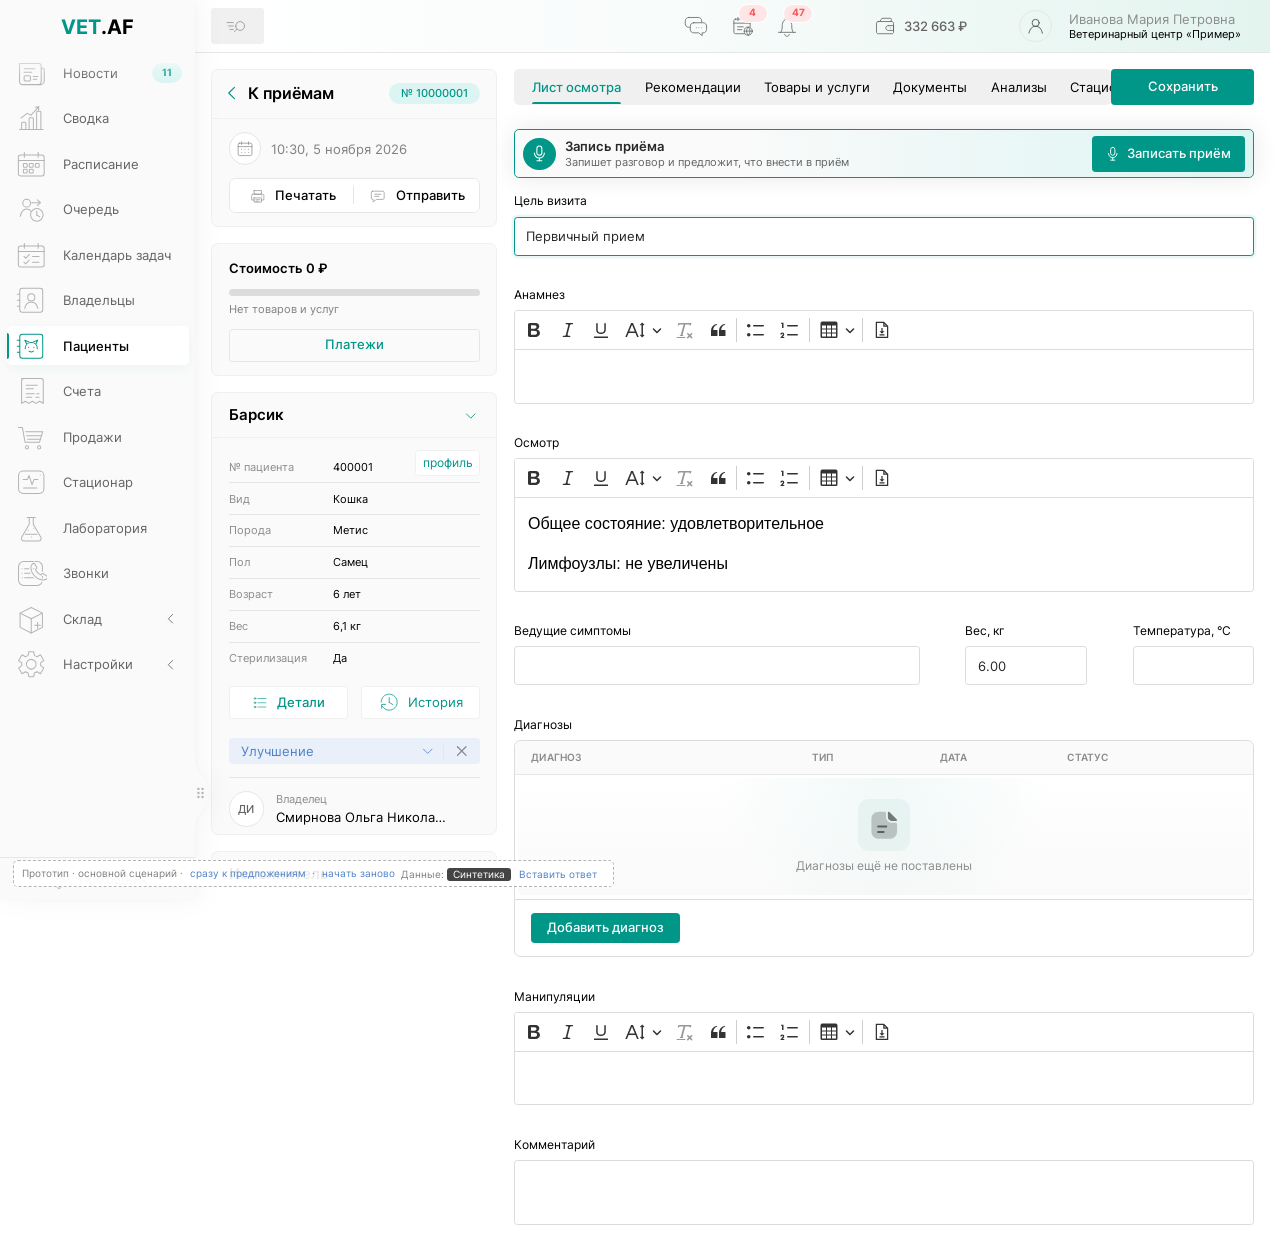
<file: index.html>
<!doctype html>
<html data-device="desktop" lang="ru"><head>
<meta name="robots" content="noindex, nofollow">
    <title>Прототип: предложения из записи приёма</title>
    <meta charset="utf-8">
    <meta name="keywords" content="
【Warning】Also, invalid string(s) was passed to the Language class. See log file for details.">
    <meta name="description" content="
【Warning】Also, invalid string(s) was passed to the Language class. See log file for details.">
    <link href="prototype/vetaf/i/favicon.png" rel="icon" type="image/png">
    <link href="prototype/vetaf/css/base.css" rel="stylesheet" type="text/css">
    <link href="prototype/vetaf/css/frontend/components/jquery-ui.css" rel="stylesheet" type="text/css">
    <link href="prototype/vetaf/css/frontend/components/uploader.css" rel="stylesheet" type="text/css">
    <link href="prototype/vetaf/css/frontend/components/country.css" rel="stylesheet" type="text/css">
    <link href="prototype/vetaf/css/frontend/components/select.css" rel="stylesheet" type="text/css">
    <link href="prototype/vetaf/css/frontend/components/date-picker.css" rel="stylesheet" type="text/css">
    <link href="prototype/vetaf/css/frontend/components/image-cropper.css" rel="stylesheet" type="text/css">
    <link href="prototype/vetaf/css/frontend/components/notifications.css" rel="stylesheet" type="text/css">
    <link href="prototype/vetaf/css/frontend/components/messages.css" rel="stylesheet" type="text/css">
    <link href="prototype/vetaf/css/frontend/components/animal-status.css" rel="stylesheet" type="text/css">
    <link href="prototype/vetaf/css/frontend/components/assistant.css" rel="stylesheet" type="text/css">
    <link href="prototype/vetaf/css/frontend/components/delete-request.css" rel="stylesheet" type="text/css">
    <link href="prototype/vetaf/css/frontend/components/left-pane-slider.css" rel="stylesheet" type="text/css">
    <link href="prototype/vetaf/css/frontend/components/filter.css" rel="stylesheet" type="text/css">
    <link href="prototype/vetaf/css/frontend/common.css" rel="stylesheet" type="text/css">
    <link href="prototype/vetaf/css/frontend/employee/common.css" rel="stylesheet" type="text/css">
    <link href="prototype/vetaf/css/frontend/employee/content/messages.css" rel="stylesheet" type="text/css">
    <link href="prototype/vetaf/css/frontend/components/telephony-ws.css" rel="stylesheet" type="text/css">    <link href="prototype/vetaf/css/frontend/libs/fancybox.css" rel="stylesheet" type="text/css"><link href="prototype/vetaf/css/libs/ckeditor.css" rel="stylesheet" type="text/css"><link href="prototype/vetaf/css/frontend/components/marking.css" rel="stylesheet" type="text/css"><link href="prototype/vetaf/css/frontend/components/ckeditor.css" rel="stylesheet" type="text/css"><link href="prototype/vetaf/css/frontend/components/sales.css" rel="stylesheet" type="text/css"><link href="prototype/vetaf/css/frontend/components/items-category-selector.css" rel="stylesheet" type="text/css"><link href="prototype/vetaf/css/frontend/employee/content/patients/visits/history.css" rel="stylesheet" type="text/css"><link href="prototype/vetaf/css/frontend/employee/content/patients/visits/diagnoses.css" rel="stylesheet" type="text/css"><link href="prototype/vetaf/css/frontend/employee/content/patients/visits/documents.css" rel="stylesheet" type="text/css"><link href="prototype/vetaf/css/frontend/employee/content/patients/common.css" rel="stylesheet" type="text/css"><link href="prototype/vetaf/css/frontend/employee/content/patients/visits/index.css" rel="stylesheet" type="text/css"><link href="prototype/vetaf/css/frontend/employee/content/patients/prescriptions.css" rel="stylesheet" type="text/css"><link href="prototype/vetaf/css/frontend/employee/content/patients/visits/prescriptions.css" rel="stylesheet" type="text/css"><link href="prototype/vetaf/css/frontend/employee/content/patients/visits/analyzes.css" rel="stylesheet" type="text/css"><link href="prototype/vetaf/css/frontend/employee/content/patients/visits/laboratories/internal.css" rel="stylesheet" type="text/css"><link href="prototype/vetaf/css/frontend/components/categories-manager.css" rel="stylesheet" type="text/css"><link href="prototype/vetaf/css/frontend/employee/content/patients/visits/hospital/dynamic.css" rel="stylesheet" type="text/css"><link href="prototype/vetaf/css/frontend/employee/content/patients/visits/hospital/appointments.css" rel="stylesheet" type="text/css">    <link href="prototype/vetaf/css/screens.css" rel="stylesheet" type="text/css">
<link rel="stylesheet" href="prototype/scribe-A.css?v=1794473983">
<link rel="stylesheet" href="prototype/scribe-panel-A.css?v=1794486333">
</head>
<body cz-shortcut-listen="true">
    <div id="settings" data-title="" data-message="" data-success="" data-page="animals" data-session="PROTOTYPE" data-user="0" data-office="0" data-currency=" ₽" data-timezone="Europe/Moscow" data-device="desktop">
    </div>
    <nav class="expanded" id="menu">
        <header>
            <a href="/" class="logo">
                <span>V</span>
                <span>VET</span>
                <span>.AF</span>
            </a>
        </header>
        <section class="general-menu">
                            <div>
                    <a data-page="news" href="/news">
                        <svg><use href="prototype/vetaf/i/frontend/employee/svg/icons.svg#news"></use></svg>
                        <span>Новости</span>
                                                    <span class="counter">11</span>
                                            </a>
                </div>
                            <div>
                    <a data-page="dashboard" href="/dashboard">
                        <svg><use href="prototype/vetaf/i/frontend/employee/svg/icons.svg#dashboard"></use></svg>
                        <span>Сводка</span>
                                            </a>
                </div>
                            <div>
                    <a data-page="timetable" href="/timetable">
                        <svg><use href="prototype/vetaf/i/frontend/employee/svg/icons.svg#timetable"></use></svg>
                        <span>Расписание</span>
                                            </a>
                </div>
                            <div>
                    <a data-page="queue" href="/queue">
                        <svg><use href="prototype/vetaf/i/frontend/employee/svg/icons.svg#queue"></use></svg>
                        <span>Очередь</span>
                                            </a>
                </div>
                            <div>
                    <a data-page="tasks" href="/tasks">
                        <svg><use href="prototype/vetaf/i/frontend/employee/svg/icons.svg#tasks"></use></svg>
                        <span>Календарь задач</span>
                                            </a>
                </div>
                            <div>
                    <a data-page="owners" href="/owners">
                        <svg><use href="prototype/vetaf/i/frontend/employee/svg/icons.svg#owners"></use></svg>
                        <span>Владельцы</span>
                                            </a>
                </div>
                            <div>
                    <a data-page="animals" href="/animals" class="selected">
                        <svg><use href="prototype/vetaf/i/frontend/employee/svg/icons.svg#animals"></use></svg>
                        <span>Пациенты</span>
                                            </a>
                </div>
                            <div>
                    <a data-page="bills" href="/bills">
                        <svg><use href="prototype/vetaf/i/frontend/employee/svg/icons.svg#bills"></use></svg>
                        <span>Счета</span>
                                            </a>
                </div>
                            <div>
                    <a data-page="shop" href="/shop">
                        <svg><use href="prototype/vetaf/i/frontend/employee/svg/icons.svg#shop"></use></svg>
                        <span>Продажи</span>
                                            </a>
                </div>
                            <div>
                    <a data-page="hospital" href="/hospital">
                        <svg><use href="prototype/vetaf/i/frontend/employee/svg/icons.svg#hospital"></use></svg>
                        <span>Стационар</span>
                                            </a>
                </div>
                            <div>
                    <a data-page="laboratory" href="/laboratory">
                        <svg><use href="prototype/vetaf/i/frontend/employee/svg/icons.svg#laboratory"></use></svg>
                        <span>Лаборатория</span>
                                            </a>
                </div>
                            <div>
                    <a data-page="telephony" href="/telephony">
                        <svg><use href="prototype/vetaf/i/frontend/employee/svg/icons.svg#telephony"></use></svg>
                        <span>Звонки</span>
                                            </a>
                </div>
                                        <div class="multi">
                    <header>
                        <a href="#">
                            <svg><use href="prototype/vetaf/i/frontend/employee/svg/icons.svg#stock"></use></svg>
                            <span>Склад</span>
                            <svg class="arrow"><use href="prototype/vetaf/i/frontend/employee/svg/icons.svg#arrow"></use></svg>
                        </a>
                    </header>
                                            <a data-page="goods" href="/stock/goods">
                            <svg><use href="prototype/vetaf/i/frontend/employee/svg/icons.svg#goods"></use></svg>
                            <span>Товары</span>
                        </a>
                                            <a data-page="services" href="/stock/services">
                            <svg><use href="prototype/vetaf/i/frontend/employee/svg/icons.svg#services"></use></svg>
                            <span>Услуги</span>
                        </a>
                                            <a data-page="supplies" href="/stock/supplies">
                            <svg><use href="prototype/vetaf/i/frontend/employee/svg/icons.svg#supplies"></use></svg>
                            <span>Учёт</span>
                        </a>
                                    </div>
                                        <div class="multi">
                    <header>
                        <a href="#">
                            <svg><use href="prototype/vetaf/i/frontend/employee/svg/icons.svg#setting"></use></svg>
                            <span>Настройки</span>
                            <svg class="arrow"><use href="prototype/vetaf/i/frontend/employee/svg/icons.svg#arrow"></use></svg>
                        </a>
                    </header>
                                            <a data-page="organization" href="/settings/organization">
                            <svg><use href="prototype/vetaf/i/frontend/employee/svg/icons.svg#organization"></use></svg>
                            <span>Организация</span>
                        </a>
                                            <a data-page="office" href="/settings/office">
                            <svg><use href="prototype/vetaf/i/frontend/employee/svg/icons.svg#office"></use></svg>
                            <span>Филиал</span>
                        </a>
                                            <a data-page="employees" href="/settings/employees">
                            <svg><use href="prototype/vetaf/i/frontend/employee/svg/icons.svg#employees"></use></svg>
                            <span>Сотрудники</span>
                        </a>
                                            <a data-page="documents" href="/settings/documents">
                            <svg><use href="prototype/vetaf/i/frontend/employee/svg/icons.svg#documents"></use></svg>
                            <span>Шаблоны</span>
                        </a>
                                    </div>
                    </section>
        <div data-ai="">
            <div data-role="form" data-loader="skeleton" data-url="/components/assistant">
                <span><svg><use href="prototype/vetaf/i/frontend/employee/svg/icons.svg#ai-assistant"></use></svg></span>
                <span>Помощник</span>
            </div>
        </div>
        <button data-url="/profile/menu" data-role="menu-collapse">
            <svg><use href="prototype/vetaf/i/frontend/employee/svg/icons.svg#menu-collapse"></use></svg>
        </button>
    </nav>
    <header id="top-header">
        <div id="h-search">
            <label class="search-field-block">
                <input type="search" data-url="/search" data-style="search" data-append="#search-holder" autocomplete="off" placeholder="Поиск" class="ui-autocomplete-input">
                <svg><use href="prototype/vetaf/i/frontend/employee/svg/icons.svg#search"></use></svg>
            </label>
            <div id="search-holder"><ul id="ui-id-1" tabindex="0" class="ui-menu ui-widget ui-widget-content ui-autocomplete ui-front" style="display: none;"></ul></div>
        </div>
        <div id="h-indications">    <a id="h-messages" title="Сообщения" data-role="form" data-loader="circle" data-url="/components/messages" href="#">
        <svg><use href="prototype/vetaf/i/frontend/employee/svg/icons.svg#chat"></use></svg>
        <span class="counter invisible">0</span>
    </a>

    <a id="h-online" title="Онлайн-запись" href="/online-requests">
        <svg><use href="prototype/vetaf/i/frontend/employee/svg/icons.svg#online-requests"></use></svg>
        <span class="counter">4</span>
    </a>

<a id="h-notifications" title="Уведомления" href="#" data-role="form" data-loader="circle" data-url="/components/notifications">
    <svg><use href="prototype/vetaf/i/frontend/employee/svg/icons.svg#notification"></use></svg>
    <span class="counter">47</span>
</a>

    <a id="h-balance" title="Баланс" href="/settings/organization/tariffs">
        <svg><use href="prototype/vetaf/i/frontend/employee/svg/icons.svg#wallet"></use></svg>
        332 663 ₽
    </a>
</div>
        <div id="h-profile">
            <div class="profile">
                <div data-target="avatar" class="avatar">
                                            <svg><use href="prototype/vetaf/i/frontend/employee/svg/icons.svg#user"></use></svg>
                                    </div>
                <section>
                    <span class="title">Иванова Мария Петровна</span>
                    <span>Ветеринарный центр «Пример»</span>
                </section>
            </div>
            <div class="profile-menu-container">
                <div class="profile-menu general-menu">
                                            <div class="multi">
                            <header>
                                <a class="office-selector" href="#">
                                    <svg><use href="prototype/vetaf/i/frontend/employee/svg/icons.svg#change-office"></use></svg>
                                    <span>Сменить филиал</span>
                                    <svg class="arrow"><use href="prototype/vetaf/i/frontend/employee/svg/icons.svg#arrow"></use></svg>
                                </a>
                            </header>
                            <main>
                                                                    <a href="/profile/offices/change/2">
                                        <svg><use href="prototype/vetaf/i/frontend/employee/svg/icons.svg#tick"></use></svg>
                                        <span>Ветеринарная клиника «Пример-2»</span>
                                    </a>
                                                                    <a class="current" href="/profile/offices/change/3">
                                        <svg><use href="prototype/vetaf/i/frontend/employee/svg/icons.svg#tick"></use></svg>
                                        <span>Ветеринарный центр «Пример»</span>
                                    </a>
                                                                    <a href="/profile/offices/change/1">
                                        <svg><use href="prototype/vetaf/i/frontend/employee/svg/icons.svg#tick"></use></svg>
                                        <span>ОРиИТ</span>
                                    </a>
                                                            </main>
                        </div>
                                        <div>
                        <a href="/profile">
                            <svg><use href="prototype/vetaf/i/frontend/employee/svg/icons.svg#profile"></use></svg>
                            <span>Мой профиль</span>
                        </a>
                    </div>
                                            <div>
                            <a data-role="form" data-loader="skeleton" data-url="/modules/cashbox/operation/form" href="#">
                                <span><svg><use href="prototype/vetaf/i/frontend/employee/svg/icons.svg#cashbox"></use></svg></span>
                                <span>Онлайн-кассы</span>
                            </a>
                        </div>
                                        <div><a href="/help">
                            <svg><use href="prototype/vetaf/i/frontend/employee/svg/icons.svg#help"></use></svg>
                            <span>Справка</span>
                        </a></div>
                    <div>
                        <a href="/logout">
                            <svg><use href="prototype/vetaf/i/frontend/employee/svg/icons.svg#logout"></use></svg>
                            <span>Выход из системы</span>
                        </a>
                    </div>
                </div>
            </div>
        </div>
    </header>
    <main>
    <aside class="left-section" data-type="actual">
                                    <div id="local-storage" class="attention-block">
                    <div>Имеется ранее не сохранённый приём!</div>
                    <div>
                        <button data-action="delete" class="button">Отменить</button>
                        <button data-action="load" class="button green">Загрузить</button>
                    </div>
                </div>
                <section class="visit-block">
            <header>
                <a href="/animals/history/animal:400001">
                    <svg class="arrow"><use href="prototype/vetaf/i/frontend/employee/svg/icons.svg#arrow"></use></svg>
                    <span>К приёмам</span>
                </a>
                <div class="status-block" data-status="1">№ 10000001</div>
            </header>
            <div class="date">
                <span><svg><use href="prototype/vetaf/i/frontend/employee/svg/icons.svg#calendar"></use></svg></span>
                <span>
                                        10:30, 5 ноября 2026
                </span>
            </div>
                            <form class="share-block">
                    <header>
                            <span data-type="print">
                                <svg><use href="prototype/vetaf/i/frontend/employee/svg/icons.svg#print"></use></svg>
                                Печатать
                            </span>
                        <span data-type="share">
                                <svg><use href="prototype/vetaf/i/frontend/employee/svg/icons.svg#message"></use></svg>
                                Отправить
                            </span>
                    </header>
                    <section>
                        <div data-id="sections">
                            <header>
                                <div>Текущий приём</div>
                                <span data-role="date">Период</span>
                                <label>
                                    <input id="period" autocomplete="off" placeholder="дд.мм.гггг - дд.мм.гггг" data-mask-alias="datetime" data-mask-format="dd.mm.yyyy - dd.mm.yyyy" data-mask-placeholder="дд.мм.гггг - дд.мм.гггг" class="calendar" inputmode="numeric">
                                </label>
                            </header>
                            <section>
                                <label class="checkbox">
                                    <input data-name="inspection" checked="" type="checkbox">
                                    <span>Лист осмотра</span>
                                </label>
                                <label class="checkbox">
                                    <input data-name="treatment" checked="" type="checkbox">
                                    <span>План лечения</span>
                                </label>
                                <label class="checkbox">
                                    <input data-name="recommendation" checked="" type="checkbox">
                                    <span>Рекомендации</span>
                                </label>
                            </section>
                        </div>
                        <div data-id="print">
                            <a href="#" data-loader="circle" data-url="/animals/history/share" class="button green">Печатать</a>
                        </div>
                        <div data-id="share">
                            <section>
                                <div>
                                    <label class="slider small">
                                        <span><input type="checkbox" data-name="email-selector">Электронная почта</span>
                                    </label>
                                    <label><input type="text" data-name="email" value="owner@example.com"></label>
                                </div>
                                                                                                                                                                                            </section>
                            <a href="#" data-loader="circle" data-url="/animals/history/share" class="button disabled">Отправить</a>
                        </div>
                    </section>
                </form>
                    </section>
        <section class="collaborators-block">
            <header>
                Совместная работа
                <span title="Внимание другие сотрудники работают с приёмом, есть вероятность, что данные приёма будут перезаписаны другим сотрудником." class="help tooltip">
                    <svg><use href="prototype/vetaf/i/frontend/employee/svg/icons.svg#help"></use></svg>
                </span>
            </header>
            <section></section>
        </section>
        <section class="payment-block">
            <div>Стоимость <span>15 141 ₽</span></div>
            <div>
                <div class="progress"><div style="width: 100%;"></div></div>
                <div data-title-empty="Нет товаров и услуг" data-title-paid="Оплачено" data-title-paid-partly="из" class="title">
                                            Оплачено
                                    </div>
            </div>
                                        <button type="button" class="button visible" data-role="form" data-post-id="10000001" data-url="/sales/pay" data-loader="circle">Платежи</button>
                    </section>
        <section class="animal-block collapse-block opened">
            <header>
                <span>
                    <span>Барсик</span>
                    <svg class="arrow"><use href="prototype/vetaf/i/frontend/employee/svg/icons.svg#arrow"></use></svg>
                </span>
            </header>
            <div class="details">
    <header>№ пациента</header>
    <span class="profile"><span>400001</span><a class="button green-title" data-loader="circle" data-post-animal="400001" data-role="form" data-url="/animals/update"><span>профиль</span></a></span>
    <header>Вид</header>
    <span>Кошка</span>
            <header>Порода</header>
        <span>Метис</span>
        <header>Пол</header>
    <span>Самец</span>
    <header>Возраст</header>
    <span>6 лет</span>
            <header>Вес</header>
        <span class="weight">6,1 кг</span>
        <header>Стерилизация</header>
    <span>Нет</span>
        
</div>
            <div class="control">
                <div class="dropdown-button">
                    <div class="button green"><svg><use href="prototype/vetaf/i/frontend/employee/svg/icons.svg#more"></use></svg>Детали</div>
                    <div class="data">
                        <span class="button green"><svg><use href="prototype/vetaf/i/frontend/employee/svg/icons.svg#more"></use></svg>Детали</span>
                        <div>
                            <a target="_blank" href="/animals/vaccinations/animal:400001">Вакцинации <svg class="arrow"><use href="prototype/vetaf/i/frontend/employee/svg/icons.svg#arrow"></use></svg></a>
                            <a target="_blank" href="/animals/tasks/animal:400001">Задачи <svg class="arrow"><use href="prototype/vetaf/i/frontend/employee/svg/icons.svg#arrow"></use></svg></a>
                            <a data-role="form" data-loader="skeleton" data-post-id="10000001" data-url="/animals/history/queue" href="#"><span>Передать в очередь</span></a>
                            <a data-role="form" data-loader="skeleton" data-post-id="10000001" data-url="/animals/history/control" href="#"><span>Контроль приёма</span></a>
                                                            <a data-role="form" data-loader="skeleton" data-post-id="10000001" data-url="/animals/prescriptions/create" href="#"><span>Выписать рецепт</span></a>
                                                    </div>
                    </div>
                </div>
                <a data-role="form" class="button green-title" data-loader="circle" data-url="/animals/history/medical-history" data-post-visit="10000001" data-post-animal="400001" href="#">
                    <svg><use href="prototype/vetaf/i/frontend/employee/svg/icons.svg#history"></use></svg>
                    <span>История</span>
                </a>
            </div>
            <div class="animal-status-positive" data-animal="400001">
                <div data-template="status" class="custom-select">
    <div class="data">
                                                                        <label>
            <input type="hidden" value="positive" name="status" id="status" data-onselect="/animals/status">
            <input readonly="" autocomplete="off" type="text" data-title="Улучшение" value="Улучшение" placeholder="Выберите статус">
            <svg class="close visible"><use href="prototype/vetaf/i/frontend/svg/icons.svg#close"></use></svg>
            <svg class="arrow  hidden"><use href="prototype/vetaf/i/frontend/employee/svg/icons.svg#arrow"></use></svg>
        </label>
    </div>
    <div class="select">
                            <label data-role="search" class="search-field-block">
                <input autocomplete="off" type="search" placeholder="Поиск">
                <svg><use href="prototype/vetaf/i/frontend/employee/svg/icons.svg#search"></use></svg>
            </label>
                <div data-view="list">
                            <div class="empty-list">
                    <span><svg><use href="prototype/vetaf/i/frontend/svg/icons.svg#empty-list-by-search"></use></svg></span>
                    <div>Ничего не найдено</div>
                </div>
                            <span data-id="healthy">
        <span><span class="status"></span>Здоров</span>
        <svg class="tick"><use href="prototype/vetaf/i/frontend/employee/svg/icons.svg#tick"></use></svg>
    </span>
    <span data-id="positive">
        <span><span class="status"></span>Улучшение</span>
        <svg class="tick"><use href="prototype/vetaf/i/frontend/employee/svg/icons.svg#tick"></use></svg>
    </span>
    <span data-id="treatment">
        <span><span class="status"></span>На лечении</span>
        <svg class="tick"><use href="prototype/vetaf/i/frontend/employee/svg/icons.svg#tick"></use></svg>
    </span>
    <span data-id="negative">
        <span><span class="status"></span>Ухудшение</span>
        <svg class="tick"><use href="prototype/vetaf/i/frontend/employee/svg/icons.svg#tick"></use></svg>
    </span>
    <span data-id="examination">
        <span><span class="status"></span>Обследование</span>
        <svg class="tick"><use href="prototype/vetaf/i/frontend/employee/svg/icons.svg#tick"></use></svg>
    </span>
    <span data-id="death">
        <span><span class="status"></span>Погиб</span>
        <svg class="tick"><use href="prototype/vetaf/i/frontend/employee/svg/icons.svg#tick"></use></svg>
    </span>
    <span data-id="inactive">
        <span><span class="status"></span>Неактивен</span>
        <svg class="tick"><use href="prototype/vetaf/i/frontend/employee/svg/icons.svg#tick"></use></svg>
    </span>
                    </div>
            </div>
</div>            </div>
            <a class="user-profile" target="_blank" href="/owners/id:300001">
                <span class="avatar">
                                            ДИ
                                    </span>
                <span class="data">
                    <span class="label">Владелец</span>
                    <span class="name">Смирнова Ольга Николаевна</span>
                </span>
            </a>
        </section>
                <section class="employee-block collapse-block">
            <header>
                <span>
                    <span>Исполнитель</span>
                    <svg class="arrow"><use href="prototype/vetaf/i/frontend/employee/svg/icons.svg#arrow"></use></svg>
                </span>
            </header>
            
    <a class="user-profile" target="_blank" data-post-employees="1000001" data-post-type="changeEmployee" data-post-visit="10000001" data-role="form" data-loader="skeleton" data-url="/sales/employees" href="#">
        <span class="avatar">
                            <img alt="" src="data:image/svg+xml;utf8,<svg xmlns='http://www.w3.org/2000/svg' width='96' height='96'><rect width='96' height='96' fill='%23DCDCDC'/><circle cx='48' cy='38' r='18' fill='%23B4B4B4'/><rect x='18' y='62' width='60' height='40' rx='30' fill='%23B4B4B4'/></svg>">
                    </span>
        <span class="data">
            <span class="label">Сотрудник</span>
            <span class="name">Петрова Анна Сергеевна</span>
        </span>
    </a>

        </section>
    </aside>
    <div class="template" data-type="actual">
        <header class="header-sticky">
            <div>
                <nav data-tab="control">
    <a data-id="inspections" data-status="active" href="#">Лист осмотра</a>
            <a data-id="recommendations" href="#" data-status="">Рекомендации</a>
        <a data-id="items" href="#" data-status="">Товары и услуги</a>
        <a data-id="documents" href="#" data-status="">Документы</a>
        <a data-id="analyzes" href="#" data-status="">Анализы</a>
        <a data-id="hospital" href="#" data-status="">Стационар</a>
    
</nav>
                <div class="dropdown-button">
                    <div class="button green">Сохранить</div>
                    <div class="data">
                        <span class="button green">Сохранить</span>
                        <div>
                                                                                        <a href="#" data-role="form" data-target="#visit-form" data-post-status="1" data-url="/animals/history/submit" data-loader="skeleton">
                                    <svg><use href="prototype/vetaf/i/frontend/employee/svg/icons.svg#visit-completed"></use></svg>
                                    <span>Завершить</span>
                                </a>
                                <a href="#" data-role="form" data-target="#visit-form" data-post-status="0" data-url="/animals/history/submit" data-loader="skeleton">
                                    <svg><use href="prototype/vetaf/i/frontend/employee/svg/icons.svg#visit-in-work"></use></svg>
                                    <span>В работе</span>
                                </a>
                                                        <a href="/animals/history/animal:400001">
                                <svg><use href="prototype/vetaf/i/frontend/svg/icons.svg#close"></use></svg>
                                <span>Не сохранять</span>
                            </a>
                        </div>
                    </div>
                </div>
            </div>
        </header>
        <form id="visit-form" action="#">
            <input type="hidden" id="id" name="id" value="10000001">
            <div data-status="active" data-tab="pane" data-id="inspections">
                <div>
                    <label class="visit-target">
                                                <span>
                            Цель визита
                            <span id="title-length" class="" style="display: none;">
                                <span>22</span>
                                <span class="slash">/</span>
                                <span>65</span>
                                </span></span>
                            <span>
                            <input autofocus="" name="title" id="title" value="Первичный прием" type="text">
                        </span>
                    </label>
                    <label>
                        <span>Анамнез</span>
                        <textarea data-ckeditor="" data-ckeditor-exlude="Alignment,Image,Indent,IndentBlock,LineHeight,Link,Heading,HorizontalLine,PageBreak,ShowBlocks" id="anamnesis" name="anamnesis" style="display: none;"></textarea><div class="ck ck-reset ck-editor ck-rounded-corners" role="application" dir="ltr" lang="en" aria-labelledby="ck-editor__label_e98dd7ec32af852b630a4e9194faa3717"><label class="ck ck-label ck-voice-label" id="ck-editor__label_e98dd7ec32af852b630a4e9194faa3717">Редактор</label><div class="ck ck-editor__top ck-reset_all" role="presentation"><div class="ck ck-sticky-panel"><div class="ck ck-sticky-panel__placeholder" style="display: none;"></div><div class="ck ck-sticky-panel__content"><div class="ck ck-toolbar ck-toolbar_grouping" role="toolbar" aria-label="Панель инструментов редактора" tabindex="-1"><div class="ck ck-toolbar__items"><button class="ck ck-button ck-off" type="button" tabindex="-1" aria-pressed="false" aria-labelledby="ck-editor__aria-label_e28337a88f4301f6724d788301966ed1a" data-cke-tooltip-text="Жирный (⌘B)" data-cke-tooltip-position="s"><svg class="ck ck-icon ck-reset_all-excluded ck-icon_inherit-color ck-button__icon" viewBox="0 0 20 20" aria-hidden="true"><path d="M10.187 17H5.773q-.956 0-1.364-.415-.41-.416-.409-1.323V4.738q0-.926.419-1.332.418-.405 1.354-.406h4.68q1.035 0 1.793.124.76.124 1.36.478.512.296.906.75a3.26 3.26 0 0 1 .808 2.162q0 2.102-2.167 3.075 2.846.879 2.847 3.421a3.76 3.76 0 0 1-2.296 3.504 6 6 0 0 1-1.517.377q-.857.11-2 .11zm-.217-6.217H7v4.087h3.069q2.965 0 2.965-2.072 0-1.061-.768-1.537-.768-.478-2.296-.478M7 5.13v3.619h2.606q1.093 0 1.69-.2a1.6 1.6 0 0 0 .91-.765q.247-.4.247-.897 0-1.06-.778-1.409-.778-.348-2.375-.348z"></path></svg><span class="ck ck-button__label" id="ck-editor__aria-label_e28337a88f4301f6724d788301966ed1a">Жирный</span></button><button class="ck ck-button ck-off" type="button" tabindex="-1" aria-pressed="false" aria-labelledby="ck-editor__aria-label_eb85d5d29a83373fd201fa0e88e337879" data-cke-tooltip-text="Курсив (⌘I)" data-cke-tooltip-position="s"><svg class="ck ck-icon ck-reset_all-excluded ck-icon_inherit-color ck-button__icon" viewBox="0 0 20 20" aria-hidden="true"><path d="m9.586 14.633.021.004q-.054.502.393.962.123.125.274.201h1.474a.6.6 0 1 1 0 1.2H5.304a.6.6 0 0 1 0-1.2h1.15q.711-.106 1.005-.334.235-.182.404-.597l2.416-9.55a1.05 1.05 0 0 0-.281-.823 1.1 1.1 0 0 0-.442-.296H8.15a.6.6 0 0 1 0-1.2h6.443a.6.6 0 1 1 0 1.2h-1.195q-.564.084-.823.296-.323.263-.623.79z"></path></svg><span class="ck ck-button__label" id="ck-editor__aria-label_eb85d5d29a83373fd201fa0e88e337879">Курсив</span></button><button class="ck ck-button ck-off" type="button" tabindex="-1" aria-pressed="false" aria-labelledby="ck-editor__aria-label_efd0203ddfce2ee75cb06745c77ffa018" data-cke-tooltip-text="Подчеркнутый (⌘U)" data-cke-tooltip-position="s"><svg class="ck ck-icon ck-reset_all-excluded ck-icon_inherit-color ck-button__icon" viewBox="0 0 20 20" aria-hidden="true"><path d="M3 18v-1.5h14V18zm2.2-8V3.6c0-.4.4-.6.8-.6.3 0 .7.2.7.6v6.2c0 2 1.3 2.8 3.2 2.8s3.4-.9 3.4-2.9V3.6c0-.3.4-.5.8-.5.3 0 .7.2.7.5V10c0 2.7-2.2 4-4.9 4-2.6 0-4.7-1.2-4.7-4"></path></svg><span class="ck ck-button__label" id="ck-editor__aria-label_efd0203ddfce2ee75cb06745c77ffa018">Подчеркнутый</span></button><div class="ck ck-dropdown ck-font-size-dropdown"><button class="ck ck-button ck-off ck-dropdown__button" type="button" tabindex="-1" aria-labelledby="ck-editor__aria-label_efff7e1508bccc603c861306c0c84d0a4" data-cke-tooltip-text="Размер шрифта" data-cke-tooltip-position="s" aria-haspopup="true" aria-expanded="false"><svg class="ck ck-icon ck-reset_all-excluded ck-icon_inherit-color ck-button__icon" viewBox="0 0 20 20" aria-hidden="true"><path d="M9.816 11.5 7.038 4.785 4.261 11.5zm.62 1.5H3.641l-1.666 4.028H.312l5.789-14h1.875l5.789 14h-1.663zm7.55 2.279.779-.779.707.707-2.265 2.265-2.193-2.265.707-.707.765.765V4.825q0-.063.002-.123l-.77.77-.707-.707L17.207 2.5l2.265 2.265-.707.707-.782-.782q.003.065.003.135z"></path></svg><span class="ck ck-button__label" id="ck-editor__aria-label_efff7e1508bccc603c861306c0c84d0a4">Размер шрифта</span><svg class="ck ck-icon ck-reset_all-excluded ck-icon_inherit-color ck-dropdown__arrow" viewBox="0 0 10 10" aria-hidden="true"><path d="M.941 4.523a.75.75 0 1 1 1.06-1.06l3.006 3.005 3.005-3.005a.75.75 0 1 1 1.06 1.06l-3.549 3.55a.75.75 0 0 1-1.168-.136z"></path></svg></button><div class="ck ck-reset ck-dropdown__panel ck-dropdown__panel_se" tabindex="-1"></div></div><button class="ck ck-button ck-disabled ck-off" type="button" tabindex="-1" aria-labelledby="ck-editor__aria-label_ee0a23012f86508ae6401872917f20294" aria-disabled="true" data-cke-tooltip-text="Убрать форматирование" data-cke-tooltip-position="s"><svg class="ck ck-icon ck-reset_all-excluded ck-icon_inherit-color ck-button__icon" viewBox="0 0 20 20" aria-hidden="true"><path d="M8.69 14.915q.08.078.36.093a.366.366 0 0 1 .345.485l-.003.01a.74.74 0 0 1-.697.497h-2.67a.374.374 0 0 1-.353-.496l.013-.038a.68.68 0 0 1 .644-.458q.295-.018.386-.093a.3.3 0 0 0 .072-.11L9.592 4.5H6.269q-.538-.026-.75.09-.213.117-.442.563c-.192.29-.516.464-.864.464H4.17a.43.43 0 0 1-.407-.569L4.46 3h13.08l-.62 2.043a.81.81 0 0 1-.775.574h-.114a.486.486 0 0 1-.486-.486q.002-.426-.167-.54-.168-.114-.766-.091h-3.28l-2.68 10.257q-.009.111.038.158M3 17h8a.5.5 0 1 1 0 1H3a.5.5 0 1 1 0-1m11.299 1.17a.75.75 0 1 1-1.06-1.06l1.414-1.415-1.415-1.414a.75.75 0 0 1 1.06-1.06l1.415 1.414 1.414-1.415a.75.75 0 1 1 1.06 1.06l-1.413 1.415 1.414 1.415a.75.75 0 0 1-1.06 1.06l-1.415-1.414z"></path></svg><span class="ck ck-button__label" id="ck-editor__aria-label_ee0a23012f86508ae6401872917f20294">Убрать форматирование</span></button><button class="ck ck-button ck-off" type="button" tabindex="-1" aria-pressed="false" aria-labelledby="ck-editor__aria-label_e4ce23375a9f6fcd84c76b3e5cb166b55" data-cke-tooltip-text="Цитата" data-cke-tooltip-position="s"><svg class="ck ck-icon ck-reset_all-excluded ck-icon_inherit-color ck-button__icon" viewBox="0 0 20 20" aria-hidden="true"><path d="M3 10.423a6.5 6.5 0 0 1 6.056-6.408l.038.67C6.448 5.423 5.354 7.663 5.22 10H9c.552 0 .5.432.5.986v4.511c0 .554-.448.503-1 .503h-5c-.552 0-.5-.449-.5-1.003zm8 0a6.5 6.5 0 0 1 6.056-6.408l.038.67c-2.646.739-3.74 2.979-3.873 5.315H17c.552 0 .5.432.5.986v4.511c0 .554-.448.503-1 .503h-5c-.552 0-.5-.449-.5-1.003z"></path></svg><span class="ck ck-button__label" id="ck-editor__aria-label_e4ce23375a9f6fcd84c76b3e5cb166b55">Цитата</span></button><span class="ck ck-toolbar__separator"></span><button class="ck ck-button ck-off" type="button" tabindex="-1" aria-pressed="false" aria-labelledby="ck-editor__aria-label_ea9be65e3f6f0fa0763935f972804a081" data-cke-tooltip-text="Маркированный список" data-cke-tooltip-position="s"><svg class="ck ck-icon ck-reset_all-excluded ck-icon_inherit-color ck-button__icon" viewBox="0 0 20 20" aria-hidden="true"><path d="M7 5.75c0 .414.336.75.75.75h9.5a.75.75 0 1 0 0-1.5h-9.5a.75.75 0 0 0-.75.75m-6 0C1 4.784 1.777 4 2.75 4c.966 0 1.75.777 1.75 1.75 0 .966-.777 1.75-1.75 1.75C1.784 7.5 1 6.723 1 5.75m6 9c0 .414.336.75.75.75h9.5a.75.75 0 1 0 0-1.5h-9.5a.75.75 0 0 0-.75.75m-6 0c0-.966.777-1.75 1.75-1.75.966 0 1.75.777 1.75 1.75 0 .966-.777 1.75-1.75 1.75-.966 0-1.75-.777-1.75-1.75"></path></svg><span class="ck ck-button__label" id="ck-editor__aria-label_ea9be65e3f6f0fa0763935f972804a081">Маркированный список</span></button><button class="ck ck-button ck-off" type="button" tabindex="-1" aria-pressed="false" aria-labelledby="ck-editor__aria-label_eb8a61c65bdc3205e321dda309b660143" data-cke-tooltip-text="Нумерованный список" data-cke-tooltip-position="s"><svg class="ck ck-icon ck-reset_all-excluded ck-icon_inherit-color ck-button__icon" viewBox="0 0 20 20" aria-hidden="true"><path d="M7 5.75c0 .414.336.75.75.75h9.5a.75.75 0 1 0 0-1.5h-9.5a.75.75 0 0 0-.75.75M3.5 3v5H2V3.7H1v-1h2.5zM.343 17.857l2.59-3.257H2.92a.6.6 0 1 0-1.04 0H.302a2 2 0 1 1 3.995 0h-.001q-.073.607-.333.988-.263.381-1.244 1.312H4.3v1h-4zM7 14.75a.75.75 0 0 1 .75-.75h9.5a.75.75 0 1 1 0 1.5h-9.5a.75.75 0 0 1-.75-.75"></path></svg><span class="ck ck-button__label" id="ck-editor__aria-label_eb8a61c65bdc3205e321dda309b660143">Нумерованный список</span></button><span class="ck ck-toolbar__separator"></span><div class="ck ck-dropdown"><button class="ck ck-button ck-off ck-dropdown__button" type="button" tabindex="-1" aria-labelledby="ck-editor__aria-label_e0a5eb538fc902736f894b3d9eb53ab05" data-cke-tooltip-text="Вставить таблицу" data-cke-tooltip-position="s" aria-haspopup="true" aria-expanded="false"><svg class="ck ck-icon ck-reset_all-excluded ck-icon_inherit-color ck-button__icon" viewBox="0 0 20 20" aria-hidden="true"><path d="M3 5.5v3h4v-3zm0 4v3h4v-3zm0 4v3h4v-3zm5 3h4v-3H8zm5 0h4v-3h-4zm4-4v-3h-4v3zm0-4v-3h-4v3zm1.5 8A1.5 1.5 0 0 1 17 18H3a1.5 1.5 0 0 1-1.5-1.5V3c.222-.863 1.068-1.5 2-1.5h13c.932 0 1.778.637 2 1.5zm-6.5-4v-3H8v3zm0-4v-3H8v3z"></path></svg><span class="ck ck-button__label" id="ck-editor__aria-label_e0a5eb538fc902736f894b3d9eb53ab05">Вставить таблицу</span><svg class="ck ck-icon ck-reset_all-excluded ck-icon_inherit-color ck-dropdown__arrow" viewBox="0 0 10 10" aria-hidden="true"><path d="M.941 4.523a.75.75 0 1 1 1.06-1.06l3.006 3.005 3.005-3.005a.75.75 0 1 1 1.06 1.06l-3.549 3.55a.75.75 0 0 1-1.168-.136z"></path></svg></button><div class="ck ck-reset ck-dropdown__panel ck-dropdown__panel_se" tabindex="-1"></div></div><span class="ck ck-toolbar__separator"></span><button class="ck ck-button ck-off" type="button" tabindex="-1" aria-labelledby="ck-editor__aria-label_e70a65726e611f7de69582d6ff42b8bb8" data-cke-tooltip-text="Загрузка шаблона" data-cke-tooltip-position="s" data-role="form" data-url="/animals/documents/list" data-loader="circle" data-post-target="anamnesis"><svg class="ck ck-icon ck-reset_all-excluded ck-icon_inherit-color ck-button__icon" viewBox="0 0 32 32" aria-hidden="true"><path d="M 6 3 L 6 29 L 26 29 L 26 9.5996094 L 25.699219 9.3007812 L 19.699219 3.3007812 L 19.400391 3 L 6 3 z M 8 5 L 18 5 L 18 11 L 24 11 L 24 27 L 8 27 L 8 5 z M 20 6.4003906 L 22.599609 9 L 20 9 L 20 6.4003906 z M 15 13 L 15 18 L 12 18 L 16 22 L 20 18 L 17 18 L 17 13 L 15 13 z M 12 23 L 12 25 L 20 25 L 20 23 L 12 23 z"></path></svg><span class="ck ck-button__label" id="ck-editor__aria-label_e70a65726e611f7de69582d6ff42b8bb8">Загрузка шаблона</span></button></div></div></div></div></div><div class="ck ck-editor__main" role="presentation"><div class="ck-table-show-hidden-borders ck-blurred ck ck-content ck-editor__editable ck-rounded-corners ck-editor__editable_inline" lang="en" dir="ltr" role="textbox" aria-label="Редактор форматированного текста. Область редактирования: main. Нажмите ⌥0 для получения помощи." contenteditable="true"><p><br data-cke-filler="true"></p></div></div></div>
                    </label>
                    <label>
                        <span>Осмотр</span>
                        <textarea data-ckeditor="" data-ckeditor-exlude="Alignment,Image,Indent,IndentBlock,LineHeight,Link,Heading,HorizontalLine,PageBreak,ShowBlocks" id="examination" name="examination" style="display: none;"></textarea><div class="ck ck-reset ck-editor ck-rounded-corners" role="application" dir="ltr" lang="en" aria-labelledby="ck-editor__label_e32bfe6e48f82c2abdd6c19ed1f0413e3"><label class="ck ck-label ck-voice-label" id="ck-editor__label_e32bfe6e48f82c2abdd6c19ed1f0413e3">Редактор</label><div class="ck ck-editor__top ck-reset_all" role="presentation"><div class="ck ck-sticky-panel"><div class="ck ck-sticky-panel__placeholder" style="display: none;"></div><div class="ck ck-sticky-panel__content"><div class="ck ck-toolbar ck-toolbar_grouping" role="toolbar" aria-label="Панель инструментов редактора" tabindex="-1"><div class="ck ck-toolbar__items"><button class="ck ck-button ck-off" type="button" tabindex="-1" aria-pressed="false" aria-labelledby="ck-editor__aria-label_ef46b595470b5acd9c1a89313080b8489" data-cke-tooltip-text="Жирный (⌘B)" data-cke-tooltip-position="s"><svg class="ck ck-icon ck-reset_all-excluded ck-icon_inherit-color ck-button__icon" viewBox="0 0 20 20" aria-hidden="true"><path d="M10.187 17H5.773q-.956 0-1.364-.415-.41-.416-.409-1.323V4.738q0-.926.419-1.332.418-.405 1.354-.406h4.68q1.035 0 1.793.124.76.124 1.36.478.512.296.906.75a3.26 3.26 0 0 1 .808 2.162q0 2.102-2.167 3.075 2.846.879 2.847 3.421a3.76 3.76 0 0 1-2.296 3.504 6 6 0 0 1-1.517.377q-.857.11-2 .11zm-.217-6.217H7v4.087h3.069q2.965 0 2.965-2.072 0-1.061-.768-1.537-.768-.478-2.296-.478M7 5.13v3.619h2.606q1.093 0 1.69-.2a1.6 1.6 0 0 0 .91-.765q.247-.4.247-.897 0-1.06-.778-1.409-.778-.348-2.375-.348z"></path></svg><span class="ck ck-button__label" id="ck-editor__aria-label_ef46b595470b5acd9c1a89313080b8489">Жирный</span></button><button class="ck ck-button ck-off" type="button" tabindex="-1" aria-pressed="false" aria-labelledby="ck-editor__aria-label_e588768b19fde812d8001ce49d494e8c5" data-cke-tooltip-text="Курсив (⌘I)" data-cke-tooltip-position="s"><svg class="ck ck-icon ck-reset_all-excluded ck-icon_inherit-color ck-button__icon" viewBox="0 0 20 20" aria-hidden="true"><path d="m9.586 14.633.021.004q-.054.502.393.962.123.125.274.201h1.474a.6.6 0 1 1 0 1.2H5.304a.6.6 0 0 1 0-1.2h1.15q.711-.106 1.005-.334.235-.182.404-.597l2.416-9.55a1.05 1.05 0 0 0-.281-.823 1.1 1.1 0 0 0-.442-.296H8.15a.6.6 0 0 1 0-1.2h6.443a.6.6 0 1 1 0 1.2h-1.195q-.564.084-.823.296-.323.263-.623.79z"></path></svg><span class="ck ck-button__label" id="ck-editor__aria-label_e588768b19fde812d8001ce49d494e8c5">Курсив</span></button><button class="ck ck-button ck-off" type="button" tabindex="-1" aria-pressed="false" aria-labelledby="ck-editor__aria-label_e902216ab09b899acce6a89011c88cf61" data-cke-tooltip-text="Подчеркнутый (⌘U)" data-cke-tooltip-position="s"><svg class="ck ck-icon ck-reset_all-excluded ck-icon_inherit-color ck-button__icon" viewBox="0 0 20 20" aria-hidden="true"><path d="M3 18v-1.5h14V18zm2.2-8V3.6c0-.4.4-.6.8-.6.3 0 .7.2.7.6v6.2c0 2 1.3 2.8 3.2 2.8s3.4-.9 3.4-2.9V3.6c0-.3.4-.5.8-.5.3 0 .7.2.7.5V10c0 2.7-2.2 4-4.9 4-2.6 0-4.7-1.2-4.7-4"></path></svg><span class="ck ck-button__label" id="ck-editor__aria-label_e902216ab09b899acce6a89011c88cf61">Подчеркнутый</span></button><div class="ck ck-dropdown ck-font-size-dropdown"><button class="ck ck-button ck-off ck-dropdown__button" type="button" tabindex="-1" aria-labelledby="ck-editor__aria-label_e9a0eaa4351d3b61f0af6db52edf9d75e" data-cke-tooltip-text="Размер шрифта" data-cke-tooltip-position="s" aria-haspopup="true" aria-expanded="false"><svg class="ck ck-icon ck-reset_all-excluded ck-icon_inherit-color ck-button__icon" viewBox="0 0 20 20" aria-hidden="true"><path d="M9.816 11.5 7.038 4.785 4.261 11.5zm.62 1.5H3.641l-1.666 4.028H.312l5.789-14h1.875l5.789 14h-1.663zm7.55 2.279.779-.779.707.707-2.265 2.265-2.193-2.265.707-.707.765.765V4.825q0-.063.002-.123l-.77.77-.707-.707L17.207 2.5l2.265 2.265-.707.707-.782-.782q.003.065.003.135z"></path></svg><span class="ck ck-button__label" id="ck-editor__aria-label_e9a0eaa4351d3b61f0af6db52edf9d75e">Размер шрифта</span><svg class="ck ck-icon ck-reset_all-excluded ck-icon_inherit-color ck-dropdown__arrow" viewBox="0 0 10 10" aria-hidden="true"><path d="M.941 4.523a.75.75 0 1 1 1.06-1.06l3.006 3.005 3.005-3.005a.75.75 0 1 1 1.06 1.06l-3.549 3.55a.75.75 0 0 1-1.168-.136z"></path></svg></button><div class="ck ck-reset ck-dropdown__panel ck-dropdown__panel_se" tabindex="-1"></div></div><button class="ck ck-button ck-disabled ck-off" type="button" tabindex="-1" aria-labelledby="ck-editor__aria-label_e56a4b3bde5981496984dd5e9776ed8d4" aria-disabled="true" data-cke-tooltip-text="Убрать форматирование" data-cke-tooltip-position="s"><svg class="ck ck-icon ck-reset_all-excluded ck-icon_inherit-color ck-button__icon" viewBox="0 0 20 20" aria-hidden="true"><path d="M8.69 14.915q.08.078.36.093a.366.366 0 0 1 .345.485l-.003.01a.74.74 0 0 1-.697.497h-2.67a.374.374 0 0 1-.353-.496l.013-.038a.68.68 0 0 1 .644-.458q.295-.018.386-.093a.3.3 0 0 0 .072-.11L9.592 4.5H6.269q-.538-.026-.75.09-.213.117-.442.563c-.192.29-.516.464-.864.464H4.17a.43.43 0 0 1-.407-.569L4.46 3h13.08l-.62 2.043a.81.81 0 0 1-.775.574h-.114a.486.486 0 0 1-.486-.486q.002-.426-.167-.54-.168-.114-.766-.091h-3.28l-2.68 10.257q-.009.111.038.158M3 17h8a.5.5 0 1 1 0 1H3a.5.5 0 1 1 0-1m11.299 1.17a.75.75 0 1 1-1.06-1.06l1.414-1.415-1.415-1.414a.75.75 0 0 1 1.06-1.06l1.415 1.414 1.414-1.415a.75.75 0 1 1 1.06 1.06l-1.413 1.415 1.414 1.415a.75.75 0 0 1-1.06 1.06l-1.415-1.414z"></path></svg><span class="ck ck-button__label" id="ck-editor__aria-label_e56a4b3bde5981496984dd5e9776ed8d4">Убрать форматирование</span></button><button class="ck ck-button ck-off" type="button" tabindex="-1" aria-pressed="false" aria-labelledby="ck-editor__aria-label_e63516f65a8b8e722b7701af4d7df852c" data-cke-tooltip-text="Цитата" data-cke-tooltip-position="s"><svg class="ck ck-icon ck-reset_all-excluded ck-icon_inherit-color ck-button__icon" viewBox="0 0 20 20" aria-hidden="true"><path d="M3 10.423a6.5 6.5 0 0 1 6.056-6.408l.038.67C6.448 5.423 5.354 7.663 5.22 10H9c.552 0 .5.432.5.986v4.511c0 .554-.448.503-1 .503h-5c-.552 0-.5-.449-.5-1.003zm8 0a6.5 6.5 0 0 1 6.056-6.408l.038.67c-2.646.739-3.74 2.979-3.873 5.315H17c.552 0 .5.432.5.986v4.511c0 .554-.448.503-1 .503h-5c-.552 0-.5-.449-.5-1.003z"></path></svg><span class="ck ck-button__label" id="ck-editor__aria-label_e63516f65a8b8e722b7701af4d7df852c">Цитата</span></button><span class="ck ck-toolbar__separator"></span><button class="ck ck-button ck-off" type="button" tabindex="-1" aria-pressed="false" aria-labelledby="ck-editor__aria-label_e0066d193abc6cbbd7f5a6834ad2e8f8e" data-cke-tooltip-text="Маркированный список" data-cke-tooltip-position="s"><svg class="ck ck-icon ck-reset_all-excluded ck-icon_inherit-color ck-button__icon" viewBox="0 0 20 20" aria-hidden="true"><path d="M7 5.75c0 .414.336.75.75.75h9.5a.75.75 0 1 0 0-1.5h-9.5a.75.75 0 0 0-.75.75m-6 0C1 4.784 1.777 4 2.75 4c.966 0 1.75.777 1.75 1.75 0 .966-.777 1.75-1.75 1.75C1.784 7.5 1 6.723 1 5.75m6 9c0 .414.336.75.75.75h9.5a.75.75 0 1 0 0-1.5h-9.5a.75.75 0 0 0-.75.75m-6 0c0-.966.777-1.75 1.75-1.75.966 0 1.75.777 1.75 1.75 0 .966-.777 1.75-1.75 1.75-.966 0-1.75-.777-1.75-1.75"></path></svg><span class="ck ck-button__label" id="ck-editor__aria-label_e0066d193abc6cbbd7f5a6834ad2e8f8e">Маркированный список</span></button><button class="ck ck-button ck-off" type="button" tabindex="-1" aria-pressed="false" aria-labelledby="ck-editor__aria-label_e7e5a14839395c103b6f882d2dc17a9f9" data-cke-tooltip-text="Нумерованный список" data-cke-tooltip-position="s"><svg class="ck ck-icon ck-reset_all-excluded ck-icon_inherit-color ck-button__icon" viewBox="0 0 20 20" aria-hidden="true"><path d="M7 5.75c0 .414.336.75.75.75h9.5a.75.75 0 1 0 0-1.5h-9.5a.75.75 0 0 0-.75.75M3.5 3v5H2V3.7H1v-1h2.5zM.343 17.857l2.59-3.257H2.92a.6.6 0 1 0-1.04 0H.302a2 2 0 1 1 3.995 0h-.001q-.073.607-.333.988-.263.381-1.244 1.312H4.3v1h-4zM7 14.75a.75.75 0 0 1 .75-.75h9.5a.75.75 0 1 1 0 1.5h-9.5a.75.75 0 0 1-.75-.75"></path></svg><span class="ck ck-button__label" id="ck-editor__aria-label_e7e5a14839395c103b6f882d2dc17a9f9">Нумерованный список</span></button><span class="ck ck-toolbar__separator"></span><div class="ck ck-dropdown"><button class="ck ck-button ck-off ck-dropdown__button" type="button" tabindex="-1" aria-labelledby="ck-editor__aria-label_e8aec72aa35c022ab3687d7018e7acd0a" data-cke-tooltip-text="Вставить таблицу" data-cke-tooltip-position="s" aria-haspopup="true" aria-expanded="false"><svg class="ck ck-icon ck-reset_all-excluded ck-icon_inherit-color ck-button__icon" viewBox="0 0 20 20" aria-hidden="true"><path d="M3 5.5v3h4v-3zm0 4v3h4v-3zm0 4v3h4v-3zm5 3h4v-3H8zm5 0h4v-3h-4zm4-4v-3h-4v3zm0-4v-3h-4v3zm1.5 8A1.5 1.5 0 0 1 17 18H3a1.5 1.5 0 0 1-1.5-1.5V3c.222-.863 1.068-1.5 2-1.5h13c.932 0 1.778.637 2 1.5zm-6.5-4v-3H8v3zm0-4v-3H8v3z"></path></svg><span class="ck ck-button__label" id="ck-editor__aria-label_e8aec72aa35c022ab3687d7018e7acd0a">Вставить таблицу</span><svg class="ck ck-icon ck-reset_all-excluded ck-icon_inherit-color ck-dropdown__arrow" viewBox="0 0 10 10" aria-hidden="true"><path d="M.941 4.523a.75.75 0 1 1 1.06-1.06l3.006 3.005 3.005-3.005a.75.75 0 1 1 1.06 1.06l-3.549 3.55a.75.75 0 0 1-1.168-.136z"></path></svg></button><div class="ck ck-reset ck-dropdown__panel ck-dropdown__panel_se" tabindex="-1"></div></div><span class="ck ck-toolbar__separator"></span><button class="ck ck-button ck-off" type="button" tabindex="-1" aria-labelledby="ck-editor__aria-label_e9fe07759c480f97d3e403d21fd408948" data-cke-tooltip-text="Загрузка шаблона" data-cke-tooltip-position="s" data-role="form" data-url="/animals/documents/list" data-loader="circle" data-post-target="examination"><svg class="ck ck-icon ck-reset_all-excluded ck-icon_inherit-color ck-button__icon" viewBox="0 0 32 32" aria-hidden="true"><path d="M 6 3 L 6 29 L 26 29 L 26 9.5996094 L 25.699219 9.3007812 L 19.699219 3.3007812 L 19.400391 3 L 6 3 z M 8 5 L 18 5 L 18 11 L 24 11 L 24 27 L 8 27 L 8 5 z M 20 6.4003906 L 22.599609 9 L 20 9 L 20 6.4003906 z M 15 13 L 15 18 L 12 18 L 16 22 L 20 18 L 17 18 L 17 13 L 15 13 z M 12 23 L 12 25 L 20 25 L 20 23 L 12 23 z"></path></svg><span class="ck ck-button__label" id="ck-editor__aria-label_e9fe07759c480f97d3e403d21fd408948">Загрузка шаблона</span></button></div></div></div></div></div><div class="ck ck-editor__main" role="presentation"><div class="ck-table-show-hidden-borders ck-blurred ck ck-content ck-editor__editable ck-rounded-corners ck-editor__editable_inline" lang="en" dir="ltr" role="textbox" aria-label="Редактор форматированного текста. Область редактирования: main. Нажмите ⌥0 для получения помощи." contenteditable="true"><p><br data-cke-filler="true"></p></div></div></div>
                    </label>
                    <div class="triple-row">
                        <label>
                            <span>Ведущие симптомы</span>
                            <input name="symptom" id="symptom" value="" type="text">
                        </label>
                        <label>
                            <span>Вес, кг</span>
                            <input autocomplete="off" name="weight" id="weight" value="6.00" type="number">
                        </label>
                        <label>
                            <span>Температура, °C</span>
                            <input autocomplete="off" name="temperature" id="temperature" value="" type="text" data-mask-regex="(32|33|34|35|36|37|38|39|40|41|42|43)\.\d" inputmode="text">
                        </label>
                    </div>
                    <div id="list-diagnoses">
    <label><span>Диагнозы</span></label>
    <div class="list">
        <header>
            <span>Диагноз</span>
            <span>Тип</span>
            <span>Дата</span>
            <span>Статус</span>
        </header>
        <section>
      
    
</section>
        <div class="empty-list visible">
            <span><svg><use href="prototype/vetaf/i/frontend/svg/icons.svg#empty-list"></use></svg></span>
            <div>Диагнозы ещё не поставлены</div>
        </div>
    </div>
            <footer>
            <button type="button" class="button green visible" data-loader="circle" data-role="form" data-post-visit="10000001" data-post-animal="400001" data-url="/animals/diagnoses/create">Добавить диагноз</button>
                                        <button type="button" class="button" data-loader="circle" data-role="form" data-post-animal="400001" data-type="archive" data-url="/animals/diagnoses/load/archive" data-action="archive">Показать архивные</button>
                    </footer>
    
</div>
                    <label>
                        <span>Манипуляции</span>
                        <textarea data-ckeditor="" data-ckeditor-exlude="Alignment,Image,Indent,IndentBlock,LineHeight,Link,Heading,HorizontalLine,PageBreak,ShowBlocks" id="manipulation" name="manipulation" style="display: none;"></textarea><div class="ck ck-reset ck-editor ck-rounded-corners" role="application" dir="ltr" lang="en" aria-labelledby="ck-editor__label_e031cae10e926289add2d555081fc60ca"><label class="ck ck-label ck-voice-label" id="ck-editor__label_e031cae10e926289add2d555081fc60ca">Редактор</label><div class="ck ck-editor__top ck-reset_all" role="presentation"><div class="ck ck-sticky-panel"><div class="ck ck-sticky-panel__placeholder" style="display: none;"></div><div class="ck ck-sticky-panel__content"><div class="ck ck-toolbar ck-toolbar_grouping" role="toolbar" aria-label="Панель инструментов редактора" tabindex="-1"><div class="ck ck-toolbar__items"><button class="ck ck-button ck-off" type="button" tabindex="-1" aria-pressed="false" aria-labelledby="ck-editor__aria-label_e048861a6a4b432b3df1211d1a17bd5c1" data-cke-tooltip-text="Жирный (⌘B)" data-cke-tooltip-position="s"><svg class="ck ck-icon ck-reset_all-excluded ck-icon_inherit-color ck-button__icon" viewBox="0 0 20 20" aria-hidden="true"><path d="M10.187 17H5.773q-.956 0-1.364-.415-.41-.416-.409-1.323V4.738q0-.926.419-1.332.418-.405 1.354-.406h4.68q1.035 0 1.793.124.76.124 1.36.478.512.296.906.75a3.26 3.26 0 0 1 .808 2.162q0 2.102-2.167 3.075 2.846.879 2.847 3.421a3.76 3.76 0 0 1-2.296 3.504 6 6 0 0 1-1.517.377q-.857.11-2 .11zm-.217-6.217H7v4.087h3.069q2.965 0 2.965-2.072 0-1.061-.768-1.537-.768-.478-2.296-.478M7 5.13v3.619h2.606q1.093 0 1.69-.2a1.6 1.6 0 0 0 .91-.765q.247-.4.247-.897 0-1.06-.778-1.409-.778-.348-2.375-.348z"></path></svg><span class="ck ck-button__label" id="ck-editor__aria-label_e048861a6a4b432b3df1211d1a17bd5c1">Жирный</span></button><button class="ck ck-button ck-off" type="button" tabindex="-1" aria-pressed="false" aria-labelledby="ck-editor__aria-label_e11ef72ef699d35ef79b7be504971eeda" data-cke-tooltip-text="Курсив (⌘I)" data-cke-tooltip-position="s"><svg class="ck ck-icon ck-reset_all-excluded ck-icon_inherit-color ck-button__icon" viewBox="0 0 20 20" aria-hidden="true"><path d="m9.586 14.633.021.004q-.054.502.393.962.123.125.274.201h1.474a.6.6 0 1 1 0 1.2H5.304a.6.6 0 0 1 0-1.2h1.15q.711-.106 1.005-.334.235-.182.404-.597l2.416-9.55a1.05 1.05 0 0 0-.281-.823 1.1 1.1 0 0 0-.442-.296H8.15a.6.6 0 0 1 0-1.2h6.443a.6.6 0 1 1 0 1.2h-1.195q-.564.084-.823.296-.323.263-.623.79z"></path></svg><span class="ck ck-button__label" id="ck-editor__aria-label_e11ef72ef699d35ef79b7be504971eeda">Курсив</span></button><button class="ck ck-button ck-off" type="button" tabindex="-1" aria-pressed="false" aria-labelledby="ck-editor__aria-label_e7c6a34417585791f4380cab71c4a049b" data-cke-tooltip-text="Подчеркнутый (⌘U)" data-cke-tooltip-position="s"><svg class="ck ck-icon ck-reset_all-excluded ck-icon_inherit-color ck-button__icon" viewBox="0 0 20 20" aria-hidden="true"><path d="M3 18v-1.5h14V18zm2.2-8V3.6c0-.4.4-.6.8-.6.3 0 .7.2.7.6v6.2c0 2 1.3 2.8 3.2 2.8s3.4-.9 3.4-2.9V3.6c0-.3.4-.5.8-.5.3 0 .7.2.7.5V10c0 2.7-2.2 4-4.9 4-2.6 0-4.7-1.2-4.7-4"></path></svg><span class="ck ck-button__label" id="ck-editor__aria-label_e7c6a34417585791f4380cab71c4a049b">Подчеркнутый</span></button><div class="ck ck-dropdown ck-font-size-dropdown"><button class="ck ck-button ck-off ck-dropdown__button" type="button" tabindex="-1" aria-labelledby="ck-editor__aria-label_e6030d489f11fe0f43162e9b18703e076" data-cke-tooltip-text="Размер шрифта" data-cke-tooltip-position="s" aria-haspopup="true" aria-expanded="false"><svg class="ck ck-icon ck-reset_all-excluded ck-icon_inherit-color ck-button__icon" viewBox="0 0 20 20" aria-hidden="true"><path d="M9.816 11.5 7.038 4.785 4.261 11.5zm.62 1.5H3.641l-1.666 4.028H.312l5.789-14h1.875l5.789 14h-1.663zm7.55 2.279.779-.779.707.707-2.265 2.265-2.193-2.265.707-.707.765.765V4.825q0-.063.002-.123l-.77.77-.707-.707L17.207 2.5l2.265 2.265-.707.707-.782-.782q.003.065.003.135z"></path></svg><span class="ck ck-button__label" id="ck-editor__aria-label_e6030d489f11fe0f43162e9b18703e076">Размер шрифта</span><svg class="ck ck-icon ck-reset_all-excluded ck-icon_inherit-color ck-dropdown__arrow" viewBox="0 0 10 10" aria-hidden="true"><path d="M.941 4.523a.75.75 0 1 1 1.06-1.06l3.006 3.005 3.005-3.005a.75.75 0 1 1 1.06 1.06l-3.549 3.55a.75.75 0 0 1-1.168-.136z"></path></svg></button><div class="ck ck-reset ck-dropdown__panel ck-dropdown__panel_se" tabindex="-1"></div></div><button class="ck ck-button ck-disabled ck-off" type="button" tabindex="-1" aria-labelledby="ck-editor__aria-label_e7ba03347230f15d36870db258ee1fbe6" aria-disabled="true" data-cke-tooltip-text="Убрать форматирование" data-cke-tooltip-position="s"><svg class="ck ck-icon ck-reset_all-excluded ck-icon_inherit-color ck-button__icon" viewBox="0 0 20 20" aria-hidden="true"><path d="M8.69 14.915q.08.078.36.093a.366.366 0 0 1 .345.485l-.003.01a.74.74 0 0 1-.697.497h-2.67a.374.374 0 0 1-.353-.496l.013-.038a.68.68 0 0 1 .644-.458q.295-.018.386-.093a.3.3 0 0 0 .072-.11L9.592 4.5H6.269q-.538-.026-.75.09-.213.117-.442.563c-.192.29-.516.464-.864.464H4.17a.43.43 0 0 1-.407-.569L4.46 3h13.08l-.62 2.043a.81.81 0 0 1-.775.574h-.114a.486.486 0 0 1-.486-.486q.002-.426-.167-.54-.168-.114-.766-.091h-3.28l-2.68 10.257q-.009.111.038.158M3 17h8a.5.5 0 1 1 0 1H3a.5.5 0 1 1 0-1m11.299 1.17a.75.75 0 1 1-1.06-1.06l1.414-1.415-1.415-1.414a.75.75 0 0 1 1.06-1.06l1.415 1.414 1.414-1.415a.75.75 0 1 1 1.06 1.06l-1.413 1.415 1.414 1.415a.75.75 0 0 1-1.06 1.06l-1.415-1.414z"></path></svg><span class="ck ck-button__label" id="ck-editor__aria-label_e7ba03347230f15d36870db258ee1fbe6">Убрать форматирование</span></button><button class="ck ck-button ck-off" type="button" tabindex="-1" aria-pressed="false" aria-labelledby="ck-editor__aria-label_e7de0365497a4243b7d2f4fa904819f3d" data-cke-tooltip-text="Цитата" data-cke-tooltip-position="s"><svg class="ck ck-icon ck-reset_all-excluded ck-icon_inherit-color ck-button__icon" viewBox="0 0 20 20" aria-hidden="true"><path d="M3 10.423a6.5 6.5 0 0 1 6.056-6.408l.038.67C6.448 5.423 5.354 7.663 5.22 10H9c.552 0 .5.432.5.986v4.511c0 .554-.448.503-1 .503h-5c-.552 0-.5-.449-.5-1.003zm8 0a6.5 6.5 0 0 1 6.056-6.408l.038.67c-2.646.739-3.74 2.979-3.873 5.315H17c.552 0 .5.432.5.986v4.511c0 .554-.448.503-1 .503h-5c-.552 0-.5-.449-.5-1.003z"></path></svg><span class="ck ck-button__label" id="ck-editor__aria-label_e7de0365497a4243b7d2f4fa904819f3d">Цитата</span></button><span class="ck ck-toolbar__separator"></span><button class="ck ck-button ck-off" type="button" tabindex="-1" aria-pressed="false" aria-labelledby="ck-editor__aria-label_e953478482882658f7622c2f1ff7da377" data-cke-tooltip-text="Маркированный список" data-cke-tooltip-position="s"><svg class="ck ck-icon ck-reset_all-excluded ck-icon_inherit-color ck-button__icon" viewBox="0 0 20 20" aria-hidden="true"><path d="M7 5.75c0 .414.336.75.75.75h9.5a.75.75 0 1 0 0-1.5h-9.5a.75.75 0 0 0-.75.75m-6 0C1 4.784 1.777 4 2.75 4c.966 0 1.75.777 1.75 1.75 0 .966-.777 1.75-1.75 1.75C1.784 7.5 1 6.723 1 5.75m6 9c0 .414.336.75.75.75h9.5a.75.75 0 1 0 0-1.5h-9.5a.75.75 0 0 0-.75.75m-6 0c0-.966.777-1.75 1.75-1.75.966 0 1.75.777 1.75 1.75 0 .966-.777 1.75-1.75 1.75-.966 0-1.75-.777-1.75-1.75"></path></svg><span class="ck ck-button__label" id="ck-editor__aria-label_e953478482882658f7622c2f1ff7da377">Маркированный список</span></button><button class="ck ck-button ck-off" type="button" tabindex="-1" aria-pressed="false" aria-labelledby="ck-editor__aria-label_eade83adc19d951ebbdd2422ba2310d2c" data-cke-tooltip-text="Нумерованный список" data-cke-tooltip-position="s"><svg class="ck ck-icon ck-reset_all-excluded ck-icon_inherit-color ck-button__icon" viewBox="0 0 20 20" aria-hidden="true"><path d="M7 5.75c0 .414.336.75.75.75h9.5a.75.75 0 1 0 0-1.5h-9.5a.75.75 0 0 0-.75.75M3.5 3v5H2V3.7H1v-1h2.5zM.343 17.857l2.59-3.257H2.92a.6.6 0 1 0-1.04 0H.302a2 2 0 1 1 3.995 0h-.001q-.073.607-.333.988-.263.381-1.244 1.312H4.3v1h-4zM7 14.75a.75.75 0 0 1 .75-.75h9.5a.75.75 0 1 1 0 1.5h-9.5a.75.75 0 0 1-.75-.75"></path></svg><span class="ck ck-button__label" id="ck-editor__aria-label_eade83adc19d951ebbdd2422ba2310d2c">Нумерованный список</span></button><span class="ck ck-toolbar__separator"></span><div class="ck ck-dropdown"><button class="ck ck-button ck-off ck-dropdown__button" type="button" tabindex="-1" aria-labelledby="ck-editor__aria-label_e04b32edfb2c27cdbef03769627eed3c7" data-cke-tooltip-text="Вставить таблицу" data-cke-tooltip-position="s" aria-haspopup="true" aria-expanded="false"><svg class="ck ck-icon ck-reset_all-excluded ck-icon_inherit-color ck-button__icon" viewBox="0 0 20 20" aria-hidden="true"><path d="M3 5.5v3h4v-3zm0 4v3h4v-3zm0 4v3h4v-3zm5 3h4v-3H8zm5 0h4v-3h-4zm4-4v-3h-4v3zm0-4v-3h-4v3zm1.5 8A1.5 1.5 0 0 1 17 18H3a1.5 1.5 0 0 1-1.5-1.5V3c.222-.863 1.068-1.5 2-1.5h13c.932 0 1.778.637 2 1.5zm-6.5-4v-3H8v3zm0-4v-3H8v3z"></path></svg><span class="ck ck-button__label" id="ck-editor__aria-label_e04b32edfb2c27cdbef03769627eed3c7">Вставить таблицу</span><svg class="ck ck-icon ck-reset_all-excluded ck-icon_inherit-color ck-dropdown__arrow" viewBox="0 0 10 10" aria-hidden="true"><path d="M.941 4.523a.75.75 0 1 1 1.06-1.06l3.006 3.005 3.005-3.005a.75.75 0 1 1 1.06 1.06l-3.549 3.55a.75.75 0 0 1-1.168-.136z"></path></svg></button><div class="ck ck-reset ck-dropdown__panel ck-dropdown__panel_se" tabindex="-1"></div></div><span class="ck ck-toolbar__separator"></span><button class="ck ck-button ck-off" type="button" tabindex="-1" aria-labelledby="ck-editor__aria-label_ed15ab74c239874771213828337f4e4cd" data-cke-tooltip-text="Загрузка шаблона" data-cke-tooltip-position="s" data-role="form" data-url="/animals/documents/list" data-loader="circle" data-post-target="manipulation"><svg class="ck ck-icon ck-reset_all-excluded ck-icon_inherit-color ck-button__icon" viewBox="0 0 32 32" aria-hidden="true"><path d="M 6 3 L 6 29 L 26 29 L 26 9.5996094 L 25.699219 9.3007812 L 19.699219 3.3007812 L 19.400391 3 L 6 3 z M 8 5 L 18 5 L 18 11 L 24 11 L 24 27 L 8 27 L 8 5 z M 20 6.4003906 L 22.599609 9 L 20 9 L 20 6.4003906 z M 15 13 L 15 18 L 12 18 L 16 22 L 20 18 L 17 18 L 17 13 L 15 13 z M 12 23 L 12 25 L 20 25 L 20 23 L 12 23 z"></path></svg><span class="ck ck-button__label" id="ck-editor__aria-label_ed15ab74c239874771213828337f4e4cd">Загрузка шаблона</span></button></div></div></div></div></div><div class="ck ck-editor__main" role="presentation"><div class="ck-table-show-hidden-borders ck-blurred ck ck-content ck-editor__editable ck-rounded-corners ck-editor__editable_inline" lang="en" dir="ltr" role="textbox" aria-label="Редактор форматированного текста. Область редактирования: main. Нажмите ⌥0 для получения помощи." contenteditable="true"><p><br data-cke-filler="true"></p></div></div></div>
                    </label>
                    <label>
                        <span>Комментарий</span>
                        <textarea id="comment" name="comment"></textarea>
                    </label>
                </div>
            </div>
            <div data-tab="pane" data-id="recommendations" data-status="">
                <div class="padding">
                    <label>
                        <span>План лечения</span>
                        <textarea data-ckeditor="" data-ckeditor-exlude="Alignment,Image,Indent,IndentBlock,LineHeight,Link,Heading,HorizontalLine,PageBreak,ShowBlocks" id="treatment" name="treatment" style="display: none;"></textarea><div class="ck ck-reset ck-editor ck-rounded-corners" role="application" dir="ltr" lang="en" aria-labelledby="ck-editor__label_e0d2543d39bb018700c09346512d4ea71"><label class="ck ck-label ck-voice-label" id="ck-editor__label_e0d2543d39bb018700c09346512d4ea71">Редактор</label><div class="ck ck-editor__top ck-reset_all" role="presentation"><div class="ck ck-sticky-panel"><div class="ck ck-sticky-panel__placeholder" style="display: none;"></div><div class="ck ck-sticky-panel__content"><div class="ck ck-toolbar ck-toolbar_grouping" role="toolbar" aria-label="Панель инструментов редактора" tabindex="-1"><div class="ck ck-toolbar__items"><button class="ck ck-button ck-on" type="button" tabindex="-1" aria-pressed="true" aria-labelledby="ck-editor__aria-label_e50f3f137a11ac5e3ae551ddbf33d2123" data-cke-tooltip-text="Жирный (⌘B)" data-cke-tooltip-position="s"><svg class="ck ck-icon ck-reset_all-excluded ck-icon_inherit-color ck-button__icon" viewBox="0 0 20 20" aria-hidden="true"><path d="M10.187 17H5.773q-.956 0-1.364-.415-.41-.416-.409-1.323V4.738q0-.926.419-1.332.418-.405 1.354-.406h4.68q1.035 0 1.793.124.76.124 1.36.478.512.296.906.75a3.26 3.26 0 0 1 .808 2.162q0 2.102-2.167 3.075 2.846.879 2.847 3.421a3.76 3.76 0 0 1-2.296 3.504 6 6 0 0 1-1.517.377q-.857.11-2 .11zm-.217-6.217H7v4.087h3.069q2.965 0 2.965-2.072 0-1.061-.768-1.537-.768-.478-2.296-.478M7 5.13v3.619h2.606q1.093 0 1.69-.2a1.6 1.6 0 0 0 .91-.765q.247-.4.247-.897 0-1.06-.778-1.409-.778-.348-2.375-.348z"></path></svg><span class="ck ck-button__label" id="ck-editor__aria-label_e50f3f137a11ac5e3ae551ddbf33d2123">Жирный</span></button><button class="ck ck-button ck-off" type="button" tabindex="-1" aria-pressed="false" aria-labelledby="ck-editor__aria-label_ed79a267b85573ca6e43605b112c50e03" data-cke-tooltip-text="Курсив (⌘I)" data-cke-tooltip-position="s"><svg class="ck ck-icon ck-reset_all-excluded ck-icon_inherit-color ck-button__icon" viewBox="0 0 20 20" aria-hidden="true"><path d="m9.586 14.633.021.004q-.054.502.393.962.123.125.274.201h1.474a.6.6 0 1 1 0 1.2H5.304a.6.6 0 0 1 0-1.2h1.15q.711-.106 1.005-.334.235-.182.404-.597l2.416-9.55a1.05 1.05 0 0 0-.281-.823 1.1 1.1 0 0 0-.442-.296H8.15a.6.6 0 0 1 0-1.2h6.443a.6.6 0 1 1 0 1.2h-1.195q-.564.084-.823.296-.323.263-.623.79z"></path></svg><span class="ck ck-button__label" id="ck-editor__aria-label_ed79a267b85573ca6e43605b112c50e03">Курсив</span></button><button class="ck ck-button ck-off" type="button" tabindex="-1" aria-pressed="false" aria-labelledby="ck-editor__aria-label_e9b50bc673751507fe5d93ba7a57a38ef" data-cke-tooltip-text="Подчеркнутый (⌘U)" data-cke-tooltip-position="s"><svg class="ck ck-icon ck-reset_all-excluded ck-icon_inherit-color ck-button__icon" viewBox="0 0 20 20" aria-hidden="true"><path d="M3 18v-1.5h14V18zm2.2-8V3.6c0-.4.4-.6.8-.6.3 0 .7.2.7.6v6.2c0 2 1.3 2.8 3.2 2.8s3.4-.9 3.4-2.9V3.6c0-.3.4-.5.8-.5.3 0 .7.2.7.5V10c0 2.7-2.2 4-4.9 4-2.6 0-4.7-1.2-4.7-4"></path></svg><span class="ck ck-button__label" id="ck-editor__aria-label_e9b50bc673751507fe5d93ba7a57a38ef">Подчеркнутый</span></button><div class="ck ck-dropdown ck-font-size-dropdown"><button class="ck ck-button ck-off ck-dropdown__button" type="button" tabindex="-1" aria-labelledby="ck-editor__aria-label_e39f629db0addfc6977d59f7e43bf974c" data-cke-tooltip-text="Размер шрифта" data-cke-tooltip-position="s" aria-haspopup="true" aria-expanded="false"><svg class="ck ck-icon ck-reset_all-excluded ck-icon_inherit-color ck-button__icon" viewBox="0 0 20 20" aria-hidden="true"><path d="M9.816 11.5 7.038 4.785 4.261 11.5zm.62 1.5H3.641l-1.666 4.028H.312l5.789-14h1.875l5.789 14h-1.663zm7.55 2.279.779-.779.707.707-2.265 2.265-2.193-2.265.707-.707.765.765V4.825q0-.063.002-.123l-.77.77-.707-.707L17.207 2.5l2.265 2.265-.707.707-.782-.782q.003.065.003.135z"></path></svg><span class="ck ck-button__label" id="ck-editor__aria-label_e39f629db0addfc6977d59f7e43bf974c">Размер шрифта</span><svg class="ck ck-icon ck-reset_all-excluded ck-icon_inherit-color ck-dropdown__arrow" viewBox="0 0 10 10" aria-hidden="true"><path d="M.941 4.523a.75.75 0 1 1 1.06-1.06l3.006 3.005 3.005-3.005a.75.75 0 1 1 1.06 1.06l-3.549 3.55a.75.75 0 0 1-1.168-.136z"></path></svg></button><div class="ck ck-reset ck-dropdown__panel ck-dropdown__panel_se" tabindex="-1"></div></div><button class="ck ck-button ck-off" type="button" tabindex="-1" aria-labelledby="ck-editor__aria-label_e5c15eb7caa1718b9eb3c90005be70c43" data-cke-tooltip-text="Убрать форматирование" data-cke-tooltip-position="s"><svg class="ck ck-icon ck-reset_all-excluded ck-icon_inherit-color ck-button__icon" viewBox="0 0 20 20" aria-hidden="true"><path d="M8.69 14.915q.08.078.36.093a.366.366 0 0 1 .345.485l-.003.01a.74.74 0 0 1-.697.497h-2.67a.374.374 0 0 1-.353-.496l.013-.038a.68.68 0 0 1 .644-.458q.295-.018.386-.093a.3.3 0 0 0 .072-.11L9.592 4.5H6.269q-.538-.026-.75.09-.213.117-.442.563c-.192.29-.516.464-.864.464H4.17a.43.43 0 0 1-.407-.569L4.46 3h13.08l-.62 2.043a.81.81 0 0 1-.775.574h-.114a.486.486 0 0 1-.486-.486q.002-.426-.167-.54-.168-.114-.766-.091h-3.28l-2.68 10.257q-.009.111.038.158M3 17h8a.5.5 0 1 1 0 1H3a.5.5 0 1 1 0-1m11.299 1.17a.75.75 0 1 1-1.06-1.06l1.414-1.415-1.415-1.414a.75.75 0 0 1 1.06-1.06l1.415 1.414 1.414-1.415a.75.75 0 1 1 1.06 1.06l-1.413 1.415 1.414 1.415a.75.75 0 0 1-1.06 1.06l-1.415-1.414z"></path></svg><span class="ck ck-button__label" id="ck-editor__aria-label_e5c15eb7caa1718b9eb3c90005be70c43">Убрать форматирование</span></button><button class="ck ck-button ck-off" type="button" tabindex="-1" aria-pressed="false" aria-labelledby="ck-editor__aria-label_e9561eb6efef84754c15b327c43702ce1" data-cke-tooltip-text="Цитата" data-cke-tooltip-position="s"><svg class="ck ck-icon ck-reset_all-excluded ck-icon_inherit-color ck-button__icon" viewBox="0 0 20 20" aria-hidden="true"><path d="M3 10.423a6.5 6.5 0 0 1 6.056-6.408l.038.67C6.448 5.423 5.354 7.663 5.22 10H9c.552 0 .5.432.5.986v4.511c0 .554-.448.503-1 .503h-5c-.552 0-.5-.449-.5-1.003zm8 0a6.5 6.5 0 0 1 6.056-6.408l.038.67c-2.646.739-3.74 2.979-3.873 5.315H17c.552 0 .5.432.5.986v4.511c0 .554-.448.503-1 .503h-5c-.552 0-.5-.449-.5-1.003z"></path></svg><span class="ck ck-button__label" id="ck-editor__aria-label_e9561eb6efef84754c15b327c43702ce1">Цитата</span></button><span class="ck ck-toolbar__separator"></span><button class="ck ck-button ck-off" type="button" tabindex="-1" aria-pressed="false" aria-labelledby="ck-editor__aria-label_e38a1474eac7abea902738c1cd84faf86" data-cke-tooltip-text="Маркированный список" data-cke-tooltip-position="s"><svg class="ck ck-icon ck-reset_all-excluded ck-icon_inherit-color ck-button__icon" viewBox="0 0 20 20" aria-hidden="true"><path d="M7 5.75c0 .414.336.75.75.75h9.5a.75.75 0 1 0 0-1.5h-9.5a.75.75 0 0 0-.75.75m-6 0C1 4.784 1.777 4 2.75 4c.966 0 1.75.777 1.75 1.75 0 .966-.777 1.75-1.75 1.75C1.784 7.5 1 6.723 1 5.75m6 9c0 .414.336.75.75.75h9.5a.75.75 0 1 0 0-1.5h-9.5a.75.75 0 0 0-.75.75m-6 0c0-.966.777-1.75 1.75-1.75.966 0 1.75.777 1.75 1.75 0 .966-.777 1.75-1.75 1.75-.966 0-1.75-.777-1.75-1.75"></path></svg><span class="ck ck-button__label" id="ck-editor__aria-label_e38a1474eac7abea902738c1cd84faf86">Маркированный список</span></button><button class="ck ck-button ck-off" type="button" tabindex="-1" aria-pressed="false" aria-labelledby="ck-editor__aria-label_e59ec5e9a10439b195ead9f43f3c8e477" data-cke-tooltip-text="Нумерованный список" data-cke-tooltip-position="s"><svg class="ck ck-icon ck-reset_all-excluded ck-icon_inherit-color ck-button__icon" viewBox="0 0 20 20" aria-hidden="true"><path d="M7 5.75c0 .414.336.75.75.75h9.5a.75.75 0 1 0 0-1.5h-9.5a.75.75 0 0 0-.75.75M3.5 3v5H2V3.7H1v-1h2.5zM.343 17.857l2.59-3.257H2.92a.6.6 0 1 0-1.04 0H.302a2 2 0 1 1 3.995 0h-.001q-.073.607-.333.988-.263.381-1.244 1.312H4.3v1h-4zM7 14.75a.75.75 0 0 1 .75-.75h9.5a.75.75 0 1 1 0 1.5h-9.5a.75.75 0 0 1-.75-.75"></path></svg><span class="ck ck-button__label" id="ck-editor__aria-label_e59ec5e9a10439b195ead9f43f3c8e477">Нумерованный список</span></button><span class="ck ck-toolbar__separator"></span><div class="ck ck-dropdown"><button class="ck ck-button ck-off ck-dropdown__button" type="button" tabindex="-1" aria-labelledby="ck-editor__aria-label_e8bf83a59de00a3ebec1a0a7175926908" data-cke-tooltip-text="Вставить таблицу" data-cke-tooltip-position="s" aria-haspopup="true" aria-expanded="false"><svg class="ck ck-icon ck-reset_all-excluded ck-icon_inherit-color ck-button__icon" viewBox="0 0 20 20" aria-hidden="true"><path d="M3 5.5v3h4v-3zm0 4v3h4v-3zm0 4v3h4v-3zm5 3h4v-3H8zm5 0h4v-3h-4zm4-4v-3h-4v3zm0-4v-3h-4v3zm1.5 8A1.5 1.5 0 0 1 17 18H3a1.5 1.5 0 0 1-1.5-1.5V3c.222-.863 1.068-1.5 2-1.5h13c.932 0 1.778.637 2 1.5zm-6.5-4v-3H8v3zm0-4v-3H8v3z"></path></svg><span class="ck ck-button__label" id="ck-editor__aria-label_e8bf83a59de00a3ebec1a0a7175926908">Вставить таблицу</span><svg class="ck ck-icon ck-reset_all-excluded ck-icon_inherit-color ck-dropdown__arrow" viewBox="0 0 10 10" aria-hidden="true"><path d="M.941 4.523a.75.75 0 1 1 1.06-1.06l3.006 3.005 3.005-3.005a.75.75 0 1 1 1.06 1.06l-3.549 3.55a.75.75 0 0 1-1.168-.136z"></path></svg></button><div class="ck ck-reset ck-dropdown__panel ck-dropdown__panel_se" tabindex="-1"></div></div><span class="ck ck-toolbar__separator"></span><button class="ck ck-button ck-off" type="button" tabindex="-1" aria-labelledby="ck-editor__aria-label_ef69a4f683edf1cf16397eecbf4ff9321" data-cke-tooltip-text="Загрузка шаблона" data-cke-tooltip-position="s" data-role="form" data-url="/animals/documents/list" data-loader="circle" data-post-target="treatment"><svg class="ck ck-icon ck-reset_all-excluded ck-icon_inherit-color ck-button__icon" viewBox="0 0 32 32" aria-hidden="true"><path d="M 6 3 L 6 29 L 26 29 L 26 9.5996094 L 25.699219 9.3007812 L 19.699219 3.3007812 L 19.400391 3 L 6 3 z M 8 5 L 18 5 L 18 11 L 24 11 L 24 27 L 8 27 L 8 5 z M 20 6.4003906 L 22.599609 9 L 20 9 L 20 6.4003906 z M 15 13 L 15 18 L 12 18 L 16 22 L 20 18 L 17 18 L 17 13 L 15 13 z M 12 23 L 12 25 L 20 25 L 20 23 L 12 23 z"></path></svg><span class="ck ck-button__label" id="ck-editor__aria-label_ef69a4f683edf1cf16397eecbf4ff9321">Загрузка шаблона</span></button></div></div></div></div></div><div class="ck ck-editor__main" role="presentation"><div class="ck-table-show-hidden-borders ck ck-content ck-editor__editable ck-rounded-corners ck-editor__editable_inline ck-blurred" lang="en" dir="ltr" role="textbox" aria-label="Редактор форматированного текста. Область редактирования: main. Нажмите ⌥0 для получения помощи." contenteditable="true"><p><br data-cke-filler="true"></p></div></div></div>
                    </label>
                    <label>
                        <span>Рекомендация по уходу</span>
                        <textarea data-ckeditor="" data-ckeditor-exlude="Alignment,Image,Indent,IndentBlock,LineHeight,Link,Heading,HorizontalLine,PageBreak,ShowBlocks" id="recommendation" name="recommendation" style="display: none;"></textarea><div class="ck ck-reset ck-editor ck-rounded-corners" role="application" dir="ltr" lang="en" aria-labelledby="ck-editor__label_eb7cc47dad55226ee773cc12263607517"><label class="ck ck-label ck-voice-label" id="ck-editor__label_eb7cc47dad55226ee773cc12263607517">Редактор</label><div class="ck ck-editor__top ck-reset_all" role="presentation"><div class="ck ck-sticky-panel"><div class="ck ck-sticky-panel__placeholder" style="display: none;"></div><div class="ck ck-sticky-panel__content"><div class="ck ck-toolbar ck-toolbar_grouping" role="toolbar" aria-label="Панель инструментов редактора" tabindex="-1"><div class="ck ck-toolbar__items"><button class="ck ck-button ck-off" type="button" tabindex="-1" aria-pressed="false" aria-labelledby="ck-editor__aria-label_e7ea24735aafc06a63f50c15e7a159107" data-cke-tooltip-text="Жирный (⌘B)" data-cke-tooltip-position="s"><svg class="ck ck-icon ck-reset_all-excluded ck-icon_inherit-color ck-button__icon" viewBox="0 0 20 20" aria-hidden="true"><path d="M10.187 17H5.773q-.956 0-1.364-.415-.41-.416-.409-1.323V4.738q0-.926.419-1.332.418-.405 1.354-.406h4.68q1.035 0 1.793.124.76.124 1.36.478.512.296.906.75a3.26 3.26 0 0 1 .808 2.162q0 2.102-2.167 3.075 2.846.879 2.847 3.421a3.76 3.76 0 0 1-2.296 3.504 6 6 0 0 1-1.517.377q-.857.11-2 .11zm-.217-6.217H7v4.087h3.069q2.965 0 2.965-2.072 0-1.061-.768-1.537-.768-.478-2.296-.478M7 5.13v3.619h2.606q1.093 0 1.69-.2a1.6 1.6 0 0 0 .91-.765q.247-.4.247-.897 0-1.06-.778-1.409-.778-.348-2.375-.348z"></path></svg><span class="ck ck-button__label" id="ck-editor__aria-label_e7ea24735aafc06a63f50c15e7a159107">Жирный</span></button><button class="ck ck-button ck-off" type="button" tabindex="-1" aria-pressed="false" aria-labelledby="ck-editor__aria-label_e0d156b311fb20862aaa56ab0cd83a5d5" data-cke-tooltip-text="Курсив (⌘I)" data-cke-tooltip-position="s"><svg class="ck ck-icon ck-reset_all-excluded ck-icon_inherit-color ck-button__icon" viewBox="0 0 20 20" aria-hidden="true"><path d="m9.586 14.633.021.004q-.054.502.393.962.123.125.274.201h1.474a.6.6 0 1 1 0 1.2H5.304a.6.6 0 0 1 0-1.2h1.15q.711-.106 1.005-.334.235-.182.404-.597l2.416-9.55a1.05 1.05 0 0 0-.281-.823 1.1 1.1 0 0 0-.442-.296H8.15a.6.6 0 0 1 0-1.2h6.443a.6.6 0 1 1 0 1.2h-1.195q-.564.084-.823.296-.323.263-.623.79z"></path></svg><span class="ck ck-button__label" id="ck-editor__aria-label_e0d156b311fb20862aaa56ab0cd83a5d5">Курсив</span></button><button class="ck ck-button ck-off" type="button" tabindex="-1" aria-pressed="false" aria-labelledby="ck-editor__aria-label_ed6654ea966f0e4f6de2f70a96c2114e0" data-cke-tooltip-text="Подчеркнутый (⌘U)" data-cke-tooltip-position="s"><svg class="ck ck-icon ck-reset_all-excluded ck-icon_inherit-color ck-button__icon" viewBox="0 0 20 20" aria-hidden="true"><path d="M3 18v-1.5h14V18zm2.2-8V3.6c0-.4.4-.6.8-.6.3 0 .7.2.7.6v6.2c0 2 1.3 2.8 3.2 2.8s3.4-.9 3.4-2.9V3.6c0-.3.4-.5.8-.5.3 0 .7.2.7.5V10c0 2.7-2.2 4-4.9 4-2.6 0-4.7-1.2-4.7-4"></path></svg><span class="ck ck-button__label" id="ck-editor__aria-label_ed6654ea966f0e4f6de2f70a96c2114e0">Подчеркнутый</span></button><div class="ck ck-dropdown ck-font-size-dropdown"><button class="ck ck-button ck-off ck-dropdown__button" type="button" tabindex="-1" aria-labelledby="ck-editor__aria-label_ea46bd9358474cb91bf8fde34fa26a27f" data-cke-tooltip-text="Размер шрифта" data-cke-tooltip-position="s" aria-haspopup="true" aria-expanded="false"><svg class="ck ck-icon ck-reset_all-excluded ck-icon_inherit-color ck-button__icon" viewBox="0 0 20 20" aria-hidden="true"><path d="M9.816 11.5 7.038 4.785 4.261 11.5zm.62 1.5H3.641l-1.666 4.028H.312l5.789-14h1.875l5.789 14h-1.663zm7.55 2.279.779-.779.707.707-2.265 2.265-2.193-2.265.707-.707.765.765V4.825q0-.063.002-.123l-.77.77-.707-.707L17.207 2.5l2.265 2.265-.707.707-.782-.782q.003.065.003.135z"></path></svg><span class="ck ck-button__label" id="ck-editor__aria-label_ea46bd9358474cb91bf8fde34fa26a27f">Размер шрифта</span><svg class="ck ck-icon ck-reset_all-excluded ck-icon_inherit-color ck-dropdown__arrow" viewBox="0 0 10 10" aria-hidden="true"><path d="M.941 4.523a.75.75 0 1 1 1.06-1.06l3.006 3.005 3.005-3.005a.75.75 0 1 1 1.06 1.06l-3.549 3.55a.75.75 0 0 1-1.168-.136z"></path></svg></button><div class="ck ck-reset ck-dropdown__panel ck-dropdown__panel_se" tabindex="-1"></div></div><button class="ck ck-button ck-disabled ck-off" type="button" tabindex="-1" aria-labelledby="ck-editor__aria-label_e3b7bd769ce54b159245bb22cd5f1e136" aria-disabled="true" data-cke-tooltip-text="Убрать форматирование" data-cke-tooltip-position="s"><svg class="ck ck-icon ck-reset_all-excluded ck-icon_inherit-color ck-button__icon" viewBox="0 0 20 20" aria-hidden="true"><path d="M8.69 14.915q.08.078.36.093a.366.366 0 0 1 .345.485l-.003.01a.74.74 0 0 1-.697.497h-2.67a.374.374 0 0 1-.353-.496l.013-.038a.68.68 0 0 1 .644-.458q.295-.018.386-.093a.3.3 0 0 0 .072-.11L9.592 4.5H6.269q-.538-.026-.75.09-.213.117-.442.563c-.192.29-.516.464-.864.464H4.17a.43.43 0 0 1-.407-.569L4.46 3h13.08l-.62 2.043a.81.81 0 0 1-.775.574h-.114a.486.486 0 0 1-.486-.486q.002-.426-.167-.54-.168-.114-.766-.091h-3.28l-2.68 10.257q-.009.111.038.158M3 17h8a.5.5 0 1 1 0 1H3a.5.5 0 1 1 0-1m11.299 1.17a.75.75 0 1 1-1.06-1.06l1.414-1.415-1.415-1.414a.75.75 0 0 1 1.06-1.06l1.415 1.414 1.414-1.415a.75.75 0 1 1 1.06 1.06l-1.413 1.415 1.414 1.415a.75.75 0 0 1-1.06 1.06l-1.415-1.414z"></path></svg><span class="ck ck-button__label" id="ck-editor__aria-label_e3b7bd769ce54b159245bb22cd5f1e136">Убрать форматирование</span></button><button class="ck ck-button ck-off" type="button" tabindex="-1" aria-pressed="false" aria-labelledby="ck-editor__aria-label_ea2e4b70a31b6dd7845a22572a39fc4e8" data-cke-tooltip-text="Цитата" data-cke-tooltip-position="s"><svg class="ck ck-icon ck-reset_all-excluded ck-icon_inherit-color ck-button__icon" viewBox="0 0 20 20" aria-hidden="true"><path d="M3 10.423a6.5 6.5 0 0 1 6.056-6.408l.038.67C6.448 5.423 5.354 7.663 5.22 10H9c.552 0 .5.432.5.986v4.511c0 .554-.448.503-1 .503h-5c-.552 0-.5-.449-.5-1.003zm8 0a6.5 6.5 0 0 1 6.056-6.408l.038.67c-2.646.739-3.74 2.979-3.873 5.315H17c.552 0 .5.432.5.986v4.511c0 .554-.448.503-1 .503h-5c-.552 0-.5-.449-.5-1.003z"></path></svg><span class="ck ck-button__label" id="ck-editor__aria-label_ea2e4b70a31b6dd7845a22572a39fc4e8">Цитата</span></button><span class="ck ck-toolbar__separator"></span><button class="ck ck-button ck-off" type="button" tabindex="-1" aria-pressed="false" aria-labelledby="ck-editor__aria-label_eb99b1c8511338bade0836ded19eb15c6" data-cke-tooltip-text="Маркированный список" data-cke-tooltip-position="s"><svg class="ck ck-icon ck-reset_all-excluded ck-icon_inherit-color ck-button__icon" viewBox="0 0 20 20" aria-hidden="true"><path d="M7 5.75c0 .414.336.75.75.75h9.5a.75.75 0 1 0 0-1.5h-9.5a.75.75 0 0 0-.75.75m-6 0C1 4.784 1.777 4 2.75 4c.966 0 1.75.777 1.75 1.75 0 .966-.777 1.75-1.75 1.75C1.784 7.5 1 6.723 1 5.75m6 9c0 .414.336.75.75.75h9.5a.75.75 0 1 0 0-1.5h-9.5a.75.75 0 0 0-.75.75m-6 0c0-.966.777-1.75 1.75-1.75.966 0 1.75.777 1.75 1.75 0 .966-.777 1.75-1.75 1.75-.966 0-1.75-.777-1.75-1.75"></path></svg><span class="ck ck-button__label" id="ck-editor__aria-label_eb99b1c8511338bade0836ded19eb15c6">Маркированный список</span></button><button class="ck ck-button ck-off" type="button" tabindex="-1" aria-pressed="false" aria-labelledby="ck-editor__aria-label_ec481629c5389cb0adbad77b1f67265b5" data-cke-tooltip-text="Нумерованный список" data-cke-tooltip-position="s"><svg class="ck ck-icon ck-reset_all-excluded ck-icon_inherit-color ck-button__icon" viewBox="0 0 20 20" aria-hidden="true"><path d="M7 5.75c0 .414.336.75.75.75h9.5a.75.75 0 1 0 0-1.5h-9.5a.75.75 0 0 0-.75.75M3.5 3v5H2V3.7H1v-1h2.5zM.343 17.857l2.59-3.257H2.92a.6.6 0 1 0-1.04 0H.302a2 2 0 1 1 3.995 0h-.001q-.073.607-.333.988-.263.381-1.244 1.312H4.3v1h-4zM7 14.75a.75.75 0 0 1 .75-.75h9.5a.75.75 0 1 1 0 1.5h-9.5a.75.75 0 0 1-.75-.75"></path></svg><span class="ck ck-button__label" id="ck-editor__aria-label_ec481629c5389cb0adbad77b1f67265b5">Нумерованный список</span></button><span class="ck ck-toolbar__separator"></span><div class="ck ck-dropdown"><button class="ck ck-button ck-off ck-dropdown__button" type="button" tabindex="-1" aria-labelledby="ck-editor__aria-label_e9945668a8f659b5af423475b7b6868c7" data-cke-tooltip-text="Вставить таблицу" data-cke-tooltip-position="s" aria-haspopup="true" aria-expanded="false"><svg class="ck ck-icon ck-reset_all-excluded ck-icon_inherit-color ck-button__icon" viewBox="0 0 20 20" aria-hidden="true"><path d="M3 5.5v3h4v-3zm0 4v3h4v-3zm0 4v3h4v-3zm5 3h4v-3H8zm5 0h4v-3h-4zm4-4v-3h-4v3zm0-4v-3h-4v3zm1.5 8A1.5 1.5 0 0 1 17 18H3a1.5 1.5 0 0 1-1.5-1.5V3c.222-.863 1.068-1.5 2-1.5h13c.932 0 1.778.637 2 1.5zm-6.5-4v-3H8v3zm0-4v-3H8v3z"></path></svg><span class="ck ck-button__label" id="ck-editor__aria-label_e9945668a8f659b5af423475b7b6868c7">Вставить таблицу</span><svg class="ck ck-icon ck-reset_all-excluded ck-icon_inherit-color ck-dropdown__arrow" viewBox="0 0 10 10" aria-hidden="true"><path d="M.941 4.523a.75.75 0 1 1 1.06-1.06l3.006 3.005 3.005-3.005a.75.75 0 1 1 1.06 1.06l-3.549 3.55a.75.75 0 0 1-1.168-.136z"></path></svg></button><div class="ck ck-reset ck-dropdown__panel ck-dropdown__panel_se" tabindex="-1"></div></div><span class="ck ck-toolbar__separator"></span><button class="ck ck-button ck-off" type="button" tabindex="-1" aria-labelledby="ck-editor__aria-label_e342aa23e02d8602f83c656df9edaa7e8" data-cke-tooltip-text="Загрузка шаблона" data-cke-tooltip-position="s" data-role="form" data-url="/animals/documents/list" data-loader="circle" data-post-target="recommendation"><svg class="ck ck-icon ck-reset_all-excluded ck-icon_inherit-color ck-button__icon" viewBox="0 0 32 32" aria-hidden="true"><path d="M 6 3 L 6 29 L 26 29 L 26 9.5996094 L 25.699219 9.3007812 L 19.699219 3.3007812 L 19.400391 3 L 6 3 z M 8 5 L 18 5 L 18 11 L 24 11 L 24 27 L 8 27 L 8 5 z M 20 6.4003906 L 22.599609 9 L 20 9 L 20 6.4003906 z M 15 13 L 15 18 L 12 18 L 16 22 L 20 18 L 17 18 L 17 13 L 15 13 z M 12 23 L 12 25 L 20 25 L 20 23 L 12 23 z"></path></svg><span class="ck ck-button__label" id="ck-editor__aria-label_e342aa23e02d8602f83c656df9edaa7e8">Загрузка шаблона</span></button></div></div></div></div></div><div class="ck ck-editor__main" role="presentation"><div class="ck-table-show-hidden-borders ck-blurred ck ck-content ck-editor__editable ck-rounded-corners ck-editor__editable_inline" lang="en" dir="ltr" role="textbox" aria-label="Редактор форматированного текста. Область редактирования: main. Нажмите ⌥0 для получения помощи." contenteditable="true"><p><br data-cke-filler="true"></p></div></div></div>
                    </label>
                </div>
            </div>
        </form>
        <div data-tab="pane" data-id="items" data-status="">
            
    <div id="prescription-block">
            </div>

            
    <div id="list-items-in-sale" data-url="/sales/item/update" data-url-good-submit="/sales/good/submit">
                    <form action="#">
                <label>
                    <span>&nbsp;</span>
                    <span data-role="form" data-loader="circle" data-before="prepareEmployeesForLoadForm" data-post-employees="" data-post-type="changeEmployeesCreate" data-url="/sales/employees" title="Выбрать сотрудников" class="employee tooltip">1</span>
                </label>
                <div>
                    <label>
                        <span>
                            Товар или услуга
                            <span title="Введите / просканируйте название товара или услуги для продажи." class="help tooltip">
                                <svg><use href="prototype/vetaf/i/frontend/employee/svg/icons.svg#help"></use></svg>
                            </span>
                        </span>
                        <span class="title-holder">
                            <label>
                                <input type="text" id="itemTitle" data-append=".ui-holder" data-url="/components/search/items" data-style="sale" autocomplete="off" class="barcode ui-autocomplete-input" placeholder="Введите название товара или услуги">
                            </label>
                            <input type="hidden" name="employees" id="employees" value="1000001">
                            <input data-target-error="#list-items-in-sale #title" type="hidden" id="id" name="id">
                            <input data-target-error="#list-items-in-sale #title" type="hidden" id="warehouse" name="warehouse">
                            <input data-target-error="#list-items-in-sale #title" type="hidden" id="barcode" name="barcode">
                            <input data-target-error="#list-items-in-sale #title" type="hidden" id="markingCode" name="markingCode">
                            <input data-target-error="#list-items-in-sale #title" type="hidden" id="sale" name="sale" value="10000001">
                        </span>
                    </label>
                    <label>
                        <span>Количество</span>
                        <span class="quantity-container">
                            <input data-target-error="#quantity" type="text" id="quantity" name="quantity" autocomplete="off">
                            <span>0</span>
                        </span>
                    </label>
                    <label>
                    <span>
                        Скидка
                        <span title="Если у клиента есть персональная скидка, то она автоматически применится. Вы можете указать скидку до 100%, а так же наценку до 100%, если число будет отрицательным." class="help tooltip">
                            <svg><use href="prototype/vetaf/i/frontend/employee/svg/icons.svg#help"></use></svg>
                        </span>
                    </span>
                    <input type="text" data-target-error="#discount" id="discount" name="discount" data-good="0" data-service="0" autocomplete="off">
                    </label>
                    <span class="ui-holder"><ul id="ui-id-2" tabindex="0" class="ui-menu ui-widget ui-widget-content ui-autocomplete ui-front" style="display: none;"></ul></span>
                </div>
                <label>
                    <span>Сумма</span>
                    <span data-price="0" id="total">—</span>
                </label>
                <label>
                    <span>&nbsp;</span>
                    <button type="submit" class="button green-title" data-role="form" data-url="/sales/item/create/submit" data-loader="circle">Добавить</button>
                </label>
            </form>
                <section class="list visible">
            <header>
                <span>Название</span>
                <span>Тип</span>
                <span class="right">Количество</span>
                <span class="right">Цена</span>
                <span class="right">Скидка</span>
                <span class="right">Сумма</span>
            </header>
            <section>
                    <div data-item="" data-id="34430818">
            <header>
                <span>
                    <svg class="arrow"><use href="prototype/vetaf/i/frontend/employee/svg/icons.svg#arrow"></use></svg>
                    <span title="Первичный приём">Первичный приём</span>
                </span>
                <span>
                    <span>услуга <span class="total">2</span></span>
                </span>
                <span class="right">
                    <span data-value="1" data-type="quantity" data-ratio="" data-text=" прд">
                        1 прд
                    </span>
                </span>
                <span class="right">
                    <span data-role="inline-edit" data-value="4000" data-text=" ₽" data-type="price">
                        4 000 ₽
                    </span>
                </span>
                <span class="right">
                    <span data-role="inline-edit" data-value="0" data-type="sale" data-text=" %">0 %</span>
                </span>
                <span class="right">4 000 ₽</span>
                <span class="control">
                    <span title="Удалить" class="tooltip" data-post-id="34430818" data-loader="circle" data-url="/sales/item/delete" data-role="form">
                        <svg><use href="prototype/vetaf/i/frontend/employee/svg/icons.svg#delete"></use></svg>
                    </span>
                    <span class="dots">
                        <span></span>
                        <span></span>
                        <span></span>
                    </span>
                </span>
            </header>
            <section>
                                    <div class="list visible">
                        <header>
                            <span>Товар</span>
                            <span class="right">Количество</span>
                            <span class="right">Цена</span>
                            <span class="right">Сумма</span>
                        </header>
                        <section>
                            
            <div data-id="101749">
            <span>Перчатки нестерильные</span>
            <span class="right">
                <span data-role="inline-edit" data-value="2" data-ratio="1" data-type="quantity" data-good="" data-text=" пр">2 пр</span>
            </span>
            <span class="right">43 ₽</span>
            <span class="right">86 ₽</span>
            <span class="control">
                <span title="Удалить" class="tooltip" data-loader="circle" data-role="form" data-post-sale="10000001" data-post-service="34430818" data-post-good="101749" data-url="/sales/good/delete">
                    <svg><use href="prototype/vetaf/i/frontend/employee/svg/icons.svg#delete"></use></svg>
                </span>
                <span class="dots">
                    <span></span>
                    <span></span>
                    <span></span>
                </span>
            </span>
        </div>
            <div data-id="285382">
            <span>-КР</span>
            <span class="right">
                <span data-role="inline-edit" data-value="6" data-ratio="1" data-type="quantity" data-good="" data-text=" шт">6 шт</span>
            </span>
            <span class="right">88 ₽</span>
            <span class="right">528 ₽</span>
            <span class="control">
                <span title="Удалить" class="tooltip" data-loader="circle" data-role="form" data-post-sale="10000001" data-post-service="34430818" data-post-good="285382" data-url="/sales/good/delete">
                    <svg><use href="prototype/vetaf/i/frontend/employee/svg/icons.svg#delete"></use></svg>
                </span>
                <span class="dots">
                    <span></span>
                    <span></span>
                    <span></span>
                </span>
            </span>
        </div>
    
                            <div data-id="last">
                                <span></span>
                                <span></span>
                                <span></span>
                                <span class="right">Итого&nbsp;<span class="total-in-service">614</span>&nbsp;₽</span>
                            </div>
                        </section>
                    </div>
                                <div class="sale-item-details">
                                            <button class="button green-title" data-role="form" data-post-sale="10000001" data-post-service="34430818" data-url="/sales/good/create" data-loader="circle"><span>+</span><span>Добавить товар</span></button>
                                        <div data-role="form" data-post-id="34430818" data-post-type="changeEmployeesUpdate" data-url="/sales/employees">
                        <div>Исполнители</div>
                        
            <div class="single">
            <span class="avatar">
                                    <img alt="" src="data:image/svg+xml;utf8,<svg xmlns='http://www.w3.org/2000/svg' width='96' height='96'><rect width='96' height='96' fill='%23DCDCDC'/><circle cx='48' cy='38' r='18' fill='%23B4B4B4'/><rect x='18' y='62' width='60' height='40' rx='30' fill='%23B4B4B4'/></svg>">
                            </span>
            <span class="title">Петрова Анна Сергеевна</span>
        </div>
    
                    </div>
                </div>
            </section>
        </div>
                    <div data-item="" data-id="34430821">
            <header>
                <span>
                    <svg class="arrow"><use href="prototype/vetaf/i/frontend/employee/svg/icons.svg#arrow"></use></svg>
                    <span title="УЗИ">УЗИ</span>
                </span>
                <span>
                    <span>услуга <span class="total">4</span></span>
                </span>
                <span class="right">
                    <span data-value="1" data-type="quantity" data-ratio="" data-text=" прд">
                        1 прд
                    </span>
                </span>
                <span class="right">
                    <span data-role="inline-edit" data-value="4000" data-text=" ₽" data-type="price">
                        4 000 ₽
                    </span>
                </span>
                <span class="right">
                    <span data-role="inline-edit" data-value="0" data-type="sale" data-text=" %">0 %</span>
                </span>
                <span class="right">4 000 ₽</span>
                <span class="control">
                    <span title="Удалить" class="tooltip" data-post-id="34430821" data-loader="circle" data-url="/sales/item/delete" data-role="form">
                        <svg><use href="prototype/vetaf/i/frontend/employee/svg/icons.svg#delete"></use></svg>
                    </span>
                    <span class="dots">
                        <span></span>
                        <span></span>
                        <span></span>
                    </span>
                </span>
            </header>
            <section>
                                    <div class="list visible">
                        <header>
                            <span>Товар</span>
                            <span class="right">Количество</span>
                            <span class="right">Цена</span>
                            <span class="right">Сумма</span>
                        </header>
                        <section>
                            
            <div data-id="101738">
            <span>Пеленка одноразовая</span>
            <span class="right">
                <span data-role="inline-edit" data-value="1" data-ratio="1" data-type="quantity" data-good="" data-text=" шт">1 шт</span>
            </span>
            <span class="right">53 ₽</span>
            <span class="right">53 ₽</span>
            <span class="control">
                <span title="Удалить" class="tooltip" data-loader="circle" data-role="form" data-post-sale="10000001" data-post-service="34430821" data-post-good="101738" data-url="/sales/good/delete">
                    <svg><use href="prototype/vetaf/i/frontend/employee/svg/icons.svg#delete"></use></svg>
                </span>
                <span class="dots">
                    <span></span>
                    <span></span>
                    <span></span>
                </span>
            </span>
        </div>
            <div data-id="101749">
            <span>Перчатки нестерильные</span>
            <span class="right">
                <span data-role="inline-edit" data-value="2" data-ratio="1" data-type="quantity" data-good="" data-text=" пр">2 пр</span>
            </span>
            <span class="right">43 ₽</span>
            <span class="right">86 ₽</span>
            <span class="control">
                <span title="Удалить" class="tooltip" data-loader="circle" data-role="form" data-post-sale="10000001" data-post-service="34430821" data-post-good="101749" data-url="/sales/good/delete">
                    <svg><use href="prototype/vetaf/i/frontend/employee/svg/icons.svg#delete"></use></svg>
                </span>
                <span class="dots">
                    <span></span>
                    <span></span>
                    <span></span>
                </span>
            </span>
        </div>
            <div data-id="285382">
            <span>-КР</span>
            <span class="right">
                <span data-role="inline-edit" data-value="7" data-ratio="1" data-type="quantity" data-good="" data-text=" шт">7 шт</span>
            </span>
            <span class="right">88 ₽</span>
            <span class="right">616 ₽</span>
            <span class="control">
                <span title="Удалить" class="tooltip" data-loader="circle" data-role="form" data-post-sale="10000001" data-post-service="34430821" data-post-good="285382" data-url="/sales/good/delete">
                    <svg><use href="prototype/vetaf/i/frontend/employee/svg/icons.svg#delete"></use></svg>
                </span>
                <span class="dots">
                    <span></span>
                    <span></span>
                    <span></span>
                </span>
            </span>
        </div>
            <div data-id="769648">
            <span>Расходник</span>
            <span class="right">
                <span data-role="inline-edit" data-value="2" data-ratio="1" data-type="quantity" data-good="" data-text=" шт">2 шт</span>
            </span>
            <span class="right">20 ₽</span>
            <span class="right">40 ₽</span>
            <span class="control">
                <span title="Удалить" class="tooltip" data-loader="circle" data-role="form" data-post-sale="10000001" data-post-service="34430821" data-post-good="769648" data-url="/sales/good/delete">
                    <svg><use href="prototype/vetaf/i/frontend/employee/svg/icons.svg#delete"></use></svg>
                </span>
                <span class="dots">
                    <span></span>
                    <span></span>
                    <span></span>
                </span>
            </span>
        </div>
    
                            <div data-id="last">
                                <span></span>
                                <span></span>
                                <span></span>
                                <span class="right">Итого&nbsp;<span class="total-in-service">795</span>&nbsp;₽</span>
                            </div>
                        </section>
                    </div>
                                <div class="sale-item-details">
                                            <button class="button green-title" data-role="form" data-post-sale="10000001" data-post-service="34430821" data-url="/sales/good/create" data-loader="circle"><span>+</span><span>Добавить товар</span></button>
                                        <div data-role="form" data-post-id="34430821" data-post-type="changeEmployeesUpdate" data-url="/sales/employees">
                        <div>Исполнители</div>
                        
            <div class="single">
            <span class="avatar">
                                    <img alt="" src="data:image/svg+xml;utf8,<svg xmlns='http://www.w3.org/2000/svg' width='96' height='96'><rect width='96' height='96' fill='%23DCDCDC'/><circle cx='48' cy='38' r='18' fill='%23B4B4B4'/><rect x='18' y='62' width='60' height='40' rx='30' fill='%23B4B4B4'/></svg>">
                            </span>
            <span class="title">Петрова Анна Сергеевна</span>
        </div>
    
                    </div>
                </div>
            </section>
        </div>
                    <div data-item="" data-id="34430826">
            <header>
                <span>
                    <svg class="arrow"><use href="prototype/vetaf/i/frontend/employee/svg/icons.svg#arrow"></use></svg>
                    <span title="Рентген">Рентген</span>
                </span>
                <span>
                    <span>услуга <span class="total">2</span></span>
                </span>
                <span class="right">
                    <span data-value="1" data-type="quantity" data-ratio="" data-text=" прд">
                        1 прд
                    </span>
                </span>
                <span class="right">
                    <span data-role="inline-edit" data-value="3200" data-text=" ₽" data-type="price">
                        3 200 ₽
                    </span>
                </span>
                <span class="right">
                    <span data-role="inline-edit" data-value="0" data-type="sale" data-text=" %">0 %</span>
                </span>
                <span class="right">3 200 ₽</span>
                <span class="control">
                    <span title="Удалить" class="tooltip" data-post-id="34430826" data-loader="circle" data-url="/sales/item/delete" data-role="form">
                        <svg><use href="prototype/vetaf/i/frontend/employee/svg/icons.svg#delete"></use></svg>
                    </span>
                    <span class="dots">
                        <span></span>
                        <span></span>
                        <span></span>
                    </span>
                </span>
            </header>
            <section>
                                    <div class="list visible">
                        <header>
                            <span>Товар</span>
                            <span class="right">Количество</span>
                            <span class="right">Цена</span>
                            <span class="right">Сумма</span>
                        </header>
                        <section>
                            
            <div data-id="101749">
            <span>Перчатки нестерильные</span>
            <span class="right">
                <span data-role="inline-edit" data-value="2" data-ratio="1" data-type="quantity" data-good="" data-text=" пр">2 пр</span>
            </span>
            <span class="right">43 ₽</span>
            <span class="right">86 ₽</span>
            <span class="control">
                <span title="Удалить" class="tooltip" data-loader="circle" data-role="form" data-post-sale="10000001" data-post-service="34430826" data-post-good="101749" data-url="/sales/good/delete">
                    <svg><use href="prototype/vetaf/i/frontend/employee/svg/icons.svg#delete"></use></svg>
                </span>
                <span class="dots">
                    <span></span>
                    <span></span>
                    <span></span>
                </span>
            </span>
        </div>
            <div data-id="285382">
            <span>-КР</span>
            <span class="right">
                <span data-role="inline-edit" data-value="6" data-ratio="1" data-type="quantity" data-good="" data-text=" шт">6 шт</span>
            </span>
            <span class="right">88 ₽</span>
            <span class="right">528 ₽</span>
            <span class="control">
                <span title="Удалить" class="tooltip" data-loader="circle" data-role="form" data-post-sale="10000001" data-post-service="34430826" data-post-good="285382" data-url="/sales/good/delete">
                    <svg><use href="prototype/vetaf/i/frontend/employee/svg/icons.svg#delete"></use></svg>
                </span>
                <span class="dots">
                    <span></span>
                    <span></span>
                    <span></span>
                </span>
            </span>
        </div>
    
                            <div data-id="last">
                                <span></span>
                                <span></span>
                                <span></span>
                                <span class="right">Итого&nbsp;<span class="total-in-service">614</span>&nbsp;₽</span>
                            </div>
                        </section>
                    </div>
                                <div class="sale-item-details">
                                            <button class="button green-title" data-role="form" data-post-sale="10000001" data-post-service="34430826" data-url="/sales/good/create" data-loader="circle"><span>+</span><span>Добавить товар</span></button>
                                        <div data-role="form" data-post-id="34430826" data-post-type="changeEmployeesUpdate" data-url="/sales/employees">
                        <div>Исполнители</div>
                        
            <div class="single">
            <span class="avatar">
                                    <img alt="" src="data:image/svg+xml;utf8,<svg xmlns='http://www.w3.org/2000/svg' width='96' height='96'><rect width='96' height='96' fill='%23DCDCDC'/><circle cx='48' cy='38' r='18' fill='%23B4B4B4'/><rect x='18' y='62' width='60' height='40' rx='30' fill='%23B4B4B4'/></svg>">
                            </span>
            <span class="title">Петрова Анна Сергеевна</span>
        </div>
    
                    </div>
                </div>
            </section>
        </div>
                    <div data-item="" data-id="34430829">
            <header>
                <span>
                    <svg class="arrow"><use href="prototype/vetaf/i/frontend/employee/svg/icons.svg#arrow"></use></svg>
                    <span title="Подкожная/ внутримышечная инъекция">Подкожная/ внутримышечная инъекция</span>
                </span>
                <span>
                    <span>услуга <span class="total"></span></span>
                </span>
                <span class="right">
                    <span data-role="inline-edit" data-value="2" data-type="quantity" data-ratio="" data-text=" прд">
                        2 прд
                    </span>
                </span>
                <span class="right">
                    <span data-role="inline-edit" data-value="600" data-text=" ₽" data-type="price">
                        600 ₽
                    </span>
                </span>
                <span class="right">
                    <span data-role="inline-edit" data-value="0" data-type="sale" data-text=" %">0 %</span>
                </span>
                <span class="right">1 200 ₽</span>
                <span class="control">
                    <span title="Удалить" class="tooltip" data-post-id="34430829" data-loader="circle" data-url="/sales/item/delete" data-role="form">
                        <svg><use href="prototype/vetaf/i/frontend/employee/svg/icons.svg#delete"></use></svg>
                    </span>
                    <span class="dots">
                        <span></span>
                        <span></span>
                        <span></span>
                    </span>
                </span>
            </header>
            <section>
                                    <div class="list">
                        <header>
                            <span>Товар</span>
                            <span class="right">Количество</span>
                            <span class="right">Цена</span>
                            <span class="right">Сумма</span>
                        </header>
                        <section>
                            
    
                            <div data-id="last">
                                <span></span>
                                <span></span>
                                <span></span>
                                <span class="right">Итого&nbsp;<span class="total-in-service">0</span>&nbsp;₽</span>
                            </div>
                        </section>
                    </div>
                                <div class="sale-item-details">
                                            <button class="button green-title" data-role="form" data-post-sale="10000001" data-post-service="34430829" data-url="/sales/good/create" data-loader="circle"><span>+</span><span>Добавить товар</span></button>
                                        <div data-role="form" data-post-id="34430829" data-post-type="changeEmployeesUpdate" data-url="/sales/employees">
                        <div>Исполнители</div>
                        
            <div class="single">
            <span class="avatar">
                                    <svg><use href="prototype/vetaf/i/frontend/employee/svg/icons.svg#user"></use></svg>
                            </span>
            <span class="title">Кузнецова Елена</span>
        </div>
    
                    </div>
                </div>
            </section>
        </div>
                    <div data-item="" data-id="34430832">
            <header>
                <span>
                    <svg class="arrow"><use href="prototype/vetaf/i/frontend/employee/svg/icons.svg#arrow"></use></svg>
                    <span title="Применение лекарственных препаратов в клинике">Применение лекарственных препаратов в клинике</span>
                </span>
                <span>
                    <span>услуга <span class="total">7</span></span>
                </span>
                <span class="right">
                    <span data-value="1" data-type="quantity" data-ratio="" data-text=" прд">
                        1 прд
                    </span>
                </span>
                <span class="right">
                    <span data-role="inline-edit" data-value="2041" data-text=" ₽" data-type="price">
                        2 041 ₽
                    </span>
                </span>
                <span class="right">
                    <span data-role="inline-edit" data-value="0" data-type="sale" data-text=" %">0 %</span>
                </span>
                <span class="right">2 041 ₽</span>
                <span class="control">
                    <span title="Удалить" class="tooltip" data-post-id="34430832" data-loader="circle" data-url="/sales/item/delete" data-role="form">
                        <svg><use href="prototype/vetaf/i/frontend/employee/svg/icons.svg#delete"></use></svg>
                    </span>
                    <span class="dots">
                        <span></span>
                        <span></span>
                        <span></span>
                    </span>
                </span>
            </header>
            <section>
                                    <div class="list visible">
                        <header>
                            <span>Товар</span>
                            <span class="right">Количество</span>
                            <span class="right">Цена</span>
                            <span class="right">Сумма</span>
                        </header>
                        <section>
                            
            <div data-id="302529">
            <span>Шприц 5 мл</span>
            <span class="right">
                <span data-role="inline-edit" data-value="1" data-ratio="1" data-type="quantity" data-good="" data-text=" шт">1 шт</span>
            </span>
            <span class="right">16 ₽</span>
            <span class="right">16 ₽</span>
            <span class="control">
                <span title="Удалить" class="tooltip" data-loader="circle" data-role="form" data-post-sale="10000001" data-post-service="34430832" data-post-good="302529" data-url="/sales/good/delete">
                    <svg><use href="prototype/vetaf/i/frontend/employee/svg/icons.svg#delete"></use></svg>
                </span>
                <span class="dots">
                    <span></span>
                    <span></span>
                    <span></span>
                </span>
            </span>
        </div>
            <div data-id="302425">
            <span>Препарат</span>
            <span class="right">
                <span data-role="inline-edit" data-value="4" data-ratio="1" data-type="quantity" data-good="" data-text=" мл">4 мл</span>
            </span>
            <span class="right">387 ₽</span>
            <span class="right">1 548 ₽</span>
            <span class="control">
                <span title="Удалить" class="tooltip" data-loader="circle" data-role="form" data-post-sale="10000001" data-post-service="34430832" data-post-good="302425" data-url="/sales/good/delete">
                    <svg><use href="prototype/vetaf/i/frontend/employee/svg/icons.svg#delete"></use></svg>
                </span>
                <span class="dots">
                    <span></span>
                    <span></span>
                    <span></span>
                </span>
            </span>
        </div>
            <div data-id="101299">
            <span>Препарат</span>
            <span class="right">
                <span data-role="inline-edit" data-value="1" data-ratio="1" data-type="quantity" data-good="" data-text=" амп">1 амп</span>
            </span>
            <span class="right">45 ₽</span>
            <span class="right">45 ₽</span>
            <span class="control">
                <span title="Удалить" class="tooltip" data-loader="circle" data-role="form" data-post-sale="10000001" data-post-service="34430832" data-post-good="101299" data-url="/sales/good/delete">
                    <svg><use href="prototype/vetaf/i/frontend/employee/svg/icons.svg#delete"></use></svg>
                </span>
                <span class="dots">
                    <span></span>
                    <span></span>
                    <span></span>
                </span>
            </span>
        </div>
            <div data-id="302531">
            <span>Шприц 2 мл</span>
            <span class="right">
                <span data-role="inline-edit" data-value="1" data-ratio="1" data-type="quantity" data-good="" data-text=" шт">1 шт</span>
            </span>
            <span class="right">14 ₽</span>
            <span class="right">14 ₽</span>
            <span class="control">
                <span title="Удалить" class="tooltip" data-loader="circle" data-role="form" data-post-sale="10000001" data-post-service="34430832" data-post-good="302531" data-url="/sales/good/delete">
                    <svg><use href="prototype/vetaf/i/frontend/employee/svg/icons.svg#delete"></use></svg>
                </span>
                <span class="dots">
                    <span></span>
                    <span></span>
                    <span></span>
                </span>
            </span>
        </div>
            <div data-id="302532">
            <span>Шприц 20 мл</span>
            <span class="right">
                <span data-role="inline-edit" data-value="1" data-ratio="1" data-type="quantity" data-good="" data-text=" шт">1 шт</span>
            </span>
            <span class="right">27 ₽</span>
            <span class="right">27 ₽</span>
            <span class="control">
                <span title="Удалить" class="tooltip" data-loader="circle" data-role="form" data-post-sale="10000001" data-post-service="34430832" data-post-good="302532" data-url="/sales/good/delete">
                    <svg><use href="prototype/vetaf/i/frontend/employee/svg/icons.svg#delete"></use></svg>
                </span>
                <span class="dots">
                    <span></span>
                    <span></span>
                    <span></span>
                </span>
            </span>
        </div>
            <div data-id="1055456">
            <span>Расходник</span>
            <span class="right">
                <span data-role="inline-edit" data-value="1" data-ratio="1" data-type="quantity" data-good="" data-text=" шт">1 шт</span>
            </span>
            <span class="right">28 ₽</span>
            <span class="right">28 ₽</span>
            <span class="control">
                <span title="Удалить" class="tooltip" data-loader="circle" data-role="form" data-post-sale="10000001" data-post-service="34430832" data-post-good="1055456" data-url="/sales/good/delete">
                    <svg><use href="prototype/vetaf/i/frontend/employee/svg/icons.svg#delete"></use></svg>
                </span>
                <span class="dots">
                    <span></span>
                    <span></span>
                    <span></span>
                </span>
            </span>
        </div>
            <div data-id="101644">
            <span>Препарат</span>
            <span class="right">
                <span data-role="inline-edit" data-value="1" data-ratio="1" data-type="quantity" data-good="" data-text=" пип">1 пип</span>
            </span>
            <span class="right">361 ₽</span>
            <span class="right">361 ₽</span>
            <span class="control">
                <span title="Удалить" class="tooltip" data-loader="circle" data-role="form" data-post-sale="10000001" data-post-service="34430832" data-post-good="101644" data-url="/sales/good/delete">
                    <svg><use href="prototype/vetaf/i/frontend/employee/svg/icons.svg#delete"></use></svg>
                </span>
                <span class="dots">
                    <span></span>
                    <span></span>
                    <span></span>
                </span>
            </span>
        </div>
    
                            <div data-id="last">
                                <span></span>
                                <span></span>
                                <span></span>
                                <span class="right">Итого&nbsp;<span class="total-in-service">2 039</span>&nbsp;₽</span>
                            </div>
                        </section>
                    </div>
                                <div class="sale-item-details">
                                            <button class="button green-title" data-role="form" data-post-sale="10000001" data-post-service="34430832" data-url="/sales/good/create" data-loader="circle"><span>+</span><span>Добавить товар</span></button>
                                        <div data-role="form" data-post-id="34430832" data-post-type="changeEmployeesUpdate" data-url="/sales/employees">
                        <div>Исполнители</div>
                        
            <div class="single">
            <span class="avatar">
                                    <img alt="" src="data:image/svg+xml;utf8,<svg xmlns='http://www.w3.org/2000/svg' width='96' height='96'><rect width='96' height='96' fill='%23DCDCDC'/><circle cx='48' cy='38' r='18' fill='%23B4B4B4'/><rect x='18' y='62' width='60' height='40' rx='30' fill='%23B4B4B4'/></svg>">
                            </span>
            <span class="title">Петрова Анна Сергеевна</span>
        </div>
    
                    </div>
                </div>
            </section>
        </div>
                    <div data-item="" data-id="34430967">
            <header>
                <span>
                    <svg class="arrow"><use href="prototype/vetaf/i/frontend/employee/svg/icons.svg#arrow"></use></svg>
                    <span title="Услуга">Услуга</span>
                </span>
                <span>
                    <span>услуга <span class="total"></span></span>
                </span>
                <span class="right">
                    <span data-role="inline-edit" data-value="1" data-type="quantity" data-ratio="" data-text=" прд">
                        1 прд
                    </span>
                </span>
                <span class="right">
                    <span data-role="inline-edit" data-value="700" data-text=" ₽" data-type="price">
                        700 ₽
                    </span>
                </span>
                <span class="right">
                    <span data-role="inline-edit" data-value="0" data-type="sale" data-text=" %">0 %</span>
                </span>
                <span class="right">700 ₽</span>
                <span class="control">
                    <span title="Удалить" class="tooltip" data-post-id="34430967" data-loader="circle" data-url="/sales/item/delete" data-role="form">
                        <svg><use href="prototype/vetaf/i/frontend/employee/svg/icons.svg#delete"></use></svg>
                    </span>
                    <span class="dots">
                        <span></span>
                        <span></span>
                        <span></span>
                    </span>
                </span>
            </header>
            <section>
                                    <div class="list">
                        <header>
                            <span>Товар</span>
                            <span class="right">Количество</span>
                            <span class="right">Цена</span>
                            <span class="right">Сумма</span>
                        </header>
                        <section>
                            
    
                            <div data-id="last">
                                <span></span>
                                <span></span>
                                <span></span>
                                <span class="right">Итого&nbsp;<span class="total-in-service">0</span>&nbsp;₽</span>
                            </div>
                        </section>
                    </div>
                                <div class="sale-item-details">
                                            <button class="button green-title" data-role="form" data-post-sale="10000001" data-post-service="34430967" data-url="/sales/good/create" data-loader="circle"><span>+</span><span>Добавить товар</span></button>
                                        <div data-role="form" data-post-id="34430967" data-post-type="changeEmployeesUpdate" data-url="/sales/employees">
                        <div>Исполнители</div>
                        
            <div class="single">
            <span class="avatar">
                                    <svg><use href="prototype/vetaf/i/frontend/employee/svg/icons.svg#user"></use></svg>
                            </span>
            <span class="title">Кузнецова Елена</span>
        </div>
    
                    </div>
                </div>
            </section>
        </div>
    
</section>
            <footer>
                <a target="_blank" href="/modules/html/packing-list/id:10000001">
                    <svg><use href="prototype/vetaf/i/frontend/employee/svg/icons.svg#print"></use></svg>
                    Печать товарной накладной
                </a>
                <div>Итого <span class="sum-total">15 141 ₽</span></div>
            </footer>
        </section>
    </div>

        </div>
        <div data-tab="pane" data-id="documents" data-status="">
            
    <div class="uploaders-container">
        <div data-settings="{&quot;preset&quot;:&quot;Document&quot;,&quot;maxAmount&quot;:20,&quot;maxSize&quot;:30,&quot;Extensions&quot;:[&quot;doc&quot;,&quot;docx&quot;,&quot;jpeg&quot;,&quot;jpg&quot;,&quot;pdf&quot;,&quot;png&quot;,&quot;bmp&quot;,&quot;txt&quot;,&quot;xlsx&quot;,&quot;xls&quot;,&quot;dcm&quot;,&quot;zip&quot;,&quot;rar&quot;],&quot;table&quot;:&quot;visits&quot;,&quot;view&quot;:&quot;document&quot;,&quot;messages&quot;:{&quot;upload&quot;:&quot;\u0437\u0430\u0433\u0440\u0443\u0437\u0438\u043b(\u0430) \u0434\u043e\u043a\u0443\u043c\u0435\u043d\u0442&quot;,&quot;delete&quot;:&quot;\u0443\u0434\u0430\u043b\u0438\u043b\u0438(\u0430) \u0434\u043e\u043a\u0443\u043c\u0435\u043d\u0442\u0430&quot;},&quot;title&quot;:&quot;\u0417\u0430\u0433\u0440\u0443\u0437\u0438\u0442\u0435 \u0434\u043e\u043a\u0443\u043c\u0435\u043d\u0442&quot;,&quot;Files&quot;:[{&quot;id&quot;:&quot;2717710&quot;,&quot;author&quot;:&quot;1000001&quot;,&quot;name&quot;:&quot;2de67225b078ae33e4c9c575f5eba0ec&quot;,&quot;parent&quot;:&quot;10000001&quot;,&quot;type&quot;:&quot;Document&quot;,&quot;ext&quot;:&quot;text&quot;,&quot;date&quot;:&quot;2026-10-16 07:42:12&quot;,&quot;description&quot;:&quot;\u0423\u0417\u0418 \u0416\u041a\u0422&quot;,&quot;size&quot;:&quot;4008&quot;,&quot;visible&quot;:&quot;1&quot;}],&quot;parent&quot;:10000001}" class="container-uploader">
    <form method="post" action="/modules/file/upload" enctype="multipart/form-data">
        <input type="file" name="upl" multiple="" accept=".doc,.docx,.jpeg,.jpg,.pdf,.png,.bmp,.txt,.xlsx,.xls,.dcm,.zip,.rar">
        <div data-loading-text="Загрузка файла" data-role="file" data-action="upload">
             <span><svg><use href="prototype/vetaf/i/frontend/employee/svg/icons.svg#upload-file"></use></svg></span>
             <div data-result="Загрузка завершена">
                 Загрузите документы с устройства
             </div>
        </div>
    </form>
</div>        <div data-role="form" data-post-target="template" data-loader="skeleton" data-url="/animals/documents/list">
            <span><svg><use href="prototype/vetaf/i/frontend/employee/svg/icons.svg#upload-template"></use></svg></span>
            <div>Выберите готовый шаблон документа</div>
        </div>
    </div>
    <div class="list visible sticky-list">
        <header>
            <span>Название</span>
            <span>Тип</span>
            <span>Дата</span>
            <span class="right">Размер</span>
        </header>
        <section>
            <a data-post-id="2717710" data-role="form" data-loader="skeleton" data-post-visit="10000001" data-url="/animals/documents/view" href="#">
            <span>
                <img alt="" src="prototype/vetaf/i/frontend/extensions/AF.svg">
                <span class="title main">УЗИ ЖКТ</span>
            </span>
            <span>.text</span>
            <span>10:40, 5 ноября</span>
            <span class="right">4 KB</span>
            <span class="control">
                                    <span title="Изменить" class="tooltip" data-post-id="2717710" data-post-visit="10000001" data-loader="circle" data-url="/animals/documents/rename" data-role="form">
                        <svg><use href="prototype/vetaf/i/frontend/employee/svg/icons.svg#edit"></use></svg>
                    </span>
                    <span title="Отправить" class="tooltip" data-post-type="document" data-post-id="2717710" data-post-visit="10000001" data-loader="circle" data-url="/components/send-file" data-role="form">
                        <svg><use href="prototype/vetaf/i/frontend/employee/svg/icons.svg#email"></use></svg>
                    </span>
                                <span title="Удалить" class="tooltip" data-post-id="2717710" data-post-visit="10000001" data-loader="circle" data-url="/animals/documents/delete" data-role="form">
                    <svg><use href="prototype/vetaf/i/frontend/employee/svg/icons.svg#delete"></use></svg>
                </span>
                <span class="dots">
                    <span></span>
                    <span></span>
                    <span></span>
                </span>
            </span>
         </a>
    
</section>
    </div>

        </div>                     <div data-tab="pane" data-id="analyzes" data-status="">
                
    <div class="create-button-container">
                    <div data-role="form" data-loader="skeleton" data-post-visit="10000001" data-url="/animals/laboratories/internal/create">
                <span><svg><use href="prototype/vetaf/i/frontend/employee/svg/icons.svg#create"></use></svg></span>
                <div>Добавьте из «Внутренняя лаборатория»</div>
            </div>
                <div data-settings="{&quot;preset&quot;:&quot;Analysis&quot;,&quot;maxAmount&quot;:20,&quot;maxSize&quot;:30,&quot;Extensions&quot;:[&quot;doc&quot;,&quot;docx&quot;,&quot;jpeg&quot;,&quot;jpg&quot;,&quot;pdf&quot;,&quot;png&quot;],&quot;table&quot;:&quot;visits&quot;,&quot;view&quot;:&quot;analysis&quot;,&quot;messages&quot;:{&quot;upload&quot;:&quot;\u0437\u0430\u0433\u0440\u0443\u0437\u0438\u043b(\u0430) \u0430\u043d\u0430\u043b\u0438\u0437&quot;,&quot;delete&quot;:&quot;\u0443\u0434\u0430\u043b\u0438\u043b\u0438(\u0430) \u0430\u043d\u0430\u043b\u0438\u0437&quot;},&quot;title&quot;:&quot;\u0417\u0430\u0433\u0440\u0443\u0437\u0438\u0442\u0435 \u0430\u043d\u0430\u043b\u0438\u0437&quot;,&quot;Files&quot;:[],&quot;parent&quot;:10000001}" class="container-uploader">
    <form method="post" action="/modules/file/upload" enctype="multipart/form-data">
        <input type="file" name="upl" multiple="" accept=".doc,.docx,.jpeg,.jpg,.pdf,.png">
        <div data-loading-text="Загрузка файла" data-role="file" data-action="upload">
             <span><svg><use href="prototype/vetaf/i/frontend/employee/svg/icons.svg#upload-file"></use></svg></span>
             <div data-result="Загрузка завершена">Загрузите исследования с устройства</div>
        </div>
    </form>
</div>    </div>
    <div class="list sticky-list">
        <header>
            <span>Статус</span>
            <span>Название</span>
            <span>Категория</span>
            <span>Лаборатория</span>
            <span>Дата</span>
        </header>
        <section>
    
</section>
    </div>

            </div>
                            <div data-tab="pane" data-id="hospital" data-status="">
                
                <div class="create-button-container">
            <div data-role="form" data-loader="skeleton" data-post-visit="10000001" data-url="/animals/hospital/hospitalize">
                <span><svg><use href="prototype/vetaf/i/frontend/employee/svg/icons.svg#create"></use></svg></span>
                <div>Добавить пациента в стационар</div>
            </div>
        </div>
    
            </div>
            </div>

</main>
    
    
    
    
    
    
    
    
    
    
    
    
    
    
    
    
    
    
    
    
    
    
        
        
<div role="log" aria-live="assertive" aria-relevant="additions" class="ui-helper-hidden-accessible"></div><div role="log" aria-live="assertive" aria-relevant="additions" class="ui-helper-hidden-accessible"></div><div role="log" aria-live="assertive" aria-relevant="additions" class="ui-helper-hidden-accessible"></div><div role="log" aria-live="assertive" aria-relevant="additions" class="ui-helper-hidden-accessible"></div><div role="log" aria-live="assertive" aria-relevant="additions" class="ui-helper-hidden-accessible"></div><div role="log" aria-live="assertive" aria-relevant="additions" class="ui-helper-hidden-accessible"></div><div role="log" aria-live="assertive" aria-relevant="additions" class="ui-helper-hidden-accessible"></div><div role="log" aria-live="assertive" aria-relevant="additions" class="ui-helper-hidden-accessible"></div><div role="log" aria-live="assertive" aria-relevant="additions" class="ui-helper-hidden-accessible"></div><div role="log" aria-live="assertive" aria-relevant="additions" class="ui-helper-hidden-accessible"></div><div role="log" aria-live="assertive" aria-relevant="additions" class="ui-helper-hidden-accessible"></div><div role="log" aria-live="assertive" aria-relevant="additions" class="ui-helper-hidden-accessible"></div><div role="log" aria-live="assertive" aria-relevant="additions" class="ui-helper-hidden-accessible"></div><div role="log" aria-live="assertive" aria-relevant="additions" class="ui-helper-hidden-accessible"></div><div role="log" aria-live="assertive" aria-relevant="additions" class="ui-helper-hidden-accessible"></div><div role="log" aria-live="assertive" aria-relevant="additions" class="ui-helper-hidden-accessible"></div><div role="log" aria-live="assertive" aria-relevant="additions" class="ui-helper-hidden-accessible"></div><div role="log" aria-live="assertive" aria-relevant="additions" class="ui-helper-hidden-accessible"></div><div role="log" aria-live="assertive" aria-relevant="additions" class="ui-helper-hidden-accessible"></div><div role="log" aria-live="assertive" aria-relevant="additions" class="ui-helper-hidden-accessible"></div><div role="log" aria-live="assertive" aria-relevant="additions" class="ui-helper-hidden-accessible"></div><div role="log" aria-live="assertive" aria-relevant="additions" class="ui-helper-hidden-accessible"></div><div role="log" aria-live="assertive" aria-relevant="additions" class="ui-helper-hidden-accessible"></div><div role="log" aria-live="assertive" aria-relevant="additions" class="ui-helper-hidden-accessible"></div><div role="log" aria-live="assertive" aria-relevant="additions" class="ui-helper-hidden-accessible"></div><div role="log" aria-live="assertive" aria-relevant="additions" class="ui-helper-hidden-accessible"></div><div role="log" aria-live="assertive" aria-relevant="additions" class="ui-helper-hidden-accessible"></div><div role="log" aria-live="assertive" aria-relevant="additions" class="ui-helper-hidden-accessible"></div><div class="ck-body-wrapper"><div class="ck ck-reset_all ck-body ck-rounded-corners" dir="ltr" role="application"><div class="ck ck-clipboard-drop-target-line ck-hidden"></div><div class="ck ck-aria-live-announcer"><div aria-live="polite" aria-relevant="additions"><ul class="ck ck-aria-live-region-list"></ul></div><div aria-live="assertive" aria-relevant="additions"><ul class="ck ck-aria-live-region-list"></ul></div></div></div><div class="ck ck-reset_all ck-body ck-rounded-corners" dir="ltr" role="application"><div class="ck ck-clipboard-drop-target-line ck-hidden"></div><div class="ck ck-aria-live-announcer"><div aria-live="polite" aria-relevant="additions"><ul class="ck ck-aria-live-region-list"></ul></div><div aria-live="assertive" aria-relevant="additions"><ul class="ck ck-aria-live-region-list"></ul></div></div></div><div class="ck ck-reset_all ck-body ck-rounded-corners" dir="ltr" role="application"><div class="ck ck-clipboard-drop-target-line ck-hidden"></div><div class="ck ck-aria-live-announcer"><div aria-live="polite" aria-relevant="additions"><ul class="ck ck-aria-live-region-list"></ul></div><div aria-live="assertive" aria-relevant="additions"><ul class="ck ck-aria-live-region-list"></ul></div></div></div><div class="ck ck-reset_all ck-body ck-rounded-corners" dir="ltr" role="application"><div class="ck ck-clipboard-drop-target-line ck-hidden"></div><div class="ck ck-aria-live-announcer"><div aria-live="polite" aria-relevant="additions"><ul class="ck ck-aria-live-region-list"></ul></div><div aria-live="assertive" aria-relevant="additions"><ul class="ck ck-aria-live-region-list"></ul></div></div><div class="ck ck-balloon-panel ck-balloon-panel_position_border-side_right ck-powered-by-balloon" style="top: 1186px; left: 1695px;"><div class="ck ck-powered-by" aria-hidden="true"><a href="https://ckeditor.com/powered-by-ckeditor/?utm_source=ckeditor&amp;utm_medium=referral&amp;utm_campaign=701Dn000000hVgmIAE_powered_by_ckeditor_logo" target="_blank" tabindex="-1"><span class="ck ck-powered-by__label">Powered by</span><svg class="ck ck-icon ck-reset_all-excluded" viewBox="0 0 53 10" aria-hidden="true"><path fill="#1C2331" d="M31.724 1.492a15.139 15.139 0 0 0 .045 1.16 2.434 2.434 0 0 0-.687-.34 3.68 3.68 0 0 0-1.103-.166 2.332 2.332 0 0 0-1.14.255 1.549 1.549 0 0 0-.686.87c-.15.41-.225.98-.225 1.712 0 .939.148 1.659.444 2.161.297.503.792.754 1.487.754.452.015.9-.094 1.294-.316.296-.174.557-.4.771-.669l.14.852h1.282V.007h-1.623v1.485ZM31 6.496a1.77 1.77 0 0 1-.494.061.964.964 0 0 1-.521-.127.758.758 0 0 1-.296-.466 3.984 3.984 0 0 1-.093-.992 4.208 4.208 0 0 1 .098-1.052.753.753 0 0 1 .307-.477 1.08 1.08 0 0 1 .55-.122c.233-.004.466.026.69.089l.483.144v2.553c-.11.076-.213.143-.307.2a1.73 1.73 0 0 1-.417.189ZM35.68 0l-.702.004c-.322.002-.482.168-.48.497l.004.581c.002.33.164.493.486.49l.702-.004c.322-.002.481-.167.48-.496L36.165.49c-.002-.33-.164-.493-.486-.491ZM36.145 2.313l-1.612.01.034 5.482 1.613-.01-.035-5.482ZM39.623.79 37.989.8 38 2.306l-.946.056.006 1.009.949-.006.024 2.983c.003.476.143.844.419 1.106.275.26.658.39 1.148.387.132 0 .293-.01.483-.03.19-.02.38-.046.57-.08.163-.028.324-.068.482-.119l-.183-1.095-.702.004a.664.664 0 0 1-.456-.123.553.553 0 0 1-.14-.422l-.016-2.621 1.513-.01-.006-1.064-1.514.01-.01-1.503ZM46.226 2.388c-.41-.184-.956-.274-1.636-.27-.673.004-1.215.101-1.627.29-.402.179-.72.505-.888.91-.18.419-.268.979-.264 1.68.004.688.1 1.24.285 1.655.172.404.495.724.9.894.414.18.957.268 1.63.264.68-.004 1.224-.099 1.632-.284.4-.176.714-.501.878-.905.176-.418.263-.971.258-1.658-.004-.702-.097-1.261-.28-1.677a1.696 1.696 0 0 0-.888-.9Zm-.613 3.607a.77.77 0 0 1-.337.501 1.649 1.649 0 0 1-1.317.009.776.776 0 0 1-.343-.497 4.066 4.066 0 0 1-.105-1.02 4.136 4.136 0 0 1 .092-1.03.786.786 0 0 1 .337-.507 1.59 1.59 0 0 1 1.316-.008.79.79 0 0 1 .344.502c.078.337.113.683.105 1.03.012.343-.019.685-.092 1.02ZM52.114 2.07a2.67 2.67 0 0 0-1.128.278c-.39.191-.752.437-1.072.73l-.157-.846-1.273.008.036 5.572 1.623-.01-.024-3.78c.35-.124.646-.22.887-.286.26-.075.53-.114.8-.118l.45-.003.144-1.546-.286.001ZM22.083 7.426l-1.576-2.532a2.137 2.137 0 0 0-.172-.253 1.95 1.95 0 0 0-.304-.29.138.138 0 0 1 .042-.04 1.7 1.7 0 0 0 .328-.374l1.75-2.71c.01-.015.025-.028.024-.048-.01-.01-.021-.007-.031-.007L20.49 1.17a.078.078 0 0 0-.075.045l-.868 1.384c-.23.366-.46.732-.688 1.099a.108.108 0 0 1-.112.06c-.098-.005-.196-.001-.294-.002-.018 0-.038.006-.055-.007.002-.02.002-.039.005-.058a4.6 4.6 0 0 0 .046-.701V1.203c0-.02-.009-.032-.03-.03h-.033L16.93 1.17c-.084 0-.073-.01-.073.076v6.491c-.001.018.006.028.025.027h1.494c.083 0 .072.007.072-.071v-2.19c0-.055-.003-.11-.004-.166a3.366 3.366 0 0 0-.05-.417h.06c.104 0 .209.002.313-.002a.082.082 0 0 1 .084.05c.535.913 1.07 1.824 1.607 2.736a.104.104 0 0 0 .103.062c.554-.003 1.107-.002 1.66-.002l.069-.003-.019-.032-.188-.304ZM27.112 6.555c-.005-.08-.004-.08-.082-.08h-2.414c-.053 0-.106-.003-.159-.011a.279.279 0 0 1-.246-.209.558.558 0 0 1-.022-.15c0-.382 0-.762-.002-1.143 0-.032.007-.049.042-.044h2.504c.029.003.037-.012.034-.038V3.814c0-.089.013-.078-.076-.078h-2.44c-.07 0-.062.003-.062-.06v-.837c0-.047.004-.093.013-.14a.283.283 0 0 1 .241-.246.717.717 0 0 1 .146-.011h2.484c.024.002.035-.009.036-.033l.003-.038.03-.496c.01-.183.024-.365.034-.548.005-.085.003-.087-.082-.094-.218-.018-.437-.038-.655-.05a17.845 17.845 0 0 0-.657-.026 72.994 72.994 0 0 0-1.756-.016 1.7 1.7 0 0 0-.471.064 1.286 1.286 0 0 0-.817.655c-.099.196-.149.413-.145.633v3.875c0 .072.003.144.011.216a1.27 1.27 0 0 0 .711 1.029c.228.113.48.167.734.158.757-.005 1.515.002 2.272-.042.274-.016.548-.034.82-.053.03-.002.043-.008.04-.041-.008-.104-.012-.208-.019-.312a69.964 69.964 0 0 1-.05-.768ZM16.14 7.415l-.127-1.075c-.004-.03-.014-.04-.044-.037a13.125 13.125 0 0 1-.998.073c-.336.01-.672.02-1.008.016-.116-.001-.233-.014-.347-.039a.746.746 0 0 1-.45-.262c-.075-.1-.132-.211-.167-.33a3.324 3.324 0 0 1-.126-.773 9.113 9.113 0 0 1-.015-.749c0-.285.022-.57.065-.852.023-.158.066-.312.127-.46a.728.728 0 0 1 .518-.443 1.64 1.64 0 0 1 .397-.048c.628-.001 1.255.003 1.882.05.022.001.033-.006.036-.026l.003-.031.06-.55c.019-.177.036-.355.057-.532.004-.034-.005-.046-.04-.056a5.595 5.595 0 0 0-1.213-.21 10.783 10.783 0 0 0-.708-.02c-.24-.003-.48.01-.719.041a3.477 3.477 0 0 0-.625.14 1.912 1.912 0 0 0-.807.497c-.185.2-.33.433-.424.688a4.311 4.311 0 0 0-.24 1.096c-.031.286-.045.572-.042.86-.006.43.024.86.091 1.286.04.25.104.497.193.734.098.279.26.53.473.734.214.205.473.358.756.446.344.11.702.17 1.063.177a8.505 8.505 0 0 0 1.578-.083 6.11 6.11 0 0 0 .766-.18c.03-.008.047-.023.037-.057a.157.157 0 0 1-.003-.025Z"></path><path fill="#AFE229" d="M6.016 6.69a1.592 1.592 0 0 0-.614.21c-.23.132-.422.32-.56.546-.044.072-.287.539-.287.539l-.836 1.528.009.006c.038.025.08.046.123.063.127.046.26.07.395.073.505.023 1.011-.007 1.517-.003.29.009.58.002.869-.022a.886.886 0 0 0 .395-.116.962.962 0 0 0 .312-.286c.056-.083.114-.163.164-.249.24-.408.48-.816.718-1.226.075-.128.148-.257.222-.386l.112-.192a1.07 1.07 0 0 0 .153-.518l-1.304.023s-1.258-.005-1.388.01Z"></path><path fill="#771BFF" d="m2.848 9.044.76-1.39.184-.352c-.124-.067-.245-.14-.367-.21-.346-.204-.706-.384-1.045-.6a.984.984 0 0 1-.244-.207c-.108-.134-.136-.294-.144-.46-.021-.409-.002-.818-.009-1.227-.003-.195 0-.39.003-.585.004-.322.153-.553.427-.713l.833-.488c.22-.13.44-.257.662-.385.05-.029.105-.052.158-.077.272-.128.519-.047.76.085l.044.028c.123.06.242.125.358.196.318.178.635.357.952.537.095.056.187.117.275.184.194.144.254.35.266.578.016.284.007.569.006.853-.001.28.004.558 0 .838.592-.003 1.259 0 1.259 0l.723-.013c-.003-.292-.007-.584-.007-.876 0-.524.015-1.048-.016-1.571-.024-.42-.135-.8-.492-1.067a5.02 5.02 0 0 0-.506-.339A400.52 400.52 0 0 0 5.94.787C5.722.664 5.513.524 5.282.423 5.255.406 5.228.388 5.2.373 4.758.126 4.305-.026 3.807.21c-.097.046-.197.087-.29.14A699.896 699.896 0 0 0 .783 1.948c-.501.294-.773.717-.778 1.31-.004.36-.009.718-.001 1.077.016.754-.017 1.508.024 2.261.016.304.07.6.269.848.127.15.279.28.448.382.622.4 1.283.734 1.92 1.11l.183.109Z"></path></svg></a></div></div></div><div class="ck ck-reset_all ck-body ck-rounded-corners" dir="ltr" role="application"><div class="ck ck-clipboard-drop-target-line ck-hidden"></div><div class="ck ck-aria-live-announcer"><div aria-live="polite" aria-relevant="additions"><ul class="ck ck-aria-live-region-list"></ul></div><div aria-live="assertive" aria-relevant="additions"><ul class="ck ck-aria-live-region-list"></ul></div></div></div></div><div role="status" aria-live="assertive" aria-relevant="additions" class="ui-helper-hidden-accessible"></div><div role="status" aria-live="assertive" aria-relevant="additions" class="ui-helper-hidden-accessible"></div><div></div><dialog id="proto-diag-dialog" autofocus="">
    <section>
        <header><div>Добавить диагноз</div><svg data-action="dialog-close" aria-hidden="true"><use href="prototype/vetaf/i/frontend/svg/icons.svg#close"></use></svg></header>
        <section>
            <form action="#">
                <label>
                    <span>Тип</span>
                    <div data-template="" class="custom-select bottom">
    <div class="data">
                        <label>
            <input type="hidden" value="" name="kind" id="kind">
            <input readonly="" autocomplete="off" type="text" data-title="" value="" placeholder="Выберите тип">
            <svg class="close"><use href="prototype/vetaf/i/frontend/svg/icons.svg#close"></use></svg>
            <svg class="arrow rotate"><use href="prototype/vetaf/i/frontend/employee/svg/icons.svg#arrow"></use></svg>
        </label>
    </div>
    <div class="select height" style="position: fixed; top: 339.875px; bottom: auto; left: 667.125px; width: 393.75px;">
                        <div data-view="list">
                            <span data-id="differential">
        <span>Дифференциальный</span>
        <svg class="tick"><use href="prototype/vetaf/i/frontend/employee/svg/icons.svg#tick"></use></svg>
    </span>
    <span data-id="final">
        <span>Окончательный</span>
        <svg class="tick"><use href="prototype/vetaf/i/frontend/employee/svg/icons.svg#tick"></use></svg>
    </span>
    <span data-id="clinical">
        <span>Клинический</span>
        <svg class="tick"><use href="prototype/vetaf/i/frontend/employee/svg/icons.svg#tick"></use></svg>
    </span>
    <span data-id="preliminary">
        <span>Предварительный</span>
        <svg class="tick"><use href="prototype/vetaf/i/frontend/employee/svg/icons.svg#tick"></use></svg>
    </span>
                    </div>
            </div>
</div>                </label>
                <label>
                    <span>Диагноз</span>
                    <input type="text" id="title" name="title" value="" placeholder="Введите диагноз">
                    <input type="hidden" id="id" name="id" value="">
                    <input type="hidden" id="visit" name="visit" value="10000001">
                    <input type="hidden" id="animal" name="animal" value="400001">
                </label>
                <label>
                    <span>Описание</span>
                    <textarea data-ckeditor="" data-ckeditor-exlude="Alignment,Image,Indent,IndentBlock,LineHeight,Link,Heading,HorizontalLine,PageBreak,ShowBlocks,Table" id="description" name="description" style="display: none;"></textarea><div class="ck ck-reset ck-editor ck-rounded-corners" role="application" dir="ltr" lang="en" aria-labelledby="ck-editor__label_e4830f12950600e647c45d3f68158e5c7"><label class="ck ck-label ck-voice-label" id="ck-editor__label_e4830f12950600e647c45d3f68158e5c7">Редактор</label><div class="ck ck-editor__top ck-reset_all" role="presentation"><div class="ck ck-sticky-panel"><div class="ck ck-sticky-panel__placeholder" style="display: none;"></div><div class="ck ck-sticky-panel__content"><div class="ck ck-toolbar ck-toolbar_grouping" role="toolbar" aria-label="Панель инструментов редактора" tabindex="-1"><div class="ck ck-toolbar__items"><button class="ck ck-button ck-off" type="button" tabindex="-1" aria-pressed="false" aria-labelledby="ck-editor__aria-label_e520b39bd7ce75a5b90e0fc1c26acd8a2" data-cke-tooltip-text="Жирный (⌘B)" data-cke-tooltip-position="s"><svg class="ck ck-icon ck-reset_all-excluded ck-icon_inherit-color ck-button__icon" viewBox="0 0 20 20" aria-hidden="true"><path d="M10.187 17H5.773q-.956 0-1.364-.415-.41-.416-.409-1.323V4.738q0-.926.419-1.332.418-.405 1.354-.406h4.68q1.035 0 1.793.124.76.124 1.36.478.512.296.906.75a3.26 3.26 0 0 1 .808 2.162q0 2.102-2.167 3.075 2.846.879 2.847 3.421a3.76 3.76 0 0 1-2.296 3.504 6 6 0 0 1-1.517.377q-.857.11-2 .11zm-.217-6.217H7v4.087h3.069q2.965 0 2.965-2.072 0-1.061-.768-1.537-.768-.478-2.296-.478M7 5.13v3.619h2.606q1.093 0 1.69-.2a1.6 1.6 0 0 0 .91-.765q.247-.4.247-.897 0-1.06-.778-1.409-.778-.348-2.375-.348z"></path></svg><span class="ck ck-button__label" id="ck-editor__aria-label_e520b39bd7ce75a5b90e0fc1c26acd8a2">Жирный</span></button><button class="ck ck-button ck-off" type="button" tabindex="-1" aria-pressed="false" aria-labelledby="ck-editor__aria-label_e97c0ec5348c641508be35a87a333a8a3" data-cke-tooltip-text="Курсив (⌘I)" data-cke-tooltip-position="s"><svg class="ck ck-icon ck-reset_all-excluded ck-icon_inherit-color ck-button__icon" viewBox="0 0 20 20" aria-hidden="true"><path d="m9.586 14.633.021.004q-.054.502.393.962.123.125.274.201h1.474a.6.6 0 1 1 0 1.2H5.304a.6.6 0 0 1 0-1.2h1.15q.711-.106 1.005-.334.235-.182.404-.597l2.416-9.55a1.05 1.05 0 0 0-.281-.823 1.1 1.1 0 0 0-.442-.296H8.15a.6.6 0 0 1 0-1.2h6.443a.6.6 0 1 1 0 1.2h-1.195q-.564.084-.823.296-.323.263-.623.79z"></path></svg><span class="ck ck-button__label" id="ck-editor__aria-label_e97c0ec5348c641508be35a87a333a8a3">Курсив</span></button><button class="ck ck-button ck-off" type="button" tabindex="-1" aria-pressed="false" aria-labelledby="ck-editor__aria-label_e5611d2d2c0dc017d08c722fe7b52fd99" data-cke-tooltip-text="Подчеркнутый (⌘U)" data-cke-tooltip-position="s"><svg class="ck ck-icon ck-reset_all-excluded ck-icon_inherit-color ck-button__icon" viewBox="0 0 20 20" aria-hidden="true"><path d="M3 18v-1.5h14V18zm2.2-8V3.6c0-.4.4-.6.8-.6.3 0 .7.2.7.6v6.2c0 2 1.3 2.8 3.2 2.8s3.4-.9 3.4-2.9V3.6c0-.3.4-.5.8-.5.3 0 .7.2.7.5V10c0 2.7-2.2 4-4.9 4-2.6 0-4.7-1.2-4.7-4"></path></svg><span class="ck ck-button__label" id="ck-editor__aria-label_e5611d2d2c0dc017d08c722fe7b52fd99">Подчеркнутый</span></button><div class="ck ck-dropdown ck-font-size-dropdown"><button class="ck ck-button ck-off ck-dropdown__button" type="button" tabindex="-1" aria-labelledby="ck-editor__aria-label_ed7ee2e9022fd8275fbe63b9eeefda27c" data-cke-tooltip-text="Размер шрифта" data-cke-tooltip-position="s" aria-haspopup="true" aria-expanded="false"><svg class="ck ck-icon ck-reset_all-excluded ck-icon_inherit-color ck-button__icon" viewBox="0 0 20 20" aria-hidden="true"><path d="M9.816 11.5 7.038 4.785 4.261 11.5zm.62 1.5H3.641l-1.666 4.028H.312l5.789-14h1.875l5.789 14h-1.663zm7.55 2.279.779-.779.707.707-2.265 2.265-2.193-2.265.707-.707.765.765V4.825q0-.063.002-.123l-.77.77-.707-.707L17.207 2.5l2.265 2.265-.707.707-.782-.782q.003.065.003.135z"></path></svg><span class="ck ck-button__label" id="ck-editor__aria-label_ed7ee2e9022fd8275fbe63b9eeefda27c">Размер шрифта</span><svg class="ck ck-icon ck-reset_all-excluded ck-icon_inherit-color ck-dropdown__arrow" viewBox="0 0 10 10" aria-hidden="true"><path d="M.941 4.523a.75.75 0 1 1 1.06-1.06l3.006 3.005 3.005-3.005a.75.75 0 1 1 1.06 1.06l-3.549 3.55a.75.75 0 0 1-1.168-.136z"></path></svg></button><div class="ck ck-reset ck-dropdown__panel ck-dropdown__panel_se" tabindex="-1"></div></div><button class="ck ck-button ck-disabled ck-off" type="button" tabindex="-1" aria-labelledby="ck-editor__aria-label_ea9d97310c1a5e35abf02ed93dc2dfa6b" aria-disabled="true" data-cke-tooltip-text="Убрать форматирование" data-cke-tooltip-position="s"><svg class="ck ck-icon ck-reset_all-excluded ck-icon_inherit-color ck-button__icon" viewBox="0 0 20 20" aria-hidden="true"><path d="M8.69 14.915q.08.078.36.093a.366.366 0 0 1 .345.485l-.003.01a.74.74 0 0 1-.697.497h-2.67a.374.374 0 0 1-.353-.496l.013-.038a.68.68 0 0 1 .644-.458q.295-.018.386-.093a.3.3 0 0 0 .072-.11L9.592 4.5H6.269q-.538-.026-.75.09-.213.117-.442.563c-.192.29-.516.464-.864.464H4.17a.43.43 0 0 1-.407-.569L4.46 3h13.08l-.62 2.043a.81.81 0 0 1-.775.574h-.114a.486.486 0 0 1-.486-.486q.002-.426-.167-.54-.168-.114-.766-.091h-3.28l-2.68 10.257q-.009.111.038.158M3 17h8a.5.5 0 1 1 0 1H3a.5.5 0 1 1 0-1m11.299 1.17a.75.75 0 1 1-1.06-1.06l1.414-1.415-1.415-1.414a.75.75 0 0 1 1.06-1.06l1.415 1.414 1.414-1.415a.75.75 0 1 1 1.06 1.06l-1.413 1.415 1.414 1.415a.75.75 0 0 1-1.06 1.06l-1.415-1.414z"></path></svg><span class="ck ck-button__label" id="ck-editor__aria-label_ea9d97310c1a5e35abf02ed93dc2dfa6b">Убрать форматирование</span></button><button class="ck ck-button ck-off" type="button" tabindex="-1" aria-pressed="false" aria-labelledby="ck-editor__aria-label_ed6f93886c903391c17984e517a9becae" data-cke-tooltip-text="Цитата" data-cke-tooltip-position="s"><svg class="ck ck-icon ck-reset_all-excluded ck-icon_inherit-color ck-button__icon" viewBox="0 0 20 20" aria-hidden="true"><path d="M3 10.423a6.5 6.5 0 0 1 6.056-6.408l.038.67C6.448 5.423 5.354 7.663 5.22 10H9c.552 0 .5.432.5.986v4.511c0 .554-.448.503-1 .503h-5c-.552 0-.5-.449-.5-1.003zm8 0a6.5 6.5 0 0 1 6.056-6.408l.038.67c-2.646.739-3.74 2.979-3.873 5.315H17c.552 0 .5.432.5.986v4.511c0 .554-.448.503-1 .503h-5c-.552 0-.5-.449-.5-1.003z"></path></svg><span class="ck ck-button__label" id="ck-editor__aria-label_ed6f93886c903391c17984e517a9becae">Цитата</span></button><span class="ck ck-toolbar__separator"></span><button class="ck ck-button ck-off" type="button" tabindex="-1" aria-pressed="false" aria-labelledby="ck-editor__aria-label_e19a2941110371663678cae83ce621176" data-cke-tooltip-text="Маркированный список" data-cke-tooltip-position="s"><svg class="ck ck-icon ck-reset_all-excluded ck-icon_inherit-color ck-button__icon" viewBox="0 0 20 20" aria-hidden="true"><path d="M7 5.75c0 .414.336.75.75.75h9.5a.75.75 0 1 0 0-1.5h-9.5a.75.75 0 0 0-.75.75m-6 0C1 4.784 1.777 4 2.75 4c.966 0 1.75.777 1.75 1.75 0 .966-.777 1.75-1.75 1.75C1.784 7.5 1 6.723 1 5.75m6 9c0 .414.336.75.75.75h9.5a.75.75 0 1 0 0-1.5h-9.5a.75.75 0 0 0-.75.75m-6 0c0-.966.777-1.75 1.75-1.75.966 0 1.75.777 1.75 1.75 0 .966-.777 1.75-1.75 1.75-.966 0-1.75-.777-1.75-1.75"></path></svg><span class="ck ck-button__label" id="ck-editor__aria-label_e19a2941110371663678cae83ce621176">Маркированный список</span></button><button class="ck ck-button ck-off" type="button" tabindex="-1" aria-pressed="false" aria-labelledby="ck-editor__aria-label_e54d404a65ba6d3fe7f9df792bf1a6286" data-cke-tooltip-text="Нумерованный список" data-cke-tooltip-position="s"><svg class="ck ck-icon ck-reset_all-excluded ck-icon_inherit-color ck-button__icon" viewBox="0 0 20 20" aria-hidden="true"><path d="M7 5.75c0 .414.336.75.75.75h9.5a.75.75 0 1 0 0-1.5h-9.5a.75.75 0 0 0-.75.75M3.5 3v5H2V3.7H1v-1h2.5zM.343 17.857l2.59-3.257H2.92a.6.6 0 1 0-1.04 0H.302a2 2 0 1 1 3.995 0h-.001q-.073.607-.333.988-.263.381-1.244 1.312H4.3v1h-4zM7 14.75a.75.75 0 0 1 .75-.75h9.5a.75.75 0 1 1 0 1.5h-9.5a.75.75 0 0 1-.75-.75"></path></svg><span class="ck ck-button__label" id="ck-editor__aria-label_e54d404a65ba6d3fe7f9df792bf1a6286">Нумерованный список</span></button><span class="ck ck-toolbar__separator"></span><button class="ck ck-button ck-off" type="button" tabindex="-1" aria-labelledby="ck-editor__aria-label_e0c1f3d59cacd12f04d9984474c54e110" data-cke-tooltip-text="Загрузка шаблона" data-cke-tooltip-position="s" data-role="form" data-url="/animals/documents/list" data-loader="circle" data-post-target="description"><svg class="ck ck-icon ck-reset_all-excluded ck-icon_inherit-color ck-button__icon" viewBox="0 0 32 32" aria-hidden="true"><path d="M 6 3 L 6 29 L 26 29 L 26 9.5996094 L 25.699219 9.3007812 L 19.699219 3.3007812 L 19.400391 3 L 6 3 z M 8 5 L 18 5 L 18 11 L 24 11 L 24 27 L 8 27 L 8 5 z M 20 6.4003906 L 22.599609 9 L 20 9 L 20 6.4003906 z M 15 13 L 15 18 L 12 18 L 16 22 L 20 18 L 17 18 L 17 13 L 15 13 z M 12 23 L 12 25 L 20 25 L 20 23 L 12 23 z"></path></svg><span class="ck ck-button__label" id="ck-editor__aria-label_e0c1f3d59cacd12f04d9984474c54e110">Загрузка шаблона</span></button></div></div></div></div></div><div class="ck ck-editor__main" role="presentation"><div class="ck-table-show-hidden-borders ck-blurred ck ck-content ck-editor__editable ck-rounded-corners ck-editor__editable_inline" lang="en" dir="ltr" role="textbox" aria-label="Редактор форматированного текста. Область редактирования: main. Нажмите ⌥0 для получения помощи." contenteditable="true"><p><br data-cke-filler="true"></p></div></div></div>
                </label>
                <label>
                    <span>Статус</span>
                    <div data-template="" class="custom-select">
    <div class="data">
                        <label>
            <input type="hidden" value="" name="result" id="result">
            <input readonly="" autocomplete="off" type="text" data-title="" value="" placeholder="Выберите результат">
            <svg class="close"><use href="prototype/vetaf/i/frontend/svg/icons.svg#close"></use></svg>
            <svg class="arrow "><use href="prototype/vetaf/i/frontend/employee/svg/icons.svg#arrow"></use></svg>
        </label>
    </div>
    <div class="select">
                            <label data-role="search" class="search-field-block">
                <input autocomplete="off" type="search" placeholder="Поиск">
                <svg><use href="prototype/vetaf/i/frontend/employee/svg/icons.svg#search"></use></svg>
            </label>
                <div data-view="list">
                            <div class="empty-list">
                    <span><svg><use href="prototype/vetaf/i/frontend/svg/icons.svg#empty-list-by-search"></use></svg></span>
                    <div>Ничего не найдено</div>
                </div>
                            <span data-id="cured">
        <span>Вылечен</span>
        <svg class="tick"><use href="prototype/vetaf/i/frontend/employee/svg/icons.svg#tick"></use></svg>
    </span>
    <span data-id="incurable">
        <span>Инкурабельное состояние</span>
        <svg class="tick"><use href="prototype/vetaf/i/frontend/employee/svg/icons.svg#tick"></use></svg>
    </span>
    <span data-id="lethal">
        <span>Летальный исход</span>
        <svg class="tick"><use href="prototype/vetaf/i/frontend/employee/svg/icons.svg#tick"></use></svg>
    </span>
    <span data-id="treatment">
        <span>На лечении</span>
        <svg class="tick"><use href="prototype/vetaf/i/frontend/employee/svg/icons.svg#tick"></use></svg>
    </span>
    <span data-id="treatment refusal">
        <span>Отказ от лечения</span>
        <svg class="tick"><use href="prototype/vetaf/i/frontend/employee/svg/icons.svg#tick"></use></svg>
    </span>
    <span data-id="diagnostic refusal">
        <span>Отказ от диагностики</span>
        <svg class="tick"><use href="prototype/vetaf/i/frontend/employee/svg/icons.svg#tick"></use></svg>
    </span>
    <span data-id="remission">
        <span>Ремиссия</span>
        <svg class="tick"><use href="prototype/vetaf/i/frontend/employee/svg/icons.svg#tick"></use></svg>
    </span>
    <span data-id="unconfirmed removal">
        <span>Снят как неподтвержденный</span>
        <svg class="tick"><use href="prototype/vetaf/i/frontend/employee/svg/icons.svg#tick"></use></svg>
    </span>
    <span data-id="euthanasia">
        <span>Эвтаназия</span>
        <svg class="tick"><use href="prototype/vetaf/i/frontend/employee/svg/icons.svg#tick"></use></svg>
    </span>
                    </div>
            </div>
</div>                </label>
                                    <button type="submit" class="button green" data-role="form" data-url="/animals/diagnoses/submit" data-loader="circle">Сохранить</button>
                
            </form>
        </section>
    </section>

<div class="ck ck-reset_all ck-body ck-rounded-corners" dir="ltr" role="application"><div class="ck ck-clipboard-drop-target-line ck-hidden"></div><div class="ck ck-aria-live-announcer"><div aria-live="polite" aria-relevant="additions"><ul class="ck ck-aria-live-region-list"></ul></div><div aria-live="assertive" aria-relevant="additions"><ul class="ck ck-aria-live-region-list"></ul></div></div></div></dialog>
<script src="prototype/proto-asis.js"></script>
<script>window.SCRIBE_BASE = "prototype/"; window.PROTO_VERSION = "A";</script>
<script src="prototype/draft-model.js?v=1794485344"></script>
<script src="prototype/proto-main-A.js?v=1794486333"></script>
</body></html>
</file>
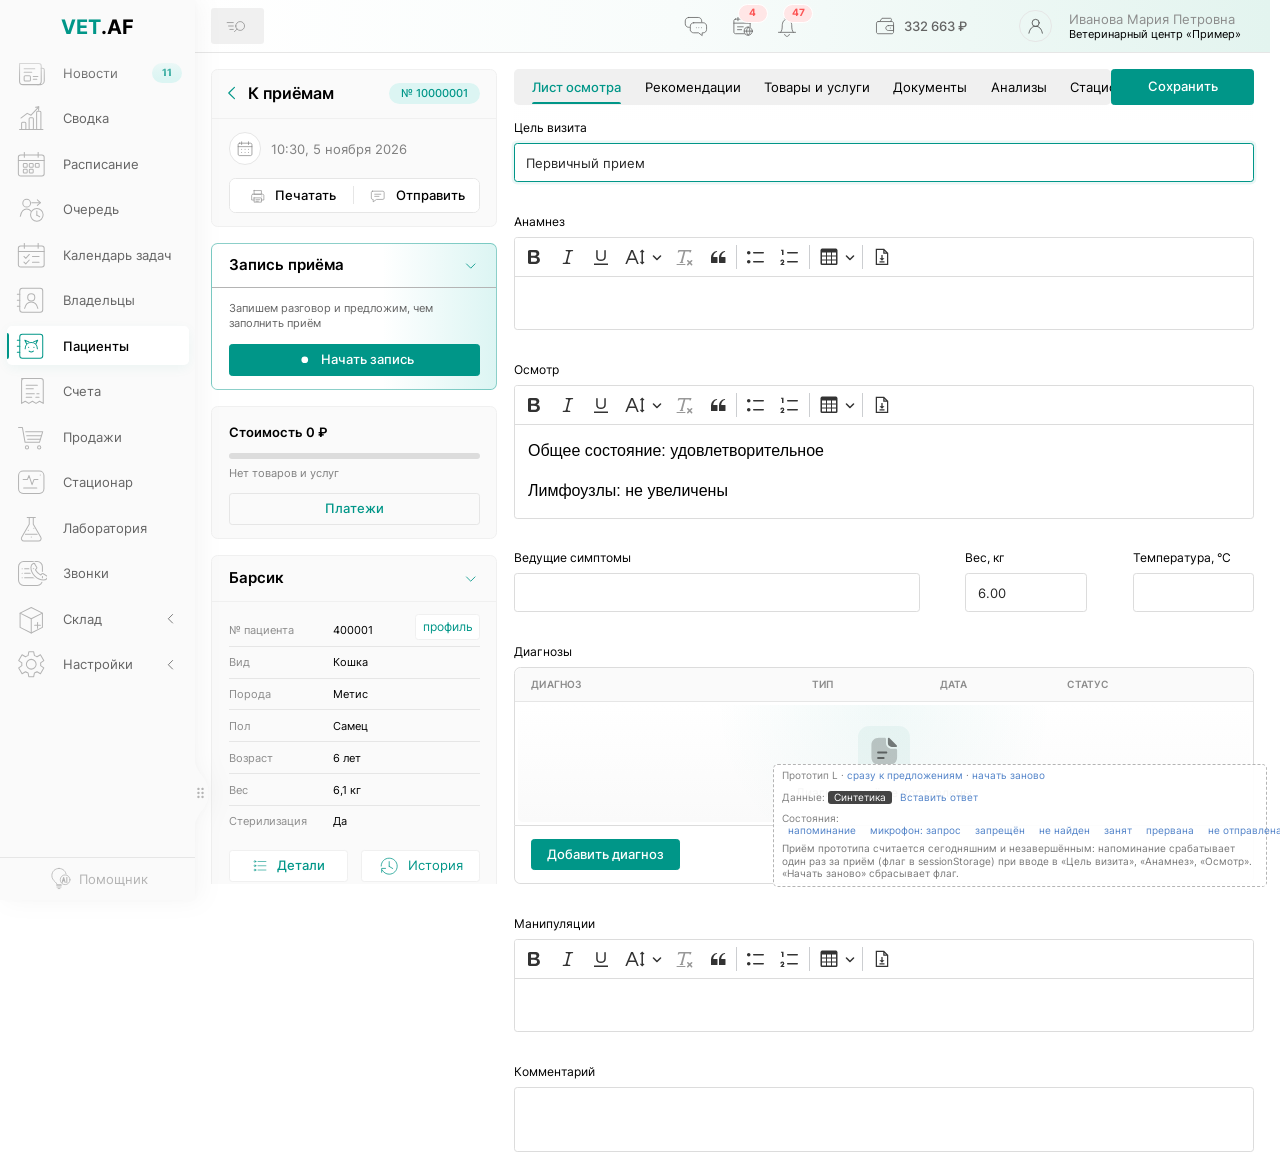
<file: left/index.html>
<!doctype html>
<html data-device="desktop" lang="ru"><head>
<meta name="robots" content="noindex, nofollow">
    <title>Прототип: запись приёма в левой колонке</title>
    <meta charset="utf-8">
    <meta name="keywords" content="
【Warning】Also, invalid string(s) was passed to the Language class. See log file for details.">
    <meta name="description" content="
【Warning】Also, invalid string(s) was passed to the Language class. See log file for details.">
    <link href="prototype/vetaf/i/favicon.png" rel="icon" type="image/png">
    <link href="prototype/vetaf/css/base.css" rel="stylesheet" type="text/css">
    <link href="prototype/vetaf/css/frontend/components/jquery-ui.css" rel="stylesheet" type="text/css">
    <link href="prototype/vetaf/css/frontend/components/uploader.css" rel="stylesheet" type="text/css">
    <link href="prototype/vetaf/css/frontend/components/country.css" rel="stylesheet" type="text/css">
    <link href="prototype/vetaf/css/frontend/components/select.css" rel="stylesheet" type="text/css">
    <link href="prototype/vetaf/css/frontend/components/date-picker.css" rel="stylesheet" type="text/css">
    <link href="prototype/vetaf/css/frontend/components/image-cropper.css" rel="stylesheet" type="text/css">
    <link href="prototype/vetaf/css/frontend/components/notifications.css" rel="stylesheet" type="text/css">
    <link href="prototype/vetaf/css/frontend/components/messages.css" rel="stylesheet" type="text/css">
    <link href="prototype/vetaf/css/frontend/components/animal-status.css" rel="stylesheet" type="text/css">
    <link href="prototype/vetaf/css/frontend/components/assistant.css" rel="stylesheet" type="text/css">
    <link href="prototype/vetaf/css/frontend/components/delete-request.css" rel="stylesheet" type="text/css">
    <link href="prototype/vetaf/css/frontend/components/left-pane-slider.css" rel="stylesheet" type="text/css">
    <link href="prototype/vetaf/css/frontend/components/filter.css" rel="stylesheet" type="text/css">
    <link href="prototype/vetaf/css/frontend/common.css" rel="stylesheet" type="text/css">
    <link href="prototype/vetaf/css/frontend/employee/common.css" rel="stylesheet" type="text/css">
    <link href="prototype/vetaf/css/frontend/employee/content/messages.css" rel="stylesheet" type="text/css">
    <link href="prototype/vetaf/css/frontend/components/telephony-ws.css" rel="stylesheet" type="text/css">    <link href="prototype/vetaf/css/frontend/libs/fancybox.css" rel="stylesheet" type="text/css"><link href="prototype/vetaf/css/libs/ckeditor.css" rel="stylesheet" type="text/css"><link href="prototype/vetaf/css/frontend/components/marking.css" rel="stylesheet" type="text/css"><link href="prototype/vetaf/css/frontend/components/ckeditor.css" rel="stylesheet" type="text/css"><link href="prototype/vetaf/css/frontend/components/sales.css" rel="stylesheet" type="text/css"><link href="prototype/vetaf/css/frontend/components/items-category-selector.css" rel="stylesheet" type="text/css"><link href="prototype/vetaf/css/frontend/employee/content/patients/visits/history.css" rel="stylesheet" type="text/css"><link href="prototype/vetaf/css/frontend/employee/content/patients/visits/diagnoses.css" rel="stylesheet" type="text/css"><link href="prototype/vetaf/css/frontend/employee/content/patients/visits/documents.css" rel="stylesheet" type="text/css"><link href="prototype/vetaf/css/frontend/employee/content/patients/common.css" rel="stylesheet" type="text/css"><link href="prototype/vetaf/css/frontend/employee/content/patients/visits/index.css" rel="stylesheet" type="text/css"><link href="prototype/vetaf/css/frontend/employee/content/patients/prescriptions.css" rel="stylesheet" type="text/css"><link href="prototype/vetaf/css/frontend/employee/content/patients/visits/prescriptions.css" rel="stylesheet" type="text/css"><link href="prototype/vetaf/css/frontend/employee/content/patients/visits/analyzes.css" rel="stylesheet" type="text/css"><link href="prototype/vetaf/css/frontend/employee/content/patients/visits/laboratories/internal.css" rel="stylesheet" type="text/css"><link href="prototype/vetaf/css/frontend/components/categories-manager.css" rel="stylesheet" type="text/css"><link href="prototype/vetaf/css/frontend/employee/content/patients/visits/hospital/dynamic.css" rel="stylesheet" type="text/css"><link href="prototype/vetaf/css/frontend/employee/content/patients/visits/hospital/appointments.css" rel="stylesheet" type="text/css">    <link href="prototype/vetaf/css/screens.css" rel="stylesheet" type="text/css">
<link rel="stylesheet" href="prototype/scribe-A.css?v=1794473983">
<link rel="stylesheet" href="prototype/scribe-panel-A.css?v=1794486238">
<link rel="stylesheet" href="prototype/vetaf-ai-protocol.css?v=1795001071">
<link rel="stylesheet" href="prototype/scribe-L.css?v=1795084163">
</head>
<body cz-shortcut-listen="true">
    <div id="settings" data-title="" data-message="" data-success="" data-page="animals" data-session="PROTOTYPE" data-user="0" data-office="0" data-currency=" ₽" data-timezone="Europe/Moscow" data-device="desktop">
    </div>
    <nav class="expanded" id="menu">
        <header>
            <a href="/" class="logo">
                <span>V</span>
                <span>VET</span>
                <span>.AF</span>
            </a>
        </header>
        <section class="general-menu">
                            <div>
                    <a data-page="news" href="/news">
                        <svg><use href="prototype/vetaf/i/frontend/employee/svg/icons.svg#news"></use></svg>
                        <span>Новости</span>
                                                    <span class="counter">11</span>
                                            </a>
                </div>
                            <div>
                    <a data-page="dashboard" href="/dashboard">
                        <svg><use href="prototype/vetaf/i/frontend/employee/svg/icons.svg#dashboard"></use></svg>
                        <span>Сводка</span>
                                            </a>
                </div>
                            <div>
                    <a data-page="timetable" href="/timetable">
                        <svg><use href="prototype/vetaf/i/frontend/employee/svg/icons.svg#timetable"></use></svg>
                        <span>Расписание</span>
                                            </a>
                </div>
                            <div>
                    <a data-page="queue" href="/queue">
                        <svg><use href="prototype/vetaf/i/frontend/employee/svg/icons.svg#queue"></use></svg>
                        <span>Очередь</span>
                                            </a>
                </div>
                            <div>
                    <a data-page="tasks" href="/tasks">
                        <svg><use href="prototype/vetaf/i/frontend/employee/svg/icons.svg#tasks"></use></svg>
                        <span>Календарь задач</span>
                                            </a>
                </div>
                            <div>
                    <a data-page="owners" href="/owners">
                        <svg><use href="prototype/vetaf/i/frontend/employee/svg/icons.svg#owners"></use></svg>
                        <span>Владельцы</span>
                                            </a>
                </div>
                            <div>
                    <a data-page="animals" href="/animals" class="selected">
                        <svg><use href="prototype/vetaf/i/frontend/employee/svg/icons.svg#animals"></use></svg>
                        <span>Пациенты</span>
                                            </a>
                </div>
                            <div>
                    <a data-page="bills" href="/bills">
                        <svg><use href="prototype/vetaf/i/frontend/employee/svg/icons.svg#bills"></use></svg>
                        <span>Счета</span>
                                            </a>
                </div>
                            <div>
                    <a data-page="shop" href="/shop">
                        <svg><use href="prototype/vetaf/i/frontend/employee/svg/icons.svg#shop"></use></svg>
                        <span>Продажи</span>
                                            </a>
                </div>
                            <div>
                    <a data-page="hospital" href="/hospital">
                        <svg><use href="prototype/vetaf/i/frontend/employee/svg/icons.svg#hospital"></use></svg>
                        <span>Стационар</span>
                                            </a>
                </div>
                            <div>
                    <a data-page="laboratory" href="/laboratory">
                        <svg><use href="prototype/vetaf/i/frontend/employee/svg/icons.svg#laboratory"></use></svg>
                        <span>Лаборатория</span>
                                            </a>
                </div>
                            <div>
                    <a data-page="telephony" href="/telephony">
                        <svg><use href="prototype/vetaf/i/frontend/employee/svg/icons.svg#telephony"></use></svg>
                        <span>Звонки</span>
                                            </a>
                </div>
                                        <div class="multi">
                    <header>
                        <a href="#">
                            <svg><use href="prototype/vetaf/i/frontend/employee/svg/icons.svg#stock"></use></svg>
                            <span>Склад</span>
                            <svg class="arrow"><use href="prototype/vetaf/i/frontend/employee/svg/icons.svg#arrow"></use></svg>
                        </a>
                    </header>
                                            <a data-page="goods" href="/stock/goods">
                            <svg><use href="prototype/vetaf/i/frontend/employee/svg/icons.svg#goods"></use></svg>
                            <span>Товары</span>
                        </a>
                                            <a data-page="services" href="/stock/services">
                            <svg><use href="prototype/vetaf/i/frontend/employee/svg/icons.svg#services"></use></svg>
                            <span>Услуги</span>
                        </a>
                                            <a data-page="supplies" href="/stock/supplies">
                            <svg><use href="prototype/vetaf/i/frontend/employee/svg/icons.svg#supplies"></use></svg>
                            <span>Учёт</span>
                        </a>
                                    </div>
                                        <div class="multi">
                    <header>
                        <a href="#">
                            <svg><use href="prototype/vetaf/i/frontend/employee/svg/icons.svg#setting"></use></svg>
                            <span>Настройки</span>
                            <svg class="arrow"><use href="prototype/vetaf/i/frontend/employee/svg/icons.svg#arrow"></use></svg>
                        </a>
                    </header>
                                            <a data-page="organization" href="/settings/organization">
                            <svg><use href="prototype/vetaf/i/frontend/employee/svg/icons.svg#organization"></use></svg>
                            <span>Организация</span>
                        </a>
                                            <a data-page="office" href="/settings/office">
                            <svg><use href="prototype/vetaf/i/frontend/employee/svg/icons.svg#office"></use></svg>
                            <span>Филиал</span>
                        </a>
                                            <a data-page="employees" href="/settings/employees">
                            <svg><use href="prototype/vetaf/i/frontend/employee/svg/icons.svg#employees"></use></svg>
                            <span>Сотрудники</span>
                        </a>
                                            <a data-page="documents" href="/settings/documents">
                            <svg><use href="prototype/vetaf/i/frontend/employee/svg/icons.svg#documents"></use></svg>
                            <span>Шаблоны</span>
                        </a>
                                    </div>
                    </section>
        <div data-ai="">
            <div data-role="form" data-loader="skeleton" data-url="/components/assistant">
                <span><svg><use href="prototype/vetaf/i/frontend/employee/svg/icons.svg#ai-assistant"></use></svg></span>
                <span>Помощник</span>
            </div>
        </div>
        <button data-url="/profile/menu" data-role="menu-collapse">
            <svg><use href="prototype/vetaf/i/frontend/employee/svg/icons.svg#menu-collapse"></use></svg>
        </button>
    </nav>
    <header id="top-header">
        <div id="h-search">
            <label class="search-field-block">
                <input type="search" data-url="/search" data-style="search" data-append="#search-holder" autocomplete="off" placeholder="Поиск" class="ui-autocomplete-input">
                <svg><use href="prototype/vetaf/i/frontend/employee/svg/icons.svg#search"></use></svg>
            </label>
            <div id="search-holder"><ul id="ui-id-1" tabindex="0" class="ui-menu ui-widget ui-widget-content ui-autocomplete ui-front" style="display: none;"></ul></div>
        </div>
        <div id="h-indications">    <a id="h-messages" title="Сообщения" data-role="form" data-loader="circle" data-url="/components/messages" href="#">
        <svg><use href="prototype/vetaf/i/frontend/employee/svg/icons.svg#chat"></use></svg>
        <span class="counter invisible">0</span>
    </a>

    <a id="h-online" title="Онлайн-запись" href="/online-requests">
        <svg><use href="prototype/vetaf/i/frontend/employee/svg/icons.svg#online-requests"></use></svg>
        <span class="counter">4</span>
    </a>

<a id="h-notifications" title="Уведомления" href="#" data-role="form" data-loader="circle" data-url="/components/notifications">
    <svg><use href="prototype/vetaf/i/frontend/employee/svg/icons.svg#notification"></use></svg>
    <span class="counter">47</span>
</a>

    <a id="h-balance" title="Баланс" href="/settings/organization/tariffs">
        <svg><use href="prototype/vetaf/i/frontend/employee/svg/icons.svg#wallet"></use></svg>
        332 663 ₽
    </a>
</div>
        <div id="h-profile">
            <div class="profile">
                <div data-target="avatar" class="avatar">
                                            <svg><use href="prototype/vetaf/i/frontend/employee/svg/icons.svg#user"></use></svg>
                                    </div>
                <section>
                    <span class="title">Иванова Мария Петровна</span>
                    <span>Ветеринарный центр «Пример»</span>
                </section>
            </div>
            <div class="profile-menu-container">
                <div class="profile-menu general-menu">
                                            <div class="multi">
                            <header>
                                <a class="office-selector" href="#">
                                    <svg><use href="prototype/vetaf/i/frontend/employee/svg/icons.svg#change-office"></use></svg>
                                    <span>Сменить филиал</span>
                                    <svg class="arrow"><use href="prototype/vetaf/i/frontend/employee/svg/icons.svg#arrow"></use></svg>
                                </a>
                            </header>
                            <main>
                                                                    <a href="/profile/offices/change/2">
                                        <svg><use href="prototype/vetaf/i/frontend/employee/svg/icons.svg#tick"></use></svg>
                                        <span>Ветеринарная клиника «Пример-2»</span>
                                    </a>
                                                                    <a class="current" href="/profile/offices/change/3">
                                        <svg><use href="prototype/vetaf/i/frontend/employee/svg/icons.svg#tick"></use></svg>
                                        <span>Ветеринарный центр «Пример»</span>
                                    </a>
                                                                    <a href="/profile/offices/change/1">
                                        <svg><use href="prototype/vetaf/i/frontend/employee/svg/icons.svg#tick"></use></svg>
                                        <span>ОРиИТ</span>
                                    </a>
                                                            </main>
                        </div>
                                        <div>
                        <a href="/profile">
                            <svg><use href="prototype/vetaf/i/frontend/employee/svg/icons.svg#profile"></use></svg>
                            <span>Мой профиль</span>
                        </a>
                    </div>
                                            <div>
                            <a data-role="form" data-loader="skeleton" data-url="/modules/cashbox/operation/form" href="#">
                                <span><svg><use href="prototype/vetaf/i/frontend/employee/svg/icons.svg#cashbox"></use></svg></span>
                                <span>Онлайн-кассы</span>
                            </a>
                        </div>
                                        <div><a href="/help">
                            <svg><use href="prototype/vetaf/i/frontend/employee/svg/icons.svg#help"></use></svg>
                            <span>Справка</span>
                        </a></div>
                    <div>
                        <a href="/logout">
                            <svg><use href="prototype/vetaf/i/frontend/employee/svg/icons.svg#logout"></use></svg>
                            <span>Выход из системы</span>
                        </a>
                    </div>
                </div>
            </div>
        </div>
    </header>
    <main>
    <aside class="left-section" data-type="actual">
                                    <div id="local-storage" class="attention-block">
                    <div>Имеется ранее не сохранённый приём!</div>
                    <div>
                        <button data-action="delete" class="button">Отменить</button>
                        <button data-action="load" class="button green">Загрузить</button>
                    </div>
                </div>
                <section class="visit-block">
            <header>
                <a href="/animals/history/animal:400001">
                    <svg class="arrow"><use href="prototype/vetaf/i/frontend/employee/svg/icons.svg#arrow"></use></svg>
                    <span>К приёмам</span>
                </a>
                <div class="status-block" data-status="1">№ 10000001</div>
            </header>
            <div class="date">
                <span><svg><use href="prototype/vetaf/i/frontend/employee/svg/icons.svg#calendar"></use></svg></span>
                <span>
                                        10:30, 5 ноября 2026
                </span>
            </div>
                            <form class="share-block">
                    <header>
                            <span data-type="print">
                                <svg><use href="prototype/vetaf/i/frontend/employee/svg/icons.svg#print"></use></svg>
                                Печатать
                            </span>
                        <span data-type="share">
                                <svg><use href="prototype/vetaf/i/frontend/employee/svg/icons.svg#message"></use></svg>
                                Отправить
                            </span>
                    </header>
                    <section>
                        <div data-id="sections">
                            <header>
                                <div>Текущий приём</div>
                                <span data-role="date">Период</span>
                                <label>
                                    <input id="period" autocomplete="off" placeholder="дд.мм.гггг - дд.мм.гггг" data-mask-alias="datetime" data-mask-format="dd.mm.yyyy - dd.mm.yyyy" data-mask-placeholder="дд.мм.гггг - дд.мм.гггг" class="calendar" inputmode="numeric">
                                </label>
                            </header>
                            <section>
                                <label class="checkbox">
                                    <input data-name="inspection" checked="" type="checkbox">
                                    <span>Лист осмотра</span>
                                </label>
                                <label class="checkbox">
                                    <input data-name="treatment" checked="" type="checkbox">
                                    <span>План лечения</span>
                                </label>
                                <label class="checkbox">
                                    <input data-name="recommendation" checked="" type="checkbox">
                                    <span>Рекомендации</span>
                                </label>
                            </section>
                        </div>
                        <div data-id="print">
                            <a href="#" data-loader="circle" data-url="/animals/history/share" class="button green">Печатать</a>
                        </div>
                        <div data-id="share">
                            <section>
                                <div>
                                    <label class="slider small">
                                        <span><input type="checkbox" data-name="email-selector">Электронная почта</span>
                                    </label>
                                    <label><input type="text" data-name="email" value="owner@example.com"></label>
                                </div>
                                                                                                                                                                                            </section>
                            <a href="#" data-loader="circle" data-url="/animals/history/share" class="button disabled">Отправить</a>
                        </div>
                    </section>
                </form>
                    </section>
        <section class="collaborators-block">
            <header>
                Совместная работа
                <span title="Внимание другие сотрудники работают с приёмом, есть вероятность, что данные приёма будут перезаписаны другим сотрудником." class="help tooltip">
                    <svg><use href="prototype/vetaf/i/frontend/employee/svg/icons.svg#help"></use></svg>
                </span>
            </header>
            <section></section>
        </section>
        <section class="payment-block">
            <div>Стоимость <span>15 141 ₽</span></div>
            <div>
                <div class="progress"><div style="width: 100%;"></div></div>
                <div data-title-empty="Нет товаров и услуг" data-title-paid="Оплачено" data-title-paid-partly="из" class="title">
                                            Оплачено
                                    </div>
            </div>
                                        <button type="button" class="button visible" data-role="form" data-post-id="10000001" data-url="/sales/pay" data-loader="circle">Платежи</button>
                    </section>
        <section class="animal-block collapse-block opened">
            <header>
                <span>
                    <span>Барсик</span>
                    <svg class="arrow"><use href="prototype/vetaf/i/frontend/employee/svg/icons.svg#arrow"></use></svg>
                </span>
            </header>
            <div class="details">
    <header>№ пациента</header>
    <span class="profile"><span>400001</span><a class="button green-title" data-loader="circle" data-post-animal="400001" data-role="form" data-url="/animals/update"><span>профиль</span></a></span>
    <header>Вид</header>
    <span>Кошка</span>
            <header>Порода</header>
        <span>Метис</span>
        <header>Пол</header>
    <span>Самец</span>
    <header>Возраст</header>
    <span>6 лет</span>
            <header>Вес</header>
        <span class="weight">6,1 кг</span>
        <header>Стерилизация</header>
    <span>Нет</span>
        
</div>
            <div class="control">
                <div class="dropdown-button">
                    <div class="button green"><svg><use href="prototype/vetaf/i/frontend/employee/svg/icons.svg#more"></use></svg>Детали</div>
                    <div class="data">
                        <span class="button green"><svg><use href="prototype/vetaf/i/frontend/employee/svg/icons.svg#more"></use></svg>Детали</span>
                        <div>
                            <a target="_blank" href="/animals/vaccinations/animal:400001">Вакцинации <svg class="arrow"><use href="prototype/vetaf/i/frontend/employee/svg/icons.svg#arrow"></use></svg></a>
                            <a target="_blank" href="/animals/tasks/animal:400001">Задачи <svg class="arrow"><use href="prototype/vetaf/i/frontend/employee/svg/icons.svg#arrow"></use></svg></a>
                            <a data-role="form" data-loader="skeleton" data-post-id="10000001" data-url="/animals/history/queue" href="#"><span>Передать в очередь</span></a>
                            <a data-role="form" data-loader="skeleton" data-post-id="10000001" data-url="/animals/history/control" href="#"><span>Контроль приёма</span></a>
                                                            <a data-role="form" data-loader="skeleton" data-post-id="10000001" data-url="/animals/prescriptions/create" href="#"><span>Выписать рецепт</span></a>
                                                    </div>
                    </div>
                </div>
                <a data-role="form" class="button green-title" data-loader="circle" data-url="/animals/history/medical-history" data-post-visit="10000001" data-post-animal="400001" href="#">
                    <svg><use href="prototype/vetaf/i/frontend/employee/svg/icons.svg#history"></use></svg>
                    <span>История</span>
                </a>
            </div>
            <div class="animal-status-positive" data-animal="400001">
                <div data-template="status" class="custom-select">
    <div class="data">
                                                                        <label>
            <input type="hidden" value="positive" name="status" id="status" data-onselect="/animals/status">
            <input readonly="" autocomplete="off" type="text" data-title="Улучшение" value="Улучшение" placeholder="Выберите статус">
            <svg class="close visible"><use href="prototype/vetaf/i/frontend/svg/icons.svg#close"></use></svg>
            <svg class="arrow  hidden"><use href="prototype/vetaf/i/frontend/employee/svg/icons.svg#arrow"></use></svg>
        </label>
    </div>
    <div class="select">
                            <label data-role="search" class="search-field-block">
                <input autocomplete="off" type="search" placeholder="Поиск">
                <svg><use href="prototype/vetaf/i/frontend/employee/svg/icons.svg#search"></use></svg>
            </label>
                <div data-view="list">
                            <div class="empty-list">
                    <span><svg><use href="prototype/vetaf/i/frontend/svg/icons.svg#empty-list-by-search"></use></svg></span>
                    <div>Ничего не найдено</div>
                </div>
                            <span data-id="healthy">
        <span><span class="status"></span>Здоров</span>
        <svg class="tick"><use href="prototype/vetaf/i/frontend/employee/svg/icons.svg#tick"></use></svg>
    </span>
    <span data-id="positive">
        <span><span class="status"></span>Улучшение</span>
        <svg class="tick"><use href="prototype/vetaf/i/frontend/employee/svg/icons.svg#tick"></use></svg>
    </span>
    <span data-id="treatment">
        <span><span class="status"></span>На лечении</span>
        <svg class="tick"><use href="prototype/vetaf/i/frontend/employee/svg/icons.svg#tick"></use></svg>
    </span>
    <span data-id="negative">
        <span><span class="status"></span>Ухудшение</span>
        <svg class="tick"><use href="prototype/vetaf/i/frontend/employee/svg/icons.svg#tick"></use></svg>
    </span>
    <span data-id="examination">
        <span><span class="status"></span>Обследование</span>
        <svg class="tick"><use href="prototype/vetaf/i/frontend/employee/svg/icons.svg#tick"></use></svg>
    </span>
    <span data-id="death">
        <span><span class="status"></span>Погиб</span>
        <svg class="tick"><use href="prototype/vetaf/i/frontend/employee/svg/icons.svg#tick"></use></svg>
    </span>
    <span data-id="inactive">
        <span><span class="status"></span>Неактивен</span>
        <svg class="tick"><use href="prototype/vetaf/i/frontend/employee/svg/icons.svg#tick"></use></svg>
    </span>
                    </div>
            </div>
</div>            </div>
            <a class="user-profile" target="_blank" href="/owners/id:300001">
                <span class="avatar">
                                            ДИ
                                    </span>
                <span class="data">
                    <span class="label">Владелец</span>
                    <span class="name">Смирнова Ольга Николаевна</span>
                </span>
            </a>
        </section>
                <section class="employee-block collapse-block">
            <header>
                <span>
                    <span>Исполнитель</span>
                    <svg class="arrow"><use href="prototype/vetaf/i/frontend/employee/svg/icons.svg#arrow"></use></svg>
                </span>
            </header>
            
    <a class="user-profile" target="_blank" data-post-employees="1000001" data-post-type="changeEmployee" data-post-visit="10000001" data-role="form" data-loader="skeleton" data-url="/sales/employees" href="#">
        <span class="avatar">
                            <img alt="" src="data:image/svg+xml;utf8,<svg xmlns='http://www.w3.org/2000/svg' width='96' height='96'><rect width='96' height='96' fill='%23DCDCDC'/><circle cx='48' cy='38' r='18' fill='%23B4B4B4'/><rect x='18' y='62' width='60' height='40' rx='30' fill='%23B4B4B4'/></svg>">
                    </span>
        <span class="data">
            <span class="label">Сотрудник</span>
            <span class="name">Петрова Анна Сергеевна</span>
        </span>
    </a>

        </section>
    </aside>
    <div class="template" data-type="actual">
        <header class="header-sticky">
            <div>
                <nav data-tab="control">
    <a data-id="inspections" data-status="active" href="#">Лист осмотра</a>
            <a data-id="recommendations" href="#" data-status="">Рекомендации</a>
        <a data-id="items" href="#" data-status="">Товары и услуги</a>
        <a data-id="documents" href="#" data-status="">Документы</a>
        <a data-id="analyzes" href="#" data-status="">Анализы</a>
        <a data-id="hospital" href="#" data-status="">Стационар</a>
    
</nav>
                <div class="dropdown-button">
                    <div class="button green">Сохранить</div>
                    <div class="data">
                        <span class="button green">Сохранить</span>
                        <div>
                                                                                        <a href="#" data-role="form" data-target="#visit-form" data-post-status="1" data-url="/animals/history/submit" data-loader="skeleton">
                                    <svg><use href="prototype/vetaf/i/frontend/employee/svg/icons.svg#visit-completed"></use></svg>
                                    <span>Завершить</span>
                                </a>
                                <a href="#" data-role="form" data-target="#visit-form" data-post-status="0" data-url="/animals/history/submit" data-loader="skeleton">
                                    <svg><use href="prototype/vetaf/i/frontend/employee/svg/icons.svg#visit-in-work"></use></svg>
                                    <span>В работе</span>
                                </a>
                                                        <a href="/animals/history/animal:400001">
                                <svg><use href="prototype/vetaf/i/frontend/svg/icons.svg#close"></use></svg>
                                <span>Не сохранять</span>
                            </a>
                        </div>
                    </div>
                </div>
            </div>
        </header>
        <form id="visit-form" action="#">
            <input type="hidden" id="id" name="id" value="10000001">
            <div data-status="active" data-tab="pane" data-id="inspections">
                <div>
                    <label class="visit-target">
                                                <span>
                            Цель визита
                            <span id="title-length" class="" style="display: none;">
                                <span>22</span>
                                <span class="slash">/</span>
                                <span>65</span>
                                </span></span>
                            <span>
                            <input autofocus="" name="title" id="title" value="Первичный прием" type="text">
                        </span>
                    </label>
                    <label>
                        <span>Анамнез</span>
                        <textarea data-ckeditor="" data-ckeditor-exlude="Alignment,Image,Indent,IndentBlock,LineHeight,Link,Heading,HorizontalLine,PageBreak,ShowBlocks" id="anamnesis" name="anamnesis" style="display: none;"></textarea><div class="ck ck-reset ck-editor ck-rounded-corners" role="application" dir="ltr" lang="en" aria-labelledby="ck-editor__label_e98dd7ec32af852b630a4e9194faa3717"><label class="ck ck-label ck-voice-label" id="ck-editor__label_e98dd7ec32af852b630a4e9194faa3717">Редактор</label><div class="ck ck-editor__top ck-reset_all" role="presentation"><div class="ck ck-sticky-panel"><div class="ck ck-sticky-panel__placeholder" style="display: none;"></div><div class="ck ck-sticky-panel__content"><div class="ck ck-toolbar ck-toolbar_grouping" role="toolbar" aria-label="Панель инструментов редактора" tabindex="-1"><div class="ck ck-toolbar__items"><button class="ck ck-button ck-off" type="button" tabindex="-1" aria-pressed="false" aria-labelledby="ck-editor__aria-label_e28337a88f4301f6724d788301966ed1a" data-cke-tooltip-text="Жирный (⌘B)" data-cke-tooltip-position="s"><svg class="ck ck-icon ck-reset_all-excluded ck-icon_inherit-color ck-button__icon" viewBox="0 0 20 20" aria-hidden="true"><path d="M10.187 17H5.773q-.956 0-1.364-.415-.41-.416-.409-1.323V4.738q0-.926.419-1.332.418-.405 1.354-.406h4.68q1.035 0 1.793.124.76.124 1.36.478.512.296.906.75a3.26 3.26 0 0 1 .808 2.162q0 2.102-2.167 3.075 2.846.879 2.847 3.421a3.76 3.76 0 0 1-2.296 3.504 6 6 0 0 1-1.517.377q-.857.11-2 .11zm-.217-6.217H7v4.087h3.069q2.965 0 2.965-2.072 0-1.061-.768-1.537-.768-.478-2.296-.478M7 5.13v3.619h2.606q1.093 0 1.69-.2a1.6 1.6 0 0 0 .91-.765q.247-.4.247-.897 0-1.06-.778-1.409-.778-.348-2.375-.348z"></path></svg><span class="ck ck-button__label" id="ck-editor__aria-label_e28337a88f4301f6724d788301966ed1a">Жирный</span></button><button class="ck ck-button ck-off" type="button" tabindex="-1" aria-pressed="false" aria-labelledby="ck-editor__aria-label_eb85d5d29a83373fd201fa0e88e337879" data-cke-tooltip-text="Курсив (⌘I)" data-cke-tooltip-position="s"><svg class="ck ck-icon ck-reset_all-excluded ck-icon_inherit-color ck-button__icon" viewBox="0 0 20 20" aria-hidden="true"><path d="m9.586 14.633.021.004q-.054.502.393.962.123.125.274.201h1.474a.6.6 0 1 1 0 1.2H5.304a.6.6 0 0 1 0-1.2h1.15q.711-.106 1.005-.334.235-.182.404-.597l2.416-9.55a1.05 1.05 0 0 0-.281-.823 1.1 1.1 0 0 0-.442-.296H8.15a.6.6 0 0 1 0-1.2h6.443a.6.6 0 1 1 0 1.2h-1.195q-.564.084-.823.296-.323.263-.623.79z"></path></svg><span class="ck ck-button__label" id="ck-editor__aria-label_eb85d5d29a83373fd201fa0e88e337879">Курсив</span></button><button class="ck ck-button ck-off" type="button" tabindex="-1" aria-pressed="false" aria-labelledby="ck-editor__aria-label_efd0203ddfce2ee75cb06745c77ffa018" data-cke-tooltip-text="Подчеркнутый (⌘U)" data-cke-tooltip-position="s"><svg class="ck ck-icon ck-reset_all-excluded ck-icon_inherit-color ck-button__icon" viewBox="0 0 20 20" aria-hidden="true"><path d="M3 18v-1.5h14V18zm2.2-8V3.6c0-.4.4-.6.8-.6.3 0 .7.2.7.6v6.2c0 2 1.3 2.8 3.2 2.8s3.4-.9 3.4-2.9V3.6c0-.3.4-.5.8-.5.3 0 .7.2.7.5V10c0 2.7-2.2 4-4.9 4-2.6 0-4.7-1.2-4.7-4"></path></svg><span class="ck ck-button__label" id="ck-editor__aria-label_efd0203ddfce2ee75cb06745c77ffa018">Подчеркнутый</span></button><div class="ck ck-dropdown ck-font-size-dropdown"><button class="ck ck-button ck-off ck-dropdown__button" type="button" tabindex="-1" aria-labelledby="ck-editor__aria-label_efff7e1508bccc603c861306c0c84d0a4" data-cke-tooltip-text="Размер шрифта" data-cke-tooltip-position="s" aria-haspopup="true" aria-expanded="false"><svg class="ck ck-icon ck-reset_all-excluded ck-icon_inherit-color ck-button__icon" viewBox="0 0 20 20" aria-hidden="true"><path d="M9.816 11.5 7.038 4.785 4.261 11.5zm.62 1.5H3.641l-1.666 4.028H.312l5.789-14h1.875l5.789 14h-1.663zm7.55 2.279.779-.779.707.707-2.265 2.265-2.193-2.265.707-.707.765.765V4.825q0-.063.002-.123l-.77.77-.707-.707L17.207 2.5l2.265 2.265-.707.707-.782-.782q.003.065.003.135z"></path></svg><span class="ck ck-button__label" id="ck-editor__aria-label_efff7e1508bccc603c861306c0c84d0a4">Размер шрифта</span><svg class="ck ck-icon ck-reset_all-excluded ck-icon_inherit-color ck-dropdown__arrow" viewBox="0 0 10 10" aria-hidden="true"><path d="M.941 4.523a.75.75 0 1 1 1.06-1.06l3.006 3.005 3.005-3.005a.75.75 0 1 1 1.06 1.06l-3.549 3.55a.75.75 0 0 1-1.168-.136z"></path></svg></button><div class="ck ck-reset ck-dropdown__panel ck-dropdown__panel_se" tabindex="-1"></div></div><button class="ck ck-button ck-disabled ck-off" type="button" tabindex="-1" aria-labelledby="ck-editor__aria-label_ee0a23012f86508ae6401872917f20294" aria-disabled="true" data-cke-tooltip-text="Убрать форматирование" data-cke-tooltip-position="s"><svg class="ck ck-icon ck-reset_all-excluded ck-icon_inherit-color ck-button__icon" viewBox="0 0 20 20" aria-hidden="true"><path d="M8.69 14.915q.08.078.36.093a.366.366 0 0 1 .345.485l-.003.01a.74.74 0 0 1-.697.497h-2.67a.374.374 0 0 1-.353-.496l.013-.038a.68.68 0 0 1 .644-.458q.295-.018.386-.093a.3.3 0 0 0 .072-.11L9.592 4.5H6.269q-.538-.026-.75.09-.213.117-.442.563c-.192.29-.516.464-.864.464H4.17a.43.43 0 0 1-.407-.569L4.46 3h13.08l-.62 2.043a.81.81 0 0 1-.775.574h-.114a.486.486 0 0 1-.486-.486q.002-.426-.167-.54-.168-.114-.766-.091h-3.28l-2.68 10.257q-.009.111.038.158M3 17h8a.5.5 0 1 1 0 1H3a.5.5 0 1 1 0-1m11.299 1.17a.75.75 0 1 1-1.06-1.06l1.414-1.415-1.415-1.414a.75.75 0 0 1 1.06-1.06l1.415 1.414 1.414-1.415a.75.75 0 1 1 1.06 1.06l-1.413 1.415 1.414 1.415a.75.75 0 0 1-1.06 1.06l-1.415-1.414z"></path></svg><span class="ck ck-button__label" id="ck-editor__aria-label_ee0a23012f86508ae6401872917f20294">Убрать форматирование</span></button><button class="ck ck-button ck-off" type="button" tabindex="-1" aria-pressed="false" aria-labelledby="ck-editor__aria-label_e4ce23375a9f6fcd84c76b3e5cb166b55" data-cke-tooltip-text="Цитата" data-cke-tooltip-position="s"><svg class="ck ck-icon ck-reset_all-excluded ck-icon_inherit-color ck-button__icon" viewBox="0 0 20 20" aria-hidden="true"><path d="M3 10.423a6.5 6.5 0 0 1 6.056-6.408l.038.67C6.448 5.423 5.354 7.663 5.22 10H9c.552 0 .5.432.5.986v4.511c0 .554-.448.503-1 .503h-5c-.552 0-.5-.449-.5-1.003zm8 0a6.5 6.5 0 0 1 6.056-6.408l.038.67c-2.646.739-3.74 2.979-3.873 5.315H17c.552 0 .5.432.5.986v4.511c0 .554-.448.503-1 .503h-5c-.552 0-.5-.449-.5-1.003z"></path></svg><span class="ck ck-button__label" id="ck-editor__aria-label_e4ce23375a9f6fcd84c76b3e5cb166b55">Цитата</span></button><span class="ck ck-toolbar__separator"></span><button class="ck ck-button ck-off" type="button" tabindex="-1" aria-pressed="false" aria-labelledby="ck-editor__aria-label_ea9be65e3f6f0fa0763935f972804a081" data-cke-tooltip-text="Маркированный список" data-cke-tooltip-position="s"><svg class="ck ck-icon ck-reset_all-excluded ck-icon_inherit-color ck-button__icon" viewBox="0 0 20 20" aria-hidden="true"><path d="M7 5.75c0 .414.336.75.75.75h9.5a.75.75 0 1 0 0-1.5h-9.5a.75.75 0 0 0-.75.75m-6 0C1 4.784 1.777 4 2.75 4c.966 0 1.75.777 1.75 1.75 0 .966-.777 1.75-1.75 1.75C1.784 7.5 1 6.723 1 5.75m6 9c0 .414.336.75.75.75h9.5a.75.75 0 1 0 0-1.5h-9.5a.75.75 0 0 0-.75.75m-6 0c0-.966.777-1.75 1.75-1.75.966 0 1.75.777 1.75 1.75 0 .966-.777 1.75-1.75 1.75-.966 0-1.75-.777-1.75-1.75"></path></svg><span class="ck ck-button__label" id="ck-editor__aria-label_ea9be65e3f6f0fa0763935f972804a081">Маркированный список</span></button><button class="ck ck-button ck-off" type="button" tabindex="-1" aria-pressed="false" aria-labelledby="ck-editor__aria-label_eb8a61c65bdc3205e321dda309b660143" data-cke-tooltip-text="Нумерованный список" data-cke-tooltip-position="s"><svg class="ck ck-icon ck-reset_all-excluded ck-icon_inherit-color ck-button__icon" viewBox="0 0 20 20" aria-hidden="true"><path d="M7 5.75c0 .414.336.75.75.75h9.5a.75.75 0 1 0 0-1.5h-9.5a.75.75 0 0 0-.75.75M3.5 3v5H2V3.7H1v-1h2.5zM.343 17.857l2.59-3.257H2.92a.6.6 0 1 0-1.04 0H.302a2 2 0 1 1 3.995 0h-.001q-.073.607-.333.988-.263.381-1.244 1.312H4.3v1h-4zM7 14.75a.75.75 0 0 1 .75-.75h9.5a.75.75 0 1 1 0 1.5h-9.5a.75.75 0 0 1-.75-.75"></path></svg><span class="ck ck-button__label" id="ck-editor__aria-label_eb8a61c65bdc3205e321dda309b660143">Нумерованный список</span></button><span class="ck ck-toolbar__separator"></span><div class="ck ck-dropdown"><button class="ck ck-button ck-off ck-dropdown__button" type="button" tabindex="-1" aria-labelledby="ck-editor__aria-label_e0a5eb538fc902736f894b3d9eb53ab05" data-cke-tooltip-text="Вставить таблицу" data-cke-tooltip-position="s" aria-haspopup="true" aria-expanded="false"><svg class="ck ck-icon ck-reset_all-excluded ck-icon_inherit-color ck-button__icon" viewBox="0 0 20 20" aria-hidden="true"><path d="M3 5.5v3h4v-3zm0 4v3h4v-3zm0 4v3h4v-3zm5 3h4v-3H8zm5 0h4v-3h-4zm4-4v-3h-4v3zm0-4v-3h-4v3zm1.5 8A1.5 1.5 0 0 1 17 18H3a1.5 1.5 0 0 1-1.5-1.5V3c.222-.863 1.068-1.5 2-1.5h13c.932 0 1.778.637 2 1.5zm-6.5-4v-3H8v3zm0-4v-3H8v3z"></path></svg><span class="ck ck-button__label" id="ck-editor__aria-label_e0a5eb538fc902736f894b3d9eb53ab05">Вставить таблицу</span><svg class="ck ck-icon ck-reset_all-excluded ck-icon_inherit-color ck-dropdown__arrow" viewBox="0 0 10 10" aria-hidden="true"><path d="M.941 4.523a.75.75 0 1 1 1.06-1.06l3.006 3.005 3.005-3.005a.75.75 0 1 1 1.06 1.06l-3.549 3.55a.75.75 0 0 1-1.168-.136z"></path></svg></button><div class="ck ck-reset ck-dropdown__panel ck-dropdown__panel_se" tabindex="-1"></div></div><span class="ck ck-toolbar__separator"></span><button class="ck ck-button ck-off" type="button" tabindex="-1" aria-labelledby="ck-editor__aria-label_e70a65726e611f7de69582d6ff42b8bb8" data-cke-tooltip-text="Загрузка шаблона" data-cke-tooltip-position="s" data-role="form" data-url="/animals/documents/list" data-loader="circle" data-post-target="anamnesis"><svg class="ck ck-icon ck-reset_all-excluded ck-icon_inherit-color ck-button__icon" viewBox="0 0 32 32" aria-hidden="true"><path d="M 6 3 L 6 29 L 26 29 L 26 9.5996094 L 25.699219 9.3007812 L 19.699219 3.3007812 L 19.400391 3 L 6 3 z M 8 5 L 18 5 L 18 11 L 24 11 L 24 27 L 8 27 L 8 5 z M 20 6.4003906 L 22.599609 9 L 20 9 L 20 6.4003906 z M 15 13 L 15 18 L 12 18 L 16 22 L 20 18 L 17 18 L 17 13 L 15 13 z M 12 23 L 12 25 L 20 25 L 20 23 L 12 23 z"></path></svg><span class="ck ck-button__label" id="ck-editor__aria-label_e70a65726e611f7de69582d6ff42b8bb8">Загрузка шаблона</span></button></div></div></div></div></div><div class="ck ck-editor__main" role="presentation"><div class="ck-table-show-hidden-borders ck-blurred ck ck-content ck-editor__editable ck-rounded-corners ck-editor__editable_inline" lang="en" dir="ltr" role="textbox" aria-label="Редактор форматированного текста. Область редактирования: main. Нажмите ⌥0 для получения помощи." contenteditable="true"><p><br data-cke-filler="true"></p></div></div></div>
                    </label>
                    <label>
                        <span>Осмотр</span>
                        <textarea data-ckeditor="" data-ckeditor-exlude="Alignment,Image,Indent,IndentBlock,LineHeight,Link,Heading,HorizontalLine,PageBreak,ShowBlocks" id="examination" name="examination" style="display: none;"></textarea><div class="ck ck-reset ck-editor ck-rounded-corners" role="application" dir="ltr" lang="en" aria-labelledby="ck-editor__label_e32bfe6e48f82c2abdd6c19ed1f0413e3"><label class="ck ck-label ck-voice-label" id="ck-editor__label_e32bfe6e48f82c2abdd6c19ed1f0413e3">Редактор</label><div class="ck ck-editor__top ck-reset_all" role="presentation"><div class="ck ck-sticky-panel"><div class="ck ck-sticky-panel__placeholder" style="display: none;"></div><div class="ck ck-sticky-panel__content"><div class="ck ck-toolbar ck-toolbar_grouping" role="toolbar" aria-label="Панель инструментов редактора" tabindex="-1"><div class="ck ck-toolbar__items"><button class="ck ck-button ck-off" type="button" tabindex="-1" aria-pressed="false" aria-labelledby="ck-editor__aria-label_ef46b595470b5acd9c1a89313080b8489" data-cke-tooltip-text="Жирный (⌘B)" data-cke-tooltip-position="s"><svg class="ck ck-icon ck-reset_all-excluded ck-icon_inherit-color ck-button__icon" viewBox="0 0 20 20" aria-hidden="true"><path d="M10.187 17H5.773q-.956 0-1.364-.415-.41-.416-.409-1.323V4.738q0-.926.419-1.332.418-.405 1.354-.406h4.68q1.035 0 1.793.124.76.124 1.36.478.512.296.906.75a3.26 3.26 0 0 1 .808 2.162q0 2.102-2.167 3.075 2.846.879 2.847 3.421a3.76 3.76 0 0 1-2.296 3.504 6 6 0 0 1-1.517.377q-.857.11-2 .11zm-.217-6.217H7v4.087h3.069q2.965 0 2.965-2.072 0-1.061-.768-1.537-.768-.478-2.296-.478M7 5.13v3.619h2.606q1.093 0 1.69-.2a1.6 1.6 0 0 0 .91-.765q.247-.4.247-.897 0-1.06-.778-1.409-.778-.348-2.375-.348z"></path></svg><span class="ck ck-button__label" id="ck-editor__aria-label_ef46b595470b5acd9c1a89313080b8489">Жирный</span></button><button class="ck ck-button ck-off" type="button" tabindex="-1" aria-pressed="false" aria-labelledby="ck-editor__aria-label_e588768b19fde812d8001ce49d494e8c5" data-cke-tooltip-text="Курсив (⌘I)" data-cke-tooltip-position="s"><svg class="ck ck-icon ck-reset_all-excluded ck-icon_inherit-color ck-button__icon" viewBox="0 0 20 20" aria-hidden="true"><path d="m9.586 14.633.021.004q-.054.502.393.962.123.125.274.201h1.474a.6.6 0 1 1 0 1.2H5.304a.6.6 0 0 1 0-1.2h1.15q.711-.106 1.005-.334.235-.182.404-.597l2.416-9.55a1.05 1.05 0 0 0-.281-.823 1.1 1.1 0 0 0-.442-.296H8.15a.6.6 0 0 1 0-1.2h6.443a.6.6 0 1 1 0 1.2h-1.195q-.564.084-.823.296-.323.263-.623.79z"></path></svg><span class="ck ck-button__label" id="ck-editor__aria-label_e588768b19fde812d8001ce49d494e8c5">Курсив</span></button><button class="ck ck-button ck-off" type="button" tabindex="-1" aria-pressed="false" aria-labelledby="ck-editor__aria-label_e902216ab09b899acce6a89011c88cf61" data-cke-tooltip-text="Подчеркнутый (⌘U)" data-cke-tooltip-position="s"><svg class="ck ck-icon ck-reset_all-excluded ck-icon_inherit-color ck-button__icon" viewBox="0 0 20 20" aria-hidden="true"><path d="M3 18v-1.5h14V18zm2.2-8V3.6c0-.4.4-.6.8-.6.3 0 .7.2.7.6v6.2c0 2 1.3 2.8 3.2 2.8s3.4-.9 3.4-2.9V3.6c0-.3.4-.5.8-.5.3 0 .7.2.7.5V10c0 2.7-2.2 4-4.9 4-2.6 0-4.7-1.2-4.7-4"></path></svg><span class="ck ck-button__label" id="ck-editor__aria-label_e902216ab09b899acce6a89011c88cf61">Подчеркнутый</span></button><div class="ck ck-dropdown ck-font-size-dropdown"><button class="ck ck-button ck-off ck-dropdown__button" type="button" tabindex="-1" aria-labelledby="ck-editor__aria-label_e9a0eaa4351d3b61f0af6db52edf9d75e" data-cke-tooltip-text="Размер шрифта" data-cke-tooltip-position="s" aria-haspopup="true" aria-expanded="false"><svg class="ck ck-icon ck-reset_all-excluded ck-icon_inherit-color ck-button__icon" viewBox="0 0 20 20" aria-hidden="true"><path d="M9.816 11.5 7.038 4.785 4.261 11.5zm.62 1.5H3.641l-1.666 4.028H.312l5.789-14h1.875l5.789 14h-1.663zm7.55 2.279.779-.779.707.707-2.265 2.265-2.193-2.265.707-.707.765.765V4.825q0-.063.002-.123l-.77.77-.707-.707L17.207 2.5l2.265 2.265-.707.707-.782-.782q.003.065.003.135z"></path></svg><span class="ck ck-button__label" id="ck-editor__aria-label_e9a0eaa4351d3b61f0af6db52edf9d75e">Размер шрифта</span><svg class="ck ck-icon ck-reset_all-excluded ck-icon_inherit-color ck-dropdown__arrow" viewBox="0 0 10 10" aria-hidden="true"><path d="M.941 4.523a.75.75 0 1 1 1.06-1.06l3.006 3.005 3.005-3.005a.75.75 0 1 1 1.06 1.06l-3.549 3.55a.75.75 0 0 1-1.168-.136z"></path></svg></button><div class="ck ck-reset ck-dropdown__panel ck-dropdown__panel_se" tabindex="-1"></div></div><button class="ck ck-button ck-disabled ck-off" type="button" tabindex="-1" aria-labelledby="ck-editor__aria-label_e56a4b3bde5981496984dd5e9776ed8d4" aria-disabled="true" data-cke-tooltip-text="Убрать форматирование" data-cke-tooltip-position="s"><svg class="ck ck-icon ck-reset_all-excluded ck-icon_inherit-color ck-button__icon" viewBox="0 0 20 20" aria-hidden="true"><path d="M8.69 14.915q.08.078.36.093a.366.366 0 0 1 .345.485l-.003.01a.74.74 0 0 1-.697.497h-2.67a.374.374 0 0 1-.353-.496l.013-.038a.68.68 0 0 1 .644-.458q.295-.018.386-.093a.3.3 0 0 0 .072-.11L9.592 4.5H6.269q-.538-.026-.75.09-.213.117-.442.563c-.192.29-.516.464-.864.464H4.17a.43.43 0 0 1-.407-.569L4.46 3h13.08l-.62 2.043a.81.81 0 0 1-.775.574h-.114a.486.486 0 0 1-.486-.486q.002-.426-.167-.54-.168-.114-.766-.091h-3.28l-2.68 10.257q-.009.111.038.158M3 17h8a.5.5 0 1 1 0 1H3a.5.5 0 1 1 0-1m11.299 1.17a.75.75 0 1 1-1.06-1.06l1.414-1.415-1.415-1.414a.75.75 0 0 1 1.06-1.06l1.415 1.414 1.414-1.415a.75.75 0 1 1 1.06 1.06l-1.413 1.415 1.414 1.415a.75.75 0 0 1-1.06 1.06l-1.415-1.414z"></path></svg><span class="ck ck-button__label" id="ck-editor__aria-label_e56a4b3bde5981496984dd5e9776ed8d4">Убрать форматирование</span></button><button class="ck ck-button ck-off" type="button" tabindex="-1" aria-pressed="false" aria-labelledby="ck-editor__aria-label_e63516f65a8b8e722b7701af4d7df852c" data-cke-tooltip-text="Цитата" data-cke-tooltip-position="s"><svg class="ck ck-icon ck-reset_all-excluded ck-icon_inherit-color ck-button__icon" viewBox="0 0 20 20" aria-hidden="true"><path d="M3 10.423a6.5 6.5 0 0 1 6.056-6.408l.038.67C6.448 5.423 5.354 7.663 5.22 10H9c.552 0 .5.432.5.986v4.511c0 .554-.448.503-1 .503h-5c-.552 0-.5-.449-.5-1.003zm8 0a6.5 6.5 0 0 1 6.056-6.408l.038.67c-2.646.739-3.74 2.979-3.873 5.315H17c.552 0 .5.432.5.986v4.511c0 .554-.448.503-1 .503h-5c-.552 0-.5-.449-.5-1.003z"></path></svg><span class="ck ck-button__label" id="ck-editor__aria-label_e63516f65a8b8e722b7701af4d7df852c">Цитата</span></button><span class="ck ck-toolbar__separator"></span><button class="ck ck-button ck-off" type="button" tabindex="-1" aria-pressed="false" aria-labelledby="ck-editor__aria-label_e0066d193abc6cbbd7f5a6834ad2e8f8e" data-cke-tooltip-text="Маркированный список" data-cke-tooltip-position="s"><svg class="ck ck-icon ck-reset_all-excluded ck-icon_inherit-color ck-button__icon" viewBox="0 0 20 20" aria-hidden="true"><path d="M7 5.75c0 .414.336.75.75.75h9.5a.75.75 0 1 0 0-1.5h-9.5a.75.75 0 0 0-.75.75m-6 0C1 4.784 1.777 4 2.75 4c.966 0 1.75.777 1.75 1.75 0 .966-.777 1.75-1.75 1.75C1.784 7.5 1 6.723 1 5.75m6 9c0 .414.336.75.75.75h9.5a.75.75 0 1 0 0-1.5h-9.5a.75.75 0 0 0-.75.75m-6 0c0-.966.777-1.75 1.75-1.75.966 0 1.75.777 1.75 1.75 0 .966-.777 1.75-1.75 1.75-.966 0-1.75-.777-1.75-1.75"></path></svg><span class="ck ck-button__label" id="ck-editor__aria-label_e0066d193abc6cbbd7f5a6834ad2e8f8e">Маркированный список</span></button><button class="ck ck-button ck-off" type="button" tabindex="-1" aria-pressed="false" aria-labelledby="ck-editor__aria-label_e7e5a14839395c103b6f882d2dc17a9f9" data-cke-tooltip-text="Нумерованный список" data-cke-tooltip-position="s"><svg class="ck ck-icon ck-reset_all-excluded ck-icon_inherit-color ck-button__icon" viewBox="0 0 20 20" aria-hidden="true"><path d="M7 5.75c0 .414.336.75.75.75h9.5a.75.75 0 1 0 0-1.5h-9.5a.75.75 0 0 0-.75.75M3.5 3v5H2V3.7H1v-1h2.5zM.343 17.857l2.59-3.257H2.92a.6.6 0 1 0-1.04 0H.302a2 2 0 1 1 3.995 0h-.001q-.073.607-.333.988-.263.381-1.244 1.312H4.3v1h-4zM7 14.75a.75.75 0 0 1 .75-.75h9.5a.75.75 0 1 1 0 1.5h-9.5a.75.75 0 0 1-.75-.75"></path></svg><span class="ck ck-button__label" id="ck-editor__aria-label_e7e5a14839395c103b6f882d2dc17a9f9">Нумерованный список</span></button><span class="ck ck-toolbar__separator"></span><div class="ck ck-dropdown"><button class="ck ck-button ck-off ck-dropdown__button" type="button" tabindex="-1" aria-labelledby="ck-editor__aria-label_e8aec72aa35c022ab3687d7018e7acd0a" data-cke-tooltip-text="Вставить таблицу" data-cke-tooltip-position="s" aria-haspopup="true" aria-expanded="false"><svg class="ck ck-icon ck-reset_all-excluded ck-icon_inherit-color ck-button__icon" viewBox="0 0 20 20" aria-hidden="true"><path d="M3 5.5v3h4v-3zm0 4v3h4v-3zm0 4v3h4v-3zm5 3h4v-3H8zm5 0h4v-3h-4zm4-4v-3h-4v3zm0-4v-3h-4v3zm1.5 8A1.5 1.5 0 0 1 17 18H3a1.5 1.5 0 0 1-1.5-1.5V3c.222-.863 1.068-1.5 2-1.5h13c.932 0 1.778.637 2 1.5zm-6.5-4v-3H8v3zm0-4v-3H8v3z"></path></svg><span class="ck ck-button__label" id="ck-editor__aria-label_e8aec72aa35c022ab3687d7018e7acd0a">Вставить таблицу</span><svg class="ck ck-icon ck-reset_all-excluded ck-icon_inherit-color ck-dropdown__arrow" viewBox="0 0 10 10" aria-hidden="true"><path d="M.941 4.523a.75.75 0 1 1 1.06-1.06l3.006 3.005 3.005-3.005a.75.75 0 1 1 1.06 1.06l-3.549 3.55a.75.75 0 0 1-1.168-.136z"></path></svg></button><div class="ck ck-reset ck-dropdown__panel ck-dropdown__panel_se" tabindex="-1"></div></div><span class="ck ck-toolbar__separator"></span><button class="ck ck-button ck-off" type="button" tabindex="-1" aria-labelledby="ck-editor__aria-label_e9fe07759c480f97d3e403d21fd408948" data-cke-tooltip-text="Загрузка шаблона" data-cke-tooltip-position="s" data-role="form" data-url="/animals/documents/list" data-loader="circle" data-post-target="examination"><svg class="ck ck-icon ck-reset_all-excluded ck-icon_inherit-color ck-button__icon" viewBox="0 0 32 32" aria-hidden="true"><path d="M 6 3 L 6 29 L 26 29 L 26 9.5996094 L 25.699219 9.3007812 L 19.699219 3.3007812 L 19.400391 3 L 6 3 z M 8 5 L 18 5 L 18 11 L 24 11 L 24 27 L 8 27 L 8 5 z M 20 6.4003906 L 22.599609 9 L 20 9 L 20 6.4003906 z M 15 13 L 15 18 L 12 18 L 16 22 L 20 18 L 17 18 L 17 13 L 15 13 z M 12 23 L 12 25 L 20 25 L 20 23 L 12 23 z"></path></svg><span class="ck ck-button__label" id="ck-editor__aria-label_e9fe07759c480f97d3e403d21fd408948">Загрузка шаблона</span></button></div></div></div></div></div><div class="ck ck-editor__main" role="presentation"><div class="ck-table-show-hidden-borders ck-blurred ck ck-content ck-editor__editable ck-rounded-corners ck-editor__editable_inline" lang="en" dir="ltr" role="textbox" aria-label="Редактор форматированного текста. Область редактирования: main. Нажмите ⌥0 для получения помощи." contenteditable="true"><p><br data-cke-filler="true"></p></div></div></div>
                    </label>
                    <div class="triple-row">
                        <label>
                            <span>Ведущие симптомы</span>
                            <input name="symptom" id="symptom" value="" type="text">
                        </label>
                        <label>
                            <span>Вес, кг</span>
                            <input autocomplete="off" name="weight" id="weight" value="6.00" type="number">
                        </label>
                        <label>
                            <span>Температура, °C</span>
                            <input autocomplete="off" name="temperature" id="temperature" value="" type="text" data-mask-regex="(32|33|34|35|36|37|38|39|40|41|42|43)\.\d" inputmode="text">
                        </label>
                    </div>
                    <div id="list-diagnoses">
    <label><span>Диагнозы</span></label>
    <div class="list">
        <header>
            <span>Диагноз</span>
            <span>Тип</span>
            <span>Дата</span>
            <span>Статус</span>
        </header>
        <section>
      
    
</section>
        <div class="empty-list visible">
            <span><svg><use href="prototype/vetaf/i/frontend/svg/icons.svg#empty-list"></use></svg></span>
            <div>Диагнозы ещё не поставлены</div>
        </div>
    </div>
            <footer>
            <button type="button" class="button green visible" data-loader="circle" data-role="form" data-post-visit="10000001" data-post-animal="400001" data-url="/animals/diagnoses/create">Добавить диагноз</button>
                                        <button type="button" class="button" data-loader="circle" data-role="form" data-post-animal="400001" data-type="archive" data-url="/animals/diagnoses/load/archive" data-action="archive">Показать архивные</button>
                    </footer>
    
</div>
                    <label>
                        <span>Манипуляции</span>
                        <textarea data-ckeditor="" data-ckeditor-exlude="Alignment,Image,Indent,IndentBlock,LineHeight,Link,Heading,HorizontalLine,PageBreak,ShowBlocks" id="manipulation" name="manipulation" style="display: none;"></textarea><div class="ck ck-reset ck-editor ck-rounded-corners" role="application" dir="ltr" lang="en" aria-labelledby="ck-editor__label_e031cae10e926289add2d555081fc60ca"><label class="ck ck-label ck-voice-label" id="ck-editor__label_e031cae10e926289add2d555081fc60ca">Редактор</label><div class="ck ck-editor__top ck-reset_all" role="presentation"><div class="ck ck-sticky-panel"><div class="ck ck-sticky-panel__placeholder" style="display: none;"></div><div class="ck ck-sticky-panel__content"><div class="ck ck-toolbar ck-toolbar_grouping" role="toolbar" aria-label="Панель инструментов редактора" tabindex="-1"><div class="ck ck-toolbar__items"><button class="ck ck-button ck-off" type="button" tabindex="-1" aria-pressed="false" aria-labelledby="ck-editor__aria-label_e048861a6a4b432b3df1211d1a17bd5c1" data-cke-tooltip-text="Жирный (⌘B)" data-cke-tooltip-position="s"><svg class="ck ck-icon ck-reset_all-excluded ck-icon_inherit-color ck-button__icon" viewBox="0 0 20 20" aria-hidden="true"><path d="M10.187 17H5.773q-.956 0-1.364-.415-.41-.416-.409-1.323V4.738q0-.926.419-1.332.418-.405 1.354-.406h4.68q1.035 0 1.793.124.76.124 1.36.478.512.296.906.75a3.26 3.26 0 0 1 .808 2.162q0 2.102-2.167 3.075 2.846.879 2.847 3.421a3.76 3.76 0 0 1-2.296 3.504 6 6 0 0 1-1.517.377q-.857.11-2 .11zm-.217-6.217H7v4.087h3.069q2.965 0 2.965-2.072 0-1.061-.768-1.537-.768-.478-2.296-.478M7 5.13v3.619h2.606q1.093 0 1.69-.2a1.6 1.6 0 0 0 .91-.765q.247-.4.247-.897 0-1.06-.778-1.409-.778-.348-2.375-.348z"></path></svg><span class="ck ck-button__label" id="ck-editor__aria-label_e048861a6a4b432b3df1211d1a17bd5c1">Жирный</span></button><button class="ck ck-button ck-off" type="button" tabindex="-1" aria-pressed="false" aria-labelledby="ck-editor__aria-label_e11ef72ef699d35ef79b7be504971eeda" data-cke-tooltip-text="Курсив (⌘I)" data-cke-tooltip-position="s"><svg class="ck ck-icon ck-reset_all-excluded ck-icon_inherit-color ck-button__icon" viewBox="0 0 20 20" aria-hidden="true"><path d="m9.586 14.633.021.004q-.054.502.393.962.123.125.274.201h1.474a.6.6 0 1 1 0 1.2H5.304a.6.6 0 0 1 0-1.2h1.15q.711-.106 1.005-.334.235-.182.404-.597l2.416-9.55a1.05 1.05 0 0 0-.281-.823 1.1 1.1 0 0 0-.442-.296H8.15a.6.6 0 0 1 0-1.2h6.443a.6.6 0 1 1 0 1.2h-1.195q-.564.084-.823.296-.323.263-.623.79z"></path></svg><span class="ck ck-button__label" id="ck-editor__aria-label_e11ef72ef699d35ef79b7be504971eeda">Курсив</span></button><button class="ck ck-button ck-off" type="button" tabindex="-1" aria-pressed="false" aria-labelledby="ck-editor__aria-label_e7c6a34417585791f4380cab71c4a049b" data-cke-tooltip-text="Подчеркнутый (⌘U)" data-cke-tooltip-position="s"><svg class="ck ck-icon ck-reset_all-excluded ck-icon_inherit-color ck-button__icon" viewBox="0 0 20 20" aria-hidden="true"><path d="M3 18v-1.5h14V18zm2.2-8V3.6c0-.4.4-.6.8-.6.3 0 .7.2.7.6v6.2c0 2 1.3 2.8 3.2 2.8s3.4-.9 3.4-2.9V3.6c0-.3.4-.5.8-.5.3 0 .7.2.7.5V10c0 2.7-2.2 4-4.9 4-2.6 0-4.7-1.2-4.7-4"></path></svg><span class="ck ck-button__label" id="ck-editor__aria-label_e7c6a34417585791f4380cab71c4a049b">Подчеркнутый</span></button><div class="ck ck-dropdown ck-font-size-dropdown"><button class="ck ck-button ck-off ck-dropdown__button" type="button" tabindex="-1" aria-labelledby="ck-editor__aria-label_e6030d489f11fe0f43162e9b18703e076" data-cke-tooltip-text="Размер шрифта" data-cke-tooltip-position="s" aria-haspopup="true" aria-expanded="false"><svg class="ck ck-icon ck-reset_all-excluded ck-icon_inherit-color ck-button__icon" viewBox="0 0 20 20" aria-hidden="true"><path d="M9.816 11.5 7.038 4.785 4.261 11.5zm.62 1.5H3.641l-1.666 4.028H.312l5.789-14h1.875l5.789 14h-1.663zm7.55 2.279.779-.779.707.707-2.265 2.265-2.193-2.265.707-.707.765.765V4.825q0-.063.002-.123l-.77.77-.707-.707L17.207 2.5l2.265 2.265-.707.707-.782-.782q.003.065.003.135z"></path></svg><span class="ck ck-button__label" id="ck-editor__aria-label_e6030d489f11fe0f43162e9b18703e076">Размер шрифта</span><svg class="ck ck-icon ck-reset_all-excluded ck-icon_inherit-color ck-dropdown__arrow" viewBox="0 0 10 10" aria-hidden="true"><path d="M.941 4.523a.75.75 0 1 1 1.06-1.06l3.006 3.005 3.005-3.005a.75.75 0 1 1 1.06 1.06l-3.549 3.55a.75.75 0 0 1-1.168-.136z"></path></svg></button><div class="ck ck-reset ck-dropdown__panel ck-dropdown__panel_se" tabindex="-1"></div></div><button class="ck ck-button ck-disabled ck-off" type="button" tabindex="-1" aria-labelledby="ck-editor__aria-label_e7ba03347230f15d36870db258ee1fbe6" aria-disabled="true" data-cke-tooltip-text="Убрать форматирование" data-cke-tooltip-position="s"><svg class="ck ck-icon ck-reset_all-excluded ck-icon_inherit-color ck-button__icon" viewBox="0 0 20 20" aria-hidden="true"><path d="M8.69 14.915q.08.078.36.093a.366.366 0 0 1 .345.485l-.003.01a.74.74 0 0 1-.697.497h-2.67a.374.374 0 0 1-.353-.496l.013-.038a.68.68 0 0 1 .644-.458q.295-.018.386-.093a.3.3 0 0 0 .072-.11L9.592 4.5H6.269q-.538-.026-.75.09-.213.117-.442.563c-.192.29-.516.464-.864.464H4.17a.43.43 0 0 1-.407-.569L4.46 3h13.08l-.62 2.043a.81.81 0 0 1-.775.574h-.114a.486.486 0 0 1-.486-.486q.002-.426-.167-.54-.168-.114-.766-.091h-3.28l-2.68 10.257q-.009.111.038.158M3 17h8a.5.5 0 1 1 0 1H3a.5.5 0 1 1 0-1m11.299 1.17a.75.75 0 1 1-1.06-1.06l1.414-1.415-1.415-1.414a.75.75 0 0 1 1.06-1.06l1.415 1.414 1.414-1.415a.75.75 0 1 1 1.06 1.06l-1.413 1.415 1.414 1.415a.75.75 0 0 1-1.06 1.06l-1.415-1.414z"></path></svg><span class="ck ck-button__label" id="ck-editor__aria-label_e7ba03347230f15d36870db258ee1fbe6">Убрать форматирование</span></button><button class="ck ck-button ck-off" type="button" tabindex="-1" aria-pressed="false" aria-labelledby="ck-editor__aria-label_e7de0365497a4243b7d2f4fa904819f3d" data-cke-tooltip-text="Цитата" data-cke-tooltip-position="s"><svg class="ck ck-icon ck-reset_all-excluded ck-icon_inherit-color ck-button__icon" viewBox="0 0 20 20" aria-hidden="true"><path d="M3 10.423a6.5 6.5 0 0 1 6.056-6.408l.038.67C6.448 5.423 5.354 7.663 5.22 10H9c.552 0 .5.432.5.986v4.511c0 .554-.448.503-1 .503h-5c-.552 0-.5-.449-.5-1.003zm8 0a6.5 6.5 0 0 1 6.056-6.408l.038.67c-2.646.739-3.74 2.979-3.873 5.315H17c.552 0 .5.432.5.986v4.511c0 .554-.448.503-1 .503h-5c-.552 0-.5-.449-.5-1.003z"></path></svg><span class="ck ck-button__label" id="ck-editor__aria-label_e7de0365497a4243b7d2f4fa904819f3d">Цитата</span></button><span class="ck ck-toolbar__separator"></span><button class="ck ck-button ck-off" type="button" tabindex="-1" aria-pressed="false" aria-labelledby="ck-editor__aria-label_e953478482882658f7622c2f1ff7da377" data-cke-tooltip-text="Маркированный список" data-cke-tooltip-position="s"><svg class="ck ck-icon ck-reset_all-excluded ck-icon_inherit-color ck-button__icon" viewBox="0 0 20 20" aria-hidden="true"><path d="M7 5.75c0 .414.336.75.75.75h9.5a.75.75 0 1 0 0-1.5h-9.5a.75.75 0 0 0-.75.75m-6 0C1 4.784 1.777 4 2.75 4c.966 0 1.75.777 1.75 1.75 0 .966-.777 1.75-1.75 1.75C1.784 7.5 1 6.723 1 5.75m6 9c0 .414.336.75.75.75h9.5a.75.75 0 1 0 0-1.5h-9.5a.75.75 0 0 0-.75.75m-6 0c0-.966.777-1.75 1.75-1.75.966 0 1.75.777 1.75 1.75 0 .966-.777 1.75-1.75 1.75-.966 0-1.75-.777-1.75-1.75"></path></svg><span class="ck ck-button__label" id="ck-editor__aria-label_e953478482882658f7622c2f1ff7da377">Маркированный список</span></button><button class="ck ck-button ck-off" type="button" tabindex="-1" aria-pressed="false" aria-labelledby="ck-editor__aria-label_eade83adc19d951ebbdd2422ba2310d2c" data-cke-tooltip-text="Нумерованный список" data-cke-tooltip-position="s"><svg class="ck ck-icon ck-reset_all-excluded ck-icon_inherit-color ck-button__icon" viewBox="0 0 20 20" aria-hidden="true"><path d="M7 5.75c0 .414.336.75.75.75h9.5a.75.75 0 1 0 0-1.5h-9.5a.75.75 0 0 0-.75.75M3.5 3v5H2V3.7H1v-1h2.5zM.343 17.857l2.59-3.257H2.92a.6.6 0 1 0-1.04 0H.302a2 2 0 1 1 3.995 0h-.001q-.073.607-.333.988-.263.381-1.244 1.312H4.3v1h-4zM7 14.75a.75.75 0 0 1 .75-.75h9.5a.75.75 0 1 1 0 1.5h-9.5a.75.75 0 0 1-.75-.75"></path></svg><span class="ck ck-button__label" id="ck-editor__aria-label_eade83adc19d951ebbdd2422ba2310d2c">Нумерованный список</span></button><span class="ck ck-toolbar__separator"></span><div class="ck ck-dropdown"><button class="ck ck-button ck-off ck-dropdown__button" type="button" tabindex="-1" aria-labelledby="ck-editor__aria-label_e04b32edfb2c27cdbef03769627eed3c7" data-cke-tooltip-text="Вставить таблицу" data-cke-tooltip-position="s" aria-haspopup="true" aria-expanded="false"><svg class="ck ck-icon ck-reset_all-excluded ck-icon_inherit-color ck-button__icon" viewBox="0 0 20 20" aria-hidden="true"><path d="M3 5.5v3h4v-3zm0 4v3h4v-3zm0 4v3h4v-3zm5 3h4v-3H8zm5 0h4v-3h-4zm4-4v-3h-4v3zm0-4v-3h-4v3zm1.5 8A1.5 1.5 0 0 1 17 18H3a1.5 1.5 0 0 1-1.5-1.5V3c.222-.863 1.068-1.5 2-1.5h13c.932 0 1.778.637 2 1.5zm-6.5-4v-3H8v3zm0-4v-3H8v3z"></path></svg><span class="ck ck-button__label" id="ck-editor__aria-label_e04b32edfb2c27cdbef03769627eed3c7">Вставить таблицу</span><svg class="ck ck-icon ck-reset_all-excluded ck-icon_inherit-color ck-dropdown__arrow" viewBox="0 0 10 10" aria-hidden="true"><path d="M.941 4.523a.75.75 0 1 1 1.06-1.06l3.006 3.005 3.005-3.005a.75.75 0 1 1 1.06 1.06l-3.549 3.55a.75.75 0 0 1-1.168-.136z"></path></svg></button><div class="ck ck-reset ck-dropdown__panel ck-dropdown__panel_se" tabindex="-1"></div></div><span class="ck ck-toolbar__separator"></span><button class="ck ck-button ck-off" type="button" tabindex="-1" aria-labelledby="ck-editor__aria-label_ed15ab74c239874771213828337f4e4cd" data-cke-tooltip-text="Загрузка шаблона" data-cke-tooltip-position="s" data-role="form" data-url="/animals/documents/list" data-loader="circle" data-post-target="manipulation"><svg class="ck ck-icon ck-reset_all-excluded ck-icon_inherit-color ck-button__icon" viewBox="0 0 32 32" aria-hidden="true"><path d="M 6 3 L 6 29 L 26 29 L 26 9.5996094 L 25.699219 9.3007812 L 19.699219 3.3007812 L 19.400391 3 L 6 3 z M 8 5 L 18 5 L 18 11 L 24 11 L 24 27 L 8 27 L 8 5 z M 20 6.4003906 L 22.599609 9 L 20 9 L 20 6.4003906 z M 15 13 L 15 18 L 12 18 L 16 22 L 20 18 L 17 18 L 17 13 L 15 13 z M 12 23 L 12 25 L 20 25 L 20 23 L 12 23 z"></path></svg><span class="ck ck-button__label" id="ck-editor__aria-label_ed15ab74c239874771213828337f4e4cd">Загрузка шаблона</span></button></div></div></div></div></div><div class="ck ck-editor__main" role="presentation"><div class="ck-table-show-hidden-borders ck-blurred ck ck-content ck-editor__editable ck-rounded-corners ck-editor__editable_inline" lang="en" dir="ltr" role="textbox" aria-label="Редактор форматированного текста. Область редактирования: main. Нажмите ⌥0 для получения помощи." contenteditable="true"><p><br data-cke-filler="true"></p></div></div></div>
                    </label>
                    <label>
                        <span>Комментарий</span>
                        <textarea id="comment" name="comment"></textarea>
                    </label>
                </div>
            </div>
            <div data-tab="pane" data-id="recommendations" data-status="">
                <div class="padding">
                    <label>
                        <span>План лечения</span>
                        <textarea data-ckeditor="" data-ckeditor-exlude="Alignment,Image,Indent,IndentBlock,LineHeight,Link,Heading,HorizontalLine,PageBreak,ShowBlocks" id="treatment" name="treatment" style="display: none;"></textarea><div class="ck ck-reset ck-editor ck-rounded-corners" role="application" dir="ltr" lang="en" aria-labelledby="ck-editor__label_e0d2543d39bb018700c09346512d4ea71"><label class="ck ck-label ck-voice-label" id="ck-editor__label_e0d2543d39bb018700c09346512d4ea71">Редактор</label><div class="ck ck-editor__top ck-reset_all" role="presentation"><div class="ck ck-sticky-panel"><div class="ck ck-sticky-panel__placeholder" style="display: none;"></div><div class="ck ck-sticky-panel__content"><div class="ck ck-toolbar ck-toolbar_grouping" role="toolbar" aria-label="Панель инструментов редактора" tabindex="-1"><div class="ck ck-toolbar__items"><button class="ck ck-button ck-on" type="button" tabindex="-1" aria-pressed="true" aria-labelledby="ck-editor__aria-label_e50f3f137a11ac5e3ae551ddbf33d2123" data-cke-tooltip-text="Жирный (⌘B)" data-cke-tooltip-position="s"><svg class="ck ck-icon ck-reset_all-excluded ck-icon_inherit-color ck-button__icon" viewBox="0 0 20 20" aria-hidden="true"><path d="M10.187 17H5.773q-.956 0-1.364-.415-.41-.416-.409-1.323V4.738q0-.926.419-1.332.418-.405 1.354-.406h4.68q1.035 0 1.793.124.76.124 1.36.478.512.296.906.75a3.26 3.26 0 0 1 .808 2.162q0 2.102-2.167 3.075 2.846.879 2.847 3.421a3.76 3.76 0 0 1-2.296 3.504 6 6 0 0 1-1.517.377q-.857.11-2 .11zm-.217-6.217H7v4.087h3.069q2.965 0 2.965-2.072 0-1.061-.768-1.537-.768-.478-2.296-.478M7 5.13v3.619h2.606q1.093 0 1.69-.2a1.6 1.6 0 0 0 .91-.765q.247-.4.247-.897 0-1.06-.778-1.409-.778-.348-2.375-.348z"></path></svg><span class="ck ck-button__label" id="ck-editor__aria-label_e50f3f137a11ac5e3ae551ddbf33d2123">Жирный</span></button><button class="ck ck-button ck-off" type="button" tabindex="-1" aria-pressed="false" aria-labelledby="ck-editor__aria-label_ed79a267b85573ca6e43605b112c50e03" data-cke-tooltip-text="Курсив (⌘I)" data-cke-tooltip-position="s"><svg class="ck ck-icon ck-reset_all-excluded ck-icon_inherit-color ck-button__icon" viewBox="0 0 20 20" aria-hidden="true"><path d="m9.586 14.633.021.004q-.054.502.393.962.123.125.274.201h1.474a.6.6 0 1 1 0 1.2H5.304a.6.6 0 0 1 0-1.2h1.15q.711-.106 1.005-.334.235-.182.404-.597l2.416-9.55a1.05 1.05 0 0 0-.281-.823 1.1 1.1 0 0 0-.442-.296H8.15a.6.6 0 0 1 0-1.2h6.443a.6.6 0 1 1 0 1.2h-1.195q-.564.084-.823.296-.323.263-.623.79z"></path></svg><span class="ck ck-button__label" id="ck-editor__aria-label_ed79a267b85573ca6e43605b112c50e03">Курсив</span></button><button class="ck ck-button ck-off" type="button" tabindex="-1" aria-pressed="false" aria-labelledby="ck-editor__aria-label_e9b50bc673751507fe5d93ba7a57a38ef" data-cke-tooltip-text="Подчеркнутый (⌘U)" data-cke-tooltip-position="s"><svg class="ck ck-icon ck-reset_all-excluded ck-icon_inherit-color ck-button__icon" viewBox="0 0 20 20" aria-hidden="true"><path d="M3 18v-1.5h14V18zm2.2-8V3.6c0-.4.4-.6.8-.6.3 0 .7.2.7.6v6.2c0 2 1.3 2.8 3.2 2.8s3.4-.9 3.4-2.9V3.6c0-.3.4-.5.8-.5.3 0 .7.2.7.5V10c0 2.7-2.2 4-4.9 4-2.6 0-4.7-1.2-4.7-4"></path></svg><span class="ck ck-button__label" id="ck-editor__aria-label_e9b50bc673751507fe5d93ba7a57a38ef">Подчеркнутый</span></button><div class="ck ck-dropdown ck-font-size-dropdown"><button class="ck ck-button ck-off ck-dropdown__button" type="button" tabindex="-1" aria-labelledby="ck-editor__aria-label_e39f629db0addfc6977d59f7e43bf974c" data-cke-tooltip-text="Размер шрифта" data-cke-tooltip-position="s" aria-haspopup="true" aria-expanded="false"><svg class="ck ck-icon ck-reset_all-excluded ck-icon_inherit-color ck-button__icon" viewBox="0 0 20 20" aria-hidden="true"><path d="M9.816 11.5 7.038 4.785 4.261 11.5zm.62 1.5H3.641l-1.666 4.028H.312l5.789-14h1.875l5.789 14h-1.663zm7.55 2.279.779-.779.707.707-2.265 2.265-2.193-2.265.707-.707.765.765V4.825q0-.063.002-.123l-.77.77-.707-.707L17.207 2.5l2.265 2.265-.707.707-.782-.782q.003.065.003.135z"></path></svg><span class="ck ck-button__label" id="ck-editor__aria-label_e39f629db0addfc6977d59f7e43bf974c">Размер шрифта</span><svg class="ck ck-icon ck-reset_all-excluded ck-icon_inherit-color ck-dropdown__arrow" viewBox="0 0 10 10" aria-hidden="true"><path d="M.941 4.523a.75.75 0 1 1 1.06-1.06l3.006 3.005 3.005-3.005a.75.75 0 1 1 1.06 1.06l-3.549 3.55a.75.75 0 0 1-1.168-.136z"></path></svg></button><div class="ck ck-reset ck-dropdown__panel ck-dropdown__panel_se" tabindex="-1"></div></div><button class="ck ck-button ck-off" type="button" tabindex="-1" aria-labelledby="ck-editor__aria-label_e5c15eb7caa1718b9eb3c90005be70c43" data-cke-tooltip-text="Убрать форматирование" data-cke-tooltip-position="s"><svg class="ck ck-icon ck-reset_all-excluded ck-icon_inherit-color ck-button__icon" viewBox="0 0 20 20" aria-hidden="true"><path d="M8.69 14.915q.08.078.36.093a.366.366 0 0 1 .345.485l-.003.01a.74.74 0 0 1-.697.497h-2.67a.374.374 0 0 1-.353-.496l.013-.038a.68.68 0 0 1 .644-.458q.295-.018.386-.093a.3.3 0 0 0 .072-.11L9.592 4.5H6.269q-.538-.026-.75.09-.213.117-.442.563c-.192.29-.516.464-.864.464H4.17a.43.43 0 0 1-.407-.569L4.46 3h13.08l-.62 2.043a.81.81 0 0 1-.775.574h-.114a.486.486 0 0 1-.486-.486q.002-.426-.167-.54-.168-.114-.766-.091h-3.28l-2.68 10.257q-.009.111.038.158M3 17h8a.5.5 0 1 1 0 1H3a.5.5 0 1 1 0-1m11.299 1.17a.75.75 0 1 1-1.06-1.06l1.414-1.415-1.415-1.414a.75.75 0 0 1 1.06-1.06l1.415 1.414 1.414-1.415a.75.75 0 1 1 1.06 1.06l-1.413 1.415 1.414 1.415a.75.75 0 0 1-1.06 1.06l-1.415-1.414z"></path></svg><span class="ck ck-button__label" id="ck-editor__aria-label_e5c15eb7caa1718b9eb3c90005be70c43">Убрать форматирование</span></button><button class="ck ck-button ck-off" type="button" tabindex="-1" aria-pressed="false" aria-labelledby="ck-editor__aria-label_e9561eb6efef84754c15b327c43702ce1" data-cke-tooltip-text="Цитата" data-cke-tooltip-position="s"><svg class="ck ck-icon ck-reset_all-excluded ck-icon_inherit-color ck-button__icon" viewBox="0 0 20 20" aria-hidden="true"><path d="M3 10.423a6.5 6.5 0 0 1 6.056-6.408l.038.67C6.448 5.423 5.354 7.663 5.22 10H9c.552 0 .5.432.5.986v4.511c0 .554-.448.503-1 .503h-5c-.552 0-.5-.449-.5-1.003zm8 0a6.5 6.5 0 0 1 6.056-6.408l.038.67c-2.646.739-3.74 2.979-3.873 5.315H17c.552 0 .5.432.5.986v4.511c0 .554-.448.503-1 .503h-5c-.552 0-.5-.449-.5-1.003z"></path></svg><span class="ck ck-button__label" id="ck-editor__aria-label_e9561eb6efef84754c15b327c43702ce1">Цитата</span></button><span class="ck ck-toolbar__separator"></span><button class="ck ck-button ck-off" type="button" tabindex="-1" aria-pressed="false" aria-labelledby="ck-editor__aria-label_e38a1474eac7abea902738c1cd84faf86" data-cke-tooltip-text="Маркированный список" data-cke-tooltip-position="s"><svg class="ck ck-icon ck-reset_all-excluded ck-icon_inherit-color ck-button__icon" viewBox="0 0 20 20" aria-hidden="true"><path d="M7 5.75c0 .414.336.75.75.75h9.5a.75.75 0 1 0 0-1.5h-9.5a.75.75 0 0 0-.75.75m-6 0C1 4.784 1.777 4 2.75 4c.966 0 1.75.777 1.75 1.75 0 .966-.777 1.75-1.75 1.75C1.784 7.5 1 6.723 1 5.75m6 9c0 .414.336.75.75.75h9.5a.75.75 0 1 0 0-1.5h-9.5a.75.75 0 0 0-.75.75m-6 0c0-.966.777-1.75 1.75-1.75.966 0 1.75.777 1.75 1.75 0 .966-.777 1.75-1.75 1.75-.966 0-1.75-.777-1.75-1.75"></path></svg><span class="ck ck-button__label" id="ck-editor__aria-label_e38a1474eac7abea902738c1cd84faf86">Маркированный список</span></button><button class="ck ck-button ck-off" type="button" tabindex="-1" aria-pressed="false" aria-labelledby="ck-editor__aria-label_e59ec5e9a10439b195ead9f43f3c8e477" data-cke-tooltip-text="Нумерованный список" data-cke-tooltip-position="s"><svg class="ck ck-icon ck-reset_all-excluded ck-icon_inherit-color ck-button__icon" viewBox="0 0 20 20" aria-hidden="true"><path d="M7 5.75c0 .414.336.75.75.75h9.5a.75.75 0 1 0 0-1.5h-9.5a.75.75 0 0 0-.75.75M3.5 3v5H2V3.7H1v-1h2.5zM.343 17.857l2.59-3.257H2.92a.6.6 0 1 0-1.04 0H.302a2 2 0 1 1 3.995 0h-.001q-.073.607-.333.988-.263.381-1.244 1.312H4.3v1h-4zM7 14.75a.75.75 0 0 1 .75-.75h9.5a.75.75 0 1 1 0 1.5h-9.5a.75.75 0 0 1-.75-.75"></path></svg><span class="ck ck-button__label" id="ck-editor__aria-label_e59ec5e9a10439b195ead9f43f3c8e477">Нумерованный список</span></button><span class="ck ck-toolbar__separator"></span><div class="ck ck-dropdown"><button class="ck ck-button ck-off ck-dropdown__button" type="button" tabindex="-1" aria-labelledby="ck-editor__aria-label_e8bf83a59de00a3ebec1a0a7175926908" data-cke-tooltip-text="Вставить таблицу" data-cke-tooltip-position="s" aria-haspopup="true" aria-expanded="false"><svg class="ck ck-icon ck-reset_all-excluded ck-icon_inherit-color ck-button__icon" viewBox="0 0 20 20" aria-hidden="true"><path d="M3 5.5v3h4v-3zm0 4v3h4v-3zm0 4v3h4v-3zm5 3h4v-3H8zm5 0h4v-3h-4zm4-4v-3h-4v3zm0-4v-3h-4v3zm1.5 8A1.5 1.5 0 0 1 17 18H3a1.5 1.5 0 0 1-1.5-1.5V3c.222-.863 1.068-1.5 2-1.5h13c.932 0 1.778.637 2 1.5zm-6.5-4v-3H8v3zm0-4v-3H8v3z"></path></svg><span class="ck ck-button__label" id="ck-editor__aria-label_e8bf83a59de00a3ebec1a0a7175926908">Вставить таблицу</span><svg class="ck ck-icon ck-reset_all-excluded ck-icon_inherit-color ck-dropdown__arrow" viewBox="0 0 10 10" aria-hidden="true"><path d="M.941 4.523a.75.75 0 1 1 1.06-1.06l3.006 3.005 3.005-3.005a.75.75 0 1 1 1.06 1.06l-3.549 3.55a.75.75 0 0 1-1.168-.136z"></path></svg></button><div class="ck ck-reset ck-dropdown__panel ck-dropdown__panel_se" tabindex="-1"></div></div><span class="ck ck-toolbar__separator"></span><button class="ck ck-button ck-off" type="button" tabindex="-1" aria-labelledby="ck-editor__aria-label_ef69a4f683edf1cf16397eecbf4ff9321" data-cke-tooltip-text="Загрузка шаблона" data-cke-tooltip-position="s" data-role="form" data-url="/animals/documents/list" data-loader="circle" data-post-target="treatment"><svg class="ck ck-icon ck-reset_all-excluded ck-icon_inherit-color ck-button__icon" viewBox="0 0 32 32" aria-hidden="true"><path d="M 6 3 L 6 29 L 26 29 L 26 9.5996094 L 25.699219 9.3007812 L 19.699219 3.3007812 L 19.400391 3 L 6 3 z M 8 5 L 18 5 L 18 11 L 24 11 L 24 27 L 8 27 L 8 5 z M 20 6.4003906 L 22.599609 9 L 20 9 L 20 6.4003906 z M 15 13 L 15 18 L 12 18 L 16 22 L 20 18 L 17 18 L 17 13 L 15 13 z M 12 23 L 12 25 L 20 25 L 20 23 L 12 23 z"></path></svg><span class="ck ck-button__label" id="ck-editor__aria-label_ef69a4f683edf1cf16397eecbf4ff9321">Загрузка шаблона</span></button></div></div></div></div></div><div class="ck ck-editor__main" role="presentation"><div class="ck-table-show-hidden-borders ck ck-content ck-editor__editable ck-rounded-corners ck-editor__editable_inline ck-blurred" lang="en" dir="ltr" role="textbox" aria-label="Редактор форматированного текста. Область редактирования: main. Нажмите ⌥0 для получения помощи." contenteditable="true"><p><br data-cke-filler="true"></p></div></div></div>
                    </label>
                    <label>
                        <span>Рекомендация по уходу</span>
                        <textarea data-ckeditor="" data-ckeditor-exlude="Alignment,Image,Indent,IndentBlock,LineHeight,Link,Heading,HorizontalLine,PageBreak,ShowBlocks" id="recommendation" name="recommendation" style="display: none;"></textarea><div class="ck ck-reset ck-editor ck-rounded-corners" role="application" dir="ltr" lang="en" aria-labelledby="ck-editor__label_eb7cc47dad55226ee773cc12263607517"><label class="ck ck-label ck-voice-label" id="ck-editor__label_eb7cc47dad55226ee773cc12263607517">Редактор</label><div class="ck ck-editor__top ck-reset_all" role="presentation"><div class="ck ck-sticky-panel"><div class="ck ck-sticky-panel__placeholder" style="display: none;"></div><div class="ck ck-sticky-panel__content"><div class="ck ck-toolbar ck-toolbar_grouping" role="toolbar" aria-label="Панель инструментов редактора" tabindex="-1"><div class="ck ck-toolbar__items"><button class="ck ck-button ck-off" type="button" tabindex="-1" aria-pressed="false" aria-labelledby="ck-editor__aria-label_e7ea24735aafc06a63f50c15e7a159107" data-cke-tooltip-text="Жирный (⌘B)" data-cke-tooltip-position="s"><svg class="ck ck-icon ck-reset_all-excluded ck-icon_inherit-color ck-button__icon" viewBox="0 0 20 20" aria-hidden="true"><path d="M10.187 17H5.773q-.956 0-1.364-.415-.41-.416-.409-1.323V4.738q0-.926.419-1.332.418-.405 1.354-.406h4.68q1.035 0 1.793.124.76.124 1.36.478.512.296.906.75a3.26 3.26 0 0 1 .808 2.162q0 2.102-2.167 3.075 2.846.879 2.847 3.421a3.76 3.76 0 0 1-2.296 3.504 6 6 0 0 1-1.517.377q-.857.11-2 .11zm-.217-6.217H7v4.087h3.069q2.965 0 2.965-2.072 0-1.061-.768-1.537-.768-.478-2.296-.478M7 5.13v3.619h2.606q1.093 0 1.69-.2a1.6 1.6 0 0 0 .91-.765q.247-.4.247-.897 0-1.06-.778-1.409-.778-.348-2.375-.348z"></path></svg><span class="ck ck-button__label" id="ck-editor__aria-label_e7ea24735aafc06a63f50c15e7a159107">Жирный</span></button><button class="ck ck-button ck-off" type="button" tabindex="-1" aria-pressed="false" aria-labelledby="ck-editor__aria-label_e0d156b311fb20862aaa56ab0cd83a5d5" data-cke-tooltip-text="Курсив (⌘I)" data-cke-tooltip-position="s"><svg class="ck ck-icon ck-reset_all-excluded ck-icon_inherit-color ck-button__icon" viewBox="0 0 20 20" aria-hidden="true"><path d="m9.586 14.633.021.004q-.054.502.393.962.123.125.274.201h1.474a.6.6 0 1 1 0 1.2H5.304a.6.6 0 0 1 0-1.2h1.15q.711-.106 1.005-.334.235-.182.404-.597l2.416-9.55a1.05 1.05 0 0 0-.281-.823 1.1 1.1 0 0 0-.442-.296H8.15a.6.6 0 0 1 0-1.2h6.443a.6.6 0 1 1 0 1.2h-1.195q-.564.084-.823.296-.323.263-.623.79z"></path></svg><span class="ck ck-button__label" id="ck-editor__aria-label_e0d156b311fb20862aaa56ab0cd83a5d5">Курсив</span></button><button class="ck ck-button ck-off" type="button" tabindex="-1" aria-pressed="false" aria-labelledby="ck-editor__aria-label_ed6654ea966f0e4f6de2f70a96c2114e0" data-cke-tooltip-text="Подчеркнутый (⌘U)" data-cke-tooltip-position="s"><svg class="ck ck-icon ck-reset_all-excluded ck-icon_inherit-color ck-button__icon" viewBox="0 0 20 20" aria-hidden="true"><path d="M3 18v-1.5h14V18zm2.2-8V3.6c0-.4.4-.6.8-.6.3 0 .7.2.7.6v6.2c0 2 1.3 2.8 3.2 2.8s3.4-.9 3.4-2.9V3.6c0-.3.4-.5.8-.5.3 0 .7.2.7.5V10c0 2.7-2.2 4-4.9 4-2.6 0-4.7-1.2-4.7-4"></path></svg><span class="ck ck-button__label" id="ck-editor__aria-label_ed6654ea966f0e4f6de2f70a96c2114e0">Подчеркнутый</span></button><div class="ck ck-dropdown ck-font-size-dropdown"><button class="ck ck-button ck-off ck-dropdown__button" type="button" tabindex="-1" aria-labelledby="ck-editor__aria-label_ea46bd9358474cb91bf8fde34fa26a27f" data-cke-tooltip-text="Размер шрифта" data-cke-tooltip-position="s" aria-haspopup="true" aria-expanded="false"><svg class="ck ck-icon ck-reset_all-excluded ck-icon_inherit-color ck-button__icon" viewBox="0 0 20 20" aria-hidden="true"><path d="M9.816 11.5 7.038 4.785 4.261 11.5zm.62 1.5H3.641l-1.666 4.028H.312l5.789-14h1.875l5.789 14h-1.663zm7.55 2.279.779-.779.707.707-2.265 2.265-2.193-2.265.707-.707.765.765V4.825q0-.063.002-.123l-.77.77-.707-.707L17.207 2.5l2.265 2.265-.707.707-.782-.782q.003.065.003.135z"></path></svg><span class="ck ck-button__label" id="ck-editor__aria-label_ea46bd9358474cb91bf8fde34fa26a27f">Размер шрифта</span><svg class="ck ck-icon ck-reset_all-excluded ck-icon_inherit-color ck-dropdown__arrow" viewBox="0 0 10 10" aria-hidden="true"><path d="M.941 4.523a.75.75 0 1 1 1.06-1.06l3.006 3.005 3.005-3.005a.75.75 0 1 1 1.06 1.06l-3.549 3.55a.75.75 0 0 1-1.168-.136z"></path></svg></button><div class="ck ck-reset ck-dropdown__panel ck-dropdown__panel_se" tabindex="-1"></div></div><button class="ck ck-button ck-disabled ck-off" type="button" tabindex="-1" aria-labelledby="ck-editor__aria-label_e3b7bd769ce54b159245bb22cd5f1e136" aria-disabled="true" data-cke-tooltip-text="Убрать форматирование" data-cke-tooltip-position="s"><svg class="ck ck-icon ck-reset_all-excluded ck-icon_inherit-color ck-button__icon" viewBox="0 0 20 20" aria-hidden="true"><path d="M8.69 14.915q.08.078.36.093a.366.366 0 0 1 .345.485l-.003.01a.74.74 0 0 1-.697.497h-2.67a.374.374 0 0 1-.353-.496l.013-.038a.68.68 0 0 1 .644-.458q.295-.018.386-.093a.3.3 0 0 0 .072-.11L9.592 4.5H6.269q-.538-.026-.75.09-.213.117-.442.563c-.192.29-.516.464-.864.464H4.17a.43.43 0 0 1-.407-.569L4.46 3h13.08l-.62 2.043a.81.81 0 0 1-.775.574h-.114a.486.486 0 0 1-.486-.486q.002-.426-.167-.54-.168-.114-.766-.091h-3.28l-2.68 10.257q-.009.111.038.158M3 17h8a.5.5 0 1 1 0 1H3a.5.5 0 1 1 0-1m11.299 1.17a.75.75 0 1 1-1.06-1.06l1.414-1.415-1.415-1.414a.75.75 0 0 1 1.06-1.06l1.415 1.414 1.414-1.415a.75.75 0 1 1 1.06 1.06l-1.413 1.415 1.414 1.415a.75.75 0 0 1-1.06 1.06l-1.415-1.414z"></path></svg><span class="ck ck-button__label" id="ck-editor__aria-label_e3b7bd769ce54b159245bb22cd5f1e136">Убрать форматирование</span></button><button class="ck ck-button ck-off" type="button" tabindex="-1" aria-pressed="false" aria-labelledby="ck-editor__aria-label_ea2e4b70a31b6dd7845a22572a39fc4e8" data-cke-tooltip-text="Цитата" data-cke-tooltip-position="s"><svg class="ck ck-icon ck-reset_all-excluded ck-icon_inherit-color ck-button__icon" viewBox="0 0 20 20" aria-hidden="true"><path d="M3 10.423a6.5 6.5 0 0 1 6.056-6.408l.038.67C6.448 5.423 5.354 7.663 5.22 10H9c.552 0 .5.432.5.986v4.511c0 .554-.448.503-1 .503h-5c-.552 0-.5-.449-.5-1.003zm8 0a6.5 6.5 0 0 1 6.056-6.408l.038.67c-2.646.739-3.74 2.979-3.873 5.315H17c.552 0 .5.432.5.986v4.511c0 .554-.448.503-1 .503h-5c-.552 0-.5-.449-.5-1.003z"></path></svg><span class="ck ck-button__label" id="ck-editor__aria-label_ea2e4b70a31b6dd7845a22572a39fc4e8">Цитата</span></button><span class="ck ck-toolbar__separator"></span><button class="ck ck-button ck-off" type="button" tabindex="-1" aria-pressed="false" aria-labelledby="ck-editor__aria-label_eb99b1c8511338bade0836ded19eb15c6" data-cke-tooltip-text="Маркированный список" data-cke-tooltip-position="s"><svg class="ck ck-icon ck-reset_all-excluded ck-icon_inherit-color ck-button__icon" viewBox="0 0 20 20" aria-hidden="true"><path d="M7 5.75c0 .414.336.75.75.75h9.5a.75.75 0 1 0 0-1.5h-9.5a.75.75 0 0 0-.75.75m-6 0C1 4.784 1.777 4 2.75 4c.966 0 1.75.777 1.75 1.75 0 .966-.777 1.75-1.75 1.75C1.784 7.5 1 6.723 1 5.75m6 9c0 .414.336.75.75.75h9.5a.75.75 0 1 0 0-1.5h-9.5a.75.75 0 0 0-.75.75m-6 0c0-.966.777-1.75 1.75-1.75.966 0 1.75.777 1.75 1.75 0 .966-.777 1.75-1.75 1.75-.966 0-1.75-.777-1.75-1.75"></path></svg><span class="ck ck-button__label" id="ck-editor__aria-label_eb99b1c8511338bade0836ded19eb15c6">Маркированный список</span></button><button class="ck ck-button ck-off" type="button" tabindex="-1" aria-pressed="false" aria-labelledby="ck-editor__aria-label_ec481629c5389cb0adbad77b1f67265b5" data-cke-tooltip-text="Нумерованный список" data-cke-tooltip-position="s"><svg class="ck ck-icon ck-reset_all-excluded ck-icon_inherit-color ck-button__icon" viewBox="0 0 20 20" aria-hidden="true"><path d="M7 5.75c0 .414.336.75.75.75h9.5a.75.75 0 1 0 0-1.5h-9.5a.75.75 0 0 0-.75.75M3.5 3v5H2V3.7H1v-1h2.5zM.343 17.857l2.59-3.257H2.92a.6.6 0 1 0-1.04 0H.302a2 2 0 1 1 3.995 0h-.001q-.073.607-.333.988-.263.381-1.244 1.312H4.3v1h-4zM7 14.75a.75.75 0 0 1 .75-.75h9.5a.75.75 0 1 1 0 1.5h-9.5a.75.75 0 0 1-.75-.75"></path></svg><span class="ck ck-button__label" id="ck-editor__aria-label_ec481629c5389cb0adbad77b1f67265b5">Нумерованный список</span></button><span class="ck ck-toolbar__separator"></span><div class="ck ck-dropdown"><button class="ck ck-button ck-off ck-dropdown__button" type="button" tabindex="-1" aria-labelledby="ck-editor__aria-label_e9945668a8f659b5af423475b7b6868c7" data-cke-tooltip-text="Вставить таблицу" data-cke-tooltip-position="s" aria-haspopup="true" aria-expanded="false"><svg class="ck ck-icon ck-reset_all-excluded ck-icon_inherit-color ck-button__icon" viewBox="0 0 20 20" aria-hidden="true"><path d="M3 5.5v3h4v-3zm0 4v3h4v-3zm0 4v3h4v-3zm5 3h4v-3H8zm5 0h4v-3h-4zm4-4v-3h-4v3zm0-4v-3h-4v3zm1.5 8A1.5 1.5 0 0 1 17 18H3a1.5 1.5 0 0 1-1.5-1.5V3c.222-.863 1.068-1.5 2-1.5h13c.932 0 1.778.637 2 1.5zm-6.5-4v-3H8v3zm0-4v-3H8v3z"></path></svg><span class="ck ck-button__label" id="ck-editor__aria-label_e9945668a8f659b5af423475b7b6868c7">Вставить таблицу</span><svg class="ck ck-icon ck-reset_all-excluded ck-icon_inherit-color ck-dropdown__arrow" viewBox="0 0 10 10" aria-hidden="true"><path d="M.941 4.523a.75.75 0 1 1 1.06-1.06l3.006 3.005 3.005-3.005a.75.75 0 1 1 1.06 1.06l-3.549 3.55a.75.75 0 0 1-1.168-.136z"></path></svg></button><div class="ck ck-reset ck-dropdown__panel ck-dropdown__panel_se" tabindex="-1"></div></div><span class="ck ck-toolbar__separator"></span><button class="ck ck-button ck-off" type="button" tabindex="-1" aria-labelledby="ck-editor__aria-label_e342aa23e02d8602f83c656df9edaa7e8" data-cke-tooltip-text="Загрузка шаблона" data-cke-tooltip-position="s" data-role="form" data-url="/animals/documents/list" data-loader="circle" data-post-target="recommendation"><svg class="ck ck-icon ck-reset_all-excluded ck-icon_inherit-color ck-button__icon" viewBox="0 0 32 32" aria-hidden="true"><path d="M 6 3 L 6 29 L 26 29 L 26 9.5996094 L 25.699219 9.3007812 L 19.699219 3.3007812 L 19.400391 3 L 6 3 z M 8 5 L 18 5 L 18 11 L 24 11 L 24 27 L 8 27 L 8 5 z M 20 6.4003906 L 22.599609 9 L 20 9 L 20 6.4003906 z M 15 13 L 15 18 L 12 18 L 16 22 L 20 18 L 17 18 L 17 13 L 15 13 z M 12 23 L 12 25 L 20 25 L 20 23 L 12 23 z"></path></svg><span class="ck ck-button__label" id="ck-editor__aria-label_e342aa23e02d8602f83c656df9edaa7e8">Загрузка шаблона</span></button></div></div></div></div></div><div class="ck ck-editor__main" role="presentation"><div class="ck-table-show-hidden-borders ck-blurred ck ck-content ck-editor__editable ck-rounded-corners ck-editor__editable_inline" lang="en" dir="ltr" role="textbox" aria-label="Редактор форматированного текста. Область редактирования: main. Нажмите ⌥0 для получения помощи." contenteditable="true"><p><br data-cke-filler="true"></p></div></div></div>
                    </label>
                </div>
            </div>
        </form>
        <div data-tab="pane" data-id="items" data-status="">
            
    <div id="prescription-block">
            </div>

            
    <div id="list-items-in-sale" data-url="/sales/item/update" data-url-good-submit="/sales/good/submit">
                    <form action="#">
                <label>
                    <span>&nbsp;</span>
                    <span data-role="form" data-loader="circle" data-before="prepareEmployeesForLoadForm" data-post-employees="" data-post-type="changeEmployeesCreate" data-url="/sales/employees" title="Выбрать сотрудников" class="employee tooltip">1</span>
                </label>
                <div>
                    <label>
                        <span>
                            Товар или услуга
                            <span title="Введите / просканируйте название товара или услуги для продажи." class="help tooltip">
                                <svg><use href="prototype/vetaf/i/frontend/employee/svg/icons.svg#help"></use></svg>
                            </span>
                        </span>
                        <span class="title-holder">
                            <label>
                                <input type="text" id="itemTitle" data-append=".ui-holder" data-url="/components/search/items" data-style="sale" autocomplete="off" class="barcode ui-autocomplete-input" placeholder="Введите название товара или услуги">
                            </label>
                            <input type="hidden" name="employees" id="employees" value="1000001">
                            <input data-target-error="#list-items-in-sale #title" type="hidden" id="id" name="id">
                            <input data-target-error="#list-items-in-sale #title" type="hidden" id="warehouse" name="warehouse">
                            <input data-target-error="#list-items-in-sale #title" type="hidden" id="barcode" name="barcode">
                            <input data-target-error="#list-items-in-sale #title" type="hidden" id="markingCode" name="markingCode">
                            <input data-target-error="#list-items-in-sale #title" type="hidden" id="sale" name="sale" value="10000001">
                        </span>
                    </label>
                    <label>
                        <span>Количество</span>
                        <span class="quantity-container">
                            <input data-target-error="#quantity" type="text" id="quantity" name="quantity" autocomplete="off">
                            <span>0</span>
                        </span>
                    </label>
                    <label>
                    <span>
                        Скидка
                        <span title="Если у клиента есть персональная скидка, то она автоматически применится. Вы можете указать скидку до 100%, а так же наценку до 100%, если число будет отрицательным." class="help tooltip">
                            <svg><use href="prototype/vetaf/i/frontend/employee/svg/icons.svg#help"></use></svg>
                        </span>
                    </span>
                    <input type="text" data-target-error="#discount" id="discount" name="discount" data-good="0" data-service="0" autocomplete="off">
                    </label>
                    <span class="ui-holder"><ul id="ui-id-2" tabindex="0" class="ui-menu ui-widget ui-widget-content ui-autocomplete ui-front" style="display: none;"></ul></span>
                </div>
                <label>
                    <span>Сумма</span>
                    <span data-price="0" id="total">—</span>
                </label>
                <label>
                    <span>&nbsp;</span>
                    <button type="submit" class="button green-title" data-role="form" data-url="/sales/item/create/submit" data-loader="circle">Добавить</button>
                </label>
            </form>
                <section class="list visible">
            <header>
                <span>Название</span>
                <span>Тип</span>
                <span class="right">Количество</span>
                <span class="right">Цена</span>
                <span class="right">Скидка</span>
                <span class="right">Сумма</span>
            </header>
            <section>
                    <div data-item="" data-id="34430818">
            <header>
                <span>
                    <svg class="arrow"><use href="prototype/vetaf/i/frontend/employee/svg/icons.svg#arrow"></use></svg>
                    <span title="Первичный приём">Первичный приём</span>
                </span>
                <span>
                    <span>услуга <span class="total">2</span></span>
                </span>
                <span class="right">
                    <span data-value="1" data-type="quantity" data-ratio="" data-text=" прд">
                        1 прд
                    </span>
                </span>
                <span class="right">
                    <span data-role="inline-edit" data-value="4000" data-text=" ₽" data-type="price">
                        4 000 ₽
                    </span>
                </span>
                <span class="right">
                    <span data-role="inline-edit" data-value="0" data-type="sale" data-text=" %">0 %</span>
                </span>
                <span class="right">4 000 ₽</span>
                <span class="control">
                    <span title="Удалить" class="tooltip" data-post-id="34430818" data-loader="circle" data-url="/sales/item/delete" data-role="form">
                        <svg><use href="prototype/vetaf/i/frontend/employee/svg/icons.svg#delete"></use></svg>
                    </span>
                    <span class="dots">
                        <span></span>
                        <span></span>
                        <span></span>
                    </span>
                </span>
            </header>
            <section>
                                    <div class="list visible">
                        <header>
                            <span>Товар</span>
                            <span class="right">Количество</span>
                            <span class="right">Цена</span>
                            <span class="right">Сумма</span>
                        </header>
                        <section>
                            
            <div data-id="101749">
            <span>Перчатки нестерильные</span>
            <span class="right">
                <span data-role="inline-edit" data-value="2" data-ratio="1" data-type="quantity" data-good="" data-text=" пр">2 пр</span>
            </span>
            <span class="right">43 ₽</span>
            <span class="right">86 ₽</span>
            <span class="control">
                <span title="Удалить" class="tooltip" data-loader="circle" data-role="form" data-post-sale="10000001" data-post-service="34430818" data-post-good="101749" data-url="/sales/good/delete">
                    <svg><use href="prototype/vetaf/i/frontend/employee/svg/icons.svg#delete"></use></svg>
                </span>
                <span class="dots">
                    <span></span>
                    <span></span>
                    <span></span>
                </span>
            </span>
        </div>
            <div data-id="285382">
            <span>-КР</span>
            <span class="right">
                <span data-role="inline-edit" data-value="6" data-ratio="1" data-type="quantity" data-good="" data-text=" шт">6 шт</span>
            </span>
            <span class="right">88 ₽</span>
            <span class="right">528 ₽</span>
            <span class="control">
                <span title="Удалить" class="tooltip" data-loader="circle" data-role="form" data-post-sale="10000001" data-post-service="34430818" data-post-good="285382" data-url="/sales/good/delete">
                    <svg><use href="prototype/vetaf/i/frontend/employee/svg/icons.svg#delete"></use></svg>
                </span>
                <span class="dots">
                    <span></span>
                    <span></span>
                    <span></span>
                </span>
            </span>
        </div>
    
                            <div data-id="last">
                                <span></span>
                                <span></span>
                                <span></span>
                                <span class="right">Итого&nbsp;<span class="total-in-service">614</span>&nbsp;₽</span>
                            </div>
                        </section>
                    </div>
                                <div class="sale-item-details">
                                            <button class="button green-title" data-role="form" data-post-sale="10000001" data-post-service="34430818" data-url="/sales/good/create" data-loader="circle"><span>+</span><span>Добавить товар</span></button>
                                        <div data-role="form" data-post-id="34430818" data-post-type="changeEmployeesUpdate" data-url="/sales/employees">
                        <div>Исполнители</div>
                        
            <div class="single">
            <span class="avatar">
                                    <img alt="" src="data:image/svg+xml;utf8,<svg xmlns='http://www.w3.org/2000/svg' width='96' height='96'><rect width='96' height='96' fill='%23DCDCDC'/><circle cx='48' cy='38' r='18' fill='%23B4B4B4'/><rect x='18' y='62' width='60' height='40' rx='30' fill='%23B4B4B4'/></svg>">
                            </span>
            <span class="title">Петрова Анна Сергеевна</span>
        </div>
    
                    </div>
                </div>
            </section>
        </div>
                    <div data-item="" data-id="34430821">
            <header>
                <span>
                    <svg class="arrow"><use href="prototype/vetaf/i/frontend/employee/svg/icons.svg#arrow"></use></svg>
                    <span title="УЗИ">УЗИ</span>
                </span>
                <span>
                    <span>услуга <span class="total">4</span></span>
                </span>
                <span class="right">
                    <span data-value="1" data-type="quantity" data-ratio="" data-text=" прд">
                        1 прд
                    </span>
                </span>
                <span class="right">
                    <span data-role="inline-edit" data-value="4000" data-text=" ₽" data-type="price">
                        4 000 ₽
                    </span>
                </span>
                <span class="right">
                    <span data-role="inline-edit" data-value="0" data-type="sale" data-text=" %">0 %</span>
                </span>
                <span class="right">4 000 ₽</span>
                <span class="control">
                    <span title="Удалить" class="tooltip" data-post-id="34430821" data-loader="circle" data-url="/sales/item/delete" data-role="form">
                        <svg><use href="prototype/vetaf/i/frontend/employee/svg/icons.svg#delete"></use></svg>
                    </span>
                    <span class="dots">
                        <span></span>
                        <span></span>
                        <span></span>
                    </span>
                </span>
            </header>
            <section>
                                    <div class="list visible">
                        <header>
                            <span>Товар</span>
                            <span class="right">Количество</span>
                            <span class="right">Цена</span>
                            <span class="right">Сумма</span>
                        </header>
                        <section>
                            
            <div data-id="101738">
            <span>Пеленка одноразовая</span>
            <span class="right">
                <span data-role="inline-edit" data-value="1" data-ratio="1" data-type="quantity" data-good="" data-text=" шт">1 шт</span>
            </span>
            <span class="right">53 ₽</span>
            <span class="right">53 ₽</span>
            <span class="control">
                <span title="Удалить" class="tooltip" data-loader="circle" data-role="form" data-post-sale="10000001" data-post-service="34430821" data-post-good="101738" data-url="/sales/good/delete">
                    <svg><use href="prototype/vetaf/i/frontend/employee/svg/icons.svg#delete"></use></svg>
                </span>
                <span class="dots">
                    <span></span>
                    <span></span>
                    <span></span>
                </span>
            </span>
        </div>
            <div data-id="101749">
            <span>Перчатки нестерильные</span>
            <span class="right">
                <span data-role="inline-edit" data-value="2" data-ratio="1" data-type="quantity" data-good="" data-text=" пр">2 пр</span>
            </span>
            <span class="right">43 ₽</span>
            <span class="right">86 ₽</span>
            <span class="control">
                <span title="Удалить" class="tooltip" data-loader="circle" data-role="form" data-post-sale="10000001" data-post-service="34430821" data-post-good="101749" data-url="/sales/good/delete">
                    <svg><use href="prototype/vetaf/i/frontend/employee/svg/icons.svg#delete"></use></svg>
                </span>
                <span class="dots">
                    <span></span>
                    <span></span>
                    <span></span>
                </span>
            </span>
        </div>
            <div data-id="285382">
            <span>-КР</span>
            <span class="right">
                <span data-role="inline-edit" data-value="7" data-ratio="1" data-type="quantity" data-good="" data-text=" шт">7 шт</span>
            </span>
            <span class="right">88 ₽</span>
            <span class="right">616 ₽</span>
            <span class="control">
                <span title="Удалить" class="tooltip" data-loader="circle" data-role="form" data-post-sale="10000001" data-post-service="34430821" data-post-good="285382" data-url="/sales/good/delete">
                    <svg><use href="prototype/vetaf/i/frontend/employee/svg/icons.svg#delete"></use></svg>
                </span>
                <span class="dots">
                    <span></span>
                    <span></span>
                    <span></span>
                </span>
            </span>
        </div>
            <div data-id="769648">
            <span>Расходник</span>
            <span class="right">
                <span data-role="inline-edit" data-value="2" data-ratio="1" data-type="quantity" data-good="" data-text=" шт">2 шт</span>
            </span>
            <span class="right">20 ₽</span>
            <span class="right">40 ₽</span>
            <span class="control">
                <span title="Удалить" class="tooltip" data-loader="circle" data-role="form" data-post-sale="10000001" data-post-service="34430821" data-post-good="769648" data-url="/sales/good/delete">
                    <svg><use href="prototype/vetaf/i/frontend/employee/svg/icons.svg#delete"></use></svg>
                </span>
                <span class="dots">
                    <span></span>
                    <span></span>
                    <span></span>
                </span>
            </span>
        </div>
    
                            <div data-id="last">
                                <span></span>
                                <span></span>
                                <span></span>
                                <span class="right">Итого&nbsp;<span class="total-in-service">795</span>&nbsp;₽</span>
                            </div>
                        </section>
                    </div>
                                <div class="sale-item-details">
                                            <button class="button green-title" data-role="form" data-post-sale="10000001" data-post-service="34430821" data-url="/sales/good/create" data-loader="circle"><span>+</span><span>Добавить товар</span></button>
                                        <div data-role="form" data-post-id="34430821" data-post-type="changeEmployeesUpdate" data-url="/sales/employees">
                        <div>Исполнители</div>
                        
            <div class="single">
            <span class="avatar">
                                    <img alt="" src="data:image/svg+xml;utf8,<svg xmlns='http://www.w3.org/2000/svg' width='96' height='96'><rect width='96' height='96' fill='%23DCDCDC'/><circle cx='48' cy='38' r='18' fill='%23B4B4B4'/><rect x='18' y='62' width='60' height='40' rx='30' fill='%23B4B4B4'/></svg>">
                            </span>
            <span class="title">Петрова Анна Сергеевна</span>
        </div>
    
                    </div>
                </div>
            </section>
        </div>
                    <div data-item="" data-id="34430826">
            <header>
                <span>
                    <svg class="arrow"><use href="prototype/vetaf/i/frontend/employee/svg/icons.svg#arrow"></use></svg>
                    <span title="Рентген">Рентген</span>
                </span>
                <span>
                    <span>услуга <span class="total">2</span></span>
                </span>
                <span class="right">
                    <span data-value="1" data-type="quantity" data-ratio="" data-text=" прд">
                        1 прд
                    </span>
                </span>
                <span class="right">
                    <span data-role="inline-edit" data-value="3200" data-text=" ₽" data-type="price">
                        3 200 ₽
                    </span>
                </span>
                <span class="right">
                    <span data-role="inline-edit" data-value="0" data-type="sale" data-text=" %">0 %</span>
                </span>
                <span class="right">3 200 ₽</span>
                <span class="control">
                    <span title="Удалить" class="tooltip" data-post-id="34430826" data-loader="circle" data-url="/sales/item/delete" data-role="form">
                        <svg><use href="prototype/vetaf/i/frontend/employee/svg/icons.svg#delete"></use></svg>
                    </span>
                    <span class="dots">
                        <span></span>
                        <span></span>
                        <span></span>
                    </span>
                </span>
            </header>
            <section>
                                    <div class="list visible">
                        <header>
                            <span>Товар</span>
                            <span class="right">Количество</span>
                            <span class="right">Цена</span>
                            <span class="right">Сумма</span>
                        </header>
                        <section>
                            
            <div data-id="101749">
            <span>Перчатки нестерильные</span>
            <span class="right">
                <span data-role="inline-edit" data-value="2" data-ratio="1" data-type="quantity" data-good="" data-text=" пр">2 пр</span>
            </span>
            <span class="right">43 ₽</span>
            <span class="right">86 ₽</span>
            <span class="control">
                <span title="Удалить" class="tooltip" data-loader="circle" data-role="form" data-post-sale="10000001" data-post-service="34430826" data-post-good="101749" data-url="/sales/good/delete">
                    <svg><use href="prototype/vetaf/i/frontend/employee/svg/icons.svg#delete"></use></svg>
                </span>
                <span class="dots">
                    <span></span>
                    <span></span>
                    <span></span>
                </span>
            </span>
        </div>
            <div data-id="285382">
            <span>-КР</span>
            <span class="right">
                <span data-role="inline-edit" data-value="6" data-ratio="1" data-type="quantity" data-good="" data-text=" шт">6 шт</span>
            </span>
            <span class="right">88 ₽</span>
            <span class="right">528 ₽</span>
            <span class="control">
                <span title="Удалить" class="tooltip" data-loader="circle" data-role="form" data-post-sale="10000001" data-post-service="34430826" data-post-good="285382" data-url="/sales/good/delete">
                    <svg><use href="prototype/vetaf/i/frontend/employee/svg/icons.svg#delete"></use></svg>
                </span>
                <span class="dots">
                    <span></span>
                    <span></span>
                    <span></span>
                </span>
            </span>
        </div>
    
                            <div data-id="last">
                                <span></span>
                                <span></span>
                                <span></span>
                                <span class="right">Итого&nbsp;<span class="total-in-service">614</span>&nbsp;₽</span>
                            </div>
                        </section>
                    </div>
                                <div class="sale-item-details">
                                            <button class="button green-title" data-role="form" data-post-sale="10000001" data-post-service="34430826" data-url="/sales/good/create" data-loader="circle"><span>+</span><span>Добавить товар</span></button>
                                        <div data-role="form" data-post-id="34430826" data-post-type="changeEmployeesUpdate" data-url="/sales/employees">
                        <div>Исполнители</div>
                        
            <div class="single">
            <span class="avatar">
                                    <img alt="" src="data:image/svg+xml;utf8,<svg xmlns='http://www.w3.org/2000/svg' width='96' height='96'><rect width='96' height='96' fill='%23DCDCDC'/><circle cx='48' cy='38' r='18' fill='%23B4B4B4'/><rect x='18' y='62' width='60' height='40' rx='30' fill='%23B4B4B4'/></svg>">
                            </span>
            <span class="title">Петрова Анна Сергеевна</span>
        </div>
    
                    </div>
                </div>
            </section>
        </div>
                    <div data-item="" data-id="34430829">
            <header>
                <span>
                    <svg class="arrow"><use href="prototype/vetaf/i/frontend/employee/svg/icons.svg#arrow"></use></svg>
                    <span title="Подкожная/ внутримышечная инъекция">Подкожная/ внутримышечная инъекция</span>
                </span>
                <span>
                    <span>услуга <span class="total"></span></span>
                </span>
                <span class="right">
                    <span data-role="inline-edit" data-value="2" data-type="quantity" data-ratio="" data-text=" прд">
                        2 прд
                    </span>
                </span>
                <span class="right">
                    <span data-role="inline-edit" data-value="600" data-text=" ₽" data-type="price">
                        600 ₽
                    </span>
                </span>
                <span class="right">
                    <span data-role="inline-edit" data-value="0" data-type="sale" data-text=" %">0 %</span>
                </span>
                <span class="right">1 200 ₽</span>
                <span class="control">
                    <span title="Удалить" class="tooltip" data-post-id="34430829" data-loader="circle" data-url="/sales/item/delete" data-role="form">
                        <svg><use href="prototype/vetaf/i/frontend/employee/svg/icons.svg#delete"></use></svg>
                    </span>
                    <span class="dots">
                        <span></span>
                        <span></span>
                        <span></span>
                    </span>
                </span>
            </header>
            <section>
                                    <div class="list">
                        <header>
                            <span>Товар</span>
                            <span class="right">Количество</span>
                            <span class="right">Цена</span>
                            <span class="right">Сумма</span>
                        </header>
                        <section>
                            
    
                            <div data-id="last">
                                <span></span>
                                <span></span>
                                <span></span>
                                <span class="right">Итого&nbsp;<span class="total-in-service">0</span>&nbsp;₽</span>
                            </div>
                        </section>
                    </div>
                                <div class="sale-item-details">
                                            <button class="button green-title" data-role="form" data-post-sale="10000001" data-post-service="34430829" data-url="/sales/good/create" data-loader="circle"><span>+</span><span>Добавить товар</span></button>
                                        <div data-role="form" data-post-id="34430829" data-post-type="changeEmployeesUpdate" data-url="/sales/employees">
                        <div>Исполнители</div>
                        
            <div class="single">
            <span class="avatar">
                                    <svg><use href="prototype/vetaf/i/frontend/employee/svg/icons.svg#user"></use></svg>
                            </span>
            <span class="title">Кузнецова Елена</span>
        </div>
    
                    </div>
                </div>
            </section>
        </div>
                    <div data-item="" data-id="34430832">
            <header>
                <span>
                    <svg class="arrow"><use href="prototype/vetaf/i/frontend/employee/svg/icons.svg#arrow"></use></svg>
                    <span title="Применение лекарственных препаратов в клинике">Применение лекарственных препаратов в клинике</span>
                </span>
                <span>
                    <span>услуга <span class="total">7</span></span>
                </span>
                <span class="right">
                    <span data-value="1" data-type="quantity" data-ratio="" data-text=" прд">
                        1 прд
                    </span>
                </span>
                <span class="right">
                    <span data-role="inline-edit" data-value="2041" data-text=" ₽" data-type="price">
                        2 041 ₽
                    </span>
                </span>
                <span class="right">
                    <span data-role="inline-edit" data-value="0" data-type="sale" data-text=" %">0 %</span>
                </span>
                <span class="right">2 041 ₽</span>
                <span class="control">
                    <span title="Удалить" class="tooltip" data-post-id="34430832" data-loader="circle" data-url="/sales/item/delete" data-role="form">
                        <svg><use href="prototype/vetaf/i/frontend/employee/svg/icons.svg#delete"></use></svg>
                    </span>
                    <span class="dots">
                        <span></span>
                        <span></span>
                        <span></span>
                    </span>
                </span>
            </header>
            <section>
                                    <div class="list visible">
                        <header>
                            <span>Товар</span>
                            <span class="right">Количество</span>
                            <span class="right">Цена</span>
                            <span class="right">Сумма</span>
                        </header>
                        <section>
                            
            <div data-id="302529">
            <span>Шприц 5 мл</span>
            <span class="right">
                <span data-role="inline-edit" data-value="1" data-ratio="1" data-type="quantity" data-good="" data-text=" шт">1 шт</span>
            </span>
            <span class="right">16 ₽</span>
            <span class="right">16 ₽</span>
            <span class="control">
                <span title="Удалить" class="tooltip" data-loader="circle" data-role="form" data-post-sale="10000001" data-post-service="34430832" data-post-good="302529" data-url="/sales/good/delete">
                    <svg><use href="prototype/vetaf/i/frontend/employee/svg/icons.svg#delete"></use></svg>
                </span>
                <span class="dots">
                    <span></span>
                    <span></span>
                    <span></span>
                </span>
            </span>
        </div>
            <div data-id="302425">
            <span>Препарат</span>
            <span class="right">
                <span data-role="inline-edit" data-value="4" data-ratio="1" data-type="quantity" data-good="" data-text=" мл">4 мл</span>
            </span>
            <span class="right">387 ₽</span>
            <span class="right">1 548 ₽</span>
            <span class="control">
                <span title="Удалить" class="tooltip" data-loader="circle" data-role="form" data-post-sale="10000001" data-post-service="34430832" data-post-good="302425" data-url="/sales/good/delete">
                    <svg><use href="prototype/vetaf/i/frontend/employee/svg/icons.svg#delete"></use></svg>
                </span>
                <span class="dots">
                    <span></span>
                    <span></span>
                    <span></span>
                </span>
            </span>
        </div>
            <div data-id="101299">
            <span>Препарат</span>
            <span class="right">
                <span data-role="inline-edit" data-value="1" data-ratio="1" data-type="quantity" data-good="" data-text=" амп">1 амп</span>
            </span>
            <span class="right">45 ₽</span>
            <span class="right">45 ₽</span>
            <span class="control">
                <span title="Удалить" class="tooltip" data-loader="circle" data-role="form" data-post-sale="10000001" data-post-service="34430832" data-post-good="101299" data-url="/sales/good/delete">
                    <svg><use href="prototype/vetaf/i/frontend/employee/svg/icons.svg#delete"></use></svg>
                </span>
                <span class="dots">
                    <span></span>
                    <span></span>
                    <span></span>
                </span>
            </span>
        </div>
            <div data-id="302531">
            <span>Шприц 2 мл</span>
            <span class="right">
                <span data-role="inline-edit" data-value="1" data-ratio="1" data-type="quantity" data-good="" data-text=" шт">1 шт</span>
            </span>
            <span class="right">14 ₽</span>
            <span class="right">14 ₽</span>
            <span class="control">
                <span title="Удалить" class="tooltip" data-loader="circle" data-role="form" data-post-sale="10000001" data-post-service="34430832" data-post-good="302531" data-url="/sales/good/delete">
                    <svg><use href="prototype/vetaf/i/frontend/employee/svg/icons.svg#delete"></use></svg>
                </span>
                <span class="dots">
                    <span></span>
                    <span></span>
                    <span></span>
                </span>
            </span>
        </div>
            <div data-id="302532">
            <span>Шприц 20 мл</span>
            <span class="right">
                <span data-role="inline-edit" data-value="1" data-ratio="1" data-type="quantity" data-good="" data-text=" шт">1 шт</span>
            </span>
            <span class="right">27 ₽</span>
            <span class="right">27 ₽</span>
            <span class="control">
                <span title="Удалить" class="tooltip" data-loader="circle" data-role="form" data-post-sale="10000001" data-post-service="34430832" data-post-good="302532" data-url="/sales/good/delete">
                    <svg><use href="prototype/vetaf/i/frontend/employee/svg/icons.svg#delete"></use></svg>
                </span>
                <span class="dots">
                    <span></span>
                    <span></span>
                    <span></span>
                </span>
            </span>
        </div>
            <div data-id="1055456">
            <span>Расходник</span>
            <span class="right">
                <span data-role="inline-edit" data-value="1" data-ratio="1" data-type="quantity" data-good="" data-text=" шт">1 шт</span>
            </span>
            <span class="right">28 ₽</span>
            <span class="right">28 ₽</span>
            <span class="control">
                <span title="Удалить" class="tooltip" data-loader="circle" data-role="form" data-post-sale="10000001" data-post-service="34430832" data-post-good="1055456" data-url="/sales/good/delete">
                    <svg><use href="prototype/vetaf/i/frontend/employee/svg/icons.svg#delete"></use></svg>
                </span>
                <span class="dots">
                    <span></span>
                    <span></span>
                    <span></span>
                </span>
            </span>
        </div>
            <div data-id="101644">
            <span>Препарат</span>
            <span class="right">
                <span data-role="inline-edit" data-value="1" data-ratio="1" data-type="quantity" data-good="" data-text=" пип">1 пип</span>
            </span>
            <span class="right">361 ₽</span>
            <span class="right">361 ₽</span>
            <span class="control">
                <span title="Удалить" class="tooltip" data-loader="circle" data-role="form" data-post-sale="10000001" data-post-service="34430832" data-post-good="101644" data-url="/sales/good/delete">
                    <svg><use href="prototype/vetaf/i/frontend/employee/svg/icons.svg#delete"></use></svg>
                </span>
                <span class="dots">
                    <span></span>
                    <span></span>
                    <span></span>
                </span>
            </span>
        </div>
    
                            <div data-id="last">
                                <span></span>
                                <span></span>
                                <span></span>
                                <span class="right">Итого&nbsp;<span class="total-in-service">2 039</span>&nbsp;₽</span>
                            </div>
                        </section>
                    </div>
                                <div class="sale-item-details">
                                            <button class="button green-title" data-role="form" data-post-sale="10000001" data-post-service="34430832" data-url="/sales/good/create" data-loader="circle"><span>+</span><span>Добавить товар</span></button>
                                        <div data-role="form" data-post-id="34430832" data-post-type="changeEmployeesUpdate" data-url="/sales/employees">
                        <div>Исполнители</div>
                        
            <div class="single">
            <span class="avatar">
                                    <img alt="" src="data:image/svg+xml;utf8,<svg xmlns='http://www.w3.org/2000/svg' width='96' height='96'><rect width='96' height='96' fill='%23DCDCDC'/><circle cx='48' cy='38' r='18' fill='%23B4B4B4'/><rect x='18' y='62' width='60' height='40' rx='30' fill='%23B4B4B4'/></svg>">
                            </span>
            <span class="title">Петрова Анна Сергеевна</span>
        </div>
    
                    </div>
                </div>
            </section>
        </div>
                    <div data-item="" data-id="34430967">
            <header>
                <span>
                    <svg class="arrow"><use href="prototype/vetaf/i/frontend/employee/svg/icons.svg#arrow"></use></svg>
                    <span title="Услуга">Услуга</span>
                </span>
                <span>
                    <span>услуга <span class="total"></span></span>
                </span>
                <span class="right">
                    <span data-role="inline-edit" data-value="1" data-type="quantity" data-ratio="" data-text=" прд">
                        1 прд
                    </span>
                </span>
                <span class="right">
                    <span data-role="inline-edit" data-value="700" data-text=" ₽" data-type="price">
                        700 ₽
                    </span>
                </span>
                <span class="right">
                    <span data-role="inline-edit" data-value="0" data-type="sale" data-text=" %">0 %</span>
                </span>
                <span class="right">700 ₽</span>
                <span class="control">
                    <span title="Удалить" class="tooltip" data-post-id="34430967" data-loader="circle" data-url="/sales/item/delete" data-role="form">
                        <svg><use href="prototype/vetaf/i/frontend/employee/svg/icons.svg#delete"></use></svg>
                    </span>
                    <span class="dots">
                        <span></span>
                        <span></span>
                        <span></span>
                    </span>
                </span>
            </header>
            <section>
                                    <div class="list">
                        <header>
                            <span>Товар</span>
                            <span class="right">Количество</span>
                            <span class="right">Цена</span>
                            <span class="right">Сумма</span>
                        </header>
                        <section>
                            
    
                            <div data-id="last">
                                <span></span>
                                <span></span>
                                <span></span>
                                <span class="right">Итого&nbsp;<span class="total-in-service">0</span>&nbsp;₽</span>
                            </div>
                        </section>
                    </div>
                                <div class="sale-item-details">
                                            <button class="button green-title" data-role="form" data-post-sale="10000001" data-post-service="34430967" data-url="/sales/good/create" data-loader="circle"><span>+</span><span>Добавить товар</span></button>
                                        <div data-role="form" data-post-id="34430967" data-post-type="changeEmployeesUpdate" data-url="/sales/employees">
                        <div>Исполнители</div>
                        
            <div class="single">
            <span class="avatar">
                                    <svg><use href="prototype/vetaf/i/frontend/employee/svg/icons.svg#user"></use></svg>
                            </span>
            <span class="title">Кузнецова Елена</span>
        </div>
    
                    </div>
                </div>
            </section>
        </div>
    
</section>
            <footer>
                <a target="_blank" href="/modules/html/packing-list/id:10000001">
                    <svg><use href="prototype/vetaf/i/frontend/employee/svg/icons.svg#print"></use></svg>
                    Печать товарной накладной
                </a>
                <div>Итого <span class="sum-total">15 141 ₽</span></div>
            </footer>
        </section>
    </div>

        </div>
        <div data-tab="pane" data-id="documents" data-status="">
            
    <div class="uploaders-container">
        <div data-settings="{&quot;preset&quot;:&quot;Document&quot;,&quot;maxAmount&quot;:20,&quot;maxSize&quot;:30,&quot;Extensions&quot;:[&quot;doc&quot;,&quot;docx&quot;,&quot;jpeg&quot;,&quot;jpg&quot;,&quot;pdf&quot;,&quot;png&quot;,&quot;bmp&quot;,&quot;txt&quot;,&quot;xlsx&quot;,&quot;xls&quot;,&quot;dcm&quot;,&quot;zip&quot;,&quot;rar&quot;],&quot;table&quot;:&quot;visits&quot;,&quot;view&quot;:&quot;document&quot;,&quot;messages&quot;:{&quot;upload&quot;:&quot;\u0437\u0430\u0433\u0440\u0443\u0437\u0438\u043b(\u0430) \u0434\u043e\u043a\u0443\u043c\u0435\u043d\u0442&quot;,&quot;delete&quot;:&quot;\u0443\u0434\u0430\u043b\u0438\u043b\u0438(\u0430) \u0434\u043e\u043a\u0443\u043c\u0435\u043d\u0442\u0430&quot;},&quot;title&quot;:&quot;\u0417\u0430\u0433\u0440\u0443\u0437\u0438\u0442\u0435 \u0434\u043e\u043a\u0443\u043c\u0435\u043d\u0442&quot;,&quot;Files&quot;:[{&quot;id&quot;:&quot;2717710&quot;,&quot;author&quot;:&quot;1000001&quot;,&quot;name&quot;:&quot;2de67225b078ae33e4c9c575f5eba0ec&quot;,&quot;parent&quot;:&quot;10000001&quot;,&quot;type&quot;:&quot;Document&quot;,&quot;ext&quot;:&quot;text&quot;,&quot;date&quot;:&quot;2026-10-16 07:42:12&quot;,&quot;description&quot;:&quot;\u0423\u0417\u0418 \u0416\u041a\u0422&quot;,&quot;size&quot;:&quot;4008&quot;,&quot;visible&quot;:&quot;1&quot;}],&quot;parent&quot;:10000001}" class="container-uploader">
    <form method="post" action="/modules/file/upload" enctype="multipart/form-data">
        <input type="file" name="upl" multiple="" accept=".doc,.docx,.jpeg,.jpg,.pdf,.png,.bmp,.txt,.xlsx,.xls,.dcm,.zip,.rar">
        <div data-loading-text="Загрузка файла" data-role="file" data-action="upload">
             <span><svg><use href="prototype/vetaf/i/frontend/employee/svg/icons.svg#upload-file"></use></svg></span>
             <div data-result="Загрузка завершена">
                 Загрузите документы с устройства
             </div>
        </div>
    </form>
</div>        <div data-role="form" data-post-target="template" data-loader="skeleton" data-url="/animals/documents/list">
            <span><svg><use href="prototype/vetaf/i/frontend/employee/svg/icons.svg#upload-template"></use></svg></span>
            <div>Выберите готовый шаблон документа</div>
        </div>
    </div>
    <div class="list visible sticky-list">
        <header>
            <span>Название</span>
            <span>Тип</span>
            <span>Дата</span>
            <span class="right">Размер</span>
        </header>
        <section>
            <a data-post-id="2717710" data-role="form" data-loader="skeleton" data-post-visit="10000001" data-url="/animals/documents/view" href="#">
            <span>
                <img alt="" src="prototype/vetaf/i/frontend/extensions/AF.svg">
                <span class="title main">УЗИ ЖКТ</span>
            </span>
            <span>.text</span>
            <span>10:40, 5 ноября</span>
            <span class="right">4 KB</span>
            <span class="control">
                                    <span title="Изменить" class="tooltip" data-post-id="2717710" data-post-visit="10000001" data-loader="circle" data-url="/animals/documents/rename" data-role="form">
                        <svg><use href="prototype/vetaf/i/frontend/employee/svg/icons.svg#edit"></use></svg>
                    </span>
                    <span title="Отправить" class="tooltip" data-post-type="document" data-post-id="2717710" data-post-visit="10000001" data-loader="circle" data-url="/components/send-file" data-role="form">
                        <svg><use href="prototype/vetaf/i/frontend/employee/svg/icons.svg#email"></use></svg>
                    </span>
                                <span title="Удалить" class="tooltip" data-post-id="2717710" data-post-visit="10000001" data-loader="circle" data-url="/animals/documents/delete" data-role="form">
                    <svg><use href="prototype/vetaf/i/frontend/employee/svg/icons.svg#delete"></use></svg>
                </span>
                <span class="dots">
                    <span></span>
                    <span></span>
                    <span></span>
                </span>
            </span>
         </a>
    
</section>
    </div>

        </div>                     <div data-tab="pane" data-id="analyzes" data-status="">
                
    <div class="create-button-container">
                    <div data-role="form" data-loader="skeleton" data-post-visit="10000001" data-url="/animals/laboratories/internal/create">
                <span><svg><use href="prototype/vetaf/i/frontend/employee/svg/icons.svg#create"></use></svg></span>
                <div>Добавьте из «Внутренняя лаборатория»</div>
            </div>
                <div data-settings="{&quot;preset&quot;:&quot;Analysis&quot;,&quot;maxAmount&quot;:20,&quot;maxSize&quot;:30,&quot;Extensions&quot;:[&quot;doc&quot;,&quot;docx&quot;,&quot;jpeg&quot;,&quot;jpg&quot;,&quot;pdf&quot;,&quot;png&quot;],&quot;table&quot;:&quot;visits&quot;,&quot;view&quot;:&quot;analysis&quot;,&quot;messages&quot;:{&quot;upload&quot;:&quot;\u0437\u0430\u0433\u0440\u0443\u0437\u0438\u043b(\u0430) \u0430\u043d\u0430\u043b\u0438\u0437&quot;,&quot;delete&quot;:&quot;\u0443\u0434\u0430\u043b\u0438\u043b\u0438(\u0430) \u0430\u043d\u0430\u043b\u0438\u0437&quot;},&quot;title&quot;:&quot;\u0417\u0430\u0433\u0440\u0443\u0437\u0438\u0442\u0435 \u0430\u043d\u0430\u043b\u0438\u0437&quot;,&quot;Files&quot;:[],&quot;parent&quot;:10000001}" class="container-uploader">
    <form method="post" action="/modules/file/upload" enctype="multipart/form-data">
        <input type="file" name="upl" multiple="" accept=".doc,.docx,.jpeg,.jpg,.pdf,.png">
        <div data-loading-text="Загрузка файла" data-role="file" data-action="upload">
             <span><svg><use href="prototype/vetaf/i/frontend/employee/svg/icons.svg#upload-file"></use></svg></span>
             <div data-result="Загрузка завершена">Загрузите исследования с устройства</div>
        </div>
    </form>
</div>    </div>
    <div class="list sticky-list">
        <header>
            <span>Статус</span>
            <span>Название</span>
            <span>Категория</span>
            <span>Лаборатория</span>
            <span>Дата</span>
        </header>
        <section>
    
</section>
    </div>

            </div>
                            <div data-tab="pane" data-id="hospital" data-status="">
                
                <div class="create-button-container">
            <div data-role="form" data-loader="skeleton" data-post-visit="10000001" data-url="/animals/hospital/hospitalize">
                <span><svg><use href="prototype/vetaf/i/frontend/employee/svg/icons.svg#create"></use></svg></span>
                <div>Добавить пациента в стационар</div>
            </div>
        </div>
    
            </div>
            </div>

</main>
    
    
    
    
    
    
    
    
    
    
    
    
    
    
    
    
    
    
    
    
    
    
        
        
<div role="log" aria-live="assertive" aria-relevant="additions" class="ui-helper-hidden-accessible"></div><div role="log" aria-live="assertive" aria-relevant="additions" class="ui-helper-hidden-accessible"></div><div role="log" aria-live="assertive" aria-relevant="additions" class="ui-helper-hidden-accessible"></div><div role="log" aria-live="assertive" aria-relevant="additions" class="ui-helper-hidden-accessible"></div><div role="log" aria-live="assertive" aria-relevant="additions" class="ui-helper-hidden-accessible"></div><div role="log" aria-live="assertive" aria-relevant="additions" class="ui-helper-hidden-accessible"></div><div role="log" aria-live="assertive" aria-relevant="additions" class="ui-helper-hidden-accessible"></div><div role="log" aria-live="assertive" aria-relevant="additions" class="ui-helper-hidden-accessible"></div><div role="log" aria-live="assertive" aria-relevant="additions" class="ui-helper-hidden-accessible"></div><div role="log" aria-live="assertive" aria-relevant="additions" class="ui-helper-hidden-accessible"></div><div role="log" aria-live="assertive" aria-relevant="additions" class="ui-helper-hidden-accessible"></div><div role="log" aria-live="assertive" aria-relevant="additions" class="ui-helper-hidden-accessible"></div><div role="log" aria-live="assertive" aria-relevant="additions" class="ui-helper-hidden-accessible"></div><div role="log" aria-live="assertive" aria-relevant="additions" class="ui-helper-hidden-accessible"></div><div role="log" aria-live="assertive" aria-relevant="additions" class="ui-helper-hidden-accessible"></div><div role="log" aria-live="assertive" aria-relevant="additions" class="ui-helper-hidden-accessible"></div><div role="log" aria-live="assertive" aria-relevant="additions" class="ui-helper-hidden-accessible"></div><div role="log" aria-live="assertive" aria-relevant="additions" class="ui-helper-hidden-accessible"></div><div role="log" aria-live="assertive" aria-relevant="additions" class="ui-helper-hidden-accessible"></div><div role="log" aria-live="assertive" aria-relevant="additions" class="ui-helper-hidden-accessible"></div><div role="log" aria-live="assertive" aria-relevant="additions" class="ui-helper-hidden-accessible"></div><div role="log" aria-live="assertive" aria-relevant="additions" class="ui-helper-hidden-accessible"></div><div role="log" aria-live="assertive" aria-relevant="additions" class="ui-helper-hidden-accessible"></div><div role="log" aria-live="assertive" aria-relevant="additions" class="ui-helper-hidden-accessible"></div><div role="log" aria-live="assertive" aria-relevant="additions" class="ui-helper-hidden-accessible"></div><div role="log" aria-live="assertive" aria-relevant="additions" class="ui-helper-hidden-accessible"></div><div role="log" aria-live="assertive" aria-relevant="additions" class="ui-helper-hidden-accessible"></div><div role="log" aria-live="assertive" aria-relevant="additions" class="ui-helper-hidden-accessible"></div><div class="ck-body-wrapper"><div class="ck ck-reset_all ck-body ck-rounded-corners" dir="ltr" role="application"><div class="ck ck-clipboard-drop-target-line ck-hidden"></div><div class="ck ck-aria-live-announcer"><div aria-live="polite" aria-relevant="additions"><ul class="ck ck-aria-live-region-list"></ul></div><div aria-live="assertive" aria-relevant="additions"><ul class="ck ck-aria-live-region-list"></ul></div></div></div><div class="ck ck-reset_all ck-body ck-rounded-corners" dir="ltr" role="application"><div class="ck ck-clipboard-drop-target-line ck-hidden"></div><div class="ck ck-aria-live-announcer"><div aria-live="polite" aria-relevant="additions"><ul class="ck ck-aria-live-region-list"></ul></div><div aria-live="assertive" aria-relevant="additions"><ul class="ck ck-aria-live-region-list"></ul></div></div></div><div class="ck ck-reset_all ck-body ck-rounded-corners" dir="ltr" role="application"><div class="ck ck-clipboard-drop-target-line ck-hidden"></div><div class="ck ck-aria-live-announcer"><div aria-live="polite" aria-relevant="additions"><ul class="ck ck-aria-live-region-list"></ul></div><div aria-live="assertive" aria-relevant="additions"><ul class="ck ck-aria-live-region-list"></ul></div></div></div><div class="ck ck-reset_all ck-body ck-rounded-corners" dir="ltr" role="application"><div class="ck ck-clipboard-drop-target-line ck-hidden"></div><div class="ck ck-aria-live-announcer"><div aria-live="polite" aria-relevant="additions"><ul class="ck ck-aria-live-region-list"></ul></div><div aria-live="assertive" aria-relevant="additions"><ul class="ck ck-aria-live-region-list"></ul></div></div><div class="ck ck-balloon-panel ck-balloon-panel_position_border-side_right ck-powered-by-balloon" style="top: 1186px; left: 1695px;"><div class="ck ck-powered-by" aria-hidden="true"><a href="https://ckeditor.com/powered-by-ckeditor/?utm_source=ckeditor&amp;utm_medium=referral&amp;utm_campaign=701Dn000000hVgmIAE_powered_by_ckeditor_logo" target="_blank" tabindex="-1"><span class="ck ck-powered-by__label">Powered by</span><svg class="ck ck-icon ck-reset_all-excluded" viewBox="0 0 53 10" aria-hidden="true"><path fill="#1C2331" d="M31.724 1.492a15.139 15.139 0 0 0 .045 1.16 2.434 2.434 0 0 0-.687-.34 3.68 3.68 0 0 0-1.103-.166 2.332 2.332 0 0 0-1.14.255 1.549 1.549 0 0 0-.686.87c-.15.41-.225.98-.225 1.712 0 .939.148 1.659.444 2.161.297.503.792.754 1.487.754.452.015.9-.094 1.294-.316.296-.174.557-.4.771-.669l.14.852h1.282V.007h-1.623v1.485ZM31 6.496a1.77 1.77 0 0 1-.494.061.964.964 0 0 1-.521-.127.758.758 0 0 1-.296-.466 3.984 3.984 0 0 1-.093-.992 4.208 4.208 0 0 1 .098-1.052.753.753 0 0 1 .307-.477 1.08 1.08 0 0 1 .55-.122c.233-.004.466.026.69.089l.483.144v2.553c-.11.076-.213.143-.307.2a1.73 1.73 0 0 1-.417.189ZM35.68 0l-.702.004c-.322.002-.482.168-.48.497l.004.581c.002.33.164.493.486.49l.702-.004c.322-.002.481-.167.48-.496L36.165.49c-.002-.33-.164-.493-.486-.491ZM36.145 2.313l-1.612.01.034 5.482 1.613-.01-.035-5.482ZM39.623.79 37.989.8 38 2.306l-.946.056.006 1.009.949-.006.024 2.983c.003.476.143.844.419 1.106.275.26.658.39 1.148.387.132 0 .293-.01.483-.03.19-.02.38-.046.57-.08.163-.028.324-.068.482-.119l-.183-1.095-.702.004a.664.664 0 0 1-.456-.123.553.553 0 0 1-.14-.422l-.016-2.621 1.513-.01-.006-1.064-1.514.01-.01-1.503ZM46.226 2.388c-.41-.184-.956-.274-1.636-.27-.673.004-1.215.101-1.627.29-.402.179-.72.505-.888.91-.18.419-.268.979-.264 1.68.004.688.1 1.24.285 1.655.172.404.495.724.9.894.414.18.957.268 1.63.264.68-.004 1.224-.099 1.632-.284.4-.176.714-.501.878-.905.176-.418.263-.971.258-1.658-.004-.702-.097-1.261-.28-1.677a1.696 1.696 0 0 0-.888-.9Zm-.613 3.607a.77.77 0 0 1-.337.501 1.649 1.649 0 0 1-1.317.009.776.776 0 0 1-.343-.497 4.066 4.066 0 0 1-.105-1.02 4.136 4.136 0 0 1 .092-1.03.786.786 0 0 1 .337-.507 1.59 1.59 0 0 1 1.316-.008.79.79 0 0 1 .344.502c.078.337.113.683.105 1.03.012.343-.019.685-.092 1.02ZM52.114 2.07a2.67 2.67 0 0 0-1.128.278c-.39.191-.752.437-1.072.73l-.157-.846-1.273.008.036 5.572 1.623-.01-.024-3.78c.35-.124.646-.22.887-.286.26-.075.53-.114.8-.118l.45-.003.144-1.546-.286.001ZM22.083 7.426l-1.576-2.532a2.137 2.137 0 0 0-.172-.253 1.95 1.95 0 0 0-.304-.29.138.138 0 0 1 .042-.04 1.7 1.7 0 0 0 .328-.374l1.75-2.71c.01-.015.025-.028.024-.048-.01-.01-.021-.007-.031-.007L20.49 1.17a.078.078 0 0 0-.075.045l-.868 1.384c-.23.366-.46.732-.688 1.099a.108.108 0 0 1-.112.06c-.098-.005-.196-.001-.294-.002-.018 0-.038.006-.055-.007.002-.02.002-.039.005-.058a4.6 4.6 0 0 0 .046-.701V1.203c0-.02-.009-.032-.03-.03h-.033L16.93 1.17c-.084 0-.073-.01-.073.076v6.491c-.001.018.006.028.025.027h1.494c.083 0 .072.007.072-.071v-2.19c0-.055-.003-.11-.004-.166a3.366 3.366 0 0 0-.05-.417h.06c.104 0 .209.002.313-.002a.082.082 0 0 1 .084.05c.535.913 1.07 1.824 1.607 2.736a.104.104 0 0 0 .103.062c.554-.003 1.107-.002 1.66-.002l.069-.003-.019-.032-.188-.304ZM27.112 6.555c-.005-.08-.004-.08-.082-.08h-2.414c-.053 0-.106-.003-.159-.011a.279.279 0 0 1-.246-.209.558.558 0 0 1-.022-.15c0-.382 0-.762-.002-1.143 0-.032.007-.049.042-.044h2.504c.029.003.037-.012.034-.038V3.814c0-.089.013-.078-.076-.078h-2.44c-.07 0-.062.003-.062-.06v-.837c0-.047.004-.093.013-.14a.283.283 0 0 1 .241-.246.717.717 0 0 1 .146-.011h2.484c.024.002.035-.009.036-.033l.003-.038.03-.496c.01-.183.024-.365.034-.548.005-.085.003-.087-.082-.094-.218-.018-.437-.038-.655-.05a17.845 17.845 0 0 0-.657-.026 72.994 72.994 0 0 0-1.756-.016 1.7 1.7 0 0 0-.471.064 1.286 1.286 0 0 0-.817.655c-.099.196-.149.413-.145.633v3.875c0 .072.003.144.011.216a1.27 1.27 0 0 0 .711 1.029c.228.113.48.167.734.158.757-.005 1.515.002 2.272-.042.274-.016.548-.034.82-.053.03-.002.043-.008.04-.041-.008-.104-.012-.208-.019-.312a69.964 69.964 0 0 1-.05-.768ZM16.14 7.415l-.127-1.075c-.004-.03-.014-.04-.044-.037a13.125 13.125 0 0 1-.998.073c-.336.01-.672.02-1.008.016-.116-.001-.233-.014-.347-.039a.746.746 0 0 1-.45-.262c-.075-.1-.132-.211-.167-.33a3.324 3.324 0 0 1-.126-.773 9.113 9.113 0 0 1-.015-.749c0-.285.022-.57.065-.852.023-.158.066-.312.127-.46a.728.728 0 0 1 .518-.443 1.64 1.64 0 0 1 .397-.048c.628-.001 1.255.003 1.882.05.022.001.033-.006.036-.026l.003-.031.06-.55c.019-.177.036-.355.057-.532.004-.034-.005-.046-.04-.056a5.595 5.595 0 0 0-1.213-.21 10.783 10.783 0 0 0-.708-.02c-.24-.003-.48.01-.719.041a3.477 3.477 0 0 0-.625.14 1.912 1.912 0 0 0-.807.497c-.185.2-.33.433-.424.688a4.311 4.311 0 0 0-.24 1.096c-.031.286-.045.572-.042.86-.006.43.024.86.091 1.286.04.25.104.497.193.734.098.279.26.53.473.734.214.205.473.358.756.446.344.11.702.17 1.063.177a8.505 8.505 0 0 0 1.578-.083 6.11 6.11 0 0 0 .766-.18c.03-.008.047-.023.037-.057a.157.157 0 0 1-.003-.025Z"></path><path fill="#AFE229" d="M6.016 6.69a1.592 1.592 0 0 0-.614.21c-.23.132-.422.32-.56.546-.044.072-.287.539-.287.539l-.836 1.528.009.006c.038.025.08.046.123.063.127.046.26.07.395.073.505.023 1.011-.007 1.517-.003.29.009.58.002.869-.022a.886.886 0 0 0 .395-.116.962.962 0 0 0 .312-.286c.056-.083.114-.163.164-.249.24-.408.48-.816.718-1.226.075-.128.148-.257.222-.386l.112-.192a1.07 1.07 0 0 0 .153-.518l-1.304.023s-1.258-.005-1.388.01Z"></path><path fill="#771BFF" d="m2.848 9.044.76-1.39.184-.352c-.124-.067-.245-.14-.367-.21-.346-.204-.706-.384-1.045-.6a.984.984 0 0 1-.244-.207c-.108-.134-.136-.294-.144-.46-.021-.409-.002-.818-.009-1.227-.003-.195 0-.39.003-.585.004-.322.153-.553.427-.713l.833-.488c.22-.13.44-.257.662-.385.05-.029.105-.052.158-.077.272-.128.519-.047.76.085l.044.028c.123.06.242.125.358.196.318.178.635.357.952.537.095.056.187.117.275.184.194.144.254.35.266.578.016.284.007.569.006.853-.001.28.004.558 0 .838.592-.003 1.259 0 1.259 0l.723-.013c-.003-.292-.007-.584-.007-.876 0-.524.015-1.048-.016-1.571-.024-.42-.135-.8-.492-1.067a5.02 5.02 0 0 0-.506-.339A400.52 400.52 0 0 0 5.94.787C5.722.664 5.513.524 5.282.423 5.255.406 5.228.388 5.2.373 4.758.126 4.305-.026 3.807.21c-.097.046-.197.087-.29.14A699.896 699.896 0 0 0 .783 1.948c-.501.294-.773.717-.778 1.31-.004.36-.009.718-.001 1.077.016.754-.017 1.508.024 2.261.016.304.07.6.269.848.127.15.279.28.448.382.622.4 1.283.734 1.92 1.11l.183.109Z"></path></svg></a></div></div></div><div class="ck ck-reset_all ck-body ck-rounded-corners" dir="ltr" role="application"><div class="ck ck-clipboard-drop-target-line ck-hidden"></div><div class="ck ck-aria-live-announcer"><div aria-live="polite" aria-relevant="additions"><ul class="ck ck-aria-live-region-list"></ul></div><div aria-live="assertive" aria-relevant="additions"><ul class="ck ck-aria-live-region-list"></ul></div></div></div></div><div role="status" aria-live="assertive" aria-relevant="additions" class="ui-helper-hidden-accessible"></div><div role="status" aria-live="assertive" aria-relevant="additions" class="ui-helper-hidden-accessible"></div><div></div><dialog id="proto-diag-dialog" autofocus="">
    <section>
        <header><div>Добавить диагноз</div><svg data-action="dialog-close" aria-hidden="true"><use href="prototype/vetaf/i/frontend/svg/icons.svg#close"></use></svg></header>
        <section>
            <form action="#">
                <label>
                    <span>Тип</span>
                    <div data-template="" class="custom-select bottom">
    <div class="data">
                        <label>
            <input type="hidden" value="" name="kind" id="kind">
            <input readonly="" autocomplete="off" type="text" data-title="" value="" placeholder="Выберите тип">
            <svg class="close"><use href="prototype/vetaf/i/frontend/svg/icons.svg#close"></use></svg>
            <svg class="arrow rotate"><use href="prototype/vetaf/i/frontend/employee/svg/icons.svg#arrow"></use></svg>
        </label>
    </div>
    <div class="select height" style="position: fixed; top: 339.875px; bottom: auto; left: 667.125px; width: 393.75px;">
                        <div data-view="list">
                            <span data-id="differential">
        <span>Дифференциальный</span>
        <svg class="tick"><use href="prototype/vetaf/i/frontend/employee/svg/icons.svg#tick"></use></svg>
    </span>
    <span data-id="final">
        <span>Окончательный</span>
        <svg class="tick"><use href="prototype/vetaf/i/frontend/employee/svg/icons.svg#tick"></use></svg>
    </span>
    <span data-id="clinical">
        <span>Клинический</span>
        <svg class="tick"><use href="prototype/vetaf/i/frontend/employee/svg/icons.svg#tick"></use></svg>
    </span>
    <span data-id="preliminary">
        <span>Предварительный</span>
        <svg class="tick"><use href="prototype/vetaf/i/frontend/employee/svg/icons.svg#tick"></use></svg>
    </span>
                    </div>
            </div>
</div>                </label>
                <label>
                    <span>Диагноз</span>
                    <input type="text" id="title" name="title" value="" placeholder="Введите диагноз">
                    <input type="hidden" id="id" name="id" value="">
                    <input type="hidden" id="visit" name="visit" value="10000001">
                    <input type="hidden" id="animal" name="animal" value="400001">
                </label>
                <label>
                    <span>Описание</span>
                    <textarea data-ckeditor="" data-ckeditor-exlude="Alignment,Image,Indent,IndentBlock,LineHeight,Link,Heading,HorizontalLine,PageBreak,ShowBlocks,Table" id="description" name="description" style="display: none;"></textarea><div class="ck ck-reset ck-editor ck-rounded-corners" role="application" dir="ltr" lang="en" aria-labelledby="ck-editor__label_e4830f12950600e647c45d3f68158e5c7"><label class="ck ck-label ck-voice-label" id="ck-editor__label_e4830f12950600e647c45d3f68158e5c7">Редактор</label><div class="ck ck-editor__top ck-reset_all" role="presentation"><div class="ck ck-sticky-panel"><div class="ck ck-sticky-panel__placeholder" style="display: none;"></div><div class="ck ck-sticky-panel__content"><div class="ck ck-toolbar ck-toolbar_grouping" role="toolbar" aria-label="Панель инструментов редактора" tabindex="-1"><div class="ck ck-toolbar__items"><button class="ck ck-button ck-off" type="button" tabindex="-1" aria-pressed="false" aria-labelledby="ck-editor__aria-label_e520b39bd7ce75a5b90e0fc1c26acd8a2" data-cke-tooltip-text="Жирный (⌘B)" data-cke-tooltip-position="s"><svg class="ck ck-icon ck-reset_all-excluded ck-icon_inherit-color ck-button__icon" viewBox="0 0 20 20" aria-hidden="true"><path d="M10.187 17H5.773q-.956 0-1.364-.415-.41-.416-.409-1.323V4.738q0-.926.419-1.332.418-.405 1.354-.406h4.68q1.035 0 1.793.124.76.124 1.36.478.512.296.906.75a3.26 3.26 0 0 1 .808 2.162q0 2.102-2.167 3.075 2.846.879 2.847 3.421a3.76 3.76 0 0 1-2.296 3.504 6 6 0 0 1-1.517.377q-.857.11-2 .11zm-.217-6.217H7v4.087h3.069q2.965 0 2.965-2.072 0-1.061-.768-1.537-.768-.478-2.296-.478M7 5.13v3.619h2.606q1.093 0 1.69-.2a1.6 1.6 0 0 0 .91-.765q.247-.4.247-.897 0-1.06-.778-1.409-.778-.348-2.375-.348z"></path></svg><span class="ck ck-button__label" id="ck-editor__aria-label_e520b39bd7ce75a5b90e0fc1c26acd8a2">Жирный</span></button><button class="ck ck-button ck-off" type="button" tabindex="-1" aria-pressed="false" aria-labelledby="ck-editor__aria-label_e97c0ec5348c641508be35a87a333a8a3" data-cke-tooltip-text="Курсив (⌘I)" data-cke-tooltip-position="s"><svg class="ck ck-icon ck-reset_all-excluded ck-icon_inherit-color ck-button__icon" viewBox="0 0 20 20" aria-hidden="true"><path d="m9.586 14.633.021.004q-.054.502.393.962.123.125.274.201h1.474a.6.6 0 1 1 0 1.2H5.304a.6.6 0 0 1 0-1.2h1.15q.711-.106 1.005-.334.235-.182.404-.597l2.416-9.55a1.05 1.05 0 0 0-.281-.823 1.1 1.1 0 0 0-.442-.296H8.15a.6.6 0 0 1 0-1.2h6.443a.6.6 0 1 1 0 1.2h-1.195q-.564.084-.823.296-.323.263-.623.79z"></path></svg><span class="ck ck-button__label" id="ck-editor__aria-label_e97c0ec5348c641508be35a87a333a8a3">Курсив</span></button><button class="ck ck-button ck-off" type="button" tabindex="-1" aria-pressed="false" aria-labelledby="ck-editor__aria-label_e5611d2d2c0dc017d08c722fe7b52fd99" data-cke-tooltip-text="Подчеркнутый (⌘U)" data-cke-tooltip-position="s"><svg class="ck ck-icon ck-reset_all-excluded ck-icon_inherit-color ck-button__icon" viewBox="0 0 20 20" aria-hidden="true"><path d="M3 18v-1.5h14V18zm2.2-8V3.6c0-.4.4-.6.8-.6.3 0 .7.2.7.6v6.2c0 2 1.3 2.8 3.2 2.8s3.4-.9 3.4-2.9V3.6c0-.3.4-.5.8-.5.3 0 .7.2.7.5V10c0 2.7-2.2 4-4.9 4-2.6 0-4.7-1.2-4.7-4"></path></svg><span class="ck ck-button__label" id="ck-editor__aria-label_e5611d2d2c0dc017d08c722fe7b52fd99">Подчеркнутый</span></button><div class="ck ck-dropdown ck-font-size-dropdown"><button class="ck ck-button ck-off ck-dropdown__button" type="button" tabindex="-1" aria-labelledby="ck-editor__aria-label_ed7ee2e9022fd8275fbe63b9eeefda27c" data-cke-tooltip-text="Размер шрифта" data-cke-tooltip-position="s" aria-haspopup="true" aria-expanded="false"><svg class="ck ck-icon ck-reset_all-excluded ck-icon_inherit-color ck-button__icon" viewBox="0 0 20 20" aria-hidden="true"><path d="M9.816 11.5 7.038 4.785 4.261 11.5zm.62 1.5H3.641l-1.666 4.028H.312l5.789-14h1.875l5.789 14h-1.663zm7.55 2.279.779-.779.707.707-2.265 2.265-2.193-2.265.707-.707.765.765V4.825q0-.063.002-.123l-.77.77-.707-.707L17.207 2.5l2.265 2.265-.707.707-.782-.782q.003.065.003.135z"></path></svg><span class="ck ck-button__label" id="ck-editor__aria-label_ed7ee2e9022fd8275fbe63b9eeefda27c">Размер шрифта</span><svg class="ck ck-icon ck-reset_all-excluded ck-icon_inherit-color ck-dropdown__arrow" viewBox="0 0 10 10" aria-hidden="true"><path d="M.941 4.523a.75.75 0 1 1 1.06-1.06l3.006 3.005 3.005-3.005a.75.75 0 1 1 1.06 1.06l-3.549 3.55a.75.75 0 0 1-1.168-.136z"></path></svg></button><div class="ck ck-reset ck-dropdown__panel ck-dropdown__panel_se" tabindex="-1"></div></div><button class="ck ck-button ck-disabled ck-off" type="button" tabindex="-1" aria-labelledby="ck-editor__aria-label_ea9d97310c1a5e35abf02ed93dc2dfa6b" aria-disabled="true" data-cke-tooltip-text="Убрать форматирование" data-cke-tooltip-position="s"><svg class="ck ck-icon ck-reset_all-excluded ck-icon_inherit-color ck-button__icon" viewBox="0 0 20 20" aria-hidden="true"><path d="M8.69 14.915q.08.078.36.093a.366.366 0 0 1 .345.485l-.003.01a.74.74 0 0 1-.697.497h-2.67a.374.374 0 0 1-.353-.496l.013-.038a.68.68 0 0 1 .644-.458q.295-.018.386-.093a.3.3 0 0 0 .072-.11L9.592 4.5H6.269q-.538-.026-.75.09-.213.117-.442.563c-.192.29-.516.464-.864.464H4.17a.43.43 0 0 1-.407-.569L4.46 3h13.08l-.62 2.043a.81.81 0 0 1-.775.574h-.114a.486.486 0 0 1-.486-.486q.002-.426-.167-.54-.168-.114-.766-.091h-3.28l-2.68 10.257q-.009.111.038.158M3 17h8a.5.5 0 1 1 0 1H3a.5.5 0 1 1 0-1m11.299 1.17a.75.75 0 1 1-1.06-1.06l1.414-1.415-1.415-1.414a.75.75 0 0 1 1.06-1.06l1.415 1.414 1.414-1.415a.75.75 0 1 1 1.06 1.06l-1.413 1.415 1.414 1.415a.75.75 0 0 1-1.06 1.06l-1.415-1.414z"></path></svg><span class="ck ck-button__label" id="ck-editor__aria-label_ea9d97310c1a5e35abf02ed93dc2dfa6b">Убрать форматирование</span></button><button class="ck ck-button ck-off" type="button" tabindex="-1" aria-pressed="false" aria-labelledby="ck-editor__aria-label_ed6f93886c903391c17984e517a9becae" data-cke-tooltip-text="Цитата" data-cke-tooltip-position="s"><svg class="ck ck-icon ck-reset_all-excluded ck-icon_inherit-color ck-button__icon" viewBox="0 0 20 20" aria-hidden="true"><path d="M3 10.423a6.5 6.5 0 0 1 6.056-6.408l.038.67C6.448 5.423 5.354 7.663 5.22 10H9c.552 0 .5.432.5.986v4.511c0 .554-.448.503-1 .503h-5c-.552 0-.5-.449-.5-1.003zm8 0a6.5 6.5 0 0 1 6.056-6.408l.038.67c-2.646.739-3.74 2.979-3.873 5.315H17c.552 0 .5.432.5.986v4.511c0 .554-.448.503-1 .503h-5c-.552 0-.5-.449-.5-1.003z"></path></svg><span class="ck ck-button__label" id="ck-editor__aria-label_ed6f93886c903391c17984e517a9becae">Цитата</span></button><span class="ck ck-toolbar__separator"></span><button class="ck ck-button ck-off" type="button" tabindex="-1" aria-pressed="false" aria-labelledby="ck-editor__aria-label_e19a2941110371663678cae83ce621176" data-cke-tooltip-text="Маркированный список" data-cke-tooltip-position="s"><svg class="ck ck-icon ck-reset_all-excluded ck-icon_inherit-color ck-button__icon" viewBox="0 0 20 20" aria-hidden="true"><path d="M7 5.75c0 .414.336.75.75.75h9.5a.75.75 0 1 0 0-1.5h-9.5a.75.75 0 0 0-.75.75m-6 0C1 4.784 1.777 4 2.75 4c.966 0 1.75.777 1.75 1.75 0 .966-.777 1.75-1.75 1.75C1.784 7.5 1 6.723 1 5.75m6 9c0 .414.336.75.75.75h9.5a.75.75 0 1 0 0-1.5h-9.5a.75.75 0 0 0-.75.75m-6 0c0-.966.777-1.75 1.75-1.75.966 0 1.75.777 1.75 1.75 0 .966-.777 1.75-1.75 1.75-.966 0-1.75-.777-1.75-1.75"></path></svg><span class="ck ck-button__label" id="ck-editor__aria-label_e19a2941110371663678cae83ce621176">Маркированный список</span></button><button class="ck ck-button ck-off" type="button" tabindex="-1" aria-pressed="false" aria-labelledby="ck-editor__aria-label_e54d404a65ba6d3fe7f9df792bf1a6286" data-cke-tooltip-text="Нумерованный список" data-cke-tooltip-position="s"><svg class="ck ck-icon ck-reset_all-excluded ck-icon_inherit-color ck-button__icon" viewBox="0 0 20 20" aria-hidden="true"><path d="M7 5.75c0 .414.336.75.75.75h9.5a.75.75 0 1 0 0-1.5h-9.5a.75.75 0 0 0-.75.75M3.5 3v5H2V3.7H1v-1h2.5zM.343 17.857l2.59-3.257H2.92a.6.6 0 1 0-1.04 0H.302a2 2 0 1 1 3.995 0h-.001q-.073.607-.333.988-.263.381-1.244 1.312H4.3v1h-4zM7 14.75a.75.75 0 0 1 .75-.75h9.5a.75.75 0 1 1 0 1.5h-9.5a.75.75 0 0 1-.75-.75"></path></svg><span class="ck ck-button__label" id="ck-editor__aria-label_e54d404a65ba6d3fe7f9df792bf1a6286">Нумерованный список</span></button><span class="ck ck-toolbar__separator"></span><button class="ck ck-button ck-off" type="button" tabindex="-1" aria-labelledby="ck-editor__aria-label_e0c1f3d59cacd12f04d9984474c54e110" data-cke-tooltip-text="Загрузка шаблона" data-cke-tooltip-position="s" data-role="form" data-url="/animals/documents/list" data-loader="circle" data-post-target="description"><svg class="ck ck-icon ck-reset_all-excluded ck-icon_inherit-color ck-button__icon" viewBox="0 0 32 32" aria-hidden="true"><path d="M 6 3 L 6 29 L 26 29 L 26 9.5996094 L 25.699219 9.3007812 L 19.699219 3.3007812 L 19.400391 3 L 6 3 z M 8 5 L 18 5 L 18 11 L 24 11 L 24 27 L 8 27 L 8 5 z M 20 6.4003906 L 22.599609 9 L 20 9 L 20 6.4003906 z M 15 13 L 15 18 L 12 18 L 16 22 L 20 18 L 17 18 L 17 13 L 15 13 z M 12 23 L 12 25 L 20 25 L 20 23 L 12 23 z"></path></svg><span class="ck ck-button__label" id="ck-editor__aria-label_e0c1f3d59cacd12f04d9984474c54e110">Загрузка шаблона</span></button></div></div></div></div></div><div class="ck ck-editor__main" role="presentation"><div class="ck-table-show-hidden-borders ck-blurred ck ck-content ck-editor__editable ck-rounded-corners ck-editor__editable_inline" lang="en" dir="ltr" role="textbox" aria-label="Редактор форматированного текста. Область редактирования: main. Нажмите ⌥0 для получения помощи." contenteditable="true"><p><br data-cke-filler="true"></p></div></div></div>
                </label>
                <label>
                    <span>Статус</span>
                    <div data-template="" class="custom-select">
    <div class="data">
                        <label>
            <input type="hidden" value="" name="result" id="result">
            <input readonly="" autocomplete="off" type="text" data-title="" value="" placeholder="Выберите результат">
            <svg class="close"><use href="prototype/vetaf/i/frontend/svg/icons.svg#close"></use></svg>
            <svg class="arrow "><use href="prototype/vetaf/i/frontend/employee/svg/icons.svg#arrow"></use></svg>
        </label>
    </div>
    <div class="select">
                            <label data-role="search" class="search-field-block">
                <input autocomplete="off" type="search" placeholder="Поиск">
                <svg><use href="prototype/vetaf/i/frontend/employee/svg/icons.svg#search"></use></svg>
            </label>
                <div data-view="list">
                            <div class="empty-list">
                    <span><svg><use href="prototype/vetaf/i/frontend/svg/icons.svg#empty-list-by-search"></use></svg></span>
                    <div>Ничего не найдено</div>
                </div>
                            <span data-id="cured">
        <span>Вылечен</span>
        <svg class="tick"><use href="prototype/vetaf/i/frontend/employee/svg/icons.svg#tick"></use></svg>
    </span>
    <span data-id="incurable">
        <span>Инкурабельное состояние</span>
        <svg class="tick"><use href="prototype/vetaf/i/frontend/employee/svg/icons.svg#tick"></use></svg>
    </span>
    <span data-id="lethal">
        <span>Летальный исход</span>
        <svg class="tick"><use href="prototype/vetaf/i/frontend/employee/svg/icons.svg#tick"></use></svg>
    </span>
    <span data-id="treatment">
        <span>На лечении</span>
        <svg class="tick"><use href="prototype/vetaf/i/frontend/employee/svg/icons.svg#tick"></use></svg>
    </span>
    <span data-id="treatment refusal">
        <span>Отказ от лечения</span>
        <svg class="tick"><use href="prototype/vetaf/i/frontend/employee/svg/icons.svg#tick"></use></svg>
    </span>
    <span data-id="diagnostic refusal">
        <span>Отказ от диагностики</span>
        <svg class="tick"><use href="prototype/vetaf/i/frontend/employee/svg/icons.svg#tick"></use></svg>
    </span>
    <span data-id="remission">
        <span>Ремиссия</span>
        <svg class="tick"><use href="prototype/vetaf/i/frontend/employee/svg/icons.svg#tick"></use></svg>
    </span>
    <span data-id="unconfirmed removal">
        <span>Снят как неподтвержденный</span>
        <svg class="tick"><use href="prototype/vetaf/i/frontend/employee/svg/icons.svg#tick"></use></svg>
    </span>
    <span data-id="euthanasia">
        <span>Эвтаназия</span>
        <svg class="tick"><use href="prototype/vetaf/i/frontend/employee/svg/icons.svg#tick"></use></svg>
    </span>
                    </div>
            </div>
</div>                </label>
                                    <button type="submit" class="button green" data-role="form" data-url="/animals/diagnoses/submit" data-loader="circle">Сохранить</button>
                
            </form>
        </section>
    </section>

<div class="ck ck-reset_all ck-body ck-rounded-corners" dir="ltr" role="application"><div class="ck ck-clipboard-drop-target-line ck-hidden"></div><div class="ck ck-aria-live-announcer"><div aria-live="polite" aria-relevant="additions"><ul class="ck ck-aria-live-region-list"></ul></div><div aria-live="assertive" aria-relevant="additions"><ul class="ck ck-aria-live-region-list"></ul></div></div></div></dialog>
<script src="prototype/proto-asis.js"></script>
<script>window.SCRIBE_BASE = "prototype/"; window.PROTO_VERSION = "L";</script>
<script src="prototype/draft-model.js?v=1794483336"></script>
<script src="prototype/proto-main-L.js?v=1795084644"></script>
</body></html>
</file>
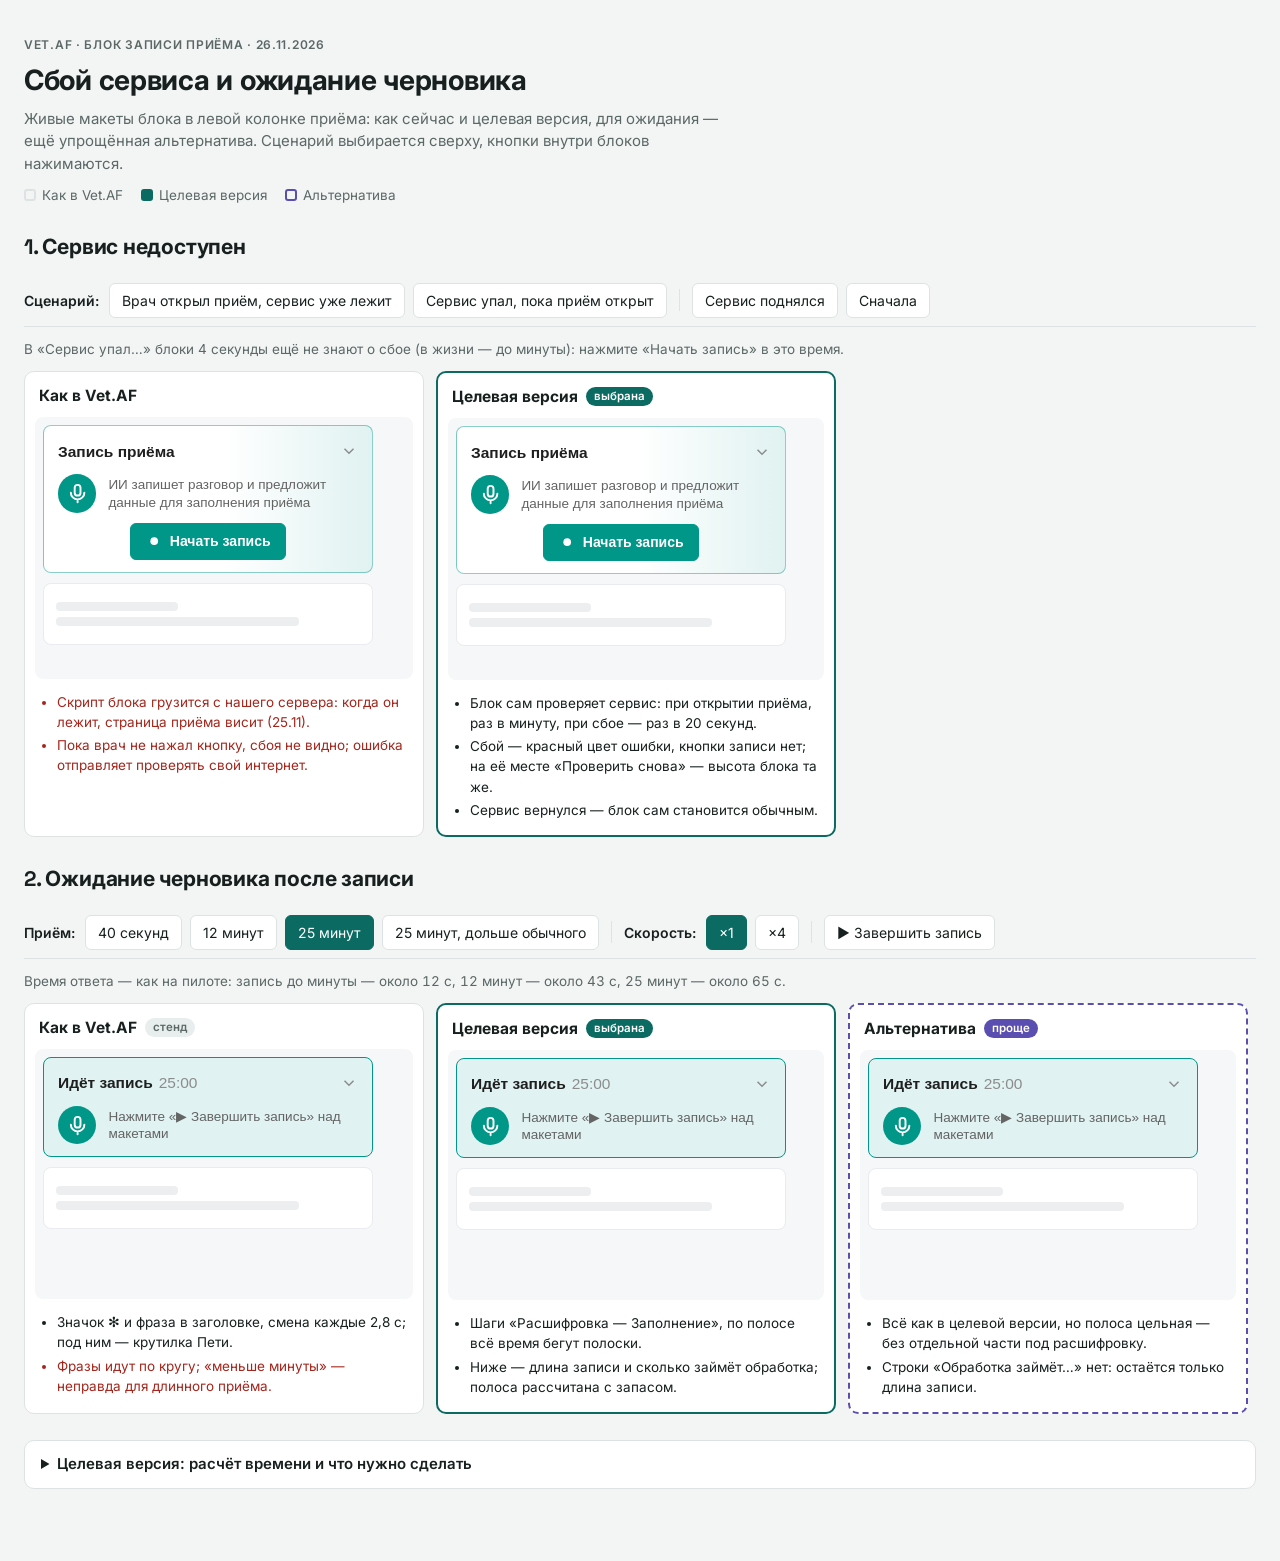
<file: processing/index.html>
<!doctype html>
<html lang="ru">
<head>
<meta charset="utf-8">
<meta name="viewport" content="width=device-width, initial-scale=1, viewport-fit=cover">
<meta name="robots" content="noindex, nofollow">
<title>Сбой и обработка записи</title>
<meta name="claude:viewport-fit-sides" content="cover">
<link rel="preconnect" href="https://fonts.googleapis.com">
<link rel="stylesheet" href="https://fonts.googleapis.com/css2?family=Inter:wght@400;500;600;700&family=Space+Grotesk:wght@500;600&display=swap">
<style>
/* Layout: two topics; each a bench of scenario controls over four live mocks — Vet.AF now, target, two independent variants. */
:root{
  --bg:#f3f5f5; --surface:#ffffff; --fg:#17201f; --muted:#5b6866; --line:#dde3e2; --accent:#0b6b62; --accent-fg:#ffffff;
  --chip:#e8eeed; --warn-fg:#a3261c; --ok-fg:#17703a; --alt:#5a4fb0; --alt-fg:#ffffff;
  /* the mock is a picture of Vet.AF's light UI: same in both themes */
  --vf-page:#f6f7f8; --vf-card:#ffffff; --vf-ghost:#eceef0; --vf-ink:#1f1f1f; --vf-64:#646464; --vf-8c:#8c8c8c; --vf-c8:#c8c8c8;
  --vf-green:#009688; --vf-green-l:#e0f2f1; --vf-green-b:rgba(0,150,136,.45); --vf-red:#e53935; --vf-red-l:#fdecea;
  --vf-yellow:#f2a100; --vf-yellow-l:#fff6dc; --vf-yellow-ink:#6b4a00; --vf-link:#0b6b62;
  --font-body:"Inter",-apple-system,BlinkMacSystemFont,"Segoe UI",Roboto,sans-serif;
  --font-head:"Space Grotesk","Inter",-apple-system,sans-serif;
  --font-mock:-apple-system,BlinkMacSystemFont,"Segoe UI",Roboto,sans-serif;
}
@media (prefers-color-scheme: dark){:root:not([data-theme="light"]){
  --bg:#121817; --surface:#1a2221; --fg:#e6eceb; --muted:#9aa8a6; --line:#2c3735; --accent:#4cc2b5; --accent-fg:#0d1716; --chip:#24302e; --warn-fg:#ff8a80; --ok-fg:#7bd99a; --alt:#a99cf5; --alt-fg:#15122b; color-scheme:dark }}
:root[data-theme="dark"]{
  --bg:#121817; --surface:#1a2221; --fg:#e6eceb; --muted:#9aa8a6; --line:#2c3735; --accent:#4cc2b5; --accent-fg:#0d1716; --chip:#24302e; --warn-fg:#ff8a80; --ok-fg:#7bd99a; --alt:#a99cf5; --alt-fg:#15122b; color-scheme:dark }

*{box-sizing:border-box}
body{background:var(--bg);color:var(--fg);font:15px/1.5 var(--font-body);padding-left:max(16px,env(safe-area-inset-left,0px));padding-right:max(16px,env(safe-area-inset-right,0px));padding-block:28px 64px}
.wrap{max-width:1560px;margin:0 auto;display:flex;flex-direction:column;gap:26px}
h1,h2{font-family:var(--font-head);text-wrap:balance;margin:0;letter-spacing:-.01em}
h1{font-size:28px;line-height:1.2} h2{font-size:21px}
p{margin:0} a{color:var(--accent)}
.muted{color:var(--muted)} .small{font-size:13.5px}
.eyebrow{font-size:12px;font-weight:600;letter-spacing:.06em;text-transform:uppercase;color:var(--muted)}
.intro{display:flex;flex-direction:column;gap:10px;max-width:78ch}
.legend{display:flex;flex-wrap:wrap;gap:8px 18px;font-size:13.5px;color:var(--muted)}
.legend span{display:inline-flex;align-items:center;gap:6px}
.sw{width:12px;height:12px;border-radius:3px;border:2px solid var(--line);display:inline-block}
.sw.t{border-color:var(--accent);background:var(--accent)} .sw.a{border-color:var(--alt)}

.topic{display:flex;flex-direction:column;gap:12px}
.ctrl{display:flex;flex-wrap:wrap;gap:8px;align-items:center;position:sticky;top:env(safe-area-inset-top,0px);z-index:5;background:var(--bg);padding-block:8px;border-bottom:1px solid var(--line)}
.ctrl .lbl{font-weight:600;font-size:14px;margin-right:2px}
.ctrl button{font:inherit;font-size:14px;border:1px solid var(--line);background:var(--surface);color:var(--fg);border-radius:6px;padding:6px 12px;cursor:pointer}
.ctrl button:hover{border-color:var(--accent)}
.ctrl button.on{background:var(--accent);color:var(--accent-fg);border-color:var(--accent)}
.ctrl .sep{width:1px;height:22px;background:var(--line);margin:0 4px}
button:focus-visible{outline:2px solid var(--accent);outline-offset:2px}
.clock{font-size:13.5px;color:var(--muted);font-variant-numeric:tabular-nums}

.four{display:grid;grid-template-columns:repeat(auto-fill,minmax(330px,400px));gap:12px}
.col{background:var(--surface);border:1px solid var(--line);border-radius:10px;padding:10px;display:flex;flex-direction:column;gap:10px;min-width:0}
.col.target{border:2px solid var(--accent)}
.col.alt{border:2px dashed var(--alt)}
@media (max-width:420px){.four{grid-template-columns:1fr}}
.col h3{margin:0;font-size:15.5px;display:flex;align-items:center;gap:8px;flex-wrap:wrap;padding:2px 4px 0}
.chip{font-size:11.5px;font-weight:600;padding:1px 8px;border-radius:10px;background:var(--chip);color:var(--muted)}
.col.target .chip{background:var(--accent);color:var(--accent-fg)}
.col.alt .chip{background:var(--alt);color:var(--alt-fg)}
.col ul{margin:0;padding:0 4px 2px 22px;font-size:13.5px} .col li{margin:3px 0}
.bad{color:var(--warn-fg)} .good{color:var(--ok-fg)}
.note{font-size:12.5px;color:var(--vf-64);min-height:18px;margin-top:8px}
.note.bad{color:#b3261e;font-weight:600}

/* --- mock of Vet.AF's left column --- */
.mock{background:var(--vf-page);border-radius:8px;padding:8px;position:relative;font-family:var(--font-mock);color:var(--vf-ink);min-height:250px}
.mock .slot{max-width:330px}
.ghost{background:var(--vf-card);border:1px solid #e9ebee;border-radius:8px;padding:12px;max-width:330px}
.ghost i{display:block;height:9px;background:var(--vf-ghost);border-radius:4px;margin:6px 0}
.hang{position:absolute;inset:0;background:rgba(255,255,255,.88);display:flex;flex-direction:column;align-items:center;justify-content:center;gap:8px;border-radius:8px;text-align:center;padding:20px;font-size:14px;color:var(--vf-64)}
.hang b{color:var(--vf-ink)}

.blk{border:1.5px solid var(--vf-green-b);border-radius:8px;background:linear-gradient(to left,var(--vf-green-l) 0%,var(--vf-card) 45%);padding:8px 14px 12px;margin-bottom:10px;transition:background .2s,border-color .2s}
.blk header{display:flex;align-items:center;justify-content:space-between;gap:8px;min-height:34px;font-weight:600;font-size:15.5px}
.blk header .t{min-width:0;white-space:nowrap;overflow:hidden;text-overflow:ellipsis;display:flex;align-items:center;gap:6px}
.blk header .t small{font-size:15.5px;font-weight:500;color:var(--vf-8c);font-variant-numeric:tabular-nums}
.blk header .chev{flex:none;color:var(--vf-8c);display:flex}
.blk .row{display:grid;grid-template-columns:2.4rem 1fr;gap:12px;align-items:center;margin-top:6px}
.blk .badge{width:2.4rem;height:2.4rem;border-radius:50%;background:var(--vf-green);color:#fff;display:flex;align-items:center;justify-content:center;transition:background .2s}
.blk .badge svg{width:1.45rem;height:1.45rem}
.blk .badge.pulse{animation:pulse 1.8s ease-in-out infinite}
.blk .sub{font-size:13.5px;color:var(--vf-64);line-height:1.3;min-width:0}
.blk .extra{font-size:12.5px;color:var(--vf-64);line-height:1.35;margin-top:8px}
.blk .btns{display:flex;flex-wrap:wrap;justify-content:center;align-items:center;gap:8px;margin-top:10px;min-height:2.3rem}
.vbtn{font:inherit;font-size:14px;font-weight:600;height:2.3rem;padding:0 14px;border-radius:6px;border:1px solid var(--vf-c8);background:var(--vf-card);color:var(--vf-ink);display:inline-flex;align-items:center;gap:6px;cursor:pointer}
.vbtn.green{background:var(--vf-green);border-color:var(--vf-green);color:#fff}
.vbtn[disabled]{opacity:.55;cursor:default}
.vbtn svg{width:1.15rem;height:1.15rem}
.vlink{font:inherit;font-size:14px;font-weight:600;color:var(--vf-link);background:none;border:0;padding:0;cursor:pointer;text-decoration:underline;text-underline-offset:3px}
.vlink[disabled]{color:var(--vf-8c);text-decoration:none;cursor:default}
.when{font-size:12px;color:var(--vf-8c)}
.okline{color:var(--vf-green);font-weight:600}
.strip{background:var(--vf-yellow-l);border:1px solid var(--vf-yellow);border-radius:6px;padding:6px 9px;color:var(--vf-yellow-ink);font-size:12.5px;line-height:1.35;margin-top:8px}
.strip.ok{background:var(--vf-green-l);border-color:var(--vf-green);color:#00695c}
.blk[data-tone=work]{background:rgba(0,150,136,.045)}
.blk[data-tone=work] .badge.soft{background:var(--vf-green-l);color:var(--vf-green)}
.blk[data-tone=rec]{background:var(--vf-green-l);border-color:var(--vf-green)}
.blk[data-tone=rec] .badge{animation:pulse 1.8s ease-in-out infinite}
.blk[data-tone=red]{border-color:var(--vf-red);background:var(--vf-red-l)}
.blk[data-tone=red] .badge{background:var(--vf-red)}
.blk[data-tone=yellow]{border-color:var(--vf-yellow);background:var(--vf-yellow-l)}
.blk[data-tone=yellow] .badge{background:var(--vf-yellow)}
.blk[data-tone=yellow] header .t{color:#8a5a00}
.blk[data-tone=ready]{border-color:var(--vf-green);background:linear-gradient(to left,var(--vf-green-l) 0%,var(--vf-card) 70%)}
@keyframes pulse{0%,100%{box-shadow:0 0 0 0 rgba(0,150,136,.3)}50%{box-shadow:0 0 0 .5rem rgba(0,150,136,0)}}
.spin{width:1.25rem;height:1.25rem;border:2.5px solid currentColor;border-right-color:transparent;border-radius:50%;animation:rot .9s linear infinite}
.hang .spin{color:var(--vf-8c)}
@keyframes rot{to{transform:rotate(360deg)}}

/* «Как в Vet.AF» on the stand: the thinking line */
.glyph{display:inline-block;width:1em;text-align:center;flex:none}
.glyph::after{content:"✻";animation:gl 1.3s steps(1) infinite}
@keyframes gl{0%{content:"·"}10%{content:"✢"}20%{content:"✳"}30%{content:"✶"}40%{content:"✻"}50%{content:"✽"}60%{content:"✻"}70%{content:"✶"}80%{content:"✳"}90%{content:"✢"}}
.phrase{display:inline-block;white-space:nowrap;overflow:hidden;text-overflow:ellipsis;min-width:0;background:linear-gradient(100deg,var(--vf-ink) 0 38%,#b9b9b9 50%,var(--vf-ink) 62% 100%) 100% 0/250% 100% no-repeat;-webkit-background-clip:text;background-clip:text;-webkit-text-fill-color:transparent;animation:in .35s ease-out,sweep 2.2s linear infinite}
@keyframes in{from{opacity:0;transform:translateY(.45em)}}
@keyframes sweep{to{background-position:0 0}}
.loop{display:inline-block;font-size:12px;font-weight:600;color:#b3261e;background:#fdecea;border-radius:10px;padding:1px 8px}

/* target: steps + bar with stripes running back */
.steps{display:flex;gap:6px;align-items:center;font-size:13px;color:var(--vf-8c);margin-top:8px;white-space:nowrap;overflow:hidden}
.steps .s{display:flex;align-items:center;gap:5px}
.steps .s.done{color:var(--vf-green)} .steps .s.cur{color:var(--vf-ink);font-weight:600}
.steps .dot{width:15px;height:15px;border-radius:50%;border:1.5px solid currentColor;display:inline-flex;align-items:center;justify-content:center;font-size:9px;flex:none}
.steps .s.done .dot{background:var(--vf-green);border-color:var(--vf-green);color:#fff}
.steps .s.cur .dot{border-color:var(--vf-green)}
.steps .s.cur .dot::after{content:"";width:5px;height:5px;border-radius:50%;background:var(--vf-green);animation:blink 1.2s ease-in-out infinite}
@keyframes blink{50%{opacity:.25}}
.steps .ln{flex:1;height:1.5px;background:var(--vf-c8);min-width:8px}
.bar{height:6px;margin-top:10px;display:flex;gap:2px}
.bar .seg{position:relative;height:6px;background:#dfe7e6;border-radius:3px;overflow:hidden}
.bar .seg i{display:block;height:100%;width:0;background-color:var(--vf-green);border-radius:3px;transition:width .25s linear}
.bar.m1 .seg i{background-image:repeating-linear-gradient(-45deg,rgba(255,255,255,.32) 0 5px,transparent 5px 10px);background-size:14.142px 14.142px;animation:back .9s linear infinite}
@keyframes back{to{background-position:-14.142px 0}}
.bar.fin .seg i{transition:width .3s ease-out}
.bar.late .seg:last-child::after{content:"";position:absolute;top:0;bottom:0;width:30%;background:linear-gradient(90deg,transparent,rgba(255,255,255,.75),transparent);animation:glint 1.5s ease-in-out infinite}
@keyframes glint{from{left:60%}to{left:100%}}
/* Y1: bar to 90%, hatched when late */
.bar.y .seg i.hatch{background:repeating-linear-gradient(45deg,var(--vf-green) 0 .5rem,#4db6ac .5rem 1rem);background-size:1.41rem 100%;animation:stripe 1s linear infinite}
@keyframes stripe{to{background-position:1.41rem 0}}
.meta{margin-top:6px;font-size:12.5px;color:var(--vf-64);line-height:1.35;font-variant-numeric:tabular-nums}
/* Y2: step list */
.list{list-style:none;margin:0;padding:0;display:grid;gap:3px}
.list li{display:flex;gap:7px;align-items:baseline;color:var(--vf-8c)}
.list li::before{content:"";flex:none;width:.6rem;height:.6rem;border-radius:50%;border:2px solid #c9cdd1;transform:translateY(1px)}
.list li.done{color:var(--vf-64)} .list li.done::before{background:var(--vf-green);border-color:var(--vf-green)}
.list li.cur{color:var(--vf-ink);font-weight:600} .list li.cur::before{border-color:var(--vf-green);background:#fff}

details{background:var(--surface);border:1px solid var(--line);border-radius:10px;padding:12px 16px}
summary{cursor:pointer;font-weight:600}
details > div{margin-top:10px;display:flex;flex-direction:column;gap:10px;font-size:14px;max-width:110ch}
details ul{margin:0;padding-left:18px} details li{margin:3px 0}
.tbl{overflow-x:auto}
table{border-collapse:collapse;width:100%;font-size:13.5px}
th,td{border-bottom:1px solid var(--line);padding:6px 8px;text-align:left;vertical-align:top}
th{color:var(--muted);font-weight:600}
td.num{font-variant-numeric:tabular-nums}
@media (prefers-reduced-motion:reduce){*{animation:none!important;transition:none!important}}
</style>
</head>
<body>


<div class="wrap">
  <header class="intro">
    <span class="eyebrow">Vet.AF · блок записи приёма · 26.11.2026</span>
    <h1>Сбой сервиса и ожидание черновика</h1>
    <p class="muted">Живые макеты блока в левой колонке приёма: как сейчас и целевая версия, для ожидания — ещё упрощённая альтернатива. Сценарий выбирается сверху, кнопки внутри блоков нажимаются.</p>
    <div class="legend">
      <span><i class="sw"></i>Как в Vet.AF</span>
      <span><i class="sw t"></i>Целевая версия</span>
      <span><i class="sw a"></i>Альтернатива</span>
    </div>
  </header>

  <!-- ========== 1. OUTAGE ========== -->
  <section class="topic" aria-labelledby="h-err">
    <h2 id="h-err">1. Сервис недоступен</h2>
    <div class="ctrl" id="errCtrl" role="group" aria-label="Сценарий сбоя">
      <span class="lbl">Сценарий:</span>
      <button type="button" id="sc-open" data-sc="open">Врач открыл приём, сервис уже лежит</button>
      <button type="button" id="sc-drop" data-sc="drop">Сервис упал, пока приём открыт</button>
      <span class="sep"></span>
      <button type="button" id="sc-up" data-sc="up">Сервис поднялся</button>
      <button type="button" id="sc-reset" data-sc="reset">Сначала</button>
    </div>
    <p class="small muted">В «Сервис упал…» блоки 4 секунды ещё не знают о сбое (в жизни — до минуты): нажмите «Начать запись» в это время.</p>
    <div class="four">
      <div class="col">
        <h3>Как в Vet.AF</h3>
        <div class="mock"><div class="slot" id="e0"></div><div class="ghost"><i style="width:40%"></i><i style="width:80%"></i></div><div class="note" id="e0-note"></div></div>
        <ul>
          <li class="bad">Скрипт блока грузится с нашего сервера: когда он лежит, страница приёма висит (25.11).</li>
          <li class="bad">Пока врач не нажал кнопку, сбоя не видно; ошибка отправляет проверять свой интернет.</li>
        </ul>
      </div>
      <div class="col target">
        <h3>Целевая версия <span class="chip">выбрана</span></h3>
        <div class="mock"><div class="slot" id="eT"></div><div class="ghost"><i style="width:40%"></i><i style="width:80%"></i></div><div class="note" id="eT-note"></div></div>
        <ul>
          <li>Блок сам проверяет сервис: при открытии приёма, раз в минуту, при сбое — раз в 20 секунд.</li>
          <li>Сбой — красный цвет ошибки, кнопки записи нет; на её месте «Проверить снова» — высота блока та же.</li>
          <li>Сервис вернулся — блок сам становится обычным.</li>
        </ul>
      </div>
    </div>
  </section>

  <!-- ========== 2. WAIT ========== -->
  <section class="topic" aria-labelledby="h-wait">
    <h2 id="h-wait">2. Ожидание черновика после записи</h2>
    <div class="ctrl" id="anCtrl" role="group" aria-label="Сценарий обработки">
      <span class="lbl">Приём:</span>
      <button type="button" id="pre-short" data-pre="short">40 секунд</button>
      <button type="button" id="pre-mid" data-pre="mid">12 минут</button>
      <button type="button" id="pre-long" data-pre="long" class="on">25 минут</button>
      <button type="button" id="pre-late" data-pre="late">25 минут, дольше обычного</button>
      <span class="sep"></span>
      <span class="lbl">Скорость:</span>
      <button type="button" id="sp-1" data-speed="1" class="on">×1</button>
      <button type="button" id="sp-4" data-speed="4">×4</button>
      <span class="sep"></span>
      <button type="button" id="play">▶ Завершить запись</button>
    </div>
    <p class="clock" id="clock">Время ответа — как на пилоте: запись до минуты — около 12 с, 12 минут — около 43 с, 25 минут — около 65 с.</p>
    <div class="four">
      <div class="col">
        <h3>Как в Vet.AF <span class="chip">стенд</span></h3>
        <div class="mock"><div class="slot" id="w0"></div><div class="ghost"><i style="width:40%"></i><i style="width:80%"></i></div><div class="note" id="w0-note"></div></div>
        <ul>
          <li>Значок ✻ и фраза в заголовке, смена каждые 2,8 с; под ним — крутилка Пети.</li>
          <li class="bad">Фразы идут по кругу; «меньше минуты» — неправда для длинного приёма.</li>
        </ul>
      </div>
      <div class="col target">
        <h3>Целевая версия <span class="chip">выбрана</span></h3>
        <div class="mock"><div class="slot" id="wT"></div><div class="ghost"><i style="width:40%"></i><i style="width:80%"></i></div><div class="note" id="wT-note"></div></div>
        <ul>
          <li>Шаги «Расшифровка — Заполнение», по полосе всё время бегут полоски.</li>
          <li>Ниже — длина записи и сколько займёт обработка; полоса рассчитана с запасом.</li>
        </ul>
      </div>
      <div class="col alt">
        <h3>Альтернатива <span class="chip">проще</span></h3>
        <div class="mock"><div class="slot" id="wA"></div><div class="ghost"><i style="width:40%"></i><i style="width:80%"></i></div><div class="note" id="wA-note"></div></div>
        <ul>
          <li>Всё как в целевой версии, но полоса цельная — без отдельной части под расшифровку.</li>
          <li>Строки «Обработка займёт…» нет: остаётся только длина записи.</li>
        </ul>
      </div>
    </div>
  </section>

  <details>
    <summary>Целевая версия: расчёт времени и что нужно сделать</summary>
    <div>
      <p>Строка времени зависит от длины записи. Нижняя граница — среднее время ответа на пилоте, верхняя — конец полосы, 1,6 × среднее с округлением вверх.</p>
      <div class="tbl"><table>
        <thead><tr><th>Длина записи</th><th>Приёмов на пилоте</th><th>Среднее время ответа</th><th>Конец полосы</th><th>Строка в блоке</th></tr></thead>
        <tbody>
          <tr><td>до 1 мин</td><td class="num">17</td><td class="num">11 с</td><td class="num">20 с</td><td>Обработка займёт 10–20 секунд</td></tr>
          <tr><td>1–5 мин</td><td class="num">5</td><td class="num">14 с</td><td class="num">25 с</td><td>Обработка займёт 15–30 секунд</td></tr>
          <tr><td>5–15 мин</td><td class="num">4</td><td class="num">43 с</td><td class="num">70 с</td><td>Обработка займёт 40–70 секунд</td></tr>
          <tr><td>от 15 мин</td><td class="num">5</td><td class="num">65 с</td><td class="num">105 с</td><td>Обработка займёт 1–2 минуты</td></tr>
        </tbody>
      </table></div>
      <p class="small muted">Пилот — 31 приём с готовой картой, срез 26.11. В корзинах от минуты по 4–5 приёмов, поэтому запас — оценка: ожидаем, что примерно в 9 случаях из 10 ответ придёт раньше конца полосы. Таблица хранится одним конфигом на сервере: если обработку ускорят, меняются только цифры.</p>
      <p><b>Петя</b></p>
      <ul>
        <li>Подключать скрипт блока так, чтобы он не задерживал страницу (асинхронно или с коротким таймаутом); пока блок не загрузился — заглушка «Сервис ИИ-заполнения карты временно недоступен» (предложение Бориса).</li>
        <li>Стили: красное состояние «недоступно» с рядом «Проверить снова · проверено в …», полоса с полосками, две строки под ней.</li>
      </ul>
      <p><b>Борис</b></p>
      <ul>
        <li>Проверка сервиса при открытии приёма и раз в минуту, во время сбоя — раз в 20 секунд; состояние «недоступно» и ручная проверка по ссылке.</li>
        <li>Сигнал «расшифровано» для первой части полосы; конфиг времени по длине записи; тексты.</li>
        <li>Строку с меняющимися фразами на прод не выкладывать — её заменяют шаги и полоса.</li>
      </ul>
      <p class="small muted">Почему так: неподвижный индикатор люди принимают за зависание (<a href="https://developer.apple.com/design/human-interface-guidelines/progress-indicators">Apple HIG</a>); ожиданию дольше 10 секунд нужен индикатор доли выполненного или список шагов (<a href="https://www.nngroup.com/articles/progress-indicators/">NN/g</a>); полоски, бегущие против хода полосы, сокращают субъективное ожидание примерно на 10% (<a href="https://www.chrisharrison.net/index.php/Research/ProgressBars2">Harrison и др., CHI 2010</a>).</p>
    </div>
  </details>
</div>

<script>
const IC = {
  chev:'<svg width="18" height="18" viewBox="0 0 24 24" fill="none" stroke="currentColor" stroke-width="2"><path d="m6 9 6 6 6-6"/></svg>',
  mic:'<svg viewBox="0 0 24 24" fill="none" stroke="currentColor" stroke-width="2" stroke-linecap="round"><rect x="9" y="3" width="6" height="11" rx="3"/><path d="M5 11a7 7 0 0 0 14 0M12 18v3"/></svg>',
  rec:'<svg viewBox="0 0 24 24" fill="currentColor"><circle cx="12" cy="12" r="5"/></svg>',
  stop:'<svg viewBox="0 0 24 24" fill="currentColor"><rect x="6" y="6" width="12" height="12" rx="2"/></svg>',
  off:'<svg viewBox="0 0 24 24" fill="none" stroke="currentColor" stroke-width="2" stroke-linecap="round"><path d="M7 18h10a4 4 0 0 0 .7-7.94A6 6 0 0 0 6.2 9.1 4.5 4.5 0 0 0 7 18zM4 4l16 16"/></svg>',
  check:'<svg viewBox="0 0 24 24" fill="none" stroke="currentColor" stroke-width="2.6" stroke-linecap="round" stroke-linejoin="round"><path d="m5 12 5 5 9-10"/></svg>',
  wave:'<svg viewBox="0 0 24 24" fill="none" stroke="currentColor" stroke-width="2.2" stroke-linecap="round"><path d="M4 10v4M8 7v10M12 4v16M16 8v8M20 11v2"/></svg>',
  warn:'<svg viewBox="0 0 24 24" fill="none" stroke="currentColor" stroke-width="1.8" stroke-linecap="round" stroke-linejoin="round"><path d="M12 4 2.5 20h19L12 4zM12 10v4M12 17v.5"/></svg>',
  doc:'<svg viewBox="0 0 24 24" fill="none" stroke="currentColor" stroke-width="1.8" stroke-linecap="round" stroke-linejoin="round"><path d="M7 3h7l4 4v14H7zM14 3v4h4M10 12h5M10 16h5"/></svg>',
  clock:'<svg viewBox="0 0 24 24" fill="none" stroke="currentColor" stroke-width="1.8" stroke-linecap="round"><circle cx="12" cy="12" r="8.5"/><path d="M12 7v5l3 2"/></svg>',
};
const SPIN = '<span class="spin"></span>';
const blk = ({tone='idle', title, badge, soft=false, pulse=false, sub='', extra='', btns=null}) =>
  `<div class="blk" data-tone="${tone}"><header><span class="t">${title}</span><span class="chev">${IC.chev}</span></header>
   <div class="row"><div class="badge${soft?' soft':''}${pulse?' pulse':''}">${badge}</div><div class="sub">${sub}</div></div>${extra}${btns!==null?`<div class="btns">${btns}</div>`:''}</div>`;
const setNote = (id, html, bad=false) => { const n = document.getElementById(id+'-note'); n.innerHTML = html; n.className = 'note' + (bad?' bad':''); };
const hhmm = () => new Date().toTimeString().slice(0,5);
const mmss = s => `${String(Math.floor(s/60)).padStart(2,'0')}:${String(Math.floor(s%60)).padStart(2,'0')}`;
const btn = (act, label, cls='', icon='', dis=false) => `<button type="button" class="vbtn ${cls}" data-act="${act}"${dis?' disabled':''}>${icon}${label}</button>`;

/* ================= 1. OUTAGE ================= */
const IDLE_SUB = 'ИИ запишет разговор и предложит данные для заполнения приёма';
const startBtn = btn('rec','Начать запись','green',IC.rec);
const idleBlk = (sub=IDLE_SUB, extra='') => blk({title:'Запись приёма', badge:IC.mic, sub, extra, btns:startBtn});
const E = {up:true, known:true, sc:'reset', timers:[], s:{}, rec:0, recTimer:null};
const later = (ms, fn) => E.timers.push(setTimeout(fn, ms));
function resetStates(){ E.s = {e0:'idle', eT:'idle', checkedT:'', checkingT:false}; }

function renderErr(){
  const s = E.s, pending = !E.up && !E.known;
  // --- 0. as in Vet.AF (v1)
  const m0 = document.getElementById('e0').parentElement; m0.querySelector('.hang')?.remove();
  const e0 = document.getElementById('e0');
  if (s.e0==='hang'){
    e0.innerHTML = idleBlk();
    const h = document.createElement('div'); h.className='hang';
    h.innerHTML = '<span class="spin"></span><b>Страница приёма не открывается</b>браузер ждёт скрипт блока с упавшего сервера';
    m0.append(h); setNote('e0','');
  } else if (s.e0==='err'){
    e0.innerHTML = blk({tone:'red', title:'Нет связи с сервисом записи', badge:IC.mic, sub:'Проверьте интернет и нажмите кнопку ещё раз', btns:startBtn});
    setNote('e0','Врач проверяет свой интернет, а лежит наш сервер', true);
  } else if (s.e0==='rec'){ e0.innerHTML = recBlk(); setNote('e0','Сервис работает — запись пошла'); }
  else { e0.innerHTML = idleBlk(); setNote('e0', E.up ? '' : 'Сбоя не видно, пока врач не нажмёт'); }

  // --- target (B2)
  const eT = document.getElementById('eT');
  const rowT = s.checkingT ? '<button type="button" class="vlink" disabled>Проверяем…</button>'
    : `<button type="button" class="vlink" data-act="checkT">Проверить снова</button><span class="when">· проверено в ${s.checkedT}</span>`;
  if (['down','fail','still'].includes(s.eT)){
    const sub = s.eT==='fail' ? 'Запись не началась. Заполните приём вручную.' : s.eT==='still' ? 'Пока недоступно. Заполните приём вручную.' : 'Временно недоступно. Заполните приём вручную.';
    eT.innerHTML = blk({tone:'red', title:'Запись приёма', badge:IC.off, sub, btns:rowT});
    setNote('eT', s.eT==='fail' ? 'Нажал ровно в момент падения — то же состояние' : E.sc==='drop' ? 'Блок заметил сбой сам, при плановой проверке' : 'Сбой виден сразу при открытии приёма');
  } else if (s.eT==='back'){ eT.innerHTML = idleBlk('<span class="okline">Запись снова доступна</span>'); setNote('eT','Вернулся сам, без перезагрузки; высота блока не менялась'); }
  else if (s.eT==='rec'){ eT.innerHTML = recBlk(); setNote('eT','Сервис работает — запись пошла'); }
  else { eT.innerHTML = idleBlk(); setNote('eT', pending ? 'Сбой ещё не замечен — попробуйте нажать «Начать запись»' : ''); }

}
function recBlk(){ return blk({tone:'rec', title:'Идёт запись <small>00:01</small>', badge:IC.mic, sub:'По окончании приёма нажмите «Завершить»', btns:btn('back','Сбросить пример','',IC.stop)}); }
function recover(){
  const s = E.s;
  if (s.e0==='err') s.e0='idle'; if (s.e0==='hang') s.e0='idle';
  if (['down','fail','still'].includes(s.eT)){ s.eT='back'; later(5000, ()=>{ if (s.eT==='back'){ s.eT='idle'; renderErr(); } }); }
}
function scenario(sc){
  E.timers.forEach(clearTimeout); E.timers=[];
  document.querySelectorAll('#errCtrl button').forEach(b=>b.classList.toggle('on', b.dataset.sc===sc && sc!=='reset'));
  if (sc==='up'){ if (E.up){ renderErr(); return; } E.up=true; E.known=true; E.sc='up'; recover(); renderErr(); return; }
  resetStates(); E.sc = sc;
  const s = E.s;
  if (sc==='reset'){ E.up=true; E.known=true; }
  if (sc==='open'){ E.up=false; E.known=true; s.checkedT=hhmm(); s.e0='hang'; s.eT='down'; }
  if (sc==='drop'){ E.up=false; E.known=false;
    later(4000, ()=>{ E.known=true; s.checkedT=hhmm(); if (s.eT==='idle') s.eT='down'; renderErr(); }); }
  renderErr();
}
document.getElementById('errCtrl').addEventListener('click', e=>{ const b=e.target.closest('button[data-sc]'); if(b) scenario(b.dataset.sc); });
document.querySelectorAll('#e0, #eT').forEach(slot => slot.addEventListener('click', e=>{
  const b = e.target.closest('[data-act]'); if(!b || b.disabled) return;
  const id = slot.id, s = E.s, act = b.dataset.act;
  if (act==='back'){ s[id] = (id==='eT' && !E.up && E.known) ? 'down' : 'idle'; return renderErr(); }
  if (act==='checkT'){ s.checkingT=true; renderErr(); return later(1500, ()=>{ s.checkingT=false; s.checkedT=hhmm(); if (E.up) recover(); else s.eT='still'; renderErr(); }); }
  if (act==='rec'){
    if (E.up){ s[id]='rec'; return renderErr(); }
    if (id==='e0') s.e0='err';
    if (id==='eT'){ s.eT='fail'; s.checkedT=hhmm(); }
    renderErr();
  }
}));
scenario('reset');

/* ================= 2. WAIT ================= */
// act — real answer time (pilot), tr — transcription done after stop, T — end of the target bar, len — recording, s
const PRE = {
  short:{act:12,  tr:1.5, T:20,  len:40,   rec:'40 с',   eta:'10–20 секунд'},
  mid:  {act:43,  tr:4,   T:70,  len:720,  rec:'12 мин', eta:'40–70 секунд'},
  long: {act:65,  tr:6,   T:105, len:1500, rec:'25 мин', eta:'1–2 минуты'},
  late: {act:115, tr:6,   T:105, len:1500, rec:'25 мин', eta:'1–2 минуты'},
};
const PH = {
  sending:["Отправляю остаток записи","Дожидаюсь последних фрагментов"],
  transcribing:["Дослушиваю конец приёма","Перевожу речь в текст","Разбираю медицинские термины","Расставляю знаки препинания","Сверяю расшифровку"],
  filling:["Читаю расшифровку","Выделяю жалобы и анамнез","Ищу результаты осмотра","Собираю диагнозы","Сверяю препараты и дозировки","Записываю назначения","Готовлю рекомендации владельцу","Подбираю товары и услуги","Раскладываю по полям приёма","Перепроверяю черновик"],
};
const A = {pre:'long', speed:1, t:0, run:false, done:false, fin:0, timer:null};
const ease = (t,T) => t<=T ? 0.95*(1-Math.pow(1-t/T,1.5)) : 0.95 + 0.04*(1-Math.exp(-(t-T)/20));
const keys = {};
const put = (id, key, html) => { if (keys[id]!==key){ keys[id]=key; document.getElementById(id).innerHTML = html; } return document.getElementById(id); };
const IDS = ['w0','wT','wA'];

function renderWait(){
  const P = PRE[A.pre], t = A.t;
  if (A.run || A.done) document.getElementById('clock').textContent = `Прошло ${Math.floor(t)} с · ответ придёт на ${P.act}-й секунде`;
  if (!A.run && !A.done){
    IDS.forEach(id=>{ put(id, 'idle-'+A.pre, blk({tone:'rec', title:`Идёт запись <small>${mmss(P.len)}</small>`, badge:IC.mic, sub:'Нажмите «▶ Завершить запись» над макетами'})); setNote(id,''); });
    return;
  }
  const ready = A.done && A.fin >= 3;

  // --- as in Vet.AF (stand): thinking line
  if (ready){ put('w0','ready', blk({tone:'ready', title:'Запись приёма завершена', badge:IC.check, sub:'Предложения появились под полями'})); setNote('w0',''); }
  else if (!A.done){
    const st = t < 0.8 ? 'sending' : t < P.tr ? 'transcribing' : 'filling', st0 = st==='sending'?0 : st==='transcribing'?0.8 : P.tr;
    const list = PH[st], n = list.length, k = Math.floor((t-st0)/2.8);
    const idx = k < n ? k : 1 + ((k-n) % (n-1)), round = k < n ? 1 : 2 + Math.floor((k-n)/(n-1));
    put('w0', `${st}-${idx}`, blk({tone:'work', title:`<span class="glyph"></span><span class="phrase">${list[idx]}…</span>`, badge:SPIN, sub:'Обычно это занимает меньше минуты. Можете продолжать работу — предложения появятся под полями'}));
    setNote('w0', round>1 ? `<span class="loop">фразы пошли по кругу: ${round}-й раз</span>` : '');
  }

  // --- target: B1 + stripes + two lines
  if (ready){ put('wT','ready', blk({tone:'ready', title:'Черновик готов', badge:IC.check, sub:'Предложения появились под полями — проверьте и примите'})); setNote('wT', t < P.T ? 'Ответ пришёл раньше конца полосы' : ''); }
  else {
    const late = t > P.T && !A.done, trd = t >= P.tr || A.done;
    const s1 = A.done ? 1 : Math.min(1, t/P.tr), s2 = A.done ? 1 : trd ? ease(t,P.T) : 0;
    const sub = late ? 'Занимает чуть больше времени. Карта заполнится сама.' : 'Можно работать дальше — карта заполнится сама.';
    const steps = `<div class="steps"><span class="s ${trd?'done':'cur'}"><span class="dot">${trd?'✓':''}</span>Расшифровка</span><span class="ln"></span><span class="s ${trd?'cur':''}"><span class="dot"></span>Заполнение</span></div>`;
    const bar = '<div class="bar m1"><div class="seg" style="flex:1"><i></i></div><div class="seg" style="flex:9"><i></i></div></div>';
    const meta = `<div class="meta">Запись: ${P.rec}<br>Обработка займёт ${P.eta}</div>`;
    const el = put('wT', `w-${trd}-${late}-${A.pre}`, blk({tone:'work', title:'Обрабатываем запись', badge:IC.wave, soft:true, sub, extra: steps + bar + meta}));
    const b = el.querySelector('.bar'), is = b.querySelectorAll('i');
    b.classList.toggle('late', late); b.classList.toggle('fin', A.done);
    is[0].style.width = (s1*100).toFixed(1)+'%'; is[1].style.width = (s2*100).toFixed(1)+'%';
    if (!A.done) setNote('wT', late ? 'Дольше расчёта — полоса ползёт к концу, по ней идёт блик' : '');
  }

  // --- alternative: the target with one solid bar and no «Обработка займёт» line
  if (ready){ put('wA','ready', blk({tone:'ready', title:'Черновик готов', badge:IC.check, sub:'Предложения появились под полями — проверьте и примите'})); setNote('wA', t < P.T ? 'Ответ пришёл раньше конца полосы' : ''); }
  else {
    const late = t > P.T && !A.done, trd = t >= P.tr || A.done;
    const p = A.done ? 1 : ease(t,P.T);
    const sub = late ? 'Занимает чуть больше времени. Карта заполнится сама.' : 'Можно работать дальше — карта заполнится сама.';
    const steps = `<div class="steps"><span class="s ${trd?'done':'cur'}"><span class="dot">${trd?'✓':''}</span>Расшифровка</span><span class="ln"></span><span class="s ${trd?'cur':''}"><span class="dot"></span>Заполнение</span></div>`;
    const el = put('wA', `a-${trd}-${late}-${A.pre}`, blk({tone:'work', title:'Обрабатываем запись', badge:IC.wave, soft:true, sub, extra: steps + '<div class="bar m1"><div class="seg" style="flex:1"><i></i></div></div>' + `<div class="meta">Запись: ${P.rec}</div>`}));
    const b = el.querySelector('.bar');
    b.classList.toggle('late', late); b.classList.toggle('fin', A.done);
    b.querySelector('i').style.width = (p*100).toFixed(1)+'%';
    if (!A.done) setNote('wA', late ? 'Дольше расчёта — полоса ползёт к концу, по ней идёт блик' : '');
  }
}
function tick(){
  const P = PRE[A.pre];
  if (A.done){ A.fin++; renderWait(); if (A.fin>=3){ clearInterval(A.timer); A.run=false; document.getElementById('play').textContent='↺ Ещё раз'; } return; }
  A.t += 0.1*A.speed;
  if (A.t >= P.act){ A.t = P.act; A.done = true; A.fin = 0; }
  renderWait();
}
function resetWait(){ clearInterval(A.timer); A.t=0; A.run=false; A.done=false; A.fin=0; Object.keys(keys).forEach(k=>delete keys[k]); document.getElementById('play').textContent='▶ Завершить запись'; renderWait(); }
document.getElementById('anCtrl').addEventListener('click', e=>{
  const b = e.target.closest('button'); if(!b) return;
  if (b.dataset.pre){ A.pre=b.dataset.pre; document.querySelectorAll('[data-pre]').forEach(x=>x.classList.toggle('on',x===b)); resetWait(); }
  if (b.dataset.speed){ A.speed=+b.dataset.speed; document.querySelectorAll('[data-speed]').forEach(x=>x.classList.toggle('on',x===b)); }
  if (b.id==='play'){ resetWait(); A.run=true; b.textContent='■ Идёт обработка…'; A.timer=setInterval(tick,100); renderWait(); }
});
renderWait();
</script>

</body>
</html>
</file>
<file: prototype/vetaf/css/base.css>
@charset "utf-8";

/* --------------------------------------------------------------------------
   Base
-------------------------------------------------------------------------- */

	@font-face {
		font-family: 'Inter';
		src: url('../fonts/Inter-Regular.ttf');
		font-weight: 400;
		font-display: swap;
	}

	@font-face {
		font-family: 'Inter';
		src: url('../fonts/Inter-Medium.ttf');
		font-weight: 500;
		font-display: swap;
	}

	@font-face {
		font-family: 'Inter';
		src: url('../fonts/Inter-SemiBold.ttf');
		font-weight: 600;
		font-display: swap;
	}

	@font-face {
		font-family: 'Inter';
		src: url('../fonts/Inter-Bold.ttf');
		font-weight: 700;
		font-display: swap;
	}

	@view-transition {
		navigation: auto;
	}

	::view-transition-old(content) {
		animation: .15s ease-out both fade-out;
	}

	::view-transition-new(content) {
		animation: .15s ease-in both fade-in;
	}

	:root {
		--grey-dc-color: #DCDCDC;
		--grey-b4-color: #B4B4B4;
		--grey-e6-color: #E6E6E6;
		--grey-8c-color: #8C8C8C;
		--grey-28-color: #282828;
		--grey-fa-color: #FAFAFA;
		--grey-40-color: #404040;
		--grey-f5-color: #F5F5F5;
		--grey-80-color: #808080;
		--grey-64-color: #646464;
		--grey-fo-color: #F0F0F0;
		--green-color: #009688;
		--green-light-color: #DCF5F3;
		--blue-color: #5082C8;
		--blue-light-color: #E9F0FA;
		--red-color: #FC5555;
		--red-light-color: #FFE6E6;
		--yellow-color: #C98200;
		--yellow-light-color: #FFF4D3;
		--yellow-partial-light-color: #FFE8C7;
		--yellow-partial-color: #C96A00;
		--yellow-star-color: #FFBE21;
		--black-4-opacity: rgba(0, 0, 0, .04);
		--box-shadow: 0 0 2rem rgba(0, 0, 0, .09);
		--transition: all 150ms ease-in-out;
		--dialog-header-height: 3.625rem;
		--control-dots-padding: 2rem;
		--text-shadow: 0 0 .45rem rgba(0, 150, 136, .22);
		--space-base: 1.25rem;
		--dialog-header-background: linear-gradient(to left, var(--green-light-color) 0%, var(--grey-fa-color) 70%);
		--border-width: 1px;
		--line-width: 1px;
	}

	* {
		scrollbar-color: var(--grey-dc-color) transparent;
		scrollbar-width: thin;
	}

	html {
		scrollbar-gutter: stable;
	}

	html, body {
		width: 100%;
		height: 100%;
		padding: 0;
		margin: 0;
		color: #000;
		font-family: 'Inter', sans-serif;
	}

	body {
		padding-top: env(safe-area-inset-top);
		padding-bottom: env(safe-area-inset-bottom);
		overscroll-behavior: none;
	}


/* --------------------------------------------------------------------------
   Native Dialog
-------------------------------------------------------------------------- */

	dialog {

		position: fixed;
		inset: 0;
		width: 100%;
		max-width: none;
		height: 100svh;
		max-height: none;
		margin: 0;
		padding: var(--space-base);
		border: none;
		background: transparent;
		outline: none;
		box-sizing: border-box;
		overflow-x: hidden;
		overflow-y: auto;
		overscroll-behavior: contain;
		scrollbar-width: none;

		&::-webkit-scrollbar {
			display: none;
		}

		&[open] {
			display: flex;
			flex-direction: column;
			align-items: center;
		}

		&[open]:has(~ dialog[open]) {
			overflow: hidden;
		}

		&[open]:has(~ dialog[open])::backdrop {
			background: transparent;
		}

		&::backdrop {
			background: rgba(0, 0, 0, .4);
			backdrop-filter: blur(.2rem);
		}

		> section {

			flex: none;
			margin-block: auto;
			background: #FFF;
			border-radius: .5rem;
			overflow: visible;

			> header > [data-action="dialog-close"] {

				display: block;
				width: 1.875rem !important;
				min-width: 1.875rem;
				max-width: 1.875rem;
				height: 1.875rem !important;
				min-height: 1.875rem;
				max-height: 1.875rem;
				margin-right: -.5rem;
				color: var(--grey-b4-color);
				stroke: currentColor;
				cursor: pointer;
				transition: var(--transition);
				flex: 0 0 1.875rem;
				box-sizing: border-box;

				&:hover {
					color: var(--green-color);
					transform: scale(1.1);
				}

			}

		}

	}


/* --------------------------------------------------------------------------
	List
-------------------------------------------------------------------------- */

	.item-updated {
		animation: item-updated 0.45s cubic-bezier(0.22, 1, 0.36, 1);
	}

	.item-deleted {
		animation: item-deleted 0.3s ease-in forwards;
	}


/* --------------------------------------------------------------------------
   Animations
-------------------------------------------------------------------------- */

	@keyframes item-updated {

		0% {
			opacity: 0;
			filter: blur(0.25rem);
			transform: translateY(-1rem);
		}

		60% {
			opacity: 1;
			filter: blur(0);
			transform: translateY(1rem);
		}

		100% {
			opacity: 1;
			filter: blur(0);
			transform: translateY(0);
		}

	}

	@keyframes item-deleted {

		0% {
			opacity: 1;
			filter: blur(0);
			transform: translateY(0);
		}

		40% {
			opacity: 1;
			filter: blur(0);
			transform: translateY(1rem);
		}

		100% {
			opacity: 0;
			filter: blur(.25rem);
			transform: translateY(-1rem);
		}

	}
</file>
<file: prototype/vetaf/css/frontend/components/uploader.css>
@charset "utf-8";


/* --------------------------------------------------------------------------
   Common Form Uploader
-------------------------------------------------------------------------- */

	.container-uploader {

		padding: 1.25rem;
		background: var(--grey-fa-color);
		border-radius: .5rem;
		height: 100%;
		box-sizing: border-box;

		form {

			height: 100%;
			width: 100%;

			input {
				display: none;
			}

		}

	}

	div[data-action="upload"], div[data-post-target="template"] {

		background: #FFF;
		cursor: pointer;
		display: flex;
		align-items: center;
		justify-content: center;
		flex-direction: column;
		border-radius: .375rem;
		border: var(--border-width) dashed var(--grey-dc-color);
		height: 100%;
		box-sizing: border-box;
		margin: .5rem;
		padding-block: .5rem;
		gap: 1rem;
		color: var(--grey-64-color);

		&:hover {

			> div {
				color: var(--green-color);
			}

			> span {
				color: var(--green-color);
				background: var(--green-light-color);
			}

			svg {
				color: var(--green-color);
			}

		}

		> div {
			color: currentColor;
			text-align: center;
			letter-spacing: .01rem;
			font-size: 1.125rem;
			transition: var(--transition);
		}

		span {

			&:has(svg) {
				background: var(--grey-fo-color);
				color: var(--grey-b4-color);
				border-radius: .625rem;
				width: 4rem;
				height: 4rem;
				display: flex;
				align-items: center;
				justify-content: center;
				transition: var(--transition);
			}

			svg {
				color: currentColor;
				transition: var(--transition);
				width: 2.5rem;
				height: 2.5rem;
				display: block;
			}

		}

	}


/* --------------------------------------------------------------------------
   Avatar Form Uploader
-------------------------------------------------------------------------- */

	.avatar .container-uploader {

		padding: 0;
		border-radius: .5rem;
		border: var(--border-width) solid var(--grey-dc-color);
		width: 9.875rem;
		height: 9.875rem;
		background: none;
		overflow: hidden;
		position: relative;

		&:hover:has(img.visible) [data-action="resize"] {
			opacity: 1;
			visibility: visible;
		}

		&:hover:has(img.visible):has([data-action="delete"]:hover) [data-action="resize"] {
			opacity: 0;
			visibility: hidden;
		}

		/* Form */
		form {
			display: none;
		}

		/* Loaded Image */
		img {

			width: 100%;
			height: 100%;
			opacity: 0;
			visibility: hidden;
			transition: var(--transition);
			cursor: pointer;

			&.visible {
				opacity: 1;
				visibility: visible;
			}

		}

		/* Loader */
		div[data-layer="loader"] {

			display: none;
			position: absolute;
			z-index: 2;
			width: 100%;
			height: 100%;
			top: 0;
			left: 0;

			> div {

				display: flex;
				align-items: center;
				justify-content: center;
				width: 100%;
				height: 100%;

				.circle-loader {
					width: 2rem;
					height: 2rem;
					border-width: .25rem;
				}

			}

		}

		/* Upload, Resize */
		:is([data-action="resize"], [data-action="upload"]) {

			border: none;
			position: absolute;
			z-index: 2;
			width: 100%;
			height: 100%;
			top: 0;
			left: 0;
			background: #FFF;
			cursor: pointer;
			display: flex;
			opacity: 0;
			visibility: hidden;
			transition: var(--transition);

			&:hover svg {
				color: var(--green-color);
			}

			&.visible {
				opacity: 1;
				visibility: visible;
			}

			> div {

				display: flex;
				justify-content: center;
				align-items: center;
				width: 100%;
				height: 100%;
				cursor: pointer;

				.circle-loader {
					width: 2rem;
					height: 2rem;
					border-width: .25rem;
				}

				svg {
					color: var(--grey-dc-color);
					width: 5rem;
					height: 5rem;
					margin-bottom: 0;
					transition: var(--transition);
				}

			}

		}

		/* Delete Button */
		div[data-action="delete"] {

			border-top-left-radius: .5rem;
			transition: var(--transition);
			border-top: var(--border-width) solid var(--grey-dc-color);
			border-left: var(--border-width) solid var(--grey-dc-color);
			background: #FFF;
			position: absolute;
			right: 0;
			bottom: 0;
			width: 2.5rem;
			height: 2.5rem;
			padding: 0 !important;
			align-items: center;
			justify-content: center;
			box-sizing: border-box;
			cursor: pointer;
			z-index: 2;
			opacity: 1 !important;
			display: none;

			&.visible {
				display: flex;
			}

			&:hover svg {
				color: var(--green-color);
			}

			div {

				display: flex;
				position: relative;
				background: none;
				justify-content: center;
				align-items: center;
				width: 100%;
				height: 100%;

				&.circle-loader {
					width: 1.125rem;
					height: 1.125rem;
					border-width: .125rem;
				}

			}

			svg {
				transition: var(--transition);
				color: var(--grey-80-color);
				width: 1.5rem;
				height: 1.5rem;
				margin: 0;
			}

		}

	}


/* --------------------------------------------------------------------------
   Resize selection
-------------------------------------------------------------------------- */


	#resize-dialog {

		width: max-content;
		max-width: none;
		margin: 2rem;
		position: relative;

		form {

			display: flex;
			flex-direction: column;

			#resize-source {
				flex: none;
			}

		}

	}


/* --------------------------------------------------------------------------
   Mobile
-------------------------------------------------------------------------- */

	html[data-device="mobile"] {

		#resize-source {

			width: 100% !important;
			height: auto !important;

			img {
				width: 100% !important;
				height: auto !important;
			}

		}

	}
</file>
<file: prototype/vetaf/css/frontend/components/country.css>
/* --------------------------------------------------------------------------
   Countries DropDown
-------------------------------------------------------------------------- */

	#countries-container {

		position: relative;

		/* country with 3 digit code */
		input[value="3"] + label input {
			padding-left: 8rem;
		}

		.container {

			position: relative;
			display: block;

			&:focus-within .data {
				border-color: var(--green-color);
			}

			&:has(.error-block) {

				.data {
					border-color: var(--red-color);
				}

				.error-block {
					position: absolute;
					bottom: -1.25rem;
					left: 0;
				}

			}

			.data {

				position: absolute;
				height: 100%;
				display: flex;
				flex-direction: row;
				gap: .875rem;
				align-items: center;
				cursor: pointer;
				padding-inline: 1rem;
				border-radius: .25rem 0 0 .25rem;
				border: 1px solid var(--grey-dc-color);
				border-right: none;
				box-sizing: border-box;
				background: var(--grey-fo-color);

				span {
					color: var(--grey-28-color);
					font-size: 1rem;
				}

				img {
					width: 1.8571rem;
					height: auto;
				}

			}

			/* country with 1 digit code */
			input {
				padding-left: 7rem;
			}

		}

		/* List */
		#list-countries {

			list-style: none;
			width: 100%;
			display: none;
			position: absolute;
			z-index: 4;
			left: 0;
			top: 4.25rem;
			box-sizing: border-box;
			background: #FFF;
			border-radius: .6rem;
			overflow: hidden;
			padding: .5rem;
			border: var(--border-width) solid var(--grey-e6-color);

			li {

				color: #000;
				cursor: pointer;
				background: #FFF;
				box-sizing: border-box;
				display: grid;
				grid-template-columns: 1.857rem 1fr auto;
				gap: 1rem;
				justify-content: flex-start;
				border-radius: .5rem;
				padding: .75rem 1rem;

				&:last-child {
					border-bottom: none;
				}

				&:hover {
					color: #000;
					background: var(--grey-fo-color);
				}

				img {
					width: 1.857rem;
				}

				> span {

					color: var(--grey-64-color);

					&:last-child {
						justify-self: right;
						font-weight: 500;
					}

				}

			}

		}

	}
</file>
<file: prototype/vetaf/css/frontend/components/select.css>
/* --------------------------------------------------------------------------
   Custom Select
-------------------------------------------------------------------------- */

	.custom-select {

		position: relative;

		/* Custom Select Position: Top */
		&.top {

			.select {

				display: flex;
				flex-direction: column-reverse;
				box-shadow: var(--box-shadow);

				div[data-role="manage"] {
					border-bottom: var(--border-width) solid var(--grey-dc-color);
				}

			}

			label[data-role="search"] {
				border-top: var(--border-width) solid var(--grey-dc-color);
				height: 2.59rem;
			}

		}

		/* Custom Select Position: Bottom */
		&.bottom {

			.select {
				display: flex;
				flex-direction: column;
				box-shadow: var(--box-shadow);
			}

			label[data-role="search"] {
				border-bottom: var(--border-width) solid var(--grey-dc-color);
			}

			div[data-role="manage"] {
				border-top: var(--border-width) solid var(--grey-dc-color);
			}

		}

		/* Data */
		.data label {

			display: block;
			position: relative;

			&::after {
				content: "";
				position: absolute;
				top: 50%;
				right: 2.75rem;
				width: var(--line-width);
				height: 1.25rem;
				background: var(--grey-e6-color);
				transform: translateY(-50%);
			}

			input[type="text"] {
				padding-right: 5.25rem;
				cursor: pointer;
				width: 100%;
			}

			svg {

				position: absolute;
				cursor: pointer;
				width: 1.5rem;
				height: 1.5rem;
				top: 50%;
				transition: var(--transition);
				color: var(--grey-8c-color);
				transform-origin: center;

				&.arrow {

					right: 3.25rem;
					transform: translateY(-50%) rotate(90deg);

					&.rotate {
						transform: translateY(-50%) rotate(270deg);
					}

					&:hover {
						color: var(--green-color);
					}

				}

				&.close {

					right: .65rem;
					transform: translateY(-50%);
					opacity: .35;
					pointer-events: none;

					&.visible {
						opacity: 1;
						pointer-events: auto;
					}

					&:hover {
						color: var(--green-color);
					}

				}

			}

		}

		/* Select */
		.select {

			display: none;
			position: absolute;
			z-index: 33;
			max-height: 21.3rem;
			border-radius: .375rem;
			overflow: hidden;
			background: #FFF;
			border: var(--border-width) solid var(--grey-e6-color);
			width: 100%;

			label[data-role="search"] {

				position: relative;

				input {
					border: none;
					background: var(--grey-fo-color);
					padding: .6rem 3rem;
					border-radius: 0;
					width: 100%;
					box-shadow: none;
				}

			}

			div[data-view="list"] {

				position: relative;
				overflow-y: auto;
				padding-inline: .625rem;
				box-sizing: border-box;
				overscroll-behavior: contain;
				margin-block: .625rem;

				div.empty-list {
					padding-block: 1rem;
				}

			}

			span[data-id] {

				text-decoration: none;
				display: flex;
				justify-content: space-between;
				align-items: center;
				background: none;
				font-weight: normal;
				box-sizing: border-box;
				border-radius: .25rem;
				padding: .625rem;
				cursor: pointer;

				&.hovered, &:hover {
					color: #000;
					background: var(--grey-fo-color);
				}

				&.selected {

					color: var(--green-color);

					.tick {
						display: block;
					}

				}

				> span {
					overflow: hidden;
					text-overflow: ellipsis;
					white-space: nowrap;
				}

				svg.tick {
					--width: 3;
					display: none;
					width: 1.5rem;
					height: 1.5rem;
					flex-shrink: 0;
				}

			}

			div[data-role="manage"] a {
				color: var(--green-color);
				text-align: center;
				padding: .625rem;
				box-sizing: border-box;
				display: flex;
				align-items: center;
				justify-content: center;
			}

		}

	}
</file>
<file: prototype/vetaf/css/frontend/components/date-picker.css>
/* --------------------------------------------------------------------------
   Date Picker
-------------------------------------------------------------------------- */

	.date-picker {
		position: relative;
	}

	.date-picker-wrapper {

		position: absolute;
		background: #FFF;
		border: var(--border-width) solid var(--grey-e6-color);
		border-radius: .375rem;
		padding: .5rem;
		box-shadow: var(--box-shadow);
		z-index: 6;

		.month-wrapper {
			display: grid;
			align-items: start;
		}

		&.single-month {

			.month-wrapper {
				grid-template-columns: 1fr;
				row-gap: 1rem;
			}

			.month .day {

				transition: var(--transition);

				&.real-today {
					background: var(--grey-f5-color);
					color: #000;
				}

				&.checked {
					color: #FFF !important;
					background: var(--green-color) !important;
				}

			}

			.time {
				display: block;
				margin-left: .5rem;
				margin-right: .5rem;
			}

		}

		&.two-months {

			.month-wrapper {
				grid-template-columns: repeat(2, 1fr);
				column-gap: 2rem;
			}

			.month .day {

				transition: var(--transition);

				&.first-date-selected {
					border-radius: .3125rem 0 0 .3125rem !important;
					background: var(--green-color) !important;
					color: #FFF;
				}

				&.last-date-selected {
					border-radius: 0 .3125rem .3125rem 0 !important;
					background: var(--green-color) !important;
					color: #FFF;
				}

				&.first-date-selected.last-date-selected {
					border-radius: .3125rem !important;
				}

				&.hovering, &.checked:not(.first-date-selected):not(.last-date-selected) {
					background: var(--green-light-color);
					border-radius: 0;
					color: #000;
				}

			}

			.time {
				grid-column: 1 / -1;
				display: grid;
				grid-template-columns: 1fr 1fr;
				gap: 2rem;
			}

		}

		.month {

			display: flex;
			flex-direction: column;

			.caption {

				display: grid;
				grid-template-columns: 1.5rem 1fr 1.5rem;
				align-items: center;
				height: 2.375rem;
				color: var(--grey-28-color);

				.month-name {
					font-weight: 400;
					display: flex;
					align-items: center;
					justify-content: center;
					gap: .5rem;
					min-width: 0;
				}

				> span, .prev, .next {
					cursor: pointer;
					display: flex;
					align-items: center;
					justify-content: center;
					width: 1.5rem;
					height: 1.5rem;
					border-radius: .1562rem;
				}

				.prev:hover, .next:hover {
					background: var(--grey-f5-color);
				}

				svg.arrow {
					width: 2rem;
					height: 2rem;
				}

				.prev:hover svg.arrow, .next:hover svg.arrow {
					color: var(--grey-28-color);
				}

				.next svg.arrow {
					transform: rotate(360deg);
				}

			}

			.week-name, .week-row {
				display: grid;
				grid-template-columns: repeat(7, 2.625rem);
				justify-content: space-between;
			}

			.week-name {

				> div {
					width: 2.625rem;
					height: 2.625rem;
					display: flex;
					align-items: center;
					justify-content: center;
					box-sizing: border-box;
					font-weight: 500;
				}

			}

			.month-grid {
				display: flex;
				flex-direction: column;
			}

			.day-cell, .week-number {
				width: 2.625rem;
			}

			.day-cell.empty {
				visibility: hidden;
				pointer-events: none;
			}

			.day, .week-number {
				width: 2.625rem;
				height: 2.625rem;
				box-sizing: border-box;
				display: flex;
				align-items: center;
				justify-content: center;
				font-size: .875rem;
			}

			.day {

				color: var(--grey-40-color);
				border-radius: .3125rem;
				cursor: pointer;
				font-size: 1rem;

				&:hover {
					font-weight: 600;
					font-size: 1.5rem;
				}

				&.invalid {
					color: var(--grey-b4-color) !important;
					cursor: not-allowed;
					font-size: 1rem !important;
				}

			}

			.week-number {

				cursor: pointer;
				color: var(--grey-8c-color);
				border-radius: .3125rem;

				&:hover {
					background: var(--grey-f5-color);
				}

				&.week-number-selected {
					background: var(--green-light-color);
					color: #000;
				}

			}

		}

		:where(.time1, .time2) {

			display: flex;
			flex-direction: column;
			gap: .75rem;
			margin-top: 1rem;
			font-weight: 500;

			> div:last-child {
				display: flex;
				flex-direction: column;
				gap: .5rem;
			}

		}

		:where(span.minute-val, span.hour-val) {
			width: 1.875rem;
			justify-content: center;
		}

		input[data-date-week="true"] + span {

			.date-picker-wrapper {

				.month .day {

					font-size: 1rem;

					&.first-date-selected {
						border-radius: .3125rem 0 0 .3125rem;
						background: var(--green-color);
						color: #FFF;
					}

					&.last-date-selected {
						border-radius: 0 .3125rem .3125rem 0;
						background: var(--green-color);
						color: #FFF;
					}

					&.first-date-selected.last-date-selected {
						border-radius: .3125rem;
					}

					&.checked:not(.first-date-selected):not(.last-date-selected) {
						background: var(--green-light-color);
						border-radius: 0;
						color: #000;
					}

				}

			}

		}

		input[type="range"] {

			--range-progress: 0%;
			--track-height: 1rem;
			--thumb-size: .95rem;
			appearance: none;
			-webkit-appearance: none;
			width: 100%;
			height: 1.25rem;
			margin: 0;
			padding: 0;
			border: none;
			outline: none;
			cursor: pointer;
			background: transparent;
			box-shadow: none;

			&::-webkit-slider-runnable-track {
				width: 100%;
				height: var(--track-height);
				border: none;
				border-radius: 1rem;
				box-shadow: none;
				background: linear-gradient(
					to right,
					var(--green-light-color) 0%,
					var(--green-light-color) var(--range-progress),
					var(--grey-f5-color) var(--range-progress),
					var(--grey-f5-color) 100%
					);
			}

			&::-webkit-slider-thumb {
				-webkit-appearance: none;
				width: var(--thumb-size);
				height: var(--thumb-size);
				margin-top: calc((var(--track-height) - var(--thumb-size)) / 2);
				border-radius: 50%;
				border: var(--border-width) solid var(--grey-b4-color);
				background: #FFF;
				box-shadow: none;
				cursor: pointer;
				transition: border-color .2s ease, background .2s ease, box-shadow .2s ease;
			}

			&::-moz-range-track {
				width: 100%;
				height: var(--track-height);
				border: none;
				border-radius: 1rem;
				background: var(--grey-f5-color);
				box-shadow: none;
			}

			&::-moz-range-progress {
				height: var(--track-height);
				border-radius: 1rem;
				background: var(--green-light-color);
			}

			&::-moz-range-thumb {
				width: var(--thumb-size);
				height: var(--thumb-size);
				border-radius: 50%;
				border: var(--border-width) solid var(--grey-b4-color);
				background: #FFF;
				box-shadow: none;
				cursor: pointer;
				transition: border-color .2s ease, background .2s ease, box-shadow .2s ease;
			}

			&:hover,
			&:focus {

				&::-webkit-slider-thumb {
					border-color: var(--green-color);
					background: #FFF;
					box-shadow: 0 0 0 .2rem rgba(0, 150, 136, .10);
				}

				&::-moz-range-thumb {
					border-color: var(--green-color);
					background: #FFF;
					box-shadow: 0 0 0 .2rem rgba(0, 150, 136, .10);
				}

			}

		}

	}
</file>
<file: prototype/vetaf/css/frontend/components/image-cropper.css>
@charset "utf-8";

/* --------------------------------------------------------------------------
   Image Cropper
-------------------------------------------------------------------------- */

	.cropper-source {

		position: relative;
		display: inline-block;
		overflow: hidden;
		line-height: 0;
		background: var(--grey-28-color);
		border-radius: .25rem;
		touch-action: none;
		user-select: none;

		.cropper-image {
			display: block;
			max-width: 100%;
			height: auto;
			pointer-events: none;
			user-select: none;
		}

		.cropper-selection {

			position: absolute;
			z-index: 2;
			top: 0;
			left: 0;
			box-sizing: border-box;
			cursor: move;
			border: .125rem solid var(--grey-fa-color);
			outline: .125rem solid var(--green-color);
			box-shadow: 0 0 0 100vmax rgba(0, 0, 0, .52);
			will-change: transform, width, height;

			&::before {
				content: '';
				position: absolute;
				inset: 0 33.333%;
				pointer-events: none;
				border-right: var(--border-width) solid rgba(255, 255, 255, .4);
				border-left: var(--border-width) solid rgba(255, 255, 255, .4);
			}

			&::after {
				content: '';
				position: absolute;
				inset: 33.333% 0;
				pointer-events: none;
				border-top: var(--border-width) solid rgba(255, 255, 255, .4);
				border-bottom: var(--border-width) solid rgba(255, 255, 255, .4);
			}

			.cropper-size {
				position: absolute;
				z-index: 3;
				left: 50%;
				bottom: .5rem;
				padding: .3rem .5rem;
				transform: translateX(-50%);
				white-space: nowrap;
				pointer-events: none;
				line-height: 1;
				font-size: .7rem;
				font-weight: 500;
				color: var(--grey-fa-color);
				border-radius: .25rem;
				background: var(--green-color);
				box-shadow: 0 .125rem .5rem rgba(0, 150, 136, .22);
			}

			.cropper-handle {

				position: absolute;
				z-index: 4;
				width: .875rem;
				height: .875rem;
				box-sizing: border-box;
				border: .125rem solid var(--grey-fa-color);
				border-radius: 50%;
				background: var(--green-color);
				box-shadow: 0 0 0 .125rem rgba(0, 150, 136, .12),
				            0 .125rem .5rem rgba(0, 0, 0, .25);

				&.cropper-handle-nw {
					top: 0;
					left: 0;
					transform: translate(-50%, -50%);
					cursor: nwse-resize;
				}

				&.cropper-handle-ne {
					top: 0;
					right: 0;
					transform: translate(50%, -50%);
					cursor: nesw-resize;
				}

				&.cropper-handle-se {
					right: 0;
					bottom: 0;
					transform: translate(50%, 50%);
					cursor: nwse-resize;
				}

				&.cropper-handle-sw {
					bottom: 0;
					left: 0;
					transform: translate(-50%, 50%);
					cursor: nesw-resize;
				}

			}

		}

	}
</file>
<file: prototype/vetaf/css/frontend/components/notifications.css>
@charset "utf-8";


/* --------------------------------------------------------------------------
   Notifications Dialog
-------------------------------------------------------------------------- */

	#notifications-dialog {

		width: 45rem;

		.nav-container {

			margin: 1.25rem;
			display: flex;

			nav[data-tab="filter"] a {

				&[data-status="active"] span {
					color: #000;
				}

				span.counter {
					position: inherit;
					margin-left: .5rem;
				}

			}

		}

		.list {

			overflow: hidden !important;
			border: none !important;
			border-top-left-radius: 0 !important;
			border-top-right-radius: 0 !important;

			section {

				overflow-y: auto;
				max-height: 50svh;
				overscroll-behavior: contain;

				/* Notification */
				div[data-id] {

					gap: .3rem;
					display: flex;
					flex-direction: column;
					align-items: start;
					justify-content: center;
					cursor: default !important;

					span.control {
						background: none;
						border: none;
						box-shadow: none;
					}

					&:hover span.control {

						display: flex;

						span {
							display: flex;
						}

					}

					&[data-status="0"] {

						> div > div {

							font-weight: 500;

							span.status {
								display: flex;
							}

						}

					}

					> div {

						display: flex;
						align-items: center;
						justify-content: space-between;
						margin-bottom: .5rem;

						> div {

							color: var(--grey-64-color);
							letter-spacing: .01rem;
							gap: .5rem;
							display: flex;
							align-items: center;

							> span.status {
								display: none;
								border-radius: 50%;
								width: .5rem;
								height: .5rem;
								background: var(--blue-color);
							}

						}

					}

					> span {

						line-height: 150%;

						> p:first-child {
							margin-top: 0;
						}

						> p:last-child {
							margin-bottom: 0;
						}

						a {
							color: var(--green-color);
						}

					}

					a.details {
						color: var(--green-color);
					}

				}

			}

			.empty-list {
				border-radius: .5rem;
				padding-block: 1rem;
				margin: 1.25rem !important;
				background: var(--grey-fa-color);
			}

		}

	}


/* --------------------------------------------------------------------------
   Mobile
-------------------------------------------------------------------------- */

	html[data-device="mobile"] {

		#notifications-dialog {

			.list section {

				max-height: inherit;
				height: 100%;

				.control {

					display: flex !important;

					span {
						display: flex;
					}

				}

			}

		}

	}
</file>
<file: prototype/vetaf/css/frontend/components/messages.css>
@charset "utf-8";


/* --------------------------------------------------------------------------
   Variables
-------------------------------------------------------------------------- */

	:root {
		--messages-container-header: 4.25rem;
		--messages-padding-y: .875rem;
		--messages-padding-x: 1.25rem;
		--messages-padding: var(--messages-padding-y) var(--messages-padding-x);
		--messages-container-padding: 3.5rem;
		--messages-radius: .875rem;
		--messages-shadow: 0 1.25rem 3rem rgba(0, 0, 0, .14);
	}


/* --------------------------------------------------------------------------
   Dialog
-------------------------------------------------------------------------- */

	dialog:has(#messenger-dialog) {
		padding: calc(var(--messages-container-padding) / 2) 4rem;
		overflow: hidden;
	}

	#messenger-dialog {

		position: relative;
		max-width: 82rem;
		width: max-content;
		height: 100%;
		margin-block: 0;
		background: transparent;
		border-radius: var(--messages-radius);
		box-sizing: border-box;
		overflow: visible;

		> header {
			display: none;
		}

		> #messages-close {

			position: absolute;
			right: -2.25rem;
			top: .25rem;
			z-index: 2;
			width: 2rem;
			height: 2rem;
			color: #FFF;
			stroke: currentColor;
			cursor: pointer;
			pointer-events: auto;
			transition: var(--transition);
			display: flex;
			align-items: center;
			justify-content: center;
			border-radius: 50%;

			&:hover {
				transform: scale(1.15);
				background: rgba(255, 255, 255, .12);
			}

		}

		/* Content */
		> section {

			margin: 0;
			height: 100%;
			display: grid;
			grid-template-columns: minmax(20rem, 32rem) minmax(20rem, 50rem);
			box-sizing: border-box;
			border-radius: var(--messages-radius);
			overflow: hidden;
			background: #FFF;
			box-shadow: var(--messages-shadow);

			/* Users Container */
			#users-container {

				background: #FFF;
				overflow: hidden;
				border-right: var(--border-width) solid var(--grey-e6-color);
				display: flex;
				flex-direction: column;

				label {

					box-sizing: border-box;
					padding: var(--messages-padding);
					display: flex;
					align-items: center;
					flex-shrink: 0;
					height: var(--messages-container-header);
					border-bottom: var(--border-width) solid var(--grey-e6-color);

					span {
						display: block;
						position: relative;
						width: 100%;
					}

					input {
						width: 100%;
						background: var(--grey-fo-color);
						box-shadow: none;
					}

				}

				#list-users {

					box-sizing: border-box;
					position: relative;
					overflow: hidden;

					/* end of search */
					&:has(div[data-role="message"]) {

						.empty-list {
							display: none !important;
						}

					}

					.empty-list {
						margin: var(--messages-padding);
						margin-top: 0;
						background: var(--grey-fa-color) !important;
						cursor: default !important;
						padding-block: 1rem;
						border-radius: .625rem;
						color: var(--grey-80-color);
					}

					div[data-role="message"] {

						display: flex;
						align-items: stretch;
						cursor: pointer;
						padding: var(--messages-padding);
						position: relative;
						transition: var(--transition);

						&::before {
							content: "";
							position: absolute;
							left: 0;
							top: .75rem;
							bottom: .75rem;
							width: .1875rem;
							border-radius: 0 1rem 1rem 0;
							background: var(--green-color);
							opacity: 0;
							transition: var(--transition);
						}

						&:hover {
							background: var(--grey-fa-color) !important;
						}

						&.selected {

							background: radial-gradient(circle at 0% 50%, rgba(0, 150, 136, .08), transparent 55%),
								var(--grey-f5-color) !important;

							&::before {
								opacity: 1;
							}

						}

						&.selected .data .extra {
							display: flex;
						}

						.avatar {

							flex-shrink: 0;
							width: 2.85rem;
							height: 2.85rem;
							margin-right: 1rem;
							border: var(--border-width) solid var(--grey-e6-color);
							box-shadow: 0 .25rem .75rem rgba(0, 0, 0, .04);

							img {
								width: 2.85rem;
								height: 2.85rem;
							}

						}

						.data {

							flex: 1 1 auto;
							width: auto;
							box-sizing: border-box;
							display: flex;
							flex-direction: column;
							justify-content: center;
							gap: .2rem;
							position: relative;
							min-width: 0;

							.title {

								font-weight: 600;
								display: flex;
								align-items: center;
								color: var(--grey-28-color);

								div {

									width: 100%;
									display: grid;
									gap: 1rem;
									grid-template-columns: minmax(0, 1fr) auto;

									span:first-child {
										overflow: hidden;
										text-overflow: ellipsis;
										white-space: nowrap;
									}

									span:last-child {
										color: var(--grey-b4-color);
										font-weight: 400;
										font-size: .8125rem;
										font-variant-numeric: tabular-nums;
									}

								}

							}

							div[data-type] {

								width: 100%;
								display: grid;
								align-items: center;
								gap: 1rem;
								grid-template-columns: minmax(0, 1fr) auto;

								> span:first-child {
									color: var(--grey-80-color);
									overflow: hidden;
									text-overflow: ellipsis;
									white-space: nowrap;
									font-size: .875rem;
								}

								.counter {

									display: none;
									position: absolute;
									right: 0;
									border: none;
									height: 1.25rem;
									min-width: 1.75rem;
									background: var(--green-color);
									color: #FFF;
									box-shadow: 0 .25rem .75rem rgba(0, 150, 136, .16);

									&.visible {
										display: inline-flex;
									}

								}

							}

							.extra {

								display: none;
								font-size: .875rem;
								margin-top: .1rem;
								align-items: center;
								gap: .5rem;
								color: var(--grey-80-color);

								svg {
									width: 1.25rem;
									height: 1.25rem;
									color: var(--blue-color);
								}

							}

						}

					}

					section {

						overflow-y: auto;
						height: 100%;
						width: 100%;
						overscroll-behavior: contain;
						scrollbar-gutter: stable;
						box-sizing: border-box;

						a[data-role="lazy-load"] {
							min-height: 3rem;
						}

					}

				}

			}

			/* Conversations Container */
			#conversations-container {

				background: radial-gradient(circle at 100% 0%, rgba(0, 150, 136, .055), transparent 34%), var(--grey-fa-color);
				position: relative;
				display: flex;
				flex-direction: column;
				width: 100%;

				/* Default Style */
				&.default {

					justify-content: center;
					align-items: center;
					color: var(--grey-80-color);
					text-align: center;
					gap: .625rem;
					padding: 2rem;
					box-sizing: border-box;

					header {
						color: var(--grey-28-color);
						padding: 0;
						letter-spacing: .02rem;
						font-size: 1.5rem;
						font-weight: 600;
						border: none;
						background: none;
						height: inherit;
					}

					button {
						margin-top: 1rem;
					}

				}

				/* Dialog Style */
				&.dialog {
					overflow: hidden;
				}

				/* Header */
				header {

					flex-shrink: 0;
					padding: var(--messages-padding);
					background: linear-gradient(90deg, #FFF 0%, var(--grey-fa-color) 100%);
					display: flex;
					align-items: center;
					border-bottom: var(--border-width) solid var(--grey-e6-color);
					box-sizing: border-box;
					height: var(--messages-container-header);

					div[data-action="back"] {
						display: none;
					}

					.details {

						gap: .25rem;
						display: flex;
						flex-direction: column;
						min-width: 0;

						.title {

							font-weight: 600;
							letter-spacing: .01rem;
							color: var(--grey-28-color);
							overflow: hidden;
							text-overflow: ellipsis;
							white-space: nowrap;

							a:hover {
								color: var(--green-color);
							}

						}

						.status {

							color: var(--grey-b4-color);
							font-size: .8125rem;

							> div {
								display: none;
							}

							div[data-status="online"] {
								color: var(--green-color);
							}

						}

					}

					.actions {

						display: none;
						width: 100%;

						> div {
							display: flex;
							align-items: center;
							justify-content: space-between;
						}

						.total {
							color: var(--grey-b4-color);
						}

						.buttons {

							display: flex;
							gap: 1.25rem;

							div[data-action="delete"] {
								cursor: pointer;
								color: var(--red-color);
							}

							div[data-action="cancel"] {
								cursor: pointer;
								color: var(--grey-8c-color);
							}

							div:hover {
								color: #000;
							}

						}

					}

				}

				/* List */
				#list-messages {

					flex-grow: 1;
					position: relative;
					padding: 1.25rem;
					box-sizing: border-box;
					overflow-y: auto;
					overscroll-behavior: contain;
					scrollbar-gutter: stable;

					section {
						display: flex;
						flex-direction: column;
						gap: 1.25rem;
					}

					.date-title {

						display: flex;
						justify-content: center;
						background: none;

						div {
							padding: .375rem 1.25rem;
							background: rgba(255, 255, 255, .86);
							border: var(--border-width) solid var(--grey-e6-color);
							color: var(--grey-80-color);
							border-radius: 3rem;
							text-transform: capitalize;
							line-height: 160%;
							letter-spacing: .01rem;
							font-size: .8125rem;
							box-shadow: 0 .25rem .75rem rgba(0, 0, 0, .025);
						}

					}

					.item-container {

						width: 100%;
						display: flex;
						box-sizing: border-box;
						background: none;

						.item {

							max-width: min(62%, 34rem);
							padding: .7rem .95rem;
							border-radius: .75rem;
							box-sizing: border-box;
							line-height: 150%;
							overflow-wrap: break-word;
							text-wrap: auto;
							box-shadow: 0 .25rem .75rem rgba(0, 0, 0, .035);

							/* File block */
							a[data-post-id] {

								padding: .625rem;
								border-radius: .625rem;
								display: grid;
								grid-template-columns: 3rem minmax(0, 1fr);
								grid-template-rows: auto auto;
								column-gap: .75rem;
								row-gap: .25rem;
								text-decoration: none;

								span:nth-child(1) {
									grid-row: span 2;
								}

								> span:nth-child(2) {
									grid-column: 2;
									grid-row: 1;
									word-break: break-word;
									padding-right: .5rem;
									color: #000;
									font-weight: 500;
								}

								> span:nth-child(3) {
									grid-column: 2;
									grid-row: 2;
									color: var(--grey-64-color);
									font-size: .875rem;
								}

							}

							.date {
								font-size: .8125rem;
								color: var(--grey-b4-color);
								display: flex;
								justify-content: end;
								margin-top: .25rem;
								font-variant-numeric: tabular-nums;
							}

						}

						&.myself {

							justify-content: flex-end;

							.item {

								cursor: pointer;
								border-bottom-right-radius: .25rem;
								background: linear-gradient(180deg, var(--green-light-color) 0%, rgba(0, 150, 136, .10) 100%);
								color: #000;

								&.selected {

									background: rgba(0, 150, 136, .38);

									.date {
										color: #FFF;
									}

								}

								a[data-post-id] {
									background: rgba(255, 255, 255, .9);
								}

							}

						}

						&.opponent .item {

							background: #FFF;
							border-bottom-left-radius: .25rem;

							a[data-post-id] {
								background: var(--grey-f5-color);
							}

						}

					}

				}

				footer {

					--composer-height: 3rem;
					--composer-inner-height: 2.5rem;
					--composer-max-height: 8rem;
					--composer-padding-x: 1.25rem;
					--composer-padding-y: .875rem;
					--composer-gap: 1.25rem;
					--composer-attach-space: calc(var(--composer-height));
					position: relative;
					display: block;
					border-top: var(--border-width) solid var(--grey-e6-color);
					background: #FFF;
					flex-shrink: 0;
					padding: var(--composer-padding-y) var(--composer-padding-x);
					min-height: calc(var(--composer-height) + var(--composer-padding-y) * 2);
					max-height: calc(var(--composer-max-height) + var(--composer-padding-y) * 2);
					box-sizing: border-box;

					.container-uploader {

						position: absolute;
						left: var(--composer-padding-x);
						bottom: var(--composer-padding-y);
						z-index: 6;
						width: var(--composer-height);
						height: var(--composer-height);
						padding: 0;
						margin: 0;
						border: none;
						background: none;
						box-sizing: border-box;
						display: flex;
						align-items: center;
						justify-content: center;

						div[data-action="upload"] {

							width: 100%;
							height: 100%;
							border: none;
							background: none;
							cursor: pointer;
							display: flex;
							align-items: center;
							justify-content: center;

							&.active {
								display: none;
							}

							> span {

								width: var(--composer-inner-height);
								height: var(--composer-inner-height);
								padding: 0;
								border: none;
								background: transparent;
								border-radius: .5rem;
								box-sizing: border-box;
								transition: var(--transition);
								display: flex;
								align-items: center;
								justify-content: center;

								svg {
									width: 1.45rem;
									height: 1.45rem;
									color: var(--grey-b4-color);
									transition: var(--transition);
								}

							}

							&:hover {

								> span {

									background: var(--grey-f5-color);

									svg {
										color: var(--green-color);
									}

								}

							}

						}

						div[data-layer="loader"] {

							display: none;
							width: 100%;
							height: 100%;

							> div {

								height: 100%;
								display: flex;
								align-items: center;
								justify-content: center;
								flex-direction: column;
								gap: .25rem;

								.circle-loader {
									width: 1rem;
									height: 1rem;
								}

								.progress {
									font-size: .65rem;
								}

							}

						}

					}

					> form {

						width: 100%;
						height: auto;
						min-height: var(--composer-height);
						margin: 0;
						padding: 0;
						box-sizing: border-box;
						display: grid;
						grid-template-columns: minmax(0, 1fr) auto;
						gap: var(--composer-gap);
						align-items: end;

						label {

							height: auto;
							min-height: var(--composer-height);
							min-width: 0;
							display: flex;
							align-items: end;

							textarea {

								width: 100%;
								height: var(--composer-height);
								min-height: var(--composer-height);
								max-height: var(--composer-max-height);
								padding: .75rem .875rem .75rem var(--composer-attach-space);
								line-height: 1.45;
								border: var(--border-width) solid var(--grey-e6-color) !important;
								border-radius: .625rem;
								background: var(--grey-fa-color);
								box-shadow: none;
								box-sizing: border-box;
								resize: none;
								overflow-y: hidden;
								outline: none;
								font: inherit;

								&:focus {
									background: #FFF;
								}

								&::placeholder {
									color: var(--grey-b4-color);
								}

							}

						}

						button[data-loader="circle"] {

							height: var(--composer-height);
							min-width: var(--composer-height);
							align-self: end;
							border: var(--border-width) solid var(--grey-e6-color) !important;
							border-radius: .625rem;
							background: var(--grey-fa-color);
							box-shadow: none;
							box-sizing: border-box;
							cursor: pointer;
							transition: var(--transition);
							display: flex;
							align-items: center;
							justify-content: center;

							svg {
								width: 2rem;
								height: 2rem;
								color: var(--grey-b4-color);
								transition: var(--transition);
							}

							&:hover {

								background: var(--green-light-color);

								svg {
									color: var(--green-color);
								}

							}

						}

						div.multi-button {

							height: var(--composer-height);
							align-self: end;
							border-radius: .625rem;
							background: var(--grey-f5-color);
							padding: .25rem;
							display: flex;
							align-items: center;
							gap: .25rem;
							position: relative;
							border: var(--border-width) solid var(--grey-e6-color);
							box-sizing: border-box;
							z-index: 7;

							button {
								background: #FFF !important;
								border-radius: .5rem !important;
								width: var(--composer-inner-height) !important;
								height: var(--composer-inner-height) !important;
								min-width: var(--composer-inner-height) !important;
								padding: .25rem;
								box-sizing: border-box;
								flex-shrink: 0;
							}

							span[data-role="selector"] {

								height: var(--composer-inner-height);
								min-width: 2.25rem;
								cursor: pointer;
								display: flex;
								align-items: center;
								justify-content: center;
								padding-inline: .5rem;
								color: var(--grey-80-color);
								transition: var(--transition);
								box-sizing: border-box;
								flex-shrink: 0;

								.arrow {
									transform: rotate(90deg);
									transition: var(--transition);
								}

								&:hover {
									color: var(--green-color);
								}

								&:hover .arrow {
									transform: rotate(270deg);
									color: var(--green-color);
								}

							}

							.popup {

								position: absolute;
								right: 0;
								bottom: calc(100% - .125rem);
								padding-bottom: .875rem;
								display: none;
								z-index: 20;

								&.visible {
									display: block;
								}

								&::before {
									content: "";
									position: absolute;
									left: 0;
									right: 0;
									bottom: 0;
									height: 1rem;
								}

								> span {

									position: relative;
									border-radius: .875rem;
									padding: .625rem;
									border: var(--border-width) solid var(--grey-e6-color);
									background: #FFF;
									display: flex;
									flex-direction: column;
									gap: .25rem;
									box-shadow: 0 .875rem 2rem rgba(0, 0, 0, .14);

									&::after {
										content: "";
										position: absolute;
										right: 1.75rem;
										bottom: -.55rem;
										width: .875rem;
										height: .875rem;
										background: #FFF;
										border-right: var(--border-width) solid var(--grey-e6-color);
										border-bottom: var(--border-width) solid var(--grey-e6-color);
										transform: rotate(45deg);
										border-radius: 0 0 .125rem 0;
									}

									span {

										display: flex;
										align-items: center;
										gap: 1rem;
										padding: .625rem .875rem;
										border-radius: .625rem;
										cursor: pointer;
										transition: var(--transition);
										white-space: nowrap;
										color: #000;

										svg {
											width: 1.876rem;
											height: 1.875rem;
											color: var(--grey-b4-color);
											transition: var(--transition);
											flex-shrink: 0;
										}

										&:hover {

											background: var(--grey-fa-color);

											svg {
												color: var(--green-color);
											}

										}

									}

								}

							}

						}

					}

				}

			}

		}

	}


/* --------------------------------------------------------------------------
   Mobile
-------------------------------------------------------------------------- */

	html[data-device="mobile"] {

		dialog:has(#messenger-dialog) {

			height: var(--dialog-height) !important;
			top: var(--dialog-top-padding) !important;
			padding: 0;
			overflow: hidden;

			#list-users section {
				width: calc(100% - var(--messages-padding-x));
			}

		}

		#messenger-dialog {

			height: 100%;
			margin: 0;
			overflow: hidden;
			border-radius: 0;

			#messages-close {
				display: none;
			}

			> header {
				display: grid;
			}

			> section {

				height: 100%;
				margin: 0 !important;
				border-radius: 0;
				display: block;
				padding: 0;

				#users-container {

					border-right: none;
					height: 100%;

					&.hidden {
						display: none;
					}

					.empty-list {
						margin-top: 1.25rem !important;
						margin-right: 0 !important;
					}

				}

				#conversations-container {

					display: none;
					height: 100%;

					&.visible {
						display: flex !important;
					}

					header div[data-action="back"] {

						display: flex;
						align-items: center;
						margin-right: .5rem;

						svg {
							transform: rotate(180deg);
							width: 2.5rem;
							height: 2.5rem;
							margin-left: -.5rem;
							color: var(--grey-8c-color);
						}

					}

				}

			}

		}

	}
</file>
<file: prototype/vetaf/css/frontend/components/animal-status.css>
/* --------------------------------------------------------------------------
   Animal Statuses
-------------------------------------------------------------------------- */

:root {
	--status-healthy: var(--green-light-color);
	--status-healthy-text: var(--green-color);

	--status-positive: var(--green-light-color);
	--status-positive-text: var(--green-color);

	--status-negative: var(--red-light-color);
	--status-negative-text: var(--red-color);

	--status-examination: var(--yellow-light-color);
	--status-examination-text: var(--yellow-color);

	--status-treatment: #EDE4FF;
	--status-treatment-text: #7C3AED;

	--status-death: var(--grey-f5-color);
	--status-death-text: var(--grey-80-color);

	--status-inactive: var(--grey-f5-color);
	--status-inactive-text: var(--grey-80-color);
}

/* --------------------------------------------------------------------------
   Animal Status -> Left Menu
-------------------------------------------------------------------------- */

div[data-animal] {

	svg.arrow {
		color: currentColor;
	}

	div[data-view="list"] {

		span[data-id] {

			span.status {
				width: .5rem;
				height: .5rem;
				border-radius: 50%;
				display: inline-block;
				flex-shrink: 0;
				margin-right: 1rem;
				background: var(--grey-dc-color);
			}

		}

		span[data-id="healthy"] span.status {
			background: var(--green-color);
		}

		span[data-id="positive"] span.status {
			background: var(--blue-color);
		}

		span[data-id="negative"] span.status {
			background: var(--red-color);
		}

		span[data-id="examination"] span.status {
			background: var(--yellow-color);
		}

		span[data-id="treatment"] span.status {
			background: var(--status-treatment-text);
		}

		span[data-id="death"] span.status,
		span[data-id="inactive"] span.status {
			background: var(--grey-dc-color);
		}

	}

}


/* --------------------------------------------------------------------------
   Healthy
-------------------------------------------------------------------------- */

span.animal-status-healthy {
	background: var(--green-light-color);
	color: var(--green-color);
}

:where([data-animal].animal-status-healthy) input[readonly] {
	border: var(--border-width) solid var(--green-light-color);
	background: var(--green-light-color);
	color: var(--green-color);
}

[data-animal].animal-status-healthy svg.arrow {
	color: var(--green-color) !important;
}


/* --------------------------------------------------------------------------
   Positive
-------------------------------------------------------------------------- */

span.animal-status-positive {
	background: var(--blue-light-color);
	color: var(--blue-color);
}

:where([data-animal].animal-status-positive) input[readonly] {
	border: var(--border-width) solid var(--blue-light-color);
	background: var(--blue-light-color);
	color: var(--blue-color);
}

[data-animal].animal-status-positive svg.arrow {
	color: var(--blue-color) !important;
}


/* --------------------------------------------------------------------------
   Negative
-------------------------------------------------------------------------- */

span.animal-status-negative {
	background: var(--red-light-color);
	color: var(--red-color);
}

[data-animal].animal-status-negative input[readonly] {
	border: var(--border-width) solid var(--red-light-color);
	background: var(--red-light-color);
	color: var(--red-color);
}

[data-animal].animal-status-negative svg.arrow {
	color: var(--red-color) !important;
}


/* --------------------------------------------------------------------------
   Examination
-------------------------------------------------------------------------- */

span.animal-status-examination {
	background: var(--yellow-light-color);
	color: var(--yellow-color);
}

[data-animal].animal-status-examination input[readonly] {
	border: var(--border-width) solid var(--yellow-light-color);
	background: var(--yellow-light-color);
	color: #A86F00;
}

[data-animal].animal-status-examination svg.arrow {
	color: #A86F00 !important;
}


/* --------------------------------------------------------------------------
   Treatment
-------------------------------------------------------------------------- */

span.animal-status-treatment {
	background: var(--status-treatment);
	color: var(--status-treatment-text);
}

[data-animal].animal-status-treatment input[readonly] {
	border: var(--border-width) solid var(--status-treatment);
	background: var(--status-treatment);
	color: var(--status-treatment-text);
}

[data-animal].animal-status-treatment svg.arrow {
	color: var(--status-treatment-text) !important;
}


/* --------------------------------------------------------------------------
   Death / Inactive
-------------------------------------------------------------------------- */

span.animal-status-death, span.animal-status-inactive {
	background: var(--grey-fo-color);
	color: var(--grey-80-color);
}

:where([data-animal].animal-status-death, [data-animal].animal-status-inactive) input[readonly] {
	border: var(--border-width) solid var(--grey-f5-color);
	background: var(--grey-f5-color);
	color: var(--grey-80-color);
}

:where([data-animal].animal-status-death, [data-animal].animal-status-inactive) svg.arrow {
	color: var(--grey-80-color) !important;
}
</file>
<file: prototype/vetaf/css/frontend/components/assistant.css>
@charset "utf-8";


/* --------------------------------------------------------------------------
   Variables
-------------------------------------------------------------------------- */

:root {
	--footer-slider: 5rem;
}


/* --------------------------------------------------------------------------
   Assistant
-------------------------------------------------------------------------- */

#assistant-dialog {

	main {

		flex: 1 1 auto;
		min-height: 0;
		padding: 1rem;
		display: flex;
		flex-direction: column;
		gap: 1rem;
		box-sizing: border-box;
		overflow-y: auto;
		overflow-x: hidden;
		overscroll-behavior: contain;

		&::before {
			content: '';
			margin-top: auto;
		}

		.item-container {

			display: flex;
			flex-direction: column;
			gap: .5rem;
			box-sizing: border-box;

			&.opponent {

				align-items: flex-end;

				.item {
					border-radius: .5rem .5rem 0 .5rem;
					background: var(--green-light-color);
				}

			}

			.item {

				max-width: 80%;
				background: var(--grey-f5-color);
				padding: .625rem .875rem;
				border-radius: .5rem .5rem .5rem 0;
				box-sizing: border-box;
				line-height: 150%;
				overflow-wrap: break-word;
				text-wrap: auto;

				ol {

					margin: .25rem 0 0 0;
					padding-left: 1.25rem;
					display: flex;
					flex-direction: column;
					gap: .25rem;

					li {
						line-height: 150%;
					}

				}

				.date {
					font-size: .875rem;
					color: var(--grey-b4-color);
					display: flex;
					justify-content: end;
					margin-top: .25rem;
				}

			}

			.action {

				max-width: 80%;
				box-sizing: border-box;
				border-radius: .5rem;
				border: var(--border-width) solid var(--grey-dc-color);
				padding: 1rem;
				cursor: pointer;
				display: flex;
				align-items: center;
				justify-content: space-between;
				gap: 1rem;

				&:hover {
					background-color: var(--green-light-color);
					border: var(--border-width) solid var(--green-light-color);
				}

				svg {
					width: 1.5rem;
					height: 1.5rem;
					transform: rotate(0deg);
				}

			}

		}

	}

	form {

		flex: 0 0 var(--footer-slider);
		height: var(--footer-slider);
		position: relative;
		margin: 0;
		border-top: var(--border-width) solid var(--grey-dc-color);
		box-sizing: border-box;
		display: grid;
		align-items: center;
		grid-template-columns: 1fr auto;
		gap: .5rem;
		padding: .875rem 1.25rem;
		overflow: visible;

		input#message {
			border: none !important;
			padding: 0;
			box-shadow: none;
		}

		button[data-role="form"] {

			display: flex;
			align-items: center;
			justify-content: center;
			border: none;
			background: none;

			svg {

				width: 2.5rem;
				height: 2.5rem;
				color: var(--grey-b4-color);
				cursor: pointer;

				&:hover {
					color: var(--green-color);
				}

			}

		}

		.error-block {
			position: absolute;
			left: 1.25rem;
			top: .25rem;
		}

	}

}
</file>
<file: prototype/vetaf/css/frontend/components/delete-request.css>
@charset "utf-8";


/* --------------------------------------------------------------------------
   Delete Request
-------------------------------------------------------------------------- */

	.confirm-code {

		display: flex;
		flex-direction: column;
		align-items: center;
		gap: 1rem;
		box-sizing: border-box;

		> main {
			width: 100%;
			display: flex;
			flex-direction: column;
			align-items: center;
			gap: .875rem;
		}

		.confirm-code-title {
			color: var(--grey-64-color);
			font-size: 1.125rem;
			font-weight: 500;
			line-height: 1.25;
			text-align: center;
		}

		.confirm-code-field {

			position: relative;
			display: flex;
			gap: .75rem;
			cursor: text;

			input {
				position: absolute;
				inset: 0;
				width: 100%;
				height: 100%;
				opacity: 0;
				border: none;
				padding: 0;
				margin: 0;
				cursor: text;
			}

			span {
				width: 3.5rem;
				height: 3.5rem;
				display: flex;
				align-items: center;
				justify-content: center;
				border-radius: .5rem;
				border: var(--border-width) solid var(--grey-dc-color);
				background: #FFF;
				color: #000;
				font-size: 1.75rem;
				font-weight: 500;
				line-height: 1;
				box-sizing: border-box;
				transition: var(--transition);
			}

			&:focus-within span.active {
				border-color: var(--green-color);
				box-shadow: 0 0 0 .1875rem rgba(0, 150, 136, .08);
			}

		}

		.confirm-code-original {

			color: var(--grey-80-color);
			font-size: 1rem;
			line-height: 1.25;

			span {
				color: var(--green-color);
				font-weight: 600;
				letter-spacing: .04rem;
			}

		}

		.confirm-code-note {
			width: 100%;
			display: flex;
			align-items: center;
			justify-content: center;
			gap: .625rem;
			margin-top: .25rem;
			padding-top: 1rem;
			border-top: var(--border-width) solid var(--grey-e6-color);
			color: var(--grey-8c-color);
			font-size: .875rem;
			line-height: 1.35;
			text-align: center;
			text-wrap: balance;
		}

		button {
			display: none;
		}

		&.error {

			.confirm-code-field span {
				border-color: var(--red-color);
				box-shadow: 0 0 0 .1875rem rgba(255, 82, 82, .08);
			}

			.confirm-code-original span {
				color: var(--red-color);
			}

		}

		&.success {

			.confirm-code-field span {
				border-color: var(--green-color);
				background: var(--green-light-color);
				color: var(--green-color);
			}

		}

	}
</file>
<file: prototype/vetaf/css/frontend/components/left-pane-slider.css>
/* --------------------------------------------------------------------------
   Left Pane
-------------------------------------------------------------------------- */

dialog:not(.mobile-sheet):has(> section[data-type="pane"]) {

	inset: 0;
	width: 100%;
	height: 100svh;
	max-width: none;
	max-height: none;
	margin: 0;
	padding: 0;
	border: none;
	background: transparent;
	overflow: hidden;

	> section[data-type="pane"] {

		position: absolute;
		top: 0;
		right: 0;
		width: 25%;
		min-width: 25rem;
		max-width: none;
		height: 100%;
		max-height: none;
		margin: 0;
		box-sizing: border-box;
		background: #FFF;
		border-left: var(--border-width) solid var(--grey-e6-color);
		border-radius: 0;
		display: flex;
		flex-direction: column;
		overflow: hidden;
		transform: translateX(100%);
		transition: transform .3s ease;

		/* Header */
		> header {
			flex: 0 0 var(--header-height);
			height: var(--header-height);
			border-radius: 0;
		}

		/* Filter */
		> #filter-form {

			flex: 1 1 auto;
			min-height: 0;
			width: 100%;
			margin: 0;
			padding: 0;
			box-sizing: border-box;
			display: flex;
			flex-direction: column;
			flex-wrap: nowrap;
			justify-content: flex-start;
			overflow: hidden;

			/* Scrollable Content */
			> main {
				flex: 1 1 auto;
				min-height: 0;
				overflow-x: hidden;
				overflow-y: auto;
				overscroll-behavior: contain;
			}

			/* Fixed Footer */
			> footer {
				flex: 0 0 auto;
			}

		}

		/* Other Pane Content */
		> section {
			flex: 1 1 auto;
			min-height: 0;
			overflow-y: auto;
			overscroll-behavior: contain;
		}

	}

	/* Open */
	&[open] > section[data-type="pane"] {
		transform: translateX(0);
	}

	/* Close */
	&[open].is-closing > section[data-type="pane"] {
		transform: translateX(100%);
	}

}

/* Initial Position */
@starting-style {

	dialog:not(.mobile-sheet):has(> section[data-type="pane"])[open] > section[data-type="pane"] {
		transform: translateX(100%);
	}

}
</file>
<file: prototype/vetaf/css/frontend/components/filter.css>
@charset "utf-8";


/* --------------------------------------------------------------------------
   Filter Button
-------------------------------------------------------------------------- */

	a[data-role="filter"][data-action="open"] {

		&:hover .counter {
			border: var(--border-width) solid var(--green-color);
			background: #FFF;
		}

		span.counter {
			display: none;
			position: relative;
			height: 1.2rem;
			min-width: 1.8rem;
			border: var(--border-width) solid transparent;
		}

		span.counter.visible {
			display: flex;
		}

	}


/* --------------------------------------------------------------------------
   Filter Form
-------------------------------------------------------------------------- */

	#filter-form {

		gap: 0;
		display: flex;
		flex-direction: column;

		/* Main */
		> main {

			flex: 1;
			box-sizing: border-box;
			overflow: auto;
			overscroll-behavior: contain;

			&:has(> .empty-list) {

				display: flex;
				justify-content: center;
				align-items: center;

				.empty-list {

					margin: 1rem;

					> div {

						width: 80%;
						text-wrap: balance;
						text-align: center;
						margin-top: .5rem;

						a {
							color: var(--green-color);
						}

					}

				}

			}

			/* Item */
			.item {

				border-top: var(--border-width) solid var(--grey-e6-color);
				padding: .375rem .75rem;

				&.message {
					display: none;
					border-top: none;
				}

				&:first-child {
					border-top: none;
				}

				/* Opened */
				&.opened {

					header {

						background: var(--grey-f5-color);

						div {

							color: #000;

							svg {
								transform: rotate(90deg);
								color: var(--green-color);
							}

						}

						&::before {
							opacity: 1;
						}

					}

					> section {
						display: flex;
						flex-direction: column;
						gap: .875rem;
					}

				}

				/* Header */
				header {

					position: relative;
					display: flex;
					justify-content: space-between;
					align-items: center;
					min-height: 3rem;
					padding: .55rem .75rem .55rem 1rem;
					margin: 0;
					cursor: pointer;
					border-radius: .25rem;
					box-sizing: border-box;
					transition: background .2s ease;

					&::before {
						content: "";
						position: absolute;
						left: .45rem;
						top: .75rem;
						bottom: .75rem;
						width: .2rem;
						border-radius: 1rem;
						background: var(--green-color);
						opacity: 0;
						transition: opacity .2s ease;
					}

					&:hover {

						background: var(--grey-f5-color);

						svg {
							color: var(--green-color);
						}

					}

					div {

						font-weight: 600;
						font-size: 1rem;
						line-height: 1.25;
						display: flex;
						align-items: center;
						gap: .65rem;
						min-width: 0;
						color: #000;

						svg {
							transform: rotate(0deg);
						}

					}

					span {

						cursor: pointer;
						display: none;
						color: var(--grey-80-color);
						font-size: .875rem;
						font-weight: 400;
						line-height: 1;
						text-wrap: nowrap;

						&:hover {
							color: var(--green-color);
						}

						&.visible {
							display: block;
						}

					}

				}

				/* Search */
				.search-field-block {

					margin: 0;

					input {

						background: #FFF !important;
						border: var(--border-width) solid var(--grey-e6-color);
						border-radius: .25rem;

						&:focus {
							border-color: var(--green-color);
						}

					}

				}

				/* Section */
				> section {

					display: none;
					padding: 1rem;
					margin: .5rem 0 0 0;
					background: var(--grey-fa-color);
					border: var(--border-width) solid var(--grey-e6-color);
					border-radius: .25rem;
					box-sizing: border-box;

					input[type="text"] {
						background: #FFF;
					}

					> * {
						margin-top: 0;
						margin-bottom: 0;
					}

					[data-search-container] {

						.empty-list {
							padding-block: 1rem !important;
						}

						section {
							display: flex;
							flex-direction: column;
							gap: .875rem;
							padding-inline: .15rem;
						}

						.checkbox span::first-letter {
							text-transform: uppercase;
						}

					}

					/* Calendar */
					#date-holder {

						overflow-x: auto;
						margin-top: 0;
						scrollbar-width: none;
						overscroll-behavior: contain;

						/* Hide scrollbar for Chrome, Safari and Opera */
						&::-webkit-scrollbar {
							display: none;
						}

						.date-picker-wrapper {

							position: relative;
							left: 0 !important;
							top: 0 !important;
							padding: 0 !important;
							border: none !important;
							background: transparent !important;
							box-shadow: none !important;

							.month-wrapper {
								row-gap: 1rem;
								column-gap: 1rem;
								padding: 0 !important;
								border: none !important;
								background: transparent !important;
								box-shadow: none !important;
							}

						}

					}

					.view-block {

						overflow: hidden;
						background: #FFF;
						border: var(--border-width) solid var(--grey-e6-color);
						border-radius: .25rem;

						header {
							margin: 0;
							border-radius: 0;
							padding: .75rem 1rem;
							background: var(--grey-f5-color);
							border-bottom: var(--border-width) solid var(--grey-e6-color);
						}

						main {
							display: flex;
							flex-direction: column;
							gap: .875rem;
							padding: .875rem;
							background: #FFF;
						}

					}

				}

			}

		}

		/* Footer */
		> footer {

			display: none;
			border-top: var(--border-width) solid var(--grey-e6-color);
			padding: .75rem 1rem;
			box-sizing: border-box;
			align-items: center;
			gap: .75rem;
			background: #FFF;

			&.visible {
				display: flex;
			}

			&:has(.message-block) {

				background: var(--grey-f5-color);
				padding: 1rem;

				> span[data-action="reset"],
				> div[data-text-empty] {
					display: none !important;
				}

				.message-block {

					border-radius: .75rem;
					border: var(--border-width) solid var(--grey-e6-color);
					background: #FFF;
					box-sizing: border-box;
					width: 100%;

					textarea {
						border: none;
						background: #FFF;
						box-shadow: none;
						border-radius: .75rem .75rem 0 0;
					}

					.error-block {
						display: none;
					}

					footer {

						border-radius: .625rem;
						display: flex !important;
						justify-content: space-between;
						align-items: center;
						background: var(--grey-f5-color);
						gap: .5rem;
						margin: .5rem;
						padding: .5rem;
						box-sizing: border-box;
						width: auto !important;

						div[data-text-empty] {
							background: #FFF;
							border: var(--border-width) solid var(--grey-e6-color);
							border-radius: .25rem;
							display: flex;
							align-items: center;
							height: 3rem;
							padding: .75rem 1.125rem;
							box-sizing: border-box;
						}

					}

				}

			}

			div[data-text-empty] {
				background: var(--grey-fo-color);
				border-radius: .625rem;
				padding: .75rem 1rem;
			}

			span[data-action="reset"] {

				display: none;
				font-size: .875rem;
				color: var(--blue-color);
				font-weight: 400;
				cursor: pointer;
				margin-left: auto;
				text-wrap: nowrap;

				&:hover {
					color: var(--green-color);
				}

			}

		}

	}
</file>
<file: prototype/vetaf/css/frontend/common.css>
@charset "utf-8";


/* --------------------------------------------------------------------------
   General
-------------------------------------------------------------------------- */

	img {
		border: none;
		max-width: 100%;
		height: auto;
	}

	a {
		text-decoration: none;
		color: #000;
		outline: none;
	}

	*:focus, *:invalid {
		outline: none;
		box-shadow: none;
	}

	body > #settings {
		display: none;
	}


/* --------------------------------------------------------------------------
   Inputs
-------------------------------------------------------------------------- */

	input::-moz-focus-inner,
	button::-moz-focus-inner {
		padding: 0 !important;
		border: none !important;
	}

	::placeholder {
		color: var(--grey-dc-color);
		opacity: .5;
	}


/* --------------------------------------------------------------------------
   Change the white to any color
-------------------------------------------------------------------------- */

	input:-webkit-autofill,
	input:-webkit-autofill:hover,
	input:-webkit-autofill:focus,
	input:-webkit-autofill:active {
		background-color: transparent !important;
		-webkit-background-clip: text;
		-webkit-text-fill-color: inherit;
		caret-color: inherit;
		box-shadow: none;
	}

	input[type="search"]::-webkit-search-cancel-button {
		display: none;
	}

	input[type="search"] {
		-webkit-appearance: none;
		appearance: none;
	}

	input[type="number"]::-webkit-outer-spin-button,
	input[type="number"]::-webkit-inner-spin-button {
		-webkit-appearance: none;
		margin: 0;
	}

	input[type="number"] {
		-moz-appearance: textfield;
	}

	input, textarea {

		outline: none;
		overflow: hidden;
		transition: var(--transition);
		border: var(--border-width) solid var(--grey-dc-color);
		border-radius: .25rem;
		background: none;
		color: var(--grey-28-color);
		height: 3rem;
		padding: .6875rem .875rem;
		font-size: 1rem;
		box-sizing: border-box;
		font-family: 'Inter', sans-serif;

		&:focus {
			border-color: var(--green-color);
			box-shadow: 0 0 0 .1875rem rgba(0, 150, 136, .08);
		}

		&::placeholder {
			color: var(--grey-b4-color);
		}

	}

	textarea {
		margin: 0;
		resize: none;
		height: 5rem;
	}


/* --------------------------------------------------------------------------
   Form
-------------------------------------------------------------------------- */

	form {

		display: flex;
		flex-direction: column;
		gap: 1.75rem;

		:where(input[disabled][type="text"], input[disabled][type="tel"], input[disabled][type="number"], input[disabled][type="email"], textarea[disabled]) {
			background: var(--grey-fo-color) !important;
			cursor: inherit;
			color: #000;
		}

		:where(input:focus, textarea:focus) {
			border: var(--border-width) solid var(--green-color);
		}

		label {

			&:has(.input-card) {

				position: relative;

				input {

					height: auto;
					padding-top: 2rem;
					font-size: 1.25rem;

					&:focus + span {
						color: var(--green-color);
					}

				}

				span {
					position: absolute;
					top: .5rem;
					left: .875rem;
					color: var(--grey-b4-color);
					font-size: .9rem;
				}

			}

			> span:first-child {
				margin-bottom: .625rem;
				display: flex;
				align-items: center;
				font-size: .9rem;
			}

			:where(textarea, input) {
				width: 100%;
			}


		}

		.double-field {

			display: flex;
			width: 100%;
			position: relative;

			> * {
				flex: 1;
				min-width: 0;
			}

			> *:first-child input {
				border-radius: .25rem 0 0 .25rem;
			}

			> *:last-child input {
				border-radius: 0 .25rem .25rem 0;
			}

			/* Use the first field border as the shared divider */
			> *:last-child:not(:focus-within):not(:has(.error)) input:not(.error) {
				border-left-color: transparent;
			}

			/* Let the second field draw the divider when active or invalid */
			&:has(> *:last-child:focus-within) > *:first-child input,
			&:has(> *:last-child.error) > *:first-child input,
			&:has(> *:last-child .error) > *:first-child input {
				border-right-color: transparent;
			}

		}

	}


/* --------------------------------------------------------------------------
   Form Errors
-------------------------------------------------------------------------- */

	.input-error {

		-webkit-appearance: none;
		border: var(--border-width) solid var(--red-color) !important;

		&[type="checkbox"]::before {
			background: var(--red-color);
		}

	}

	.error-block {
		color: var(--red-color);
		box-sizing: border-box;
		font-size: .875rem;
	}



/* --------------------------------------------------------------------------
   Inline Edit
-------------------------------------------------------------------------- */

	span[data-role="inline-edit"] {

		position: relative;
		cursor: pointer;
		transition: var(--transition);
		border-radius: .25rem;
		padding: .375rem 1rem;
		margin: -.375rem -1rem;

		&:has(input.input-error) {
			background: var(--red-light-color);
		}

		&:focus-within, &:hover {
			background: var(--grey-e6-color);
		}

		input {
			height: inherit;
			border: none !important;
			padding: 0;
			box-shadow: inherit !important;
		}

	}


/* --------------------------------------------------------------------------
   Calendar and QR field and Loader
-------------------------------------------------------------------------- */

	label {

		&:has(> input.calendar),
		&:has(> input.barcode) {
			position: relative;
		}

		&:has(> input.calendar)::before,
		&:has(> input.barcode)::after {
			content: '';
			position: absolute;
			top: 50%;
			width: 2rem;
			height: 2rem;
			transform: translateY(-50%);
			pointer-events: none;
			z-index: 1;
			mask-repeat: no-repeat;
			mask-position: center;
			mask-size: contain;
		}

		&:has(> input.calendar) {

			&::before {
				left: .5rem;
				background-color: var(--grey-8c-color);
				mask-image: url('../../i/frontend/employee/svg/singles/calendar.svg');
			}

			> input.calendar {
				cursor: pointer;
				padding-left: 3.2rem;
			}

		}

		&:has(> input.barcode):not(:has(.ui-autocomplete-loader)) {

			&::after {
				right: .5rem;
				background-color: var(--grey-dc-color);
				mask-image: url('../../i/frontend/employee/svg/singles/qr-code.svg');
			}

			> input.barcode {
				padding-right: 3rem;
			}

		}

		&:has(.circle-loader.white) {
			background: none;
		}

		&:has(.circle-loader) input.barcode {
			background-image: none !important;
		}

	}


/* --------------------------------------------------------------------------
   Custom Input: CheckBox and radio
-------------------------------------------------------------------------- */

	label:where(.checkbox, .radio, .slider) {

		display: grid;
		grid-template-columns: 1.25rem minmax(0, 1fr);
		align-items: center;
		gap: .75rem;
		cursor: pointer;
		color: var(--grey-64-color);

		&:hover {

			span {
				color: #000 !important;
			}

			input:not(:disabled) {
				border-color: var(--green-color);
			}

			/*svg {
			color: var(--green-color) !important;
			}*/

		}

		svg, span, input {
			transition: var(--transition);
		}

		input {

			-webkit-appearance: none;
			appearance: none;
			margin: 0;
			padding: 0;
			width: 1.25rem;
			height: 1.25rem;
			display: grid;
			place-content: center;
			border-radius: .25rem;
			border: var(--border-width) solid var(--grey-b4-color);
			background: #FFF;
			cursor: pointer;
			box-sizing: border-box;

			&:focus-visible {
				outline: none;
				box-shadow: 0 0 0 .1875rem rgba(0, 150, 136, .1);
				border-color: var(--green-color);
			}

			&:disabled {
				cursor: not-allowed;
				background: var(--grey-fa-color);
				border-color: var(--grey-dc-color);
				opacity: .75;
			}

		}

	}


/* --------------------------------------------------------------------------
   Errors
-------------------------------------------------------------------------- */

	label:where(.checkbox, .radio) :where(input[type="checkbox"].input-error, input[type="radio"].input-error) {
		border-color: var(--red-color) !important;
		box-shadow: 0 0 0 .1875rem rgba(255, 82, 82, .08);
	}


/* --------------------------------------------------------------------------
   Custom Input: CheckBox
-------------------------------------------------------------------------- */

	label.checkbox {

		&.small {

			grid-template-columns: auto;

			:has(span) {
				grid-template-columns: auto auto;
			}

		}

		input {

			&::before {
				content: '';
				width: .625rem;
				height: .625rem;
				transform: scale(0);
				transition: var(--transition);
				box-shadow: inset 1rem 1rem #FFF;
				transform-origin: bottom left;
				clip-path: polygon(14% 44%, 0 65%, 50% 100%, 100% 16%, 80% 0%, 43% 62%);
			}

			&:checked {

				border-color: var(--green-color);
				background: var(--green-color);

				&::before {
					transform: scale(1);
				}

			}

			&:disabled {

				&:checked {

					background: var(--grey-dc-color);
					border-color: var(--grey-dc-color);

					&::before {
						box-shadow: inset 1rem 1rem #FFF;
					}

				}

			}

		}

	}


/* --------------------------------------------------------------------------
   Custom Input: radio
-------------------------------------------------------------------------- */

	label.radio input {

		border-radius: 50%;

		&::before {
			content: '';
			width: .625rem;
			height: .625rem;
			border-radius: 50%;
			background: var(--green-color);
			transform: scale(0);
			transition: var(--transition);
		}

		&:checked {

			border-color: var(--green-color);

			&::before {
				transform: scale(1);
			}

		}

		&:disabled {

			&:checked {

				background: #FFF !important;
				border-color: var(--grey-dc-color);

				&::before {
					background: var(--grey-b4-color);
				}

			}

		}

	}


/* --------------------------------------------------------------------------
   Custom Input: Slider
-------------------------------------------------------------------------- */

	label.slider {

		grid-template-columns: max-content minmax(0, 1fr);
		gap: .75rem;

		&.small {

			grid-template-columns: auto;

			:has(span) {
				grid-template-columns: max-content auto;
			}

			input {

				width: 2rem;
				height: 1rem;

				&::before {
					width: .56rem;
					height: .56rem;
					left: .3rem;
				}

				&:checked::before {
					left: calc(100% - .56rem - .3rem);
				}

			}

		}

		&:hover span {
			color: #000;
		}

		span:first-child {
			margin-bottom: 0 !important;
		}

		input {

			position: relative;
			width: 2.75rem;
			height: 1.375rem;
			border: none;
			border-radius: 999rem;
			transform: translateY(0);
			background: var(--grey-dc-color);
			box-shadow: inset 0 0 0 1px rgba(0, 0, 0, .04);
			transition: var(--transition);

			&::before {
				content: '';
				position: absolute;
				top: 50%;
				left: .4rem;
				z-index: 2;
				display: block;
				width: .825rem;
				height: .825rem;
				border-radius: 50%;
				background: #FFF;
				box-shadow: 0 .125rem .25rem rgba(0, 0, 0, .18);
				transform: translate(0, -50%);
				transition: var(--transition);
			}

			&:checked {

				background: var(--green-color);
				box-shadow: 0 0 0 .1875rem rgba(0, 150, 136, .08);

				&::before {
					left: calc(100% - .825rem - .4rem);
				}

			}

			&:disabled {

				cursor: not-allowed;
				opacity: .7;

				&::before {
					background: #FFF;
					box-shadow: none;
				}

			}

		}

	}


/* --------------------------------------------------------------------------
   General elements
-------------------------------------------------------------------------- */

	/* Logo */

	.logo {

		display: inline-flex;
		align-items: center;
		font-size: 1.5rem;
		font-weight: 700;

		> span:nth-child(1) {
			display: none;
			color: var(--green-color);
		}

		> span:nth-child(2) {
			color: var(--green-color);
		}

		> span:last-child {
			color: #000;
		}

	}

	/* Buttons -> Default */

	.button {

		display: inline-flex;
		justify-content: center;
		align-items: center;
		gap: .5rem;
		height: 3rem;
		box-sizing: border-box;
		padding: .75rem 1.125rem;
		border-radius: .25rem;
		border: var(--border-width) solid var(--grey-e6-color);
		background: #FFF;
		color: var(--grey-64-color);
		text-align: center;
		text-decoration: none !important;
		font-size: 1rem;
		font-family: 'Inter', sans-serif;
		font-weight: 500;
		line-height: 1.2;
		cursor: pointer;
		transition: var(--transition);

		svg {
			width: 1.875rem;
			height: 1.875rem;
			color: currentColor;
			flex: 0 0 auto;
		}

		&:hover {
			border-color: var(--green-color);
			background: var(--green-light-color);
			color: var(--green-color);
		}

		&.disabled {
			pointer-events: none;
			cursor: default;
			opacity: .5;
			font-weight: 400;
		}

		/* Green Button */
		&.green {

			border-color: var(--green-color);
			background: var(--green-color);
			color: #FFF;

			&:hover {
				border-color: var(--green-color);
				background: var(--green-color);
				color: #FFF !important;
				box-shadow: 0 0 0 .1875rem rgba(0, 150, 136, .12);
			}

			&[data-action="completePrint"] {
				display: none;
				width: 100% !important;
			}

		}

		/* Title Green Button */
		&.green-title {

			background: var(--grey-fa-color);
			color: var(--green-color);
			border: var(--border-width) solid var(--grey-fo-color);

			&:hover {
				border-color: var(--green-color);
				background: var(--green-color);
				box-shadow: 0 0 0 .1875rem rgba(0, 150, 136, .12);
				color: #FFF;
			}

		}

		/* Grey Button */
		&.grey {

			border-color: var(--grey-e6-color);
			background: var(--grey-f5-color);
			color: var(--grey-64-color);

			&:hover {
				border-color: var(--grey-dc-color);
				background: var(--grey-fo-color);
				color: var(--grey-28-color) !important;
			}

		}

		/* With icon */
		&.with-icon {
			min-height: 2.5rem;
			padding: .5rem .75rem;
		}

	}

	/* Search block */

	label.search-field-block {

		display: block;
		position: relative;

		input {
			height: 2.75rem;
			background: var(--grey-fo-color);
			border: none;
			padding-left: 3.2rem;
			box-shadow: none;
		}

		input + svg {
			color: var(--grey-8c-color);
			position: absolute;
			left: .875rem;
			width: 1.875rem;
			height: 1.875rem;
			top: 50%;
			transform: translateY(-50%) scaleX(-1);
		}

	}

	/* Loader Circle */

	.circle-loader {

		width: 1.125rem;
		height: 1.125rem;
		border: .125rem solid var(--grey-e6-color);
		border-bottom-color: var(--green-color);
		border-radius: 50%;
		box-sizing: border-box;
		animation: rotation 1s linear infinite;
		margin: 0 auto;

		&.white {
			border: .125rem solid #FFF;
			border-bottom-color: var(--green-color);
		}

		&.auto-complete {
			position: absolute;
			right: 1rem;
			transform: translateY(-50%);
		}

	}


/* --------------------------------------------------------------------------
   Animations
-------------------------------------------------------------------------- */

	/* Loader Skeleton */

	[data-loader="skeleton"].loading {

		background: none !important;

		.control {
			display: none !important;
		}

		> * {
			position: relative;
			box-sizing: border-box;
			border: none !important;
		}

		.blur {
			width: 100%;
			height: 100%;
			position: absolute;
			left: 0;
			top: 0;
			z-index: 4;
			border-radius: .25rem;
			animation: skeleton 1s linear infinite alternate;
		}

	}

	/* Floating Message for notifications */

	#floating-message {

		position: fixed;
		z-index: 1000;
		box-sizing: border-box;
		bottom: 2.1875rem;
		left: 2.1875rem;
		width: fit-content;
		min-width: 12rem;
		max-width: min(32rem, calc(100vw - 4.375rem));
		padding: .875rem 1rem .875rem 1.5rem;
		background: #FFF;
		border-radius: .75rem;
		color: var(--grey-64-color);
		box-shadow: 0 .5rem 1.25rem rgba(0, 0, 0, .04);

		&::before {
			content: '';
			position: absolute;
			left: .625rem;
			top: .875rem;
			bottom: .875rem;
			width: .25rem;
			min-height: 1.5rem;
			border-radius: 999rem;
		}

		&.ok {

			background: var(--green-light-color);
			box-shadow: inset 0 0 0 1px rgba(0, 150, 136, .14),
				0 .5rem 1.25rem rgba(0, 0, 0, .035);

			&::before {
				background: var(--green-color);
			}

			header {
				color: var(--green-color);
			}

		}

		&.error {

			background: var(--red-light-color);
			box-shadow: inset 0 0 0 1px rgba(252, 85, 85, .14),
				0 .5rem 1.25rem rgba(0, 0, 0, .035);

			&::before {
				background: var(--red-color);
			}

			header {
				color: var(--red-color);
			}

		}

		> div {
			min-width: 0;
		}

		header {
			margin: 0 0 .25rem;
			font-size: .9375rem;
			font-weight: 600;
			line-height: 1.25;
		}

		section {

			margin: 0;
			color: var(--grey-64-color);
			font-size: .875rem;
			letter-spacing: .01rem;
			line-height: 1.35;

			ul {
				padding: 0;
				margin: .25rem 0 0;
				display: flex;
				flex-direction: column;
				gap: .25rem;
				list-style: none;
			}

		}

	}

	/* Dialog */

	dialog > section {

		width: 30rem;
		box-sizing: border-box;

		/* Header */
		> header {

			height: var(--dialog-header-height);
			width: 100%;
			font-weight: 600;
			font-size: 1.25rem;
			letter-spacing: .04rem;
			padding: .875rem 1.875rem;
			background: var(--dialog-header-background);
			border-top-left-radius: .5rem;
			border-top-right-radius: .5rem;
			display: grid;
			gap: 1rem;
			grid-template-columns: 1fr auto;
			align-items: center;
			box-sizing: border-box;

			> div {

				&:has(.status-block) {

					display: flex;
					gap: 1rem;
					overflow: inherit;
					text-overflow: inherit;
					white-space: inherit;

					> div:nth-child(1) {
						overflow: hidden;
						text-overflow: ellipsis;
						white-space: nowrap;
					}

				}

				overflow: hidden;
				text-overflow: ellipsis;
				white-space: nowrap;

			}

		}

		/* Bread Crumbs */
		.bread-crumbs {

			background: var(--grey-fa-color);
			padding: 0 1.875rem .875rem 1.875rem;
			display: flex;
			align-items: center;
			gap: .875rem;
			background: var(--dialog-header-background);

			> div {

				display: flex;
				align-items: center;
				gap: .5rem;
				font-size: .875rem;

				&.selected {

					span {

						&:first-child {
							color: #FFF !important;
							background: var(--green-color);
						}

						&:last-child {
							color: #000;
							display: flex;
						}

					}

				}

				&.done span {

					font-size: 0 !important;
					border: var(--border-width) solid rgba(0, 150, 136, .32);
					box-shadow: 0 .375rem 1rem rgba(0, 150, 136, .13),
						0 0 0 .25rem rgba(0, 150, 136, .06),
						inset 0 1px 0 rgba(255, 255, 255, .8);

					&::before {
						content: '';
						width: .75rem;
						height: .75rem;
						transform: scale(1);
						transition: var(--transition);
						box-shadow: inset 1rem 1rem var(--green-color);
						transform-origin: bottom left;
						clip-path: polygon(14% 44%, 0 65%, 50% 100%, 100% 16%, 80% 0%, 43% 62%);
					}

				}

				span {

					&:first-child {
						display: flex;
						align-items: center;
						justify-content: center;
						width: 1.5rem;
						height: 1.5rem;
						font-size: .75rem;
						color: var(--grey-8c-color);
						background: var(--grey-fo-color);
						border-radius: 50%;
						font-weight: 600;
					}

					&:last-child {
						color: var(--grey-8c-color);
						display: none;
					}

				}

			}

			> span {
				height: var(--line-width);
				width: 1.5rem;
				margin-top: 1px;
				border-bottom: var(--border-width) dashed var(--grey-8c-color);
			}

		}

		/* Details */
		.details-in-header {

			display: grid;
			grid-template-columns: minmax(0, 1fr) auto;
			align-items: center;
			border-bottom: var(--border-width) solid var(--grey-e6-color);
			padding: 1rem 1.875rem;
			box-sizing: border-box;

			main {

				display: flex;
				flex-wrap: nowrap;
				gap: clamp(.5rem, 1.5vw, 1.875rem);
				align-items: center;
				overflow-x: auto;
				scrollbar-width: none;
				overscroll-behavior: contain;

				/* Hide scrollbar for Chrome, Safari and Opera */
				&::-webkit-scrollbar {
					display: none;
				}

				> div {

					min-width: 0;
					max-width: 16rem;
					position: relative;

					&:not(:last-child) {

						padding-right: 1.875rem;

						&::after {
							content: '';
							position: absolute;
							top: 50%;
							right: 0;
							transform: translateY(-50%);
							width: var(--line-width);
							height: 2.5rem;
							background: var(--grey-f5-color);
						}

					}

					header {
						text-transform: uppercase;
						font-size: .7rem;
						font-weight: 600;
						letter-spacing: .04em;
						color: var(--grey-8c-color);
						margin-bottom: .35rem;
						overflow: hidden;
						text-overflow: ellipsis;
						white-space: nowrap;
					}

					div, a {
						font-size: .875rem;
						overflow: hidden;
						text-overflow: ellipsis;
						white-space: nowrap;
					}

					a {
						color: var(--green-color);
					}

					span.kind {
						color: var(--grey-b4-color);
						padding-left: .5rem;
					}

					span.type::first-letter {
						text-transform: capitalize;
					}

				}

			}

		}

		/* Form */
		form {

			width: 100%;
			gap: 1.75rem;
			box-sizing: border-box;

			div.double {
				display: grid;
				grid-template-columns: repeat(2, 1fr);
				gap: 1.75rem;
				box-sizing: border-box;
			}

		}

		> section {

			margin: 1.25rem 1.875rem 1.875rem 1.875rem;
			box-sizing: border-box;

			aside {

				display: grid;
				grid-template-columns: max-content 1fr;
				row-gap: .625rem;
				column-gap: 1rem;
				margin-bottom: 1.75rem;
				align-items: center;

				header {
					color: var(--grey-b4-color);
				}

				div {

					color: #000;

					&:last-child::first-letter {
						text-transform: capitalize;
					}

				}

				.kind {
					color: var(--grey-b4-color) !important;
					margin-left: .5rem;
				}

				a {
					color: var(--green-color);
				}

			}

		}

		.description {
			line-height: 150%;
		}

	}

	/* General Menu */

	.general-menu {

		overflow-y: hidden;
		display: flex;
		flex-direction: column;
		flex-grow: 1;
		gap: .5rem;
		overscroll-behavior: contain;

		> div {

			&:not(.multi) {
				position: relative;
				display: flex;
				align-items: center;
			}

			padding-inline: .5rem;

			a {

				position: relative;
				display: flex;
				align-items: center;
				gap: 1.25rem;
				width: 100%;
				border-radius: .375rem;
				padding: .25rem .625rem;
				box-sizing: border-box;
				color: var(--grey-64-color);
				transition: var(--transition);

				&::before {
					content: "";
					position: absolute;
					left: 0;
					top: .5rem;
					bottom: .5rem;
					width: .1875rem;
					border-radius: 0 .25rem .25rem 0;
					background: var(--green-color);
					opacity: 0;
					transition: var(--transition);
				}

				&:hover,
				&.selected {

					background: #FFF;
					color: #000;

					svg:first-child {
						color: var(--green-color);
					}

				}

				&:hover {
					box-shadow: 0 .25rem .875rem rgba(0, 0, 0, .035);
				}

				&.selected {

					font-weight: 500;
					box-shadow: 0 .25rem .875rem rgba(0, 150, 136, .06);

					&::before {
						opacity: 1;
					}

				}

				span:not(.counter) {
					overflow: hidden;
					text-overflow: ellipsis;
					white-space: nowrap;
					display: flex;
					min-width: 0;
				}

				svg:first-child {
					width: 2.5rem;
					height: 2.5rem;
					color: var(--grey-b4-color);
					flex-shrink: 0;
					transition: var(--transition);
				}

			}

		}

		/* Multi */
		.multi {

			display: flex;
			flex-direction: column;
			border-radius: .5rem;
			gap: .3rem;

			&.opened {

				background: var(--grey-f5-color);
				margin-inline: .5rem;

				> a {

					display: flex;

					&:hover,
					&.selected {
						background: #FFF;
					}

					&:last-child {
						margin-bottom: .5rem;
					}

				}

				header {

					margin-inline: -.5rem;

					a {

						&:hover,
						&.selected {
							background: #FFF;
						}

						svg:first-child {
							color: var(--green-color);
						}

						svg.arrow {
							color: var(--green-color);
							transform: rotate(90deg);
						}

					}

				}

			}

			> a {
				display: none;
			}

			header a {

				span {
					color: inherit;
					font-weight: normal;
					flex-grow: 1;
				}

				span, svg.arrow {
					display: block;
				}

				&:hover {

					svg.arrow {
						color: var(--green-color);
					}

				}

			}

		}

	}

	/* Tabs menu */

	nav[data-tab="control"] {

		background: var(--grey-fo-color);
		overflow-x: auto;
		display: inline-flex;
		align-items: center;
		font-weight: 400;
		gap: 0;
		padding: 0 .5rem;
		border-radius: .375rem;
		box-sizing: border-box;

		a {

			position: relative;
			color: #000;
			display: flex;
			align-items: center;
			padding: .75rem .9rem;
			white-space: nowrap;
			border-radius: 0;
			background: transparent;
			transition: color .2s;

			&:hover {
				color: var(--green-color);
				background: transparent;
			}

			&[data-status="active"] {

				color: var(--green-color);
				background: transparent;
				font-weight: 500;

				&::after {
					content: "";
					position: absolute;
					left: .9rem;
					right: .9rem;
					bottom: 1px;
					height: .125rem;
					border-radius: 999px 999px 0 0;
					background: var(--green-color);
				}

			}

			span {
				color: var(--grey-b4-color);
			}

		}

	}

	[data-tab="pane"], [data-tab="pane"][data-tab][data-id] {
		display: none;
	}

	[data-status="active"], [data-status="active"][data-tab][data-id] {
		display: block;
	}

	/* Tabs filter */

	nav[data-tab="filter"] {

		--active-left: 0rem;
		--active-width: 0rem;
		position: relative;
		display: flex;
		width: max-content;
		align-items: center;
		font-weight: 400;
		gap: .25rem;
		padding: .25rem;
		border-radius: .375rem;
		box-sizing: border-box;
		border: var(--border-width) solid var(--grey-dc-color);

		&.no-animation::before {
			transition: none !important;
		}

		&::before {
			content: '';
			position: absolute;
			top: .25rem;
			left: 0;
			width: var(--active-width);
			height: calc(100% - .5rem);
			border-radius: .25rem;
			background: var(--green-light-color);
			transform: translateX(var(--active-left));
			transition: transform .28s ease, width .28s ease;
			z-index: 0;
		}

		a {

			position: relative;
			z-index: 1;
			color: var(--grey-8c-color);
			border-radius: .25rem;
			display: flex;
			align-items: center;
			padding: .5rem;
			background: transparent;
			transition: color .2s ease;

			&:hover {
				color: #000;
			}

			&[data-status="active"] {
				color: #000;
				background: transparent;
			}

		}

	}

	/* Buttons Pane in Form */

	form footer {

		width: 100% !important;
		display: flex;
		justify-content: space-between;
		gap: 3.5rem;

		a {

			color: var(--grey-e6-color);

			svg {
				width: 5rem;
				height: 5rem;
				color: var(--grey-e6-color);
				margin-right: 1rem;
			}

		}

	}

	/* List */

	.list {

		&:not(#list-messages, #list-users, .list-import, #list-news) {
			border: var(--border-width) solid var(--grey-dc-color);
			border-radius: .5rem;
		}

		&:not(#list-messages, #list-users, #list-news) section > :where(div, a) {
			display: grid;
			gap: 2rem;
			padding: 1rem 1.25rem;
			align-items: center;
			box-sizing: border-box;
			cursor: pointer;
			position: relative;
			border-bottom: var(--border-width) solid var(--grey-fa-color);
		}

		&:not(#list-messages, #list-users, #list-news) section > :where(div, a):last-child {
			border-bottom: none;
		}

		&:not(#list-messages, #list-users) .empty-list {
			margin: .25rem;
			border-radius: .375rem;
		}

		&.not-clickable section > div {
			background: none !important;
			cursor: default !important;
		}

		/* Header */
		header {

			height: 2.625rem;
			padding: 0 1.25rem;

			display: grid;
			align-items: center;
			gap: 2rem;

			position: sticky;
			top: 0;
			z-index: 1;

			box-sizing: border-box;
			border-bottom: var(--border-width) solid var(--grey-e6-color);
			border-top-left-radius: .5rem;
			border-top-right-radius: .5rem;

			background: var(--grey-fa-color);
			color: var(--grey-8c-color);

			font-size: .8rem;
			font-weight: 600;
			letter-spacing: .02em;
			text-transform: uppercase;

			> * {
				overflow: hidden;
				text-overflow: ellipsis;
				white-space: nowrap;
			}

		}

		/* List */
		section {

			font-variant-numeric: tabular-nums;

			> :where(div, a):hover {

				background: var(--grey-f5-color);
				transition: background .2s ease;

				/* Has control? and last right? */
				&:has(span.control) .right:nth-last-child(2) {
					padding-right: var(--control-dots-padding);
				}

				> span.control {
					display: flex;
				}

				.link {
					border: var(--border-width) solid var(--grey-e6-color);
					background: #FFF;
					padding: .5rem .875rem;
					margin: -.5rem -.875rem;
				}

			}

			> :where(div, a):not([style="display: none"]):last-child {
				border-bottom-left-radius: .5rem;
				border-bottom-right-radius: .5rem;
			}

			.avatar :where(img, svg) {
				width: 2.5rem;
				height: 2.5rem;
				color: var(--grey-40-color);
			}

			.link {

				border: var(--border-width) solid transparent;
				display: inline-flex;
				align-items: center;
				box-sizing: border-box;
				border-radius: .5rem;

				&:hover {
					color: var(--green-color);
				}

			}

			.main {
				font-weight: 500;
				color: #000 !important;
			}

			.rest {

				display: flex;
				flex-direction: column;
				gap: .25rem;
				align-self: flex-end;
				justify-content: center;
				height: 100%;

				span:nth-child(1) {
					text-align: right;
				}

			}

			.right {
				transform: var(--transition);
			}

			span:has(.kind) {

				display: inline-grid;
				gap: .875rem;
				grid-template-columns: auto 1fr;
				align-items: center;

				span.kind {
					display: inline-flex;
					align-items: center;
					box-sizing: border-box;
					padding: .25rem .75rem .3rem .75rem;
					border-radius: .375rem;
					border: var(--border-width) solid var(--grey-e6-color);
					background: var(--grey-fa-color);
					color: var(--grey-64-color);
					font-size: .875rem;
					font-weight: 400;
					line-height: 1.2;
					white-space: nowrap;
				}

				span:last-of-type {
					overflow: hidden;
					text-overflow: ellipsis;
					white-space: nowrap;
					display: inline;
				}

			}

			/* Loader */
			.loader {

				background: var(--grey-dc-color);
				border-radius: .125rem;
				height: .375rem;
				position: relative;
				display: inline-block;
				max-width: 10rem;
				min-width: 6rem;
				align-self: flex-end;

				span {

					border-radius: .125rem;
					position: absolute;
					height: .375rem;
					left: 0;
					display: inline-block;
					max-width: 100%;

					&.red {
						background: var(--red-color);
					}

					&.green {
						background: var(--green-color);
					}

					&.yellow {
						background: var(--yellow-color);
					}

				}

			}

			/* Status -> Dot */
			span.active, span.inactive, span.not-configured {

				display: flex;
				align-items: center;
				gap: .5rem;

				&::before {
					width: .5rem;
					height: .5rem;
					border-radius: 50%;
					content: '';
					display: block;
					margin-right: .5rem;
				}

				&.active::before {
					background: var(--green-color);
				}

				&.inactive::before {
					background: var(--red-color);
				}

				&.not-configured::before {
					background: var(--grey-b4-color);
				}

			}

			/* Control Icons */
			span.control {

				align-items: center;
				justify-content: center;
				gap: .5rem;
				position: absolute;
				right: .625rem;
				box-sizing: border-box;
				border-radius: .5rem;
				display: none;
				padding: .25rem .375rem;
				z-index: 10;
				background: var(--grey-fo-color);
				border: var(--border-width) solid var(--grey-e6-color);
				box-shadow: 0 .25rem .75rem rgba(0, 0, 0, .025);

				&:hover {

					background: var(--grey-e6-color);
					border-color: var(--grey-dc-color);

					> span.dots span {
						background: var(--green-color);
					}

					> span:not(.dots) {
						display: flex;
					}

				}

				> span.dots {

					width: 1.25rem;
					height: 2rem;
					display: flex;
					flex-direction: column;
					align-items: center;
					justify-content: center;
					gap: .25rem;
					cursor: pointer;
					transition: var(--transition);

					span {
						width: .25rem;
						height: .25rem;
						border-radius: 50%;
						background: var(--grey-80-color);
						display: block;
						box-sizing: border-box;
						transition: var(--transition);
					}

				}

				> span:not(.dots) {

					background: #FFF;
					border: var(--border-width) solid var(--grey-e6-color);
					border-radius: .375rem;
					width: 2rem;
					height: 2rem;
					display: none;
					align-items: center;
					justify-content: center;
					box-sizing: border-box;
					cursor: pointer;
					transition: var(--transition);
					position: relative;

					&:hover {

						background: var(--green-light-color);
						border-color: var(--green-color);

						svg {
							color: var(--green-color);
						}

					}

					svg {
						transition: var(--transition);
						width: 1.4rem;
						height: 1.4rem;
						color: #000;
					}

				}

			}

			/* Lazy Load Button */
			a[data-role="lazy-load"] {

				display: flex !important;
				align-items: center;
				background: none !important;
				opacity: 1 !important;

				.circle-loader {
					width: 2rem;
					height: 2rem;
					border-width: .3rem;
				}

			}

		}

		/* Button in List */
		.button-in-list {

			width: 100%;
			background: #FFF;
			color: var(--green-color);
			padding: .625rem 1.25rem;
			border-radius: .5rem;
			border: none;
			cursor: pointer;
			font-size: 1rem;
			font-family: 'Inter', sans-serif;
			display: flex;
			justify-content: center;

			&:hover {
				color: #00B0A0;
			}

		}

	}

	/* Extend Fancybox */

	.f-button {

		display: none !important;

		&:last-child {
			display: block !important;
		}

	}

	/* Main Content -> Attention */

	.attention-block {

		position: relative;
		display: block;
		padding: 1rem 1.25rem 1rem 1.75rem;
		background: var(--yellow-light-color);
		border: var(--border-width) solid rgba(255, 190, 33, .28);
		border-radius: .5rem;
		color: var(--grey-64-color);
		line-height: 1.35;
		overflow-wrap: anywhere;
		box-shadow: 0 .5rem 1.25rem rgba(0, 0, 0, .035);

		&::before {
			content: '';
			position: absolute;
			left: .75rem;
			top: 1rem;
			bottom: 1rem;
			width: .25rem;
			min-height: .5rem;
			border-radius: 999rem;
			background: var(--yellow-color);
		}

		header {
			font-size: 1.25rem;
			line-height: 1.3;
			margin-bottom: .5rem;
			color: var(--grey-28-color);
			font-weight: 500;
		}

		a {

			color: var(--green-color);
			text-decoration: none;
			font-weight: 500;
			transition: var(--transition);

			&:hover {
				color: var(--green-color);
			}

		}

	}

	/* Main Content -> Empty Search Result */

	.empty-list {

		display: none;
		flex-direction: column;
		align-items: center;
		justify-content: center;
		min-height: 9rem;
		padding: 1.75rem 1rem;
		gap: .5rem;
		box-sizing: border-box;
		border: none !important;
		border-radius: .75rem;
		background: radial-gradient(circle at 50% 0%, rgba(0, 150, 136, .055), transparent 44%),
			linear-gradient(180deg, #FFF 0%, var(--grey-fa-color) 100%);
		color: var(--grey-8c-color);
		text-align: center;

		&.visible {
			display: flex;
		}

		span {
			background-color: rgba(0, 150, 136, .055);
			border-radius: .875rem;
			width: 4rem;
			height: 4rem;
			display: flex;
			align-items: center;
			justify-content: center;
			margin-bottom: .125rem;
		}

		svg {
			color: var(--grey-b4-color);
			width: 2.5rem;
			height: 2.5rem;
		}

		div {
			max-width: 80%;
			font-size: .9rem;
			line-height: 1.35;
		}

		div + div {
			color: var(--grey-8c-color);
			font-size: .8125rem;
			font-weight: 400;
		}

		a {
			margin-top: 1rem;
		}

	}

	/* Main Content -> Grey SVG Icon */

	.icon-grey {

		width: 1.875rem;
		height: 1.875rem;
		color: var(--grey-8c-color);
		cursor: pointer;
		transition: color 150ms ease-in-out;

		&:hover {
			color: var(--green-color);
		}

	}

	/* Statuses */

	.status-block {

		padding: .25rem .75rem .3rem .75rem;
		border-radius: .25rem;
		color: #FFF;
		font-weight: 500;
		font-size: .875rem;
		width: max-content;
		min-width: 6rem;
		line-height: 1.2;
		white-space: nowrap;
		text-align: center;

		&.green {
			background: var(--green-light-color);
			color: var(--green-color);
		}

		&.red {
			background: var(--red-light-color);
			color: var(--red-color);
		}

		&.grey {
			background: var(--grey-fo-color);
			color: var(--grey-80-color);
		}

		&.yellow {
			background: var(--yellow-light-color);
			color: var(--yellow-color);
		}

		&.yellow-partial {
			background: var(--yellow-partial-light-color);
			color: var(--yellow-partial-color);
		}

	}

	/* Counter in Header */

	:where(header#top-header, #menu) {

		.counter {
			top: .2rem;
			right: -1rem;
		}

		.counter.invisible {
			display: none;
		}

		a:hover .counter {
			opacity: 0;
			transform: scale(0);
		}

	}

	/* Counter in Top Header */

	header#top-header .counter {
		background: var(--red-light-color);
		color: var(--red-color);
	}

	/* Counter in Left Menu */

	#menu .general-menu .counter {
		top: inherit;
		right: .5rem;
		border: none;
	}

	/* Counter */

	span.counter {

		position: absolute;
		display: flex;
		align-items: center;
		justify-content: center;
		box-sizing: border-box;
		height: 1.5rem;
		min-width: 2.3rem;
		padding: .25rem .5rem;
		border-radius: 2.875rem;
		border: .15rem solid #FFF;
		background: var(--green-light-color);
		color: var(--green-color);
		font-size: .8rem;
		font-weight: 700;
		line-height: 1;
		white-space: nowrap;
		transition: var(--transition);
		transform-origin: center;
		z-index: 2;

		&.invisible {
			display: none;
		}

		&:hover {
			background: #FFF;
			color: var(--green-color);
		}

	}

	/* UI holders */

	.ui-holder, .ui-holder-second, .ui-holder-third, .ui-holder-address {
		position: relative;
		display: block;
		overscroll-behavior: contain;
	}

	/* Arrow */

	.arrow {
		width: 1.5rem;
		height: 1.5rem;
		color: var(--grey-64-color);
		transform: rotate(180deg);
		flex-shrink: 0;
		transition: transform .2s ease, fill .2s ease;
	}

	/* Avatar */

	.avatar {

		display: flex;
		align-items: center;
		justify-content: center;
		color: var(--grey-64-color);
		font-weight: 500;
		width: 2.5rem;
		height: 2.5rem;
		border-radius: 50%;
		box-sizing: border-box;
		overflow: hidden;
		flex-shrink: 0;
		font-size: .875rem;
		border: var(--border-width) solid var(--grey-e6-color);

		&:has(svg) {
			padding: .2rem;
		}

		&:has(img) {
			border: none;
		}

	}

	/* Right */

	.right {
		display: flex;
		align-items: center;
		justify-content: end;
	}

	/* Stores */

	div#stores {

		display: flex;
		gap: 1.2rem;
		vertical-align: middle;
		padding-top: .25rem;

		a {

			&:hover {
				transform: translateY(-.125rem);
				box-shadow: var(--box-shadow);
			}

			align-items: center;
			padding: .5rem;
			display: grid;
			border-radius: .375rem;
			background: var(--grey-f5-color);
			transition: transform .16s ease, background .16s ease, box-shadow .16s ease;

			img {
				width: 1.5rem;
				height: auto;
			}

		}

	}

	div.double {
		display: grid;
		grid-template-columns: repeat(2, 1fr);
		gap: 1.75rem;
		box-sizing: border-box;
	}


/* --------------------------------------------------------------------------
   Mobile
-------------------------------------------------------------------------- */

	html[data-device="mobile"] {

		--dialog-top-padding: 5rem;
		--dialog-height: calc(100svh - var(--dialog-top-padding));
		--header-height: 4rem;
		--footer-height: 4rem;
		--footer-background: radial-gradient(circle at right bottom, rgba(0, 150, 136, .08), transparent 48%), #FFF;

		font-size: 14px;

		dialog {

			width: 100% !important;
			height: var(--dialog-height) !important;
			top: var(--dialog-top-padding);
			bottom: 0;
			padding: 0;
			box-shadow: none;
			overflow: hidden;
			position: fixed;
			border-radius: .5rem .5rem 0 0;

			> section {

				margin: 0 !important;
				box-sizing: border-box;
				width: 100% !important;
				height: 100%;
				display: flex;
				flex-direction: column;
				border-radius: 0;

				> header {
					padding-inline: var(--space-base) !important;
					box-sizing: border-box;
					border-bottom: none;
					padding-top: .2rem;
					height: var(--dialog-header-height) !important;
					border-radius: 0;
				}

				> section {
					padding: var(--space-base);
					margin: 0;
					overflow-y: auto;
					height: 100%;
					flex-grow: 1;

					> * {
						flex-shrink: 0;
					}

					> nav.menu {

						display: flex;
						flex-direction: column;
						flex-grow: 1;

						/* Secondary actions */
						> a {

							display: grid;
							align-items: center;
							grid-template-columns: 2rem minmax(0, 1fr) 1rem;
							gap: 1rem;
							padding: .875rem 1rem;
							background: var(--grey-fa-color) !important;
							color: var(--grey-64-color);
							border-radius: 0;
							border: none;
							box-sizing: border-box;
							transition: var(--transition);

							&::after {
								content: '';
								width: .45rem;
								height: .45rem;
								border-top: var(--border-width) solid var(--grey-b4-color);
								border-right: var(--border-width) solid var(--grey-b4-color);
								transform: rotate(45deg);
								justify-self: end;
								transition: var(--transition);
							}

							svg {
								width: 2rem;
								height: 2rem;
								color: var(--grey-b4-color);
								transition: var(--transition);
							}

							span {
								min-width: 0;
								overflow: hidden;
								text-overflow: ellipsis;
								white-space: nowrap;
								font-weight: 500;
							}

						}

						> a + a {
							margin-top: 0;
							border-top: var(--border-width) solid var(--grey-e6-color);
						}

						> a:first-of-type {
							border-top-left-radius: .75rem;
							border-top-right-radius: .75rem;
						}

						> a:last-of-type {
							border-bottom-left-radius: .75rem;
							border-bottom-right-radius: .75rem;
						}

					}
				}

				/* Details */
				.details-in-header {

					padding: .875rem !important;
					display: block;

					main {

						flex-wrap: nowrap;
						overflow-y: scroll;
						scroll-snap-type: x mandatory;
						scroll-behavior: smooth;
						gap: 1rem;

						> div {

							scroll-snap-align: start;
							white-space: nowrap;
							max-width: inherit;
							width: 100%;
							min-width: inherit;
							padding-right: 1rem;

							header {
								overflow: inherit;
								text-overflow: inherit;
								white-space: inherit;
							}

							> div {
								overflow: inherit;
								text-overflow: inherit;
								white-space: inherit;
							}

						}

					}

				}
			}

		}

		dialog.mobile-sheet[open] {

			--sheet-handle-height: .5rem;

			top: auto;
			bottom: 0;
			left: 0;
			right: 0;
			max-width: 100%;
			margin: 0;
			border-radius: 1rem 1rem 0 0;
			transform: translateY(100%);
			transition: transform .25s ease;

			&.is-open {
				transform: translateY(0);
			}

			&.is-close {
				transform: translateY(100%);
			}

			.dialog-sheet-handle {

				position: absolute;
				top: 0;
				left: 0;
				z-index: 2;
				width: 100%;
				height: var(--sheet-handle-height);
				background: linear-gradient(to left, var(--green-light-color), var(--grey-fa-color) 65%);
				pointer-events: none;

				&::before {
					content: '';
					position: absolute;
					top: .5rem;
					left: 50%;
					width: 3.5rem;
					height: .375rem;
					border-radius: 999rem;
					background: var(--grey-b4-color);
					transform: translateX(-50%);
				}

			}

			> section {
				flex: 1;
				min-height: 0;
				padding-top: var(--sheet-handle-height);
			}

			> section[data-type="pane"] {
				display: flex;
				flex-direction: column;
				overflow: hidden;

				> header {
					flex: 0 0 var(--header-height);
				}

				> #filter-form {
					flex: 1;
					min-height: 0;
					margin: 0;
					padding: 0;
					overflow: hidden;

					> main {
						height: 100%;
						overflow-y: auto;
						overscroll-behavior: contain;
					}

					> footer {
						flex: 0 0 auto;
					}
				}
			}
		}

		#app-download-dialog {

			position: fixed;
			z-index: 101;
			top: 1rem;
			left: 1rem;
			right: 1rem;
			display: grid;
			grid-template-columns: 3rem minmax(0, 1fr);
			gap: 1rem;
			box-sizing: border-box;
			padding: 1.25rem 3.25rem 1.25rem 1.25rem;
			background: #FFF;
			border-radius: .75rem;
			box-shadow: 0 0 2.5rem rgba(0, 0, 0, .08);

			> img {
				display: block;
				width: 3rem;
				height: 3rem;
				border-radius: .75rem;
				object-fit: cover;
			}

			> div {

				min-width: 0;
				display: flex;
				flex-direction: column;
				gap: .35rem;

				strong {
					color: #000;
					font-size: 1.125rem;
					font-weight: 500;
					line-height: 1.3;
				}

				span {
					color: var(--grey-64-color);
					font-size: .95rem;
					line-height: 1.5;
				}

			}

			footer {

				grid-column: 2;
				display: flex;
				margin-top: .25rem;

				#stores {

					display: flex;
					flex-wrap: wrap;
					align-items: center;
					gap: .5rem;
					padding: 0;

					a {

						display: flex;
						align-items: center;
						justify-content: center;
						gap: .6rem;
						min-height: 2.75rem;
						width: auto;
						max-width: 100%;
						padding: .55rem .8rem;
						box-sizing: border-box;
						border-radius: .65rem;
						border: var(--border-width) solid var(--grey-e6-color);
						background: #FFF;
						color: var(--grey-28-color);
						font-size: .9rem;
						font-weight: 500;
						line-height: 1.2;
						white-space: nowrap;
						box-shadow: none;
						transition: var(--transition);

						&:hover {
							transform: translateY(-.125rem);
							border-color: var(--green-color);
							background: var(--green-light-color);
							color: var(--green-color);
							box-shadow: 0 .375rem 1rem rgba(0, 150, 136, .08);
						}

						img {
							display: block;
							width: 1.45rem;
							height: 1.45rem;
							flex: 0 0 1.45rem;
							object-fit: contain;
						}

					}

					a[href*="apps.apple.com"]::after {
						content: 'Загрузить в App Store';
					}

					a[href*="play.google.com"]::after {
						content: 'Загрузить в Google Play';
					}

					a[href*="rustore.ru"]::after {
						content: 'Загрузить в RuStore';
					}

				}

			}

			.close {

				position: absolute;
				top: .75rem;
				right: .75rem;
				width: 2rem;
				height: 2rem;
				border-radius: 50%;
				transition: var(--transition);

				&:hover {
					background: var(--grey-f5-color);
				}

				&::before,
				&::after {
					content: '';
					position: absolute;
					top: 50%;
					left: 50%;
					width: 1rem;
					height: .125rem;
					background: var(--grey-8c-color);
					border-radius: 1rem;
				}

				&::before {
					transform: translate(-50%, -50%) rotate(45deg);
				}

				&::after {
					transform: translate(-50%, -50%) rotate(-45deg);
				}

			}

			&.ios {

				footer #stores {

					a[href*="play.google.com"],
					a[href*="rustore.ru"] {
						display: none;
					}

				}

			}

			&.android {

				footer #stores {

					a[href*="apps.apple.com"] {
						display: none;
					}

				}

			}

		}

		#menu-dialog {

			display: none;
			height: 100% !important;

			section {

				display: flex;
				flex-direction: column;
				padding: var(--space-base);
				box-sizing: border-box;
				margin: 0 !important;
				height: calc(100% - var(--dialog-header-height));

				aside {

					display: flex !important;
					flex-direction: column;
					margin-top: 2rem;
					margin-bottom: 0;

					span {
						color: var(--grey-b4-color);
						display: flex;
						border: none;
						font-weight: 500;
					}

					div#stores {

						display: flex;
						gap: 1rem;

						a {

							display: flex;
							align-items: center;

							img {
								height: 2rem;
								width: auto;
							}

						}

					}

				}

			}

		}

		#floating-message {

			width: 90%;
			left: 50%;
			top: 3%;
			bottom: inherit;
			transform: translateX(-50%);
			z-index: 1002;

		}

		body {

			padding-top: 0;
			padding-bottom: 0;

			.push-notice {

				display: grid;
				grid-template-columns: auto minmax(0, 1fr) auto;
				align-items: center;
				gap: .75rem;
				padding: .75rem;
				box-sizing: border-box;
				background: radial-gradient(circle at 100% 0%, rgba(216, 137, 0, .08), transparent 42%),
				#FFF8E8;
				box-shadow: 0 .375rem 1rem rgba(216, 137, 0, .075),
				0 .125rem .375rem rgba(0, 0, 0, .045);

				.push-notice-icon {

					width: 2.75rem;
					height: 2.75rem;
					display: flex;
					align-items: center;
					justify-content: center;
					border-radius: .75rem;
					background: var(--yellow-light-color);
					flex-shrink: 0;

					svg {
						width: 2rem;
						height: 2rem;
						color: var(--yellow-color);
					}

				}

				main {

					min-width: 0;
					display: flex;
					flex-direction: column;
					gap: .1875rem;

					header {
						color: #000;
						font-size: .9375rem;
						font-weight: 600;
						line-height: 1.2;
					}

					span {
						color: var(--grey-64-color);
						font-size: .8125rem;
						line-height: 1.3;
					}

				}

			}

			.create-button {

				&:has(.circle-loader) {

					&::after, &::before {
						display: none;
					}

				}

				height: 2.5rem;
				width: 2.5rem;
				border-radius: 50%;
				background: var(--green-color);
				position: relative;
				display: flex;
				align-items: center;
				justify-content: center;
				font-size: 0;
				padding: 0;
				box-sizing: border-box;
				box-shadow: 0 .375rem 1rem rgba(0, 150, 136, .28),
				0 .125rem .375rem rgba(0, 0, 0, .16);

				&::after {
					content: '';
					display: block;
					position: absolute;
					background-color: #FFF;
					border-radius: .25rem;
					top: 50%;
					left: 50%;
					transform: translate(-50%, -50%);
					width: 55%;
					height: .3rem;
				}

				&::before {
					content: '';
					display: block;
					position: absolute;
					background-color: #FFF;
					border-radius: .25rem;
					top: 50%;
					left: 50%;
					transform: translate(-50%, -50%);
					width: .3rem;
					height: 55%;
				}

			}

			#landscape-layout {

				position: fixed;
				inset: 0;
				display: none;
				align-items: center;
				justify-content: center;
				background: var(--grey-fa-color);
				z-index: 9999;

				.rotate-card {

					width: 100%;
					padding: 1.7rem 1.5rem;
					text-align: center;

					.rotate-icon {

						width: 6rem;
						max-width: 10rem;
						aspect-ratio: 1/1;
						margin: 0 auto 1.2rem;
						border-radius: 1.5rem;
						display: flex;
						align-items: center;
						justify-content: center;
						background: radial-gradient(60% 60% at 30% 25%, rgba(37,194,163,.20), transparent 60%),
						radial-gradient(60% 60% at 70% 75%, rgba(37,194,163,.12), transparent 60%),
						linear-gradient(180deg, #ffffff, rgba(37,194,163,.06));
						box-shadow: 0 1.25rem 3rem rgba(37,194,163,.30),
						0 .5rem 1.2rem rgba(0,0,0,.08);
						animation: rotateHint 2.2s ease-in-out infinite;

						svg {
							width: 65%;
							height: 65%;
							color: var(--green-color);
						}

					}

					h1 {
						font-size: 2rem;
						font-weight: 600;
						color: #0f172a;
						margin-bottom: 1rem;
					}

					p {
						margin: 0;
						padding: 0;
						font-size: 1em;
						color: #64748b;
					}

				}

			}

			header#top-header {

				display: flex;
				justify-content: space-between;
				align-items: center;
				letter-spacing: .01rem;
				padding: .875rem var(--space-base);
				height: var(--header-height);
				box-sizing: border-box;
				margin-left: 0;
				border-bottom: none;
				position: fixed;
				width: 100%;
				top: 0;
				z-index: 100;
				background: rgba(255, 255, 255, .85);
				backdrop-filter: blur(.25em);
				border-bottom: var(--grey-dc-color) solid var(--border-width);

				> div {

					display: flex;
					gap: 1rem;
					align-items: center;

					/* Icons */
					a {

						position: relative;
						display: flex;
						align-items: center;
						justify-content: center;

						.counter {
							top: -.1rem;
							right: -.4rem;
							min-width: auto;
							border: none;
						}

						svg {
							width: 2.5rem;
							height: 2.5rem;
							color: var(--grey-b4-color);
						}

					}

					div.avatar {
						border-radius: 15%;
						margin-left: 2rem;
					}

				}

			}

			main[data-container="main"] {

				margin-top: calc(var(--header-height) + var(--space-base));

			}

		}

		@media screen and (min-device-aspect-ratio: 1/1) and (orientation: landscape) {

			#page {
				display: none;
			}

			#landscape-layout {

				background: var(--grey-fa-color);
				width: 100% !important;
				height: 100% !important;
				display: flex !important;
				align-items: center;
				justify-content: center;

				svg {
					width: 50%;
					height: 50%;
				}

			}

		}

	}


/* --------------------------------------------------------------------------
	Animation
-------------------------------------------------------------------------- */

	@keyframes rotateHint {

		0% {
			transform: rotate(0deg);
		}

		40% {
			transform: rotate(-14deg);
		}

		70% {
			transform: rotate(10deg);
		}

		100% {
			transform: rotate(0deg);
		}

	}

	@keyframes rotation {

		0% {
			transform: rotate(0deg);
		}

		100% {
			transform: rotate(360deg);
		}

	}

	@keyframes skeleton {

		0% {
			background-color: hsla(0, 0%, 86%, 1);
		}

		100% {
			background-color: hsla(0, 0%, 96%, 1);
		}

	}
</file>
<file: prototype/vetaf/css/frontend/employee/common.css>
@charset "utf-8";


/* --------------------------------------------------------------------------
   Variables
-------------------------------------------------------------------------- */

	:root {
		--left-menu-width: 5rem;
		--left-menu-expanded-width: 15rem;
		--header-height: 4.0625rem;
		--left-section-width: 22rem;
	}


/* --------------------------------------------------------------------------
   Expanded Menu
-------------------------------------------------------------------------- */

	body:has(nav#menu.expanded) {

		nav#menu {

			width: var(--left-menu-expanded-width);

			a.logo {

				span:nth-child(1) {
					display: none;
				}

				span:nth-child(2), span:nth-child(3) {
					display: inline;
				}

			}

			/* General Menu -> Reset Default (like open style) */
			section.general-menu {

				> div a {

					justify-content: inherit;

					span, svg.arrow {
						display: flex;
					}

				}

				.multi header a :where(span, svg) {
					display: block;
				}

			}

			/* AI */
			div[data-ai] {

				div[data-role] {

					span:last-child {
						display: block;
					}

				}

			}

		}

		header#top-header {
			margin-left: var(--left-menu-expanded-width);
		}

		> main {

			padding-left: var(--left-menu-expanded-width);

			aside.left-section {
				left: var(--left-menu-expanded-width);
			}

		}

	}

	body > main {
		padding: 0 var(--space-base) var(--space-base) var(--left-menu-width);
		display: flex;
		position: relative;
		transition: var(--transition);
	}


/* --------------------------------------------------------------------------
   Left Menu
-------------------------------------------------------------------------- */

	nav#menu {

		--menu-handle-bottom: 5.3rem;
		--menu-handle-height: 6.625rem;
		--menu-shadow: drop-shadow(.42rem 0 .9rem rgba(0, 0, 0, .04))
			drop-shadow(.12rem 0 .28rem rgba(0, 0, 0, .018));
		background: var(--grey-fa-color);
		position: fixed;
		height: 100svh;
		width: var(--left-menu-width);
		box-sizing: border-box;
		z-index: 11;
		display: flex;
		flex-direction: column;
		transition: all 70ms ease-in-out;
		border-right: none;
		box-shadow: none;
		overflow: visible;

		/* Единая тень для меню + ручки */

		filter: var(--menu-shadow);

		/* Hover Menu */
		&:hover {

			width: var(--left-menu-expanded-width);

			> header {

				a.logo {

					span:nth-child(1) {
						display: none;
					}

					span:nth-child(2), span:nth-child(3) {
						display: inline;
					}

				}

			}

			/* General Menu */
			section.general-menu {

				overflow-y: auto;

				> div a {

					justify-content: inherit;

					&:hover svg:first-child {
						color: var(--green-color);
					}

					span {
						display: flex;
					}

				}

				.multi header a :where(span, svg) {
					display: block;
				}

			}

			/* AI */
			> div[data-ai] {

				div[data-role] {

					span:last-child {
						display: block;
					}

				}

			}

			button[data-role="menu-collapse"] {

				svg {
					color: var(--green-color);
				}

			}

		}

		/* Header */
		> header {

			display: flex;
			align-items: center;
			justify-content: center;
			padding: 1.125rem 1.25rem;
			flex-shrink: 0;
			position: relative;
			z-index: 3;

			&::after {
				content: '';
				position: absolute;
				top: 100%;
				left: 0;
				right: 0;
				height: 2rem;
				pointer-events: none;
				background: linear-gradient(
					to bottom,
					rgba(250, 250, 250, .78) 0%,
					rgba(250, 250, 250, .5) 40%,
					rgba(250, 250, 250, .15) 75%,
					transparent 100%
					);
			}

			a.logo {

				font-size: 1.5rem;

				span:nth-child(1) {
					display: inline;
				}

				span:nth-child(2), span:nth-child(3) {
					display: none;
				}

			}

		}

		/* General Menu */
		section.general-menu {

			scrollbar-width: none;
			overscroll-behavior: contain;

			&::-webkit-scrollbar {
				display: none;
			}

			> div a {

				justify-content: center;

				:where(span, svg.arrow) {
					display: none;
				}

				&.notified svg {
					color: var(--red-color) !important;
					filter: drop-shadow(0 0 .0625rem rgba(255, 82, 82, .35))
						drop-shadow(0 .125rem .1875rem rgba(255, 82, 82, .18));
				}

			}

		}

		/* AI */
		div[data-ai] {

			padding: .5rem 1.125rem;
			flex-shrink: 0;
			border-top: var(--border-width) solid var(--grey-e6-color);
			position: relative;

			div[data-role] {

				display: flex;
				align-items: center;
				justify-content: center;
				cursor: pointer;
				transition: var(--transition);
				gap: .5rem;
				color: var(--grey-b4-color);

				&:hover {
					color: var(--green-color);
				}

				svg {
					width: 2rem;
					height: 2rem;
					color: currentColor;
					flex-shrink: 0;
					transition: var(--transition);
				}

				span:last-child {
					display: none;
				}

			}

		}

		button[data-role="menu-collapse"] {

			position: absolute;
			left: calc(100% - var(--border-width));
			right: auto;
			top: auto;
			bottom: var(--menu-handle-bottom);
			width: 1.125rem;
			height: var(--menu-handle-height);
			padding: 0;
			border: none;
			background: transparent;
			cursor: pointer;
			z-index: 25;
			display: flex;
			align-items: center;
			justify-content: center;
			color: var(--grey-b4-color);
			transition: var(--transition);

			&:hover {
				transform: scale(1.5);
				color: var(--green-color);
			}

			svg {
				display: block;
				width: 100%;
				height: 100%;
				overflow: visible;
				color: currentColor;
				pointer-events: none;
				filter: none;
			}

			use {
				color: currentColor;
				pointer-events: none;
			}

		}

	}


/* --------------------------------------------------------------------------
   Top Header
-------------------------------------------------------------------------- */

	header#top-header {

		margin-left: var(--left-menu-width);
		box-sizing: border-box;
		height: var(--header-height);
		background: #FFF;
		border-bottom: var(--border-width) solid var(--grey-e6-color);
		padding-inline: var(--space-base);
		background: linear-gradient(
			to left,
			#E3F4EF 0%,
			#EEF8F5 28%,
			#F8FCFB 55%,
			#FFF 100%
			);
		display: grid;
		grid-template-columns: 1fr auto auto;
		align-items: center;
		gap: 3rem;

		/* Top Header: Search */
		#h-search {

			position: relative;
			display: flex;
			align-items: center;
			height: 100% !important;

			&:hover {

				label input {

					width: 100%;

					&::placeholder {
						opacity: 1;
					}

				}

			}

			label {

				width: 100%;

				input {

					transition: width 150ms ease-in-out;
					width: 3.2rem;
					cursor: pointer;
					box-shadow: none;

					&::placeholder {
						opacity: 0;
					}

				}

			}

			#search-holder .ui-autocomplete {
				top: 3.7rem !important;
				position: absolute;
				z-index: 15;
			}

		}

		/* Indications */
		#h-indications {

			display: flex;
			gap: 1.5rem;

			a {

				&.disabled {
					opacity: .3;
					pointer-events: none;
				}

				position: relative;
				display: flex;
				align-items: center;
				justify-content: center;

				&:hover, &.selected {

					color: var(--green-color) !important;

					svg {
						color: currentColor !important;
					}

				}

				&#h-balance {
					margin-left: 4rem;
					display: flex;
					align-items: center;
					gap: .5rem;
					font-weight: 500;
					color: var(--grey-64-color);
				}

				svg {

					width: 2rem;
					height: 2rem;
					color: var(--grey-64-color);
					cursor: pointer;

					&.warning {
						color: var(--yellow-color);
					}

				}

				.counter {
					top: -.7rem;
				}

			}

		}

		/* Profile */
		#h-profile {

			position: relative;
			display: flex;
			height: 100%;

			&:hover section .title {
				color: #000;
			}

			/* Opened Profile */
			&.opened {

				.profile-menu-container {
					display: block !important;
					border-top: none;
				}

			}

			.profile {

				display: flex;
				align-items: center;
				gap: 1.3rem;
				cursor: pointer;
				padding: .5rem 1rem;

				.avatar {

					height: 2.5rem;
					width: 2.5rem;

					svg {
						color: var(--grey-40-color);
						width: 100%;
						height: 100%;
					}

				}

				section {

					display: flex;
					flex-direction: column;
					overflow: hidden;
					text-overflow: ellipsis;
					white-space: nowrap;
					min-width: 11rem;

					.title {
						color: var(--grey-8c-color);
						font-size: 1rem;
						overflow: hidden;
						text-overflow: ellipsis;
						white-space: nowrap;
					}

				}

				/* Office */
				span {
					overflow: hidden;
					white-space: nowrap;
					display: inline-block;
					text-overflow: ellipsis;
					max-width: 17rem;
					font-size: .875rem;
				}

			}

			/* Profile Menu */
			.profile-menu-container {

				right: 0;
				top: 0;
				position: absolute;
				display: none;
				width: 100%;
				z-index: 16;
				padding-top: var(--header-height);
				border-top: none;
				border-radius: 0 0 .5rem .5rem;
				overflow: hidden;
				box-sizing: border-box;
				box-shadow: var(--box-shadow);

				.profile-menu {

					padding-block: .5rem;
					position: relative !important;
					border-radius: 0;
					background: var(--grey-fa-color);

					div.multi {

						&.opened main {
							display: block;
						}

						main {

							max-height: 30svh;
							overflow-y: auto;
							display: none;
							margin-left: -.5rem;
							width: calc(100% + 1rem);
							padding-inline: .5rem;
							box-sizing: border-box;
							padding-bottom: .5rem;
							overscroll-behavior: contain;

							a {

								&:not(.current):hover svg {
									color: var(--grey-b4-color);
									visibility: visible;
								}

								&.current {

									color: var(--green-color);

									svg {
										color: var(--green-color);
										visibility: visible;
									}

								}

								svg {
									visibility: hidden;
									--width: 2;
								}

								span {
									display: inline;
								}

							}

						}

					}

				}

			}

		}

	}


/* --------------------------------------------------------------------------
   Extend Template
-------------------------------------------------------------------------- */

	:has(.left-section) .template {
		margin-left: calc(var(--left-section-width) + (var(--space-base) * 2));
	}


/* --------------------------------------------------------------------------
   Left section
-------------------------------------------------------------------------- */

	main aside.left-section {

		position: fixed;
		top: var(--header-height);
		left: var(--left-menu-width);
		bottom: 0;
		width: var(--left-section-width);
		margin: var(--space-base) var(--space-base);
		overflow-y: auto;
		box-sizing: border-box;
		gap: var(--space-base);
		z-index: 10;
		display: flex;
		flex-direction: column;
		scrollbar-width: none;
		overscroll-behavior: contain;

		/* Hide scrollbar for Chrome, Safari and Opera */
		&::-webkit-scrollbar {
			display: none;
		}

		> section {

			border: var(--border-width) solid var(--grey-fo-color);
			padding: 1.25rem 1.25rem 1rem 1.25rem;
			background: var(--grey-fa-color);
			border-radius: .5rem;
			display: flex;
			flex-direction: column;
			gap: 1rem;

			&:first-of-type:has(> header) {
				padding: .8rem 1.25rem 1rem 1.25rem;
			}

			> header {

				position: relative;
				padding-bottom: 1rem;

				&::after {
					content: "";
					position: absolute;
					left: -1.25rem;
					right: -1.25rem;
					bottom: 0;
					height: var(--line-width);
					background: var(--grey-fo-color);
				}

				a {

					display: grid;
					grid-template-columns: 1.5rem 1fr;
					align-items: center;

					&:hover {

						color: var(--green-color);

						svg {
							scale: 1.2;
						}

					}

					svg {
						width: 2rem;
						height: 2rem;
						margin-left: -.75rem;
						color: var(--green-color);
					}

					span {
						overflow: hidden;
						text-overflow: ellipsis;
						white-space: nowrap;
						font-weight: 600;
						font-size: 1.25rem;
					}

				}

				button {
					position: absolute;
					right: 0;
					top: 50%;
					transform: translateY(-50%);
					padding-inline: .5rem;
					font-weight: 400;
					font-size: .9rem;
					height: 2rem !important;
					align-items: center;
					justify-content: center;
					transition: border-color .2s, background .2s;
					display: none;
					z-index: 3;
				}

			}

			/* Details */
			div.details {

				font-size: .875rem;
				display: grid;
				grid-template-columns: max-content minmax(0, 1fr);

				header, > span {
					padding-block: .65rem;
					border-bottom: var(--border-width) solid var(--grey-e6-color);
				}

				header {

					color: var(--grey-8c-color);
					white-space: nowrap;
					display: flex;
					align-items: center;

					&:nth-last-child(2), &:nth-last-child(2) + span {
						border-bottom: none;
					}

				}

				> span {

					min-width: 0;
					padding-left: 2rem;
					overflow: hidden;
					text-overflow: ellipsis;
					white-space: nowrap;
					display: inline-block;
					margin-left: 0;

					&.profile {

						position: relative;
						display: block;
						overflow: inherit;

						> span {
							display: block;
							overflow: hidden;
							text-overflow: ellipsis;
							white-space: nowrap;
						}

						> a {

							position: absolute;
							right: 0;
							top: calc(50% - .25rem);
							transform: translateY(-50%);
							padding-inline: .5rem;
							font-weight: 400;
							font-size: .9rem;
							height: 2rem;
							display: inline-flex;
							align-items: center;
							justify-content: center;
							transition: border-color .2s, background .2s;

							span {
								white-space: nowrap;
							}

						}

					}

				}

			}

			/* Extend Button */
			.green-title {
				background: #FFF;
				font-weight: 400;
				height: 2.5rem;
			}

			/* Extend Drop Down Button */
			.dropdown-button .button {
				height: 2.5rem;
			}

		}

		> nav {

			display: flex;
			flex-direction: column;
			gap: .25rem;
			padding: .35rem;
			background: var(--grey-fa-color);
			border-radius: .75rem;

			> div {

				min-width: 0;

				> a {

					position: relative;
					min-height: 2.6rem;
					display: flex;
					align-items: center;
					box-sizing: border-box;
					padding: .55rem .85rem .55rem 1rem;
					border-radius: .5rem;
					color: var(--grey-64-color);
					font-size: 1rem;
					font-weight: 400;
					line-height: 1.25;
					text-decoration: none;
					transition: background .2s ease, color .2s ease, padding-left .2s ease;

					&::before {
						content: "";
						position: absolute;
						top: .65rem;
						bottom: .65rem;
						left: .45rem;
						width: .2rem;
						border-radius: 1rem;
						background: var(--green-color);
						opacity: 0;
						transition: opacity .2s ease;
					}

					&:hover {
						background: #FFF;
						color: #000;
					}

					&.selected {

						padding-left: 1.25rem;
						background: #FFF;
						color: #000;
						font-weight: 500;
						box-shadow: 0 .25rem 1rem rgba(0, 0, 0, .025);

						&::before {
							opacity: 1;
						}

					}

				}

			}

		}

	}


/* --------------------------------------------------------------------------
   Template
-------------------------------------------------------------------------- */

	.template {

		width: 100%;
		margin-left: var(--space-base);

		/* Header */
		> header {

			padding-block: var(--space-base);
			display: flex;
			flex-direction: column;
			gap: var(--space-base);

			> * {
				display: flex;
				justify-content: space-between;
				align-items: center;
				height: 2.75rem;
			}

			a.back {

				display: grid;
				grid-template-columns: 1.5rem 1fr;
				align-items: center;
				gap: .25rem;
				font-size: 1.85rem;
				letter-spacing: .01rem;
				font-weight: 600;
				overflow: hidden;
				text-overflow: ellipsis;
				white-space: nowrap;

				&:hover {

					svg {
						scale: 1.2;
					}

					span {
						color: var(--green-color);
					}

				}

				svg {
					width: 2rem;
					height: 2rem;
					margin-left: -.5rem;
					color: var(--green-color);
				}

				span {
					padding-left: 0;
					color: #000;
					overflow: hidden;
					text-overflow: ellipsis;
					white-space: nowrap;
				}

			}

			.button {
				height: 2.75rem;
			}

			> div:first-child .title {

				font-size: 1.85rem;
				letter-spacing: .01rem;
				font-weight: 600;
				overflow: hidden;
				text-overflow: ellipsis;
				white-space: nowrap;
				display: flex;
				align-items: center;

				span {
					color: var(--grey-b4-color);
					font-weight: 600;
					padding-left: .625rem;
				}

			}

			label.search-field-block input {
				border: var(--border-width) solid var(--grey-dc-color);
				padding-right: 2.5rem;
				background: none;
			}

			/* Option Menu */
			.with-options {

				display: flex;
				gap: 1.25rem;

				.options-menu {

					position: relative;

					&:hover .data {
						display: block;
						cursor: pointer;
					}

					.icon {

						height: 2.75rem;
						width: 2.75rem;
						border: var(--border-width) solid var(--grey-e6-color);
						box-sizing: border-box;
						display: flex;
						align-items: center;
						justify-content: center;
						border-radius: .25rem;

						> div {

							display: flex;
							flex-direction: column;
							gap: .25rem;

							div {
								background: var(--grey-8c-color);
								width: .25rem;
								height: .25rem;
								border-radius: 50%;
							}

						}

					}

					.data {

						display: none;
						position: absolute;
						top: 0;
						right: -2px;
						z-index: 4;

						> div {
							border: var(--border-width) solid var(--grey-e6-color);
							border-radius: .375rem;
							background: #FFF;
							padding: .5rem;
							margin-top: 4rem;
							gap: .3rem;
							position: relative;
							display: flex;
							flex-direction: column;
						}

						a {

							display: flex;
							align-items: center;
							gap: 1.25rem;
							width: 100%;
							padding: .5rem .625rem;
							transition: var(--transition);
							box-sizing: border-box;
							color: var(--grey-64-color);
							border-radius: .25rem;
							white-space: nowrap;

							&:first-child::after {
								content: '';
								width: 0;
								height: 0;
								border-bottom: .625rem solid var(--grey-e6-color);
								border-left: .625rem solid transparent;
								border-right: .625rem solid transparent;
								position: absolute;
								right: .625rem;
								top: -.625rem;
							}

							&:first-child::before {
								content: '';
								width: 0;
								height: 0;
								border-bottom: .5rem solid #FFF;
								border-left: .5rem solid transparent;
								border-right: .5rem solid transparent;
								position: absolute;
								top: -.5rem;
								right: .75rem;
								z-index: 3;
							}

							&:hover {
								background: var(--grey-fo-color);
								color: #000;
							}

						}

					}

				}

			}

		}

		/* Instruction Block */
		.instruction-block {

			padding: 1.25rem 1.875rem;
			border: 2px dashed var(--grey-e6-color);
			border-radius: .5rem;
			display: flex;
			flex-direction: column;
			gap: 1.875rem;

			> header {
				font-size: 1rem;
				font-weight: 600;
				line-height: 170%;
			}

			> div {
				display: flex;
				flex-direction: column;
				gap: .5rem;
			}

			a {
				color: var(--green-color);
			}

			.download {

				color: var(--grey-b4-color);
				display: flex;
				align-items: center;
				gap: .625rem;
				padding-block: .2rem;
				padding-left: 1rem;

				a {
					color: var(--green-color);
					display: flex;
					align-items: center;
					gap: .5rem;
				}

				svg {
					color: var(--green-color);
					width: 1.125rem;
					height: 1.125rem;
				}

			}

			ol {

				margin: 0;
				display: flex;
				flex-direction: column;
				gap: .5rem;

				li {

					padding-block: .2rem;

					::marker {
						color: var(--grey-80-color);
					}

				}

			}

		}

	}


/* --------------------------------------------------------------------------
   Standard View Block
-------------------------------------------------------------------------- */

	.view-block {

		border: var(--border-width) solid var(--grey-e6-color);
		border-radius: .5rem;
		box-sizing: border-box;

		&.selection-block main {

			display: flex;
			flex-direction: column;
			gap: .875rem;

			label {

				grid-template-columns: 1fr auto;

				&:has(input:checked) span {
					color: #000;
				}

				span:not(.help) {

					margin-bottom: 0;
					color: var(--grey-8c-color);
					display: inline-flex;
					overflow: hidden;
					text-overflow: ellipsis;
					white-space: nowrap;
					align-items: center;

					&::first-letter {
						text-transform: capitalize;
					}

				}

			}

		}

		> header {
			letter-spacing: .01rem;
			padding: .875rem 1.25rem;
			background: var(--grey-fa-color);
			font-size: 1rem;
			font-weight: 600;
			border-top-left-radius: .5rem;
			border-top-right-radius: .5rem;
			display: flex;
			align-items: center;
		}

		> main {
			padding: .875rem 1.25rem 1.25rem 1.25rem;
			box-sizing: border-box;
		}

	}


/* --------------------------------------------------------------------------
   DropDown Button
-------------------------------------------------------------------------- */

	.dropdown-button {

		position: relative;
		display: inline-grid;
		grid-template-columns: max-content;

		> .button, > .data {
			grid-area: 1 / 1;
		}

		> .button {

			width: 100%;
			justify-content: center;
			color: var(--green-color);
			background: #FFF;
			border: var(--border-width) solid var(--grey-fo-color);
			cursor: pointer;
			display: inline-flex;
			align-items: center;

			svg {
				width: 1.5rem;
				height: 1.5rem;
				color: currentColor;
			}

		}

		&:hover > .data {
			display: flex;
		}

		.data {
			box-sizing: border-box;
			display: none;
			position: absolute;
			flex-direction: column;
			z-index: 101;
			width: max-content;
			min-width: 100%;
			background: transparent !important;
		}

		.data.bottom {
			top: 100%;
			left: 0;
			padding-top: .375rem;
		}

		.data.top {
			bottom: 100%;
			left: 0;
			flex-direction: column-reverse;
			padding-bottom: .375rem;
		}

		.data > span.button {
			display: none !important;
		}

		.data > div {
			background: #FFF;
			padding: .5rem;
			display: flex;
			flex-direction: column;
			gap: .25rem;
			border: var(--border-width) solid var(--grey-fo-color);
			border-radius: .375rem;
			box-shadow: var(--box-shadow);
		}

		a {

			border-radius: .25rem;
			padding: .625rem .5rem;
			box-sizing: border-box;
			color: var(--grey-64-color);
			display: grid;
			align-items: center;
			gap: .5rem;
			white-space: nowrap;
			grid-template-columns: 1fr auto;
			cursor: pointer;
			text-decoration: none;
			transition: var(--transition);

			&:hover {
				background: var(--grey-f5-color);
				color: #000;
			}

			svg {

				width: 1.625rem;
				height: 1.625rem;
				color: currentColor;

				&.arrow {
					transform: rotate(0deg);
					width: 1.25rem;
					height: 1.25rem;
				}

			}

		}

	}


/* --------------------------------------------------------------------------
   Numbered list
-------------------------------------------------------------------------- */

	.numbered-list {

		padding: 1rem 1.875rem;
		display: grid;
		align-items: center;
		background: var(--grey-fa-color);
		border-bottom: var(--border-width) solid var(--grey-e6-color);
		border-top-left-radius: .5rem;
		border-top-right-radius: .5rem;

		div.title {

			display: flex;
			align-items: center;
			gap: 1rem;
			font-weight: 600;
			font-size: 1.125rem;
			line-height: 2rem;

			> span:first-child {
				background: var(--green-light-color);
				color: var(--green-color);
				width: 2rem;
				height: 2rem;
				display: flex;
				align-items: center;
				justify-content: center;
				border-radius: .25rem;
			}

		}

	}


/* --------------------------------------------------------------------------
   Calendar in Header
-------------------------------------------------------------------------- */

	header {

		#date {
			width: fit-content;
			field-sizing: content;
		}

		#calendar-holder {
			z-index: 3;
		}

	}

	.dot-separator {
		display: block;
		background: var(--grey-dc-color);
		width: .5rem;
		height: .5rem;
		border-radius: 50%;
		flex-shrink: 0;
	}

	#calendar-holder {
		position: relative;
	}


/* --------------------------------------------------------------------------
   List slider notifications
-------------------------------------------------------------------------- */

	.notifications-slider-block {

		display: flex;
		flex-wrap: wrap;
		gap: 1rem;

		label.slider {

			grid-template-columns: max-content auto;
			gap: 1rem;
			background: var(--grey-f5-color);
			border-radius: .375rem;
			padding: .5rem;

			span {

				display: flex;
				gap: .25rem;

				svg {
					width: 2rem;
					height: 2rem;
					color: var(--grey-b4-color);
				}

			}

		}

	}

	.divider {

		&::before, &::after {
			content: '';
			flex: 1;
			height: var(--line-width);
			background: var(--grey-e6-color);
		}

		margin-top: 1rem;
		display: flex;
		align-items: center;
		width: 20%;

		span {
			padding: 0 10px;
			color: var(--grey-80-color);
			white-space: nowrap;
		}

	}


/* --------------------------------------------------------------------------
   Mobile
-------------------------------------------------------------------------- */

	html[data-device="mobile"] {

		body {
			background: #FFF;
		}


		/* --------------------------------------------------------------------------
		   Elements
		-------------------------------------------------------------------------- */

			/* Profile Menu Dialog */
			dialog {

				#menu-dialog {

					height: 100%;

					/* Data */
					> section {

						overscroll-behavior: contain;

						> nav.menu {

							.additional {

								display: flex;
								flex-direction: column;
								gap: 1.75rem;
								margin-bottom: 3.5rem;


								/* Balance */
								div.balance {

									display: grid;
									align-items: center;
									grid-template-columns: 2rem minmax(0, 1fr) auto;
									gap: .875rem;

									padding: 1rem;
									box-sizing: border-box;

									color: var(--grey-64-color);
									background:
											radial-gradient(
													circle at 100% 0%,
													rgba(0, 150, 136, .07),
													transparent 42%
											),
											var(--grey-fa-color);

									border: var(--border-width) solid var(--grey-e6-color);
									border-radius: .75rem;

									svg {
										width: 2rem;
										height: 2rem;
										color: var(--green-color);
									}

									span {
										color: #000;
										font-weight: 600;
										font-variant-numeric: tabular-nums;
										white-space: nowrap;
									}

								}


								/* Organization / Office Changer */
								div[data-role="changer"] {

									margin-bottom: 0;
									padding: 0;
									box-sizing: border-box;

									background: #FFF;
									border: var(--border-width) solid var(--grey-e6-color);
									border-radius: .75rem;

									overflow: hidden;
									transition: var(--transition);

									&:hover {
										border-color: var(--grey-dc-color);
									}


									/* Opened */
									&.opened {

										background:
												radial-gradient(
														circle at 100% 0%,
														rgba(0, 150, 136, .055),
														transparent 42%
												),
												#FFF;

										a {
											display: grid;
										}

										header {

											border-bottom: var(--border-width) solid var(--grey-e6-color);

											svg:last-child {
												transform: rotate(90deg);
												color: var(--green-color);
											}

										}

										main {
											display: flex;
										}

									}


									/* Header */
									header {

										display: grid;
										grid-template-columns: 2rem minmax(0, 1fr) auto;
										align-items: center;
										gap: .875rem;

										padding: 1rem;
										box-sizing: border-box;

										color: var(--grey-64-color);
										font-size: 1rem;
										line-height: 1.25;

										cursor: pointer;
										transition: var(--transition);

										&:hover {

											background: var(--grey-fa-color);

											svg:first-child {
												color: var(--green-color);
											}

										}

										span {

											min-width: 0;

											color: #000;
											font-weight: 500;

											overflow: hidden;
											text-overflow: ellipsis;
											white-space: nowrap;

										}

										svg {

											width: 2rem;
											height: 2rem;

											color: var(--grey-b4-color);

											--width: 2;

											transition: var(--transition);

											&:last-child {
												width: 1.5rem;
												height: 1.5rem;
											}

										}

									}


									/* Data */
									main {

										display: none;
										flex-direction: column;
										gap: .25rem;

										margin-top: 0;
										margin-left: 0;

										width: 100%;
										max-height: 30svh;

										padding: .625rem;
										box-sizing: border-box;

										background: var(--grey-fa-color);

										overflow-y: auto;

										a {

											grid-template-columns: 2rem minmax(0, 1fr);
											align-items: center;
											gap: .875rem;

											padding: .625rem .75rem;

											color: var(--grey-64-color);
											border-radius: .5rem;

											transition: var(--transition);

											&:hover {

												background: #FFF;
												color: #000;

												svg {
													color: var(--green-color);
												}

											}

											&.current {

												display: grid;

												color: var(--green-color);
												background: #FFF;
												font-weight: 500;

												svg {
													color: var(--green-color);
												}

											}

											svg {

												width: 2rem;
												height: 2rem;

												color: transparent;

												transition: var(--transition);

											}

											span {

												display: inline;

												min-width: 0;

												overflow: hidden;
												text-overflow: ellipsis;
												white-space: nowrap;

											}

										}

									}

								}

							}

						}


						> div {

							display: flex;
							flex-direction: column;
							gap: 1rem;

							margin-top: 2rem;

						}

					}

				}

			}


			/* --------------------------------------------------------------------------
			   Navigation
			-------------------------------------------------------------------------- */

			nav[data-tab="control"], nav[data-tab="filter"] {

				overflow-x: auto;
				scrollbar-width: none;
				overscroll-behavior: contain;

				&::-webkit-scrollbar {
					display: none;
				}

				a {
					padding: .5rem;
					white-space: nowrap;
				}

			}


			/* --------------------------------------------------------------------------
			   Lists
			-------------------------------------------------------------------------- */

			/*
			 * Lists may exist both inside #page and inside native <dialog>.
			 *
			 * :where() intentionally adds no specificity from the container,
			 * so page-specific mobile styles can override the baseline naturally.
			 */
			:is(#page, body > dialog) {

				.list {

					scrollbar-width: none;

					&::-webkit-scrollbar {
						display: none;
					}


					/* -----------------------------------------------------------------------
					   Standard List
					----------------------------------------------------------------------- */

					&:not(.sticky-list, [data-tab="pane"], #list-messages, #list-news) {

						display: grid;
						overflow-x: auto;

						/* Header */
						> header {

							width: max-content;
							min-width: 100%;

							> * {
								overflow: inherit;
								white-space: nowrap;
							}

							nav[data-tab="filter"] {

								width: 100%;
								height: inherit;

								overflow-x: auto;

								a,
								span {
									overflow: visible;
								}

							}

						}

						/* Empty */
						&:has(.empty-list.visible) {

							border: none;

							> header {
								display: none;
							}

						}

						/* Content */
						> section {

							width: max-content;
							min-width: 100%;

							> * {
								overflow: inherit;
								white-space: nowrap;
							}

						}

					}


					/* -----------------------------------------------------------------------
					   Sticky List
					----------------------------------------------------------------------- */

					&.sticky-list {

						position: relative;
						z-index: 10;

						display: grid;

						background: #FFF;

						border: none;
						border-top: var(--border-width) solid var(--grey-e6-color);
						border-radius: 0;

						overflow-x: auto;


						/* Empty */
						&:has(.empty-list.visible) {

							border: none;

							.wrapper > header,
							> header {
								display: none;
							}

						}


						/* Header Wrapper */
						.wrapper {

							position: sticky;
							top: 0;
							left: 0;
							z-index: 21;

							width: 100%;
							box-sizing: border-box;

							background: var(--grey-fa-color);

							overflow: hidden;

							&.fixed {
								position: fixed;
							}


							/* Header */
							> header {

								width: max-content;
								min-width: 100%;

								grid-template-columns: var(--table-template-columns);
								column-gap: 1rem;

								> * {

									overflow: inherit;

									/*
									 * Default mobile behaviour:
									 * first column header is hidden because
									 * the first field is placed above the row.
									 */
									&:first-child {
										display: none;
									}

								}

							}

						}


						&:not(#fake) .empty-list {
							margin-inline: var(--space-base);
						}


						/* Content */
						> section {

							width: max-content;
							min-width: 100%;


							/* Row */
							> * {

								grid-template-columns: var(--table-template-columns);

								row-gap: .25rem;
								column-gap: 1rem;

								padding: .5rem var(--space-base);


								/* Row with controls */
								&:has(.control) {

									> *:first-child:not(.status-block) {
										padding-right: calc(var(--control-dots-padding) + var(--space-base));
									}

								}


								/* Fields */
								> * {

									white-space: nowrap;
									text-overflow: ellipsis;
									overflow: hidden;

									/*
									 * Default mobile behaviour:
									 * first field becomes the title row.
									 *
									 * A specific page may redefine this.
									 */
									&:first-child {

										position: sticky;
										left: var(--space-base);
										z-index: 1;

										display: inline;

										width: min-content;
										max-width: 100%;

										grid-column: 1 / -1;
										box-sizing: border-box;

									}

								}


								/* Loader reset */
								.circle-loader {
									position: static;
									left: auto;
									bottom: auto;
								}

							}


							/* Disable desktop hover */
							> div:hover, > a:hover {
								background: none;
							}


							/* Right field before controls */
							.right:nth-last-child(2) {
								padding-right: calc(
										var(--control-dots-padding) + var(--space-base)
								);
							}


							/* Controls */
							.control {
								display: flex;
								right: var(--space-base);
								z-index: 10;
							}

							/* Status */
							.status-block {
								width: min-content !important;
							}

						}

					}

				}

			}


			/* --------------------------------------------------------------------------
			   Forms
			-------------------------------------------------------------------------- */

			/*
			 * Outside #page intentionally:
			 * a form can also be rendered inside native <dialog>.
			 */
			form {

				div.double {
					display: flex;
					flex-direction: column;
					gap: var(--space-base);
				}

			}


			/* --------------------------------------------------------------------------
			   Numbered List
			-------------------------------------------------------------------------- */

			header.numbered-list {
				padding: .5rem var(--space-base);
			}


		/* --------------------------------------------------------------------------
		   Page
		-------------------------------------------------------------------------- */

		#page {


			/* -----------------------------------------------------------------------
			   Header
			----------------------------------------------------------------------- */

			> header#top-header {

				margin: 0;

				border-bottom: var(--border-width) solid var(--grey-e6-color);

				#h-balance,
				#h-online {
					display: none;
				}

			}


			/* -----------------------------------------------------------------------
			   Content
			----------------------------------------------------------------------- */

			> main[data-container="main"] {

				margin-top: var(--header-height);

				padding: 0 0 calc(var(--footer-height) + var(--space-base));

				/* Create Button */
				.create-button {

					position: fixed;

					/* Reset desktop position */
					top: auto;
					left: auto;

					right: var(--space-base);
					bottom: calc(
							var(--footer-height) + var(--space-base)
					);

					z-index: 100;

					width: 3.5rem;
					height: 3.5rem;

					border: none;

				}


				/* Left Section */
				aside.left-section {

					> section {
						border-radius: 0;
					}

				}


				/* Template */
				> .template {

					margin-left: 0;
					box-sizing: border-box;

					/* Header */
					> header {

						padding: var(--space-base);
						gap: 0;


						> * {
							display: inherit;
							justify-content: inherit;
							align-items: inherit;
							height: inherit;
						}


						> div:first-child {
							height: 0;
						}


						> div:last-child {

							display: flex;
							justify-content: space-between;
							gap: 1rem;

							label,
							input {
								width: 100%;
							}

						}


						.title,
						.options-menu,
						.custom-select {
							display: none;
						}

					}

					/* Page List */
					> .list {

						border-radius: 0;
						border-left: none;
						border-right: none;

						> section > :where(div, span, a) {
							row-gap: .25rem;

						}

					}

				}

			}


			/* -----------------------------------------------------------------------
			   Footer
			----------------------------------------------------------------------- */

			> footer {

				position: fixed;
				bottom: 0;
				z-index: 11;

				display: flex;
				align-items: center;
				gap: 1rem;

				width: 100%;
				height: var(--footer-height);

				padding-inline: var(--space-base);

				box-sizing: border-box;

				background: linear-gradient(
						to left,
						var(--green-light-color) 0%,
						var(--grey-fa-color) 55%,
						var(--grey-fa-color) 100%
				);

				border-top: var(--border-width) solid var(--grey-e6-color);

				box-shadow: 0 -.25rem 1rem rgba(0, 0, 0, .04);

				overflow-y: auto;
				scrollbar-width: none;
				overscroll-behavior: contain;

				&::-webkit-scrollbar {
					display: none;
				}


				a {

					position: relative;

					display: flex;
					align-items: center;
					justify-content: center;

					padding: .25rem;


					&.selected {

						background: var(--green-color);
						border-radius: .375rem;

						svg {
							color: #FFF;
						}

					}


					&.notified svg {

						color: var(--red-color);

						filter:
								drop-shadow(
										0 0 .0625rem rgba(255, 82, 82, .35)
								)
								drop-shadow(
										0 .125rem .1875rem rgba(255, 82, 82, .18)
								);

					}


					svg {

						width: 2rem;
						height: 2rem;

						color: var(--grey-b4-color);

					}

				}

			}

		}

	}
</file>
<file: prototype/vetaf/css/frontend/employee/content/messages.css>
@charset "utf-8";


/* --------------------------------------------------------------------------
   Messages
-------------------------------------------------------------------------- */

	#users-container #list-users div[data-role="message"] .data .extra {
		color: var(--blue-color);
		font-size: .875rem;
		margin-top: .1rem;
	}

	#conversations-container .item-container .item .date svg {
		color: var(--green-color);
		margin-right: .4rem;
		width: 1.25rem;
		height: 1.25rem;
		align-self: center;
	}
</file>
<file: prototype/vetaf/css/frontend/components/telephony-ws.css>
@charset "utf-8";


/* --------------------------------------------------------------------------
   Variables
-------------------------------------------------------------------------- */

	:root {
		--menu-call-window-height: 3.75rem;
		--call-window-padding: 1rem;
	}


/* --------------------------------------------------------------------------
   Call Window
-------------------------------------------------------------------------- */

	#call-window {

		position: fixed;
		bottom: var(--call-window-padding);
		right: var(--call-window-padding);
		padding: .5rem;
		background: #FFF;
		box-shadow: var(--box-shadow);
		border-radius: .75rem;
		z-index: 44;
		width: 22.5rem;
		max-height: calc(100svh - var(--header-height) - var(--call-window-padding) * 2);
		gap: .75rem;
		display: flex;
		flex-direction: column;
		box-sizing: border-box;

		/* Opened */
		&.opened {

			padding-inline: 0;

			> header {
				padding-bottom: 0;
				height: var(--menu-call-window-height);
				box-sizing: border-box;
			}

			> .separator {
				display: block;
				margin-inline: .75rem;
				box-sizing: border-box;
				width: auto;
			}

			> main {
				display: flex;
				padding-inline: .75rem;
			}

		}

		/* Not Opened */
		&:not(.opened) > header:hover {
			background: var(--grey-f5-color);
			cursor: pointer;
		}

		/* Header */
		> header {

			padding: .75rem;

			svg[data-action="call-close"] {

				position: absolute;
				top: .5rem;
				right: 1rem;
				width: 1.5rem;
				height: 1.5rem;
				color: var(--grey-b4-color);

				&:hover {
					color: var(--green-color);
				}

			}

			> div {
				display: flex;
				gap: 1rem;
			}

			.details {

				display: flex;
				flex-direction: column;
				gap: .2rem;
				overflow: hidden;
				justify-content: center;

				&[data-status="appeared"] svg {
					color: var(--grey-80-color);
					animation: shake .7s ease-in-out infinite;
				}

				&[data-status="connected"] svg {
					color: var(--green-color);
				}

				&[data-status="disconnected"] svg, &[data-status="history"] svg {
					color: var(--red-color);
				}

				> span:first-child {
					display: flex;
					align-items: center;
					gap: .5rem;
					letter-spacing: .01rem;
					font-weight: 600;
				}

				> span:last-child {
					color: var(--grey-64-color);
					overflow: hidden;
					text-overflow: ellipsis;
					white-space: nowrap;
				}

				svg {
					width: 1.875rem;
					height: 1.875rem;
					color: var(--green-color);
				}

			}

		}

		> .separator {
			display: none;
		}

		/* Main */
		> main {

			display: none;
			flex-direction: column;
			overflow-y: auto;
			flex-grow: 1;
			overscroll-behavior: contain;
			gap: .75rem;

			/* Item */
			div[data-animal] {

				border: var(--border-width) solid var(--grey-e6-color);
				border-radius: .5rem;

				&.opened {

					> header {

						background: var(--grey-fa-color);
						border-bottom: var(--border-width) solid var(--grey-e6-color);
						border-bottom-left-radius: 0;
						border-bottom-right-radius: 0;

						> svg {
							transform: rotate(90deg);
						}

					}

					> section {
						display: flex;
					}

				}

				/* Header */
				> header {

					border-radius: .5rem;
					padding: .625rem 1rem;
					cursor: pointer;
					gap: 1rem;
					display: grid;
					align-items: center;
					grid-template-columns: 1fr 1.5rem;

					&:hover {
						background: var(--grey-fa-color);
					}

					> svg {
						width: 1.25rem;
						height: 1.25rem;
						transform: rotate(180deg);
						color: var(--grey-8c-color) !important;
					}

					> div {
						display: flex;
						flex-direction: column;
						overflow: hidden;
					}

					.title {
						font-weight: 600;
						letter-spacing: .01rem;
						display: inline;
						overflow: hidden;
						text-overflow: ellipsis;
						white-space: nowrap;
					}

					.details {
						color: var(--grey-b4-color);
					}

				}

				/* Data */
				> section {

					display: none;
					flex-direction: column;
					gap: .75rem;
					padding: 1rem;

					.control {

						display: flex;
						gap: 1rem;

						a {
							height: 2.5rem;
							width: 100%;
						}

					}

					.details {

						display: flex;
						flex-direction: column;
						gap: 1rem;

						header {
							color: var(--grey-b4-color);
						}

						span {
							text-transform: capitalize;
						}

					}

					.status {

						border-radius: .25rem;
						padding: .6875rem .875rem;
						height: 2rem;
						box-sizing: border-box;
						align-items: center;
						display: inline-flex;

						&::first-letter {
							text-transform: capitalize;
						}

					}

				}

			}

		}

		.separator {
			background: var(--grey-e6-color);
			height: var(--line-width);
			width: 100%;
		}

	}


/* --------------------------------------------------------------------------
   Animations
-------------------------------------------------------------------------- */

	@keyframes shake {

		0%, 100% {
			transform: translateX(0);
		}

		25% {
			transform: translateY(-.1rem) rotate(-2deg);
		}

		50% {
			transform: translateY(.1rem) rotate(2deg);
		}

		75% {
			transform: translateY(-.1rem) rotate(-2deg);
		}

	}
</file>
<file: prototype/vetaf/css/libs/ckeditor.css>
/**
 * @license Copyright (c) 2003-2026, CKSource Holding sp. z o.o. All rights reserved.
 * For licensing, see LICENSE.md or https://ckeditor.com/legal/ckeditor-licensing-options
 */
:root{--ck-color-base-foreground:#fafafa;--ck-color-base-background:#fff;--ck-color-base-border:#ccced1;--ck-color-base-action:#53a336;--ck-color-base-focus:#6cb5f9;--ck-color-base-text:#333;--ck-color-base-active:#2977ff;--ck-color-base-active-focus:#0d65ff;--ck-color-base-error:#db3700;--ck-color-focus-border-coordinates:218, 81.8%, 56.9%;--ck-color-focus-border:hsl(var(--ck-color-focus-border-coordinates));--ck-color-focus-outer-shadow:#cae1fc;--ck-color-focus-disabled-shadow:#77baf84d;--ck-color-focus-error-shadow:#ff401f4d;--ck-color-text:var(--ck-color-base-text);--ck-color-shadow-drop:#00000026;--ck-color-shadow-drop-active:#0003;--ck-color-shadow-inner:#0000001a;--ck-color-button-default-background:transparent;--ck-color-button-default-hover-background:#f0f0f0;--ck-color-button-default-active-background:#f0f0f0;--ck-color-button-default-disabled-background:transparent;--ck-color-button-on-background:#f0f7ff;--ck-color-button-on-hover-background:#dbecff;--ck-color-button-on-active-background:#dbecff;--ck-color-button-on-disabled-background:#f0f2f4;--ck-color-button-on-color:#2977ff;--ck-color-button-action-background:var(--ck-color-base-action);--ck-color-button-action-hover-background:#4d9d30;--ck-color-button-action-active-background:#4d9d30;--ck-color-button-action-disabled-background:#7ec365;--ck-color-button-action-text:var(--ck-color-base-background);--ck-color-button-save:#008a00;--ck-color-button-cancel:#db3700;--ck-color-switch-button-off-background:#939393;--ck-color-switch-button-off-hover-background:#7d7d7d;--ck-color-switch-button-on-background:var(--ck-color-button-action-background);--ck-color-switch-button-on-hover-background:#4d9d30;--ck-color-switch-button-inner-background:var(--ck-color-base-background);--ck-color-switch-button-inner-shadow:#0000001a;--ck-color-dropdown-panel-background:var(--ck-color-base-background);--ck-color-dropdown-panel-border:var(--ck-color-base-border);--ck-color-dialog-background:var(--ck-custom-background);--ck-color-dialog-form-header-border:var(--ck-custom-border);--ck-color-input-background:var(--ck-color-base-background);--ck-color-input-border:var(--ck-color-base-border);--ck-color-input-error-border:var(--ck-color-base-error);--ck-color-input-text:var(--ck-color-base-text);--ck-color-input-disabled-background:#f2f2f2;--ck-color-input-disabled-border:var(--ck-color-base-border);--ck-color-input-disabled-text:#757575;--ck-color-list-background:var(--ck-color-base-background);--ck-color-list-button-hover-background:var(--ck-color-button-default-hover-background);--ck-color-list-button-on-background:var(--ck-color-button-on-color);--ck-color-list-button-on-background-focus:var(--ck-color-button-on-color);--ck-color-list-button-on-text:var(--ck-color-base-background);--ck-color-panel-background:var(--ck-color-base-background);--ck-color-panel-border:var(--ck-color-base-border);--ck-color-toolbar-background:var(--ck-color-base-background);--ck-color-toolbar-border:var(--ck-color-base-border);--ck-color-tooltip-background:var(--ck-color-base-text);--ck-color-tooltip-text:var(--ck-color-base-background);--ck-color-engine-placeholder-text:#707070;--ck-color-upload-bar-background:#6cb5f9;--ck-color-link-default:#0000f0;--ck-color-link-selected-background:#1fb0ff1a;--ck-color-link-fake-selection:#1fb0ff4d;--ck-color-highlight-background:#ff0;--ck-color-light-red:#fcc;--ck-disabled-opacity:.5;--ck-focus-outer-shadow-geometry:0 0 0 3px;--ck-focus-outer-shadow:var(--ck-focus-outer-shadow-geometry) var(--ck-color-focus-outer-shadow);--ck-focus-disabled-outer-shadow:var(--ck-focus-outer-shadow-geometry) var(--ck-color-focus-disabled-shadow);--ck-focus-error-outer-shadow:var(--ck-focus-outer-shadow-geometry) var(--ck-color-focus-error-shadow);--ck-focus-ring:1px solid var(--ck-color-focus-border);--ck-font-size-base:13px;--ck-line-height-base:1.84615;--ck-font-face:Helvetica, Arial, Tahoma, Verdana, Sans-Serif;--ck-font-size-tiny:.7em;--ck-font-size-small:.75em;--ck-font-size-normal:1em;--ck-font-size-big:1.4em;--ck-font-size-large:1.8em;--ck-ui-component-min-height:2.3em}.ck.ck-reset,.ck.ck-reset_all,.ck-reset_all :not(.ck-reset_all-excluded,.ck-reset_all-excluded *){box-sizing:border-box;vertical-align:middle;word-wrap:break-word;background:0 0;border:0;width:auto;height:auto;margin:0;padding:0;text-decoration:none;transition:none;position:static}.ck.ck-reset_all,.ck-reset_all :not(.ck-reset_all-excluded,.ck-reset_all-excluded *){border-collapse:collapse;font:normal normal normal var(--ck-font-size-base)/var(--ck-line-height-base) var(--ck-font-face);color:var(--ck-color-text);text-align:left;white-space:nowrap;cursor:auto;float:none}.ck-reset_all .ck-rtl :not(.ck-reset_all-excluded,.ck-reset_all-excluded *){text-align:right}.ck-reset_all iframe:not(.ck-reset_all-excluded *){vertical-align:inherit}.ck-reset_all textarea:not(.ck-reset_all-excluded *){white-space:pre-wrap}.ck-reset_all textarea:not(.ck-reset_all-excluded *),.ck-reset_all input[type=text]:not(.ck-reset_all-excluded *),.ck-reset_all input[type=password]:not(.ck-reset_all-excluded *){cursor:text}.ck-reset_all textarea[disabled]:not(.ck-reset_all-excluded *),.ck-reset_all input[type=text][disabled]:not(.ck-reset_all-excluded *),.ck-reset_all input[type=password][disabled]:not(.ck-reset_all-excluded *){cursor:default}.ck-reset_all fieldset:not(.ck-reset_all-excluded *){border:2px groove #dfdee3;padding:10px}.ck-reset_all button:not(.ck-reset_all-excluded *)::-moz-focus-inner{border:0;padding:0}.ck[dir=rtl],.ck[dir=rtl] .ck{text-align:right}:root{--ck-border-radius:2px;--ck-rounded-corners-radius:0}.ck-rounded-corners{--ck-rounded-corners-radius:var(--ck-border-radius)}:root{--ck-inner-shadow:2px 2px 3px var(--ck-color-shadow-inner) inset;--ck-drop-shadow:0 1px 2px 1px var(--ck-color-shadow-drop);--ck-drop-shadow-active:0 3px 6px 1px var(--ck-color-shadow-drop-active);--ck-spacing-unit:.6em;--ck-spacing-extra-large:calc(var(--ck-spacing-unit) * 2);--ck-spacing-large:calc(var(--ck-spacing-unit) * 1.5);--ck-spacing-standard:var(--ck-spacing-unit);--ck-spacing-medium:calc(var(--ck-spacing-unit) * .8);--ck-spacing-medium-small:calc(var(--ck-spacing-unit) * .667);--ck-spacing-small:calc(var(--ck-spacing-unit) * .5);--ck-spacing-tiny:calc(var(--ck-spacing-unit) * .3);--ck-spacing-extra-tiny:calc(var(--ck-spacing-unit) * .16)}.ck-hidden{display:none!important}:root{--ck-z-default:1;--ck-z-panel:calc(var(--ck-z-default) + 999);--ck-z-dialog:9999}.ck-transitions-disabled,.ck-transitions-disabled *{transition:none!important}:root{--ck-powered-by-font-size:calc(var(--ck-font-size-base) * 7.5 / 13);--ck-powered-by-line-height:calc(var(--ck-font-size-base) * 10 / 13);--ck-powered-by-letter-spacing:calc(var(--ck-font-size-base) * -.2 / 13);--ck-powered-by-padding-vertical:2px;--ck-powered-by-padding-horizontal:4px;--ck-powered-by-text-color:#4f4f4f;--ck-powered-by-border-radius:var(--ck-border-radius);--ck-powered-by-background:#fff;--ck-powered-by-border-color:var(--ck-color-focus-border);--ck-powered-by-svg-width:53;--ck-powered-by-svg-height:10;--ck-powered-by-icon-width:calc(var(--ck-font-size-base) * var(--ck-powered-by-svg-width) / 13);--ck-powered-by-icon-height:calc(var(--ck-font-size-base) * var(--ck-powered-by-svg-height) / 13)}.ck.ck-balloon-panel.ck-powered-by-balloon{--ck-border-radius:var(--ck-powered-by-border-radius);box-shadow:none;background:var(--ck-powered-by-background);min-height:unset;z-index:calc(var(--ck-z-panel) - 1)}.ck.ck-balloon-panel.ck-powered-by-balloon .ck.ck-powered-by{line-height:var(--ck-powered-by-line-height)}.ck.ck-balloon-panel.ck-powered-by-balloon .ck.ck-powered-by a{cursor:pointer;opacity:.66;filter:grayscale(80%);line-height:var(--ck-powered-by-line-height);padding:var(--ck-powered-by-padding-vertical) var(--ck-powered-by-padding-horizontal);align-items:center;display:flex}.ck.ck-balloon-panel.ck-powered-by-balloon .ck.ck-powered-by .ck-powered-by__label{font-size:var(--ck-powered-by-font-size);letter-spacing:var(--ck-powered-by-letter-spacing);text-transform:uppercase;cursor:pointer;color:var(--ck-powered-by-text-color);margin-right:4px;padding-left:2px;font-weight:700;line-height:normal}.ck.ck-balloon-panel.ck-powered-by-balloon .ck.ck-powered-by .ck-icon{cursor:pointer;width:var(--ck-powered-by-icon-width);height:var(--ck-powered-by-icon-height);display:block}.ck.ck-balloon-panel.ck-powered-by-balloon .ck.ck-powered-by:hover a{filter:grayscale(0%);opacity:1}.ck.ck-balloon-panel.ck-powered-by-balloon[class*=position_inside]{border-color:#0000}.ck.ck-balloon-panel.ck-powered-by-balloon[class*=position_border]{border:var(--ck-focus-ring);border-color:var(--ck-powered-by-border-color)}:root{--ck-evaluation-badge-font-size:calc(var(--ck-font-size-base) * 7.5 / 13);--ck-evaluation-badge-line-height:calc(var(--ck-font-size-base) * 7.5 / 13);--ck-evaluation-badge-letter-spacing:calc(var(--ck-font-size-base) * -.2 / 13);--ck-evaluation-badge-padding-vertical:2px;--ck-evaluation-badge-padding-horizontal:4px;--ck-evaluation-badge-text-color:#4f4f4f;--ck-evaluation-badge-border-radius:var(--ck-border-radius);--ck-evaluation-badge-background:#fff;--ck-evaluation-badge-border-color:var(--ck-color-focus-border)}.ck.ck-balloon-panel.ck-evaluation-badge-balloon{--ck-border-radius:var(--ck-evaluation-badge-border-radius);box-shadow:none;background:var(--ck-evaluation-badge-background);min-height:unset;z-index:calc(var(--ck-z-panel) - 1)}.ck.ck-balloon-panel.ck-evaluation-badge-balloon .ck.ck-evaluation-badge{line-height:var(--ck-evaluation-badge-line-height);padding:var(--ck-evaluation-badge-padding-vertical) var(--ck-evaluation-badge-padding-horizontal)}.ck.ck-balloon-panel.ck-evaluation-badge-balloon .ck.ck-evaluation-badge .ck-evaluation-badge__label{font-size:var(--ck-evaluation-badge-font-size);letter-spacing:var(--ck-evaluation-badge-letter-spacing);text-transform:uppercase;color:var(--ck-evaluation-badge-text-color);padding:0 2px;font-weight:700;line-height:normal;display:block}.ck.ck-balloon-panel.ck-evaluation-badge-balloon[class*=position_inside]{border-color:#0000}.ck.ck-balloon-panel.ck-evaluation-badge-balloon[class*=position_border]{border:var(--ck-focus-ring);border-color:var(--ck-evaluation-badge-border-color)}.ck.ck-responsive-form{padding:var(--ck-spacing-large)}.ck.ck-responsive-form:focus{outline:none}[dir=ltr] .ck.ck-responsive-form>:not(:first-child){margin-left:var(--ck-spacing-standard)}[dir=rtl] .ck.ck-responsive-form>:not(:last-child){margin-left:var(--ck-spacing-standard)}@media screen and (width<=600px){.ck.ck-responsive-form{width:calc(.8 * var(--ck-input-width));padding:0}.ck.ck-responsive-form .ck-labeled-field-view{margin:var(--ck-spacing-large) var(--ck-spacing-large) 0}.ck.ck-responsive-form .ck-labeled-field-view .ck-input-text,.ck.ck-responsive-form .ck-labeled-field-view .ck-input-number{width:100%;min-width:0}.ck.ck-responsive-form .ck-labeled-field-view .ck-labeled-field-view__error{white-space:normal}.ck.ck-responsive-form>.ck-button:last-child,.ck.ck-responsive-form>.ck-button:nth-last-child(2){padding:var(--ck-spacing-standard);margin-top:var(--ck-spacing-large);border-radius:0}:is(.ck.ck-responsive-form>.ck-button:last-child,.ck.ck-responsive-form>.ck-button:nth-last-child(2)):not(:focus){border-top:1px solid var(--ck-color-base-border)}[dir=ltr] :is(.ck.ck-responsive-form>.ck-button:last-child,.ck.ck-responsive-form>.ck-button:nth-last-child(2)){margin-left:0}[dir=rtl] :is(.ck.ck-responsive-form>.ck-button:last-child,.ck.ck-responsive-form>.ck-button:nth-last-child(2)){margin-left:0}[dir=rtl] :is(.ck.ck-responsive-form>.ck-button:last-child,.ck.ck-responsive-form>.ck-button:nth-last-child(2)):last-of-type{border-right:1px solid var(--ck-color-base-border)}.ck.ck-responsive-form .ck-button:after{content:"";z-index:1;width:0;position:absolute;top:-1px;bottom:-1px;right:-1px}.ck.ck-responsive-form .ck-button:nth-last-child(2):after{border-right:1px solid var(--ck-color-base-border)}.ck.ck-responsive-form .ck-button:focus:after{display:none}}.ck-vertical-form>.ck-button:nth-last-child(2):after{border-right:1px solid var(--ck-color-base-border)}.ck-vertical-form .ck-button:after{content:"";z-index:1;width:0;position:absolute;top:-1px;bottom:-1px;right:-1px}.ck-vertical-form .ck-button:focus:after{display:none}:root{--ck-form-default-width:340px}.ck.ck-form{padding:0 0 var(--ck-spacing-large)}.ck.ck-form.ck-form_default-width{width:var(--ck-form-default-width)}.ck.ck-form:focus{outline:none}.ck.ck-form .ck.ck-input-text,.ck.ck-form .ck.ck-input-number{width:0;min-width:100%}.ck.ck-form .ck.ck-dropdown{min-width:100%}.ck.ck-form .ck.ck-dropdown .ck-dropdown__button:not(:focus){border:1px solid var(--ck-color-base-border)}.ck.ck-form .ck.ck-dropdown .ck-dropdown__button .ck-button__label{width:100%}@media screen and (width<=600px){.ck.ck-form.ck-responsive-form .ck.ck-form__row.ck-form__row_with-submit{flex-direction:column;align-items:stretch;padding:0}}@media screen and (width<=600px){.ck.ck-form.ck-responsive-form .ck.ck-form__row.ck-form__row_with-submit>.ck{margin:var(--ck-spacing-large) var(--ck-spacing-large) 0}}@media screen and (width<=600px){.ck.ck-form.ck-responsive-form .ck.ck-form__row.ck-form__row_with-submit .ck-button_with-text{justify-content:center}}@media screen and (width<=600px){.ck.ck-form.ck-responsive-form .ck.ck-form__row.ck-form__row_large-bottom-padding{padding-bottom:var(--ck-spacing-large)}}[dir=ltr] .ck.ck-form.ck-responsive-form>:not(:first-child){margin-left:0}[dir=rtl] .ck.ck-form.ck-responsive-form>:not(:last-child){margin-left:0}.ck.ck-aria-live-announcer{position:absolute;top:-10000px;left:-10000px}.ck.ck-aria-live-region-list{list-style-type:none}:root{--ck-accessibility-help-dialog-max-width:600px;--ck-accessibility-help-dialog-max-height:400px;--ck-accessibility-help-dialog-border-color:#ccced1;--ck-accessibility-help-dialog-code-background-color:#ededed;--ck-accessibility-help-dialog-kbd-shadow-color:#9c9c9c}.ck.ck-accessibility-help-dialog .ck-accessibility-help-dialog__content{padding:var(--ck-spacing-large);max-width:var(--ck-accessibility-help-dialog-max-width);max-height:var(--ck-accessibility-help-dialog-max-height);-webkit-user-select:text;user-select:text;border:1px solid #0000;overflow:auto}.ck.ck-accessibility-help-dialog .ck-accessibility-help-dialog__content:focus{border:var(--ck-focus-ring);box-shadow:var(--ck-focus-outer-shadow), 0 0;outline:none}.ck.ck-accessibility-help-dialog .ck-accessibility-help-dialog__content *{white-space:normal}.ck.ck-accessibility-help-dialog .ck-accessibility-help-dialog__content .ck-label{display:none}.ck.ck-accessibility-help-dialog .ck-accessibility-help-dialog__content h3{font-size:1.2em;font-weight:700}.ck.ck-accessibility-help-dialog .ck-accessibility-help-dialog__content h4{font-size:1em;font-weight:700}.ck.ck-accessibility-help-dialog .ck-accessibility-help-dialog__content p,.ck.ck-accessibility-help-dialog .ck-accessibility-help-dialog__content h3,.ck.ck-accessibility-help-dialog .ck-accessibility-help-dialog__content h4,.ck.ck-accessibility-help-dialog .ck-accessibility-help-dialog__content table{margin:1em 0}.ck.ck-accessibility-help-dialog .ck-accessibility-help-dialog__content dl{border-top:1px solid var(--ck-accessibility-help-dialog-border-color);border-bottom:none;grid-template-columns:2fr 1fr;display:grid}.ck.ck-accessibility-help-dialog .ck-accessibility-help-dialog__content dl dt,.ck.ck-accessibility-help-dialog .ck-accessibility-help-dialog__content dl dd{border-bottom:1px solid var(--ck-accessibility-help-dialog-border-color);padding:.4em 0}.ck.ck-accessibility-help-dialog .ck-accessibility-help-dialog__content dl dt{grid-column-start:1}.ck.ck-accessibility-help-dialog .ck-accessibility-help-dialog__content dl dd{text-align:right;grid-column-start:2}.ck.ck-accessibility-help-dialog .ck-accessibility-help-dialog__content kbd,.ck.ck-accessibility-help-dialog .ck-accessibility-help-dialog__content code{background:var(--ck-accessibility-help-dialog-code-background-color);vertical-align:middle;text-align:center;border-radius:2px;padding:.4em;font-size:.9em;line-height:1;display:inline-block}.ck.ck-accessibility-help-dialog .ck-accessibility-help-dialog__content code{font-family:monospace}.ck.ck-accessibility-help-dialog .ck-accessibility-help-dialog__content kbd{min-width:1.8em;box-shadow:0px 1px 1px var(--ck-accessibility-help-dialog-kbd-shadow-color);margin:0 1px}.ck.ck-accessibility-help-dialog .ck-accessibility-help-dialog__content kbd+kbd{margin-left:2px}.ck.ck-button,:where(a).ck.ck-button{--ck-button-background:var(--ck-color-button-default-background);--ck-button-hover-background:var(--ck-color-button-default-hover-background);--ck-button-active-background:var(--ck-color-button-default-active-background);--ck-button-disabled-background:var(--ck-color-button-default-disabled-background);background:var(--ck-button-background)}:is(.ck.ck-button,:where(a).ck.ck-button):not(.ck-disabled):hover{background:var(--ck-button-hover-background)}:is(.ck.ck-button,:where(a).ck.ck-button):not(.ck-disabled):active{background:var(--ck-button-active-background)}.ck.ck-button,:where(a).ck.ck-button{border-radius:var(--ck-rounded-corners-radius);white-space:nowrap;cursor:default;vertical-align:middle;padding:var(--ck-spacing-tiny);text-align:center;min-width:var(--ck-ui-component-min-height);min-height:var(--ck-ui-component-min-height);line-height:1;font-size:inherit;-webkit-appearance:none;-webkit-user-select:none;user-select:none;border:1px solid #0000;align-items:center;transition:box-shadow .2s ease-in-out,border .2s ease-in-out;display:inline-flex;position:relative}@media (prefers-reduced-motion:reduce){.ck.ck-button,:where(a).ck.ck-button{transition:none}}:is(.ck.ck-button,:where(a).ck.ck-button):active,:is(.ck.ck-button,:where(a).ck.ck-button):focus{border:var(--ck-focus-ring);box-shadow:var(--ck-focus-outer-shadow), 0 0;outline:none}:is(.ck.ck-button,:where(a).ck.ck-button) .ck-button__icon use,:is(.ck.ck-button,:where(a).ck.ck-button) .ck-button__icon use *{color:inherit}:is(.ck.ck-button,:where(a).ck.ck-button) .ck-button__label{font-size:inherit;font-weight:inherit;color:inherit;cursor:inherit;vertical-align:middle}[dir=ltr] :is(:is(.ck.ck-button,:where(a).ck.ck-button) .ck-button__label){text-align:left}[dir=rtl] :is(:is(.ck.ck-button,:where(a).ck.ck-button) .ck-button__label){text-align:right}:is(.ck.ck-button,:where(a).ck.ck-button) .ck-button__label{display:none}:is(.ck.ck-button,:where(a).ck.ck-button) .ck-button__keystroke{color:inherit;opacity:.5}[dir=ltr] :is(:is(.ck.ck-button,:where(a).ck.ck-button) .ck-button__keystroke){margin-left:var(--ck-spacing-large)}[dir=rtl] :is(:is(.ck.ck-button,:where(a).ck.ck-button) .ck-button__keystroke){margin-right:var(--ck-spacing-large)}:is(.ck.ck-button,:where(a).ck.ck-button).ck-disabled{background:var(--ck-button-disabled-background)}:is(.ck.ck-button,:where(a).ck.ck-button).ck-disabled:active,:is(.ck.ck-button,:where(a).ck.ck-button).ck-disabled:focus{box-shadow:var(--ck-focus-disabled-outer-shadow), 0 0}:is(.ck.ck-button,:where(a).ck.ck-button).ck-disabled .ck-button__icon,:is(.ck.ck-button,:where(a).ck.ck-button).ck-disabled .ck-button__label{opacity:var(--ck-disabled-opacity)}:is(.ck.ck-button,:where(a).ck.ck-button).ck-disabled .ck-button__keystroke{opacity:.3}:is(.ck.ck-button,:where(a).ck.ck-button).ck-button_with-text{padding:var(--ck-spacing-tiny) var(--ck-spacing-standard)}[dir=ltr] :is(:is(.ck.ck-button,:where(a).ck.ck-button).ck-button_with-text .ck-button__icon){margin-right:var(--ck-spacing-medium)}[dir=rtl] :is(:is(.ck.ck-button,:where(a).ck.ck-button).ck-button_with-text .ck-button__icon){margin-left:var(--ck-spacing-medium)}:is(.ck.ck-button,:where(a).ck.ck-button).ck-button_with-text .ck-button__label{display:inline-block}:is(.ck.ck-button,:where(a).ck.ck-button).ck-button_with-keystroke .ck-button__label{flex-grow:1}:is(.ck.ck-button,:where(a).ck.ck-button).ck-on{--ck-button-background:var(--ck-color-button-on-background);--ck-button-hover-background:var(--ck-color-button-on-hover-background);--ck-button-active-background:var(--ck-color-button-on-active-background);--ck-button-disabled-background:var(--ck-color-button-on-disabled-background);color:var(--ck-color-button-on-color)}:is(.ck.ck-button,:where(a).ck.ck-button).ck-button-save{color:var(--ck-color-button-save)}:is(.ck.ck-button,:where(a).ck.ck-button).ck-button-cancel{color:var(--ck-color-button-cancel)}[dir=ltr] :is(.ck.ck-button,:where(a).ck.ck-button){justify-content:left}[dir=rtl] :is(.ck.ck-button,:where(a).ck.ck-button){justify-content:right}:is(.ck.ck-button,:where(a).ck.ck-button):not(.ck-button_with-text){justify-content:center}.ck.ck-button-action,a.ck.ck-button-action{--ck-button-background:var(--ck-color-button-action-background);--ck-button-hover-background:var(--ck-color-button-action-hover-background);--ck-button-active-background:var(--ck-color-button-action-active-background);--ck-button-disabled-background:var(--ck-color-button-action-disabled-background);color:var(--ck-color-button-action-text)}.ck.ck-button-bold,a.ck.ck-button-bold{font-weight:700}:root{--ck-switch-button-toggle-width:2.61538em;--ck-switch-button-toggle-inner-size:calc(1.07692em + 1px);--ck-switch-button-translation:calc(var(--ck-switch-button-toggle-width) - var(--ck-switch-button-toggle-inner-size) - 2px);--ck-switch-button-inner-hover-shadow:0 0 0 5px var(--ck-color-switch-button-inner-shadow)}.ck.ck-button.ck-switchbutton,.ck.ck-button.ck-switchbutton:hover,.ck.ck-button.ck-switchbutton:focus,.ck.ck-button.ck-switchbutton:active,.ck.ck-button.ck-switchbutton.ck-on:hover,.ck.ck-button.ck-switchbutton.ck-on:focus,.ck.ck-button.ck-switchbutton.ck-on:active{color:inherit;background:0 0}[dir=ltr] :is(.ck.ck-button.ck-switchbutton .ck-button__label){margin-right:calc(2 * var(--ck-spacing-large))}[dir=rtl] :is(.ck.ck-button.ck-switchbutton .ck-button__label){margin-left:calc(2 * var(--ck-spacing-large))}.ck.ck-button.ck-switchbutton .ck-button__toggle{border-radius:var(--ck-rounded-corners-radius);width:var(--ck-switch-button-toggle-width);background:var(--ck-color-switch-button-off-background);border:1px solid #0000;transition:background .4s,box-shadow .2s ease-in-out,outline .2s ease-in-out}[dir=ltr] :is(.ck.ck-button.ck-switchbutton .ck-button__toggle){margin-left:auto}[dir=rtl] :is(.ck.ck-button.ck-switchbutton .ck-button__toggle){margin-right:auto}.ck.ck-button.ck-switchbutton .ck-button__toggle .ck-button__toggle__inner{border-radius:calc(.5 * var(--ck-rounded-corners-radius));width:var(--ck-switch-button-toggle-inner-size);height:var(--ck-switch-button-toggle-inner-size);background:var(--ck-color-switch-button-inner-background);transition:all .3s}@media (prefers-reduced-motion:reduce){.ck.ck-button.ck-switchbutton .ck-button__toggle .ck-button__toggle__inner{transition:none}}.ck.ck-button.ck-switchbutton .ck-button__toggle .ck-button__toggle__inner{display:block}.ck.ck-button.ck-switchbutton .ck-button__toggle:hover{background:var(--ck-color-switch-button-off-hover-background)}.ck.ck-button.ck-switchbutton .ck-button__toggle:hover .ck-button__toggle__inner{box-shadow:var(--ck-switch-button-inner-hover-shadow)}.ck.ck-button.ck-switchbutton .ck-button__toggle{display:block}.ck.ck-button.ck-switchbutton.ck-disabled .ck-button__toggle{opacity:var(--ck-disabled-opacity)}.ck.ck-button.ck-switchbutton:focus{box-shadow:none;border-color:#0000;outline:none}.ck.ck-button.ck-switchbutton:focus .ck-button__toggle{box-shadow:0 0 0 1px var(--ck-color-base-background), 0 0 0 5px var(--ck-color-focus-outer-shadow);outline-offset:1px;outline:var(--ck-focus-ring)}.ck.ck-button.ck-switchbutton.ck-on .ck-button__toggle{background:var(--ck-color-switch-button-on-background)}.ck.ck-button.ck-switchbutton.ck-on .ck-button__toggle:hover{background:var(--ck-color-switch-button-on-hover-background)}[dir=ltr] :is(.ck.ck-button.ck-switchbutton.ck-on .ck-button__toggle .ck-button__toggle__inner){transform:translateX(var(--ck-switch-button-translation))}[dir=rtl] :is(.ck.ck-button.ck-switchbutton.ck-on .ck-button__toggle .ck-button__toggle__inner){transform:translateX(calc(-1 * var(--ck-switch-button-translation)))}.ck.ck-button.ck-list-item-button{padding:var(--ck-spacing-tiny) calc(2 * var(--ck-spacing-standard))}.ck.ck-button.ck-list-item-button,.ck.ck-button.ck-list-item-button.ck-on{background:var(--ck-color-list-background);color:var(--ck-color-text)}[dir=ltr] .ck.ck-button.ck-list-item-button:has(.ck-list-item-button__check-holder){padding-left:var(--ck-spacing-small)}[dir=rtl] .ck.ck-button.ck-list-item-button:has(.ck-list-item-button__check-holder){padding-right:var(--ck-spacing-small)}.ck.ck-button.ck-list-item-button:hover:not(.ck-disabled),.ck.ck-button.ck-list-item-button.ck-button.ck-on:hover,.ck.ck-button.ck-list-item-button.ck-on:not(.ck-list-item-button_toggleable),.ck.ck-button.ck-list-item-button.ck-on:hover{background:var(--ck-color-list-button-hover-background)}:is(.ck.ck-button.ck-list-item-button:hover:not(.ck-disabled),.ck.ck-button.ck-list-item-button.ck-button.ck-on:hover,.ck.ck-button.ck-list-item-button.ck-on:not(.ck-list-item-button_toggleable),.ck.ck-button.ck-list-item-button.ck-on:hover):not(.ck-disabled){color:var(--ck-color-text)}.ck.ck-list-item-button{min-height:unset;border-radius:0;width:100%}[dir=ltr] .ck.ck-list-item-button{text-align:left}[dir=rtl] .ck.ck-list-item-button{text-align:right}[dir=ltr] .ck.ck-list-item-button.ck-list-item-button_toggleable{padding-left:var(--ck-spacing-small)}[dir=rtl] .ck.ck-list-item-button.ck-list-item-button_toggleable{padding-right:var(--ck-spacing-small)}.ck.ck-list-item-button .ck-list-item-button__check-holder{width:.9em;height:.9em;display:inline-flex}[dir=ltr] :is(.ck.ck-list-item-button .ck-list-item-button__check-holder){margin-right:var(--ck-spacing-small)}[dir=rtl] :is(.ck.ck-list-item-button .ck-list-item-button__check-holder){margin-left:var(--ck-spacing-small)}.ck.ck-list-item-button .ck-list-item-button__check-icon{height:100%}:root{--ck-collapsible-arrow-size:calc(.5 * var(--ck-icon-size))}.ck.ck-collapsible>.ck.ck-button{width:100%;color:inherit;border-radius:0;font-weight:700}.ck.ck-collapsible>.ck.ck-button:focus{background:0 0}.ck.ck-collapsible>.ck.ck-button:active,.ck.ck-collapsible>.ck.ck-button:not(:focus),.ck.ck-collapsible>.ck.ck-button:hover:not(:focus){box-shadow:none;background:0 0;border-color:#0000}.ck.ck-collapsible>.ck.ck-button>.ck-icon{margin-right:var(--ck-spacing-medium);width:var(--ck-collapsible-arrow-size)}.ck.ck-collapsible>.ck-collapsible__children{padding:var(--ck-spacing-medium) var(--ck-spacing-large) var(--ck-spacing-large)}.ck.ck-collapsible.ck-collapsible_collapsed>.ck.ck-button .ck-icon{transform:rotate(-90deg)}.ck.ck-collapsible.ck-collapsible_collapsed>.ck-collapsible__children{display:none}:root{--ck-color-grid-tile-size:24px;--ck-color-color-grid-check-icon:#166fd4}.ck.ck-color-grid{grid-gap:5px;padding:8px;display:grid}.ck.ck-color-grid__tile{transition:box-shadow .2s}@media (forced-colors:none){.ck.ck-color-grid__tile{width:var(--ck-color-grid-tile-size);height:var(--ck-color-grid-tile-size);min-width:var(--ck-color-grid-tile-size);min-height:var(--ck-color-grid-tile-size);border:0;padding:0}.ck.ck-color-grid__tile.ck-on,.ck.ck-color-grid__tile:focus:not(.ck-disabled),.ck.ck-color-grid__tile:hover:not(.ck-disabled){border:0}.ck.ck-color-grid__tile.ck-color-selector__color-tile_bordered{box-shadow:0 0 0 1px var(--ck-color-base-border)}.ck.ck-color-grid__tile.ck-on{box-shadow:inset 0 0 0 1px var(--ck-color-base-background), 0 0 0 2px var(--ck-color-base-text)}.ck.ck-color-grid__tile:focus:not(.ck-disabled),.ck.ck-color-grid__tile:hover:not(.ck-disabled){box-shadow:inset 0 0 0 1px var(--ck-color-base-background), 0 0 0 2px var(--ck-color-focus-border)}}@media (forced-colors:active){.ck.ck-color-grid__tile{width:unset;height:unset;min-width:unset;min-height:unset;padding:0 var(--ck-spacing-small)}.ck.ck-color-grid__tile .ck-button__label{display:inline-block}}@media (prefers-reduced-motion:reduce){.ck.ck-color-grid__tile{transition:none}}.ck.ck-color-grid__tile.ck-disabled{cursor:unset;transition:unset}.ck.ck-color-grid__tile .ck.ck-icon{color:var(--ck-color-color-grid-check-icon);display:none}.ck.ck-color-grid__tile.ck-on .ck.ck-icon{display:block}.ck.ck-color-grid__label{padding:0 var(--ck-spacing-standard)}.color-picker-hex-input{width:max-content}.color-picker-hex-input .ck.ck-input{min-width:unset}.ck.ck-color-picker__row{margin:var(--ck-spacing-large) 0 0;width:unset;flex-flow:row;justify-content:space-between;display:flex}.ck.ck-color-picker__row .ck.ck-labeled-field-view{padding-top:unset}.ck.ck-color-picker__row .ck.ck-input-text{width:unset}.ck.ck-color-picker__row .ck-color-picker__hash-view{padding-top:var(--ck-spacing-tiny);padding-right:var(--ck-spacing-medium)}.ck.ck-color-selector .ck-color-grids-fragment .ck-button.ck-color-selector__remove-color,.ck.ck-color-selector .ck-color-grids-fragment .ck-button.ck-color-selector__color-picker{align-items:center;width:100%;display:flex}[dir=rtl] :is(.ck.ck-color-selector .ck-color-grids-fragment .ck-button.ck-color-selector__remove-color,.ck.ck-color-selector .ck-color-grids-fragment .ck-button.ck-color-selector__color-picker){justify-content:flex-start}.ck.ck-color-selector .ck-color-grids-fragment .ck-button.ck-color-selector__color-picker{padding:calc(var(--ck-spacing-standard) / 2) var(--ck-spacing-standard);border-bottom-right-radius:0;border-bottom-left-radius:0}.ck.ck-color-selector .ck-color-grids-fragment .ck-button.ck-color-selector__color-picker:not(:focus){border-top:1px solid var(--ck-color-base-border)}[dir=ltr] :is(.ck.ck-color-selector .ck-color-grids-fragment .ck-button.ck-color-selector__color-picker .ck.ck-icon){margin-right:var(--ck-spacing-standard)}[dir=rtl] :is(.ck.ck-color-selector .ck-color-grids-fragment .ck-button.ck-color-selector__color-picker .ck.ck-icon){margin-left:var(--ck-spacing-standard)}.ck.ck-color-selector .ck-color-grids-fragment label.ck.ck-color-grid__label{font-weight:unset}.ck.ck-color-selector .ck-color-picker-fragment .ck.ck-color-picker{padding:8px}.ck.ck-color-selector .ck-color-picker-fragment .ck.ck-color-picker .hex-color-picker{min-width:180px;height:100px}.ck.ck-color-selector .ck-color-picker-fragment .ck.ck-color-picker .hex-color-picker::part(saturation){border-radius:var(--ck-border-radius) var(--ck-border-radius) 0 0}.ck.ck-color-selector .ck-color-picker-fragment .ck.ck-color-picker .hex-color-picker::part(hue){border-radius:0 0 var(--ck-border-radius) var(--ck-border-radius)}.ck.ck-color-selector .ck-color-picker-fragment .ck.ck-color-picker .hex-color-picker::part(saturation-pointer),.ck.ck-color-selector .ck-color-picker-fragment .ck.ck-color-picker .hex-color-picker::part(hue-pointer){width:15px;height:15px}.ck.ck-color-selector .ck-color-picker-fragment .ck.ck-color-selector_action-bar{flex-direction:row;justify-content:space-around;padding:0 8px 8px;display:flex}.ck.ck-color-selector .ck-color-picker-fragment .ck.ck-color-selector_action-bar .ck-button-save,.ck.ck-color-selector .ck-color-picker-fragment .ck.ck-color-selector_action-bar .ck-button-cancel{flex:1}:root{--ck-dialog-overlay-background-color:#00000080;--ck-dialog-drop-shadow:0px 0px 6px 2px #00000026;--ck-dialog-max-width:100vw;--ck-dialog-max-height:90vh;--ck-color-dialog-background:var(--ck-color-base-background);--ck-color-dialog-form-header-border:var(--ck-color-base-border)}.ck.ck-dialog-overlay{background:var(--ck-dialog-overlay-background-color);z-index:var(--ck-z-dialog);-webkit-user-select:none;user-select:none;overscroll-behavior:none;animation:.3s ck-dialog-fade-in;position:fixed;inset:0}.ck.ck-dialog-overlay.ck-dialog-overlay__transparent{pointer-events:none;background:0 0;animation:none}.ck.ck-dialog{border-radius:var(--ck-rounded-corners-radius);box-shadow:var(--ck-drop-shadow), 0 0;--ck-drop-shadow:var(--ck-dialog-drop-shadow);background:var(--ck-color-dialog-background);max-height:var(--ck-dialog-max-height);max-width:var(--ck-dialog-max-width);border:1px solid var(--ck-color-base-border);overscroll-behavior:none;width:fit-content;position:absolute}.ck.ck-dialog .ck.ck-form__header{border-bottom:1px solid var(--ck-color-dialog-form-header-border);flex-shrink:0}.ck.ck-dialog:not(.ck-dialog_modal) .ck.ck-form__header .ck-form__header__label{cursor:grab}.ck.ck-dialog-overlay.ck-dialog-overlay__transparent .ck.ck-dialog{pointer-events:all}.ck-dialog-scroll-locked{overflow:hidden}@keyframes ck-dialog-fade-in{0%{background:0 0}to{background:var(--ck-dialog-overlay-background-color)}}.ck.ck-dialog .ck.ck-dialog__actions{padding:var(--ck-spacing-large);display:flex}.ck.ck-dialog .ck.ck-dialog__actions>*+*{margin-left:var(--ck-spacing-large)}.ck.ck-dialog .ck.ck-dialog__actions{justify-content:flex-end}:root{--ck-dropdown-arrow-size:calc(.5 * var(--ck-icon-size));--ck-dropdown-max-width:75vw}.ck.ck-dropdown{font-size:inherit;display:inline-block;position:relative}.ck.ck-dropdown .ck-dropdown__arrow{width:var(--ck-dropdown-arrow-size);pointer-events:none;z-index:var(--ck-z-default)}[dir=ltr] .ck.ck-dropdown .ck-dropdown__arrow{right:var(--ck-spacing-standard);margin-left:var(--ck-spacing-standard)}[dir=rtl] .ck.ck-dropdown .ck-dropdown__arrow{left:var(--ck-spacing-standard);margin-right:var(--ck-spacing-small)}.ck.ck-dropdown.ck-disabled .ck-dropdown__arrow{opacity:var(--ck-disabled-opacity)}[dir=ltr] :is(.ck.ck-dropdown .ck-button.ck-dropdown__button):not(.ck-button_with-text){padding-left:var(--ck-spacing-small)}[dir=rtl] :is(.ck.ck-dropdown .ck-button.ck-dropdown__button):not(.ck-button_with-text){padding-right:var(--ck-spacing-small)}.ck.ck-dropdown .ck-button.ck-dropdown__button .ck-button__label{text-overflow:ellipsis;width:7em;overflow:hidden}.ck.ck-dropdown .ck-button.ck-dropdown__button.ck-disabled .ck-button__label{opacity:var(--ck-disabled-opacity)}.ck.ck-dropdown .ck-button.ck-dropdown__button.ck-on{border-bottom-right-radius:0;border-bottom-left-radius:0}.ck.ck-dropdown .ck-button.ck-dropdown__button.ck-dropdown__button_label-width_auto .ck-button__label{width:auto}.ck.ck-dropdown .ck-button.ck-dropdown__button.ck-off:active,.ck.ck-dropdown .ck-button.ck-dropdown__button.ck-on:active{box-shadow:none}:is(.ck.ck-dropdown .ck-button.ck-dropdown__button.ck-off:active,.ck.ck-dropdown .ck-button.ck-dropdown__button.ck-on:active):focus{box-shadow:var(--ck-focus-outer-shadow), 0 0}.ck.ck-dropdown .ck-button.ck-dropdown__button{width:100%}.ck.ck-dropdown .ck-dropdown__panel{z-index:var(--ck-z-panel);max-width:var(--ck-dropdown-max-width);display:none;position:absolute}.ck.ck-dropdown .ck-dropdown__panel.ck-dropdown__panel-visible{display:inline-block}.ck.ck-dropdown .ck-dropdown__panel.ck-dropdown__panel_ne,.ck.ck-dropdown .ck-dropdown__panel.ck-dropdown__panel_nw,.ck.ck-dropdown .ck-dropdown__panel.ck-dropdown__panel_n,.ck.ck-dropdown .ck-dropdown__panel.ck-dropdown__panel_nmw,.ck.ck-dropdown .ck-dropdown__panel.ck-dropdown__panel_nme{bottom:100%}.ck.ck-dropdown .ck-dropdown__panel.ck-dropdown__panel_se,.ck.ck-dropdown .ck-dropdown__panel.ck-dropdown__panel_sw,.ck.ck-dropdown .ck-dropdown__panel.ck-dropdown__panel_smw,.ck.ck-dropdown .ck-dropdown__panel.ck-dropdown__panel_sme,.ck.ck-dropdown .ck-dropdown__panel.ck-dropdown__panel_s{top:100%;bottom:auto}.ck.ck-dropdown .ck-dropdown__panel.ck-dropdown__panel_ne,.ck.ck-dropdown .ck-dropdown__panel.ck-dropdown__panel_se{left:0}.ck.ck-dropdown .ck-dropdown__panel.ck-dropdown__panel_nw,.ck.ck-dropdown .ck-dropdown__panel.ck-dropdown__panel_sw{right:0}.ck.ck-dropdown .ck-dropdown__panel.ck-dropdown__panel_s,.ck.ck-dropdown .ck-dropdown__panel.ck-dropdown__panel_n{left:50%;transform:translate(-50%)}.ck.ck-dropdown .ck-dropdown__panel.ck-dropdown__panel_nmw,.ck.ck-dropdown .ck-dropdown__panel.ck-dropdown__panel_smw{left:75%;transform:translate(-75%)}.ck.ck-dropdown .ck-dropdown__panel.ck-dropdown__panel_nme,.ck.ck-dropdown .ck-dropdown__panel.ck-dropdown__panel_sme{left:25%;transform:translate(-25%)}.ck.ck-dropdown__panel{border-radius:var(--ck-rounded-corners-radius);box-shadow:var(--ck-drop-shadow), 0 0;background:var(--ck-color-dropdown-panel-background);border:1px solid var(--ck-color-dropdown-panel-border);min-width:100%;bottom:0}.ck.ck-dropdown__panel.ck-dropdown__panel_se{border-top-left-radius:0}.ck.ck-dropdown__panel.ck-dropdown__panel_sw{border-top-right-radius:0}.ck.ck-dropdown__panel.ck-dropdown__panel_ne{border-bottom-left-radius:0}.ck.ck-dropdown__panel.ck-dropdown__panel_nw{border-bottom-right-radius:0}.ck.ck-dropdown__panel:focus{outline:none}.ck.ck-toolbar .ck-dropdown__panel{z-index:calc(var(--ck-z-panel) + 1)}:root{--ck-color-split-button-hover-background:#ebebeb;--ck-color-split-button-hover-border:#b3b3b3}.ck.ck-splitbutton .ck-splitbutton__action:focus{z-index:calc(var(--ck-z-default) + 1)}[dir=ltr] :is(.ck.ck-splitbutton:hover>.ck-splitbutton__action,.ck.ck-splitbutton.ck-splitbutton_open>.ck-splitbutton__action){border-top-right-radius:unset;border-bottom-right-radius:unset}[dir=rtl] :is(.ck.ck-splitbutton:hover>.ck-splitbutton__action,.ck.ck-splitbutton.ck-splitbutton_open>.ck-splitbutton__action){border-top-left-radius:unset;border-bottom-left-radius:unset}.ck.ck-splitbutton>.ck-splitbutton__arrow{min-width:unset}[dir=ltr] :is(.ck.ck-splitbutton>.ck-splitbutton__arrow){border-top-left-radius:unset;border-bottom-left-radius:unset}[dir=rtl] :is(.ck.ck-splitbutton>.ck-splitbutton__arrow){border-top-right-radius:unset;border-bottom-right-radius:unset}.ck.ck-splitbutton>.ck-splitbutton__arrow svg{width:var(--ck-dropdown-arrow-size)}.ck.ck-splitbutton>.ck-splitbutton__arrow:not(:focus){border-top-width:0;border-bottom-width:0}.ck.ck-splitbutton.ck-splitbutton_open{border-radius:var(--ck-rounded-corners-radius)}.ck.ck-splitbutton.ck-splitbutton_open>.ck-splitbutton__action{border-bottom-left-radius:0}.ck.ck-splitbutton.ck-splitbutton_open>.ck-splitbutton__arrow{border-bottom-right-radius:0}:is(.ck.ck-splitbutton.ck-splitbutton_open,.ck.ck-splitbutton:hover)>.ck-button:not(.ck-on):not(.ck-disabled):not(:hover){background:var(--ck-color-split-button-hover-background)}:is(.ck.ck-splitbutton.ck-splitbutton_open,.ck.ck-splitbutton:hover)>.ck-splitbutton__arrow:not(.ck-disabled):after{content:"";background-color:var(--ck-color-split-button-hover-border);width:1px;height:100%;position:absolute}:is(.ck.ck-splitbutton.ck-splitbutton_open,.ck.ck-splitbutton:hover)>.ck-splitbutton__arrow:focus:after{--ck-color-split-button-hover-border:var(--ck-color-focus-border)}[dir=ltr] :is(.ck.ck-splitbutton.ck-splitbutton_open,.ck.ck-splitbutton:hover)>.ck-splitbutton__arrow:not(.ck-disabled):after{left:-1px}[dir=rtl] :is(.ck.ck-splitbutton.ck-splitbutton_open,.ck.ck-splitbutton:hover)>.ck-splitbutton__arrow:not(.ck-disabled):after{right:-1px}:is(.ck.ck-splitbutton.ck-splitbutton_flatten:hover,.ck.ck-splitbutton.ck-splitbutton_flatten.ck-splitbutton_open)>.ck-splitbutton__action:not(.ck-disabled),:is(.ck.ck-splitbutton.ck-splitbutton_flatten:hover,.ck.ck-splitbutton.ck-splitbutton_flatten.ck-splitbutton_open)>.ck-splitbutton__arrow:not(.ck-disabled),:is(.ck.ck-splitbutton.ck-splitbutton_flatten:hover,.ck.ck-splitbutton.ck-splitbutton_flatten.ck-splitbutton_open)>.ck-splitbutton__arrow:not(.ck-disabled):not(:hover){background-color:var(--ck-color-button-on-background)}:is(:is(.ck.ck-splitbutton.ck-splitbutton_flatten:hover,.ck.ck-splitbutton.ck-splitbutton_flatten.ck-splitbutton_open)>.ck-splitbutton__action:not(.ck-disabled),:is(.ck.ck-splitbutton.ck-splitbutton_flatten:hover,.ck.ck-splitbutton.ck-splitbutton_flatten.ck-splitbutton_open)>.ck-splitbutton__arrow:not(.ck-disabled),:is(.ck.ck-splitbutton.ck-splitbutton_flatten:hover,.ck.ck-splitbutton.ck-splitbutton_flatten.ck-splitbutton_open)>.ck-splitbutton__arrow:not(.ck-disabled):not(:hover)):after{display:none}.ck.ck-splitbutton.ck-splitbutton_flatten.ck-splitbutton_open:hover>.ck-splitbutton__action:not(.ck-disabled),.ck.ck-splitbutton.ck-splitbutton_flatten.ck-splitbutton_open:hover>.ck-splitbutton__arrow:not(.ck-disabled),.ck.ck-splitbutton.ck-splitbutton_flatten.ck-splitbutton_open:hover>.ck-splitbutton__arrow:not(.ck-disabled):not(:hover){background-color:var(--ck-color-button-on-hover-background)}.ck.ck-splitbutton{font-size:inherit}.ck.ck-toolbar-dropdown .ck-toolbar{border:0}:root{--ck-toolbar-dropdown-max-width:60vw}.ck.ck-toolbar-dropdown>.ck-dropdown__panel{width:max-content;max-width:var(--ck-toolbar-dropdown-max-width)}.ck.ck-toolbar-dropdown>.ck-dropdown__panel .ck-button:focus{z-index:calc(var(--ck-z-default) + 1)}.ck.ck-dropdown>.ck-dropdown__panel>.ck-list{border-radius:var(--ck-rounded-corners-radius);border-top-left-radius:0}.ck.ck-dropdown>.ck-dropdown__panel>.ck-list .ck-list__item:first-child>.ck-button{border-radius:var(--ck-rounded-corners-radius);border-top-left-radius:0;border-bottom-right-radius:0;border-bottom-left-radius:0}.ck.ck-dropdown>.ck-dropdown__panel>.ck-list .ck-list__item:last-child>.ck-button{border-radius:var(--ck-rounded-corners-radius);border-top-left-radius:0;border-top-right-radius:0}.ck.ck-dropdown-menu-list__nested-menu{display:block}:root{--ck-dropdown-menu-menu-item-min-width:18em}.ck.ck-dropdown-menu-list__nested-menu__item{min-width:var(--ck-dropdown-menu-menu-item-min-width)}.ck-button.ck-dropdown-menu-list__nested-menu__item__button{border-radius:0}.ck-button.ck-dropdown-menu-list__nested-menu__item__button>.ck-spinner-container,.ck-button.ck-dropdown-menu-list__nested-menu__item__button>.ck-spinner-container .ck-spinner{--ck-toolbar-spinner-size:20px}.ck-button.ck-dropdown-menu-list__nested-menu__item__button>.ck-spinner-container{margin-left:calc(-1 * var(--ck-spacing-small));margin-right:var(--ck-spacing-small)}.ck-button.ck-dropdown-menu-list__nested-menu__item__button:focus{box-shadow:none;border-color:#0000}.ck-button.ck-dropdown-menu-list__nested-menu__item__button:focus:not(.ck-on){background:var(--ck-color-button-default-hover-background)}.ck.ck-button.ck-dropdown-menu-list__nested-menu__button{width:100%;padding:var(--ck-spacing-tiny) calc(2 * var(--ck-spacing-standard));border-radius:0}.ck.ck-button.ck-dropdown-menu-list__nested-menu__button:focus{box-shadow:none;border-color:#0000}.ck.ck-button.ck-dropdown-menu-list__nested-menu__button:focus:not(.ck-on){background:var(--ck-color-button-default-hover-background)}.ck.ck-button.ck-dropdown-menu-list__nested-menu__button>.ck-button__label{text-overflow:ellipsis;flex-grow:1;overflow:hidden}.ck.ck-button.ck-dropdown-menu-list__nested-menu__button.ck-disabled>.ck-button__label{opacity:var(--ck-disabled-opacity)}.ck.ck-button.ck-dropdown-menu-list__nested-menu__button.ck-icon-spacing:not(:has(.ck-button__icon))>.ck-button__label{margin-left:calc(var(--ck-icon-size) - var(--ck-spacing-small))}.ck.ck-button.ck-dropdown-menu-list__nested-menu__button>.ck-dropdown-menu-list__nested-menu__button__arrow{width:var(--ck-dropdown-arrow-size);pointer-events:none;z-index:var(--ck-z-default)}[dir=ltr] :is(.ck.ck-button.ck-dropdown-menu-list__nested-menu__button>.ck-dropdown-menu-list__nested-menu__button__arrow){right:var(--ck-spacing-standard);margin-left:var(--ck-spacing-standard);margin-right:calc(-1 * var(--ck-spacing-small));transform:rotate(-90deg)}[dir=rtl] :is(.ck.ck-button.ck-dropdown-menu-list__nested-menu__button>.ck-dropdown-menu-list__nested-menu__button__arrow){left:var(--ck-spacing-standard);margin-right:var(--ck-spacing-small);margin-left:calc(-1 * var(--ck-spacing-small));transform:rotate(90deg)}.ck.ck-button.ck-dropdown-menu-list__nested-menu__button.ck-disabled>.ck-dropdown-menu-list__nested-menu__button__arrow{opacity:var(--ck-disabled-opacity)}[dir=ltr] .ck.ck-button.ck-dropdown-menu-list__nested-menu__button:not(.ck-button_with-text){padding-left:var(--ck-spacing-small)}[dir=rtl] .ck.ck-button.ck-dropdown-menu-list__nested-menu__button:not(.ck-button_with-text){padding-right:var(--ck-spacing-small)}:root{--ck-dropdown-menu-menu-panel-max-width:75vw}.ck.ck-balloon-panel.ck-dropdown-menu__nested-menu__panel{box-shadow:var(--ck-drop-shadow), 0 0;background:var(--ck-color-dropdown-panel-background);border:1px solid var(--ck-color-dropdown-panel-border);height:fit-content;max-width:var(--ck-dropdown-menu-menu-panel-max-width);max-height:314px;position:absolute;bottom:0;overflow-y:auto}.ck.ck-balloon-panel.ck-dropdown-menu__nested-menu__panel:after,.ck.ck-balloon-panel.ck-dropdown-menu__nested-menu__panel:before{display:none}.ck.ck-balloon-panel.ck-dropdown-menu__nested-menu__panel.ck-balloon-panel_es,.ck.ck-balloon-panel.ck-dropdown-menu__nested-menu__panel.ck-balloon-panel_se{border-top-left-radius:0}.ck.ck-balloon-panel.ck-dropdown-menu__nested-menu__panel.ck-balloon-panel_ws,.ck.ck-balloon-panel.ck-dropdown-menu__nested-menu__panel.ck-balloon-panel_sw{border-top-right-radius:0}.ck.ck-balloon-panel.ck-dropdown-menu__nested-menu__panel.ck-balloon-panel_en,.ck.ck-balloon-panel.ck-dropdown-menu__nested-menu__panel.ck-balloon-panel_ne{border-bottom-left-radius:0}.ck.ck-balloon-panel.ck-dropdown-menu__nested-menu__panel.ck-balloon-panel_wn,.ck.ck-balloon-panel.ck-dropdown-menu__nested-menu__panel.ck-balloon-panel_nw{border-bottom-right-radius:0}.ck.ck-balloon-panel.ck-dropdown-menu__nested-menu__panel:focus{outline:none}.ck.ck-balloon-panel.ck-dropdown-menu__nested-menu__panel{z-index:calc(var(--ck-z-panel) + 1)}:root{--ck-color-editable-blur-selection:#d9d9d9}.ck.ck-editor__top .ck-sticky-panel .ck-sticky-panel__content{border-radius:var(--ck-rounded-corners-radius);border:1px solid var(--ck-color-base-border);border-bottom-width:0;border-bottom-right-radius:0;border-bottom-left-radius:0}.ck.ck-editor__top .ck-sticky-panel .ck-sticky-panel__content.ck-sticky-panel__content_sticky{border-bottom-width:1px}.ck.ck-editor__top .ck-sticky-panel .ck-sticky-panel__content .ck-menu-bar{border:0;border-bottom:1px solid var(--ck-color-base-border)}.ck.ck-editor__top .ck-sticky-panel .ck-sticky-panel__content .ck-toolbar{border:0}.ck.ck-editor__editable:not(.ck-editor__nested-editable){border-radius:var(--ck-rounded-corners-radius)}.ck.ck-editor__editable:not(.ck-editor__nested-editable).ck-focused{border:var(--ck-focus-ring);box-shadow:var(--ck-inner-shadow), 0 0;outline:none}.ck.ck-editor__editable_inline{padding:0 var(--ck-spacing-standard);border:1px solid #0000;overflow:auto}.ck.ck-editor__editable_inline[dir=ltr]{text-align:left}.ck.ck-editor__editable_inline[dir=rtl]{text-align:right}.ck.ck-editor__editable_inline>:first-child{margin-top:var(--ck-spacing-large)}.ck.ck-editor__editable_inline>:last-child{margin-bottom:var(--ck-spacing-large)}.ck.ck-editor__editable_inline.ck-blurred ::selection{background:var(--ck-color-editable-blur-selection)}.ck.ck-editor__editable_inline.ck-editor__editable_inline-root br{margin-top:0;margin-bottom:0}.ck.ck-balloon-panel.ck-toolbar-container[class*=arrow_n]:after{border-bottom-color:var(--ck-color-panel-background)}.ck.ck-balloon-panel.ck-toolbar-container[class*=arrow_s]:after{border-top-color:var(--ck-color-panel-background)}.ck.ck-form__row{padding:var(--ck-spacing-standard) var(--ck-spacing-large) 0;flex-direction:row;justify-content:space-between;align-items:flex-start;display:flex}.ck.ck-form__row.ck-form__row_large-top-padding{padding-top:var(--ck-spacing-large)}.ck.ck-form__row.ck-form__row_large-bottom-padding{padding-bottom:var(--ck-spacing-large)}.ck.ck-form__row.ck-form__row_with-submit{flex-wrap:nowrap}.ck.ck-form__row.ck-form__row_with-submit>:not(:first-child){margin-inline-start:var(--ck-spacing-standard)}.ck.ck-form__row>.ck.ck-form__row{padding:0}:root{--ck-form-header-height:3.384em}.ck.ck-form__header{padding:var(--ck-spacing-small) var(--ck-spacing-large);height:var(--ck-form-header-height);line-height:var(--ck-form-header-height);border-bottom:1px solid var(--ck-color-base-border);flex-flow:row;flex-shrink:0;justify-content:space-between;align-items:center;display:flex}.ck.ck-form__header>.ck-icon{flex-shrink:0;margin-inline-end:var(--ck-spacing-medium)}.ck.ck-form__header .ck-form__header__label{--ck-font-size-base:1.153em;font-weight:700}.ck.ck-form__header:has(.ck-button-back.ck-hidden){padding-inline:var(--ck-spacing-large) var(--ck-spacing-large)}.ck.ck-form__header:has(.ck-button-back:not(.ck-hidden)){padding-inline:var(--ck-spacing-small) var(--ck-spacing-small)}.ck.ck-form__header>.ck-button-back{margin-inline-end:var(--ck-spacing-small)}.ck.ck-form__header>.ck.ck-button{flex-shrink:0}.ck.ck-form__header h2.ck-form__header__label{text-overflow:ellipsis;flex-grow:1;overflow:hidden}:root{--ck-icon-size:calc(var(--ck-line-height-base) * var(--ck-font-size-normal));--ck-icon-font-size:.833335em}.ck.ck-icon{width:var(--ck-icon-size);height:var(--ck-icon-size);font-size:var(--ck-icon-font-size);cursor:inherit}.ck.ck-icon *{cursor:inherit}.ck.ck-icon.ck-icon_inherit-color{color:inherit}.ck.ck-icon.ck-icon_inherit-color *{color:inherit}.ck.ck-icon.ck-icon_inherit-color *:not([fill]){fill:currentColor}.ck.ck-icon{vertical-align:middle}:root{--ck-input-width:18em;--ck-input-text-width:var(--ck-input-width)}.ck.ck-input{border-radius:var(--ck-rounded-corners-radius);background:var(--ck-color-input-background);border:1px solid var(--ck-color-input-border);padding:var(--ck-spacing-extra-tiny) var(--ck-spacing-medium);min-width:var(--ck-input-width);min-height:var(--ck-ui-component-min-height);transition:box-shadow .1s ease-in-out,border .1s ease-in-out}@media (prefers-reduced-motion:reduce){.ck.ck-input{transition:none}}.ck.ck-input:focus{border:var(--ck-focus-ring);box-shadow:var(--ck-focus-outer-shadow), 0 0;outline:none}.ck.ck-input[readonly]{border:1px solid var(--ck-color-input-disabled-border);background:var(--ck-color-input-disabled-background);color:var(--ck-color-input-disabled-text)}.ck.ck-input[readonly]:focus{box-shadow:var(--ck-focus-disabled-outer-shadow), 0 0}.ck.ck-input.ck-error{border-color:var(--ck-color-input-error-border);animation:.3s both ck-input-shake}@media (prefers-reduced-motion:reduce){.ck.ck-input.ck-error{animation:none}}.ck.ck-input.ck-error:focus{box-shadow:var(--ck-focus-error-outer-shadow), 0 0}@keyframes ck-input-shake{20%{transform:translate(-2px)}40%{transform:translate(2px)}60%{transform:translate(-1px)}80%{transform:translate(1px)}}.ck-textarea{overflow-x:hidden}.ck.ck-label{font-weight:700;display:block}.ck.ck-voice-label{display:none}:root{--ck-labeled-field-view-transition:.1s cubic-bezier(0, 0, .24, .95);--ck-labeled-field-empty-unfocused-max-width:100% - 2 * var(--ck-spacing-medium);--ck-labeled-field-label-default-position-x:var(--ck-spacing-medium);--ck-labeled-field-label-default-position-y:calc(.6 * var(--ck-font-size-base));--ck-color-labeled-field-label-background:var(--ck-color-base-background)}.ck.ck-labeled-field-view{border-radius:var(--ck-rounded-corners-radius)}.ck.ck-labeled-field-view .ck.ck-label{display:block;position:absolute}.ck.ck-labeled-field-view>.ck.ck-labeled-field-view__input-wrapper{width:100%;display:flex}.ck.ck-labeled-field-view>.ck.ck-labeled-field-view__input-wrapper>.ck.ck-label{pointer-events:none;background:var(--ck-color-labeled-field-label-background);padding:0 calc(.5 * var(--ck-font-size-tiny));line-height:initial;text-overflow:ellipsis;max-width:100%;transition:transform var(--ck-labeled-field-view-transition), padding var(--ck-labeled-field-view-transition), background var(--ck-labeled-field-view-transition);font-weight:400;top:0;overflow:hidden}[dir=ltr] :is(.ck.ck-labeled-field-view>.ck.ck-labeled-field-view__input-wrapper>.ck.ck-label){transform-origin:0 0;transform:translate(var(--ck-spacing-medium), -6px) scale(.75);left:0}[dir=rtl] :is(.ck.ck-labeled-field-view>.ck.ck-labeled-field-view__input-wrapper>.ck.ck-label){transform-origin:100% 0;transform:translate(calc(-1 * var(--ck-spacing-medium)), -6px) scale(.75);right:0}@media (prefers-reduced-motion:reduce){.ck.ck-labeled-field-view>.ck.ck-labeled-field-view__input-wrapper>.ck.ck-label{transition:none}}.ck.ck-labeled-field-view>.ck.ck-labeled-field-view__input-wrapper{position:relative}.ck.ck-labeled-field-view.ck-error>.ck.ck-labeled-field-view__input-wrapper>.ck.ck-label,.ck.ck-labeled-field-view.ck-error .ck-input:not([readonly])+.ck.ck-label{color:var(--ck-color-base-error)}.ck.ck-labeled-field-view .ck-labeled-field-view__status{font-size:var(--ck-font-size-small);margin-top:var(--ck-spacing-small);white-space:normal}.ck.ck-labeled-field-view .ck-labeled-field-view__status.ck-labeled-field-view__status_error{color:var(--ck-color-base-error)}.ck.ck-labeled-field-view.ck-disabled>.ck.ck-labeled-field-view__input-wrapper>.ck.ck-label,.ck.ck-labeled-field-view.ck-labeled-field-view_empty:not(.ck-labeled-field-view_focused)>.ck.ck-labeled-field-view__input-wrapper>.ck.ck-label{color:var(--ck-color-input-disabled-text)}[dir=ltr] :is(.ck.ck-labeled-field-view.ck-disabled.ck-labeled-field-view_empty:not(.ck-labeled-field-view_placeholder)>.ck.ck-labeled-field-view__input-wrapper>.ck.ck-label,.ck.ck-labeled-field-view.ck-labeled-field-view_empty:not(.ck-labeled-field-view_focused):not(.ck-labeled-field-view_placeholder):not(.ck-error)>.ck.ck-labeled-field-view__input-wrapper>.ck.ck-label){transform:translate(var(--ck-labeled-field-label-default-position-x), var(--ck-labeled-field-label-default-position-y)) scale(1)}[dir=rtl] :is(.ck.ck-labeled-field-view.ck-disabled.ck-labeled-field-view_empty:not(.ck-labeled-field-view_placeholder)>.ck.ck-labeled-field-view__input-wrapper>.ck.ck-label,.ck.ck-labeled-field-view.ck-labeled-field-view_empty:not(.ck-labeled-field-view_focused):not(.ck-labeled-field-view_placeholder):not(.ck-error)>.ck.ck-labeled-field-view__input-wrapper>.ck.ck-label){transform:translate(calc(-1 * var(--ck-labeled-field-label-default-position-x)), var(--ck-labeled-field-label-default-position-y)) scale(1)}.ck.ck-labeled-field-view.ck-disabled.ck-labeled-field-view_empty:not(.ck-labeled-field-view_placeholder)>.ck.ck-labeled-field-view__input-wrapper>.ck.ck-label,.ck.ck-labeled-field-view.ck-labeled-field-view_empty:not(.ck-labeled-field-view_focused):not(.ck-labeled-field-view_placeholder):not(.ck-error)>.ck.ck-labeled-field-view__input-wrapper>.ck.ck-label{max-width:calc(var(--ck-labeled-field-empty-unfocused-max-width));background:0 0;padding:0}.ck.ck-labeled-field-view>.ck.ck-labeled-field-view__input-wrapper>.ck-dropdown>.ck.ck-button{background:0 0}.ck.ck-labeled-field-view.ck-labeled-field-view_empty>.ck.ck-labeled-field-view__input-wrapper>.ck-dropdown>.ck-button>.ck-button__label{opacity:0}.ck.ck-labeled-field-view.ck-labeled-field-view_empty:not(.ck-labeled-field-view_focused):not(.ck-labeled-field-view_placeholder)>.ck.ck-labeled-field-view__input-wrapper>.ck-dropdown+.ck-label{max-width:calc(var(--ck-labeled-field-empty-unfocused-max-width) - var(--ck-dropdown-arrow-size) - var(--ck-spacing-standard))}.ck.ck-labeled-field-view.ck-labeled-field-view_full-width{flex-grow:1}.ck.ck-labeled-input .ck-labeled-input__status{font-size:var(--ck-font-size-small);margin-top:var(--ck-spacing-small);white-space:normal}.ck.ck-labeled-input .ck-labeled-input__status_error{color:var(--ck-color-base-error)}.ck.ck-list{border-radius:var(--ck-rounded-corners-radius);background:var(--ck-color-list-background);padding:var(--ck-spacing-small) 0;-webkit-user-select:none;user-select:none;flex-direction:column;list-style-type:none;display:flex}.ck.ck-list .ck-list__item,.ck.ck-list .ck-list__separator{display:block}.ck.ck-list .ck-list__item>:focus{z-index:var(--ck-z-default);position:relative}.ck.ck-list__item{cursor:default;min-width:15em}.ck.ck-list__item>.ck-button:not(.ck-list-item-button){padding:var(--ck-spacing-tiny) calc(2 * var(--ck-spacing-standard));min-height:unset;border-radius:0;width:100%}[dir=ltr] :is(.ck.ck-list__item>.ck-button:not(.ck-list-item-button)){text-align:left}[dir=rtl] :is(.ck.ck-list__item>.ck-button:not(.ck-list-item-button)){text-align:right}.ck.ck-list__item>.ck-button:not(.ck-list-item-button) .ck-button__label{line-height:calc(var(--ck-line-height-base) * var(--ck-font-size-base))}.ck.ck-list__item>.ck-button:not(.ck-list-item-button):active{box-shadow:none}.ck.ck-list__item>.ck-button:not(.ck-list-item-button).ck-on{background:var(--ck-color-list-button-on-background);color:var(--ck-color-list-button-on-text)}.ck.ck-list__item>.ck-button:not(.ck-list-item-button).ck-on:active{box-shadow:none}.ck.ck-list__item>.ck-button:not(.ck-list-item-button).ck-on:hover:not(.ck-disabled){background:var(--ck-color-list-button-on-background-focus)}.ck.ck-list__item>.ck-button:not(.ck-list-item-button).ck-on:focus:not(.ck-disabled){border-color:var(--ck-color-base-background)}.ck.ck-list__item>.ck-button:not(.ck-list-item-button):hover:not(.ck-disabled){background:var(--ck-color-list-button-hover-background)}.ck.ck-list__item>.ck-button.ck-switchbutton.ck-on{background:var(--ck-color-list-background);color:inherit}.ck.ck-list__item>.ck-button.ck-switchbutton.ck-on:hover:not(.ck-disabled){background:var(--ck-color-list-button-hover-background);color:inherit}.ck-list .ck-list__group{padding-top:var(--ck-spacing-medium)}.ck-list .ck-list__group:first-child{padding-top:0}:not(.ck-hidden)~:is(.ck-list .ck-list__group){border-top:1px solid var(--ck-color-base-border)}.ck-list .ck-list__group>.ck-label{padding:var(--ck-spacing-medium) var(--ck-spacing-large) 0;font-size:11px;font-weight:700}.ck.ck-list__separator{background:var(--ck-color-base-border);width:100%;height:1px;margin:var(--ck-spacing-small) 0}:root{--ck-balloon-border-width:1px;--ck-balloon-arrow-offset:2px;--ck-balloon-arrow-height:10px;--ck-balloon-arrow-half-width:8px;--ck-balloon-arrow-drop-shadow:0 2px 2px var(--ck-color-shadow-drop);--ck-balloon-panel-arrow-z-index:calc(var(--ck-z-default) - 3)}.ck.ck-balloon-panel{border-radius:var(--ck-rounded-corners-radius);box-shadow:var(--ck-drop-shadow), 0 0;background:var(--ck-color-panel-background);border:var(--ck-balloon-border-width) solid var(--ck-color-panel-border);min-height:15px;z-index:var(--ck-z-panel);display:none;position:absolute}.ck.ck-balloon-panel.ck-balloon-panel_with-arrow:before,.ck.ck-balloon-panel.ck-balloon-panel_with-arrow:after{content:"";border-style:solid;width:0;height:0;position:absolute}.ck.ck-balloon-panel.ck-balloon-panel_with-arrow:before{z-index:var(--ck-balloon-panel-arrow-z-index)}.ck.ck-balloon-panel.ck-balloon-panel_with-arrow:after{z-index:calc(var(--ck-balloon-panel-arrow-z-index) + 1)}.ck.ck-balloon-panel[class*=arrow_n]:before,.ck.ck-balloon-panel[class*=arrow_n]:after{border-width:0 var(--ck-balloon-arrow-half-width) var(--ck-balloon-arrow-height) var(--ck-balloon-arrow-half-width)}.ck.ck-balloon-panel[class*=arrow_n]:before{border-color:transparent transparent var(--ck-color-panel-border) transparent;margin-top:calc(-1 * var(--ck-balloon-border-width));z-index:var(--ck-balloon-panel-arrow-z-index)}.ck.ck-balloon-panel[class*=arrow_n]:after{border-color:transparent transparent var(--ck-color-panel-background) transparent;margin-top:calc(var(--ck-balloon-arrow-offset) - var(--ck-balloon-border-width));z-index:calc(var(--ck-balloon-panel-arrow-z-index) + 1)}.ck.ck-balloon-panel[class*=arrow_s]:before,.ck.ck-balloon-panel[class*=arrow_s]:after{border-width:var(--ck-balloon-arrow-height) var(--ck-balloon-arrow-half-width) 0 var(--ck-balloon-arrow-half-width)}.ck.ck-balloon-panel[class*=arrow_s]:before{border-color:var(--ck-color-panel-border) transparent transparent;filter:drop-shadow(var(--ck-balloon-arrow-drop-shadow));margin-bottom:calc(-1 * var(--ck-balloon-border-width));z-index:var(--ck-balloon-panel-arrow-z-index)}.ck.ck-balloon-panel[class*=arrow_s]:after{border-color:var(--ck-color-panel-background) transparent transparent transparent;margin-bottom:calc(var(--ck-balloon-arrow-offset) - var(--ck-balloon-border-width));z-index:calc(var(--ck-balloon-panel-arrow-z-index) + 1)}.ck.ck-balloon-panel[class*=arrow_e]:before,.ck.ck-balloon-panel[class*=arrow_e]:after{border-width:var(--ck-balloon-arrow-half-width) 0 var(--ck-balloon-arrow-half-width) var(--ck-balloon-arrow-height)}.ck.ck-balloon-panel[class*=arrow_e]:before{border-color:transparent transparent transparent var(--ck-color-panel-border);margin-right:calc(-1 * var(--ck-balloon-border-width))}.ck.ck-balloon-panel[class*=arrow_e]:after{border-color:transparent transparent transparent var(--ck-color-panel-background);margin-right:calc(var(--ck-balloon-arrow-offset) - var(--ck-balloon-border-width))}.ck.ck-balloon-panel[class*=arrow_w]:before,.ck.ck-balloon-panel[class*=arrow_w]:after{border-width:var(--ck-balloon-arrow-half-width) var(--ck-balloon-arrow-height) var(--ck-balloon-arrow-half-width) 0}.ck.ck-balloon-panel[class*=arrow_w]:before{border-color:transparent var(--ck-color-panel-border) transparent transparent;margin-left:calc(-1 * var(--ck-balloon-border-width))}.ck.ck-balloon-panel[class*=arrow_w]:after{border-color:transparent var(--ck-color-panel-background) transparent transparent;margin-left:calc(var(--ck-balloon-arrow-offset) - var(--ck-balloon-border-width))}.ck.ck-balloon-panel.ck-balloon-panel_arrow_n:before,.ck.ck-balloon-panel.ck-balloon-panel_arrow_n:after{margin-left:calc(-1 * var(--ck-balloon-arrow-half-width));left:50%;top:calc(-1 * var(--ck-balloon-arrow-height))}.ck.ck-balloon-panel.ck-balloon-panel_arrow_nw:before,.ck.ck-balloon-panel.ck-balloon-panel_arrow_nw:after{left:calc(2 * var(--ck-balloon-arrow-half-width));top:calc(-1 * var(--ck-balloon-arrow-height))}.ck.ck-balloon-panel.ck-balloon-panel_arrow_ne:before,.ck.ck-balloon-panel.ck-balloon-panel_arrow_ne:after{right:calc(2 * var(--ck-balloon-arrow-half-width));top:calc(-1 * var(--ck-balloon-arrow-height))}.ck.ck-balloon-panel.ck-balloon-panel_arrow_s:before,.ck.ck-balloon-panel.ck-balloon-panel_arrow_s:after{margin-left:calc(-1 * var(--ck-balloon-arrow-half-width));left:50%;bottom:calc(-1 * var(--ck-balloon-arrow-height))}.ck.ck-balloon-panel.ck-balloon-panel_arrow_sw:before,.ck.ck-balloon-panel.ck-balloon-panel_arrow_sw:after{left:calc(2 * var(--ck-balloon-arrow-half-width));bottom:calc(-1 * var(--ck-balloon-arrow-height))}.ck.ck-balloon-panel.ck-balloon-panel_arrow_se:before,.ck.ck-balloon-panel.ck-balloon-panel_arrow_se:after{right:calc(2 * var(--ck-balloon-arrow-half-width));bottom:calc(-1 * var(--ck-balloon-arrow-height))}.ck.ck-balloon-panel.ck-balloon-panel_arrow_sme:before,.ck.ck-balloon-panel.ck-balloon-panel_arrow_sme:after{margin-right:calc(2 * var(--ck-balloon-arrow-half-width));right:25%;bottom:calc(-1 * var(--ck-balloon-arrow-height))}.ck.ck-balloon-panel.ck-balloon-panel_arrow_smw:before,.ck.ck-balloon-panel.ck-balloon-panel_arrow_smw:after{margin-left:calc(2 * var(--ck-balloon-arrow-half-width));left:25%;bottom:calc(-1 * var(--ck-balloon-arrow-height))}.ck.ck-balloon-panel.ck-balloon-panel_arrow_nme:before,.ck.ck-balloon-panel.ck-balloon-panel_arrow_nme:after{margin-right:calc(2 * var(--ck-balloon-arrow-half-width));right:25%;top:calc(-1 * var(--ck-balloon-arrow-height))}.ck.ck-balloon-panel.ck-balloon-panel_arrow_nmw:before,.ck.ck-balloon-panel.ck-balloon-panel_arrow_nmw:after{margin-left:calc(2 * var(--ck-balloon-arrow-half-width));left:25%;top:calc(-1 * var(--ck-balloon-arrow-height))}.ck.ck-balloon-panel.ck-balloon-panel_arrow_e:before,.ck.ck-balloon-panel.ck-balloon-panel_arrow_e:after{right:calc(-1 * var(--ck-balloon-arrow-height));margin-top:calc(-1 * var(--ck-balloon-arrow-half-width));top:50%}.ck.ck-balloon-panel.ck-balloon-panel_arrow_w:before,.ck.ck-balloon-panel.ck-balloon-panel_arrow_w:after{left:calc(-1 * var(--ck-balloon-arrow-height));margin-top:calc(-1 * var(--ck-balloon-arrow-half-width));top:50%}.ck.ck-balloon-panel.ck-balloon-panel_visible{display:block}.ck .ck-balloon-rotator__navigation{background:var(--ck-color-toolbar-background);border-bottom:1px solid var(--ck-color-toolbar-border);padding:0 var(--ck-spacing-small);align-items:center;display:flex}.ck .ck-balloon-rotator__navigation>*{margin-right:var(--ck-spacing-small);margin-top:var(--ck-spacing-small);margin-bottom:var(--ck-spacing-small)}.ck .ck-balloon-rotator__navigation .ck-balloon-rotator__counter{margin-right:var(--ck-spacing-standard);margin-left:var(--ck-spacing-small)}.ck .ck-balloon-rotator__navigation{justify-content:center}.ck .ck-balloon-rotator__content .ck.ck-annotation-wrapper{box-shadow:none}.ck .ck-balloon-rotator__content .ck-toolbar{justify-content:center}:root{--ck-balloon-fake-panel-offset-horizontal:6px;--ck-balloon-fake-panel-offset-vertical:6px}.ck .ck-fake-panel div{box-shadow:var(--ck-drop-shadow), 0 0;background:var(--ck-color-panel-background);border:1px solid var(--ck-color-panel-border);border-radius:var(--ck-border-radius);width:100%;height:100%;min-height:15px;position:absolute}.ck .ck-fake-panel div:first-child{margin-left:var(--ck-balloon-fake-panel-offset-horizontal);margin-top:var(--ck-balloon-fake-panel-offset-vertical);z-index:2}.ck .ck-fake-panel div:nth-child(2){margin-left:calc(var(--ck-balloon-fake-panel-offset-horizontal) * 2);margin-top:calc(var(--ck-balloon-fake-panel-offset-vertical) * 2);z-index:1}.ck .ck-fake-panel div:nth-child(3){margin-left:calc(var(--ck-balloon-fake-panel-offset-horizontal) * 3);margin-top:calc(var(--ck-balloon-fake-panel-offset-vertical) * 3)}.ck .ck-fake-panel{z-index:calc(var(--ck-z-panel) - 1);position:absolute}.ck .ck-balloon-panel_arrow_s+.ck-fake-panel,.ck .ck-balloon-panel_arrow_se+.ck-fake-panel,.ck .ck-balloon-panel_arrow_sw+.ck-fake-panel{--ck-balloon-fake-panel-offset-vertical:-6px}.ck.ck-sticky-panel .ck-sticky-panel__content_sticky{box-shadow:var(--ck-drop-shadow), 0 0;z-index:var(--ck-z-panel);border-width:0 1px 1px;border-top-left-radius:0;border-top-right-radius:0;position:fixed;top:0}.ck.ck-sticky-panel .ck-sticky-panel__content_sticky_bottom-limit{position:absolute;top:auto}.ck.ck-autocomplete>.ck-search__results{border-radius:var(--ck-rounded-corners-radius);box-shadow:var(--ck-drop-shadow), 0 0;background:var(--ck-color-base-background);border:1px solid var(--ck-color-dropdown-panel-border);min-width:auto;max-height:200px;position:absolute;overflow-y:auto}.ck.ck-autocomplete>.ck-search__results.ck-search__results_n{border-bottom-right-radius:0;border-bottom-left-radius:0;margin-bottom:-1px;bottom:100%}.ck.ck-autocomplete>.ck-search__results.ck-search__results_s{border-top-left-radius:0;border-top-right-radius:0;margin-top:-1px;top:100%;bottom:auto}.ck.ck-autocomplete>.ck-search__results{z-index:var(--ck-z-panel)}.ck.ck-autocomplete{position:relative}:root{--ck-search-field-view-horizontal-spacing:calc(var(--ck-icon-size) + var(--ck-spacing-medium))}.ck.ck-search>.ck-labeled-field-view .ck-input{width:100%}.ck.ck-search>.ck-labeled-field-view>.ck-labeled-field-view__input-wrapper>.ck-icon{position:absolute;top:50%;transform:translateY(-50%)}[dir=ltr] :is(.ck.ck-search>.ck-labeled-field-view>.ck-labeled-field-view__input-wrapper>.ck-icon){left:var(--ck-spacing-medium)}[dir=rtl] :is(.ck.ck-search>.ck-labeled-field-view>.ck-labeled-field-view__input-wrapper>.ck-icon){right:var(--ck-spacing-medium)}.ck.ck-search>.ck-labeled-field-view .ck-search__reset{position:absolute;top:50%;transform:translateY(-50%)}.ck.ck-search>.ck-labeled-field-view.ck-search__query_with-icon{--ck-labeled-field-label-default-position-x:var(--ck-search-field-view-horizontal-spacing)}.ck.ck-search>.ck-labeled-field-view.ck-search__query_with-icon>.ck-labeled-field-view__input-wrapper>.ck-icon{opacity:.5;pointer-events:none}.ck.ck-search>.ck-labeled-field-view.ck-search__query_with-icon .ck-input{width:100%}[dir=ltr] :is(.ck.ck-search>.ck-labeled-field-view.ck-search__query_with-icon .ck-input){padding-left:var(--ck-search-field-view-horizontal-spacing)}[dir=rtl] :is(.ck.ck-search>.ck-labeled-field-view.ck-search__query_with-icon .ck-input):not(.ck-input-text_empty){padding-left:var(--ck-search-field-view-horizontal-spacing)}.ck.ck-search>.ck-labeled-field-view.ck-search__query_with-reset{--ck-labeled-field-empty-unfocused-max-width:100% - 2 * var(--ck-search-field-view-horizontal-spacing)}.ck.ck-search>.ck-labeled-field-view.ck-search__query_with-reset.ck-labeled-field-view_empty{--ck-labeled-field-empty-unfocused-max-width:100% - var(--ck-search-field-view-horizontal-spacing) - var(--ck-spacing-medium)}.ck.ck-search>.ck-labeled-field-view.ck-search__query_with-reset .ck-search__reset{opacity:.5;background:0 0;min-width:auto;min-height:auto;padding:0}[dir=ltr] :is(.ck.ck-search>.ck-labeled-field-view.ck-search__query_with-reset .ck-search__reset){right:var(--ck-spacing-medium)}[dir=rtl] :is(.ck.ck-search>.ck-labeled-field-view.ck-search__query_with-reset .ck-search__reset){left:var(--ck-spacing-medium)}.ck.ck-search>.ck-labeled-field-view.ck-search__query_with-reset .ck-search__reset:hover{opacity:1}.ck.ck-search>.ck-labeled-field-view.ck-search__query_with-reset .ck-input{width:100%}[dir=ltr] :is(.ck.ck-search>.ck-labeled-field-view.ck-search__query_with-reset .ck-input):not(.ck-input-text_empty){padding-right:var(--ck-search-field-view-horizontal-spacing)}[dir=rtl] :is(.ck.ck-search>.ck-labeled-field-view.ck-search__query_with-reset .ck-input){padding-right:var(--ck-search-field-view-horizontal-spacing)}.ck.ck-search>.ck-search__results{min-width:100%}.ck.ck-search>.ck-search__results>.ck-search__info{width:100%;padding:var(--ck-spacing-medium) var(--ck-spacing-large)}.ck.ck-search>.ck-search__results>.ck-search__info *{white-space:normal}.ck.ck-search>.ck-search__results>.ck-search__info>span:first-child{font-weight:700;display:block}.ck.ck-search>.ck-search__results>.ck-search__info>span:last-child{margin-top:var(--ck-spacing-medium)}.ck.ck-search>.ck-search__results>.ck-search__info:not(.ck-hidden)~*{display:none}.ck.ck-highlighted-text mark{background:var(--ck-color-highlight-background);vertical-align:initial;font-weight:inherit;line-height:inherit;font-size:inherit}.ck.ck-balloon-panel.ck-tooltip{--ck-balloon-border-width:0px;--ck-balloon-arrow-offset:0px;--ck-balloon-arrow-half-width:4px;--ck-balloon-arrow-height:4px;--ck-tooltip-text-padding:4px;--ck-color-panel-background:var(--ck-color-tooltip-background);padding:0 var(--ck-spacing-medium);box-shadow:none;-webkit-user-select:none;user-select:none}.ck.ck-balloon-panel.ck-tooltip .ck-tooltip__text{color:var(--ck-color-tooltip-text);font-size:.9em;line-height:1.5}.ck.ck-balloon-panel.ck-tooltip.ck-tooltip_multi-line .ck-tooltip__text{white-space:break-spaces;padding:var(--ck-tooltip-text-padding) 0;max-width:200px;display:inline-block}.ck.ck-balloon-panel.ck-tooltip:before{display:none}.ck.ck-balloon-panel.ck-tooltip{z-index:calc(var(--ck-z-dialog) + 100)}:root{--ck-toolbar-spinner-size:18px}.ck.ck-spinner-container{width:var(--ck-toolbar-spinner-size);height:var(--ck-toolbar-spinner-size);animation:1.5s linear infinite ck-spinner-rotate;display:block}@media (prefers-reduced-motion:reduce){.ck.ck-spinner-container{animation-duration:3s}}.ck.ck-spinner-container{position:relative}.ck.ck-spinner{width:var(--ck-toolbar-spinner-size);height:var(--ck-toolbar-spinner-size);border:2px solid var(--ck-color-text);z-index:1;border-top-color:#0000;border-radius:50%;margin:0 auto;position:absolute;top:50%;left:0;right:0;transform:translateY(-50%)}@keyframes ck-spinner-rotate{to{transform:rotate(360deg)}}.ck.ck-toolbar{border-radius:var(--ck-rounded-corners-radius);background:var(--ck-color-toolbar-background);padding:0 var(--ck-spacing-small);border:1px solid var(--ck-color-toolbar-border);-webkit-user-select:none;user-select:none;flex-flow:row;align-items:center;display:flex}.ck.ck-toolbar .ck.ck-toolbar__separator{height:var(--ck-icon-size);background:var(--ck-color-toolbar-border);width:1px;min-width:1px;margin-top:var(--ck-spacing-small);margin-bottom:var(--ck-spacing-small);display:inline-block}.ck.ck-toolbar .ck.ck-toolbar__separator:first-child,.ck.ck-toolbar .ck.ck-toolbar__separator:last-child{display:none}.ck.ck-toolbar .ck-toolbar__line-break{flex-basis:100%;height:0}.ck.ck-toolbar>.ck-toolbar__items>:not(.ck-toolbar__line-break){margin-right:var(--ck-spacing-small)}.ck.ck-toolbar>.ck-toolbar__items:empty+.ck.ck-toolbar__separator{display:none}.ck.ck-toolbar>.ck-toolbar__items{flex-flow:wrap;flex-grow:1;align-items:center;display:flex}.ck.ck-toolbar>.ck-toolbar__items>:not(.ck-toolbar__line-break),.ck.ck-toolbar>.ck.ck-toolbar__grouped-dropdown{margin-top:var(--ck-spacing-small);margin-bottom:var(--ck-spacing-small)}.ck.ck-toolbar.ck-toolbar_vertical{padding:0}.ck.ck-toolbar.ck-toolbar_vertical>.ck-toolbar__items>.ck{border-radius:0;width:100%;margin:0}.ck.ck-toolbar.ck-toolbar_compact{padding:0}.ck.ck-toolbar.ck-toolbar_compact>.ck-toolbar__items>*{margin:0}.ck.ck-toolbar.ck-toolbar_compact>.ck-toolbar__items>*:not(:first-child):not(:last-child){border-radius:0}.ck.ck-toolbar>.ck.ck-toolbar__grouped-dropdown>.ck.ck-button.ck-dropdown__button{padding-left:var(--ck-spacing-tiny)}.ck.ck-toolbar>.ck.ck-toolbar__grouped-dropdown>.ck-dropdown__button .ck-dropdown__arrow{display:none}.ck.ck-toolbar .ck-toolbar__nested-toolbar-dropdown>.ck-dropdown__panel{min-width:auto}.ck.ck-toolbar .ck-toolbar__nested-toolbar-dropdown>.ck-button>.ck-button__label{width:auto;max-width:7em}.ck.ck-toolbar:focus{outline:none}.ck-toolbar-container .ck.ck-toolbar{border:0}.ck.ck-toolbar.ck-toolbar_grouping>.ck-toolbar__items{flex-wrap:nowrap}.ck.ck-toolbar.ck-toolbar_vertical>.ck-toolbar__items{flex-direction:column}.ck.ck-toolbar.ck-toolbar_floating>.ck-toolbar__items{flex-wrap:nowrap}:is([dir=rtl] .ck.ck-toolbar,.ck.ck-toolbar[dir=rtl])>.ck-toolbar__items>.ck{margin-right:0}:is([dir=rtl] .ck.ck-toolbar,.ck.ck-toolbar[dir=rtl]):not(.ck-toolbar_compact)>.ck-toolbar__items>.ck{margin-left:var(--ck-spacing-small)}:is([dir=rtl] .ck.ck-toolbar,.ck.ck-toolbar[dir=rtl])>.ck-toolbar__items>.ck:last-child{margin-left:0}:is([dir=rtl] .ck.ck-toolbar,.ck.ck-toolbar[dir=rtl]).ck-toolbar_compact>.ck-toolbar__items>.ck:first-child{border-top-left-radius:0;border-bottom-left-radius:0}:is([dir=rtl] .ck.ck-toolbar,.ck.ck-toolbar[dir=rtl]).ck-toolbar_compact>.ck-toolbar__items>.ck:last-child{border-top-right-radius:0;border-bottom-right-radius:0}:is([dir=rtl] .ck.ck-toolbar,.ck.ck-toolbar[dir=rtl])>.ck.ck-toolbar__separator,:is([dir=rtl] .ck.ck-toolbar,.ck.ck-toolbar[dir=rtl]).ck-toolbar_grouping>.ck-toolbar__items:not(:empty):not(:only-child){margin-left:var(--ck-spacing-small)}:is([dir=ltr] .ck.ck-toolbar,.ck.ck-toolbar[dir=ltr])>.ck-toolbar__items>.ck:last-child{margin-right:0}:is([dir=ltr] .ck.ck-toolbar,.ck.ck-toolbar[dir=ltr]).ck-toolbar_compact>.ck-toolbar__items>.ck:first-child{border-top-right-radius:0;border-bottom-right-radius:0}:is([dir=ltr] .ck.ck-toolbar,.ck.ck-toolbar[dir=ltr]).ck-toolbar_compact>.ck-toolbar__items>.ck:last-child{border-top-left-radius:0;border-bottom-left-radius:0}:is([dir=ltr] .ck.ck-toolbar,.ck.ck-toolbar[dir=ltr])>.ck.ck-toolbar__separator,:is([dir=ltr] .ck.ck-toolbar,.ck.ck-toolbar[dir=ltr]).ck-toolbar_grouping>.ck-toolbar__items:not(:empty):not(:only-child){margin-right:var(--ck-spacing-small)}:root{--ck-color-block-toolbar-button:var(--ck-color-text);--ck-block-toolbar-button-size:var(--ck-font-size-normal)}.ck.ck-block-toolbar-button{color:var(--ck-color-block-toolbar-button);font-size:var(--ck-block-toolbar-size);z-index:var(--ck-z-default);position:absolute}.ck.ck-menu-bar{background:var(--ck-color-base-background);padding:var(--ck-spacing-small);justify-content:flex-start;gap:var(--ck-spacing-small);border:1px solid var(--ck-color-toolbar-border);flex-wrap:wrap;width:100%;display:flex}.ck.ck-menu-bar__menu>.ck-menu-bar__menu__button{width:100%}.ck.ck-menu-bar__menu>.ck-menu-bar__menu__button>.ck-button__label{text-overflow:ellipsis;flex-grow:1;overflow:hidden}.ck.ck-menu-bar__menu>.ck-menu-bar__menu__button.ck-disabled>.ck-button__label{opacity:var(--ck-disabled-opacity)}[dir=ltr] :is(.ck.ck-menu-bar__menu>.ck-menu-bar__menu__button):not(.ck-button_with-text){padding-left:var(--ck-spacing-small)}[dir=rtl] :is(.ck.ck-menu-bar__menu>.ck-menu-bar__menu__button):not(.ck-button_with-text){padding-right:var(--ck-spacing-small)}.ck.ck-menu-bar__menu.ck-menu-bar__menu_top-level>.ck-menu-bar__menu__button{padding:var(--ck-spacing-small) var(--ck-spacing-medium);min-height:unset}.ck.ck-menu-bar__menu.ck-menu-bar__menu_top-level>.ck-menu-bar__menu__button .ck-button__label{width:unset;line-height:unset;overflow:visible}.ck.ck-menu-bar__menu.ck-menu-bar__menu_top-level>.ck-menu-bar__menu__button.ck-on{border-bottom-right-radius:0;border-bottom-left-radius:0}.ck.ck-menu-bar__menu.ck-menu-bar__menu_top-level>.ck-menu-bar__menu__button .ck-icon{display:none}.ck.ck-menu-bar__menu>.ck-menu-bar__menu__button>.ck-menu-bar__menu__button__arrow{pointer-events:none;z-index:var(--ck-z-default)}.ck.ck-menu-bar__menu:not(.ck-menu-bar__menu_top-level) .ck-menu-bar__menu__button{border-radius:0}.ck.ck-menu-bar__menu:not(.ck-menu-bar__menu_top-level) .ck-menu-bar__menu__button>.ck-menu-bar__menu__button__arrow{width:var(--ck-dropdown-arrow-size)}[dir=ltr] :is(.ck.ck-menu-bar__menu:not(.ck-menu-bar__menu_top-level) .ck-menu-bar__menu__button>.ck-menu-bar__menu__button__arrow){margin-left:var(--ck-spacing-standard);margin-right:calc(-1 * var(--ck-spacing-small));transform:rotate(-90deg)}[dir=rtl] :is(.ck.ck-menu-bar__menu:not(.ck-menu-bar__menu_top-level) .ck-menu-bar__menu__button>.ck-menu-bar__menu__button__arrow){left:var(--ck-spacing-standard);margin-right:var(--ck-spacing-small);margin-left:calc(-1 * var(--ck-spacing-small));transform:rotate(90deg)}.ck.ck-menu-bar__menu:not(.ck-menu-bar__menu_top-level) .ck-menu-bar__menu__button.ck-disabled>.ck-menu-bar__menu__button__arrow{opacity:var(--ck-disabled-opacity)}:root{--ck-menu-bar-menu-max-width:75vw;--ck-menu-bar-nested-menu-horizontal-offset:5px}.ck.ck-menu-bar__menu>.ck.ck-menu-bar__menu__panel{border-radius:var(--ck-rounded-corners-radius);box-shadow:var(--ck-drop-shadow), 0 0;background:var(--ck-color-dropdown-panel-background);border:1px solid var(--ck-color-dropdown-panel-border);height:fit-content;z-index:var(--ck-z-panel);max-width:var(--ck-menu-bar-menu-max-width);position:absolute;bottom:0}.ck.ck-menu-bar__menu>.ck.ck-menu-bar__menu__panel.ck-menu-bar__menu__panel_position_es,.ck.ck-menu-bar__menu>.ck.ck-menu-bar__menu__panel.ck-menu-bar__menu__panel_position_se{border-top-left-radius:0}.ck.ck-menu-bar__menu>.ck.ck-menu-bar__menu__panel.ck-menu-bar__menu__panel_position_ws,.ck.ck-menu-bar__menu>.ck.ck-menu-bar__menu__panel.ck-menu-bar__menu__panel_position_sw{border-top-right-radius:0}.ck.ck-menu-bar__menu>.ck.ck-menu-bar__menu__panel.ck-menu-bar__menu__panel_position_en,.ck.ck-menu-bar__menu>.ck.ck-menu-bar__menu__panel.ck-menu-bar__menu__panel_position_ne{border-bottom-left-radius:0}.ck.ck-menu-bar__menu>.ck.ck-menu-bar__menu__panel.ck-menu-bar__menu__panel_position_wn,.ck.ck-menu-bar__menu>.ck.ck-menu-bar__menu__panel.ck-menu-bar__menu__panel_position_nw{border-bottom-right-radius:0}.ck.ck-menu-bar__menu>.ck.ck-menu-bar__menu__panel:focus{outline:none}.ck.ck-menu-bar__menu>.ck.ck-menu-bar__menu__panel.ck-menu-bar__menu__panel_position_ne,.ck.ck-menu-bar__menu>.ck.ck-menu-bar__menu__panel.ck-menu-bar__menu__panel_position_nw{bottom:100%}.ck.ck-menu-bar__menu>.ck.ck-menu-bar__menu__panel.ck-menu-bar__menu__panel_position_se,.ck.ck-menu-bar__menu>.ck.ck-menu-bar__menu__panel.ck-menu-bar__menu__panel_position_sw{top:100%;bottom:auto}.ck.ck-menu-bar__menu>.ck.ck-menu-bar__menu__panel.ck-menu-bar__menu__panel_position_ne,.ck.ck-menu-bar__menu>.ck.ck-menu-bar__menu__panel.ck-menu-bar__menu__panel_position_se{left:0}.ck.ck-menu-bar__menu>.ck.ck-menu-bar__menu__panel.ck-menu-bar__menu__panel_position_nw,.ck.ck-menu-bar__menu>.ck.ck-menu-bar__menu__panel.ck-menu-bar__menu__panel_position_sw{right:0}.ck.ck-menu-bar__menu>.ck.ck-menu-bar__menu__panel.ck-menu-bar__menu__panel_position_es,.ck.ck-menu-bar__menu>.ck.ck-menu-bar__menu__panel.ck-menu-bar__menu__panel_position_en{left:calc(100% - var(--ck-menu-bar-nested-menu-horizontal-offset))}.ck.ck-menu-bar__menu>.ck.ck-menu-bar__menu__panel.ck-menu-bar__menu__panel_position_es{top:0}.ck.ck-menu-bar__menu>.ck.ck-menu-bar__menu__panel.ck-menu-bar__menu__panel_position_en{bottom:0}.ck.ck-menu-bar__menu>.ck.ck-menu-bar__menu__panel.ck-menu-bar__menu__panel_position_ws,.ck.ck-menu-bar__menu>.ck.ck-menu-bar__menu__panel.ck-menu-bar__menu__panel_position_wn{right:calc(100% - var(--ck-menu-bar-nested-menu-horizontal-offset))}.ck.ck-menu-bar__menu>.ck.ck-menu-bar__menu__panel.ck-menu-bar__menu__panel_position_ws{top:0}.ck.ck-menu-bar__menu>.ck.ck-menu-bar__menu__panel.ck-menu-bar__menu__panel_position_wn{bottom:0}.ck.ck-menu-bar .ck-list-item-button:focus,.ck.ck-menu-bar .ck-list-item-button:active{box-shadow:none;border-color:#0000}.ck.ck-menu-bar.ck-menu-bar_focus-border-enabled .ck-list-item-button:focus,.ck.ck-menu-bar.ck-menu-bar_focus-border-enabled .ck-list-item-button:active{z-index:2;border:var(--ck-focus-ring);box-shadow:var(--ck-focus-outer-shadow), 0 0;outline:none;position:relative}.ck.ck-menu-bar__menu{font-size:inherit;display:block}.ck.ck-menu-bar__menu.ck-menu-bar__menu_top-level{max-width:100%}.ck.ck-menu-bar__menu{position:relative}:root{--ck-menu-bar-menu-item-min-width:18em}.ck.ck-menu-bar__menu .ck.ck-menu-bar__menu__item{min-width:var(--ck-menu-bar-menu-item-min-width)}.ck.ck-menu-bar__menu .ck-button.ck-menu-bar__menu__item__button{border-radius:0}.ck.ck-menu-bar__menu .ck-button.ck-menu-bar__menu__item__button>.ck-spinner-container,.ck.ck-menu-bar__menu .ck-button.ck-menu-bar__menu__item__button>.ck-spinner-container .ck-spinner{--ck-toolbar-spinner-size:20px}.ck.ck-menu-bar__menu .ck-button.ck-menu-bar__menu__item__button>.ck-spinner-container{font-size:var(--ck-icon-font-size)}[dir=ltr] :is(.ck.ck-menu-bar__menu .ck-button.ck-menu-bar__menu__item__button>.ck-spinner-container){margin-right:var(--ck-spacing-medium)}[dir=rtl] :is(.ck.ck-menu-bar__menu .ck-button.ck-menu-bar__menu__item__button>.ck-spinner-container){margin-left:var(--ck-spacing-medium)}.ck.ck-editor__editable .ck-code_selected{background-color:#c7c7c780}.ck-content code{background-color:#c7c7c74d;border-radius:2px;padding:.15em}.ck-content blockquote{border-left:5px solid #ccc;margin-left:0;margin-right:0;padding-left:1.5em;padding-right:1.5em;font-style:italic;overflow:hidden}.ck-content[dir=rtl] blockquote{border-left:0;border-right:5px solid #ccc}:root{--ck-bookmark-icon-hover-fill-color:var(--ck-color-widget-hover-border);--ck-bookmark-icon-selected-fill-color:var(--ck-color-focus-border);--ck-bookmark-icon-animation-duration:var(--ck-widget-handler-animation-duration);--ck-bookmark-icon-animation-curve:var(--ck-widget-handler-animation-curve)}.ck .ck-bookmark.ck-widget{outline:none;display:inline-block}.ck .ck-bookmark.ck-widget .ck-bookmark__icon .ck-icon__fill{transition:fill var(--ck-bookmark-icon-animation-duration) var(--ck-bookmark-icon-animation-curve)}.ck .ck-bookmark.ck-widget:hover .ck-bookmark__icon .ck-icon__fill{fill:var(--ck-bookmark-icon-hover-fill-color)}.ck .ck-bookmark.ck-widget.ck-widget_selected .ck-bookmark__icon .ck-icon__fill{fill:var(--ck-bookmark-icon-selected-fill-color)}.ck .ck-bookmark.ck-widget.ck-widget_selected,.ck .ck-bookmark.ck-widget.ck-widget_selected:hover{outline:none}.ck .ck-bookmark.ck-widget .ck-bookmark__icon{display:block;position:relative;top:-.1em}.ck .ck-bookmark.ck-widget .ck-bookmark__icon .ck-icon{vertical-align:middle;width:auto;height:1.2em}.ck .ck-fake-bookmark-selection{background:var(--ck-color-link-fake-selection)}.ck .ck-fake-bookmark-selection_collapsed{border-right:1px solid var(--ck-color-base-text);outline:1px solid #ffffff80;height:100%;margin-right:-1px}.ck.ck-bookmark-balloon .ck.ck-toolbar>.ck-toolbar__items{flex-wrap:nowrap}.ck.ck-bookmark-toolbar__preview{padding:0 var(--ck-spacing-medium);max-width:var(--ck-input-width);text-overflow:ellipsis;text-align:center;-webkit-user-select:none;user-select:none;cursor:default;min-width:3em;font-weight:400;overflow:hidden}:root{--ck-bookmark-form-width:340px}@media screen and (width<=600px){:root{--ck-bookmark-form-width:300px}}.ck.ck-bookmark-form{width:var(--ck-bookmark-form-width)}:root{--ck-image-processing-highlight-color:#f9fafa;--ck-image-processing-background-color:#e3e5e8}.ck.ck-editor__editable .image.image-processing{position:relative}.ck.ck-editor__editable .image.image-processing:before{content:"";z-index:1;background:linear-gradient(90deg, var(--ck-image-processing-background-color), var(--ck-image-processing-highlight-color), var(--ck-image-processing-background-color));background-size:200% 100%;width:100%;height:100%;animation:2s linear infinite ck-image-processing-animation;position:absolute;top:0;left:0}.ck.ck-editor__editable .image.image-processing img{height:100%}@keyframes ck-image-processing-animation{0%{background-position:200% 0}to{background-position:-200% 0}}:root{--ck-clipboard-drop-target-dot-width:12px;--ck-clipboard-drop-target-dot-height:8px;--ck-clipboard-drop-target-color:var(--ck-color-focus-border)}.ck.ck-editor__editable .ck.ck-clipboard-drop-target-position span{bottom:calc(-.5 * var(--ck-clipboard-drop-target-dot-height));top:calc(-.5 * var(--ck-clipboard-drop-target-dot-height));border:1px solid var(--ck-clipboard-drop-target-color);background:var(--ck-clipboard-drop-target-color);margin-left:-1px;position:absolute}.ck.ck-editor__editable .ck.ck-clipboard-drop-target-position span:after{content:"";width:0;height:0;left:50%;top:calc(-.5 * var(--ck-clipboard-drop-target-dot-height));border-color:var(--ck-clipboard-drop-target-color) transparent transparent transparent;border-width:calc(var(--ck-clipboard-drop-target-dot-height)) calc(.5 * var(--ck-clipboard-drop-target-dot-width)) 0 calc(.5 * var(--ck-clipboard-drop-target-dot-width));border-style:solid;display:block;position:absolute;transform:translate(-50%)}.ck.ck-editor__editable .ck.ck-clipboard-drop-target-position span{width:0}.ck.ck-editor__editable .ck.ck-clipboard-drop-target-position{pointer-events:none;display:inline;position:relative}.ck.ck-editor__editable .ck-widget.ck-clipboard-drop-target-range{outline:var(--ck-widget-outline-thickness) solid var(--ck-clipboard-drop-target-color)!important}.ck.ck-editor__editable .ck-widget:-webkit-drag{zoom:.6;outline:none!important}.ck.ck-editor__editable .ck-widget:-webkit-drag>.ck-widget__selection-handle,.ck.ck-editor__editable .ck-widget:-webkit-drag>.ck-widget__type-around{display:none}.ck.ck-clipboard-drop-target-line{border:1px solid var(--ck-clipboard-drop-target-color);background:var(--ck-clipboard-drop-target-color);height:0;z-index:var(--ck-z-default);margin-top:-1px;position:absolute}.ck.ck-clipboard-drop-target-line:before{content:"";top:calc(-.5 * var(--ck-clipboard-drop-target-dot-width));border-style:solid;width:0;height:0;position:absolute}.ck.ck-clipboard-drop-target-line{pointer-events:none}[dir=ltr] .ck.ck-clipboard-drop-target-line:before{border-width:calc(.5 * var(--ck-clipboard-drop-target-dot-width)) 0 calc(.5 * var(--ck-clipboard-drop-target-dot-width)) var(--ck-clipboard-drop-target-dot-height);border-color:transparent transparent transparent var(--ck-clipboard-drop-target-color);left:-1px}[dir=rtl] .ck.ck-clipboard-drop-target-line:before{border-width:calc(.5 * var(--ck-clipboard-drop-target-dot-width)) var(--ck-clipboard-drop-target-dot-height) calc(.5 * var(--ck-clipboard-drop-target-dot-width)) 0;border-color:transparent var(--ck-clipboard-drop-target-color) transparent transparent;right:-1px}:root{--ck-color-code-block-label-background:#757575}.ck.ck-editor__editable pre[data-language]:after{content:attr(data-language);background:var(--ck-color-code-block-label-background);font-size:10px;font-family:var(--ck-font-face);padding:var(--ck-spacing-tiny) var(--ck-spacing-medium);color:#fff;white-space:nowrap;line-height:16px;position:absolute;top:-1px;right:10px}.ck.ck-code-block-dropdown .ck-dropdown__panel{max-height:250px;overflow:hidden auto}.ck.ck-editor__editable pre{position:relative}.ck-content pre{color:#353535;text-align:left;tab-size:4;white-space:pre-wrap;direction:ltr;background:#c7c7c74d;border:1px solid #c4c4c4;border-radius:2px;min-width:200px;margin:.9em 0;padding:1em;font-style:normal}.ck-content pre code{background:unset;border-radius:0;padding:0}:root{--ck-content-font-family:Helvetica, Arial, Tahoma, Verdana, Sans-Serif;--ck-content-font-size:medium;--ck-content-font-color:#000;--ck-content-line-height:1.5;--ck-content-word-break:normal;--ck-content-overflow-wrap:break-word}.ck-content{font-family:var(--ck-content-font-family);font-size:var(--ck-content-font-size);color:var(--ck-content-font-color);line-height:var(--ck-content-line-height);word-break:var(--ck-content-word-break);overflow-wrap:var(--ck-content-overflow-wrap)}.ck.ck-editor__main>.ck-editor__editable{background:var(--ck-color-base-background);border-radius:var(--ck-rounded-corners-radius);border-top-left-radius:0;border-top-right-radius:0}.ck.ck-editor__main>.ck-editor__editable:not(.ck-focused){border-color:var(--ck-color-base-border)}.ck.ck-editor{position:relative}.ck.ck-editor .ck-editor__top .ck-sticky-panel .ck-toolbar{z-index:var(--ck-z-panel)}.ck.ck-menu-bar{border:none;border-bottom:1px solid var(--ck-color-toolbar-border)}.ck.ck-emoji{width:320px}.ck .ck.ck-emoji__search{padding:var(--ck-spacing-large);padding-bottom:var(--ck-spacing-medium);justify-content:space-between;align-items:center;display:flex}.ck .ck.ck-emoji__search>.ck.ck-search{flex:1}.ck .ck-fake-emoji-selection{background:var(--ck-color-link-fake-selection)}.ck .ck-fake-emoji-selection_collapsed{border-right:1px solid var(--ck-color-base-text);outline:1px solid #ffffff80;height:100%;margin-right:-1px}div.ck.ck-balloon-panel.ck-emoji-picker-balloon{z-index:calc(var(--ck-z-dialog) + 1)}.ck.ck-emoji__categories-list{margin:0 var(--ck-spacing-large);justify-content:space-between;display:flex}.ck.ck-emoji__categories-list>.ck.ck-button.ck-button_with-text{font-size:var(--ck-font-size-big);min-width:var(--ck-font-size-big);min-height:var(--ck-font-size-big);border-width:0 0 2px;border-bottom-style:solid;border-bottom-color:#0000;padding:0}.ck.ck-emoji__categories-list>.ck.ck-button.ck-button_with-text.ck-emoji__category-item.ck-on{border-bottom-color:var(--ck-color-base-active)}.ck.ck-emoji__categories-list>.ck.ck-button.ck-button_with-text>span{margin:auto}:root{--ck-emoji-grid-tile-size:27px}.ck.ck-emoji .ck.ck-emoji__tiles{border-top:1px solid var(--ck-color-base-border);max-width:100%;max-height:min(265px,40vh);overflow:hidden auto}.ck.ck-emoji .ck.ck-emoji__tiles .ck-emoji__grid{grid-template-columns:repeat(auto-fill, minmax(var(--ck-emoji-grid-tile-size), 1fr));margin:var(--ck-spacing-standard) var(--ck-spacing-large);grid-gap:var(--ck-spacing-small);display:grid}.ck.ck-emoji .ck.ck-emoji__tiles .ck-emoji__tile{width:var(--ck-emoji-grid-tile-size);height:var(--ck-emoji-grid-tile-size);min-width:var(--ck-emoji-grid-tile-size);min-height:var(--ck-emoji-grid-tile-size);border:0;padding:0;font-size:1.5em;transition:box-shadow .2s}@media (prefers-reduced-motion:reduce){.ck.ck-emoji .ck.ck-emoji__tiles .ck-emoji__tile{transition:none}}.ck.ck-emoji .ck.ck-emoji__tiles .ck-emoji__tile:focus:not(.ck-disabled),.ck.ck-emoji .ck.ck-emoji__tiles .ck-emoji__tile:hover:not(.ck-disabled){box-shadow:inset 0 0 0 1px var(--ck-color-base-background), 0 0 0 2px var(--ck-color-focus-border);border:0}.ck.ck-emoji .ck.ck-emoji__tiles .ck-emoji__tile .ck-button__label{line-height:var(--ck-emoji-grid-tile-size);text-align:center;width:100%}.ck.ck-form.ck-emoji-picker-form{padding-bottom:0}.ck.ck-form.ck-emoji-picker-form .ck.ck-dropdown .ck-dropdown__button:not(:focus){border-color:#0000}.ck.ck-emoji__skin-tone{margin-left:var(--ck-spacing-standard)}.ck.ck-emoji__skin-tone>.ck.ck-dropdown .ck.ck-list__item{min-width:1em}.ck.ck-emoji__skin-tone>.ck.ck-dropdown .ck-button.ck-dropdown__button .ck-button__label{width:initial}.ck.ck-placeholder,.ck .ck-placeholder{position:relative}@media (forced-colors:active){.ck.ck-placeholder,.ck .ck-placeholder{forced-color-adjust:preserve-parent-color}}:is(.ck.ck-placeholder,.ck .ck-placeholder):before{content:attr(data-placeholder);cursor:text;pointer-events:none;padding-left:inherit;padding-right:inherit;box-sizing:border-box;white-space:nowrap;text-overflow:ellipsis;position:absolute;left:0;right:0;overflow:hidden}@media (forced-colors:none){:is(.ck.ck-placeholder,.ck .ck-placeholder):before{color:var(--ck-color-engine-placeholder-text)}}@media (forced-colors:active){:is(.ck.ck-placeholder,.ck .ck-placeholder):before{margin-left:1px;font-style:italic}}.ck.ck-read-only .ck-placeholder:before{display:none}.ck.ck-reset_all .ck-placeholder{position:relative}.ck.ck-editor__editable span[data-ck-unsafe-element]{display:none}.ck-find-result{background:var(--ck-color-highlight-background);color:var(--ck-color-text)}.ck-find-result_selected{background:#ff9633}.ck.ck-find-and-replace-form{width:400px;max-width:100%}.ck.ck-find-and-replace-form:focus{outline:none}.ck.ck-find-and-replace-form .ck-find-and-replace-form__inputs,.ck.ck-find-and-replace-form .ck-find-and-replace-form__actions{padding:var(--ck-spacing-large);flex-flow:wrap;flex:auto;align-content:stretch;align-items:center;margin:0;display:flex}:is(.ck.ck-find-and-replace-form .ck-find-and-replace-form__inputs,.ck.ck-find-and-replace-form .ck-find-and-replace-form__actions)>.ck-button{flex:none}[dir=ltr] :is(.ck.ck-find-and-replace-form .ck-find-and-replace-form__inputs,.ck.ck-find-and-replace-form .ck-find-and-replace-form__actions)>*+*{margin-left:var(--ck-spacing-standard)}[dir=rtl] :is(.ck.ck-find-and-replace-form .ck-find-and-replace-form__inputs,.ck.ck-find-and-replace-form .ck-find-and-replace-form__actions)>*+*{margin-right:var(--ck-spacing-standard)}:is(.ck.ck-find-and-replace-form .ck-find-and-replace-form__inputs,.ck.ck-find-and-replace-form .ck-find-and-replace-form__actions) .ck-labeled-field-view{flex:auto}:is(.ck.ck-find-and-replace-form .ck-find-and-replace-form__inputs,.ck.ck-find-and-replace-form .ck-find-and-replace-form__actions) .ck-labeled-field-view .ck-input{width:100%;min-width:50px}.ck.ck-find-and-replace-form .ck-find-and-replace-form__inputs{align-items:flex-start}.ck.ck-find-and-replace-form .ck-find-and-replace-form__inputs>.ck-button-prev>.ck-icon{transform:rotate(90deg)}.ck.ck-find-and-replace-form .ck-find-and-replace-form__inputs>.ck-button-next>.ck-icon{transform:rotate(-90deg)}.ck.ck-find-and-replace-form .ck-find-and-replace-form__inputs .ck-results-counter{color:var(--ck-color-base-border);position:absolute;top:50%;transform:translateY(-50%)}[dir=ltr] :is(.ck.ck-find-and-replace-form .ck-find-and-replace-form__inputs .ck-results-counter){right:var(--ck-spacing-standard)}[dir=rtl] :is(.ck.ck-find-and-replace-form .ck-find-and-replace-form__inputs .ck-results-counter){left:var(--ck-spacing-standard)}.ck.ck-find-and-replace-form .ck-find-and-replace-form__inputs>.ck-labeled-field-replace{padding-top:var(--ck-spacing-standard);flex:0 0 100%}[dir=ltr] :is(.ck.ck-find-and-replace-form .ck-find-and-replace-form__inputs>.ck-labeled-field-replace){margin-left:0}[dir=rtl] :is(.ck.ck-find-and-replace-form .ck-find-and-replace-form__inputs>.ck-labeled-field-replace){margin-right:0}.ck.ck-find-and-replace-form .ck-find-and-replace-form__actions{margin-top:calc(-1 * var(--ck-spacing-large));flex-wrap:wrap;justify-content:flex-end}.ck.ck-find-and-replace-form .ck-find-and-replace-form__actions>.ck-button-find{font-weight:700}.ck.ck-find-and-replace-form .ck-find-and-replace-form__actions>.ck-button-find .ck-button__label{padding-left:var(--ck-spacing-large);padding-right:var(--ck-spacing-large)}.ck.ck-find-and-replace-form .ck-switchbutton{flex-flow:row;justify-content:space-between;align-items:center;width:100%;display:flex}@media screen and (width<=600px){.ck.ck-find-and-replace-form{width:300px;max-width:100%}.ck.ck-find-and-replace-form.ck-find-and-replace-form__input{flex-wrap:wrap}.ck.ck-find-and-replace-form.ck-find-and-replace-form__input .ck-labeled-field-view{width:100%;margin-bottom:var(--ck-spacing-standard);flex:1 0 auto}.ck.ck-find-and-replace-form.ck-find-and-replace-form__input>.ck-button{text-align:center}.ck.ck-find-and-replace-form.ck-find-and-replace-form__input>.ck-button:first-of-type{flex:auto}[dir=ltr] .ck.ck-find-and-replace-form.ck-find-and-replace-form__input>.ck-button:first-of-type{margin-left:0}[dir=rtl] .ck.ck-find-and-replace-form.ck-find-and-replace-form__input>.ck-button:first-of-type{margin-right:0}.ck.ck-find-and-replace-form.ck-find-and-replace-form__input>.ck-button:first-of-type .ck-button__label{text-align:center;width:100%}.ck.ck-find-and-replace-form.ck-find-and-replace-form__actions>:not(.ck-labeled-field-view){flex-wrap:wrap;flex:auto}.ck.ck-find-and-replace-form.ck-find-and-replace-form__actions>:not(.ck-labeled-field-view)>.ck-button{text-align:center}.ck.ck-find-and-replace-form.ck-find-and-replace-form__actions>:not(.ck-labeled-field-view)>.ck-button:first-of-type{flex:auto}[dir=ltr] .ck.ck-find-and-replace-form.ck-find-and-replace-form__actions>:not(.ck-labeled-field-view)>.ck-button:first-of-type{margin-left:0}[dir=rtl] .ck.ck-find-and-replace-form.ck-find-and-replace-form__actions>:not(.ck-labeled-field-view)>.ck-button:first-of-type{margin-right:0}.ck.ck-find-and-replace-form.ck-find-and-replace-form__actions>:not(.ck-labeled-field-view)>.ck-button .ck-button__label{text-align:center;width:100%}}:root{--ck-content-font-size-tiny:.7em;--ck-content-font-size-small:.85em;--ck-content-font-size-big:1.4em;--ck-content-font-size-huge:1.8em}.ck-content .text-tiny{font-size:var(--ck-content-font-size-tiny)}.ck-content .text-small{font-size:var(--ck-content-font-size-small)}.ck-content .text-big{font-size:var(--ck-content-font-size-big)}.ck-content .text-huge{font-size:var(--ck-content-font-size-huge)}html.ck-fullscreen,body.ck-fullscreen{--ck-z-fullscreen:10000;--ck-z-default:calc(var(--ck-z-fullscreen) + 1);--ck-z-panel:calc(var(--ck-z-default) + 999);--ck-z-dialog:100000;overflow:hidden}:is(html.ck-fullscreen,body.ck-fullscreen) .ckbox:not(#n){--ckbox-z-index-root:calc(var(--ck-z-dialog) + 1);position:absolute}:is(html.ck-fullscreen,body.ck-fullscreen) .ckbox:not(#n) .ckbox-img-editor{--ckbox-z-index-preview:calc(var(--ck-z-dialog) + 1)}:is(html.ck-fullscreen,body.ck-fullscreen) .ck-pagination-view-line{z-index:calc(var(--ck-z-fullscreen) + 1)}:is(html.ck-fullscreen,body.ck-fullscreen) .page-break__label{z-index:calc(var(--ck-z-fullscreen) + 2)}.ck.ck-fullscreen__main-wrapper{width:100%;height:100%;z-index:var(--ck-z-fullscreen);background:var(--ck-color-base-foreground);flex-direction:column;display:flex;position:fixed;top:0;left:0}.ck.ck-fullscreen__main-wrapper .ck.ck-revision-history-ui__changes-navigation{margin-top:0;margin-bottom:0}:not(body>.ck-fullscreen__main-wrapper).ck-fullscreen__main-wrapper{position:absolute}:not(body>.ck-fullscreen__main-wrapper).ck-fullscreen__main-wrapper .ck-fullscreen__top-wrapper{border-top:1px solid var(--ck-color-base-border);border-left:1px solid var(--ck-color-base-border);border-right:1px solid var(--ck-color-base-border);border-radius:var(--ck-border-radius) 0}.ck-fullscreen__menu-bar .ck.ck-menu-bar{border:none}.ck.ck-fullscreen__toolbar .ck-toolbar{border-left:0;border-right:0;border-radius:0}.ck-fullscreen__main-wrapper .ck-fullscreen__editable-wrapper{--ck-fullscreen-editor-top-margin:28px;--ck-fullscreen-editor-bottom-margin:28px;justify-content:flex-start;max-height:100%;display:flex;overflow:auto}.ck-fullscreen__main-wrapper .ck-fullscreen__editable{margin-top:var(--ck-fullscreen-editor-top-margin);height:100%;margin-left:auto}.ck-fullscreen__main-wrapper .ck-fullscreen__editable:after{content:"";height:var(--ck-fullscreen-editor-bottom-margin);display:block}.ck-fullscreen__main-wrapper .ck-fullscreen__editable .ck.ck-editor__editable:not(.ck-editor__nested-editable){box-sizing:border-box;border:1px var(--ck-color-base-border) solid;background:#fff;width:795.701px;max-width:795.701px;height:fit-content;min-height:297mm;margin:0;padding:20mm 12mm;box-shadow:0 2px 3px #00000014}.ck-fullscreen__main-wrapper .ck-fullscreen__editable .ck-source-editing-area{width:795.701px}.ck-fullscreen__sidebar{width:270px;margin-top:var(--ck-fullscreen-editor-top-margin);margin-left:10px}.ck-fullscreen__left-sidebar{--ck-user-avatar-size:28px;box-sizing:border-box;background-color:#0000;flex-direction:column;align-self:flex-start;height:100%;margin-top:0;margin-right:10px;font-family:Helvetica,Arial,sans-serif;display:flex;position:sticky;top:0}.ck-fullscreen__left-sidebar .ck-button.ck-fullscreen__left-sidebar-toggle-button{--ck-icon-size:20px;--ck-ui-component-min-height:0px;margin-top:var(--ck-fullscreen-editor-top-margin);margin-bottom:var(--ck-spacing-large);opacity:.5;border-radius:100%;align-self:flex-start;padding-top:0}.ck-fullscreen__left-sidebar>.ck-fullscreen__left-sidebar-sticky{min-width:270px}.ck-fullscreen__left-sidebar>.ck-fullscreen__left-sidebar-sticky:first-child{padding-top:var(--ck-fullscreen-editor-top-margin)}.ck-fullscreen__left-sidebar.ck-fullscreen__left-sidebar--collapsed{width:65px}.ck-fullscreen__left-sidebar.ck-fullscreen__left-sidebar--collapsed>:not(.ck-fullscreen__left-sidebar-toggle-button){display:none}.ck-fullscreen__left-sidebar .ck.ck-presence-list--collapsed{--ck-user-avatar-size:32px}.ck-fullscreen__left-sidebar .ck-user,.ck-fullscreen__left-sidebar .ck-presence-list__users-counter__text{font-size:.85em}.ck-fullscreen__left-sidebar-item{padding:var(--ck-spacing-medium);margin-bottom:var(--ck-spacing-medium)}.ck-fullscreen__left-sidebar-item:first-child{padding-top:0}.ck-fullscreen__left-sidebar-item:last-child{margin-bottom:0}.ck-fullscreen__left-sidebar-header{--ck-fullscreen-presence-list-header-font-size:.875em;font-size:var(--ck-fullscreen-presence-list-header-font-size);color:var(--ck-document-outline-item-default-color);white-space:nowrap;text-overflow:ellipsis;font-weight:700;overflow:hidden}.ck-fullscreen__left-sidebar--sticky{position:sticky;top:0}.ck-fullscreen__left-sidebar--sticky>:first-child{padding-top:0}.ck-fullscreen__presence-list{margin-top:var(--ck-spacing-medium)}.ck-fullscreen__left-sidebar-item--no-margin{margin:0}.ck-fullscreen__left-sidebar .ck.ck-document-outline{padding-top:0;padding-left:0;padding-right:0}.ck-fullscreen__document-outline-wrapper{padding-top:0;overflow-y:auto}.ck-fullscreen__sidebar.ck-fullscreen__right-sidebar{margin-top:var(--ck-fullscreen-editor-top-margin);margin-right:auto}.ck-fullscreen__sidebar.ck-fullscreen__right-sidebar:not(.ck-fullscreen__right-sidebar--collapsed)>:first-child{min-width:270px}.ck-fullscreen__sidebar.ck-fullscreen__right-sidebar.ck-fullscreen__right-sidebar--collapsed{width:65px}.ck-fullscreen__sidebar.ck-fullscreen__right-sidebar.ck-fullscreen__right-sidebar--collapsed>:first-child{min-width:65px}.ck.ck-fullscreen__right-edge{margin-top:0;margin-left:10px;position:sticky;top:0}.ck.ck-fullscreen__right-edge>:first-child{border-top:none;border-bottom:none;border-right:none;width:495px;height:100%}.ck.ck-heading_heading1 .ck-button__label{font-size:20px}.ck.ck-heading_heading2 .ck-button__label{font-size:17px}.ck.ck-heading_heading3 .ck-button__label{font-size:14px}.ck[class*=ck-heading_heading]{font-weight:700}.ck.ck-dropdown.ck-heading-dropdown .ck-dropdown__button .ck-button__label{width:8em}.ck.ck-dropdown.ck-heading-dropdown .ck-dropdown__panel .ck-list__item{min-width:18em}:root{--ck-content-highlight-marker-yellow:#fdfd77;--ck-content-highlight-marker-green:#62f962;--ck-content-highlight-marker-pink:#fc7899;--ck-content-highlight-marker-blue:#72ccfd;--ck-content-highlight-pen-red:#e71313;--ck-content-highlight-pen-green:#128a00}.ck-content .marker-yellow{background-color:var(--ck-content-highlight-marker-yellow)}.ck-content .marker-green{background-color:var(--ck-content-highlight-marker-green)}.ck-content .marker-pink{background-color:var(--ck-content-highlight-marker-pink)}.ck-content .marker-blue{background-color:var(--ck-content-highlight-marker-blue)}.ck-content .pen-red{color:var(--ck-content-highlight-pen-red);background-color:#0000}.ck-content .pen-green{color:var(--ck-content-highlight-pen-green);background-color:#0000}.ck-editor__editable .ck-horizontal-line{display:flow-root}.ck-content hr{vertical-align:middle;background:#dedede;border:0;width:100%;height:4px;margin:15px 0;display:inline-block}:root{--ck-html-embed-content-width:calc(100% - 1.5 * var(--ck-icon-size));--ck-html-embed-source-height:10em;--ck-html-embed-unfocused-outline-width:1px;--ck-html-embed-content-min-height:calc(var(--ck-icon-size) + var(--ck-spacing-standard));--ck-html-embed-source-disabled-background:var(--ck-color-base-foreground);--ck-html-embed-source-disabled-color:#737373}.ck-widget.raw-html-embed{font-size:var(--ck-font-size-base);background-color:var(--ck-color-base-foreground);min-width:15em;margin:.9em auto;display:flow-root;position:relative}.ck-widget.raw-html-embed:not(.ck-widget_selected):not(:hover){outline:var(--ck-html-embed-unfocused-outline-width) dashed var(--ck-color-widget-blurred-border)}.ck-widget.raw-html-embed[dir=ltr]{text-align:left}.ck-widget.raw-html-embed[dir=rtl]{text-align:right}.ck-widget.raw-html-embed:before{content:attr(data-html-embed-label);top:calc(-1 * var(--ck-html-embed-unfocused-outline-width));left:var(--ck-spacing-standard);transition:background var(--ck-widget-handler-animation-duration) var(--ck-widget-handler-animation-curve);padding:calc(var(--ck-spacing-tiny) + var(--ck-html-embed-unfocused-outline-width)) var(--ck-spacing-small) var(--ck-spacing-tiny);border-radius:0 0 var(--ck-border-radius) var(--ck-border-radius);color:var(--ck-color-base-background);font-size:var(--ck-font-size-tiny);font-family:var(--ck-font-face);z-index:1;background:#999;position:absolute}.ck-widget.raw-html-embed[dir=rtl]:before{left:auto;right:var(--ck-spacing-standard)}.ck-widget.raw-html-embed[dir=ltr] .ck-widget__type-around .ck-widget__type-around__button.ck-widget__type-around__button_before{margin-left:50px}.ck.ck-editor__editable.ck-blurred .ck-widget.raw-html-embed.ck-widget_selected:before{padding:var(--ck-spacing-tiny) var(--ck-spacing-small);top:0}.ck.ck-editor__editable:not(.ck-blurred) .ck-widget.raw-html-embed.ck-widget_selected:before{padding:var(--ck-spacing-tiny) var(--ck-spacing-small);background:var(--ck-color-focus-border);top:0}.ck.ck-editor__editable .ck-widget.raw-html-embed:not(.ck-widget_selected):hover:before{padding:var(--ck-spacing-tiny) var(--ck-spacing-small);top:0}.ck-widget.raw-html-embed .raw-html-embed__content-wrapper{padding:var(--ck-spacing-standard)}.ck-widget.raw-html-embed .raw-html-embed__buttons-wrapper{top:var(--ck-spacing-standard);right:var(--ck-spacing-standard);display:flex;position:absolute}.ck-widget.raw-html-embed .raw-html-embed__buttons-wrapper .ck-button.raw-html-embed__save-button{color:var(--ck-color-button-save)}.ck-widget.raw-html-embed .raw-html-embed__buttons-wrapper .ck-button.raw-html-embed__cancel-button{color:var(--ck-color-button-cancel)}.ck-widget.raw-html-embed .raw-html-embed__buttons-wrapper .ck-button:not(:first-child){margin-top:var(--ck-spacing-small)}.ck-widget.raw-html-embed .raw-html-embed__buttons-wrapper{flex-direction:column}.ck-widget.raw-html-embed[dir=rtl] .raw-html-embed__buttons-wrapper{left:var(--ck-spacing-standard);right:auto}.ck-widget.raw-html-embed .raw-html-embed__source{box-sizing:border-box;height:var(--ck-html-embed-source-height);width:var(--ck-html-embed-content-width);resize:none;min-width:0;padding:var(--ck-spacing-standard);tab-size:4;white-space:pre-wrap;font-family:monospace;font-size:var(--ck-font-size-base);text-align:left;direction:ltr}.ck-widget.raw-html-embed .raw-html-embed__source[disabled]{background:var(--ck-html-embed-source-disabled-background);color:var(--ck-html-embed-source-disabled-color);-webkit-text-fill-color:var(--ck-html-embed-source-disabled-color);opacity:1}.ck-widget.raw-html-embed .raw-html-embed__preview{min-height:var(--ck-html-embed-content-min-height);width:var(--ck-html-embed-content-width);position:relative;overflow:hidden}.ck-editor__editable:not(.ck-read-only) :is(.ck-widget.raw-html-embed .raw-html-embed__preview){pointer-events:none}.ck-widget.raw-html-embed .raw-html-embed__preview{display:flex}.ck-widget.raw-html-embed .raw-html-embed__preview-content{box-sizing:border-box;background-color:var(--ck-color-base-foreground);border-collapse:separate;width:100%;margin:auto;display:table;position:relative}.ck-widget.raw-html-embed .raw-html-embed__preview-content>*{margin-left:auto;margin-right:auto}.ck-widget.raw-html-embed .raw-html-embed__preview-content{border-spacing:7px}.ck-widget.raw-html-embed .raw-html-embed__preview-placeholder{color:var(--ck-html-embed-source-disabled-color);justify-content:center;align-items:center;display:flex;position:absolute;inset:0}.ck-widget.raw-html-embed{font-style:normal}:root{--ck-html-object-embed-unfocused-outline-width:1px}.ck-widget.html-object-embed{font-size:var(--ck-font-size-base);background-color:var(--ck-color-base-foreground);padding:var(--ck-spacing-small);padding-top:calc(var(--ck-font-size-tiny) + var(--ck-spacing-large));min-width:calc(76px + var(--ck-spacing-standard))}.ck-widget.html-object-embed:not(.ck-widget_selected):not(:hover){outline:var(--ck-html-object-embed-unfocused-outline-width) dashed var(--ck-color-widget-blurred-border)}.ck-widget.html-object-embed:before{content:attr(data-html-object-embed-label);top:0;left:var(--ck-spacing-standard);transition:background var(--ck-widget-handler-animation-duration) var(--ck-widget-handler-animation-curve);padding:calc(var(--ck-spacing-tiny) + var(--ck-html-object-embed-unfocused-outline-width)) var(--ck-spacing-small) var(--ck-spacing-tiny);border-radius:0 0 var(--ck-border-radius) var(--ck-border-radius);color:var(--ck-color-base-background);font-style:normal;font-weight:400;font-size:var(--ck-font-size-tiny);font-family:var(--ck-font-face);background:#999;position:absolute}.ck-widget.html-object-embed .ck-widget__type-around .ck-widget__type-around__button.ck-widget__type-around__button_before{margin-left:50px}.ck-widget.html-object-embed .html-object-embed__content{pointer-events:none}div.ck-widget.html-object-embed{margin:1em auto}span.ck-widget.html-object-embed{display:inline-block}:root{--ck-content-color-image-caption-background:#f7f7f7;--ck-color-image-caption-highlighted-background:#fd0}@media (forced-colors:none){.ck.ck-editor__editable .image>figcaption.image__caption_highlighted{animation:.6s ease-out ck-image-caption-highlight}}@media (prefers-reduced-motion:reduce){.ck.ck-editor__editable .image>figcaption.image__caption_highlighted{animation:none}}@keyframes ck-image-caption-highlight{0%{background-color:var(--ck-color-image-caption-highlighted-background)}to{background-color:var(--ck-content-color-image-caption-background)}}:is(.ck.ck-editor__editable td,.ck.ck-editor__editable th) .image-inline.image_resized img{max-width:100%}[dir=ltr] .ck.ck-button.ck-button_with-text.ck-resize-image-button .ck-button__icon{margin-right:var(--ck-spacing-standard)}[dir=rtl] .ck.ck-button.ck-button_with-text.ck-resize-image-button .ck-button__icon{margin-left:var(--ck-spacing-standard)}.ck.ck-dropdown .ck-button.ck-resize-image-button .ck-button__label{width:4em}:is(.ck.ck-editor__editable .image,.ck.ck-editor__editable .image-inline).ck-appear{animation:.7s fadeIn}@media (prefers-reduced-motion:reduce){:is(.ck.ck-editor__editable .image,.ck.ck-editor__editable .image-inline).ck-appear{opacity:1;animation:none}}.ck.ck-editor__editable .image,.ck.ck-editor__editable .image-inline{position:relative}.ck.ck-editor__editable .image .ck-progress-bar,.ck.ck-editor__editable .image-inline .ck-progress-bar{background:var(--ck-color-upload-bar-background);width:0;height:2px;transition:width .1s;position:absolute;top:0;left:0}@keyframes fadeIn{0%{opacity:0}to{opacity:1}}:root{--ck-color-image-upload-icon:#fff;--ck-color-image-upload-icon-background:#008a00;--ck-image-upload-icon-size:20;--ck-image-upload-icon-width:2px;--ck-image-upload-icon-is-visible:clamp(0px, 100% - 50px, 1px)}.ck-image-upload-complete-icon{opacity:0;background:var(--ck-color-image-upload-icon-background);font-size:calc(1px * var(--ck-image-upload-icon-size));width:calc(var(--ck-image-upload-icon-is-visible) * var(--ck-image-upload-icon-size));height:calc(var(--ck-image-upload-icon-is-visible) * var(--ck-image-upload-icon-size));top:min(var(--ck-spacing-medium), 6%);right:min(var(--ck-spacing-medium), 6%);border-radius:50%;animation-name:ck-upload-complete-icon-show,ck-upload-complete-icon-hide;animation-duration:.5s,.5s;animation-delay:0s,3s;animation-fill-mode:forwards,forwards;display:block;position:absolute;overflow:hidden}.ck-image-upload-complete-icon:after{opacity:0;transform-origin:0 0;border-top:var(--ck-image-upload-icon-width) solid var(--ck-color-image-upload-icon);border-right:var(--ck-image-upload-icon-width) solid var(--ck-color-image-upload-icon);box-sizing:border-box;content:"";width:0;height:0;animation-name:ck-upload-complete-icon-check;animation-duration:.5s;animation-delay:.5s;animation-fill-mode:forwards;position:absolute;top:50%;left:25%;transform:scaleX(-1)rotate(135deg)}@media (prefers-reduced-motion:reduce){.ck-image-upload-complete-icon{animation-duration:0s}.ck-image-upload-complete-icon:after{opacity:1;width:.3em;height:.45em;animation:none}}.ck-image-upload-complete-icon{z-index:1}@keyframes ck-upload-complete-icon-show{0%{opacity:0}to{opacity:1}}@keyframes ck-upload-complete-icon-hide{0%{opacity:1}to{opacity:0}}@keyframes ck-upload-complete-icon-check{0%{opacity:1;width:0;height:0}33%{width:.3em;height:0}to{opacity:1;width:.3em;height:.45em}}:root{--ck-color-upload-placeholder-loader:#b3b3b3;--ck-upload-placeholder-loader-size:32px;--ck-upload-placeholder-image-aspect-ratio:2.8}.ck .ck-image-upload-placeholder{width:100%;margin:0}.ck .ck-image-upload-placeholder.image-inline{width:calc(2 * var(--ck-upload-placeholder-loader-size) * var(--ck-upload-placeholder-image-aspect-ratio))}.ck .ck-image-upload-placeholder img{aspect-ratio:var(--ck-upload-placeholder-image-aspect-ratio)}.ck .ck-upload-placeholder-loader{justify-content:center;align-items:center;width:100%;height:100%;display:flex;position:absolute;top:0}.ck .ck-upload-placeholder-loader:before{width:var(--ck-upload-placeholder-loader-size);height:var(--ck-upload-placeholder-loader-size);border-top:3px solid var(--ck-color-upload-placeholder-loader);content:"";border-right:2px solid #0000;border-radius:50%;animation:1s linear infinite ck-upload-placeholder-loader;position:relative}.ck .ck-upload-placeholder-loader{left:0}@keyframes ck-upload-placeholder-loader{to{transform:rotate(360deg)}}.ck.ck-editor__editable .image>figcaption.ck-placeholder:before{padding-left:inherit;padding-right:inherit;white-space:nowrap;text-overflow:ellipsis;overflow:hidden}.ck.ck-editor__editable .image{z-index:1}.ck.ck-editor__editable .image.ck-widget_selected{z-index:2}.ck.ck-editor__editable .image-inline{z-index:1}.ck.ck-editor__editable .image-inline.ck-widget_selected{z-index:2}.ck.ck-editor__editable .image-inline.ck-widget_selected ::selection{display:none}.ck.ck-editor__editable .image-inline img{height:auto}:is(.ck.ck-editor__editable td,.ck.ck-editor__editable th) .image-inline img{max-width:none}.ck.ck-editor__editable img.image_placeholder{background-size:100% 100%}:root{--ck-image-insert-insert-by-url-width:250px}.ck.ck-image-insert-url{--ck-input-width:100%;width:400px}.ck.ck-image-insert-url .ck-image-insert-url__action-row{grid-column-gap:var(--ck-spacing-large);margin-top:var(--ck-spacing-large);display:grid}.ck.ck-image-insert-url .ck-image-insert-url__action-row .ck-button-save,.ck.ck-image-insert-url .ck-image-insert-url__action-row .ck-button-cancel{justify-content:center;min-width:auto}.ck.ck-image-insert-url .ck-image-insert-url__action-row .ck-button .ck-button__label{color:var(--ck-color-text)}.ck.ck-image-insert-url .ck-image-insert-url__action-row{grid-template-columns:repeat(2,1fr)}.ck.ck-image-insert-url{padding:var(--ck-spacing-large) var(--ck-spacing-large) 0}.ck.ck-image-insert-form>.ck.ck-button{width:100%;display:block}[dir=ltr] :is(.ck.ck-image-insert-form>.ck.ck-button){text-align:left}[dir=rtl] :is(.ck.ck-image-insert-form>.ck.ck-button){text-align:right}.ck.ck-image-insert-form>.ck.ck-collapsible:not(:first-child){border-top:1px solid var(--ck-color-base-border)}.ck.ck-image-insert-form>.ck.ck-collapsible:not(:last-child){border-bottom:1px solid var(--ck-color-base-border)}.ck.ck-image-insert-form>.ck.ck-collapsible{min-width:var(--ck-image-insert-insert-by-url-width)}.ck.ck-image-insert-form>.ck.ck-image-insert-url{min-width:var(--ck-image-insert-insert-by-url-width);padding:var(--ck-spacing-large)}.ck.ck-image-insert-form:focus{outline:none}:root{--ck-image-custom-resize-form-width:340px}@media screen and (width<=600px){:root{--ck-image-custom-resize-form-width:300px}}.ck.ck-image-custom-resize-form.ck-responsive-form{width:var(--ck-image-custom-resize-form-width)}:root{--ck-text-alternative-form-width:340px}@media screen and (width<=600px){:root{--ck-text-alternative-form-width:300px}}.ck.ck-text-alternative-form.ck-responsive-form{width:var(--ck-text-alternative-form-width)}:root{--ck-content-color-image-caption-background:#f7f7f7;--ck-content-color-image-caption-text:#333;--ck-content-image-style-spacing:1.5em;--ck-content-inline-image-style-spacing:calc(var(--ck-content-image-style-spacing) / 2)}.ck-content .image>figcaption{caption-side:bottom;word-break:normal;overflow-wrap:anywhere;break-before:avoid;color:var(--ck-content-color-image-caption-text);background-color:var(--ck-content-color-image-caption-background);outline-offset:-1px;padding:.6em;font-size:.75em;display:table-caption}@media (forced-colors:active){.ck-content .image>figcaption{background-color:unset;color:unset}}.ck-content img.image_resized{height:auto}.ck-content .image.image_resized{box-sizing:border-box;max-width:100%;display:block}.ck-content .image.image_resized img{width:100%}.ck-content .image.image_resized>figcaption{display:block}.ck-content .image.image-style-block-align-left,.ck-content .image.image-style-block-align-right{max-width:calc(100% - var(--ck-content-image-style-spacing))}.ck-content .image.image-style-align-left,.ck-content .image.image-style-align-right{clear:none}.ck-content .image.image-style-side{float:right;margin-left:var(--ck-content-image-style-spacing);max-width:50%}.ck-content .image.image-style-align-left{float:left;margin-right:var(--ck-content-image-style-spacing)}.ck-content .image.image-style-align-right{float:right;margin-left:var(--ck-content-image-style-spacing)}.ck-content .image.image-style-block-align-right{margin-left:auto;margin-right:0}.ck-content .image.image-style-block-align-left{margin-left:0;margin-right:auto}.ck-content .image-style-align-center{margin-left:auto;margin-right:auto}.ck-content .image-style-align-left{float:left;margin-right:var(--ck-content-image-style-spacing)}.ck-content .image-style-align-right{float:right;margin-left:var(--ck-content-image-style-spacing)}.ck-content p+.image.image-style-align-left,.ck-content p+.image.image-style-align-right,.ck-content p+.image.image-style-side{margin-top:0}.ck-content .image-inline.image-style-align-left,.ck-content .image-inline.image-style-align-right{margin-top:var(--ck-content-inline-image-style-spacing);margin-bottom:var(--ck-content-inline-image-style-spacing)}.ck-content .image-inline.image-style-align-left{margin-right:var(--ck-content-inline-image-style-spacing)}.ck-content .image-inline.image-style-align-right{margin-left:var(--ck-content-inline-image-style-spacing)}.ck-content .image{clear:both;text-align:center;min-width:50px;margin:.9em auto;display:table}.ck-content .image img{min-width:100%;max-width:100%;height:auto;margin:0 auto;display:block}.ck-content .image-inline{align-items:flex-start;max-width:100%;display:inline-flex}.ck-content .image-inline picture{display:flex}.ck-content .image-inline picture,.ck-content .image-inline img{flex-grow:1;flex-shrink:1;max-width:100%}.ck .ck-link_selected{background:var(--ck-color-link-selected-background)}.ck .ck-link_selected span.image-inline{outline:var(--ck-widget-outline-thickness) solid var(--ck-color-link-selected-background)}.ck .ck-fake-link-selection{background:var(--ck-color-link-fake-selection)}.ck .ck-fake-link-selection_collapsed{border-right:1px solid var(--ck-color-base-text);outline:1px solid #ffffff80;height:100%;margin-right:-1px}:root{--ck-link-bookmark-icon-size:calc(var(--ck-icon-size) * .7)}.ck.ck-toolbar.ck-link-toolbar>.ck-toolbar__items{flex-wrap:nowrap}a.ck.ck-button.ck-link-toolbar__preview{padding:0 var(--ck-spacing-medium);color:var(--ck-color-link-default);cursor:pointer;flex-direction:row;justify-content:center;align-items:center;display:flex}a.ck.ck-button.ck-link-toolbar__preview .ck.ck-button__label{text-overflow:ellipsis;max-width:var(--ck-input-width)}a.ck.ck-button.ck-link-toolbar__preview,a.ck.ck-button.ck-link-toolbar__preview:hover,a.ck.ck-button.ck-link-toolbar__preview:focus,a.ck.ck-button.ck-link-toolbar__preview:active{background:0 0}a.ck.ck-button.ck-link-toolbar__preview:active{box-shadow:none}a.ck.ck-button.ck-link-toolbar__preview:hover,a.ck.ck-button.ck-link-toolbar__preview:focus{text-decoration:underline}a.ck.ck-button.ck-link-toolbar__preview.ck-button_with-text .ck.ck-icon.ck-button__icon{width:var(--ck-link-bookmark-icon-size);height:var(--ck-link-bookmark-icon-size)}[dir=ltr] :is(a.ck.ck-button.ck-link-toolbar__preview.ck-button_with-text .ck.ck-icon.ck-button__icon){margin-right:var(--ck-spacing-tiny);margin-left:var(--ck-spacing-small)}[dir=rtl] :is(a.ck.ck-button.ck-link-toolbar__preview.ck-button_with-text .ck.ck-icon.ck-button__icon){margin-left:var(--ck-spacing-tiny);margin-right:var(--ck-spacing-small)}a.ck.ck-button.ck-link-toolbar__preview:has(.ck-icon){padding-left:var(--ck-spacing-extra-tiny)}.ck.ck-link-toolbar__preview{display:inline-block}.ck.ck-link-toolbar__preview .ck-button__label{overflow:hidden}:root{--ck-link-image-indicator-icon-size:20;--ck-link-image-indicator-icon-is-visible:clamp(0px, 100% - 50px, 1px)}:is(.ck.ck-editor__editable figure.image>a,.ck.ck-editor__editable a span.image-inline):after{content:"";top:min(var(--ck-spacing-medium), 6%);right:min(var(--ck-spacing-medium), 6%);width:calc(var(--ck-link-image-indicator-icon-is-visible) * var(--ck-link-image-indicator-icon-size));height:calc(var(--ck-link-image-indicator-icon-is-visible) * var(--ck-link-image-indicator-icon-size));background-color:#0006;background-image:url([data-uri]);background-position:50%;background-repeat:no-repeat;background-size:14px;border-radius:100%;display:block;position:absolute;overflow:hidden}:root{--ck-link-panel-width:340px;--ck-link-provider-list-item-text-height:calc(var(--ck-line-height-base) * var(--ck-font-size-base));--ck-link-provider-list-item-height:calc(var(--ck-link-provider-list-item-text-height) + var(--ck-spacing-small) + var(--ck-spacing-small))}@media screen and (width<=600px){:root{--ck-link-panel-width:300px}}.ck.ck-form.ck-link-form{width:var(--ck-link-panel-width);padding-bottom:0}@media screen and (width<=600px){.ck.ck-form.ck-link-form.ck-responsive-form .ck-labeled-field-view{margin:0}}.ck.ck-form.ck-link-form .ck-link-form__providers-list{border-top:1px solid var(--ck-color-base-border);flex-direction:column;display:flex}.ck.ck-form.ck-link-form .ck-link-form__providers-list:has(.ck-list__item:nth-child(n+5)){max-height:calc(var(--ck-link-provider-list-item-height) * 4 + var(--ck-spacing-large) + 1px);overflow:auto}.ck.ck-form.ck-link-form .ck-link-form__providers-list .ck-link__button{padding:var(--ck-spacing-small) var(--ck-spacing-large);border-radius:0}.ck.ck-form.ck-link-form .ck-link-form__providers-list .ck-link__button>.ck-button__label{text-overflow:ellipsis;flex-grow:1;overflow:hidden}.ck.ck-link-form .ck-link__items:empty{display:none}:root{--ck-link-properties-width:340px}@media screen and (width<=600px){:root{--ck-link-properties-width:300px}}.ck.ck-link-properties{width:var(--ck-link-properties-width)}:root{--ck-link-providers-width:340px;--ck-link-list-view-max-height:240px;--ck-link-list-view-icon-size:calc(var(--ck-icon-size) * .8)}@media screen and (width<=600px){:root{--ck-link-providers-width:300px}}.ck.ck-link-providers{width:var(--ck-link-providers-width)}.ck.ck-link-providers .ck-form__header__label{text-overflow:ellipsis;overflow:hidden}.ck.ck-link-providers>.ck-link-providers__list{max-height:min(var(--ck-link-list-view-max-height), 40vh);overflow:hidden auto}.ck.ck-link-providers>.ck-link-providers__list .ck-button>.ck-icon{width:var(--ck-link-list-view-icon-size);height:var(--ck-link-list-view-icon-size);flex-shrink:0}.ck.ck-link-providers>.ck-link-providers__list .ck-button>.ck-button__label{text-overflow:ellipsis;white-space:nowrap;overflow:hidden}.ck.ck-link-providers>.ck-link-providers__list{overscroll-behavior:contain}.ck.ck-link-providers .ck-link__empty-list-info{padding:calc(2 * var(--ck-spacing-large)) var(--ck-spacing-medium);text-align:center;font-style:italic}.ck-editor__editable .ck-list-bogus-paragraph{display:block}:root{--ck-list-style-button-size:44px}.ck.ck-list-styles-list{row-gap:var(--ck-spacing-medium);column-gap:var(--ck-spacing-medium);padding:var(--ck-spacing-large);grid-template-columns:repeat(3,auto)}.ck.ck-list-styles-list .ck-button{width:var(--ck-list-style-button-size);height:var(--ck-list-style-button-size);box-sizing:content-box;margin:0;padding:0}.ck.ck-list-styles-list .ck-button .ck-icon{width:var(--ck-list-style-button-size);height:var(--ck-list-style-button-size)}.ck.ck-list-styles-list{display:grid}.ck.ck-list-properties.ck-list-properties_without-styles{padding:var(--ck-spacing-large)}.ck.ck-list-properties.ck-list-properties_without-styles>*{min-width:14em}.ck.ck-list-properties.ck-list-properties_without-styles>*+*{margin-top:var(--ck-spacing-standard)}.ck.ck-list-properties.ck-list-properties_with-numbered-properties>.ck-list-styles-list{grid-template-columns:repeat(4,auto)}.ck.ck-list-properties.ck-list-properties_with-numbered-properties>.ck-collapsible{border-top:1px solid var(--ck-color-base-border)}.ck.ck-list-properties.ck-list-properties_with-numbered-properties>.ck-collapsible>.ck-collapsible__children>*{width:100%}.ck.ck-list-properties.ck-list-properties_with-numbered-properties>.ck-collapsible>.ck-collapsible__children>*+*{margin-top:var(--ck-spacing-standard)}.ck.ck-list-properties .ck.ck-numbered-list-properties__start-index .ck-input{width:100%;min-width:auto}.ck.ck-list-properties .ck.ck-numbered-list-properties__reversed-order{margin-bottom:calc(-1 * var(--ck-spacing-tiny));background:0 0;padding-left:0;padding-right:0}.ck.ck-list-properties .ck.ck-numbered-list-properties__reversed-order:active,.ck.ck-list-properties .ck.ck-numbered-list-properties__reversed-order:hover{box-shadow:none;background:0 0;border-color:#0000}:root{--ck-content-todo-list-checkmark-size:16px}.ck-editor__editable.ck-content .todo-list .todo-list__label>span[contenteditable=false]>input{-webkit-appearance:none;width:var(--ck-content-todo-list-checkmark-size);height:var(--ck-content-todo-list-checkmark-size);vertical-align:middle;border:0;margin-left:0;margin-right:-15px;display:inline-block;position:relative;left:-25px;right:0}[dir=rtl]:is(.ck-editor__editable.ck-content .todo-list .todo-list__label>span[contenteditable=false]>input){margin-left:-15px;margin-right:0;left:0;right:-25px}.ck-editor__editable.ck-content .todo-list .todo-list__label>span[contenteditable=false]>input:before{box-sizing:border-box;content:"";border:1px solid #333;border-radius:2px;width:100%;height:100%;transition:box-shadow .25s ease-in-out;display:block;position:absolute}@media (prefers-reduced-motion:reduce){.ck-editor__editable.ck-content .todo-list .todo-list__label>span[contenteditable=false]>input:before{transition:none}}.ck-editor__editable.ck-content .todo-list .todo-list__label>span[contenteditable=false]>input:after{box-sizing:content-box;pointer-events:none;content:"";left:calc(var(--ck-content-todo-list-checkmark-size) / 3);top:calc(var(--ck-content-todo-list-checkmark-size) / 5.3);width:calc(var(--ck-content-todo-list-checkmark-size) / 5.3);height:calc(var(--ck-content-todo-list-checkmark-size) / 2.6);border-style:solid;border-color:#0000;border-width:0 calc(var(--ck-content-todo-list-checkmark-size) / 8) calc(var(--ck-content-todo-list-checkmark-size) / 8) 0;display:block;position:absolute;transform:rotate(45deg)}.ck-editor__editable.ck-content .todo-list .todo-list__label>span[contenteditable=false]>input[checked]:before{background:#26ab33;border-color:#26ab33}.ck-editor__editable.ck-content .todo-list .todo-list__label>span[contenteditable=false]>input[checked]:after{border-color:#fff}.ck-editor__editable.ck-content .todo-list .todo-list__label>input,.ck-editor__editable.ck-content .todo-list .todo-list__label>span[contenteditable=false]>input{cursor:pointer}:is(.ck-editor__editable.ck-content .todo-list .todo-list__label>input,.ck-editor__editable.ck-content .todo-list .todo-list__label>span[contenteditable=false]>input):hover:before{box-shadow:0 0 0 5px #0000001a}.ck-editor__editable.ck-content .todo-list .todo-list__label.todo-list__label_without-description input[type=checkbox]{position:absolute}:root{--ck-content-list-marker-color:var(--ck-content-font-color);--ck-content-list-marker-font-family:var(--ck-content-font-family);--ck-content-list-marker-font-size:var(--ck-content-font-size);--ck-content-todo-list-checkmark-size:16px}.ck-content li>p:first-of-type{margin-top:0}.ck-content li>p:only-of-type{margin-top:0;margin-bottom:0}.ck-content li.ck-list-marker-bold::marker{font-weight:700}.ck-content li.ck-list-marker-italic::marker{font-style:italic}.ck-content li.ck-list-marker-color::marker{color:var(--ck-content-list-marker-color)}.ck-content li.ck-list-marker-font-family::marker{font-family:var(--ck-content-list-marker-font-family)}.ck-content li.ck-list-marker-font-size::marker{font-size:var(--ck-content-list-marker-font-size)}.ck-content li.ck-list-marker-font-size-tiny::marker{font-size:var(--ck-content-font-size-tiny)}.ck-content li.ck-list-marker-font-size-small::marker{font-size:var(--ck-content-font-size-small)}.ck-content li.ck-list-marker-font-size-big::marker{font-size:var(--ck-content-font-size-big)}.ck-content li.ck-list-marker-font-size-huge::marker{font-size:var(--ck-content-font-size-huge)}.ck-content ol{list-style-type:decimal}.ck-content ol ol{list-style-type:lower-latin}.ck-content ol ol ol{list-style-type:lower-roman}.ck-content ol ol ol ol{list-style-type:upper-latin}.ck-content ol ol ol ol ol{list-style-type:upper-roman}.ck-content ul{list-style-type:disc}.ck-content ul ul{list-style-type:circle}.ck-content ul ul ul{list-style-type:square}.ck-content ul ul ul ul{list-style-type:square}.ck-content .todo-list .todo-list__label>input{-webkit-appearance:none;width:var(--ck-content-todo-list-checkmark-size);height:var(--ck-content-todo-list-checkmark-size);vertical-align:middle;border:0;margin-left:0;margin-right:-15px;display:inline-block;position:relative;left:-25px;right:0}[dir=rtl]:is(.ck-content .todo-list .todo-list__label>input){margin-left:-15px;margin-right:0;left:0;right:-25px}.ck-content .todo-list .todo-list__label>input:before{box-sizing:border-box;content:"";border:1px solid #333;border-radius:2px;width:100%;height:100%;transition:box-shadow .25s ease-in-out;display:block;position:absolute}@media (prefers-reduced-motion:reduce){.ck-content .todo-list .todo-list__label>input:before{transition:none}}.ck-content .todo-list .todo-list__label>input:after{box-sizing:content-box;pointer-events:none;content:"";left:calc(var(--ck-content-todo-list-checkmark-size) / 3);top:calc(var(--ck-content-todo-list-checkmark-size) / 5.3);width:calc(var(--ck-content-todo-list-checkmark-size) / 5.3);height:calc(var(--ck-content-todo-list-checkmark-size) / 2.6);border-style:solid;border-color:#0000;border-width:0 calc(var(--ck-content-todo-list-checkmark-size) / 8) calc(var(--ck-content-todo-list-checkmark-size) / 8) 0;display:block;position:absolute;transform:rotate(45deg)}.ck-content .todo-list .todo-list__label>input[checked]:before{background:#26ab33;border-color:#26ab33}.ck-content .todo-list .todo-list__label>input[checked]:after{border-color:#fff}.ck-content .todo-list{list-style:none}.ck-content .todo-list li{margin-bottom:5px;position:relative}.ck-content .todo-list li .todo-list{margin-top:5px}.ck-content .todo-list .todo-list__label .todo-list__label__description{vertical-align:middle}.ck-content .todo-list .todo-list__label.todo-list__label_without-description input[type=checkbox]{position:absolute}:root{--ck-media-embed-placeholder-icon-size:3em;--ck-color-media-embed-placeholder-url-text:#757575;--ck-color-media-embed-placeholder-url-text-hover:var(--ck-color-base-text)}.ck-media__wrapper{margin:0 auto}.ck-media__wrapper .ck-media__placeholder{padding:calc(3 * var(--ck-spacing-standard));background:var(--ck-color-base-foreground);flex-direction:column;align-items:center;display:flex}.ck-media__wrapper .ck-media__placeholder .ck-media__placeholder__icon{min-width:var(--ck-media-embed-placeholder-icon-size);height:var(--ck-media-embed-placeholder-icon-size);margin-bottom:var(--ck-spacing-large);background-position:50%;background-size:cover}.ck-media__wrapper .ck-media__placeholder .ck-media__placeholder__icon .ck-icon{width:100%;height:100%}.ck-media__wrapper .ck-media__placeholder .ck-media__placeholder__url__text{color:var(--ck-color-media-embed-placeholder-url-text);white-space:nowrap;text-align:center;text-overflow:ellipsis;font-style:italic}.ck-media__wrapper .ck-media__placeholder .ck-media__placeholder__url__text:hover{color:var(--ck-color-media-embed-placeholder-url-text-hover);cursor:pointer;text-decoration:underline}.ck-media__wrapper .ck-media__placeholder .ck-media__placeholder__url{max-width:100%;position:relative}.ck-media__wrapper .ck-media__placeholder .ck-media__placeholder__url .ck-media__placeholder__url__text{display:block;overflow:hidden}.ck-media__wrapper[data-oembed-url*="google.com/maps"] .ck-media__placeholder__icon,.ck-media__wrapper[data-oembed-url*="goo.gl/maps"] .ck-media__placeholder__icon,.ck-media__wrapper[data-oembed-url*="maps.google.com"] .ck-media__placeholder__icon,.ck-media__wrapper[data-oembed-url*="maps.app.goo.gl"] .ck-media__placeholder__icon{background-image:url([data-uri])}.ck-media__wrapper[data-oembed-url*=facebook\.com] .ck-media__placeholder{background:#4268b3}.ck-media__wrapper[data-oembed-url*=facebook\.com] .ck-media__placeholder .ck-media__placeholder__icon{background-image:url([data-uri])}.ck-media__wrapper[data-oembed-url*=facebook\.com] .ck-media__placeholder .ck-media__placeholder__url__text{color:#cdf}.ck-media__wrapper[data-oembed-url*=facebook\.com] .ck-media__placeholder .ck-media__placeholder__url__text:hover{color:#fff}.ck-media__wrapper[data-oembed-url*=instagram\.com] .ck-media__placeholder{background:linear-gradient(-135deg,#1400c7,#b800b1,#f50000)}.ck-media__wrapper[data-oembed-url*=instagram\.com] .ck-media__placeholder .ck-media__placeholder__icon{background-image:url([data-uri])}.ck-media__wrapper[data-oembed-url*=instagram\.com] .ck-media__placeholder .ck-media__placeholder__url__text{color:#ffe0fe}.ck-media__wrapper[data-oembed-url*=instagram\.com] .ck-media__placeholder .ck-media__placeholder__url__text:hover{color:#fff}.ck-media__wrapper[data-oembed-url*=twitter\.com] .ck.ck-media__placeholder{background:linear-gradient(90deg,#71c6f4,#0d70a5)}.ck-media__wrapper[data-oembed-url*=twitter\.com] .ck.ck-media__placeholder .ck-media__placeholder__icon{background-image:url([data-uri])}.ck-media__wrapper[data-oembed-url*=twitter\.com] .ck.ck-media__placeholder .ck-media__placeholder__url__text{color:#b8e6ff}.ck-media__wrapper[data-oembed-url*=twitter\.com] .ck.ck-media__placeholder .ck-media__placeholder__url__text:hover{color:#fff}:is(.ck-media__wrapper[data-oembed-url*=twitter\.com],.ck-media__wrapper[data-oembed-url*="google.com/maps"],.ck-media__wrapper[data-oembed-url*="goo.gl/maps"],.ck-media__wrapper[data-oembed-url*="maps.google.com"],.ck-media__wrapper[data-oembed-url*="maps.app.goo.gl"],.ck-media__wrapper[data-oembed-url*=facebook\.com],.ck-media__wrapper[data-oembed-url*=instagram\.com]) .ck-media__placeholder__icon *{display:none}.ck-editor__editable:not(.ck-read-only) .ck-media__wrapper>:not(.ck-media__placeholder),.ck-editor__editable:not(.ck-read-only) .ck-widget:not(.ck-widget_selected) .ck-media__placeholder{pointer-events:none}.ck .ck-widget.media:-webkit-drag>.ck-widget__resizer{display:none}[dir=ltr] .ck.ck-button.ck-button_with-text.ck-resize-media-embed-button .ck-button__icon{margin-right:var(--ck-spacing-standard)}[dir=rtl] .ck.ck-button.ck-button_with-text.ck-resize-media-embed-button .ck-button__icon{margin-left:var(--ck-spacing-standard)}.ck.ck-dropdown .ck-button.ck-resize-media-embed-button .ck-button__label{width:4em}:root{--ck-media-embed-custom-resize-form-width:340px}@media screen and (width<=600px){:root{--ck-media-embed-custom-resize-form-width:300px}}.ck.ck-media-embed-custom-resize-form.ck-responsive-form{width:var(--ck-media-embed-custom-resize-form-width)}.ck.ck-media-form{flex-flow:row;align-items:flex-start;width:400px;display:flex}.ck.ck-media-form .ck-labeled-field-view{width:100%;display:inline-block}.ck.ck-media-form .ck-label{display:none}.ck.ck-media-form .ck-input{width:100%}@media screen and (width<=600px){.ck.ck-media-form{flex-wrap:wrap}.ck.ck-media-form .ck-labeled-field-view{flex-basis:100%}.ck.ck-media-form .ck-button{flex-basis:50%}}.ck-content .media{clear:both;min-width:15em;margin:.9em auto;display:block}.ck-content .media:has(>div[data-oembed-url*="open.spotify.com"]){width:300px;min-width:286px}.ck-content .media.media_resized{box-sizing:border-box;max-width:100%;display:block}.ck-content .media.media_resized>div[data-oembed-url]{width:100%}:root{--ck-content-media-style-spacing:1.5em}.ck-content .media.media-style-align-left,.ck-content .media.media-style-align-right{clear:none;width:100%}.ck-content .media.media-style-align-left{float:left;margin-right:var(--ck-content-media-style-spacing)}.ck-content .media.media-style-align-right{float:right;margin-left:var(--ck-content-media-style-spacing)}.ck-content .media.media-style-block-align-left{margin-left:0;margin-right:auto}.ck-content .media.media-style-block-align-right{margin-left:auto;margin-right:0}:root{--ck-mention-list-max-height:300px}.ck.ck-mentions{max-height:var(--ck-mention-list-max-height);overscroll-behavior:contain;overflow:hidden auto}.ck.ck-mentions>.ck-list__item{flex-shrink:0;overflow:hidden}div.ck.ck-balloon-panel.ck-mention-balloon{z-index:calc(var(--ck-z-dialog) + 1)}:root{--ck-content-color-mention-background:#9900301a;--ck-content-color-mention-text:#990030}.ck-content .mention{background:var(--ck-content-color-mention-background);color:var(--ck-content-color-mention-text)}:root{--ck-color-minimap-tracker-background:208, 0%, 51%;--ck-color-minimap-iframe-outline:#bfbfbf;--ck-color-minimap-iframe-shadow:#0000001c;--ck-color-minimap-progress-background:#666}.ck.ck-minimap{-webkit-user-select:none;user-select:none;background:var(--ck-color-base-background);position:absolute}.ck.ck-minimap,.ck.ck-minimap iframe{width:100%;height:100%}.ck.ck-minimap iframe{pointer-events:none;outline:1px solid var(--ck-color-minimap-iframe-outline);box-shadow:0 2px 5px var(--ck-color-minimap-iframe-shadow);border:0;margin:0;position:relative}.ck.ck-minimap .ck.ck-minimap__position-tracker{background:hsla(var(--ck-color-minimap-tracker-background), .2);z-index:1;width:100%;transition:background .1s ease-in-out;position:absolute;top:0}@media (prefers-reduced-motion:reduce){.ck.ck-minimap .ck.ck-minimap__position-tracker{transition:none}}.ck.ck-minimap .ck.ck-minimap__position-tracker:hover{background:hsla(var(--ck-color-minimap-tracker-background), .3)}.ck.ck-minimap .ck.ck-minimap__position-tracker.ck-minimap__position-tracker_dragging,.ck.ck-minimap .ck.ck-minimap__position-tracker.ck-minimap__position-tracker_dragging:hover{background:hsla(var(--ck-color-minimap-tracker-background), .4)}:is(.ck.ck-minimap .ck.ck-minimap__position-tracker.ck-minimap__position-tracker_dragging,.ck.ck-minimap .ck.ck-minimap__position-tracker.ck-minimap__position-tracker_dragging:hover):after{opacity:1}.ck.ck-minimap .ck.ck-minimap__position-tracker:after{content:attr(data-progress) "%";background:var(--ck-color-minimap-progress-background);color:var(--ck-color-base-background);border:1px solid var(--ck-color-base-background);opacity:0;border-radius:3px;padding:2px 4px;font-size:10px;transition:opacity .1s ease-in-out;position:absolute;top:5px;right:5px}@media (prefers-reduced-motion:reduce){.ck.ck-minimap .ck.ck-minimap__position-tracker:after{transition:none}}.ck-content .page-break{clear:both;justify-content:center;align-items:center;padding:5px 0;display:flex;position:relative}.ck-content .page-break:after{content:"";border-bottom:2px dashed #c4c4c4;width:100%;position:absolute}.ck-content .page-break__label{z-index:1;text-transform:uppercase;color:#333;-webkit-user-select:none;user-select:none;background:#fff;border:1px solid #c4c4c4;border-radius:2px;padding:.3em .6em;font-size:.75em;font-weight:700;display:block;position:relative;box-shadow:2px 2px 1px #00000026}@media print{.ck-content .page-break{padding:0}.ck-content .page-break:after{display:none}.ck-content :has(+.page-break){margin-bottom:0}}:root{--ck-color-restricted-editing-exception-background:#ffa94c33;--ck-color-restricted-editing-exception-hover-background:#ffa94c59;--ck-color-restricted-editing-exception-brackets:#cc690066;--ck-color-restricted-editing-selected-exception-background:#ffa94c80;--ck-color-restricted-editing-selected-exception-brackets:#cc690099}.ck-editor__editable .restricted-editing-exception{background-color:var(--ck-color-restricted-editing-exception-background);border:1px solid;border-image:linear-gradient(to right, var(--ck-color-restricted-editing-exception-brackets) 0%, var(--ck-color-restricted-editing-exception-brackets) 5px, #0000 6px, #0000 calc(100% - 6px), var(--ck-color-restricted-editing-exception-brackets) calc(100% - 5px), var(--ck-color-restricted-editing-exception-brackets) 100%) 1;transition:background .2s ease-in-out}@media (prefers-reduced-motion:reduce){.ck-editor__editable .restricted-editing-exception{transition:none}}.ck-editor__editable .restricted-editing-exception.restricted-editing-exception_selected{background-color:var(--ck-color-restricted-editing-selected-exception-background);border-image:linear-gradient(to right, var(--ck-color-restricted-editing-selected-exception-brackets) 0%, var(--ck-color-restricted-editing-selected-exception-brackets) 5px, var(--ck-color-restricted-editing-selected-exception-brackets) calc(100% - 5px), var(--ck-color-restricted-editing-selected-exception-brackets) 100%) 1}.ck-editor__editable .restricted-editing-exception.restricted-editing-exception_collapsed{padding-left:1ch}.ck-restricted-editing_mode_restricted{cursor:default}.ck-restricted-editing_mode_restricted *{cursor:default}.ck-restricted-editing_mode_restricted .restricted-editing-exception{cursor:text}.ck-restricted-editing_mode_restricted .restricted-editing-exception *{cursor:text}.ck-restricted-editing_mode_restricted .restricted-editing-exception:hover{background:var(--ck-color-restricted-editing-exception-hover-background)}:root{--ck-show-blocks-border-color:#757575}.ck.ck-editor__editable.ck-editor__editable_inline.ck-show-blocks:not(.ck-widget) address{--ck-show-blocks-label-ltr:var(--ck-show-blocks-label-address-ltr);--ck-show-blocks-label-rtl:var(--ck-show-blocks-label-address-rtl)}.ck.ck-editor__editable.ck-editor__editable_inline.ck-show-blocks:not(.ck-widget) aside{--ck-show-blocks-label-ltr:var(--ck-show-blocks-label-aside-ltr);--ck-show-blocks-label-rtl:var(--ck-show-blocks-label-aside-rtl)}.ck.ck-editor__editable.ck-editor__editable_inline.ck-show-blocks:not(.ck-widget) blockquote{--ck-show-blocks-label-ltr:var(--ck-show-blocks-label-blockquote-ltr);--ck-show-blocks-label-rtl:var(--ck-show-blocks-label-blockquote-rtl)}.ck.ck-editor__editable.ck-editor__editable_inline.ck-show-blocks:not(.ck-widget) details{--ck-show-blocks-label-ltr:var(--ck-show-blocks-label-details-ltr);--ck-show-blocks-label-rtl:var(--ck-show-blocks-label-details-rtl)}.ck.ck-editor__editable.ck-editor__editable_inline.ck-show-blocks:not(.ck-widget) div:not(.ck-widget,.ck-widget *){--ck-show-blocks-label-ltr:var(--ck-show-blocks-label-div-ltr);--ck-show-blocks-label-rtl:var(--ck-show-blocks-label-div-rtl)}.ck.ck-editor__editable.ck-editor__editable_inline.ck-show-blocks:not(.ck-widget) footer{--ck-show-blocks-label-ltr:var(--ck-show-blocks-label-footer-ltr);--ck-show-blocks-label-rtl:var(--ck-show-blocks-label-footer-rtl)}.ck.ck-editor__editable.ck-editor__editable_inline.ck-show-blocks:not(.ck-widget) h1{--ck-show-blocks-label-ltr:var(--ck-show-blocks-label-h1-ltr);--ck-show-blocks-label-rtl:var(--ck-show-blocks-label-h1-rtl)}.ck.ck-editor__editable.ck-editor__editable_inline.ck-show-blocks:not(.ck-widget) h2{--ck-show-blocks-label-ltr:var(--ck-show-blocks-label-h2-ltr);--ck-show-blocks-label-rtl:var(--ck-show-blocks-label-h2-rtl)}.ck.ck-editor__editable.ck-editor__editable_inline.ck-show-blocks:not(.ck-widget) h3{--ck-show-blocks-label-ltr:var(--ck-show-blocks-label-h3-ltr);--ck-show-blocks-label-rtl:var(--ck-show-blocks-label-h3-rtl)}.ck.ck-editor__editable.ck-editor__editable_inline.ck-show-blocks:not(.ck-widget) h4{--ck-show-blocks-label-ltr:var(--ck-show-blocks-label-h4-ltr);--ck-show-blocks-label-rtl:var(--ck-show-blocks-label-h4-rtl)}.ck.ck-editor__editable.ck-editor__editable_inline.ck-show-blocks:not(.ck-widget) h5{--ck-show-blocks-label-ltr:var(--ck-show-blocks-label-h5-ltr);--ck-show-blocks-label-rtl:var(--ck-show-blocks-label-h5-rtl)}.ck.ck-editor__editable.ck-editor__editable_inline.ck-show-blocks:not(.ck-widget) h6{--ck-show-blocks-label-ltr:var(--ck-show-blocks-label-h6-ltr);--ck-show-blocks-label-rtl:var(--ck-show-blocks-label-h6-rtl)}.ck.ck-editor__editable.ck-editor__editable_inline.ck-show-blocks:not(.ck-widget) header{--ck-show-blocks-label-ltr:var(--ck-show-blocks-label-header-ltr);--ck-show-blocks-label-rtl:var(--ck-show-blocks-label-header-rtl)}.ck.ck-editor__editable.ck-editor__editable_inline.ck-show-blocks:not(.ck-widget) main{--ck-show-blocks-label-ltr:var(--ck-show-blocks-label-main-ltr);--ck-show-blocks-label-rtl:var(--ck-show-blocks-label-main-rtl)}.ck.ck-editor__editable.ck-editor__editable_inline.ck-show-blocks:not(.ck-widget) nav{--ck-show-blocks-label-ltr:var(--ck-show-blocks-label-nav-ltr);--ck-show-blocks-label-rtl:var(--ck-show-blocks-label-nav-rtl)}.ck.ck-editor__editable.ck-editor__editable_inline.ck-show-blocks:not(.ck-widget) pre{--ck-show-blocks-label-ltr:var(--ck-show-blocks-label-pre-ltr);--ck-show-blocks-label-rtl:var(--ck-show-blocks-label-pre-rtl)}.ck.ck-editor__editable.ck-editor__editable_inline.ck-show-blocks:not(.ck-widget) ol{--ck-show-blocks-label-ltr:var(--ck-show-blocks-label-ol-ltr);--ck-show-blocks-label-rtl:var(--ck-show-blocks-label-ol-rtl)}.ck.ck-editor__editable.ck-editor__editable_inline.ck-show-blocks:not(.ck-widget) ul{--ck-show-blocks-label-ltr:var(--ck-show-blocks-label-ul-ltr);--ck-show-blocks-label-rtl:var(--ck-show-blocks-label-ul-rtl)}.ck.ck-editor__editable.ck-editor__editable_inline.ck-show-blocks:not(.ck-widget) p{--ck-show-blocks-label-ltr:var(--ck-show-blocks-label-p-ltr);--ck-show-blocks-label-rtl:var(--ck-show-blocks-label-p-rtl)}.ck.ck-editor__editable.ck-editor__editable_inline.ck-show-blocks:not(.ck-widget) section{--ck-show-blocks-label-ltr:var(--ck-show-blocks-label-section-ltr);--ck-show-blocks-label-rtl:var(--ck-show-blocks-label-section-rtl)}.ck.ck-editor__editable.ck-editor__editable_inline.ck-show-blocks:not(.ck-widget) :where(figure.image,figure.table) figcaption{--ck-show-blocks-label-ltr:var(--ck-show-blocks-label-figcaption-ltr);--ck-show-blocks-label-rtl:var(--ck-show-blocks-label-figcaption-rtl)}.ck.ck-editor__editable.ck-editor__editable_inline.ck-show-blocks:not(.ck-widget) :where(address,aside,blockquote,details,div:not(.ck-widget,.ck-widget *),footer,h1,h2,h3,h4,h5,h6,header,main,nav,pre,ol,ul,p,section,:where(figure.image,figure.table) figcaption){background-repeat:no-repeat;padding-top:15px}.ck.ck-editor__editable.ck-editor__editable_inline.ck-show-blocks:not(.ck-widget) :where(address,aside,blockquote,details,div:not(.ck-widget,.ck-widget *),footer,h1,h2,h3,h4,h5,h6,header,main,nav,pre,ol,ul,p,section,:where(figure.image,figure.table) figcaption):where(:not(.ck-widget_selected):not(.ck-widget:hover)){outline:1px dashed var(--ck-show-blocks-border-color)}.ck.ck-editor__editable.ck-editor__editable_inline.ck-show-blocks:not(.ck-widget):dir(ltr) :where(address,aside,blockquote,details,div:not(.ck-widget,.ck-widget *),footer,h1,h2,h3,h4,h5,h6,header,main,nav,pre,ol,ul,p,section,:where(figure.image,figure.table) figcaption){background-image:var(--ck-show-blocks-label-ltr);background-position:1px 1px}.ck.ck-editor__editable.ck-editor__editable_inline.ck-show-blocks:not(.ck-widget):dir(rtl) :where(address,aside,blockquote,details,div:not(.ck-widget,.ck-widget *),footer,h1,h2,h3,h4,h5,h6,header,main,nav,pre,ol,ul,p,section,:where(figure.image,figure.table) figcaption){background-image:var(--ck-show-blocks-label-rtl);background-position:calc(100% - 1px) 1px}.ck-source-editing-area{position:relative;overflow:hidden}.ck-source-editing-area:after,.ck-source-editing-area textarea{padding:var(--ck-spacing-large);line-height:var(--ck-line-height-base);font-size:var(--ck-font-size-normal);white-space:pre-wrap;border:1px solid #0000;margin:0;font-family:monospace}.ck-source-editing-area:after{content:attr(data-value) " ";visibility:hidden;display:block}.ck-source-editing-area textarea{resize:none;box-sizing:border-box;border-color:var(--ck-color-base-border);border-radius:var(--ck-rounded-corners-radius);border-top-left-radius:0;border-top-right-radius:0;outline:none;width:100%;height:100%;position:absolute;overflow:hidden}.ck-source-editing-area textarea:not([readonly]):focus{border:var(--ck-focus-ring);box-shadow:var(--ck-inner-shadow), 0 0;outline:none}.ck.ck-special-characters-navigation>.ck-label{text-overflow:ellipsis;max-width:160px;overflow:hidden}.ck.ck-special-characters-navigation>.ck-dropdown .ck-dropdown__panel{max-height:250px;overflow:hidden auto}@media screen and (width<=600px){.ck.ck-special-characters-navigation{max-width:190px}.ck.ck-special-characters-navigation>.ck-form__header__label{text-overflow:ellipsis;overflow:hidden}}.ck.ck-special-characters>.ck-dialog__content>div{grid-column-gap:0px;grid-row-gap:0px;grid-template-rows:auto 1fr auto;grid-template-columns:1fr;width:350px;max-width:100%;height:100%;display:grid}.ck.ck-special-characters>.ck-dialog__content>div>.ck-character-categories{padding:var(--ck-spacing-medium) var(--ck-spacing-large);grid-area:1/1/2/2}.ck.ck-special-characters>.ck-dialog__content>div>.ck-character-categories>.ck-labeled-field-view{padding-top:var(--ck-spacing-standard);width:100%}.ck.ck-special-characters>.ck-dialog__content>div>.ck-character-categories>.ck-labeled-field-view .ck.ck-labeled-field-view__status{background:var(--ck-color-base-error);color:var(--ck-color-base-background);padding:var(--ck-spacing-small) var(--ck-spacing-medium);min-width:var(--ck-table-properties-min-error-width);text-align:center;animation:.15s both ck-table-form-labeled-view-status-appear}.ck.ck-special-characters>.ck-dialog__content>div>.ck-character-categories>.ck-labeled-field-view .ck.ck-labeled-field-view__status:after{border-color:transparent transparent var(--ck-color-base-error) transparent;border-width:0 var(--ck-table-properties-error-arrow-size) var(--ck-table-properties-error-arrow-size) var(--ck-table-properties-error-arrow-size);border-style:solid}@media (prefers-reduced-motion:reduce){.ck.ck-special-characters>.ck-dialog__content>div>.ck-character-categories>.ck-labeled-field-view .ck.ck-labeled-field-view__status{animation:none}}.ck.ck-special-characters>.ck-dialog__content>div>.ck-character-categories>.ck-labeled-field-view .ck-input.ck-error:not(:focus)+.ck.ck-labeled-field-view__status{display:none}.ck.ck-special-characters>.ck-dialog__content>div>.ck-character-categories>.ck-labeled-field-view>.ck-label{font-size:var(--ck-font-size-tiny);text-align:center}.ck.ck-special-characters>.ck-dialog__content>div>.ck-character-categories .ck-dropdown{width:100%;display:block}.ck.ck-special-characters>.ck-dialog__content>div>.ck-character-categories .ck-dropdown>button:not(:focus){border:1px solid var(--ck-color-base-border)}.ck.ck-special-characters>.ck-dialog__content>div>.ck-character-categories .ck-dropdown>button>span{width:100%}.ck.ck-special-characters>.ck-dialog__content>div>.ck-character-grid{grid-area:2/1/3/2;max-height:200px}.ck.ck-special-characters>.ck-dialog__content>div>.ck-character-info{grid-area:3/1/4/2}:root{--ck-character-grid-tile-size:24px}.ck.ck-character-grid{overflow:hidden auto}.ck.ck-character-grid .ck-character-grid__tiles{grid-template-columns:repeat(auto-fill, minmax(var(--ck-character-grid-tile-size), 1fr));margin:var(--ck-spacing-standard) var(--ck-spacing-large);grid-gap:var(--ck-spacing-standard);display:grid}.ck.ck-character-grid .ck-character-grid__tile{width:var(--ck-character-grid-tile-size);height:var(--ck-character-grid-tile-size);min-width:var(--ck-character-grid-tile-size);min-height:var(--ck-character-grid-tile-size);border:0;padding:0;font-size:1.5em;transition:box-shadow .2s}@media (prefers-reduced-motion:reduce){.ck.ck-character-grid .ck-character-grid__tile{transition:none}}.ck.ck-character-grid .ck-character-grid__tile:focus:not(.ck-disabled),.ck.ck-character-grid .ck-character-grid__tile:hover:not(.ck-disabled){box-shadow:inset 0 0 0 1px var(--ck-color-base-background), 0 0 0 2px var(--ck-color-focus-border);border:0}.ck.ck-character-grid .ck-character-grid__tile .ck-button__label{line-height:var(--ck-character-grid-tile-size);text-align:center;width:100%}.ck.ck-character-grid{max-width:100%}.ck.ck-character-info{padding:var(--ck-spacing-small) var(--ck-spacing-large);border-top:1px solid var(--ck-color-base-border);display:flex}.ck.ck-character-info>*{text-transform:uppercase;font-size:var(--ck-font-size-small)}.ck.ck-character-info .ck-character-info__name{text-overflow:ellipsis;max-width:280px;overflow:hidden}.ck.ck-character-info .ck-character-info__code{opacity:.6}.ck.ck-character-info{justify-content:space-between}.ck.ck-dropdown.ck-style-dropdown.ck-style-dropdown_multiple-active>.ck-button>.ck-button__label{font-style:italic}:root{--ck-style-panel-button-width:120px;--ck-style-panel-button-height:80px;--ck-style-panel-button-label-background:#f0f0f0;--ck-style-panel-button-hover-label-background:#ebebeb;--ck-style-panel-button-hover-border-color:#b3b3b3;--ck-style-panel-columns:3}.ck.ck-style-panel .ck-style-grid{row-gap:var(--ck-spacing-large);column-gap:var(--ck-spacing-large);grid-template-columns:repeat(var(--ck-style-panel-columns),auto);display:grid}.ck.ck-style-panel .ck-style-grid .ck-style-grid__button{--ck-color-button-default-hover-background:var(--ck-color-base-background);--ck-color-button-default-active-background:var(--ck-color-base-background);width:var(--ck-style-panel-button-width);height:var(--ck-style-panel-button-height);justify-content:space-between;padding:0;display:flex}.ck.ck-style-panel .ck-style-grid .ck-style-grid__button:not(:focus){border:1px solid var(--ck-color-base-border)}.ck.ck-style-panel .ck-style-grid .ck-style-grid__button .ck-button__label{width:100%;height:22px;padding:0 var(--ck-spacing-medium);text-overflow:ellipsis;flex-shrink:0;line-height:22px;overflow:hidden}.ck.ck-style-panel .ck-style-grid .ck-style-grid__button .ck-style-grid__button__preview{opacity:.9;width:100%;padding:var(--ck-spacing-medium);background:var(--ck-color-base-background);border:2px solid var(--ck-color-base-background);box-sizing:border-box;flex-grow:1;flex-basis:100%;place-content:center flex-start;align-items:center;display:flex;overflow:hidden}.ck.ck-style-panel .ck-style-grid .ck-style-grid__button.ck-disabled{--ck-color-button-default-disabled-background:var(--ck-color-base-foreground)}.ck.ck-style-panel .ck-style-grid .ck-style-grid__button.ck-disabled:not(:focus){border-color:var(--ck-style-panel-button-label-background)}.ck.ck-style-panel .ck-style-grid .ck-style-grid__button.ck-disabled .ck-style-grid__button__preview{opacity:.4;border-color:var(--ck-color-base-foreground);filter:saturate(.3)}.ck.ck-style-panel .ck-style-grid .ck-style-grid__button.ck-on{border-color:var(--ck-color-base-active)}.ck.ck-style-panel .ck-style-grid .ck-style-grid__button.ck-on .ck-button__label{box-shadow:0 -1px 0 var(--ck-color-base-active);z-index:1}.ck.ck-style-panel .ck-style-grid .ck-style-grid__button.ck-on:hover{border-color:var(--ck-color-base-active-focus)}.ck.ck-style-panel .ck-style-grid .ck-style-grid__button:not(.ck-on) .ck-button__label{background:var(--ck-style-panel-button-label-background)}.ck.ck-style-panel .ck-style-grid .ck-style-grid__button:not(.ck-on):hover .ck-button__label{background:var(--ck-style-panel-button-hover-label-background)}.ck.ck-style-panel .ck-style-grid .ck-style-grid__button:hover:not(.ck-disabled):not(.ck-on){border-color:var(--ck-style-panel-button-hover-border-color)}.ck.ck-style-panel .ck-style-grid .ck-style-grid__button:hover:not(.ck-disabled):not(.ck-on) .ck-style-grid__button__preview{opacity:1}.ck.ck-style-panel .ck-style-grid .ck-style-grid__button{flex-direction:column}.ck.ck-style-panel .ck-style-grid{justify-content:start}.ck.ck-style-panel .ck-style-panel__style-group>.ck-label{margin:var(--ck-spacing-large) 0}.ck.ck-style-panel .ck-style-panel__style-group:first-child>.ck-label{margin-top:0}:root{--ck-style-panel-max-height:470px}.ck.ck-style-panel{padding:var(--ck-spacing-large);max-height:var(--ck-style-panel-max-height);overflow-y:auto}.ck-editor__editable .ck-table-bogus-paragraph{width:100%;display:inline-block}:root{--ck-color-table-focused-cell-background:#9ec9fa4d;--ck-table-content-default-border-color:#d4d4d4;--ck-table-border-none-helper-line-color:#d4d4d4;--ck-table-border-none-helper-line-style:dashed;--ck-table-border-none-helper-line-width:1px}.ck-widget.table table[style*=border\:none],.ck-widget.table table[style*=border-style\:none],.ck-widget.table table[style*=border\:0],.ck-widget.table table[style*=border-width\:0]{outline:var(--ck-table-content-default-border-color) 1px dashed}:is(.ck-widget.table td,.ck-widget.table th).ck-editor__nested-editable{outline:unset}:is(.ck-widget.table td,.ck-widget.table th).ck-editor__nested-editable:not(.ck-editor__editable_selected).ck-editor__nested-editable_focused,:is(.ck-widget.table td,.ck-widget.table th).ck-editor__nested-editable:not(.ck-editor__editable_selected):focus{background:var(--ck-color-table-focused-cell-background);outline:1px solid var(--ck-color-focus-border);outline-offset:-1px}:where(.ck.ck-editor__editable.ck-table-show-hidden-borders .ck-widget.table){--ck-table-border-none-helper-line:var(--ck-table-border-none-helper-line-width) var(--ck-table-border-none-helper-line-style) var(--ck-table-border-none-helper-line-color)}:where(.ck.ck-editor__editable.ck-table-show-hidden-borders .ck-widget.table) :where(td,th):where([style*=border\:none],[style*=border\:0],[style*=border-style\:none],[style*=border-width\:0]){border:var(--ck-table-border-none-helper-line)!important}:where(.ck.ck-editor__editable.ck-table-show-hidden-borders .ck-widget.table) :where(table,td,th):where([style*=border-top-style\:none],[style*=border-top-width\:0]){border-top:var(--ck-table-border-none-helper-line)!important}:where(.ck.ck-editor__editable.ck-table-show-hidden-borders .ck-widget.table) :where(table,td,th):where([style*=border-right-style\:none],[style*=border-right-width\:0]){border-right:var(--ck-table-border-none-helper-line)!important}:where(.ck.ck-editor__editable.ck-table-show-hidden-borders .ck-widget.table) :where(table,td,th):where([style*=border-bottom-style\:none],[style*=border-bottom-width\:0]){border-bottom:var(--ck-table-border-none-helper-line)!important}:where(.ck.ck-editor__editable.ck-table-show-hidden-borders .ck-widget.table) :where(table,td,th):where([style*=border-left-style\:none],[style*=border-left-width\:0]){border-left:var(--ck-table-border-none-helper-line)!important}.ck.ck-table-cell-properties-form{width:320px}.ck.ck-table-cell-properties-form .ck-form__row.ck-table-cell-properties-form__padding-row{align-self:flex-end;width:25%;padding:0}.ck.ck-table-cell-properties-form .ck-form__row.ck-table-cell-properties-form__alignment-row .ck.ck-toolbar{margin-top:var(--ck-spacing-standard);background:0 0}.ck.ck-table-cell-properties-form .ck-form__row.ck-table-cell-properties-form__alignment-row .ck.ck-toolbar.ck-table-cell-properties-form__horizontal-alignment-toolbar{--ck-table-form-dimensions-input-width:calc(var(--ck-table-form-default-input-width) * 2 + var(--ck-spacing-large));width:var(--ck-table-form-dimensions-input-width);max-width:var(--ck-table-form-dimensions-input-width);min-width:var(--ck-table-form-dimensions-input-width);padding:0}.ck.ck-table-cell-properties-form .ck-form__row.ck-table-cell-properties-form__alignment-row .ck.ck-toolbar.ck-table-cell-properties-form__vertical-alignment-toolbar{flex-grow:1}.ck.ck-table-cell-properties-form .ck-form__row.ck-table-cell-properties-form__alignment-row .ck.ck-toolbar:first-of-type{flex-grow:.57}.ck.ck-table-cell-properties-form .ck-form__row.ck-table-cell-properties-form__alignment-row .ck.ck-toolbar:last-of-type{flex-grow:.43}.ck.ck-table-cell-properties-form .ck-form__row.ck-table-cell-properties-form__alignment-row .ck.ck-toolbar .ck-button{flex-grow:1}.ck.ck-table-cell-properties-form .ck-form__row.ck-table-cell-properties-form__alignment-row{flex-wrap:wrap}.ck.ck-table-cell-properties-form .ck-form__row.ck-table-form__border-row .ck-labeled-field-view>.ck-label{font-size:var(--ck-font-size-tiny);text-align:center}.ck.ck-table-cell-properties-form .ck-form__row.ck-table-form__border-row .ck-table-form__border-style,.ck.ck-table-cell-properties-form .ck-form__row.ck-table-form__border-row .ck-table-form__border-width{width:80px;min-width:80px;max-width:80px}.ck.ck-table-cell-properties-form .ck-form__row.ck-table-form__dimensions-row{--ck-table-form-dimensions-input-width:calc(var(--ck-table-form-default-input-width) * 2 + var(--ck-spacing-large));width:var(--ck-table-form-dimensions-input-width);max-width:var(--ck-table-form-dimensions-input-width);min-width:var(--ck-table-form-dimensions-input-width);padding:0}.ck.ck-table-cell-properties-form .ck-form__row.ck-table-form__dimensions-row .ck-table-form__dimensions-row__width,.ck.ck-table-cell-properties-form .ck-form__row.ck-table-form__dimensions-row .ck-table-form__dimensions-row__height{width:var(--ck-table-form-default-input-width);min-width:var(--ck-table-form-default-input-width);max-width:var(--ck-table-form-default-input-width);margin:0}.ck.ck-table-cell-properties-form .ck-form__row.ck-table-form__dimensions-row .ck-table-form__dimension-operator{width:0;height:var(--ck-ui-component-min-height);line-height:var(--ck-ui-component-min-height);margin:0 var(--ck-spacing-small);align-self:flex-end;display:inline-block;position:relative;left:-.5ch;overflow:visible}.ck.ck-table-cell-properties-form .ck-form__row.ck-form__row.ck-table-form__action-row>.ck.ck-button{flex-grow:initial}.ck.ck-table-cell-properties-form .ck-form__row.ck-form__row.ck-table-form__action-row>.ck.ck-button .ck-button__label{color:currentColor}.ck.ck-table-cell-properties-form .ck-form__row.ck-table-form__cell-type-row{--ck-table-form-dimensions-input-width:calc(var(--ck-table-form-default-input-width) * 2 + var(--ck-spacing-large));width:var(--ck-table-form-dimensions-input-width);max-width:var(--ck-table-form-dimensions-input-width);min-width:var(--ck-table-form-dimensions-input-width);padding:0}:root{--ck-table-layout-widget-type-around-button-size:16px;--ck-table-layout-widget-type-around-icon-width:10px;--ck-table-layout-widget-type-around-icon-height:8px;--ck-table-layout-widget-handler-icon-size:10px;--ck-table-layout-default-border-color:#d4d4d4}.ck-editor__editable .table.layout-table>table{border-collapse:revert;width:100%;height:100%}.ck-editor__editable .table.layout-table>table:not([style*=border\:],[style*=border-top],[style*=border-bottom],[style*=border-left],[style*=border-right],[style*=border-width],[style*=border-style],[style*=border-color]){border-width:0;border-color:#0000;outline:none}.ck-editor__editable .table.layout-table>table>tbody>tr>td{box-shadow:revert;padding:revert;text-indent:1px;border-color:var(--ck-table-layout-default-border-color);border-style:dashed;min-width:2em}.ck-editor__editable .table.layout-table>table>tbody>tr>td[style^=width\:],.ck-editor__editable .table.layout-table>table>tbody>tr>td[style*=" width:"],.ck-editor__editable .table.layout-table>table>tbody>tr>td[style*=";width:"]{min-width:auto}.ck-editor__editable .table.layout-table>table>tbody>tr>td:focus{background-color:#0000}.ck-editor__editable .table.layout-table>table>tbody>tr>td:not([style*=border\:],[style*=border-top],[style*=border-bottom],[style*=border-left],[style*=border-right],[style*=border-width],[style*=border-style],[style*=border-color]){outline:var(--ck-table-layout-default-border-color) 1px dashed;outline-offset:-1px;border-width:0;border-color:#0000}.ck-editor__editable .table.layout-table>table>tbody>tr>td:not([style*=border\:],[style*=border-top],[style*=border-bottom],[style*=border-left],[style*=border-right],[style*=border-width],[style*=border-style],[style*=border-color]):focus{outline:var(--ck-color-focus-border) 1px solid}.ck-editor__editable .table.layout-table>table>tbody>tr>td>.ck-table-bogus-paragraph{text-indent:0;width:calc(100% - 1px)}.ck-editor__editable .table.layout-table.ck-widget>.ck-widget__type-around{--ck-widget-type-around-button-size:var(--ck-table-layout-widget-type-around-button-size)}.ck-editor__editable .table.layout-table.ck-widget>.ck-widget__type-around>.ck-widget__type-around__button.ck-widget__type-around__button_before,.ck-editor__editable .table.layout-table.ck-widget>.ck-widget__type-around>.ck-widget__type-around__button.ck-widget__type-around__button_after{z-index:2;transform:translateY(0)}.ck-editor__editable .table.layout-table.ck-widget>.ck-widget__type-around>.ck-widget__type-around__button.ck-widget__type-around__button_before{margin-left:var(--ck-table-layout-widget-type-around-button-size);border-radius:0 0 100px 100px;left:min(10%,30px)}.ck-editor__editable .table.layout-table.ck-widget>.ck-widget__type-around>.ck-widget__type-around__button.ck-widget__type-around__button_before:after{border-radius:0 0 100px 100px}.ck-editor__editable .table.layout-table.ck-widget>.ck-widget__type-around>.ck-widget__type-around__button.ck-widget__type-around__button_after{border-radius:100px 100px 0 0}.ck-editor__editable .table.layout-table.ck-widget>.ck-widget__type-around>.ck-widget__type-around__button.ck-widget__type-around__button_after:after{border-radius:100px 100px 0 0}.ck-editor__editable .table.layout-table.ck-widget>.ck-widget__type-around>.ck-widget__type-around__button svg{width:var(--ck-table-layout-widget-type-around-icon-width);height:var(--ck-table-layout-widget-type-around-icon-height)}.ck-editor__editable .table.layout-table.ck-widget.ck-widget_with-selection-handle>.ck-widget__selection-handle{--ck-widget-handler-icon-size:var(--ck-table-layout-widget-handler-icon-size);transform:translateY(calc(0px - var(--ck-widget-outline-thickness)));z-index:3}.ck-editor__editable .table.layout-table.ck-widget.ck-widget_type-around_show-fake-caret_before>.ck-widget__type-around>.ck-widget__type-around__fake-caret{top:0}.ck-editor__editable .table.layout-table.ck-widget.ck-widget_type-around_show-fake-caret_after>.ck-widget__type-around>.ck-widget__type-around__fake-caret{bottom:0}.ck-editor__editable .table.layout-table.ck-widget:hover{z-index:var(--ck-z-default)}.ck-editor__editable .table.layout-table.ck-widget:hover>.ck-widget__selection-handle{opacity:.75;visibility:visible}.ck-editor__editable .table.layout-table.ck-widget:hover>.ck-widget__selection-handle:hover{opacity:1}.ck-editor__editable .table.layout-table.ck-widget:has(.ck-widget.table:hover)>.ck-widget__selection-handle{opacity:0;visibility:hidden}.ck-editor__editable .table.layout-table.ck-widget.ck-widget_selected{z-index:var(--ck-z-default)}.ck-editor__editable .table.layout-table{margin:0;display:table}.ck-editor__editable.ck-editor__editable_inline>.ck-widget.ck-widget_with-selection-handle.layout-table:first-child{margin-top:var(--ck-spacing-large)}.ck-editor__editable.ck-editor__editable_inline>.ck-widget.ck-widget_with-selection-handle.layout-table:last-child,.ck-editor__editable.ck-editor__editable_inline>.ck-widget.ck-widget_with-selection-handle.layout-table:nth-last-child(2):has(+.ck-fake-selection-container){margin-bottom:var(--ck-spacing-large)}:root{--ck-table-scroll-widget-type-around-icon-width:10px;--ck-table-scroll-widget-type-around-icon-height:8px}.ck.ck-editor__editable figure.table.ck-table-overflowing{flex-direction:column;max-width:100%;margin-right:0;display:flex;overflow:scroll clip}.ck.ck-editor__editable figure.table.ck-table-overflowing>figcaption{box-sizing:border-box;order:-1;align-self:flex-start}.ck.ck-editor__editable figure.table.ck-table-overflowing.ck-widget{--ck-table-scroll-offset:0px}.ck.ck-editor__editable figure.table.ck-table-overflowing.ck-widget>table>:is(tbody,thead,tfoot)>tr>:is(td,th):last-of-type{--ck-table-column-resizer-position-offset:0;--ck-table-column-resizer-width:3.5px}.ck.ck-editor__editable figure.table.ck-table-overflowing.ck-widget.ck-widget_with-selection-handle>.ck-widget__selection-handle{--ck-widget-handler-icon-size:10px;transform:translate(var(--ck-table-scroll-offset), calc(0px - var(--ck-widget-outline-thickness)));z-index:3}.ck.ck-editor__editable figure.table.ck-table-overflowing.ck-widget>.ck-widget__type-around{--ck-widget-type-around-button-size:16px;pointer-events:none;position:absolute;inset:0}.ck.ck-editor__editable figure.table.ck-table-overflowing.ck-widget>.ck-widget__type-around>.ck-widget__type-around__button.ck-widget__type-around__button_before,.ck.ck-editor__editable figure.table.ck-table-overflowing.ck-widget>.ck-widget__type-around>.ck-widget__type-around__button.ck-widget__type-around__button_after{transform:translate(var(--ck-table-scroll-offset), 0);z-index:2}.ck.ck-editor__editable figure.table.ck-table-overflowing.ck-widget>.ck-widget__type-around>.ck-widget__type-around__button.ck-widget__type-around__button_before{margin-left:var(--ck-widget-type-around-button-size);border-radius:0 0 100px 100px;left:min(10%,30px)}.ck.ck-editor__editable figure.table.ck-table-overflowing.ck-widget>.ck-widget__type-around>.ck-widget__type-around__button.ck-widget__type-around__button_before:after{border-radius:0 0 100px 100px}.ck.ck-editor__editable figure.table.ck-table-overflowing.ck-widget>.ck-widget__type-around>.ck-widget__type-around__button.ck-widget__type-around__button_after{bottom:calc(-.5 * var(--ck-widget-outline-thickness));border-radius:100px 100px 0 0;right:min(10%,30px)}.ck.ck-editor__editable figure.table.ck-table-overflowing.ck-widget>.ck-widget__type-around>.ck-widget__type-around__button.ck-widget__type-around__button_after:after{border-radius:100px 100px 0 0}.ck.ck-editor__editable figure.table.ck-table-overflowing.ck-widget>.ck-widget__type-around>.ck-widget__type-around__button svg{width:var(--ck-table-scroll-widget-type-around-icon-width);height:var(--ck-table-scroll-widget-type-around-icon-height)}.ck.ck-editor__editable figure.table.ck-table-overflowing.ck-widget.ck-widget_type-around_show-fake-caret_before>.ck-widget__type-around>.ck-widget__type-around__fake-caret{top:0}.ck.ck-editor__editable figure.table.ck-table-overflowing.ck-widget.ck-widget_type-around_show-fake-caret_after>.ck-widget__type-around>.ck-widget__type-around__fake-caret{bottom:0}.ck.ck-form__row>:not(.ck-label)+*{margin-inline-start:var(--ck-spacing-large)}.ck.ck-form__row>.ck-label{width:100%;min-width:100%}.ck.ck-form__row.ck-table-form__action-row{margin-top:var(--ck-spacing-large);justify-content:flex-end}.ck.ck-form__row.ck-table-form__action-row .ck-button-save,.ck.ck-form__row.ck-table-form__action-row .ck-button-cancel{justify-content:center}:root{--ck-table-properties-error-arrow-size:6px;--ck-table-properties-min-error-width:150px}.ck.ck-table-form{--ck-table-form-default-input-width:80px}.ck.ck-table-form .ck-form__row.ck-table-form__border-row .ck-labeled-field-view>.ck-label{font-size:var(--ck-font-size-tiny);text-align:center}.ck.ck-table-form .ck-form__row.ck-table-form__border-row .ck-table-form__border-style,.ck.ck-table-form .ck-form__row.ck-table-form__border-row .ck-table-form__border-width{width:var(--ck-table-form-default-input-width);min-width:var(--ck-table-form-default-input-width);max-width:var(--ck-table-form-default-input-width)}.ck.ck-table-form .ck-form__row.ck-table-form__dimensions-row{--ck-table-form-dimensions-input-width:calc(var(--ck-table-form-default-input-width) * 2 + var(--ck-spacing-large));width:var(--ck-table-form-dimensions-input-width);max-width:var(--ck-table-form-dimensions-input-width);min-width:var(--ck-table-form-dimensions-input-width);padding:0}.ck.ck-table-form .ck-form__row.ck-table-form__dimensions-row .ck-table-form__dimensions-row__width,.ck.ck-table-form .ck-form__row.ck-table-form__dimensions-row .ck-table-form__dimensions-row__height{width:var(--ck-table-form-default-input-width);min-width:var(--ck-table-form-default-input-width);max-width:var(--ck-table-form-default-input-width);margin:0}.ck.ck-table-form .ck-form__row.ck-table-form__dimensions-row .ck-table-form__dimension-operator{width:0;height:var(--ck-ui-component-min-height);line-height:var(--ck-ui-component-min-height);margin:0 var(--ck-spacing-small);align-self:flex-end;display:inline-block;position:relative;left:-.5ch;overflow:visible}.ck.ck-table-form .ck-form__row.ck-table-form__border-row,.ck.ck-table-form .ck-form__row.ck-table-form__background-row,.ck.ck-table-form .ck-form__row.ck-table-form__cell-type-row{flex-wrap:wrap}.ck.ck-table-form .ck-form__row.ck-table-form__dimensions-row,.ck.ck-table-form .ck-form__row.ck-table-form__cell-type-row{flex-wrap:wrap;align-items:center}:is(.ck.ck-table-form .ck-form__row.ck-table-form__dimensions-row,.ck.ck-table-form .ck-form__row.ck-table-form__cell-type-row) .ck-labeled-field-view{flex-direction:column-reverse;align-items:center;display:flex}:is(.ck.ck-table-form .ck-form__row.ck-table-form__dimensions-row,.ck.ck-table-form .ck-form__row.ck-table-form__cell-type-row) .ck-labeled-field-view .ck.ck-dropdown{flex-grow:0}.ck.ck-table-form .ck-form__row:not(.ck-table-form__action-row)>:not(.ck-label,.ck-table-form__dimension-operator){flex-grow:1}.ck.ck-table-form .ck.ck-labeled-field-view{padding-top:var(--ck-spacing-standard)}.ck.ck-table-form .ck.ck-labeled-field-view .ck.ck-labeled-field-view__status{border-radius:var(--ck-rounded-corners-radius);background:var(--ck-color-base-error);color:var(--ck-color-base-background);padding:var(--ck-spacing-small) var(--ck-spacing-medium);min-width:var(--ck-table-properties-min-error-width);text-align:center;left:50%;bottom:calc(-1 * var(--ck-table-properties-error-arrow-size));animation:.15s both ck-table-form-labeled-view-status-appear;position:absolute;transform:translate(-50%,100%)}.ck.ck-table-form .ck.ck-labeled-field-view .ck.ck-labeled-field-view__status:after{border-color:transparent transparent var(--ck-color-base-error) transparent;border-width:0 var(--ck-table-properties-error-arrow-size) var(--ck-table-properties-error-arrow-size) var(--ck-table-properties-error-arrow-size);content:"";top:calc(-1 * var(--ck-table-properties-error-arrow-size));border-style:solid;position:absolute;left:50%;transform:translate(-50%)}@media (prefers-reduced-motion:reduce){.ck.ck-table-form .ck.ck-labeled-field-view .ck.ck-labeled-field-view__status{animation:none}}.ck.ck-table-form .ck.ck-labeled-field-view .ck.ck-labeled-field-view__status{z-index:1}.ck.ck-table-form .ck.ck-labeled-field-view .ck-input.ck-error:not(:focus)+.ck.ck-labeled-field-view__status{display:none}.ck.ck-table-form .ck.ck-labeled-field-view{position:relative}@keyframes ck-table-form-labeled-view-status-appear{0%{opacity:0}to{opacity:1}}.ck.ck-table-properties-form{width:320px}.ck.ck-table-properties-form .ck-form__row.ck-table-properties-form__alignment-row{flex-wrap:wrap;flex-basis:0;align-content:baseline;align-self:flex-end}.ck.ck-table-properties-form .ck-form__row.ck-table-properties-form__alignment-row .ck.ck-toolbar{margin-top:var(--ck-spacing-standard);background:0 0}.ck.ck-table-properties-form .ck-form__row.ck-table-properties-form__alignment-row .ck.ck-toolbar .ck-toolbar__items>*{flex:1}.ck.ck-table-properties-form .ck-form__row.ck-table-properties-form__alignment-row .ck.ck-toolbar .ck-toolbar__items{flex-wrap:nowrap}:root{--ck-content-table-style-spacing:1.5em}.ck-editor__editable .table.layout-table.table-style-align-center{margin-left:auto;margin-right:auto}.ck-editor__editable .table.layout-table.table-style-align-left{margin-right:var(--ck-content-table-style-spacing)}.ck-editor__editable .table.layout-table.table-style-align-right{margin-left:var(--ck-content-table-style-spacing)}.ck-editor__editable .table.layout-table.table-style-block-align-left{margin-left:0;margin-right:auto}.ck-editor__editable .table.layout-table.table-style-block-align-right{margin-left:auto;margin-right:0}:root{--ck-content-color-table-caption-background:#f7f7f7;--ck-color-table-caption-highlighted-background:#fd0}@media (forced-colors:none){:is(.ck.ck-editor__editable .table>figcaption,.ck.ck-editor__editable figure.table>table>caption).table__caption_highlighted{animation:.6s ease-out ck-table-caption-highlight}}:is(.ck.ck-editor__editable .table>figcaption,.ck.ck-editor__editable figure.table>table>caption).ck-placeholder:before{padding-left:inherit;padding-right:inherit;white-space:nowrap;text-overflow:ellipsis;overflow:hidden}@keyframes ck-table-caption-highlight{0%{background-color:var(--ck-color-table-caption-highlighted-background)}to{background-color:var(--ck-content-color-table-caption-background)}}:root{--ck-table-selected-cell-background:#9ecffa4d}.ck.ck-editor__editable .table table :where(td,th).ck-editor__editable_selected{caret-color:#0000;box-shadow:unset;position:relative}.ck.ck-editor__editable .table table :where(td,th).ck-editor__editable_selected:after{content:"";pointer-events:none;background-color:var(--ck-table-selected-cell-background);position:absolute;inset:0}.ck.ck-editor__editable .table table :where(td,th).ck-editor__editable_selected:focus,.ck.ck-editor__editable .table table :where(td,th).ck-editor__editable_selected ::selection{background-color:#0000}.ck.ck-editor__editable .table table :where(td,th).ck-editor__editable_selected .ck-widget{outline:unset}.ck.ck-editor__editable .table table :where(td,th).ck-editor__editable_selected .ck-widget>.ck-widget__selection-handle{display:none}:root{--ck-color-table-column-resizer-hover:var(--ck-color-base-active);--ck-table-column-resizer-width:7px;--ck-table-column-resizer-position-offset:calc(var(--ck-table-column-resizer-width) * -.5 - .5px)}.ck.ck-editor__editable .table td,.ck.ck-editor__editable .table th{position:relative}.ck.ck-editor__editable .table .ck-table-column-resizer{top:0;bottom:0;right:var(--ck-table-column-resizer-position-offset);width:var(--ck-table-column-resizer-width);cursor:col-resize;-webkit-user-select:none;user-select:none;z-index:var(--ck-z-default);position:absolute}.ck.ck-editor__editable.ck-column-resize_disabled .table .ck-table-column-resizer,.ck.ck-editor__editable .table[draggable] .ck-table-column-resizer{display:none}.ck.ck-editor__editable .table .ck-table-column-resizer:hover,.ck.ck-editor__editable .table .ck-table-column-resizer__active{background-color:var(--ck-color-table-column-resizer-hover);opacity:.25}.ck.ck-editor__editable[dir=rtl] .table .ck-table-column-resizer{left:var(--ck-table-column-resizer-position-offset);right:unset}.ck-table-column-resize__resizing-cursor,.ck-table-column-resize__resizing-cursor *{cursor:col-resize!important}[dir=ltr] :is(.ck.ck-input-color>.ck.ck-input-text){border-top-right-radius:0;border-bottom-right-radius:0}[dir=rtl] :is(.ck.ck-input-color>.ck.ck-input-text){border-top-left-radius:0;border-bottom-left-radius:0}.ck.ck-input-color>.ck.ck-input-text:focus{z-index:0}.ck.ck-input-color>.ck.ck-dropdown>.ck.ck-button.ck-input-color__button{padding:0;display:flex}[dir=ltr] :is(.ck.ck-input-color>.ck.ck-dropdown>.ck.ck-button.ck-input-color__button){border-top-left-radius:0;border-bottom-left-radius:0}[dir=ltr] :is(.ck.ck-input-color>.ck.ck-dropdown>.ck.ck-button.ck-input-color__button):not(:focus){border-left:1px solid #0000}[dir=rtl] :is(.ck.ck-input-color>.ck.ck-dropdown>.ck.ck-button.ck-input-color__button){border-top-right-radius:0;border-bottom-right-radius:0}[dir=rtl] :is(.ck.ck-input-color>.ck.ck-dropdown>.ck.ck-button.ck-input-color__button):not(:focus){border-right:1px solid #0000}.ck.ck-input-color>.ck.ck-dropdown>.ck.ck-button.ck-input-color__button.ck-disabled{background:var(--ck-color-input-disabled-background)}.ck.ck-input-color>.ck.ck-dropdown>.ck.ck-button.ck-input-color__button>.ck.ck-input-color__button__preview{border-radius:var(--ck-rounded-corners-radius);border:1px solid var(--ck-color-input-border);width:20px;height:20px;position:relative;overflow:hidden}.ck.ck-input-color>.ck.ck-dropdown>.ck.ck-button.ck-input-color__button>.ck.ck-input-color__button__preview>.ck.ck-input-color__button__preview__no-color-indicator{transform-origin:50%;background:red;border-radius:2px;width:8%;height:150%;display:block;position:absolute;top:-30%;left:50%;transform:rotate(45deg)}.ck.ck-input-color .ck.ck-input-color__remove-color{width:100%;padding:calc(var(--ck-spacing-standard) / 2) var(--ck-spacing-standard);border-bottom-right-radius:0;border-bottom-left-radius:0}.ck.ck-input-color .ck.ck-input-color__remove-color:not(:focus){border-bottom:1px solid var(--ck-color-input-border)}[dir=ltr] :is(.ck.ck-input-color .ck.ck-input-color__remove-color){border-top-right-radius:0}[dir=rtl] :is(.ck.ck-input-color .ck.ck-input-color__remove-color){border-top-left-radius:0}.ck.ck-input-color .ck.ck-input-color__remove-color .ck.ck-icon{margin-right:var(--ck-spacing-standard)}[dir=rtl] :is(.ck.ck-input-color .ck.ck-input-color__remove-color .ck.ck-icon){margin-right:0;margin-left:var(--ck-spacing-standard)}.ck.ck-input-color{flex-direction:row-reverse;width:100%;display:flex}.ck.ck-input-color>input.ck.ck-input-text{flex-grow:1;min-width:auto}.ck.ck-input-color>div.ck.ck-dropdown{min-width:auto}.ck.ck-input-color>div.ck.ck-dropdown>.ck-input-color__button .ck-dropdown__arrow{display:none}:root{--ck-insert-table-dropdown-padding:10px;--ck-insert-table-dropdown-box-height:11px;--ck-insert-table-dropdown-box-width:12px;--ck-insert-table-dropdown-box-margin:1px}.ck .ck-insert-table-dropdown__grid{width:calc(var(--ck-insert-table-dropdown-box-width) * 10 + var(--ck-insert-table-dropdown-box-margin) * 20 + var(--ck-insert-table-dropdown-padding) * 2);padding:var(--ck-insert-table-dropdown-padding) var(--ck-insert-table-dropdown-padding) 0;flex-flow:wrap;display:flex}.ck .ck-insert-table-dropdown__label,.ck[dir=rtl] .ck-insert-table-dropdown__label{text-align:center}.ck .ck-insert-table-dropdown-grid-box{min-width:var(--ck-insert-table-dropdown-box-width);min-height:var(--ck-insert-table-dropdown-box-height);margin:var(--ck-insert-table-dropdown-box-margin);border:1px solid var(--ck-color-base-border);border-radius:1px;outline:none;transition:none}@media (prefers-reduced-motion:reduce){.ck .ck-insert-table-dropdown-grid-box{transition:none}}.ck .ck-insert-table-dropdown-grid-box:focus{box-shadow:none}.ck .ck-insert-table-dropdown-grid-box.ck-on{border-color:var(--ck-color-focus-border);background:var(--ck-color-focus-outer-shadow)}:root{--ck-content-table-style-spacing:1.5em;--ck-content-color-table-caption-background:#f7f7f7;--ck-content-color-table-caption-text:#333}.ck-content .table th{text-align:start}.ck-content[dir=rtl] .table th{text-align:right}.ck-content[dir=ltr] .table th{text-align:left}.ck-content figure.table:not(.layout-table){display:table}.ck-content figure.table:not(.layout-table)>table{width:100%;height:100%}.ck-content .table:not(.layout-table){margin:.9em auto}.ck-content table.table:not(.layout-table),.ck-content figure.table:not(.layout-table)>table{border-collapse:collapse;border-spacing:0;border:1px double #b3b3b3}:is(:is(.ck-content table.table:not(.layout-table),.ck-content figure.table:not(.layout-table)>table)>thead,:is(.ck-content table.table:not(.layout-table),.ck-content figure.table:not(.layout-table)>table)>tfoot,:is(.ck-content table.table:not(.layout-table),.ck-content figure.table:not(.layout-table)>table)>tbody)>tr>th{background:#0000000d;font-weight:700}:is(:is(:is(.ck-content table.table:not(.layout-table),.ck-content figure.table:not(.layout-table)>table)>thead,:is(.ck-content table.table:not(.layout-table),.ck-content figure.table:not(.layout-table)>table)>tfoot,:is(.ck-content table.table:not(.layout-table),.ck-content figure.table:not(.layout-table)>table)>tbody)>tr>td,:is(:is(.ck-content table.table:not(.layout-table),.ck-content figure.table:not(.layout-table)>table)>thead,:is(.ck-content table.table:not(.layout-table),.ck-content figure.table:not(.layout-table)>table)>tfoot,:is(.ck-content table.table:not(.layout-table),.ck-content figure.table:not(.layout-table)>table)>tbody)>tr>th)>p:first-of-type{margin-top:0}:is(:is(:is(.ck-content table.table:not(.layout-table),.ck-content figure.table:not(.layout-table)>table)>thead,:is(.ck-content table.table:not(.layout-table),.ck-content figure.table:not(.layout-table)>table)>tfoot,:is(.ck-content table.table:not(.layout-table),.ck-content figure.table:not(.layout-table)>table)>tbody)>tr>td,:is(:is(.ck-content table.table:not(.layout-table),.ck-content figure.table:not(.layout-table)>table)>thead,:is(.ck-content table.table:not(.layout-table),.ck-content figure.table:not(.layout-table)>table)>tfoot,:is(.ck-content table.table:not(.layout-table),.ck-content figure.table:not(.layout-table)>table)>tbody)>tr>th)>p:last-of-type{margin-bottom:0}:is(:is(.ck-content table.table:not(.layout-table),.ck-content figure.table:not(.layout-table)>table)>thead,:is(.ck-content table.table:not(.layout-table),.ck-content figure.table:not(.layout-table)>table)>tfoot,:is(.ck-content table.table:not(.layout-table),.ck-content figure.table:not(.layout-table)>table)>tbody)>tr>td,:is(:is(.ck-content table.table:not(.layout-table),.ck-content figure.table:not(.layout-table)>table)>thead,:is(.ck-content table.table:not(.layout-table),.ck-content figure.table:not(.layout-table)>table)>tfoot,:is(.ck-content table.table:not(.layout-table),.ck-content figure.table:not(.layout-table)>table)>tbody)>tr>th{border:1px solid #bfbfbf;min-width:2em;padding:.4em}@media print{.ck-content figure.table:not(.layout-table){width:fit-content;height:fit-content}.ck-content figure.table:not(.layout-table)>table{height:initial}}.ck-content table.table.layout-table,.ck-content figure.table.layout-table{margin-top:0;margin-bottom:0}.ck-content table.table.layout-table,.ck-content figure.table.layout-table>table{border-spacing:0}.ck-content .table.table-style-align-left{float:left;margin-right:var(--ck-content-table-style-spacing)}.ck-content .table.table-style-align-right{float:right;margin-left:var(--ck-content-table-style-spacing)}.ck-content .table.table-style-align-center{margin-left:auto;margin-right:auto}.ck-content .table.table-style-block-align-left{margin-left:0;margin-right:auto}.ck-content .table.table-style-block-align-right{margin-left:auto;margin-right:0}.ck-content .table>figcaption,.ck-content figure.table>table>caption{caption-side:top;word-break:normal;overflow-wrap:anywhere;text-align:center;color:var(--ck-content-color-table-caption-text);background-color:var(--ck-content-color-table-caption-background);outline-offset:-1px;padding:.6em;font-size:.75em;display:table-caption}@media (forced-colors:active){.ck-content .table>figcaption,.ck-content figure.table>table>caption{background-color:unset;color:unset}}.ck-content .table .ck-table-resized{table-layout:fixed}.ck-content .table td,.ck-content .table th{overflow-wrap:break-word}:root{--ck-widget-outline-thickness:3px;--ck-widget-handler-icon-size:16px;--ck-widget-handler-animation-duration:.2s;--ck-widget-handler-animation-curve:ease;--ck-color-widget-blurred-border:#dedede;--ck-color-widget-hover-border:#ffc83d;--ck-color-widget-editable-focus-background:var(--ck-color-base-background);--ck-color-widget-drag-handler-icon-color:var(--ck-color-base-background);--ck-color-resizer:var(--ck-color-focus-border);--ck-color-resizer-tooltip-background:#262626;--ck-color-resizer-tooltip-text:#f2f2f2;--ck-resizer-border-radius:var(--ck-border-radius);--ck-resizer-tooltip-offset:10px;--ck-resizer-tooltip-height:calc(var(--ck-spacing-small) * 2 + 10px)}.ck .ck-widget{outline-width:var(--ck-widget-outline-thickness);transition:outline-color var(--ck-widget-handler-animation-duration) var(--ck-widget-handler-animation-curve);outline-style:solid;outline-color:#0000}@media (prefers-reduced-motion:reduce){.ck .ck-widget{transition:none}}.ck .ck-widget.ck-widget_selected,.ck .ck-widget.ck-widget_selected:hover{outline:var(--ck-widget-outline-thickness) solid var(--ck-color-focus-border)}.ck .ck-widget:hover{outline-color:var(--ck-color-widget-hover-border)}.ck .ck-widget{position:relative}.ck .ck-editor__nested-editable{border:1px solid #0000}.ck .ck-editor__nested-editable.ck-editor__nested-editable_focused,.ck .ck-editor__nested-editable:focus{box-shadow:var(--ck-inner-shadow), 0 0}@media (forced-colors:none){.ck .ck-editor__nested-editable.ck-editor__nested-editable_focused,.ck .ck-editor__nested-editable:focus{background-color:var(--ck-color-widget-editable-focus-background)}}:is(.ck .ck-editor__nested-editable.ck-editor__nested-editable_focused,.ck .ck-editor__nested-editable:focus):not(td,th){border:var(--ck-focus-ring);outline:none}.ck .ck-widget.ck-widget_with-selection-handle .ck-widget__selection-handle{box-sizing:border-box;opacity:0;transition:background-color var(--ck-widget-handler-animation-duration) var(--ck-widget-handler-animation-curve), visibility var(--ck-widget-handler-animation-duration) var(--ck-widget-handler-animation-curve), opacity var(--ck-widget-handler-animation-duration) var(--ck-widget-handler-animation-curve);border-radius:var(--ck-border-radius) var(--ck-border-radius) 0 0;left:calc(0px - var(--ck-widget-outline-thickness));background-color:#0000;padding:4px;top:0;transform:translateY(-100%)}@media (prefers-reduced-motion:reduce){.ck .ck-widget.ck-widget_with-selection-handle .ck-widget__selection-handle{transition:none}}.ck .ck-widget.ck-widget_with-selection-handle .ck-widget__selection-handle .ck-icon{width:var(--ck-widget-handler-icon-size);height:var(--ck-widget-handler-icon-size);color:var(--ck-color-widget-drag-handler-icon-color)}.ck .ck-widget.ck-widget_with-selection-handle .ck-widget__selection-handle .ck-icon .ck-icon__selected-indicator{opacity:0;transition:opacity .3s var(--ck-widget-handler-animation-curve)}@media (prefers-reduced-motion:reduce){.ck .ck-widget.ck-widget_with-selection-handle .ck-widget__selection-handle .ck-icon .ck-icon__selected-indicator{transition:none}}.ck .ck-widget.ck-widget_with-selection-handle .ck-widget__selection-handle .ck-icon{display:block}.ck .ck-widget.ck-widget_with-selection-handle .ck-widget__selection-handle:hover .ck-icon .ck-icon__selected-indicator{opacity:1}.ck .ck-widget.ck-widget_with-selection-handle .ck-widget__selection-handle{position:absolute}.ck .ck-widget.ck-widget_with-selection-handle:hover>.ck-widget__selection-handle{opacity:1;background-color:var(--ck-color-widget-hover-border);visibility:visible}:is(.ck .ck-widget.ck-widget_with-selection-handle.ck-widget_selected,.ck .ck-widget.ck-widget_with-selection-handle.ck-widget_selected:hover)>.ck-widget__selection-handle{opacity:1;background-color:var(--ck-color-focus-border);visibility:visible}:is(.ck .ck-widget.ck-widget_with-selection-handle.ck-widget_selected,.ck .ck-widget.ck-widget_with-selection-handle.ck-widget_selected:hover)>.ck-widget__selection-handle .ck-icon .ck-icon__selected-indicator{opacity:1}.ck .ck-widget.ck-widget_with-selection-handle{position:relative}.ck[dir=rtl] .ck-widget.ck-widget_with-selection-handle .ck-widget__selection-handle{left:auto;right:calc(0px - var(--ck-widget-outline-thickness))}.ck.ck-editor__editable.ck-read-only .ck-widget{transition:none}.ck.ck-editor__editable.ck-read-only .ck-widget:not(.ck-widget_selected){--ck-widget-outline-thickness:0px}.ck.ck-editor__editable.ck-read-only .ck-widget.ck-widget_with-selection-handle .ck-widget__selection-handle,.ck.ck-editor__editable.ck-read-only .ck-widget.ck-widget_with-selection-handle .ck-widget__selection-handle:hover{background:var(--ck-color-widget-blurred-border)}.ck .ck-widget:has(.ck-widget.table:hover){outline-color:#0000}.ck .ck-widget.ck-widget_with-selection-handle:has(.ck-widget.table:hover)>.ck-widget__selection-handle{opacity:0;visibility:hidden}.ck.ck-editor__editable.ck-blurred .ck-widget.ck-widget_selected,.ck.ck-editor__editable.ck-blurred .ck-widget.ck-widget_selected:hover{outline-color:var(--ck-color-widget-blurred-border)}:is(.ck.ck-editor__editable.ck-blurred .ck-widget.ck-widget_selected,.ck.ck-editor__editable.ck-blurred .ck-widget.ck-widget_selected:hover).ck-widget_with-selection-handle>.ck-widget__selection-handle,:is(.ck.ck-editor__editable.ck-blurred .ck-widget.ck-widget_selected,.ck.ck-editor__editable.ck-blurred .ck-widget.ck-widget_selected:hover).ck-widget_with-selection-handle>.ck-widget__selection-handle:hover{background:var(--ck-color-widget-blurred-border)}.ck.ck-editor__editable:not(.ck-pagination-view)>.ck-widget.ck-widget_with-selection-handle:first-child,.ck.ck-editor__editable:not(.ck-pagination-view) blockquote>.ck-widget.ck-widget_with-selection-handle:first-child{margin-top:calc(1em + var(--ck-widget-handler-icon-size))}.ck .ck-size-view{background:var(--ck-color-resizer-tooltip-background);color:var(--ck-color-resizer-tooltip-text);border:1px solid var(--ck-color-resizer-tooltip-text);border-radius:var(--ck-resizer-border-radius);font-size:var(--ck-font-size-tiny);padding:0 var(--ck-spacing-small);height:var(--ck-resizer-tooltip-height);line-height:var(--ck-resizer-tooltip-height);display:block}.ck .ck-size-view.ck-orientation-top-left,.ck .ck-size-view.ck-orientation-top-right,.ck .ck-size-view.ck-orientation-bottom-right,.ck .ck-size-view.ck-orientation-bottom-left,.ck .ck-size-view.ck-orientation-above-center{position:absolute}.ck .ck-size-view.ck-orientation-top-left{top:var(--ck-resizer-tooltip-offset);left:var(--ck-resizer-tooltip-offset)}.ck .ck-size-view.ck-orientation-top-right{top:var(--ck-resizer-tooltip-offset);right:var(--ck-resizer-tooltip-offset)}.ck .ck-size-view.ck-orientation-bottom-right{bottom:var(--ck-resizer-tooltip-offset);right:var(--ck-resizer-tooltip-offset)}.ck .ck-size-view.ck-orientation-bottom-left{bottom:var(--ck-resizer-tooltip-offset);left:var(--ck-resizer-tooltip-offset)}.ck .ck-size-view.ck-orientation-above-center{top:calc(var(--ck-resizer-tooltip-height) * -1);left:50%;transform:translate(-50%)}:root{--ck-resizer-size:10px;--ck-resizer-offset:calc(( var(--ck-resizer-size) / -2 ) - 2px);--ck-resizer-border-width:1px}.ck .ck-widget__resizer{outline:1px solid var(--ck-color-resizer);pointer-events:none;display:none;position:absolute;top:0;left:0}.ck .ck-widget__resizer__handle{width:var(--ck-resizer-size);height:var(--ck-resizer-size);background:var(--ck-color-focus-border);border:var(--ck-resizer-border-width) solid #fff;border-radius:var(--ck-resizer-border-radius);pointer-events:all;position:absolute}.ck .ck-widget__resizer__handle.ck-widget__resizer__handle-top-left{top:var(--ck-resizer-offset);left:var(--ck-resizer-offset)}.ck .ck-widget__resizer__handle.ck-widget__resizer__handle-top-right{top:var(--ck-resizer-offset);right:var(--ck-resizer-offset)}.ck .ck-widget__resizer__handle.ck-widget__resizer__handle-bottom-right{bottom:var(--ck-resizer-offset);right:var(--ck-resizer-offset)}.ck .ck-widget__resizer__handle.ck-widget__resizer__handle-bottom-left{bottom:var(--ck-resizer-offset);left:var(--ck-resizer-offset)}.ck .ck-widget__resizer__handle.ck-widget__resizer__handle-top-left,.ck .ck-widget__resizer__handle.ck-widget__resizer__handle-bottom-right{cursor:nwse-resize}.ck .ck-widget__resizer__handle.ck-widget__resizer__handle-top-right,.ck .ck-widget__resizer__handle.ck-widget__resizer__handle-bottom-left{cursor:nesw-resize}.ck .ck-widget_with-resizer{position:relative}.ck-focused .ck-widget_with-resizer.ck-widget_selected>.ck-widget__resizer{display:block}:root{--ck-widget-type-around-button-size:20px;--ck-color-widget-type-around-button-active:var(--ck-color-focus-border);--ck-color-widget-type-around-button-hover:var(--ck-color-widget-hover-border);--ck-color-widget-type-around-button-blurred-editable:var(--ck-color-widget-blurred-border);--ck-color-widget-type-around-button-radar-start-alpha:0;--ck-color-widget-type-around-button-radar-end-alpha:.3;--ck-color-widget-type-around-button-icon:var(--ck-color-base-background)}.ck .ck-widget .ck-widget__type-around__button{width:var(--ck-widget-type-around-button-size);height:var(--ck-widget-type-around-button-size);background:var(--ck-color-widget-type-around-button);transition:opacity var(--ck-widget-handler-animation-duration) var(--ck-widget-handler-animation-curve), background var(--ck-widget-handler-animation-duration) var(--ck-widget-handler-animation-curve);opacity:0;pointer-events:none;z-index:var(--ck-z-default);border-radius:100px;display:block;position:absolute;overflow:hidden}@media (prefers-reduced-motion:reduce){.ck .ck-widget .ck-widget__type-around__button{transition:none}}.ck .ck-widget .ck-widget__type-around__button svg{width:10px;height:8px;margin-top:1px;transition:transform .5s;position:absolute;top:50%;left:50%;transform:translate(-50%,-50%)}@media (prefers-reduced-motion:reduce){.ck .ck-widget .ck-widget__type-around__button svg{transition:none}}.ck .ck-widget .ck-widget__type-around__button svg *{stroke-dasharray:10;stroke-dashoffset:0;fill:none;stroke:var(--ck-color-widget-type-around-button-icon);stroke-width:1.5px;stroke-linecap:round;stroke-linejoin:round}.ck .ck-widget .ck-widget__type-around__button svg line{stroke-dasharray:7}.ck .ck-widget .ck-widget__type-around__button svg{z-index:calc(var(--ck-z-default) + 2)}.ck .ck-widget .ck-widget__type-around__button:hover{animation:1s infinite ck-widget-type-around-button-sonar}.ck .ck-widget .ck-widget__type-around__button:hover svg polyline{animation:2s linear ck-widget-type-around-arrow-dash}.ck .ck-widget .ck-widget__type-around__button:hover svg line{animation:2s linear ck-widget-type-around-arrow-tip-dash}@media (prefers-reduced-motion:reduce){.ck .ck-widget .ck-widget__type-around__button:hover{animation:none}.ck .ck-widget .ck-widget__type-around__button:hover svg polyline,.ck .ck-widget .ck-widget__type-around__button:hover svg line{animation:none}}.ck .ck-widget .ck-widget__type-around__button.ck-widget__type-around__button_before{top:calc(-.5 * var(--ck-widget-outline-thickness));left:min(10%,30px);transform:translateY(-50%)}.ck .ck-widget .ck-widget__type-around__button.ck-widget__type-around__button_after{bottom:calc(-.5 * var(--ck-widget-outline-thickness));right:min(10%,30px);transform:translateY(50%)}.ck .ck-widget:hover>.ck-widget__type-around>.ck-widget__type-around__button{opacity:1;pointer-events:auto}.ck .ck-widget:not(.ck-widget_selected)>.ck-widget__type-around>.ck-widget__type-around__button{background:var(--ck-color-widget-type-around-button-hover)}.ck .ck-widget.ck-widget_selected>.ck-widget__type-around>.ck-widget__type-around__button,.ck .ck-widget>.ck-widget__type-around>.ck-widget__type-around__button:hover{background:var(--ck-color-widget-type-around-button-active)}:is(.ck .ck-widget.ck-widget_selected>.ck-widget__type-around>.ck-widget__type-around__button,.ck .ck-widget>.ck-widget__type-around>.ck-widget__type-around__button:hover):after{width:calc(var(--ck-widget-type-around-button-size) - 2px);height:calc(var(--ck-widget-type-around-button-size) - 2px);content:"";z-index:calc(var(--ck-z-default) + 1);background:linear-gradient(135deg,#fff0 0%,#ffffff4d 100%);border-radius:100px;display:block;position:absolute;top:1px;left:1px}.ck .ck-widget.ck-widget_selected.ck-widget_type-around_show-fake-caret_before,.ck .ck-widget.ck-widget_selected.ck-widget_type-around_show-fake-caret_after{outline-color:#0000}.ck .ck-widget.ck-widget_selected>.ck-widget__type-around>.ck-widget__type-around__button{opacity:1;pointer-events:auto}.ck .ck-widget.ck-widget_with-selection-handle>.ck-widget__type-around>.ck-widget__type-around__button_before{margin-left:20px}.ck .ck-widget .ck-widget__type-around__fake-caret{pointer-events:none;background:var(--ck-color-base-text);outline:1px solid #ffffff80;height:1px;animation:1s linear infinite forwards ck-widget-type-around-fake-caret-pulse}:is(.ck .ck-widget.ck-widget_type-around_show-fake-caret_before,.ck .ck-widget.ck-widget_type-around_show-fake-caret_after).ck-widget_selected:hover{outline-color:var(--ck-color-widget-hover-border)}:is(.ck .ck-widget.ck-widget_type-around_show-fake-caret_before,.ck .ck-widget.ck-widget_type-around_show-fake-caret_after)>.ck-widget__type-around>.ck-widget__type-around__button{opacity:0;pointer-events:none}:is(:is(.ck .ck-widget.ck-widget_type-around_show-fake-caret_before,.ck .ck-widget.ck-widget_type-around_show-fake-caret_after).ck-widget_with-selection-handle.ck-widget_selected,:is(.ck .ck-widget.ck-widget_type-around_show-fake-caret_before,.ck .ck-widget.ck-widget_type-around_show-fake-caret_after).ck-widget_with-selection-handle.ck-widget_selected:hover)>.ck-widget__selection-handle{opacity:0}:is(.ck .ck-widget.ck-widget_type-around_show-fake-caret_before,.ck .ck-widget.ck-widget_type-around_show-fake-caret_after).ck-widget_selected.ck-widget_with-resizer>.ck-widget__resizer{opacity:0}.ck .ck-widget>.ck-widget__type-around>.ck-widget__type-around__fake-caret{display:none;position:absolute;left:0;right:0}.ck .ck-widget:hover>.ck-widget__type-around>.ck-widget__type-around__fake-caret{left:calc(-1 * var(--ck-widget-outline-thickness));right:calc(-1 * var(--ck-widget-outline-thickness))}.ck .ck-widget.ck-widget_type-around_show-fake-caret_before>.ck-widget__type-around>.ck-widget__type-around__fake-caret{top:calc(-1 * var(--ck-widget-outline-thickness) - 1px);display:block}.ck .ck-widget.ck-widget_type-around_show-fake-caret_after>.ck-widget__type-around>.ck-widget__type-around__fake-caret{bottom:calc(-1 * var(--ck-widget-outline-thickness) - 1px);display:block}.ck[dir=rtl] .ck-widget.ck-widget_with-selection-handle .ck-widget__type-around>.ck-widget__type-around__button_before{margin-left:0;margin-right:20px}:is(.ck-editor__nested-editable.ck-editor__editable_selected .ck-widget.ck-widget_selected,.ck-editor__nested-editable.ck-editor__editable_selected .ck-widget:hover)>.ck-widget__type-around>.ck-widget__type-around__button{opacity:0;pointer-events:none}.ck .ck-widget:has(.ck-widget.table:hover)>.ck-widget__type-around>.ck-widget__type-around__button{opacity:0;pointer-events:none}.ck-editor__editable.ck-blurred .ck-widget.ck-widget_selected>.ck-widget__type-around>.ck-widget__type-around__button:not(:hover){background:var(--ck-color-widget-type-around-button-blurred-editable)}.ck-editor__editable.ck-blurred .ck-widget.ck-widget_selected>.ck-widget__type-around>.ck-widget__type-around__button:not(:hover) svg *{stroke:#999}@keyframes ck-widget-type-around-arrow-dash{0%{stroke-dashoffset:10px}20%,to{stroke-dashoffset:0}}@keyframes ck-widget-type-around-arrow-tip-dash{0%,20%{stroke-dashoffset:7px}40%,to{stroke-dashoffset:0}}@keyframes ck-widget-type-around-button-sonar{0%{box-shadow:0 0 0 0 hsla(var(--ck-color-focus-border-coordinates), var(--ck-color-widget-type-around-button-radar-start-alpha))}50%{box-shadow:0 0 0 5px hsla(var(--ck-color-focus-border-coordinates), var(--ck-color-widget-type-around-button-radar-end-alpha))}to{box-shadow:0 0 0 5px hsla(var(--ck-color-focus-border-coordinates), var(--ck-color-widget-type-around-button-radar-start-alpha))}}@keyframes ck-widget-type-around-fake-caret-pulse{0%{opacity:1}49%{opacity:1}50%{opacity:0}99%{opacity:0}to{opacity:1}}.ck.ck-editor__editable.ck-read-only .ck-widget__type-around,.ck.ck-editor__editable.ck-widget__type-around_disabled .ck-widget__type-around{display:none}.ck.ck-editor__editable.ck-restricted-editing_mode_restricted .ck-widget__type-around{display:none}.ck.ck-editor__editable.ck-restricted-editing_mode_restricted div.restricted-editing-exception .ck-widget__type-around{display:initial}
/*# sourceMappingURL=ckeditor5.css.map */
</file>
<file: prototype/vetaf/css/frontend/components/marking.css>
@charset "utf-8";


/* --------------------------------------------------------------------------
   True Tag List
-------------------------------------------------------------------------- */

	.marked-list {

		> header {
			background: none;
			color: #000;
			border: none;
			position: inherit;
			padding: 0;
			margin: 0;
			font-weight: 600;
			font-size: 1.25rem;
			display: block;
			height: inherit;
		}

		&.visible {
			display: flex !important;
		}

		display: none !important;
		flex-direction: column;

		div.list {

			display: flex;
			flex-direction: column;
			gap: 1rem;
			border: none !important;

			.selected {

				> div {

					background: var(--grey-f5-color);

					div[data-action="scan"] {
						display: flex;
					}

				}

			}

			.scanned svg {
				color: #000 !important;
			}

			> div {

				border: var(--border-width) solid var(--grey-e6-color);
				border-radius: .375rem;
				padding: .5rem;
				display: flex;
				flex-direction: column;

				&:has(.error-block) {
					border: var(--border-width) solid var(--red-color);
				}

				input {
					width: 0;
					height: 0;
					padding: 0;
					opacity: 0;
					pointer-events: none;
				}

				> div {

					display: flex;
					flex-direction: column;
					gap: 1rem;
					padding: .625rem;
					border-radius: .5rem;

					&:hover {
						background: var(--grey-f5-color);
						cursor: pointer;
					}

					> div:first-child {

						display: flex;
						gap: 1rem;

						svg {
							width: 2.625rem;
							height: 2.625rem;
							color: var(--grey-b4-color);
						}

						> div {

							display: flex;
							flex-direction: column;
							justify-content: space-between;

							span.title {
								font-size: 1.125rem;
							}

							span.status {
								color: var(--grey-80-color);
							}

						}

					}

					> div[data-action="scan"] {
						display: none;
						border: none;
						color: #000;
						pointer-events: none;
					}

				}

			}

		}

	}

	[data-id="history"] .marked-list {
		margin-top: 1rem;
	}


/* --------------------------------------------------------------------------
   Deposit
-------------------------------------------------------------------------- */

	#pay-deposit-dialog .marked-list {
		margin-top: 1rem;
		gap: .875rem;
	}


/* --------------------------------------------------------------------------
   Return
-------------------------------------------------------------------------- */

	div[data-id="paid"] .title {

		span:has(svg) {

			margin-left: 0;

			svg {
				width: 1.5rem;
				height: 1.5rem;
				color: var(--grey-b4-color);
			}

		}

	}
</file>
<file: prototype/vetaf/css/frontend/components/ckeditor.css>
@charset "utf-8";


/* --------------------------------------------------------------------------
   Redefine colors
-------------------------------------------------------------------------- */

	:root {
		--ck-color-tooltip-background: var(--green-color) !important;
		--ck-font-face: 'Inter', sans-serif !important;
	}


/* --------------------------------------------------------------------------
   CKEditor Document
-------------------------------------------------------------------------- */

	.ck-editor {
		border: var(--border-width) solid var(--grey-dc-color) !important;
		border-bottom-left-radius: .25rem !important;
		border-bottom-right-radius: .25rem !important;
	}

	div[role="application"] {

		> .ck-editor__main {

			padding-left: 1rem !important;
			padding-right: .5rem !important;
			border: none !important;
			border-radius: .25rem !important;

			> .ck-editor__editable {
				border: none !important;
				box-shadow: none !important;
				overflow-x: hidden !important;
			}

		}

		.ck-toolbar {
			border: none !important;
			background: var(--grey-f5-color) !important;
			border-radius: 0 !important;
		}

		.ck-editor__top {
			border-bottom: var(--border-width) solid var(--grey-dc-color) !important;
			background: #FFF !important;
		}

		.ck-toolbar__items > .ck.ck-button {
			border-radius: .375rem !important;
			outline: none !important;
			border: none !important;
			box-shadow: none !important;
			cursor: pointer;
		}

		.ck.ck-button:hover, .ck-button.ck-on {
			background: var(--grey-f5-color) !important;
			color: var(--green-color) !important;
		}

		.ck.ck-editor__top .ck-sticky-panel .ck-sticky-panel__content {
			border: none !important;
			border-radius: 0 !important;
		}

		.ck-tooltip {
			font-size: .875rem !important;
			box-shadow: var(--box-shadow) !important;
			border-radius: .375rem !important;
			font-family: 'Inter', sans-serif;
		}

		.ck-powered-by-balloon {
			display: none !important;
		}

		.ck.ck-balloon-panel {
			z-index: 1001 !important;
		}

		.circle-loader {
			width: 1.125rem !important;
			height: 1.125rem !important;
			border: .125rem solid var(--grey-e6-color) !important;
			border-bottom-color: var(--green-color) !important;
		}

	}
</file>
<file: prototype/vetaf/css/frontend/components/sales.css>
@charset "utf-8";


/* --------------------------------------------------------------------------
   List Items
-------------------------------------------------------------------------- */

	#list-items-in-sale {

		display: flex;
		flex-direction: column;
		gap: 1.875rem;

		/* Header */
		> form {

			display: grid;
			grid-template-columns: 3rem 5fr .5fr auto;
			background: var(--grey-fa-color);
			border-radius: .375rem;
			gap: 1.25rem;
			padding: 1.25rem 1.25rem 2rem 1.25rem;

			/* Employees Selector */
			.employee {
				color: var(--green-color);
				width: 3rem;
				height: 3rem;
				display: flex;
				align-items: center;
				justify-content: center;
				border: var(--border-width) solid var(--grey-dc-color);
				border-radius: 50%;
				background: #FFF;
				cursor: pointer;
				box-sizing: border-box;
			}

			> div {

				display: grid;
				align-items: center;
				grid-template-columns: 4fr 1.2fr .3fr;
				gap: 1.25rem;
				position: relative;

				.ui-holder {
					position: absolute;
					width: 100%;
					bottom: 0;
				}

			}

			.title-holder {

				.error-block {
					position: absolute;
					left: 0;
					bottom: -2.5rem;
				}

			}

			input {
				background: #FFF;
			}

			.quantity-container {

				position: relative;

				span {
					position: absolute;
					right: .875rem;
					color: var(--green-color);
					top: 50%;
					transform: translateY(-50%);
					background: var(--green-light-color);
					border-radius: .35rem;
					padding: .25rem .375rem;
					font-size: .875rem;
				}

			}

			:where(#discount + .error-block, .quantity-container .error-block) {
				display: none;
			}

			label:has(#total) {

				span {
					justify-content: center;
				}

				#total {
					height: 3rem;
					font-weight: 600;
					display: flex;
					align-items: center;
					justify-content: center;
				}

			}

			button {
				border: var(--border-width) solid var(--green-color);
			}

		}

		/* List */
		> section.list {

			display: none;

			&.visible {
				display: block;
			}

			header, section > header {
				grid-template-columns: 2.5fr repeat(4, .6fr) .7fr;
			}

			span[data-role="inline-edit"] input {
				max-width: 4rem;
				text-align: right;
			}

			/* Reset default */
			.right {
				padding-right: 0;
			}

			/* List */
			> section {

				display: flex;
				flex-direction: column;

				/* Top row */
				> div[data-id] {

					display: block;
					padding: 0;
					border-radius: 0;
					cursor: default;

					&:hover, &.opened {

						background: var(--grey-f5-color);

						&.opened {

							> header {

								> span:nth-child(1) {

									overflow: hidden;
									text-overflow: inherit;
									white-space: inherit;

									svg.arrow {
										transform: rotate(90deg);
										color: var(--green-color);
									}

								}

							}

							> section {
								display: flex;
							}

						}

					}

					/* Header */
					> header {

						background: none;
						border: none;
						cursor: pointer;
						color: #000;
						height: inherit;
						padding-block: 1rem;
						text-transform: inherit;
						font-weight: inherit;
						font-size: inherit;

						&:hover {

							svg.arrow {
								color: var(--green-color);
							}

							.right:nth-last-child(2) {
								padding-right: var(--control-dots-padding);
							}

							> span.control {
								display: flex;
							}

						}

						* {

							/* Reset Defaults */

							overflow: inherit;
							text-overflow: inherit;
							white-space: inherit;

						}

						> span:nth-child(1) {

							display: flex;
							gap: .5rem;
							align-items: center;
							color: var(--grey-b4-color);
							overflow: hidden;
							text-overflow: ellipsis;
							white-space: nowrap;

							svg.arrow {
								position: absolute;
								left: .625rem;
								transform: rotate(0deg);
							}

							span:nth-child(2) {
								color: #000;
								font-weight: 500;
								padding-left: 1rem;
							}

						}

						> span:nth-child(2) {

							> span {

								position: relative;

								.total {
									font-size: .75rem;
									position: absolute;
									width: 1rem;
									top: -.25rem;
									right: -.825rem;
									font-weight: 600;
									text-align: left;
									color: var(--green-color);
								}

							}

						}

					}

					/* Data */
					> section {

						display: none;
						padding: .5rem;
						border-top: var(--grey-e6-color) var(--border-width) solid;
						flex-direction: column;

						/* Goods List */
						div.list {

							border: none;
							display: none;
							border-radius: .375rem;
							background: #FFF;
							padding: 0;
							cursor: default;

							&.visible {
								display: block;
							}

							/* Header */
							header {
								padding: 0;
								background: none;
								padding-inline: 1.5rem;
								color: var(--grey-b4-color);
							}

							:where(div.list header, div.list section div[data-id]) {
								grid-template-columns: 1fr repeat(3, .2fr);
							}

							/* List */
							section {

								padding: .5rem;
								display: block;

								/* Row with Good */
								div[data-id] {

									display: grid;
									padding: 1rem;
									cursor: pointer;
									border-radius: .375rem;

									&:hover {

										.right:nth-last-child(2) {
											padding-right: var(--control-dots-padding);
										}

									}

									&:last-child {

										background: none;
										cursor: default;
										font-weight: 600;
										padding-bottom: .5rem;

										.total-in-service {
											padding-left: .5rem;
										}

									}

								}

							}

						}

						/* Sale details */
						.sale-item-details {

							display: flex;
							padding: 1rem 0;
							gap: 1rem;

							button {

								background: #FFF;
								height: 3rem;

								&:hover {
									color: var(--green-color);
								}

							}

							/* Employees List */
							div[data-post-type="changeEmployeesUpdate"] {

								padding: .875rem 1rem;
								border-radius: .25rem;
								background: linear-gradient(0deg, rgba(0, 150, 136, .035), rgba(0, 150, 136, .035)), #FFF;
								height: 3rem;
								box-sizing: border-box;
								display: flex;
								gap: 1rem;

								&:hover .avatar {
									scale: 1.1;
								}

								&:hover:has(.single) span {

									color: var(--green-color);

									svg {
										color: var(--green-color);
									}

								}

								> div:first-child {
									color: var(--grey-80-color);
								}

								:where(.single, .multi) {

									align-items: center;
									display: flex;

									span.avatar {

										border: .125rem solid #FFF;
										transition: scale 150ms;
										box-shadow: var(--box-shadow);

										&:hover span.avatar {
											scale: 1.2;
										}

									}

								}

								.single {
									gap: .75rem;
								}

								.multi {

									padding-right: .5rem;

									span.avatar {

										margin-left: -.5rem;
										background: var(--grey-f5-color);

										&:first-child {
											margin-left: 0;
										}

									}

								}

							}

						}

					}

				}

			}

			/* Footer */
			> footer {

				display: flex;
				border-top: var(--border-width) solid var(--grey-dc-color);
				align-items: center;
				justify-content: space-between;
				padding: 1rem 1.25rem;
				box-sizing: border-box;

				a {

					color: var(--grey-8c-color);
					font-size: 1rem;
					font-weight: 400;
					display: flex;
					gap: .5rem;
					align-items: center;

					&:hover {

						color: var(--green-color);

						svg {
							color: var(--green-color);
						}

					}

					svg {
						width: 1.5rem;
						height: 1.5rem;
						color: var(--grey-8c-color);
						margin-right: 0;
					}

				}

				div {
					font-weight: 600;
				}

				.sum-total {
					padding-left: .5rem;
				}

			}

		}

	}


/* --------------------------------------------------------------------------
   Good Form
-------------------------------------------------------------------------- */

	#good-dialog {
		width: 35rem;
	}


/* --------------------------------------------------------------------------
   Date Form
-------------------------------------------------------------------------- */

	#calendar-dialog {

		width: 30rem;
		min-height: 30rem;

		.date-picker-wrapper {
			position: inherit;
		}

	}


/* --------------------------------------------------------------------------
   Employees Form
-------------------------------------------------------------------------- */

	#employees-dialog {

		width: 35rem;

		> section {

			margin: 0;
			padding-top: 1.25rem;
			display: flex;
			flex-direction: column;
			gap: 1.25rem;

			.search-field-block {

				margin-inline: 1.875rem;

				input {
					background: none;
					width: 70%;
					background: var(--grey-fo-color);
				}

			}

			form {

				gap: 1rem;

				button {
					margin-inline: 1.875rem;
					margin-bottom: 1.25rem;
				}

				> div[data-search-container] {

					overflow-y: auto;
					max-height: 50svh;
					overscroll-behavior: contain;
					border: none;
					padding-inline: 1.875rem;

					section {

						label {

							padding: .875rem .875rem;
							border-radius: .5rem;
							display: flex;
							justify-content: space-between;
							align-items: center;
							box-sizing: border-box;
							cursor: pointer;
							user-select: none;

							&:hover {
								background: var(--grey-fa-color);
							}

							.error-block {
								display: none;
							}

							> span {

								display: grid;
								grid-template-columns: 2.5rem 1fr 2.75rem;
								gap: 1.25rem;
								margin-bottom: 0;

								.avatar {
									width: 2.75rem;
									height: 2.75rem;
								}

								.data {

									letter-spacing: .01rem;
									font-weight: 600;

									span:last-child {
										color: var(--grey-64-color);
										font-size: .875rem;
										font-weight: 400;
										display: flex;
										align-items: center;
										gap: .5rem;
									}

								}

							}

						}

					}

				}

			}

		}

	}


/* --------------------------------------------------------------------------
   Calculation Form
-------------------------------------------------------------------------- */

	#pay-dialog {

		width: 60rem;

		.status-block {

			&.wait {
				background: var(--grey-b4-color);
			}

			&.paid {
				background: var(--green-color);
			}

			&.partly {
				background: var(--yellow-color);
			}

		}

		&:has(a[data-id="paid"]) #result {

			grid-template-columns: 1fr;

			div::after {
				display: none;
			}

		}

		label.slider {
			grid-template-columns: 1.75rem auto;
			flex-shrink: 0;
		}

		/* Section */
		> section {

			margin-top: 1.25rem;

			nav[data-tab="control"] {
				margin-bottom: 1.875rem;
			}

			/* Form */
			form {

				display: flex;
				flex-direction: column;
				gap: 1.875rem;

				> div {

					display: flex;
					flex-direction: column;
					gap: .5rem;

					> div.double {
						display: grid;
						grid-template-columns: repeat(2, 1fr);
						gap: 2.4rem;
					}

				}

				> div:not(.list) > header {
					font-weight: 600;
					font-size: 1.25rem;
				}

				/* List */
				> div.list {

					gap: 0;

					/* Reset Defaults */

				}

				.divider-properties {

					display: grid;
					grid-template-columns: 1fr;
					gap: 1.25rem;

					&:has(div[data-type="advance"]) {
						grid-template-columns: 1fr 1.5rem 1fr;
					}

					&:has(div[data-type="print"].visible) {
						grid-template-columns: 1fr 1fr;
					}

				}

				div.fields-container {

					display: grid;
					grid-template-columns: 1fr 2.5rem 1fr;
					gap: 1.25rem;
					align-items: center;

					svg {

						width: 2.5rem;
						height: 2.5rem;
						color: var(--grey-64-color);
						cursor: pointer;
						transition: var(--transition);

						&:hover {
							color: var(--green-color);
							transform: rotate(90deg);
						}

					}

				}

				/* Slider */
				div.slider-container {

					background: var(--grey-fa-color);
					border-radius: .375rem;
					padding: .5rem .875rem;

					&[data-type="email"]:has(input:checked) label:has(#email) {
						display: block;
					}

					/* Advance */
					&[data-type="advance"] > div:first-child {

						display: grid;
						grid-template-columns: 1fr auto;
						align-items: center;

						> div {

							display: flex;
							gap: .5rem;
							color: var(--grey-64-color);
							align-items: center;

							svg {
								width: 1.5rem;
								height: 1.5rem;
								color: var(--grey-8c-color);
							}

						}

					}

					/* Partly */
					&[data-type="partly"] {

						&, span {
							display: flex;
							align-items: center;
						}

					}

					/* Print and Email */
					&[data-type="print"], &[data-type="email"] {

						display: none;

						&.visible {
							display: flex;
						}

						label:has(#email) {

							display: none;
							padding-left: 1rem;
							width: 100%;

							input#email {
								background: #FFF;
								height: 1.9375rem;
							}

						}

					}

				}

				#result {

					position: relative;
					display: grid;
					grid-template-columns: repeat(2, 1fr);
					border-radius: .5rem;
					overflow: hidden;
					background: var(--green-light-color);

					> div {

						padding: 1.25rem 2rem;
						text-align: center;
						position: relative;
						z-index: 2;

						&:first-child::after {
							content: '';
							position: absolute;
							top: 1rem;
							bottom: 1rem;
							right: 0;
							width: var(--line-width);
							background: var(--grey-dc-color);
						}

						> div {
							color: var(--grey-64-color);
							margin-bottom: .75rem;
						}

						> span {
							font-size: 2rem;
							font-weight: 600;
							line-height: 100%;
						}

						&:first-child span {
							color: var(--green-color);
						}

						&:last-child span {
							opacity: .8;
							font-weight: 500;
						}

					}

				}

				label.slider {

					background: var(--grey-fa-color);

					span {
						color: var(--grey-b4-color);
					}

				}

			}

		}

		/* History */
		div[data-id="history"] .list {

			&.printable :where(header, section > div) {
				grid-template-columns: 1.2fr repeat(2, .6fr) 8rem;
			}

			:where(header, section > div) {
				display: grid;
				grid-template-columns: repeat(3, 1fr);
				gap: 1.5rem;
			}

			/* List */
			section {

				overflow-y: auto;
				max-height: 50svh;
				overscroll-behavior: contain;

				/* Row */
				div {

					/* Opened */
					&.opened {

						background: var(--grey-f5-color);

						span[data-role="print"] {
							color: #000 !important;
							background: var(--grey-f5-color);
							border: var(--border-width) solid var(--grey-dc-color);
						}

						form {
							display: flex;
						}

					}

					&:hover span[data-role="print"].done {
						border: var(--border-width) solid var(--grey-dc-color);
					}

					/* Print Button */
					span[data-role="print"] {

						padding: .5rem .875rem;
						width: max-content;

						&.done {
							color: #000 !important;
							background: var(--grey-f5-color);
							border: var(--border-width) solid var(--grey-f5-color);
							cursor: not-allowed;
						}

					}

				}

				/* Print Block */
				form {

					background: #FFF;
					border-radius: .375rem;
					padding: .875rem;
					display: none;
					flex-direction: column;
					gap: .875rem;
					grid-column: 1 / span 4;
					margin-top: -.375rem;

					.slider-container {

						display: none;
						gap: 0;

						&.visible {
							display: grid;
						}

					}

				}

			}

		}

		/* Form Return */
		div[data-id="paid"] {

			div.double > label:has(#cashbox, #paymentType) {

				position: relative;

				&:has(input:focus) > span {
					color: var(--green-color);
				}

				input {
					height: auto;
					padding-top: 2rem;
					font-size: 1.25rem;
				}

				> span {
					position: absolute;
					top: .5rem;
					left: .875rem;
					color: var(--grey-b4-color);
					font-size: .9rem;
				}

			}

			.list {

				header, section > div {
					display: grid;
					grid-template-columns: 3fr repeat(5, 1fr);
					row-gap: .875rem;
					column-gap: 1.5rem;
				}

				section {

					overflow: auto;
					max-height: 40svh;
					overscroll-behavior: contain;

					> div {

						span {

							&.title {

								display: flex;
								flex-direction: column;
								align-items: flex-start;
								gap: .25rem;
								min-width: 0;
								overflow: hidden;
								color: #000;

								.name {
									display: block;
									max-width: 100%;
									overflow: hidden;
									text-overflow: ellipsis;
									white-space: nowrap;
								}

								.marking-code {

									display: inline-flex;
									align-items: center;
									gap: .35rem;
									max-width: 100%;
									min-width: 0;
									font-size: .8rem;
									line-height: 1.1;
									color: var(--grey-8c-color);

									svg {
										flex: 0 0 auto;
										width: 1.25rem;
										height: 1.25rem;
										color: currentColor;
									}

									span {
										min-width: 0;
										overflow: hidden;
										text-overflow: ellipsis;
										white-space: nowrap;
									}

								}

							}

							[data-role="inline-edit"] {

								color: var(--grey-b4-color);

								input {
									max-width: 2.4rem;
									text-align: right;
								}

							}

						}

					}

				}

			}

		}

	}


/* --------------------------------------------------------------------------
   Mobile
-------------------------------------------------------------------------- */

	html[data-device="mobile"] {

		#pay-dialog {

			> section {

				margin-top: 0;

				.list {
					--table-template-columns: 15rem repeat(3, 10rem);
				}

			}

		}

		#list-items-in-sale {

			/* Form */
			form {

				/* Reset Default */

				flex-grow: 1;
				display: flex;
				background: none;
				padding: 0;
				gap: inherit;

				.quantity-container {

					position: relative;

					span {
						color: var(--grey-b4-color);
						position: absolute;
						right: var(--space-base);
						top: 50%;
						transform: translateY(-50%);
					}

				}

				.ui-holder {

					.visit, .shop {

						grid-template-columns: 1fr auto;

						span:not(:first-child):not(:last-child) {
							display: none;
						}

					}

				}

				footer {

					flex-grow: 1;
					color: var(--grey-80-color);
					font-size: var(--space-base);
					display: flex;
					justify-content: space-between;

					/* Reset Default */
					#total {
						height: inherit;
						font-weight: inherit;
						display: inherit;
						align-items: inherit;
					}

				}

				> button {
					color: #FFF;
					height: inherit;
				}

			}

			> section.list {

				overflow-x: auto;
				--table-template-columns: 12rem repeat(5, 8rem);

				&.visible {
					display: grid;
				}

				> header {
					grid-template-columns: var(--table-template-columns);
					min-width: 100%;
					width: max-content;
				}

				> section {

					min-width: 100%;
					width: max-content;

					> div {

						> header {
							grid-template-columns: var(--table-template-columns);
						}

						section {

							box-sizing: border-box;

							.list {
								overflow-x: inherit;
							}

						}

					}

				}

				> footer {

					a {
						visibility: hidden;
					}

					div {
						position: sticky;
						right: var(--space-base);
					}

				}

			}

		}

		#employees-dialog {

			> section {

				overflow: inherit;
				padding: 0 0 var(--space-base) 0;

				.search-field-block {
					display: none;
				}

				form {

					height: calc(100% - var(--dialog-header-height) + var(--sheet-handle-height));

					div[data-search-container] {

						max-height: inherit;
						flex-grow: 1;
						padding-inline: 0;
						gap: var(--space-base);
						display: flex;
						flex-direction: column;

						> section {
							overflow-y: auto;
							flex-grow: 1;
							padding-inline: 0;
						}

					}

					button {
						margin: 0;
						margin-inline: var(--space-base);
					}

				}

			}

		}

	}
</file>
